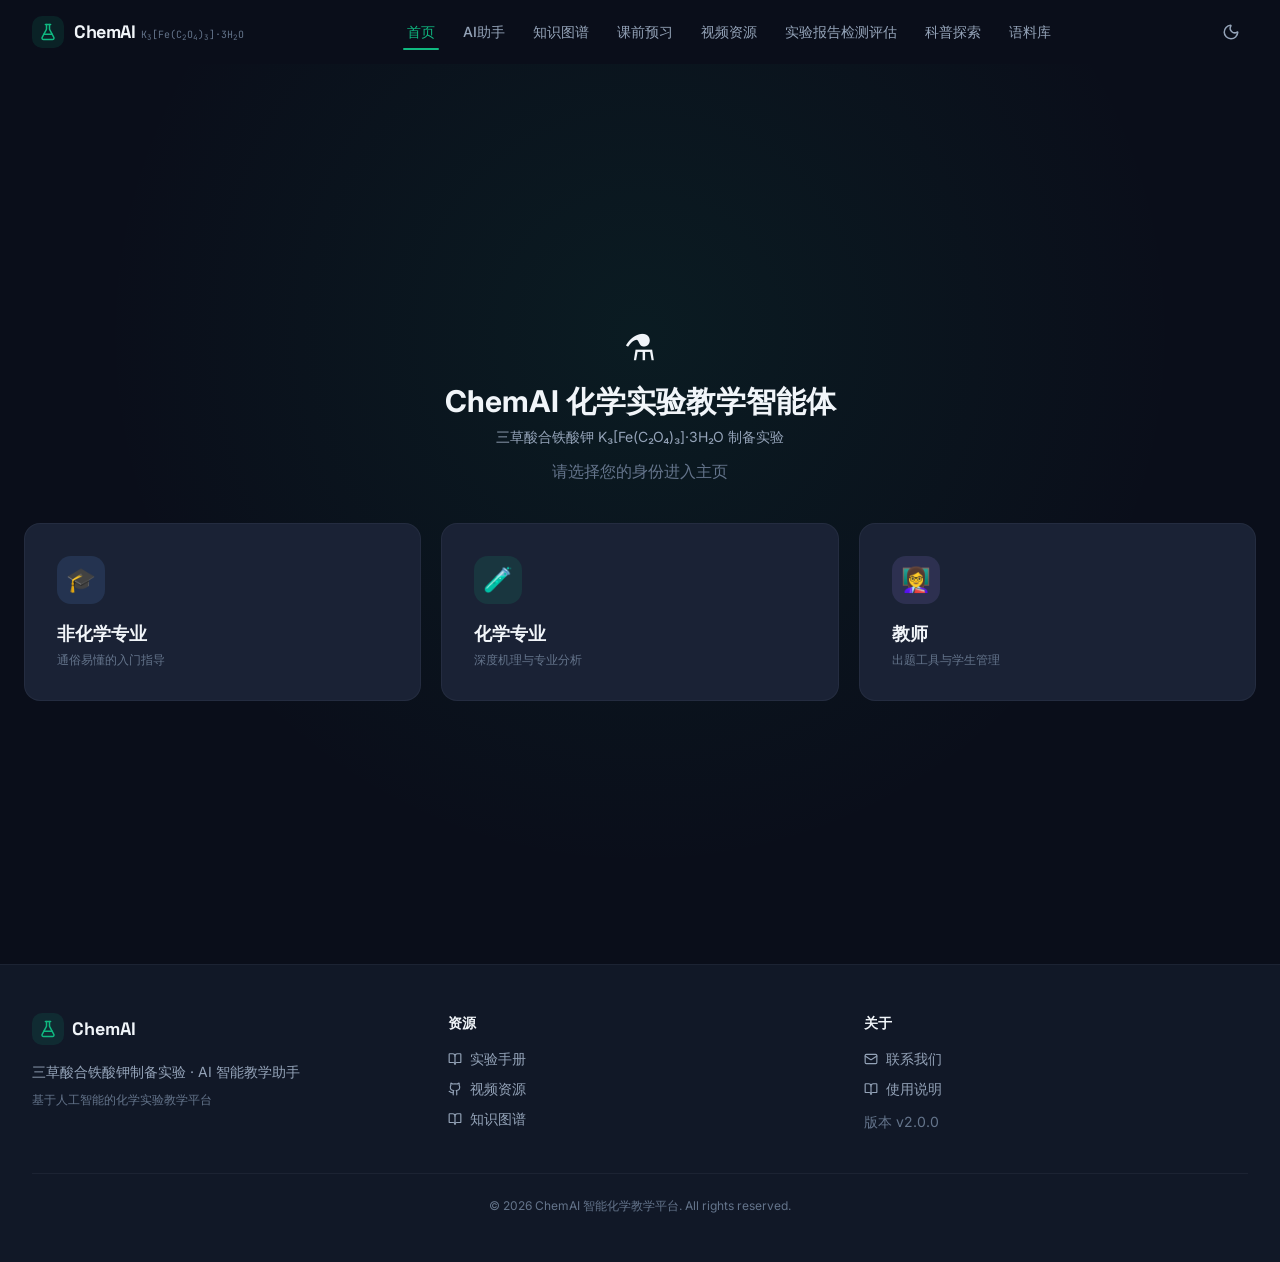
<file: index.html>
<!DOCTYPE html><html lang="zh-CN" data-theme="dark"><head>
    <meta charset="UTF-8"/>
    <meta name="viewport" content="width=device-width, initial-scale=1.0"/>
    <title>三草酸合铁酸钾实验教学AI智能体</title>
    <link rel="preconnect" href="https://fonts.loli.net"/>
    <link rel="preconnect" href="https://gstatic.loli.net" crossorigin=""/>
    <link href="https://fonts.loli.net/css2?family=Inter:wght@300;400;500;600;700&amp;family=JetBrains+Mono:wght@400;500&amp;family=Space+Grotesk:wght@500;600;700&amp;display=swap" rel="stylesheet"/>
    <script type="module" crossorigin="" src="./assets/index-B-pT4Snc.js"></script>
    <link rel="stylesheet" crossorigin="" href="./assets/index-DbDp5JQi.css"/>
  <script src="https://www.kimi.com/sdk-seed.js" defer=""></script></head>
  <body>
    <div id="root"></div>
  

</body></html>
</file>
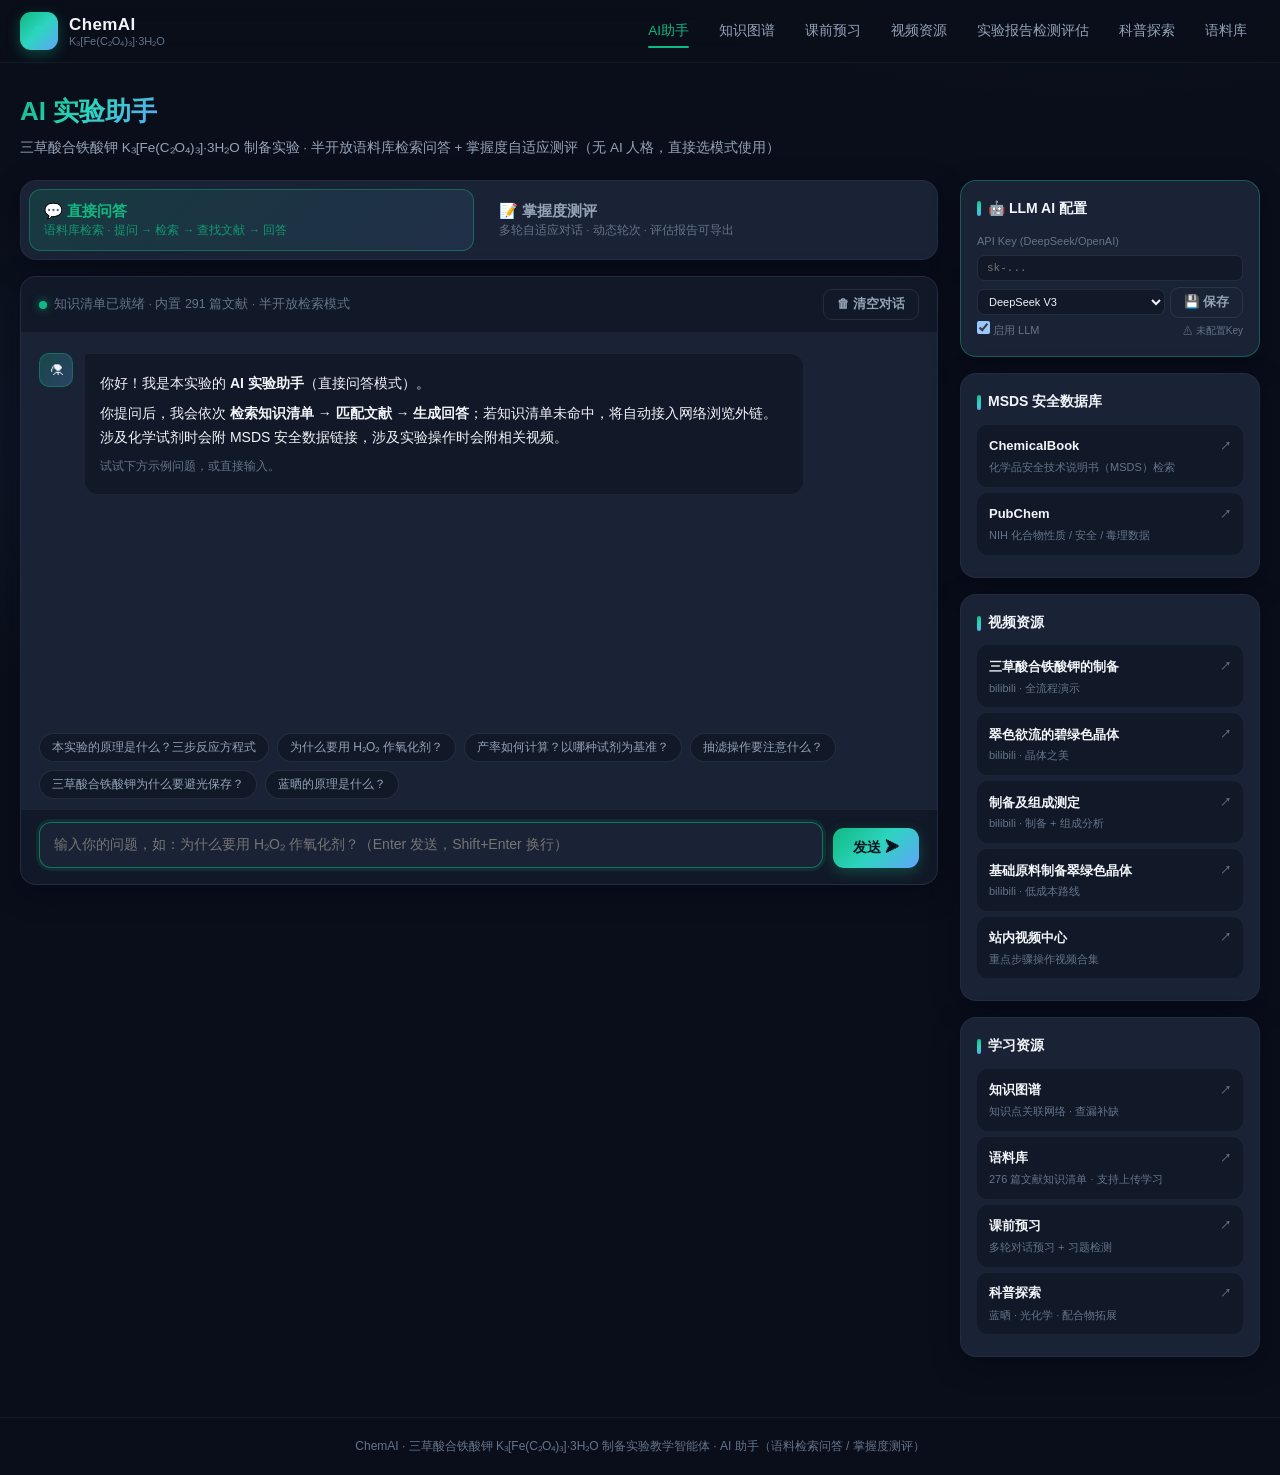
<file: assistant.html>
<!DOCTYPE html>
<html lang="zh-CN">
<head>
<meta charset="UTF-8">
<meta name="viewport" content="width=device-width, initial-scale=1.0">
<meta name="color-scheme" content="dark">
<title>AI 助手 · ChemAI 三草酸合铁酸钾制备实验</title>
<style>
:root{
  --bg:#0a0e1a; --bg2:#111827; --card:#1a2235; --hover:#243049;
  --em:#10b981; --teal:#2dd4bf; --purple:#a78bfa; --yellow:#fbbf24; --red:#f87171; --blue:#60a5fa;
  --t1:#f1f5f9; --t2:#94a3b8; --t3:#64748b;
  --bd:rgba(148,163,184,.08); --bd2:rgba(148,163,184,.15);
  --grad:linear-gradient(135deg,#10b981,#2dd4bf,#60a5fa);
  --shadow:0 8px 28px rgba(2,6,23,.45);
}
*{box-sizing:border-box;margin:0;padding:0}
html{scroll-behavior:smooth}
body{
  background:var(--bg); color:var(--t1); min-height:100vh;
  font-family:"PingFang SC","Hiragino Sans GB","Microsoft YaHei","Noto Sans SC",-apple-system,"Segoe UI",Roboto,sans-serif;
  font-size:15px; line-height:1.7;
  background-image:radial-gradient(900px 420px at 85% -10%,rgba(16,185,129,.08),transparent 60%),
                   radial-gradient(760px 420px at -10% 30%,rgba(96,165,250,.06),transparent 60%);
}
a{color:var(--teal);text-decoration:none}
a:hover{color:var(--em)}
::selection{background:rgba(16,185,129,.35)}
::-webkit-scrollbar{width:9px;height:9px}
::-webkit-scrollbar-thumb{background:#243049;border-radius:8px;border:2px solid var(--bg)}
::-webkit-scrollbar-track{background:transparent}

/* ===== 顶部导航 ===== */
.topbar{position:sticky;top:0;z-index:60;background:rgba(10,14,26,.86);backdrop-filter:blur(12px);border-bottom:1px solid var(--bd)}
.topbar-inner{max-width:1360px;margin:0 auto;padding:0 20px;height:62px;display:flex;align-items:center;gap:22px}
.brand{display:flex;align-items:center;gap:11px;flex-shrink:0}
.brand-ic{width:38px;height:38px;border-radius:11px;background:var(--grad);display:flex;align-items:center;justify-content:center;font-size:20px;box-shadow:0 4px 14px rgba(16,185,129,.35)}
.brand-tx{display:flex;flex-direction:column;line-height:1.25}
.brand-tx b{font-size:17px;color:var(--t1);letter-spacing:.4px}
.brand-tx i{font-style:normal;font-size:11px;color:var(--t3)}
.nav{display:flex;align-items:center;gap:4px;margin-left:auto;flex-wrap:wrap}
.nav a{position:relative;padding:8px 13px;font-size:13.5px;color:var(--t2);border-radius:9px;transition:.2s}
.nav a:hover{color:var(--t1);background:var(--hover)}
.nav a.on{color:var(--em)}
.nav a.on::after{content:"";position:absolute;left:13px;right:13px;bottom:2px;height:2px;border-radius:2px;background:var(--em)}
.nav-toggle{display:none;margin-left:auto;background:var(--card);border:1px solid var(--bd2);color:var(--t1);border-radius:9px;padding:7px 12px;font-size:16px;cursor:pointer}
@media (max-width:960px){
  .nav{display:none;position:absolute;top:62px;left:0;right:0;background:var(--bg2);border-bottom:1px solid var(--bd2);flex-direction:column;align-items:stretch;padding:10px 16px;gap:2px}
  .nav.open{display:flex}
  .nav a{padding:11px 13px}
  .nav-toggle{display:block}
}

/* ===== 布局 ===== */
.wrap{max-width:1360px;margin:0 auto;padding:26px 20px 60px}
.page-head{margin-bottom:20px;animation:fadeUp .5s ease both}
.page-head h1{font-size:26px;font-weight:700;background:var(--grad);-webkit-background-clip:text;background-clip:text;-webkit-text-fill-color:transparent;display:inline-block}
.page-head .sub{color:var(--t2);font-size:13.5px;margin-top:4px}
.grid{display:grid;grid-template-columns:minmax(0,1fr) 300px;gap:22px;align-items:start}
@media (max-width:1080px){.grid{grid-template-columns:1fr}}

/* ===== Tab ===== */
.tabs{display:flex;gap:10px;background:var(--card);border:1px solid var(--bd);border-radius:16px;padding:8px;margin-bottom:16px;box-shadow:var(--shadow)}
.tab{flex:1;border:1px solid transparent;background:transparent;color:var(--t2);border-radius:12px;padding:12px 14px;cursor:pointer;font-size:15px;font-weight:600;text-align:left;transition:.22s;display:flex;flex-direction:column;gap:2px;font-family:inherit}
.tab span{font-size:11.5px;font-weight:400;color:var(--t3)}
.tab:hover{background:var(--hover);color:var(--t1)}
.tab.on{background:linear-gradient(135deg,rgba(16,185,129,.16),rgba(45,212,191,.1),rgba(96,165,250,.1));border-color:rgba(16,185,129,.4);color:var(--em)}
.tab.on span{color:rgba(16,185,129,.75)}

/* ===== 面板与聊天 ===== */
.panel{background:var(--card);border:1px solid var(--bd);border-radius:16px;box-shadow:var(--shadow);overflow:hidden;animation:fadeUp .45s ease both}
.hidden{display:none!important}
.panel-bar{display:flex;align-items:center;gap:12px;padding:12px 18px;border-bottom:1px solid var(--bd);background:var(--bg2)}
.corpus-status{font-size:12.5px;color:var(--t3);display:flex;align-items:center;gap:7px;flex:1;min-width:0}
.corpus-status .dot{width:8px;height:8px;border-radius:50%;background:var(--yellow);flex-shrink:0}
.corpus-status.ok .dot{background:var(--em);box-shadow:0 0 8px rgba(16,185,129,.7)}
.corpus-status.bad .dot{background:var(--red)}
.chat{padding:20px 18px 10px;overflow-y:auto;min-height:400px;max-height:min(640px,calc(100vh - 360px));scroll-behavior:smooth}
.msg{display:flex;gap:11px;margin-bottom:18px;animation:fadeUp .35s ease both}
.msg .avatar{width:34px;height:34px;border-radius:10px;flex-shrink:0;display:flex;align-items:center;justify-content:center;font-size:17px}
.msg.ai .avatar{background:linear-gradient(135deg,rgba(16,185,129,.25),rgba(96,165,250,.25));border:1px solid rgba(16,185,129,.35)}
.msg.user{flex-direction:row-reverse}
.msg.user .avatar{background:var(--hover);border:1px solid var(--bd2)}
.bubble{max-width:min(86%,720px);padding:12px 15px;border-radius:14px;font-size:14px;word-break:break-word}
.msg.ai .bubble{background:var(--bg2);border:1px solid var(--bd);border-top-left-radius:4px}
.msg.user .bubble{background:linear-gradient(135deg,rgba(16,185,129,.85),rgba(45,212,191,.75));color:#04121b;font-weight:500;border-top-right-radius:4px}
.bubble h4{font-size:14px;color:var(--teal);margin:10px 0 6px}
.bubble h4:first-child{margin-top:0}
.bubble p{margin:6px 0}
.bubble ul,.bubble ol{margin:6px 0 6px 20px}
.bubble li{margin:3px 0}
.bubble .muted{color:var(--t3);font-size:12px}
.bubble code{background:rgba(96,165,250,.12);color:var(--blue);padding:1px 6px;border-radius:6px;font-size:12.5px;font-family:ui-monospace,Consolas,monospace}
.divider{border:none;border-top:1px dashed var(--bd2);margin:12px 0}
.ans-sec{margin:8px 0}
.ans-sec+.ans-sec{border-top:1px dashed var(--bd);padding-top:8px}
.faq-chip{font-family:inherit}

/* 检索流水线 */
.pipe{display:flex;flex-direction:column;gap:0;margin:2px 0 4px}
.pipe-step{display:flex;align-items:center;gap:10px;padding:5px 0;color:var(--t3);font-size:13px;transition:.25s}
.pipe-dot{width:22px;height:22px;border-radius:50%;border:2px solid var(--bd2);display:flex;align-items:center;justify-content:center;font-size:11px;flex-shrink:0;transition:.25s;background:var(--card)}
.pipe-step.active{color:var(--t1)}
.pipe-step.active .pipe-dot{border-color:var(--em);animation:pulse 1s infinite}
.pipe-step.done{color:var(--t2)}
.pipe-step.done .pipe-dot{border-color:var(--teal);background:rgba(45,212,191,.15);color:var(--teal)}
.pipe-meta{font-size:12px;color:var(--t3);margin:6px 0 2px;padding-left:32px}
.pipe-meta b{color:var(--em)}

/* 文献卡片 */
.doc-grid{display:grid;grid-template-columns:repeat(auto-fill,minmax(240px,1fr));gap:10px;margin-top:10px}
.doc-card{background:var(--card);border:1px solid var(--bd2);border-radius:12px;padding:11px 13px;transition:.2s;display:block}
.doc-card:hover{border-color:rgba(16,185,129,.45);background:var(--hover);transform:translateY(-2px)}
.doc-card .dc-top{display:flex;align-items:center;gap:7px;margin-bottom:5px}
.doc-card .dc-id{font-size:11px;color:var(--em);background:rgba(16,185,129,.12);border:1px solid rgba(16,185,129,.3);padding:0 7px;border-radius:20px;white-space:nowrap}
.doc-card .dc-sub{font-size:11px;color:var(--purple);background:rgba(167,139,250,.1);padding:0 7px;border-radius:20px;white-space:nowrap}
.doc-card .dc-up{font-size:11px;color:var(--yellow);background:rgba(251,191,36,.1);padding:0 7px;border-radius:20px;white-space:nowrap}
.doc-card .dc-title{font-size:13px;color:var(--t1);font-weight:600;line-height:1.45;margin-bottom:5px;display:-webkit-box;-webkit-line-clamp:2;-webkit-box-orient:vertical;overflow:hidden}
.doc-card .dc-row{font-size:11.5px;color:var(--t3);line-height:1.55}
.doc-card .dc-row b{color:var(--t2);font-weight:500}
.doc-card .dc-q{font-size:11.5px;color:var(--teal);margin-top:4px}
.doc-card .dc-path{font-size:10.5px;color:var(--t3);margin-top:5px;word-break:break-all;font-family:ui-monospace,Consolas,monospace;opacity:.75}
.score-bar{height:4px;border-radius:4px;background:var(--hover);margin-top:7px;overflow:hidden}
.score-bar i{display:block;height:100%;background:var(--grad);border-radius:4px}

/* 联动卡片 */
.link-card{border:1px solid var(--bd2);border-radius:12px;padding:11px 13px;margin-top:10px;background:linear-gradient(135deg,rgba(16,185,129,.06),rgba(96,165,250,.05))}
.link-card.warn{border-color:rgba(251,191,36,.35);background:linear-gradient(135deg,rgba(251,191,36,.07),rgba(248,113,113,.05))}
.link-card.safe{border-color:rgba(248,113,113,.3);background:linear-gradient(135deg,rgba(248,113,113,.06),rgba(251,191,36,.04))}
.link-card.video{border-color:rgba(96,165,250,.3);background:linear-gradient(135deg,rgba(96,165,250,.07),rgba(167,139,250,.05))}
.link-card h4{margin:0 0 8px!important;font-size:13.5px!important}
.link-card .lk{display:inline-flex;align-items:center;gap:6px;background:var(--card);border:1px solid var(--bd2);border-radius:9px;padding:6px 11px;font-size:12.5px;color:var(--t1);margin:3px 6px 3px 0;transition:.18s}
.link-card .lk:hover{border-color:var(--em);color:var(--em);transform:translateY(-1px)}
.link-card .lk small{color:var(--t3)}
.chem-row{display:flex;flex-wrap:wrap;align-items:center;gap:6px;padding:6px 0;border-top:1px dashed var(--bd)}
.chem-row:first-of-type{border-top:none}
.chem-row .cn{font-size:13px;font-weight:600;color:var(--yellow);min-width:130px}

/* chips / 快捷 */
.chips{display:flex;flex-wrap:wrap;gap:8px;padding:0 18px 10px}
.chip{font-size:12px;color:var(--t2);background:var(--bg2);border:1px solid var(--bd2);border-radius:20px;padding:5px 12px;cursor:pointer;transition:.18s}
.chip:hover{color:var(--em);border-color:rgba(16,185,129,.45);background:rgba(16,185,129,.08)}
.composer{display:flex;gap:10px;padding:12px 18px 16px;border-top:1px solid var(--bd);background:var(--bg2);align-items:flex-end}
.composer textarea{flex:1;resize:none;background:var(--card);border:1px solid var(--bd2);border-radius:12px;color:var(--t1);padding:11px 14px;font-size:14px;font-family:inherit;line-height:1.55;max-height:130px;outline:none;transition:.2s}
.composer textarea:focus{border-color:rgba(16,185,129,.55);box-shadow:0 0 0 3px rgba(16,185,129,.12)}
.btn{border:none;border-radius:11px;padding:11px 20px;font-size:14px;font-weight:600;cursor:pointer;transition:.2s;font-family:inherit;white-space:nowrap}
.btn.primary{background:var(--grad);color:#04121b;box-shadow:0 4px 14px rgba(16,185,129,.3)}
.btn.primary:hover{filter:brightness(1.1);transform:translateY(-1px)}
.btn.primary:disabled{opacity:.45;cursor:not-allowed;transform:none}
.btn.ghost{background:transparent;border:1px solid var(--bd2);color:var(--t2)}
.btn.ghost:hover{color:var(--t1);border-color:rgba(148,163,184,.4);background:var(--hover)}
.btn.warn{background:rgba(251,191,36,.12);border:1px solid rgba(251,191,36,.4);color:var(--yellow)}
.btn.warn:hover{background:rgba(251,191,36,.2)}
.btn.sm{padding:6px 13px;font-size:12.5px;border-radius:9px}
.quick{display:flex;gap:8px;padding:0 18px 10px;flex-wrap:wrap}

/* 测评进度 */
.assess-progress{flex:1;min-width:0}
.ap-txt{font-size:12.5px;color:var(--t2);margin-bottom:6px;display:flex;justify-content:space-between;gap:8px}
.ap-txt b{color:var(--em)}
.ap-bar{height:7px;border-radius:7px;background:var(--card);overflow:hidden;border:1px solid var(--bd)}
.ap-bar i{display:block;height:100%;width:0;background:var(--grad);border-radius:7px;transition:width .5s ease}

/* 打字动画 */
.typing{display:inline-flex;gap:5px;padding:4px 2px}
.typing i{width:7px;height:7px;border-radius:50%;background:var(--t3);animation:blink 1.2s infinite}
.typing i:nth-child(2){animation-delay:.2s}
.typing i:nth-child(3){animation-delay:.4s}

/* 报告 */
.report{background:var(--bg2);border:1px solid var(--bd2);border-radius:16px;padding:22px;margin:4px 18px 18px;animation:fadeUp .5s ease both}
.report h2{font-size:19px;margin-bottom:4px;background:var(--grad);-webkit-background-clip:text;background-clip:text;-webkit-text-fill-color:transparent}
.report .rp-sub{font-size:12px;color:var(--t3);margin-bottom:16px}
.rp-top{display:flex;gap:22px;align-items:center;flex-wrap:wrap;margin-bottom:18px}
.ring{position:relative;width:132px;height:132px;flex-shrink:0}
.ring svg{transform:rotate(-90deg)}
.ring .ring-txt{position:absolute;inset:0;display:flex;flex-direction:column;align-items:center;justify-content:center}
.ring .ring-txt b{font-size:30px;color:var(--t1)}
.ring .ring-txt span{font-size:11px;color:var(--t3)}
.rp-grade{font-size:15px}
.rp-grade .g-tag{display:inline-block;padding:3px 14px;border-radius:20px;font-weight:700;font-size:15px;margin-bottom:8px}
.g-ex{background:rgba(16,185,129,.15);color:var(--em);border:1px solid rgba(16,185,129,.4)}
.g-good{background:rgba(45,212,191,.13);color:var(--teal);border:1px solid rgba(45,212,191,.4)}
.g-mid{background:rgba(96,165,250,.13);color:var(--blue);border:1px solid rgba(96,165,250,.4)}
.g-pass{background:rgba(251,191,36,.13);color:var(--yellow);border:1px solid rgba(251,191,36,.4)}
.g-fail{background:rgba(248,113,113,.13);color:var(--red);border:1px solid rgba(248,113,113,.4)}
.rp-meta{font-size:12.5px;color:var(--t2);line-height:1.8}
.kp-row{margin:10px 0}
.kp-row .kp-head{display:flex;justify-content:space-between;font-size:13px;margin-bottom:5px;gap:10px}
.kp-row .kp-head b{color:var(--t1);font-weight:600}
.kp-row .kp-head .kp-val{color:var(--t2);white-space:nowrap}
.kp-bar{height:9px;border-radius:9px;background:var(--card);border:1px solid var(--bd);overflow:hidden}
.kp-bar i{display:block;height:100%;border-radius:9px;transition:width .8s ease}
.kp-comment{font-size:12px;color:var(--t3);margin-top:4px}
.rp-sec{margin-top:18px}
.rp-sec h3{font-size:14.5px;color:var(--teal);margin-bottom:8px}
.rp-sec ul{margin-left:18px;font-size:13px;color:var(--t2)}
.rp-sec li{margin:4px 0}
.rp-actions{display:flex;gap:10px;flex-wrap:wrap;margin-top:20px;padding-top:16px;border-top:1px dashed var(--bd2)}

/* 侧边栏 */
.col-side{display:flex;flex-direction:column;gap:16px;position:sticky;top:82px}
.side-card{background:var(--card);border:1px solid var(--bd);border-radius:16px;padding:16px;box-shadow:var(--shadow);animation:fadeUp .5s ease both}
.side-card h3{font-size:14px;margin-bottom:11px;display:flex;align-items:center;gap:7px}
.side-card h3::before{content:"";width:4px;height:15px;border-radius:3px;background:var(--grad)}
.side-link{display:flex;flex-direction:column;gap:1px;padding:9px 11px;border-radius:11px;border:1px solid transparent;transition:.18s;margin-bottom:6px;background:var(--bg2)}
.side-link:hover{background:var(--hover);border-color:var(--bd2)}
.side-link b{font-size:13px;color:var(--t1);font-weight:600;display:flex;justify-content:space-between;align-items:center;gap:6px}
.side-link b::after{content:"↗";color:var(--t3);font-size:11px}
.side-link span{font-size:11px;color:var(--t3)}
footer{border-top:1px solid var(--bd);padding:18px 20px;text-align:center;color:var(--t3);font-size:12px}

@keyframes fadeUp{from{opacity:0;transform:translateY(10px)}to{opacity:1;transform:none}}
@keyframes pulse{0%,100%{box-shadow:0 0 0 0 rgba(16,185,129,.45)}50%{box-shadow:0 0 0 6px rgba(16,185,129,0)}}
@keyframes blink{0%,80%,100%{opacity:.25;transform:translateY(0)}40%{opacity:1;transform:translateY(-3px)}}
@media (max-width:640px){
  .bubble{max-width:94%}
  .page-head h1{font-size:21px}
  .chat{max-height:none;min-height:320px}
  .composer{padding:10px 12px 13px}
}
</style>
</head>
<body>
<header class="topbar">
  <div class="topbar-inner">
    <a class="brand" href="index.html" title="返回首页">
      <span class="brand-ic">⚗</span>
      <span class="brand-tx"><b>ChemAI</b><i>K₃[Fe(C₂O₄)₃]·3H₂O</i></span>
    </a>
    <button class="nav-toggle" id="navToggle" aria-label="菜单">☰</button>
    <nav class="nav" id="topNav">
      <a class="on" href="assistant.html">AI助手</a>
      <a href="knowledge.html">知识图谱</a>
      <a href="prep.html">课前预习</a>
      <a href="index.html#/videos">视频资源</a>
      <a href="index.html#/report">实验报告检测评估</a>
      <a href="index.html#/explore">科普探索</a>
      <a href="corpus.html">语料库</a>
    </nav>
  </div>
</header>

<main class="wrap">
  <div class="page-head">
    <h1>AI 实验助手</h1>
    <p class="sub">三草酸合铁酸钾 K₃[Fe(C₂O₄)₃]·3H₂O 制备实验 · 半开放语料库检索问答 + 掌握度自适应测评（无 AI 人格，直接选模式使用）</p>
  </div>

  <div class="grid">
    <section class="col-main">
      <div class="tabs" role="tablist">
        <button class="tab on" data-mode="qa" role="tab">💬 直接问答<span>语料库检索 · 提问 → 检索 → 查找文献 → 回答</span></button>
        <button class="tab" data-mode="assess" role="tab">📝 掌握度测评<span>多轮自适应对话 · 动态轮次 · 评估报告可导出</span></button>
      </div>

      <!-- ========== Tab 1 直接问答 ========== -->
      <section id="panel-qa" class="panel">
        <div class="panel-bar">
          <div class="corpus-status" id="corpusStatus"><span class="dot"></span><span id="corpusStatusTxt">正在加载知识清单…</span></div>
          <button class="btn ghost sm" id="qaClear">🗑 清空对话</button>
        </div>
        <div class="chat" id="qaChat"></div>
        <div class="chips" id="qaChips"></div>
        <div class="composer">
          <textarea id="qaInput" rows="1" placeholder="输入你的问题，如：为什么要用 H₂O₂ 作氧化剂？（Enter 发送，Shift+Enter 换行）"></textarea>
          <button class="btn primary" id="qaSend">发送 ➤</button>
        </div>
      </section>

      <!-- ========== Tab 2 掌握度测评 ========== -->
      <section id="panel-assess" class="panel hidden">
        <div class="panel-bar">
          <div class="assess-progress">
            <div class="ap-txt"><span id="apTxt">知识点 <b>0/8</b> · 第 <b>0</b> 轮</span><span id="apHint">8 个知识点 · 权重满分 100 · 轮次 8~16 动态调整</span></div>
            <div class="ap-bar"><i id="apBar"></i></div>
          </div>
          <button class="btn warn sm" id="asFinish">⏹ 结束并生成报告</button>
        </div>
        <div class="chat" id="asChat"></div>
        <div class="quick" id="asQuick">
          <button class="btn ghost sm" id="asSkip">⏭ 跳过本题</button>
          <button class="btn ghost sm" id="asDontKnow">🤔 我不知道</button>
        </div>
        <div class="composer" id="asComposer">
          <textarea id="asInput" rows="1" placeholder="输入你的回答…"></textarea>
          <button class="btn primary" id="asSend">回答 ➤</button>
        </div>
        <div id="reportZone" class="hidden"></div>
      </section>
    </section>

    <!-- ========== 常驻外部资源面板 ========== -->
    <aside class="col-side">
	      <div class="side-card" id="llmConfig" style="border-color:rgba(16,185,129,.4)">
	        <h3>🤖 LLM AI 配置</h3>
	        <div style="margin-bottom:6px">
	          <label style="font-size:11px;color:var(--t3);display:block;margin-bottom:2px">API Key (DeepSeek/OpenAI)</label>
	          <input type="password" id="llmKeyInput" placeholder="sk-..." style="width:100%;padding:6px 9px;background:var(--bg2);border:1px solid var(--bd2);border-radius:7px;color:var(--t1);font-size:11px;font-family:monospace" />
	        </div>
	        <div style="display:flex;gap:5px;align-items:center">
	          <select id="llmModelSelect" style="flex:1;padding:5px 7px;background:var(--bg2);border:1px solid var(--bd2);border-radius:7px;color:var(--t1);font-size:11px">
	            <option value="deepseek-chat">DeepSeek V3</option>
	            <option value="deepseek-reasoner">DeepSeek R1</option>
	            <option value="gpt-4o">GPT-4o</option>
	            <option value="gpt-4o-mini">GPT-4o Mini</option>
	          </select>
	          <button class="btn ghost sm" id="llmSaveBtn" style="white-space:nowrap">💾 保存</button>
	        </div>
	        <div style="margin-top:4px;display:flex;align-items:center;gap:6px">
	          <label style="font-size:11px;color:var(--t3);cursor:pointer"><input type="checkbox" id="llmToggle" checked /> 启用 LLM</label>
	          <span id="llmStatus" style="font-size:10px;color:var(--t3);margin-left:auto"></span>
	        </div>
	      </div>


      <div class="side-card">
        <h3>MSDS 安全数据库</h3>
        <a class="side-link" href="https://www.chemicalbook.com/" target="_blank" rel="noopener"><b>ChemicalBook</b><span>化学品安全技术说明书（MSDS）检索</span></a>
        <a class="side-link" href="https://pubchem.ncbi.nlm.nih.gov/" target="_blank" rel="noopener"><b>PubChem</b><span>NIH 化合物性质 / 安全 / 毒理数据</span></a>
      </div>
      <div class="side-card">
        <h3>视频资源</h3>
        <a class="side-link" href="https://www.bilibili.com/video/BV18f4y1q7gy" target="_blank" rel="noopener"><b>三草酸合铁酸钾的制备</b><span>bilibili · 全流程演示</span></a>
        <a class="side-link" href="https://www.bilibili.com/video/BV1xe411v7T2" target="_blank" rel="noopener"><b>翠色欲流的碧绿色晶体</b><span>bilibili · 晶体之美</span></a>
        <a class="side-link" href="https://www.bilibili.com/video/BV1HT4y1w7BD" target="_blank" rel="noopener"><b>制备及组成测定</b><span>bilibili · 制备 + 组成分析</span></a>
        <a class="side-link" href="https://www.bilibili.com/video/BV1E14y1G76B" target="_blank" rel="noopener"><b>基础原料制备翠绿色晶体</b><span>bilibili · 低成本路线</span></a>
        <a class="side-link" href="index.html#/videos"><b>站内视频中心</b><span>重点步骤操作视频合集</span></a>
      </div>
      <div class="side-card">
        <h3>学习资源</h3>
        <a class="side-link" href="knowledge.html"><b>知识图谱</b><span>知识点关联网络 · 查漏补缺</span></a>
        <a class="side-link" href="corpus.html"><b>语料库</b><span>276 篇文献知识清单 · 支持上传学习</span></a>
        <a class="side-link" href="prep.html"><b>课前预习</b><span>多轮对话预习 + 习题检测</span></a>
        <a class="side-link" href="index.html#/explore"><b>科普探索</b><span>蓝晒 · 光化学 · 配合物拓展</span></a>
      </div>
    </aside>
  </div>
</main>

<footer>ChemAI · 三草酸合铁酸钾 K₃[Fe(C₂O₄)₃]·3H₂O 制备实验教学智能体 · AI 助手（语料检索问答 / 掌握度测评）</footer>

<script>
(function(){
'use strict';
/* ================= 工具 ================= */
const $=s=>document.querySelector(s), $$=s=>Array.from(document.querySelectorAll(s));
const esc=s=>String(s==null?'':s).replace(/[&<>"']/g,c=>({'&':'&amp;','<':'&lt;','>':'&gt;','"':'&quot;',"'":'&#39;'}[c]));
const enc=encodeURIComponent;
const delay=ms=>new Promise(r=>setTimeout(r,ms));
const SUBMAP={'₀':'0','₁':'1','₂':'2','₃':'3','₄':'4','₅':'5','₆':'6','₇':'7','₈':'8','₉':'9','⁻':'-','⁺':'+'};
const norm=s=>String(s||'').toLowerCase().replace(/[₀₁₂₃₄₅₆₇₈₉⁻⁺]/g,c=>SUBMAP[c]||c).replace(/\s+/g,'');
function lsGet(k,def){try{const v=localStorage.getItem(k);return v?JSON.parse(v):def;}catch(e){return def;}}
function lsSet(k,v){try{localStorage.setItem(k,JSON.stringify(v));return true;}catch(e){return false;}}
function lsDel(k){try{localStorage.removeItem(k);}catch(e){}}

/* ================= DeepSeek LLM 配置 ================= */
const LLM={
  enabled: lsGet('chemai_llm_enabled', true),
  apiKey: lsGet('chemai_llm_key', ''),
  endpoint: 'https://api.deepseek.com/v1/chat/completions',
  model: lsGet('chemai_llm_model', 'deepseek-chat')
};
function llmSave(){ lsSet('chemai_llm_enabled',LLM.enabled); lsSet('chemai_llm_key',LLM.apiKey); lsSet('chemai_llm_model',LLM.model); }
function llmInitUI(){
  const ki=$('#llmKeyInput'), ms=$('#llmModelSelect'), tg=$('#llmToggle'), sb=$('#llmSaveBtn'), st=$('#llmStatus');
  if(!ki)return;
  ki.value=LLM.apiKey||''; ms.value=LLM.model||'deepseek-chat'; tg.checked=LLM.enabled;
  function up(){ if(!LLM.enabled)st.textContent='⏸ 已禁用'; else if(!LLM.apiKey)st.textContent='⚠ 未配置Key'; else st.textContent='✅ LLM就绪'; }
  up();
  sb.addEventListener('click',()=>{ LLM.apiKey=ki.value.trim(); LLM.model=ms.value; LLM.enabled=tg.checked; llmSave(); up(); });
  tg.addEventListener('change',()=>{ LLM.enabled=tg.checked; llmSave(); up(); });
}
async function callLLM(question, context){
  const messages=[{role:'system', content:'你是 ChemAI 实验助手，专精于三草酸合铁(III)酸钾 K₃[Fe(C₂O₄)₃]·3H₂O 制备实验。请严格基于提供的参考知识库内容回答。如果参考内容不足，请说明。用中文回答，专业简洁。'}];
  if(context && context.trim()) messages.push({role:'system', content: '【参考知识库内容】\n'+context.slice(0,4000)});
  messages.push({role:'user', content: question});
  const resp=await fetch(LLM.endpoint, {method:'POST', headers:{'Content-Type':'application/json','Authorization':'Bearer '+LLM.apiKey}, body:JSON.stringify({model:LLM.model, messages, max_tokens:800, temperature:0.3})});
  if(!resp.ok){ const e=await resp.text(); throw new Error('API '+resp.status+': '+e.slice(0,200)); }
  const data=await resp.json();
  return data.choices[0].message.content;
}
function buildLLMContext(q){
  const parts=[];
  const faq=matchFAQ(q);
  if(faq){ parts.push('【FAQ: '+faq.title+'】\n'+stripHTML(faq.answer)+(faq.detail?'\n'+stripHTML(faq.detail):'')); }
  const {results}=searchCorpus(q, 3);
  if(results && results.length){
    for(const r of results.slice(0,2)){
      parts.push('【文献: '+r.e.title+'】\n'+(r.e.abstract||r.e.objects||''));
    }
  }
  return parts.join('\n\n');
}


/* ================= 语料库 ================= */
const Corpus={entries:[],total:0,subfields:[],loaded:false,uploaded:0};
async function loadCorpus(){
  let base=null;
  try{
    const res=await fetch('data/corpus.json',{cache:'no-store'});
    if(!res.ok) throw new Error('HTTP '+res.status);
    base=await res.json();
    Corpus.loaded=true;
  }catch(e){ Corpus.loaded=false; }
  const up=lsGet('chemai_corpus_uploaded',[]);
  const list=(base&&Array.isArray(base.entries))?base.entries.slice():[];
  Corpus.subfields=(base&&base.subfields)||[];
  if(Array.isArray(up)) up.forEach(u=>{ if(u&&u.title) list.push(u); });
  Corpus.entries=list;
  Corpus.total=base&&base.total?base.total:(base?list.length:0);
  Corpus.uploaded=Array.isArray(up)?up.filter(u=>u&&u.title).length:0;
  const st=$('#corpusStatus'),tx=$('#corpusStatusTxt');
  if(Corpus.loaded){
    st.className='corpus-status ok';
    tx.textContent='知识清单已就绪 · 内置 '+Corpus.total+' 篇文献'+(Corpus.uploaded?(' + 上传语料 '+Corpus.uploaded+' 篇'):'')+' · 半开放检索模式';
  }else{
    st.className='corpus-status bad';
    tx.textContent='语料库加载失败（file:// 直开时浏览器会拦截 fetch，请用 http 服务访问）；已降级为内置知识库'+(Corpus.uploaded?(' + 上传语料 '+Corpus.uploaded+' 篇'):'')+'。';
  }
}

/* ================= 检索：词典 / 实体识别 ================= */
const DOMAIN_TERMS=['三草酸合铁酸钾','三草酸合铁','草酸铁钾','草酸亚铁','莫尔盐','摩尔盐','硫酸亚铁铵','硫酸亚铁','过氧化氢','双氧水','草酸','乙二酸','草酸根','乙醇','硫酸','高锰酸钾','铁氰化钾','黄血盐','配位','配合物','络合物','配体','配离子','中心离子','结晶','重结晶','结晶水','抽滤','减压过滤','过滤','洗涤','沉淀','氧化','还原','氧化还原','滴定','配位滴定','产率','理论产量','误差','水浴','加热','温度','避光','见光','光解','光化学','感光','蓝晒','晒蓝','磁化率','磁性','稳定性','分解','热重','热分析','红外','光谱','表征','xrd','废液','安全','腐蚀','防护','仪器','装置','步骤','操作','制备','合成','方程式','纯度','组成测定','含量测定','终点','催化剂','晒图','柠檬酸铁铵','感光剂','剂量计','化学发光','单晶','翠绿色','绿色晶体','ph','氢氧化铁','氧化铁'];
const STOP_TERMS=['什么','怎么','如何','为什么','为何','哪些','多少','请问','一下','实验','的','了','吗','呢','吧','我们','你们','这个','那个','一个','需要','进行','通过','以及','因此','所以','时候','过程','注意','事项','介绍','简述','说明','讲讲','告诉','能否','可以','课件','教材','老师','同学','内容','知识','问题','解答','回答','帮助','谢谢','啥','怎麼','吗？','？','?'];
const CHEM_DB=[
 {name:'三草酸合铁酸钾',alias:['三草酸合铁酸钾','三草酸合铁','草酸铁钾','k3[fe(c2o4)3]','ferrioxalate','铁草酸钾'],pubchem:'potassium ferrioxalate'},
 {name:'草酸',alias:['草酸','乙二酸','h2c2o4','oxalic'],pubchem:'oxalic acid'},
 {name:'过氧化氢',alias:['过氧化氢','双氧水','h2o2','hydrogen peroxide'],pubchem:'hydrogen peroxide'},
 {name:'硫酸亚铁铵(莫尔盐)',alias:['莫尔盐','摩尔盐','硫酸亚铁铵','mohr'],pubchem:'ammonium iron(II) sulfate'},
 {name:'乙醇',alias:['乙醇','酒精','c2h5oh','ethanol'],pubchem:'ethanol'},
 {name:'硫酸',alias:['硫酸','h2so4','sulfuric'],pubchem:'sulfuric acid'},
 {name:'硫酸亚铁',alias:['硫酸亚铁','feso4','绿矾'],pubchem:'ferrous sulfate'},
 {name:'高锰酸钾',alias:['高锰酸钾','kmno4'],pubchem:'potassium permanganate'},
 {name:'铁氰化钾',alias:['铁氰化钾','k3[fe(cn)6]','赤血盐'],pubchem:'potassium ferricyanide'},
 {name:'氢氧化铁',alias:['氢氧化铁','fe(oh)3'],pubchem:'iron(III) hydroxide'}
];
const OP_TERMS=['制备','合成','过滤','抽滤','减压过滤','结晶','重结晶','洗涤','氧化','滴定','产率','蓝晒','操作','步骤','蒸发','加热','水浴','称量','溶解','干燥','装片','磁化率','测定','纯化','沉淀'];
const VIDEO_BV=[
 {t:'三草酸合铁酸钾的制备',u:'https://www.bilibili.com/video/BV18f4y1q7gy'},
 {t:'翠色欲流的碧绿色晶体·三草酸合铁酸钾的制备',u:'https://www.bilibili.com/video/BV1xe411v7T2'},
 {t:'三草酸合铁(Ⅲ)酸钾的制备及组成测定',u:'https://www.bilibili.com/video/BV1HT4y1w7BD'},
 {t:'用基础的原料制备美丽的翠绿色晶体',u:'https://www.bilibili.com/video/BV1E14y1G76B'}
];

const SYN_GROUPS=[['抽滤','减压过滤','吸滤','布氏漏斗'],['蓝晒','晒蓝','晒图','cyanotype'],['磁化率','磁性','磁天平'],['产率','理论产量','百分产率'],['结晶','析晶','晶体析出'],['莫尔盐','摩尔盐','硫酸亚铁铵'],['过氧化氢','双氧水','h2o2','hydrogen peroxide'],['草酸','乙二酸','h2c2o4'],['三草酸合铁酸钾','草酸铁钾','k3[fe(c2o4)3]','ferrioxalate'],['滴定','高锰酸钾滴定','氧化还原滴定'],['避光','见光','光解','光化学','感光'],['配合物','络合物','配位化合物']];
function extractTerms(q){
  const nq=norm(q),terms=new Set(),strong=new Set();
  const addS=t=>{t=norm(t);if(t&&t.length>=2){terms.add(t);strong.add(t);}};
  DOMAIN_TERMS.forEach(t=>{if(nq.includes(norm(t)))addS(t);});
  // 化学实体/同义词扩展：命中一个别名 ⇒ 同组全部别名都作为检索词
  CHEM_DB.forEach(c=>{if(c.alias.some(a=>nq.includes(norm(a))))c.alias.forEach(a=>addS(a));});
  SYN_GROUPS.forEach(g=>{if(g.some(a=>nq.includes(norm(a))))g.forEach(a=>addS(a));});
  (q.toLowerCase().match(/[a-z0-9\[\]\(\)\+\-\.]{2,}/g)||[]).forEach(w=>{if(!STOP_TERMS.includes(w)){terms.add(w);if(/[a-z]/.test(w))strong.add(w);}});
  (q.match(/[\u4e00-\u9fa5]{2,}/g)||[]).forEach(run=>{
    if(run.length<=4 && !STOP_TERMS.includes(run)){terms.add(run);if(run.length>=3)strong.add(run);}
    for(let i=0;i<run.length-1;i++){const g=run.slice(i,i+2);if(!STOP_TERMS.includes(g))terms.add(g);}
    for(let i=0;i<run.length-2;i++){const g=run.slice(i,i+3);if(!STOP_TERMS.includes(g)){terms.add(g);strong.add(g);}}
  });
  const filt=a=>a.filter(t=>t&&t.length>=2&&!STOP_TERMS.includes(t));
  return {all:filt(Array.from(terms)),strong:new Set(filt(Array.from(strong)))};
}
function detectChems(q){const nq=norm(q);return CHEM_DB.filter(c=>c.alias.some(a=>nq.includes(norm(a))));}
function detectOps(q){const nq=norm(q);return OP_TERMS.filter(o=>nq.includes(norm(o)));}

function searchCorpus(q,topN){
  const {all,strong}=extractTerms(q);
  if(!all.length||!Corpus.entries.length) return {terms:all,results:[]};
  const nq=norm(q);
  const boosts=CONCEPT_BOOST.filter(b=>b.keys.some(k=>nq.includes(norm(k))));
  const out=[];
  for(const e of Corpus.entries){
    const f={
      title:norm(e.title),subfield:norm(e.subfield),objects:norm(e.objects),methods:norm(e.methods),
      questions:norm((e.questions||[]).join('|')),content:norm(e.content||''),abstract:norm(e.abstract||'')
    };
    let s=0,sh=false;const hit=new Set();
    for(const t of all){
      let w=0;
      if(f.questions.includes(t))w=Math.max(w,10);
      if(f.title.includes(t))w=Math.max(w,6);
      if(f.content&&f.content.includes(t))w=Math.max(w,6);
      if(f.objects.includes(t)||f.methods.includes(t))w=Math.max(w,4);
      if(f.abstract.includes(t))w=Math.max(w,4);
      if(f.subfield.includes(t))w=Math.max(w,3);
      if(w>0){s+=w;hit.add(t);if(strong.has(t))sh=true;}
    }
    for(const b of boosts){ if(f.subfield===norm(b.sub)){ s+=b.bonus; sh=true; hit.add('领域:'+b.sub);} }
    if(s>0) out.push({e,score:s,hit:Array.from(hit),strongHit:sh});
  }
  out.sort((a,b)=>b.score-a.score);
  return {terms:all,results:out.slice(0,topN||6)};
}
const HIT_THRESHOLD=6;
/* 概念→子领域加权：通用概念词难直接命中文献标题，映射到对应子领域 */
const CONCEPT_BOOST=[
 {keys:['原理','方程式','制备','合成','反应','步骤','流程','怎么做','操作'],sub:'合成制备',bonus:8},
 {keys:['产率','测定','含量','纯度','组成','滴定'],sub:'分析测定',bonus:8},
 {keys:['蓝晒','晒图','感光','cyanotype'],sub:'蓝晒工艺',bonus:8},
 {keys:['光化学','光解','光致还原','见光','避光'],sub:'光化学应用',bonus:8},
 {keys:['磁化率','磁性','磁天平'],sub:'磁性研究',bonus:8},
 {keys:['莫尔盐','摩尔盐','硫酸亚铁铵'],sub:'摩尔盐相关',bonus:8},
 {keys:['热分解','热重','热分析','差热'],sub:'热化学分析',bonus:8}
];

/* ================= 内置问答知识库（常见问题 30 条 · 每条含核心解答+原理细节） ================= */
const FAQ=[
 {keys:['原理','实验原理','三步反应','反应方程式','机理','反应过程','方程式'],ents:['莫尔盐','三草酸合铁酸钾','草酸亚铁'],title:'实验原理：三步反应方程式与机理',q:'本实验的原理是什么？三步反应方程式？',knode:'三步反应原理',subfield:'合成制备',
  answer:'<b>核心路线为"沉淀 → 氧化 → 配位"三步（外加乙醇促结晶）。</b>以莫尔盐为铁源，先把 Fe²⁺ 沉淀为黄色 FeC₂O₄·2H₂O 以除去 NH₄⁺、SO₄²⁻ 等杂质，再用 H₂O₂ 把 Fe(Ⅱ) 氧化为 Fe(Ⅲ)，最后与 C₂O₄²⁻ 螯合成 [Fe(C₂O₄)₃]³⁻，加乙醇、暗处冷却结晶得翠绿色 K₃[Fe(C₂O₄)₃]·3H₂O。"先沉淀后氧化"的设计使产品纯度高、晶形好。',
  detail:'<p>① 沉淀反应：<code>(NH₄)₂Fe(SO₄)₂·6H₂O + H₂C₂O₄ → FeC₂O₄·2H₂O↓(黄) + (NH₄)₂SO₄ + H₂SO₄ + 4H₂O</code></p><p>② 氧化反应（40℃ 水浴）：<code>6FeC₂O₄·2H₂O + 3H₂O₂ + 6K₂C₂O₄ → 4K₃[Fe(C₂O₄)₃] + 2Fe(OH)₃↓ + 12H₂O</code></p><p>③ 配位溶解：<code>2Fe(OH)₃ + 3H₂C₂O₄ + 3K₂C₂O₄ → 2K₃[Fe(C₂O₄)₃] + 6H₂O</code></p><p>机理要点：H₂O₂ 在酸性介质中将 Fe²⁺ 氧化为 Fe³⁺；C₂O₄²⁻ 为双齿配体，与 Fe³⁺ 形成 3 个五元螯合环（螯合效应），配离子稳定性高；再加乙醇降低溶解度并吸收 3 分子结晶水析出产品。</p>'},
 {keys:['过氧化氢','双氧水','h2o2','氧化剂','滴加速度','慢慢滴加'],ents:['过氧化氢'],title:'H₂O₂ 的优点与滴加速度控制',q:'为什么用 H₂O₂ 作氧化剂？滴加速度为何要慢？',knode:'氧化剂选择与滴加速度',subfield:'合成制备',
  answer:'选 H₂O₂ 有两大优点：① 氧化能力足够——酸性介质中 φ°(H₂O₂/H₂O)=+1.77 V，可把 Fe²⁺ 定量氧化为 Fe³⁺；② <b>还原产物是 H₂O，不引入任何杂质离子</b>（KMnO₄、HNO₃、Cl₂ 会分别引入 Mn²⁺、NO₃⁻、Cl⁻），过量部分可加热分解除去：<code>2H₂O₂ → 2H₂O + O₂↑</code>，是典型的"绿色氧化剂"。',
  detail:'<p>滴加速度必须<b>缓慢（逐滴、约每秒 1 滴）并持续搅拌</b>：① 氧化放热剧烈并放出气体，过快易暴沸飞溅；② 局部高浓度 H₂O₂ 在 Fe³⁺ 催化下自分解，利用率下降、造成氧化不完全（残留黄色 FeC₂O₄）；③ 全程保持 40℃ 左右水浴，气泡剧烈时暂停滴加。氧化完全后微沸 2~3 min 除尽过量 H₂O₂，否则它会继续氧化 C₂O₄²⁻ 配体，降低产率与纯度。</p>'},
 {keys:['蒸干','蒸发','浓缩至干','能否蒸干','蒸结晶'],ents:['三草酸合铁酸钾','乙醇','蒸干'],title:'为什么不能蒸干溶液获得晶体',q:'能否把溶液蒸干得到晶体？',knode:'结晶方式选择',subfield:'合成制备',
  answer:'<b>不能蒸干。</b>原因有三：① K₃[Fe(C₂O₄)₃]·3H₂O 受热易失去结晶水并使配离子分解；② 产物对光敏感，长时间加热浓缩会加速变质；③ 蒸干会把母液中残留的 K₂C₂O₄、H₂C₂O₄ 等杂质一并析出，产品不纯。正确做法是向翠绿色清液中加入适量无水乙醇，暗处冷却（冰水浴更佳）静置结晶。',
  detail:'<p>原理：产物易溶于水、难溶于乙醇，加入乙醇降低溶剂极性，溶解度显著下降而析出（溶剂置换/盐析效应）；低温进一步降低溶解度、提高产率。析晶慢时可用玻璃棒轻擦杯壁或投入晶种诱导。析晶完全后抽滤，少量乙醇洗涤 2~3 次，室温<b>避光</b>晾干——全程避免加热蒸发与强光直射，这是结晶操作的核心纪律。</p>'},
 {keys:['洗涤','洗沉淀','除杂','杂质','洗去'],ents:['乙醇','洗涤'],title:'沉淀与晶体的洗涤：洗去什么杂质',q:'沉淀和晶体如何洗涤？洗去什么杂质？',knode:'洗涤与除杂',subfield:'合成制备',
  answer:'两个阶段的洗涤目的不同。① <b>FeC₂O₄ 黄色沉淀</b>：用热蒸馏水洗涤 2~3 次（倾析或抽滤），洗去吸附的 (NH₄)₂SO₄、H₂SO₄ 及过量 H₂C₂O₄，即除尽 SO₄²⁻、NH₄⁺ 等可溶性离子；热水洗涤可减少沉淀胶溶损失。② <b>产物晶体</b>：用少量无水乙醇（或 1:1 乙醇-丙酮）少量多次淋洗。',
  detail:'<p>晶体用乙醇洗涤的原因：产物在水中溶解度较大、在乙醇中溶解度小，既能洗去表面残留的 K₂C₂O₄、H₂C₂O₄ 母液杂质，又把溶解损失降到最低。每次用量刚浸没晶体即可，洗 2~3 次；判断洗净：洗液接近无色。<b>洗涤液用量过大是产率偏低的常见原因</b>，务必"少量多次"。</p>'},
 {keys:['直接制备','三价铁盐','fecl3','硝酸铁','硫酸铁','直接用铁盐','fe(iii)'],ents:['三草酸合铁酸钾'],title:'Fe³⁺ 盐直接制备与本实验更佳方法',q:'能否用 Fe³⁺ 盐直接制备？哪种方法更好？',knode:'制备路线比较',subfield:'合成制备',
  answer:'理论上可用 FeCl₃、Fe(NO₃)₃ 等 Fe(Ⅲ) 盐与 K₂C₂O₄ 直接配位制备，但<b>不是更佳方法</b>：Fe³⁺ 极易水解（pH 稍高即生成 Fe(OH)₃ 浑浊），需在较强酸性条件下操作，配位速率慢，产品纯度与晶形都较差。',
  detail:'<p>本实验的"Fe(Ⅱ) 沉淀—氧化—配位"路线更优：① FeC₂O₄ 沉淀本身就是一次纯化，可除去 NH₄⁺、SO₄²⁻ 等杂质离子；② 莫尔盐中 Fe(Ⅱ) 组成稳定、易于准确定量（兼作产率基准）；③ 氧化与配位同步进行，转化完全、晶体形貌好；④ 一条路线同时训练沉淀、氧化还原、配位三类反应和抽滤、结晶等操作，教学价值更高。直接法可作为课后对比拓展思考。</p>'},
 {keys:['逐滴','滴加草酸','草酸过量','过量','慢慢加入草酸'],ents:['草酸'],title:'草酸的过量控制与逐滴加入',q:'草酸为什么要逐滴加入？过量有什么影响？',knode:'草酸用量与滴加方式',subfield:'合成制备',
  answer:'草酸身兼<b>沉淀剂与配位剂</b>两职，用量应"略过量但受控"：不足则 FeC₂O₄ 沉淀或 Fe(OH)₃ 溶解不完全、转化率和产率下降；过量太多则母液残留大量 C₂O₄²⁻/H₂C₂O₄，难以洗净，且易与产品共析出影响纯度。',
  detail:'<p>逐滴加入（并搅拌）的目的：① 控制反应速率与 pH，防止局部 C₂O₄²⁻ 过浓而析出草酸钾等副产物；② 让 Fe(OH)₃ 逐步溶解、Fe³⁺ 充分配位，避免沉淀包裹未反应物；③ 便于观察终点——滴加至红褐色恰好消失、溶液呈清澈翠绿色即停。氧化/配位阶段保持 40℃ 左右水浴；配位完全后先微沸除尽过量 H₂O₂，再补加草酸调节。</p>'},
 {keys:['产率','理论产量','基准','百分产率','计算'],ents:['莫尔盐','产率'],title:'产率计算的基准试剂与公式',q:'产率如何计算？以哪种试剂为基准？',knode:'产率计算与基准试剂',subfield:'分析测定',
  answer:'产率 = 实际产量 ÷ 理论产量 × 100%。本实验以<b>莫尔盐 (NH₄)₂Fe(SO₄)₂·6H₂O</b> 为基准试剂（限量试剂）：H₂C₂O₄、K₂C₂O₄、H₂O₂ 均过量，且 Fe 原子全程守恒，1 mol 莫尔盐理论上生成 1 mol K₃[Fe(C₂O₄)₃]·3H₂O。',
  detail:'<p>M(莫尔盐)=392.14 g/mol，M(产物)=491.24 g/mol，故 <code>理论产量 = m(莫尔盐) × 491.24 ÷ 392.14</code>。例如称取 5.00 g 莫尔盐，理论产量约 6.26 g。注意：① 产物必须<b>干燥至恒重</b>再称量，否则残留乙醇/水分使结果虚高（甚至 >100%）；② 若改变投料（如用自制 FeC₂O₄），应按 Fe 守恒重新确定限量试剂作为基准。</p>'},
 {keys:['稳定性','稳定','影响因素','容易分解','变质'],ents:['三草酸合铁酸钾','稳定性'],title:'配合物稳定性的影响因素',q:'影响配合物稳定性的因素有哪些？',knode:'配合物稳定性',subfield:'综合研究',
  answer:'主要有三类因素。① <b>光</b>：[Fe(C₂O₄)₃]³⁻ 见光发生光化学还原（Fe³⁺→Fe²⁺，C₂O₄²⁻ 被氧化为 CO₂），是最主要因素；② <b>热</b>：受热先失结晶水、继而配离子分解；③ <b>pH</b>：强酸使 C₂O₄²⁻ 质子化导致配离子解离，强碱则生成 Fe(OH)₃ 沉淀。',
  detail:'<p>此外，湿度与杂质（某些金属离子催化分解）也会影响存放稳定性。因此产品应密封于<b>棕色瓶</b>、置于干燥器（硅胶或无水 CaCl₂）中低温避光保存，取用后及时盖紧。反过来看，"怕光"正是它的用途：蓝晒感光剂与光化学剂量计利用的正是这一光化学还原特性——稳定性与应用是同一性质的两面。</p>'},
 {keys:['草酸','草酸的作用','草酸起什么作用','加草酸','饱和草酸','草酸用途'],ents:['草酸'],title:'草酸在实验中的三重作用',q:'草酸在实验中起什么作用？',knode:'草酸的双重作用',subfield:'合成制备',
  answer:'草酸在本实验中有三重作用：① <b>沉淀剂</b>：与莫尔盐反应生成黄色 FeC₂O₄·2H₂O 沉淀，实现 Fe 的富集与初步纯化；② <b>配位剂</b>：C₂O₄²⁻ 是双齿配体，与 Fe³⁺ 形成三个五元环的稳定螯合配离子 [Fe(C₂O₄)₃]³⁻；③ <b>溶解剂</b>：氧化阶段生成的 Fe(OH)₃ 需加草酸溶解并转化为配离子。',
  detail:'<p>草酸为二元中强酸（pKa₁≈1.25，pKa₂≈4.27），兼具酸性与配位能力；其还原性还使它能被 KMnO₄ 定量氧化（组成测定中测定 C₂O₄²⁻ 含量的依据）。注意草酸及其盐<b>有毒</b>，避免皮肤长时间接触，称量后洗手。用量一般略过量：沉淀阶段保证 Fe²⁺ 沉淀完全，配位阶段滴加至沉淀恰好溶解即可。</p>'},
 {keys:['煮沸','加热煮沸','除去过量','为什么煮沸','微沸'],ents:['过氧化氢','煮沸'],title:'氧化完全后煮沸的目的',q:'氧化完全后为什么要煮沸？',knode:'除去过量H₂O₂',subfield:'合成制备',
  answer:'煮沸的目的是<b>除尽过量的 H₂O₂</b>：<code>2H₂O₂ → 2H₂O + O₂↑</code>。若残留 H₂O₂，后续会缓慢氧化 C₂O₄²⁻ 配体（放出 CO₂），使配体浓度下降、配离子解离，导致产率与纯度降低，存放时还会继续分解变色。',
  detail:'<p>操作要点：氧化完全（沉淀呈红褐色、黄色消失）后保持<b>微沸 2~3 min</b> 即可，切忌大火久煮或蒸干——长时间沸腾会使配离子受热分解。检验是否除尽：用 KI-淀粉试纸蘸取溶液，不变蓝即说明 H₂O₂ 已除尽。煮沸后再滴加饱和草酸至红褐色沉淀恰好溶解，得到翠绿色清液进入结晶步骤。</p>'},
 {keys:['乙醇','酒精','加乙醇','无水乙醇'],ents:['乙醇'],title:'乙醇在实验中的两个作用',q:'乙醇在实验中起什么作用？',knode:'乙醇的双重作用',subfield:'合成制备',
  answer:'乙醇有两个作用。① <b>促进结晶</b>：K₃[Fe(C₂O₄)₃]·3H₂O 易溶于水、难溶于乙醇，向翠绿色母液中加入无水乙醇可降低溶剂极性，使产物溶解度大幅下降而充分析出，提高产率；② <b>洗涤除杂</b>：用少量乙醇洗涤晶体，可洗去表面残留的 K₂C₂O₄、H₂C₂O₄ 等可溶性杂质，且产物溶解损失小。',
  detail:'<p>使用要点：乙醇要"适量"——母液与乙醇体积比约 1:1 即可，过多会造成浪费并可能夹带杂质析出；洗涤时少量多次（每次刚浸没晶体，2~3 次）。乙醇易燃，操作时远离明火、保持通风；含乙醇的洗涤废液倒入有机废液桶回收，不可直接排入下水道。</p>'},
 {keys:['避光','见光','光解','感光','棕色瓶','光照'],ents:['三草酸合铁酸钾','避光'],title:'为什么必须避光保存',q:'三草酸合铁酸钾为什么要避光保存？',knode:'光化学还原',subfield:'光化学应用',
  answer:'因为 [Fe(C₂O₄)₃]³⁻ 具有<b>光敏性</b>：光照下发生分子内氧化还原——Fe³⁺ 被还原为 Fe²⁺，C₂O₄²⁻ 被氧化分解：<code>2[Fe(C₂O₄)₃]³⁻ + hν → 2Fe²⁺ + 5C₂O₄²⁻ + 2CO₂↑</code>。翠绿色晶体见光会逐渐变黄、分解失效，因此制备过程要避免强光直射，产品用棕色瓶避光保存。',
  detail:'<p>该光化学反应量子产率稳定、可定量进行，所以三草酸合铁酸钾（盐）被用作<b>光化学剂量计（actinometer）</b>测定光强，也是蓝晒工艺的感光基础。实验操作建议：结晶与存放时用黑纸包裹或置于暗处，产品放棕色瓶并置于干燥器中，低温保存效果更佳。这也是课后思考题的高频考点。</p>'},
 {keys:['翠绿色','为什么绿色','颜色成因','d-d跃迁','dd跃迁','晶体场','颜色'],ents:['三草酸合铁酸钾','翠绿色'],title:'翠绿色成因与 d-d 跃迁',q:'产物为什么呈翠绿色？与 d-d 跃迁有何关系？',knode:'配离子颜色与晶体场',subfield:'结构表征',
  answer:'翠绿色来自配离子 [Fe(C₂O₄)₃]³⁻ 的 <b>d-d 跃迁</b>。Fe³⁺ 为 3d⁵ 构型，在 6 个 O 原子构成的八面体晶体场中，d 轨道分裂为能量较低的 t₂g 与较高的 eg 两组；电子吸收可见光中特定波长的光在分裂轨道间跃迁，透过/反射其互补色，故呈现翠绿色。',
  detail:'<p>C₂O₄²⁻ 属弱场配体，Fe³⁺ 为高自旋 d⁵（5 个未成对电子），其 d-d 跃迁属自旋禁阻、吸收较弱，因此颜色不像低价金属配合物那样浓艳。颜色是配位环境的"指纹"：水合 Fe³⁺（淡紫，水解显黄）、Fe(OH)₃（红褐）、[Fe(C₂O₄)₃]³⁻（翠绿）颜色各异——实验中可凭颜色直观判断反应进程与配位是否完全。</p>'},
 {keys:['磁化率','磁性','磁天平','古埃','高自旋','未成对电子'],ents:['磁化率','三草酸合铁酸钾'],title:'磁化率测定原理与计算',q:'如何用磁化率测定研究产物？',knode:'磁化率与未成对电子',subfield:'磁性研究',
  answer:'产物中 Fe³⁺ 为高自旋 d⁵ 构型，含 <b>5 个未成对电子</b>，呈顺磁性，可用古埃磁天平（Gouy balance）测定磁化率。由单位质量磁化率换算摩尔磁化率 χM，再求有效磁矩 μeff，即可推算未成对电子数 n，验证 Fe 的氧化态与电子构型。',
  detail:'<p>计算关系：<code>μeff = 2.828√(χM·T)（单位 B.M.）</code>，<code>μeff = √(n(n+2))</code>。高自旋 Fe³⁺ 理论值 μeff = √(5×7) ≈ 5.92 B.M.，实验值接近即验证 d⁵ 高自旋构型与 +3 氧化态。操作要点：样品需干燥研细、装管均匀紧实、先测空管背底再测样品。这是结构化学表征的经典教学实验，配套文献见语料库「磁性研究」子领域。</p>'},
 {keys:['红外','ir','光谱','特征峰','吸收峰'],ents:['红外','草酸'],title:'红外光谱的特征吸收',q:'产物的红外光谱有哪些特征吸收？',knode:'红外光谱表征',subfield:'结构表征',
  answer:'K₃[Fe(C₂O₄)₃]·3H₂O 的红外光谱可确认配位与结晶水：① <b>约 3400 cm⁻¹</b> 的宽强峰为结晶水 O-H 伸缩振动（约 1600 cm⁻¹ 处为 H-O-H 弯曲）；② 草酸根配位后 <b>νas(C=O) 约 1710~1680 cm⁻¹</b>，较游离草酸根红移，是 C₂O₄²⁻ 与 Fe³⁺ 配位的标志。',
  detail:'<p>其余特征：νs(C-O) 约 1400 与 1270 cm⁻¹；δ(O-C-O) 与 ν(C-C) 约 900~800 cm⁻¹；<b>ν(Fe-O) 出现在 500~570 cm⁻¹</b> 低频区，直接证明 Fe-O 配位键形成。制样常用 KBr 压片，注意避光并快速测定以防光解。与原料（莫尔盐、草酸）谱图对比各峰位移，是验证配位反应的直观证据。</p>'},
 {keys:['热重','tga','热分析','差热','结晶水测定','失水'],ents:['热重','结晶水'],title:'热重分析（TGA）能说明什么',q:'热重分析能得到什么信息？',knode:'热重与结晶水',subfield:'热化学分析',
  answer:'热重分析（TGA）可验证结晶水含量与热稳定性。K₃[Fe(C₂O₄)₃]·3H₂O 的失重分阶段：第一阶段（约 100~200℃）失去 <b>3 分子结晶水，失重约 11%</b>（理论值 3×18.02/491.24≈11.0%），实测与化学式吻合即证明是三水合物。',
  detail:'<p>继续升温（约 250~400℃）草酸根分解，放出 CO、CO₂，失重明显；更高温度最终残留氧化铁与碳酸钾等固体残渣。由各台阶失重百分比可推算组成、判断纯度（杂质会使平台漂移）；配合 DSC/DTA 还可观察脱水与分解的吸放热峰。热重同时从反面说明：产品<b>不可加热干燥、更不可蒸干</b>。</p>'},
 {keys:['蓝晒','晒蓝','晒图','cyanotype','普鲁士蓝'],ents:['蓝晒'],title:'蓝晒的原理与操作',q:'蓝晒的原理是什么？怎么操作？',knode:'蓝晒工艺',subfield:'蓝晒工艺',
  answer:'蓝晒（Cyanotype）利用铁盐的光化学：感光层中的 Fe³⁺（来自三草酸合铁酸盐/草酸铁铵或柠檬酸铁铵）在紫外或日光照射下被还原为 Fe²⁺，Fe²⁺ 随即与铁氰化钾反应生成<b>普鲁士蓝 KFe[Fe(CN)₆]</b> 蓝色影像；未曝光部分的铁盐被水洗除去而留白——蓝底白线，即经典"蓝图"。',
  detail:'<p>操作：① 避光下将 A 液（含铁感光盐）与 B 液（铁氰化钾）等量混合，均匀涂刷于水彩纸，阴干；② 覆盖底片/叶片等，压玻璃板，阳光下曝光 10~20 min（颜色由绿转灰蓝）；③ 流水冲洗至流出水无色，阴干即得成品。关键纪律：涂布与阴干全程避光、曝光要足。这正是本实验产物"怕光"性质的趣味应用，可去「科普探索」板块体验。</p>'},
 {keys:['结晶','析晶','晶体怎么','怎么结晶','大晶体','晶种'],ents:['结晶'],title:'结晶技巧：如何结出好晶体',q:'怎样结出又大又好的晶体？',knode:'结晶技巧',subfield:'合成制备',
  answer:'要点是"<b>低温、慢速、避光</b>"。① 母液加乙醇后先室温静置，再移入冰水浴缓慢降温——降温越慢，晶体越大越完整；② 析晶困难时用玻璃棒轻擦杯壁或投入晶种诱导；③ 全程包黑纸或置暗柜，避免光解使晶体表面发黄；④ 析晶时间要充足（可放过夜），不要急于抽滤。',
  detail:'<p>想要单晶级产品：取少量纯品溶于温水-乙醇混合溶剂制成近饱和溶液，静置缓慢挥发数日即可。常见误区：乙醇一次猛加导致析出过快、晶粒细如粉末；母液太稀则长期不析晶——可在 ≤40℃ 水浴适当浓缩（切忌蒸干）。晶体收集后用少量冷乙醇洗涤，避光晾干，切勿烘烤。</p>'},
 {keys:['误差','产率低','偏低','偏高','原因分析','失败'],ents:['产率','误差'],title:'误差来源：产率偏低与偏高',q:'产率偏低/偏高的误差来源有哪些？',knode:'误差来源分析',subfield:'综合研究',
  answer:'<b>产率偏低</b>：① 转移、过滤时沉淀/晶体洒落残留；② 洗涤用水或乙醇过多，产物溶解流失；③ H₂O₂ 不足或受热分解导致氧化不完全（残留黄色 FeC₂O₄）；④ 乙醇量不足、冷却不够导致结晶不完全；⑤ 见光或受热分解。<b>偏高（>100%）</b>：产物未干燥至恒重（含乙醇/水分）、杂质共沉淀。',
  detail:'<p>改进措施要对应到环节：转移时用少量母液荡洗烧杯；抽滤充分但洗涤少量多次；氧化终点以黄色完全消失为准；结晶前补足乙醇并冰水浴；全程避光；干燥至两次称量差 ≤0.002 g（恒重）。写报告时逐条对应操作环节分析误差方向与大小，才是完整的误差分析，也是报告检测评估的采分点。</p>'},
 {keys:['安全','注意事项','防护','废液','废渣','排放','危险'],ents:['过氧化氢','草酸','废液'],title:'安全注意事项与废液处理',q:'本实验有哪些安全事项？废液怎么处理？',knode:'安全规范与废液分类',subfield:'实验教学',
  answer:'安全重点：① <b>H₂O₂（30%）有强氧化性、腐蚀皮肤</b>：戴护目镜与手套，沾到立即用大量水冲洗；② <b>草酸及其盐有毒</b>：避免入口与皮肤长时间接触；③ 水浴/煮沸防烫伤，滴加 H₂O₂ 防暴沸飞溅；④ 乙醇易燃，远离明火；⑤ 全程保持通风。',
  detail:'<p>废液处理：含 Fe³⁺/Fe²⁺ 与草酸盐的母液、洗液属<b>重金属废液</b>，倒入专用回收桶（可加碱中和沉淀铁后按无机废液处置），严禁直接排入下水道；残余 H₂O₂ 用大量水稀释后排放；含乙醇洗液入有机废液桶；滤纸、废晶体等入固废收集桶。试剂瓶贴好标签、废液分类清晰——这也是实验报告"安全与环保"部分的采分点。</p>'},
 {keys:['保存','储存','存放','怎么保存','保管'],ents:['产物','产品','三草酸合铁酸钾'],title:'产物的正确保存方法',q:'产物应如何保存？',knode:'产物保存方法',subfield:'实验教学',
  answer:'K₃[Fe(C₂O₄)₃]·3H₂O 见光易光解、受热易失水分解、潮湿空气中也会缓慢变质，保存要做到"<b>避光、低温、干燥、密封</b>"：装入棕色试剂瓶（或黑纸包裹），置于放有硅胶/无水 CaCl₂ 的干燥器中，阴凉处存放，取用后及时盖紧。',
  detail:'<p>不建议烘干或长期暴露在日光灯下；需长期保存可置于 4℃ 冰箱。判断变质的直观标志：晶体由翠绿转为黄绿或出现黄斑，说明已部分光解。用于产率计算前应确保干燥至恒重（室温避光晾干即可，切勿加热）。本条与"稳定性影响因素""避光原因"两条是同一主题的三种问法，可对照复习。</p>'},
 {keys:['思考题','课后思考','课后题','作业','讨论题'],ents:['思考题'],title:'课后思考题（全部 7 点）参考要点',q:'课后思考题（7 题）参考答案',knode:'课后思考题',subfield:'实验教学',
  answer:'常见 7 点思考题速览：① 为什么用 H₂O₂ 作氧化剂、为什么逐滴加入？② 能否用 Fe³⁺ 盐直接制备、哪种路线更好？③ 草酸起什么作用、用量为什么要控制？④ 氧化完全后为什么要煮沸？⑤ 能否蒸干母液得晶体、为什么加乙醇？⑥ 产率以哪种试剂为基准、如何计算？⑦ 产品如何保存、稳定性受哪些因素影响？',
  detail:'<p>要点回顾：① 绿色氧化剂不引入杂质；逐滴防暴沸与催化分解。② 直接法 Fe³⁺ 易水解、纯度差；沉淀-氧化-配位路线更优。③ 草酸 = 沉淀剂+配位剂+溶解剂；过量难洗、不足转化不完全。④ 除尽过量 H₂O₂，防其继续氧化配体。⑤ 不能蒸干（受热/见光分解且夹带杂质）；乙醇降溶解度促结晶。⑥ 以莫尔盐为基准，按 Fe 守恒 1:1 计算。⑦ 棕色瓶+干燥器+低温；光、热、pH 是主要影响因素。逐条展开可直接提问对应专题。</p>'},
 {keys:['莫尔盐','摩尔盐','硫酸亚铁铵'],ents:['莫尔盐'],title:'为什么用莫尔盐而不用硫酸亚铁',q:'为什么用莫尔盐而不用硫酸亚铁？',knode:'莫尔盐',subfield:'摩尔盐相关',
  answer:'莫尔盐 (NH₄)₂Fe(SO₄)₂·6H₂O 是 FeSO₄ 与 (NH₄)₂SO₄ 形成的复盐。相比 FeSO₄·7H₂O，它在空气中<b>更不易被氧化、不易风化潮解</b>，组成确定、易于准确定量，是常用的稳定 Fe(Ⅱ) 源，故本实验以它为起始原料并兼作产率计算基准。',
  detail:'<p>FeSO₄ 溶液在空气中易被 O₂ 氧化为 Fe³⁺（溶液变黄），而莫尔盐晶体的稳定性显著更好。使用注意：① 称量后尽快溶解，溶液现配现用；② 溶解时加少量稀硫酸抑制 Fe²⁺ 水解（防止生成 Fe(OH)₂ 浑浊）；③ 若溶液已明显变黄，说明部分氧化，应重新配制。语料库「摩尔盐相关」子领域（43 篇）有其制备与稳定性对比文献。</p>'},
 {keys:['现象','黄色','褐色','颜色变化','终点'],ents:['现象'],title:'实验现象与终点判断',q:'实验各阶段的现象与终点如何判断？',knode:'实验现象',subfield:'实验教学',
  answer:'① 加饱和草酸：生成<b>黄色 FeC₂O₄·2H₂O 沉淀</b>；② 40℃ 水浴中滴加 H₂O₂：沉淀逐渐转为<b>红褐色</b>（Fe(OH)₃ 特征色），放热并冒气泡，黄色完全消失即氧化完全；③ 滴加饱和草酸：红褐色溶解，溶液变为清澈的<b>翠绿色</b>——[Fe(C₂O₄)₃]³⁻ 生成、配位完全的标志；④ 加乙醇冷却：析出翠绿色晶体。',
  detail:'<p>异常处理：褐色久不消失→草酸不足或 H₂O₂ 过量，补加少量饱和草酸；溶液发黄而非翠绿→可能已光解或 pH 过低；析晶缓慢→补加乙醇、冰水浴并轻擦杯壁诱导。颜色变化贯穿全程，是判断每一步终点最直观的依据，实验记录应如实、按阶段描述现象。</p>'},
 {keys:['抽滤','减压过滤','布氏漏斗','吸滤','真空泵'],ents:['抽滤'],title:'抽滤（减压过滤）操作要点',q:'抽滤（减压过滤）操作要点？',knode:'抽滤操作',subfield:'实验教学',
  answer:'抽滤装置由布氏漏斗、吸滤瓶与真空泵组成，适合快速收集晶体。要点：① 滤纸直径略小于漏斗内径，先用少量溶剂润湿贴紧；② <b>先开泵、后倒液</b>，悬浊液沿玻璃棒引流，晶体尽量转移完全（可用少量母液荡洗烧杯）；③ 抽干后<b>先拔掉吸滤瓶上的橡皮管、再关泵</b>，防止倒吸。',
  detail:'<p>④ 用少量冷乙醇淋洗晶体 2~3 次（拔掉减压管淋洗、再抽干效果更好）；⑤ 母液倒入指定废液桶；⑥ 用玻璃塞或玻璃棒轻压晶体可抽得更干。常见错误：滤纸未贴紧导致晶体穿滤损失、先关泵导致水倒吸污染产品、洗涤液过多溶解产品。相比常压过滤，抽滤速度快、母液分离彻底，是本实验收集晶体的标准方式。</p>'},
 {keys:['温度','水浴','控温','40','加热到多少度'],ents:['温度'],title:'温度控制要点',q:'实验中的温度如何控制？',knode:'温度控制',subfield:'实验教学',
  answer:'关键温区是氧化/配位阶段的 <b>40℃ 左右水浴</b>：温度过低，FeC₂O₄ 氧化转化慢、反应不完全；温度过高（>60℃），H₂O₂ 快速分解失效，产物配离子也会受热分解、颜色变深。溶解莫尔盐与沉淀反应可用温水浴促进，但同样不宜沸腾。',
  detail:'<p>操作建议：水浴锅预设 40℃，烧杯放入后再开始滴加 H₂O₂；滴加过程若气泡剧烈、温度上冲，可暂停滴加并把烧杯提出水浴片刻。煮沸除 H₂O₂ 只保持微沸 2~3 min，切忌大火久煮或蒸干。结晶阶段则相反——要降温：冰水浴冷却可明显提高产率。另外全程避免阳光直射水浴中的溶液（防光解）。</p>'},
 {keys:['仪器','装置','设备','玻璃器皿'],ents:['仪器'],title:'实验仪器清单与使用要点',q:'本实验需要哪些仪器？',knode:'仪器清单',subfield:'实验教学',
  answer:'主要仪器：电子天平、烧杯（100/250 mL）、量筒、玻璃棒、胶头滴管、恒温水浴锅、布氏漏斗+吸滤瓶+循环水真空泵（<b>抽滤装置</b>）、表面皿、滤纸、药匙、棕色试剂瓶、干燥器。可选：冰水浴盆、黑纸或铝箔（避光用）。',
  detail:'<p>使用要点：抽滤前检查橡皮管连接紧密、滤纸润湿贴紧；水浴锅水位应没过烧杯内液面；棕色瓶提前洗净晾干。实验结束玻璃仪器及时清洗（器壁上的草酸盐黄斑可用稀盐酸或草酸-KMnO₄ 法洗去），仪器归位、台面擦净，废液分类入桶后方可离开实验室。</p>'},
 {keys:['步骤','流程','怎么做','操作过程','制备过程'],ents:['步骤'],title:'完整操作流程（六步主线）',q:'本实验的完整操作流程是什么？',knode:'操作流程',subfield:'合成制备',
  answer:'主线六步：<b>称量溶解 → 沉淀 → 氧化 → 配位 → 结晶 → 收集干燥</b>。① 称取莫尔盐，加蒸馏水与少量稀硫酸溶解；② 加饱和草酸、水浴加热，得黄色 FeC₂O₄·2H₂O 沉淀，热水洗涤 2~3 次；③ 沉淀转入饱和 K₂C₂O₄ 溶液，40℃ 水浴下逐滴加 H₂O₂ 并搅拌至黄色消失。',
  detail:'<p>④ 微沸 2~3 min 除尽过量 H₂O₂，滴加饱和草酸至红褐色恰好溶解，得翠绿色清液；⑤ 加无水乙醇（母液:乙醇约 1:1），暗处冷却（冰水浴）结晶；⑥ 抽滤，少量乙醇洗涤 2~3 次，避光晾干至恒重，称量计算产率，产品装棕色瓶保存。各步现象与终点见"实验现象"问答，关键参数见"温度控制"。</p>'},
 {keys:['测定','纯度','组成','高锰酸钾','含量','滴定','检验'],ents:['高锰酸钾'],title:'产品组成测定与纯度检验',q:'如何测定产品组成与纯度？',knode:'组成测定',subfield:'分析测定',
  answer:'经典方法分别测定三组分量：① <b>C₂O₄²⁻</b>：酸性介质中用 KMnO₄ 标准溶液滴定（75~85℃）：<code>5C₂O₄²⁻ + 2MnO₄⁻ + 16H⁺ → 10CO₂↑ + 2Mn²⁺ + 8H₂O</code>；② <b>Fe</b>：先将 Fe³⁺ 还原为 Fe²⁺（Zn 粉或 SnCl₂），再用 KMnO₄ 或 K₂Cr₂O₇ 滴定，也可用邻菲啰啉分光光度法；③ <b>结晶水</b>：热重分析（失重约 11%）。',
  detail:'<p>K⁺ 含量可由电荷平衡推算（总量减差法）。由各组分物质的量之比 n(K):n(Fe):n(C₂O₄):n(H₂O) ≈ 3:1:3:3 即可验证化学式 K₃[Fe(C₂O₄)₃]·3H₂O。纯度判断要三管齐下：滴定结果接近理论值、红外出现配位特征位移、TGA 水合平台吻合。注意 KMnO₄ 滴定温度不可过高，防止 C₂O₄²⁻ 分解造成误差。</p>'},
 {keys:['用途','应用','有什么用'],ents:['三草酸合铁酸钾'],title:'三草酸合铁酸钾的用途',q:'三草酸合铁酸钾有哪些用途？',knode:'产物应用',subfield:'光化学应用',
  answer:'主要应用四类：① <b>蓝晒感光剂</b>：光还原生成的 Fe²⁺ 与铁氰化钾生成普鲁士蓝影像；② <b>光化学剂量计</b>：光还原量子产率稳定，可定量测定光强（经典 actinometer）；③ <b>磁化率测定样品</b>：d⁵ 高自旋 Fe³⁺，适合古埃磁天平教学；④ <b>配位化学教学</b>：螯合、光化学、组成分析的综合案例。',
  detail:'<p>拓展方向：Fe(Ⅲ)-草酸盐体系的光催化/光化学应用研究（如降解有机污染物）、化学发光体系、cyanotype 新配方开发等。语料库中「光化学应用」与「蓝晒工艺」（67 篇）两个子领域收录了大量相关文献，可直接继续提问，或在语料库页面按子领域浏览。</p>'}
,
 {keys:["化学式","分子式","叫什么","名称","产物是什么","k3fe","三草酸合铁酸钾","目标产物"],ents:["三草酸合铁酸钾"],title:'产物名称与化学式',q:'产物名称与化学式',knode:'',subfield:'true',answer:'本实验的目标产物是三草酸合铁(III)酸钾三水合物，化学式 K₃[Fe(C₂O₄)₃]·3H₂O（英文名 Potassium tris(oxalato)ferrate(III) trihydrate），翠绿色单斜晶系晶体，是经典的配位化合物教学合成产物。',detail:'内界为配离子 [Fe(C₂O₄)₃]³⁻，外界为 3 个 K⁺，另含 3 分子结晶水。中心离子 Fe³⁺，配体为 3 个双齿草酸根 C₂O₄²⁻，配位数 6。'},
 {keys:["维尔纳","werner","配位理论","诺贝尔","谁提出","奠基人","哪一年","1893","什么时候提出"],ents:["维尔纳"],title:'维尔纳与配位理论',q:'维尔纳与配位理论',knode:'',subfield:'true',answer:'瑞士化学家阿尔弗雷德·维尔纳（Alfred Werner）于1893年（26岁）发表配位理论，提出配位数、主价与副价的概念，奠定现代配位化学基础，因此获1913年诺贝尔化学奖，是配位化学奠基人。',detail:''},
 {keys:["第一个配合物","塔萨厄尔","tassaert","六氨合钴","1798","最早发现"],ents:["塔萨厄尔"],title:'第一个配位化合物的发现',q:'第一个配位化合物的发现',knode:'',subfield:'true',answer:'1798年法国化学家塔萨厄尔（B. M. Tassaert）偶然发现第一个配位化合物——六氨合钴(III)氯化物 [Co(NH₃)₆]Cl₃，打破了"两个独立稳定化合物不能再结合"的传统观念。',detail:''},
 {keys:["发展阶段","配位化学史","简史","四个阶段","发展历程"],ents:["配位化学"],title:'配位化学发展四阶段',q:'配位化学发展四阶段',knode:'',subfield:'true',answer:'配位化学发展分四个阶段：①萌芽期（1798—1893）：配合物大量偶然发现但无理论解释；②理论建立期（1893—1940）：维尔纳配位理论、Lewis共价键理论（1916）、Sidgwick的EAN规则（1940）；③理论深化期（1940—1980）：Pauling价键理论、晶体场理论与配位场理论发展；④现代发展期（1980至今）：超分子、MOFs、光催化配位化学兴起。',detail:''},
 {keys:["实验目的","教学目标","为什么做这个实验","意义"],ents:[],title:'实验教学目标',q:'实验教学目标',knode:'',subfield:'true',answer:'本实验教学目标分三层：知识目标——理解配合物基本概念（中心离子、配体、配位数、内外界）、掌握命名与化学式书写、理解配位平衡与稳定常数、用晶体场理论解释颜色、理解LMCT光化学机理；能力目标——掌握加热、搅拌、沉淀、过滤、结晶、干燥等无机合成操作与溶剂替换结晶技术、产率计算与误差分析；素养目标——绿色化学与废液分类、安全意识、严谨求实的科学态度。',detail:''},
 {keys:["三类反应","三大反应","涉及哪些反应","训练什么","三种","核心反应","哪三种"],ents:[],title:'实验涉及哪几类反应',q:'实验涉及哪几类反应',knode:'',subfield:'true',answer:'本实验涵盖三大核心化学过程：沉淀反应（生成FeC₂O₄·2H₂O）、氧化还原反应（H₂O₂氧化Fe²⁺为Fe³⁺）、配位反应（生成[Fe(C₂O₄)₃]³⁻），并训练溶剂替换结晶、抽滤、配合物性质验证、光化学观察等综合技能，因此被公认为无机合成与配位化学思维训练的极佳范例。',detail:''},
 {keys:["外观","什么颜色","晶系","晶胞","空间群","晶体结构参数","产物颜色","产品颜色","晶体颜色","产物外观"],ents:["三草酸合铁酸钾","翠绿色"],title:'外观颜色与晶系',q:'外观颜色与晶系',knode:'',subfield:'true',answer:'K₃[Fe(C₂O₄)₃]·3H₂O 为翠绿色单斜晶系晶体，空间群 P2₁/c，晶胞参数 a=7.54 Å、b=19.97 Å、c=10.38 Å、β=110.2°，每个晶胞含4个化学式单位。翠绿色源于配离子吸收~530 nm紫红色光（LMCT跃迁）后反射其互补色绿光光）。',detail:''},
 {keys:["溶解度","溶于水","溶于乙醇","溶解性","多少克","溶解度是多少","溶解"],ents:["三草酸合铁酸钾","乙醇"],title:'溶解度数据',q:'溶解度数据',knode:'',subfield:'true',answer:'K₃[Fe(C₂O₄)₃]·3H₂O 易溶于水形成深绿色溶液，溶解度随温度显著升高（g/100 g水）：0℃ 4.7、20℃ 12、40℃ 25、100℃ 117.7；几乎不溶于乙醇、丙酮、乙醚等有机溶剂。"水溶醇不溶"特性正是加乙醇（溶剂替换法）促结晶的物理基础。',detail:''},
 {keys:["熔点","加热分解","热分解","失水温度","分解温度","热行为","有熔点","熔点吗","没有熔点"],ents:["三草酸合铁酸钾","热重"],title:'热行为与分解温度',q:'热行为与分解温度',knode:'',subfield:'true',answer:'该化合物无真正熔点，加热分步变化：约100℃失去表面吸附水；113℃失去3分子结晶水变为无水盐；约230-250℃草酸根开始氧化分解；230-250℃剧烈分解放出CO和CO₂；最终残留Fe₂O₃（红棕色）和K₂CO₃。因此产物不可加热蒸干或高温烘干。',detail:''},
 {keys:["密度","摩尔质量","分子量","491"],ents:["三草酸合铁酸钾"],title:'密度与摩尔质量',q:'密度与摩尔质量',knode:'',subfield:'true',answer:'K₃[Fe(C₂O₄)₃]·3H₂O 的密度约2.13 g/cm³（20℃），摩尔质量 M=491.25 g/mol。',detail:''},
 {keys:["磁矩","顺磁","磁性","5.9","未成对电子"],ents:["三草酸合铁酸钾","磁化率"],title:'磁学性质',q:'磁学性质',knode:'',subfield:'true',answer:'Fe³⁺为3d⁵高自旋构型，[Fe(C₂O₄)₃]³⁻含5个未成对电子，呈顺磁性，实测磁矩约5.9 BM，与仅自旋公式理论值√(5×7)=5.92 BM吻合，证实高自旋构型。',detail:''},
 {keys:["热分解方程式","失水方程式","分解反应式","受热","加热","热分解","分解","灼烧","tga","失重","热稳定性","受热能","受热会","产物受热","会怎样"],ents:["热重"],title:'热分解方程式',q:'热分解方程式',knode:'',subfield:'true',answer:'第一阶段（约113℃）失结晶水：K₃[Fe(C₂O₄)₃]·3H₂O → K₃[Fe(C₂O₄)₃] + 3H₂O；第二阶段（230-250℃）草酸根分解：K₃[Fe(C₂O₄)₃] → Fe₂O₃ + K₂CO₃ + 2CO₂↑ + CO↑。热分解可用TGA/DSC表征。',detail:''},
 {keys:["光解方程式","光化学方程式","光敏","光照分解","光还原方程式","光敏性","什么是光敏性"],ents:["三草酸合铁酸钾","光化学"],title:'光敏性与光解方程式',q:'光敏性与光解方程式',knode:'',subfield:'true',answer:'光敏性是其最显著化学特性：光照（尤其紫外）下发生光化学还原 2[Fe(C₂O₄)₃]³⁻ →(hν) 2FeC₂O₄ + 3C₂O₄²⁻ + 2CO₂↑，机理为LMCT：配离子吸光后草酸根把电子转移给Fe³⁺，Fe³⁺被还原为Fe²⁺，草酸根自由基分解出CO₂。故实验与保存须严格避光。',detail:''},
 {keys:["酸碱性","ph多少","溶液呈什么性","弱酸性"],ents:["三草酸合铁酸钾"],title:'水溶液酸碱性',q:'水溶液酸碱性',knode:'',subfield:'true',answer:'其水溶液呈弱酸性（pH约4—5），源于配离子的微弱解离平衡 [Fe(C₂O₄)₃]³⁻ ⇌ Fe³⁺ + 3C₂O₄²⁻。加酸使平衡右移、颜色由翠绿变淡黄（游离Fe³⁺）；加碱（氨水）则生成Fe(OH)₃红棕色沉淀。',detail:''},
 {keys:["硫氰化钾","kscn","血红色","检验铁离子","为什么不显色"],ents:["KSCN","Fe³⁺"],title:'与KSCN不反应',q:'与KSCN不反应',knode:'',subfield:'true',answer:'向产物溶液加KSCN（硫氰化钾）不显血红色（或仅极浅粉红）。原因：[Fe(C₂O₄)₃]³⁻的累积稳定常数极大（Kf=1.6×10²⁰），游离Fe³⁺浓度仅约10⁻¹⁸ mol/L量级，远低于与SCN⁻显色所需浓度。对比实验：先加酸（HAc）使配离子解离（C₂O₄²⁻质子化、平衡左移），再加KSCN即显血红色。该正反对照证明Fe³⁺在配合物内界。',detail:''},
 {keys:["配位数","配位原子","中心离子","配体","内界外界","结构","螺旋桨","d3","对称","八面体"],ents:["三草酸合铁酸钾","配位"],title:'配位结构参数',q:'配位结构参数',knode:'',subfield:'true',answer:'配位组成：中心离子Fe³⁺（电子构型[Ar]3d⁵）；配体为3个草酸根C₂O₄²⁻（双齿配体，各提供2个羧基氧）；配位原子为O；配位数=3×2=6；空间构型为正八面体（近似D₃对称），三个双齿配体呈"螺旋桨"状排布；内界[Fe(C₂O₄)₃]³⁻，外界3个K⁺，另含3分子结晶水。',detail:''},
 {keys:["杂化","d2sp3","t2g","高自旋排布"],ents:["Fe³⁺","晶体场"],title:'杂化方式与电子排布',q:'杂化方式与电子排布',knode:'',subfield:'true',answer:'Fe³⁺为3d⁵，C₂O₄²⁻是弱场配体、分裂能小，电子采取高自旋排布 t₂g³eg²（5个未成对电子，CFSE=0）。价键理论描述为d²sp³杂化：2个3d、1个4s、3个4p轨道组成6个指向八面体顶点的杂化轨道，各接受配体氧的孤对电子形成配位键。',detail:''},
 {keys:["稳定常数","kf","累积稳定常数","β3","逐级稳定常数","稳定常数是多少","lgkf"],ents:["稳定常数"],title:'稳定常数数据',q:'稳定常数数据',knode:'',subfield:'true',answer:'[Fe(C₂O₄)₃]³⁻逐级稳定常数：K₁=7.08×10⁷，K₂=6.31×10⁵，K₃=3.55×10⁶；累积稳定常数 β₃=K₁K₂K₃=1.6×10²⁰（lgKf=20.2），表明配离子在水中极其稳定，游离Fe³⁺浓度约10⁻¹⁸ mol/L量级，故不与SCN⁻显色，并能抵抗一定酸度变化与稀释。',detail:''},
 {keys:["吉布斯自由能","Δg","热力学有利","自发"],ents:["稳定常数"],title:'配位反应自由能',q:'配位反应自由能',knode:'',subfield:'true',answer:'配位反应标准自由能 ΔG°=-2.303RT·lgKf°，代入25℃、Kf°=1.6×10²⁰：ΔG°=-2.303×8.314×298×20.2≈-115.2 kJ/mol。ΔG°负值很大，说明配位反应热力学上极为有利、自发进行。',detail:''},
 {keys:["影响稳定性的因素","稳定性与什么有关","为什么稳定","影响","因素","影响稳定性","稳定性因素","影响因素"],ents:["稳定性","螯合"],title:'影响稳定常数的因素',q:'影响稳定常数的因素',knode:'',subfield:'true',answer:'影响因素：①中心离子电荷——Fe³⁺电荷高、静电作用强，故[Fe(C₂O₄)₃]³⁻(Kf≈10²⁰)远稳于Fe²⁺的[Fe(C₂O₄)₃]⁴⁻(≈10⁸)；②配体碱性——C₂O₄²⁻碱性较强、配位能力强；③螯合效应——双齿配体形成五元螯合环，稳定性显著高于单齿类似物；④温度升高Kf减小（配位放热）；⑤离子强度大则表观稳定常数降低。',detail:''},
 {keys:["螯合效应","为什么稳定","五元环","螯合物"],ents:["螯合","草酸根"],title:'螯合效应',q:'螯合效应',knode:'',subfield:'true',answer:'草酸根是双齿配体，每个C₂O₄²⁻用两个羧基氧与Fe³⁺配位形成五元螯合环；一个Fe³⁺结合3个C₂O₄²⁻即形成3个五元环。螯合环的形成使体系熵增（释放更多水合水分子）、且环状结构空间匹配，故螯合物稳定性远高于组成相似的单齿配合物，这就是螯合效应，是[Fe(C₂O₄)₃]³⁻高稳定性的重要来源。',detail:''},
 {keys:["结晶水","三个结晶水","为什么是3","结晶水数目","几分子水","为什么有三个结晶水","3个结晶水","三水","结晶水的质量分数","质量分数","含水量"],ents:["结晶水","三草酸合铁酸钾"],title:'结晶水数目成因',q:'结晶水数目成因',knode:'',subfield:'true',answer:'K₃[Fe(C₂O₄)₃]·3H₂O含3个结晶水，这是由晶体结构的电荷平衡与空间堆积共同决定的：3个K⁺与[Fe(C₂O₄)₃]³⁻靠静电引力堆积成单斜晶格时，晶格中留有空隙，恰好由3个水分子填充——它们通过氢键与草酸根氧相连、并协助K⁺配位，使晶格能最大、结构最稳定。结晶水数目是该化合物在常温常湿下的热力学稳定组成，不是任意值：水少了晶格不稳定，多了排不进晶格。实验证明：TGA在约110℃出现对应3分子水的失重台阶（失重约11%，理论3×18.02/491.25=11.0%）。',detail:'结晶水与配位水不同：这3个水不在配离子内界（配位层内全是草酸根的氧），而是晶格水。风化/加热会先失去结晶水而不破坏配离子本身。'},
 {keys:["反应方程式","四步反应","总反应","原理方程式","三步反应","第一步方程式","第一步反应的方程式","写出第一步","沉淀方程式","第一步反应","莫尔盐与草酸","FeC2O4","化学方程式","沉淀反应","复分解"],ents:["方程式"],title:'四步反应总方程式',q:'四步反应总方程式',knode:'',subfield:'true',answer:'制备分四步，共四个核心方程式：\n\n【第一步·沉淀（复分解反应，非氧化还原）】\n标准简化式（推荐作答）：(NH₄)₂Fe(SO₄)₂ + H₂C₂O₄ → FeC₂O₄↓(黄色) + (NH₄)₂SO₄ + H₂SO₄\n关键提示：Fe化合价保持+2不变（非氧化还原），生成黄色FeC₂O₄沉淀。\n含结晶水式也可接受：(NH₄)₂Fe(SO₄)₂·6H₂O + H₂C₂O₄ → FeC₂O₄·2H₂O↓ + (NH₄)₂SO₄ + H₂SO₄ + 4H₂O\n\n【第二步·氧化（40℃水浴）】\n综合氧化式：6FeC₂O₄·2H₂O + 3H₂O₂ + 6K₂C₂O₄ → 4K₃[Fe(C₂O₄)₃] + 2Fe(OH)₃↓ + 12H₂O\n简化离子式（推荐作答）：2Fe²⁺ + H₂O₂ + 2H⁺ → 2Fe³⁺ + 2H₂O\n\n【第三步·配位溶解】\n综合式：2Fe(OH)₃ + 3H₂C₂O₄ ',detail:'第一步是复分解/沉淀反应，Fe化合价保持+2不变。简化方程式和含结晶水方程式均可接受，但建议优先使用简化式以避免繁琐。配位溶解也可写为Fe(OH)₃ + 3KHC₂O₄ → K₃[Fe(C₂O₄)₃] + 3H₂O。'},
 {keys:["直接用三价铁","fecl3","直接法","为什么不能直接","直接制备","直接用","三价铁盐","直接合成","fe3+盐","直接","氯化铁","和fecl3","比fecl3","与氯化铁比较","fecl3比较"],ents:["Fe³⁺","氧化还原"],title:'为何不能直接用Fe3+盐',q:'为何不能直接用Fe3+盐',knode:'',subfield:'true',answer:'不能直接用Fe³⁺盐（如FeCl₃）与草酸钾反应，原因有三：①氧化还原副反应——Fe³⁺是中等强度氧化剂（E°(Fe³⁺/Fe²⁺)=+0.771 V），C₂O₄²⁻是还原剂（E°(CO₂/C₂O₄²⁻)=-0.49 V），2Fe³⁺+C₂O₄²⁻→2Fe²⁺+2CO₂↑，E°cell=1.261 V>0自发进行，Fe³⁺被还原得不到目标产物；②Fe³⁺极易水解，近中性下生成Fe(OH)₃胶体，配位缓慢且产物不纯；③纯化困难——直接法无法像"先沉淀"那样借FeC₂O₄沉淀除去NH₄⁺、SO₄²⁻等杂质，晶形与纯度都差。故采用"先沉淀后氧化"策略：先用不氧化草酸根的Fe²⁺定量沉淀为FeC₂O₄·2H₂O并洗涤纯化，再用H₂O₂氧化并同步配位。',detail:''},
 {keys:["溶度积","ksp","沉淀完全","fec2o4","草酸亚铁","溶度积是多少"],ents:["FeC₂O₄","沉淀"],title:'第一步沉淀Ksp分析',q:'第一步沉淀Ksp分析',knode:'',subfield:'true',answer:'第一步实质是 Fe²⁺ + C₂O₄²⁻ → FeC₂O₄↓，FeC₂O₄的Ksp=3.2×10⁻⁷（25℃）。对照：Fe(OH)₃的Ksp=4×10⁻³⁸，Fe(OH)₂的Ksp=8×10⁻¹⁶。按实验用量（5.0 g莫尔盐≈0.01275 mol、1.7 g草酸≈0.0135 mol，总体积约25 mL），离子积Q≈0.51×0.54=0.275，Q≫Ksp（过饱和度约8.6×10⁵），沉淀几乎定量生成。加热至微沸保持4分钟可使细小晶核长大为大颗粒，便于倾滗分离与洗涤、减少穿滤损失。',detail:''},
 {keys:["加硫酸","稀硫酸","抑制水解","酸化","加酸","为什么加酸","加酸溶解","酸溶解","溶解莫尔盐","为什么要加酸","加稀硫酸"],ents:["硫酸","莫尔盐"],title:'为何加稀硫酸溶解莫尔盐',q:'为何加稀硫酸溶解莫尔盐',knode:'',subfield:'true',answer:'溶解莫尔盐时加数滴3 mol/L稀H₂SO₄，是为了抑制Fe²⁺水解：Fe²⁺ + H₂O ⇌ Fe(OH)⁺ + H⁺，加酸使平衡左移，防止生成Fe(OH)₂类浑浊，保持溶液澄清，保证后续沉淀定量。',detail:''},
 {keys:["氯化钡","bacl2","检验硫酸根","洗涤终点","洗到什么时候","洗涤","干净","洗干净","是否干净","硫酸根","怎么检验","检验","洗净","检验洗净","是否洗净"],ents:["BaCl₂","洗涤"],title:'洗涤至无硫酸根',q:'洗涤至无硫酸根',knode:'',subfield:'true',answer:'FeC₂O₄沉淀用热水洗涤（倾滗法），直至用BaCl₂检验洗液无白色沉淀（无SO₄²⁻）为终点，一般2—3次即可。目的是洗去吸附的(NH₄)₂SO₄、H₂SO₄和过量草酸，避免杂质离子进入后续步骤；热水洗涤可减少沉淀溶解与胶溶损失，但过度洗涤也会造成FeC₂O₄（Ksp=3.2×10⁻⁷）溶解损失、降低产率。',detail:''},
 {keys:["电极电位","电动势","1.005","氧化电位","ecell","电极电势","电势","e°","电位是多少","氧化的电势"],ents:["H₂O₂","电位"],title:'氧化反应电位计算',q:'氧化反应电位计算',knode:'',subfield:'true',answer:'H₂O₂氧化Fe²⁺：阴极 H₂O₂+2H⁺+2e⁻→2H₂O（E°=+1.776 V），阳极 Fe²⁺→Fe³⁺+e⁻（E°=-0.771 V），总反应 2Fe²⁺+H₂O₂+2H⁺→2Fe³⁺+2H₂O，E°cell=1.776-0.771=1.005 V。平衡常数 lgK=nE°/0.0592=2×1.005/0.0592=33.95，K≈8.9×10³³，反应几乎进行完全。',detail:''},
 {keys:["为什么生成氢氧化铁","fe(oh)3","红褐色沉淀","氧化后沉淀","铁去哪","铁去哪了"],ents:["Fe(OH)₃"],title:'氧化为何生成氢氧化铁',q:'氧化为何生成氢氧化铁',knode:'',subfield:'true',answer:'氧化在接近中性的FeC₂O₄悬浮液（pH约5—6）中进行，生成的Fe³⁺水解倾向极强，Fe(OH)₃的Ksp=2.79×10⁻³⁹极小，故部分Fe³⁺以红褐色Fe(OH)₃沉淀析出；另一部分与溶液中C₂O₄²⁻直接配位生成产物。后续加草酸把Fe(OH)₃溶解并配位转化为[Fe(C₂O₄)₃]³⁻。',detail:''},
 {keys:["氧化机理","自由基","芬顿","oh自由基"],ents:["H₂O₂","机理"],title:'氧化机理自由基',q:'氧化机理自由基',knode:'',subfield:'true',answer:'H₂O₂氧化Fe²⁺的机理（Fenton型自由基链）：①Fe²⁺+H₂O₂→Fe³⁺+OH⁻+·OH；②Fe²⁺+·OH→Fe³⁺+OH⁻；③·OH+H₂O₂→HO₂·+H₂O；④Fe²⁺+HO₂·→Fe³⁺+HO₂⁻。生成的Fe³⁺立即被C₂O₄²⁻配位或水解为Fe(OH)₃。这也是H₂O₂须缓慢滴加的原因——局部浓度过高会加剧自分解与副反应。',detail:''},
 {keys:["铁氰化钾","检验二价铁","氧化完全","怎么检验","k3fecn6","检验","是否氧化完全","检验氧化","fe(cn)6","铁氰化钾检验","检验什么离子","fe2+","亚铁","二价铁","是否有亚铁"],ents:["铁氰化钾","Fe²⁺"],title:'氧化完全检验方法',q:'氧化完全检验方法',knode:'',subfield:'true',answer:'用K₃[Fe(CN)₆]（铁氰化钾）检验Fe²⁺是否氧化完全：3Fe²⁺ + 2[Fe(CN)₆]³⁻ → Fe₃[Fe(CN)₆]₂↓（滕氏蓝蓝色沉淀）。取一滴反应液点于点滴板加铁氰化钾，若出现蓝色说明仍有Fe²⁺未氧化，应补加少量H₂O₂继续搅拌；无蓝色则氧化完全。',detail:''},
 {keys:["为什么用草酸溶解","不用盐酸","不用硫酸溶解","hcl代替","盐酸","代替","能不能用盐酸","用盐酸","用盐酸溶解"],ents:["草酸","Fe(OH)₃"],title:'为何用草酸而不用盐酸溶解',q:'为何用草酸而不用盐酸溶解',knode:'',subfield:'true',answer:'不能用HCl或H₂SO₄代替草酸溶解Fe(OH)₃：①强酸溶解得到的是水合Fe³⁺，还需额外大量K₂C₂O₄提供配体；②强酸下pH<1，草酸根大量质子化为H₂C₂O₄，游离C₂O₄²⁻浓度骤降，不利配位；③用草酸一举两得——既作酸溶解Fe(OH)₃（Fe(OH)₃+3H⁺→Fe³⁺+3H₂O），又作配体与Fe³⁺配位（Kf=1.6×10²⁰拉动沉淀不断溶解）。',detail:''},
 {keys:["翠绿色终点","配位终点","透明翠绿","终点判断","终点","判断终点","什么时候停","加乙醇前","加乙醇前溶液","配位后颜色","溶液什么颜色","加乙醇前什么颜色"],ents:["翠绿色","终点"],title:'配位终点颜色判断',q:'配位终点颜色判断',knode:'',subfield:'true',answer:'第三步终点：保持微沸逐滴加入草酸，至Fe(OH)₃红褐色沉淀恰好完全溶解、溶液呈清澈透明的翠绿色（[Fe(C₂O₄)₃]³⁻的特征色）即停。黄绿色说明Fe²⁺未氧化完全，棕黄色说明Fe(OH)₃未溶完（补草酸），浅绿/淡黄提示草酸过量或光解。',detail:''},
 {keys:["草酸过量","为什么不能过量","过量影响"],ents:["草酸"],title:'草酸过量的危害',q:'草酸过量的危害',knode:'',subfield:'true',answer:'配位阶段草酸须"恰好"：过量会①与生成的[Fe(C₂O₄)₃]³⁻竞争平衡使配离子解离（酸效应）；②降低pH使C₂O₄²⁻质子化；③结晶时与产物共析出（草酸钾/草酸共结晶）影响纯度。不足则Fe(OH)₃溶解不完全、转化率与产率下降。故逐滴加至沉淀刚溶解、溶液透明翠绿即停。',detail:''},
 {keys:["溶剂替换","加乙醇原理","为什么加乙醇","降低溶解度","结晶加乙醇","加乙醇","为何加乙醇","加乙醇的原因"],ents:["乙醇","结晶"],title:'溶剂替换法结晶原理',q:'溶剂替换法结晶原理',knode:'',subfield:'true',answer:'溶剂替换法原理：K₃[Fe(C₂O₄)₃]是离子型化合物，溶解度与溶剂介电常数密切相关——水的ε=78.5，乙醇仅24.3，加入乙醇后混合溶剂极性/介电常数下降，离子溶剂化作用减弱（Born方程），产物溶解度急剧降低、溶液高度过饱和（Δμ=RTln(C/Csat)>0），从而析出晶体。产物"易溶于水、难溶于乙醇"是该法的物理基础。',detail:''},
 {keys:["蒸发法","蒸干","为什么不用蒸发","浓缩","母液浓缩","为什么要浓缩","母液为什么要浓缩","浓缩母液"],ents:["结晶"],title:'为何不用蒸发结晶',q:'为何不用蒸发结晶',knode:'',subfield:'true',answer:'不用蒸发法结晶的原因：①热敏——113℃失结晶水、230-250℃草酸根分解，加热蒸发会破坏产物；②光敏——蒸发耗时长，光照下光化学分解；③缓慢蒸发中杂质（K₂C₂O₄、H₂C₂O₄等）易共结晶，产品不纯；④蒸发法晶体细小不规则，溶剂替换法晶体大而完整。故本实验采用加乙醇的溶剂替换法。',detail:''},
 {keys:["结晶条件","乙醇用量","结晶体积","棉线","结晶操作","静置","过夜","为什么要静置","静置过夜","乙醇体积","乙醇比例"],ents:["结晶","乙醇"],title:'结晶操作参数',q:'结晶操作参数',knode:'',subfield:'true',answer:'结晶操作要点：母液体积浓缩至约10—15 mL，加入95%乙醇，母液与乙醇体积比约1:1至1:2（约10—30 mL乙醇）；搅拌均匀；悬挂棉线于溶液中央提供晶核；盖表面皿置于暗处静置数小时至过夜（避免光分解，勿频繁移动）；抽滤分离，少量乙醇洗涤2次，110℃烘干1-2小时，冷却后称量。加乙醇降低溶剂极性使产物析出（水ε=78.5→乙醇ε=24.3）。',detail:''},
 {keys:["设计思路","为什么先沉淀","先沉淀后氧化","总体设计"],ents:["制备"],title:'先沉淀后氧化的设计思想',q:'先沉淀后氧化的设计思想',knode:'',subfield:'true',answer:'"先沉淀后氧化"设计的核心思想：Fe²⁺不会氧化草酸根（只有Fe³⁺会），故先以FeC₂O₄·2H₂O沉淀形式固定并纯化铁（同时除去NH₄⁺、SO₄²⁻等杂质），再用H₂O₂把Fe(Ⅱ)氧化为Fe(Ⅲ)并同步配位。该设计避免氧化还原副反应、提高纯度与晶形质量，体现无机合成"分步控制、逐步构建"的理念。',detail:''},
 {keys:["用量","各试剂用量","试剂清单","称多少","多少克","称取","称取多少","草酸用量","多少克"],ents:["试剂"],title:'试剂用量一览',q:'试剂用量一览',knode:'',subfield:'true',answer:'试剂用量：莫尔盐(NH₄)₂Fe(SO₄)₂·6H₂O 5.0 g；草酸H₂C₂O₄·2H₂O 1.7 g（第一步）+约1.5 g（第三步配制约0.5 mol/L溶液30 mL）；草酸钾K₂C₂O₄·H₂O 3.5 g；6% H₂O₂约10 mL；3 mol/L H₂SO₄数滴；95%乙醇约10 mL。',detail:''},
 {keys:["沉淀步骤","草酸亚铁制备","第一步怎么做"],ents:["FeC₂O₄","步骤"],title:'第一步操作细节',q:'第一步操作细节',knode:'',subfield:'true',answer:'第一步（FeC₂O₄·2H₂O制备）：①5.0 g莫尔盐加数滴3 mol/L H₂SO₄和约15 mL蒸馏水溶解；②1.7 g草酸溶于约10 mL水；③两液分别加热至近沸后将草酸液缓缓倒入莫尔盐液，边倒边搅；④微沸保持约4分钟使沉淀颗粒长大；⑤静置后用倾滗法分离；⑥热水洗涤至BaCl₂检验无SO₄²⁻。',detail:''},
 {keys:["氧化步骤","第二步怎么做","氧化操作"],ents:["H₂O₂","步骤"],title:'第二步氧化操作细节',q:'第二步氧化操作细节',knode:'',subfield:'true',answer:'第二步（氧化）：向含FeC₂O₄沉淀的烧杯加3.5 g K₂C₂O₄·H₂O和约15 mL水，置于40℃水浴搅拌溶解；用滴管以每秒1—2滴缓慢滴加6% H₂O₂约10 mL，边加边搅；加完后40℃继续搅拌5分钟；再加热至沸保持2分钟除尽过量H₂O₂；用K₃[Fe(CN)₆]检验Fe²⁺是否氧化完全。',detail:''},
 {keys:["配位步骤","第三步怎么做","溶解氢氧化铁","微沸","保持微沸","第三步","为什么微沸"],ents:["配位","步骤"],title:'第三步配位操作细节',q:'第三步配位操作细节',knode:'',subfield:'true',answer:'第三步（配位）：称约1.5 g草酸配成约0.5 mol/L溶液（约30 mL），逐滴滴加到热的第二步产物中，边滴边搅并保持微沸，滴至Fe(OH)₃沉淀完全溶解、溶液呈透明翠绿色即为终点；若仍浑浊可补加少量草酸。',detail:''},
 {keys:["结晶步骤","第四步怎么做","收集晶体"],ents:["结晶","步骤"],title:'第四步结晶操作细节',q:'第四步结晶操作细节',knode:'',subfield:'true',answer:'第四步（结晶与收集）：翠绿色清液转入250 mL烧杯，母液体积浓缩至约10—15 mL，加入95%乙醇（母液与乙醇体积比约1:1至1:2），搅匀，悬棉线、盖表面皿、暗处静置数小时至过夜；抽滤分离，少量乙醇洗涤2次；晶体置表面皿上110℃烘干1-2小时，冷却后称量并计算产率。',detail:''},
 {keys:["滴加速度","每秒几滴","多快","滴加过快","搅拌5分钟","继续搅拌","加完后","5分钟"],ents:["H₂O₂","滴加"],title:'H2O2滴加速度要求',q:'H2O2滴加速度要求',knode:'',subfield:'true',answer:'H₂O₂滴加速度为每秒1—2滴（滴管尖端距液面1—2 cm），同时玻璃棒充分搅拌。过快会导致局部过热、H₂O₂在Fe³⁺催化下自分解、Fe(OH)₃大量生成，产率降低且易暴沸飞溅；过慢则H₂O₂久置分解、氧化不完全。加完后继续40℃搅拌5分钟。',detail:''},
 {keys:["微沸","4分钟","为什么加热4分钟","沉淀长大"],ents:["沉淀","加热"],title:'微沸4分钟目的',q:'微沸4分钟目的',knode:'',subfield:'true',answer:'沉淀步骤加热至微沸并保持约4分钟，目的是让FeC₂O₄细小晶核长大为较大颗粒：成核与生长竞争决定粒径，加热促进离子扩散、利于晶核生长而非继续成核。大颗粒沉淀过滤快、洗涤彻底、损失少。',detail:''},
 {keys:["倾滗法","倾析","怎么分离沉淀","什么是倾滗法","倾滗","什么是倾析"],ents:["倾滗","分离"],title:'倾滗法技巧',q:'倾滗法技巧',knode:'',subfield:'true',answer:'倾滗法：静置待沉淀完全沉降后，将烧杯倾斜，沿玻璃棒缓慢倒出上层清液，勿搅动沉淀。它比过滤更快且避免穿滤损失，适合颗粒较大的FeC₂O₄沉淀的洗涤分离。',detail:''},
 {keys:["颜色异常","黄绿色","棕黄色","淡黄色","颜色不对","溶液发黄"],ents:["颜色","诊断"],title:'颜色异常诊断',q:'颜色异常诊断',knode:'',subfield:'true',answer:'产物颜色诊断——各阶段正常颜色：①FeC₂O₄·2H₂O沉淀为黄色；②Fe(OH)₃沉淀为红褐色（棕红色）；③K₃[Fe(C₂O₄)₃]·3H₂O晶体为翠绿色。异常诊断：黄绿色晶体→Fe²⁺氧化不完全（K₃[Fe(CN)₆]检验出现蓝色即证实，补加H₂O₂）；棕黄色→Fe(OH)₃未溶解完全（补加草酸、保持微沸）；淡黄/浅绿色→草酸过量或光照分解；暗绿/灰绿→含光解产物或杂质；表面发白→残留K₂SO₄，可用少量冷水快洗。',detail:''},
 {keys:["产率","理论产量","计算","基准","百分产率","产率计算","如何计算产率","怎么算产率","优秀","多少算优秀","评价标准","良好"],ents:["产率","莫尔盐"],title:'产率计算公式与基准',q:'产率计算公式与基准',knode:'',subfield:'true',answer:'产率计算公式：产率(%) = (实际产量 / 理论产量) × 100%。理论产量以莫尔盐中Fe的量为基准（Fe元素物质的量守恒，1 mol莫尔盐→1 mol产物）。以5.0 g莫尔盐计，理论产量≈6.26 g，正常产率范围50-70%。',detail:''},
 {keys:["摩尔质量","分子量表","392","491","各种分子量","k2c2o4","fec2o4","h2c2o4","各物质摩尔质量"],ents:["摩尔质量"],title:'关键摩尔质量',q:'关键摩尔质量',knode:'',subfield:'true',answer:'关键摩尔质量（g/mol）：(NH₄)₂Fe(SO₄)₂·6H₂O莫尔盐 392.14；H₂C₂O₄·2H₂O 126.07；FeC₂O₄·2H₂O 179.90；K₂C₂O₄·H₂O 184.24；K₃[Fe(C₂O₄)₃]·3H₂O 491.25。',detail:''},
 {keys:["莫尔盐摩尔质量","莫尔盐分子量","硫酸亚铁铵分子量","摩尔质量","分子量"],ents:["莫尔盐"],title:'莫尔盐摩尔质量',q:'莫尔盐摩尔质量',knode:'',subfield:'true',answer:'莫尔盐(NH₄)₂Fe(SO₄)₂·6H₂O的摩尔质量为392.14 g/mol（手册值；按原子量精确计算约392.14）。它是本实验产率计算的基准：5.0 g对应0.01275 mol，理论生成6.26 g产物。',detail:''},
 {keys:["烘干","干燥温度","110度","烘干多久","温度和时间","烘干温度","时间分别是","产物干燥","失水温度","110-120","120","110℃烘干","110度烘干","110℃干燥","干燥方法"],ents:["干燥","烘干"],title:'烘干温度时间',q:'烘干温度时间',knode:'',subfield:'true',answer:'产物在110℃烘箱烘干1-2小时至恒重。110℃可有效去除表面吸附水和残留乙醇；温度超过113℃会使三水合物失去结晶水，导致产品变质、称量偏低。烘箱内也应避光；冷却至室温后再称量（热样品称量不准）。',detail:'干燥方式有两种：①烘箱110℃烘干1-2小时至恒重（常规方式）；②室温避光晾干约24小时（温和方式）。严禁超过113℃，否则失去结晶水导致变质。'},
 {keys:["产率低","产率过低","为什么产率低","偏低原因"],ents:["产率","误差"],title:'产率过低原因',q:'产率过低原因',knode:'',subfield:'true',answer:'产率过低常见原因：①莫尔盐已部分氧化（发黄）；②FeC₂O₄沉淀洗涤过度造成溶解损失；③H₂O₂滴加过快局部过热或H₂O₂已分解失效；④Fe²⁺氧化不完全；⑤草酸用量不足Fe(OH)₃未溶完，或草酸过量使产物解离；⑥结晶体积过大、乙醇不足、温度波动；⑦全程未避光导致光解；⑧转移/抽滤机械损失。',detail:''},
 {keys:["产率过高","超过100","大于95","偏高","95%","超过95","产率太高","正常吗"],ents:["产率","误差"],title:'产率过高原因',q:'产率过高原因',knode:'',subfield:'true',answer:'产率异常偏高（>95%甚至>100%）的原因：①产物未干燥至恒重，称量值含残留母液水分或乙醇；②杂质共结晶（K₂SO₄、(NH₄)₂SO₄、过量K₂C₂O₄）。对策：110℃烘干至恒重（两次称量差≤0.002 g）、控制乙醇用量与结晶速度、用少量乙醇洗涤除去可溶性杂质。',detail:''},
 {keys:["暴沸","飞溅","为什么暴沸"],ents:["加热","暴沸"],title:'暴沸处理',q:'暴沸处理',knode:'',subfield:'true',answer:'加热暴沸原因：直接加热局部过热且未搅拌、溶液中有气泡核心。对策：用水浴加热、不断搅拌、加入沸石或玻璃珠；烧杯液量不超过容积2/3。',detail:''},
 {keys:["晶体细小","形貌差","粉末状","晶体太小","乙醇要慢慢加","慢慢加","为什么慢慢加","加太快"],ents:["晶体","结晶"],title:'晶体细小原因',q:'晶体细小原因',knode:'',subfield:'true',answer:'晶体细小/形貌差原因：①结晶过快——乙醇加入过快或溶液过浓导致爆发性成核；②温度波动使过饱和度起伏；③机械扰动（频繁移动烧杯）；④Fe(OH)₃胶体或K₂SO₄微晶等杂质干扰。对策：缓慢加乙醇充分混匀后静置、恒温恒湿、一次放好勿动、确保前步反应完全。',detail:''},
 {keys:["操作流程","实验步骤","怎么做这个实验","六步","完整步骤","实验怎么做","整个实验","七步","步骤顺序"],ents:["步骤","操作"],title:'完整操作流程',q:'完整操作流程',knode:'',subfield:'true',answer:'完整流程七步（每步含目的）：\n①称量溶解莫尔盐：称5.0 g莫尔盐+数滴稀H₂SO₄+15 mL水溶解（目的：酸化抑制Fe²⁺水解和氧化）；\n②加草酸生成FeC₂O₄沉淀：加近沸草酸溶液（1.7 g/10 mL）得黄色FeC₂O₄·2H₂O沉淀，微沸4 min，倾滗、热水洗至无SO₄²⁻（目的：沉淀富集并纯化铁）；\n③40℃水浴加H₂O₂氧化：加3.5 g K₂C₂O₄+15 mL水，40℃水浴滴加10 mL 6% H₂O₂（每秒1—2滴），搅5 min后煮沸2 min除过量H₂O₂（目的：将Fe²⁺氧化为Fe³⁺，K₂C₂O₄捕获配位减少水解）；\n④微沸除H₂O₂后加草酸配位：煮沸2 min确保H₂O₂除尽（KI-淀粉试纸不变蓝），然后逐滴加约0.5 mol/L草酸至Fe(OH)₃红褐色恰好溶解、呈透明翠绿色即停（目的：H⁺溶解Fe(OH)₃释放Fe³⁺，C₂O₄²⁻同步配位为[Fe(C',detail:''},
 {keys:["内外界","确定内外界","怎么证明","三种实验","怎么确定内外界"],ents:["内界","外界"],title:'内外界确定方法',q:'内外界确定方法',knode:'',subfield:'true',answer:'用三种离子鉴定实验确定内外界：①K⁺鉴定——加饱和酒石酸氢钠出现白色KHC₄H₄O₄（酒石酸氢钾）结晶沉淀，证明K⁺游离在外界；②Fe³⁺鉴定——加KSCN不显血红色，证明Fe³⁺被束缚在内界；③C₂O₄²⁻鉴定——加CaCl₂生成白色CaC₂O₄沉淀，但游离C₂O₄²⁻来自配离子的微弱解离平衡而非外界，需结合①②综合判断。结论：内界[Fe(C₂O₄)₃]³⁻，外界3个K⁺。',detail:''},
 {keys:["钾离子","酒石酸氢钠","鉴定k","白色沉淀","鉴定什么离子","酒石酸"],ents:["K⁺","酒石酸氢钠"],title:'钾离子鉴定实验',q:'钾离子鉴定实验',knode:'',subfield:'true',answer:'K⁺鉴定：取产品溶液加饱和酒石酸氢钠NaHC₄H₄O₆溶液，生成白色结晶性沉淀酒石酸氢钾：K⁺ + HC₄H₄O₆⁻ → KHC₄H₄O₆↓。K⁺能被直接检出，说明它以游离离子存在，处于配合物外界。',detail:''},
 {keys:["草酸根鉴定","氯化钙","cac2o4","钙盐沉淀","外界草酸根","能不能检验","检验草酸根"],ents:["C₂O₄²⁻","CaCl₂"],title:'草酸根鉴定的注意事项',q:'草酸根鉴定的注意事项',knode:'',subfield:'true',answer:'向产品溶液加CaCl₂生成白色CaC₂O₄沉淀（Ksp=2.32×10⁻⁹）。注意这不能直接证明C₂O₄²⁻在外界：游离C₂O₄²⁻来自解离平衡 [Fe(C₂O₄)₃]³⁻⇌Fe³⁺+3C₂O₄²⁻，因Kf=1.6×10²⁰其浓度仅约10⁻⁷ mol/L；Ca²⁺沉淀C₂O₄²⁻拉动平衡继续解离。故C₂O₄²⁻实际在内界作配体，需与K⁺、Fe³⁺鉴定实验综合判断。',detail:''},
 {keys:["平衡移动","影响平衡","勒夏特列","配位平衡"],ents:["配位平衡"],title:'配位平衡影响因素',q:'配位平衡影响因素',knode:'',subfield:'true',answer:'配位平衡 Fe³⁺+3C₂O₄²⁻⇌[Fe(C₂O₄)₃]³⁻（Kf=1.6×10²⁰）遵循勒夏特列原理：①酸度——加酸使C₂O₄²⁻质子化，平衡左移配离子解离；②沉淀剂——NaOH/K₄[Fe(CN)₆]沉淀Fe³⁺、CaCl₂/BaCl₂沉淀C₂O₄²⁻，均使平衡左移；③竞争配体——F⁻、CN⁻可夺取Fe³⁺；④稀释使解离度增大（但Kf极大，稀释千倍解离仍小）；⑤升温使Kf略降（配位放热）。',detail:''},
 {keys:["加酸","加醋酸","颜色变淡","酸化现象","醋酸","稀醋酸","hac","颜色如何变化","变淡","加稀醋酸会","加醋酸会","加酸会"],ents:["HAc"],title:'加酸现象与解释',q:'加酸现象与解释',knode:'',subfield:'true',answer:'向产品溶液滴加6 mol/L HAc：翠绿色变为淡黄色。因为H⁺使C₂O₄²⁻质子化（pKa1=1.25，pKa2=4.27），游离配体浓度下降，配位平衡左移，配离子解离出Fe³⁺（淡黄）：[Fe(C₂O₄)₃]³⁻+6H⁺⇌Fe³⁺+3H₂C₂O₄。再加KSCN即显血红色，证明Fe³⁺已游离。',detail:''},
 {keys:["加碱","加氨水","加naoh","红棕色沉淀","氨水","现象","观察"],ents:["氨水","NaOH","Fe(OH)₃"],title:'加碱现象与解释',q:'加碱现象与解释',knode:'',subfield:'true',answer:'向产品溶液滴加氨水或NaOH，会观察到生成红棕色（棕红色）Fe(OH)₃沉淀，溶液翠绿色褪去。机理：OH⁻与配离子解离出的Fe³⁺结合（Fe³⁺+3NH₃·H₂O→Fe(OH)₃↓+3NH₄⁺，Ksp=2.79×10⁻³⁹极小），拉动配位平衡[Fe(C₂O₄)₃]³⁻⇌Fe³⁺+3C₂O₄²⁻不断右移，配离子被破坏。注意：Fe(OH)₃不溶于过量氨水（与Cu²⁺、Zn²⁺不同），也不溶于过量NaOH。',detail:''},
 {keys:["配位能力","稳定性排序","强弱顺序","scn","f-","cn-"],ents:["配体","稳定性"],title:'配位能力排序',q:'配位能力排序',knode:'',subfield:'true',answer:'对Fe³⁺的配位能力排序：SCN⁻ < F⁻ < C₂O₄²⁻ < CN⁻。对应lgKf：[Fe(SCN)]²⁺约2.1，[FeF₆]³⁻约16，[Fe(C₂O₄)₃]³⁻ 20.2，[Fe(CN)₆]³⁻约31。差异源于配体碱性、螯合效应与π键合能力；KCN剧毒，教学实验不推荐使用。',detail:''},
 {keys:["竞争配体","氟化铵","褪色","掩蔽","血红色","褪去","氟离子","竞争","竞争实验"],ents:["NH₄F","KSCN"],title:'竞争配位实验现象',q:'竞争配位实验现象',knode:'',subfield:'true',answer:'稳定性比较实验：①产品液加KSCN几乎不显色——C₂O₄²⁻配位能力远强于SCN⁻（lgKf差约18个数量级）；②Fe(SCN)₃血红色溶液加NH₄F，血红色褪去变无色——生成更稳的[FeF₆]³⁻，F⁻强于SCN⁻（F⁻常用于掩蔽Fe³⁺）；③含[FeF₆]³⁻无色溶液加过量K₂C₂O₄变翠绿色——C₂O₄²⁻强于F⁻。',detail:''},
 {keys:["分布系数","ph影响","酸度影响"],ents:["酸度","pH"],title:'pH对草酸根分布影响',q:'pH对草酸根分布影响',knode:'',subfield:'true',answer:'草酸是二元弱酸（pKa1=1.25，pKa2=4.27），C₂O₄²⁻分布系数α随pH升高而增大：pH1约0.001、pH2约0.03、pH3约0.35、pH4约0.86、pH5约0.98、pH7约0.999。pH<3时草酸主要以H₂C₂O₄/HC₂O₄⁻存在，游离C₂O₄²⁻极少，配离子易解离。故配位反应宜在近中性进行，产物溶液天然pH约4—5正合适。',detail:''},
 {keys:["温度对平衡","升温影响","配位放热","放热","吸热","吸热还是放热","放热还是吸热"],ents:["温度","配位平衡"],title:'温度对配位平衡影响',q:'温度对配位平衡影响',knode:'',subfield:'true',answer:'配位反应通常为放热过程（ΔH<0），升高温度使稳定常数略降、配离子解离度略增、产物稳定性下降。这也是产物不可受热、须低温避光保存的热力学原因之一。',detail:''},
 {keys:["lmct","电荷转移","光化学机理","光还原机理","lmct机理","光解机理","分步","光解步骤","激发"],ents:["LMCT","光化学"],title:'LMCT机理',q:'LMCT机理',knode:'',subfield:'true',answer:'光化学还原机理分四步：①激发——[Fe(C₂O₄)₃]³⁻吸收光子（hν，紫外最有效）形成激发态；②LMCT电荷转移——激发态内草酸根把一个电子转移给Fe³⁺：Fe³⁺+C₂O₄²⁻→Fe²⁺+C₂O₄·⁻（配体到金属的电荷转移）；③自由基分解——草酸根自由基迅速分解C₂O₄·⁻→CO₂+CO₂·⁻，CO₂·⁻可进一步参与链式反应；④沉淀生成——Fe²⁺与C₂O₄²⁻结合生成黄色FeC₂O₄。总反应：2[Fe(C₂O₄)₃]³⁻→(hν)2FeC₂O₄+3C₂O₄²⁻+2CO₂↑。',detail:''},
 {keys:["光照实验","光照变色","光照组","变黄","光照","变化"],ents:["光照","现象"],title:'光照实验现象',q:'光照实验现象',knode:'',subfield:'true',answer:'验证光化学的对照实验：产物溶液分装两管，光照组翠绿色逐渐变黄（生成FeC₂O₄），暗处组颜色不变。可通过测定CO₂生成量或Fe²⁺浓度定量验证。这也是产品见光变质的直接证据。',detail:''},
 {keys:["蓝晒历史","赫歇尔","1842","谁发明蓝晒","安娜阿特金斯","蓝晒是谁发明的","发明者","谁发明","发明","图集","第一本","摄影图集","英国藻类","女性摄影师","第一位女性"],ents:["蓝晒"],title:'蓝晒历史',q:'蓝晒历史',knode:'',subfield:'true',answer:'蓝晒法（Cyanotype）由英国天文学家约翰·赫歇尔（John Herschel）于1842年发明，是第一种实用铁盐摄影工艺，早于银盐摄影。1843年安娜·阿特金斯（Anna Atkins）用蓝晒出版世界第一本摄影图集《英国藻类》，被誉为第一位女性摄影师。',detail:''},
 {keys:["蓝晒方程式","普鲁士蓝生成","显影反应","蓝晒反应","蓝晒","蓝晒原理","晒蓝","原理是什么"],ents:["蓝晒","普鲁士蓝"],title:'蓝晒反应方程式',q:'蓝晒反应方程式',knode:'',subfield:'true',answer:'蓝晒两步反应：①感光——2[Fe(C₂O₄)₃]³⁻→(hν)2Fe²⁺+3C₂O₄²⁻+2CO₂↑；②显影——生成的Fe²⁺与铁氰根反应 3Fe²⁺+2[Fe(CN)₆]³⁻→Fe₃[Fe(CN)₆]₂↓（普鲁士蓝，深蓝色）。未曝光区的盐被水冲走而留白，形成蓝底白影。',detail:''},
 {keys:["蓝晒怎么做","蓝晒步骤","晒蓝操作","曝光","多长时间","曝光时间","几分钟","柠檬酸铁铵","阴干","涂布"],ents:["蓝晒"],title:'蓝晒操作步骤',q:'蓝晒操作步骤',knode:'',subfield:'true',answer:'蓝晒操作：①配感光液——A液10% K₃[Fe(C₂O₄)₃]、B液10% K₃[Fe(CN)₆]，用前等体积混合；②避光下涂刷于白纸/棉布并阴干；③覆盖负片或实物（树叶等），阳光曝光10—30分钟（绿色转灰蓝）；④清水冲洗：曝光区生成普鲁士蓝显深蓝，未曝光区洗去留白；⑤自然晾干。全程涂布与阴干须避光。',detail:''},
 {keys:["普鲁士蓝为什么蓝","ivct","价间电荷转移","普鲁士蓝","深蓝色","蓝色来源"],ents:["普鲁士蓝","IVCT"],title:'普鲁士蓝颜色来源',q:'普鲁士蓝颜色来源',knode:'',subfield:'true',answer:'普鲁士蓝Fe₄[Fe(CN)₆]₃·xH₂O的深蓝色来自价间电荷转移（IVCT）：结构中Fe²⁺（与CN碳端配位，低自旋）与Fe³⁺（与氮端配位，高自旋）通过CN⁻桥联，光照下电子从Fe²⁺转移到Fe³⁺，吸收约700 nm橙黄光，反射深蓝。',detail:''},
 {keys:["量子产率","quantum yield","光化学效率","量子产率是多少","内滤","内滤效应"],ents:["量子产率"],title:'量子产率',q:'量子产率',knode:'',subfield:'true',answer:'量子产率Φ=发生反应的分子数/吸收的光子数。[Fe(C₂O₄)₃]³⁻光分解在254 nm紫外光下Φ≈0.8—1.0（效率极高，几乎每个光子引发一次反应），可见光下随波长增加而降低。影响因素：波长（紫外>可见）、温度（升温略降）、浓度（过高时内滤效应降低有效Φ）、溶剂极性。量子产率稳定正是它用作光化学剂量计的原因。',detail:''},
 {keys:["光催化","降解污染物","光敏材料应用","现代应用"],ents:["光催化","光化学"],title:'光催化降解应用',q:'光催化降解应用',knode:'',subfield:'true',answer:'现代应用：①光催化降解有机污染物——[Fe(C₂O₄)₃]³⁻光照产生CO₂·⁻、·OH等强氧化性自由基，可降解染料、农药；②光化学合成；③太阳能转换研究（光驱动水分解、CO₂还原）。传统应用：蓝晒摄影、蓝图复制、早期光刻胶。',detail:''},
 {keys:["剂量计","actinometer","测光强"],ents:["光化学","剂量计"],title:'光化学剂量计',q:'光化学剂量计',knode:'',subfield:'true',answer:'三草酸合铁酸钾（盐）光还原的量子产率稳定、反应可定量，通过测定光解产生的Fe²⁺量即可推算吸收光子数，故被用作经典化学光剂量计（actinometer）测定光强。',detail:''},
 {keys:["晶体场理论","cft","基本假设","1967","诺贝尔物理","物理学奖","诺贝尔奖"],ents:["晶体场"],title:'晶体场理论要点',q:'晶体场理论要点',knode:'',subfield:'true',answer:'晶体场理论（CFT）核心假设：①中心金属离子与配体间为纯静电作用；②配体视为点电荷；③金属d电子在配体静电场中运动；④d轨道简并被解除、发生能级分裂。1929年由Bethe提出，van Vleck应用于配合物，二人获1967年诺贝尔物理学奖。CFT可解释配合物的颜色、磁性等。',detail:''},
 {keys:["d轨道分裂","eg","t2g","分裂方式"],ents:["d轨道","八面体"],title:'八面体场d轨道分裂',q:'八面体场d轨道分裂',knode:'',subfield:'true',answer:'八面体场中配体沿坐标轴方向接近：d(x²-y²)与d(z²)（eg组）轨道极大值正对配体、排斥大，能量升高+0.6Δo；d(xy)、d(xz)、d(yz)（t₂g组）指向配体之间、排斥小，能量降低-0.4Δo。t₂g与eg的能量差即晶体场分裂能Δo。',detail:''},
 {keys:["分裂能","δo","影响分裂能","10dq","4d","5d","3d","为什么4d","轨道更伸展","伸展"],ents:["分裂能"],title:'分裂能影响因素',q:'分裂能影响因素',knode:'',subfield:'true',answer:'分裂能Δo取决于：①配体种类（光谱化学序列：I⁻<Br⁻<SCN⁻<Cl⁻<F⁻<OH⁻<H₂O<C₂O₄²⁻<NH₃<en<NO₂⁻<CN⁻<CO，C₂O₄²⁻位于H₂O与en之间，属中等场配体，但Δo仍小于成对能P，故Fe³⁺(d⁵)为高自旋）；②中心离子电荷越高，Δo越大（对配体静电吸引更强）；③同族元素从上到下Δo增大（3d<4d<5d），因为4d、5d轨道比3d更伸展（径向分布更广）、与配体轨道重叠更好、排斥更强；④几何构型（四面体Δt≈4/9Δo）。',detail:''},
 {keys:["高自旋","低自旋","成对能","弱场","强场","弱场配体","强场配体","如何判断","怎么判断","判断高低自旋","怎么区分"],ents:["高自旋","低自旋"],title:'高低自旋判据',q:'高低自旋判据',knode:'',subfield:'true',answer:'d⁴—d⁷构型在八面体场有高/低自旋两种排布，取决于分裂能Δo与电子成对能P的竞争：Δo>P（强场）→低自旋（电子优先成对填入t₂g）；Δo<P（弱场）→高自旋（电子分占各轨道）。C₂O₄²⁻为弱场（Δo约12000 cm⁻¹<P约17000 cm⁻¹），故[Fe(C₂O₄)₃]³⁻为高自旋t₂g³eg²；CN⁻为强场，[Fe(CN)₆]³⁻为低自旋t₂g⁵。',detail:''},
 {keys:["磁矩","玻尔磁子","未成对电子数","μeff","理论值","理论磁矩"],ents:["磁矩","磁性"],title:'磁矩计算',q:'磁矩计算',knode:'',subfield:'true',answer:'仅自旋磁矩公式 μ=√[n(n+2)] BM（n为未成对电子数）。高自旋d⁵：[Fe(C₂O₄)₃]³⁻的n=5，μ=5.92 BM（√35≈5.92 BM，高自旋d⁵，实测约5.9）；低自旋d⁵：[Fe(CN)₆]³⁻的n=1，μ≈1.73 BM。由古埃磁天平测磁化率χM，μeff=2.828√(χM·T) BM，可反推未成对电子数、验证氧化态与自旋态。',detail:''},
 {keys:["cfse","晶体场稳定化能","稳定化能","cfse计算"],ents:["CFSE"],title:'CFSE计算',q:'CFSE计算',knode:'',subfield:'true',answer:'CFSE=(-0.4·n(t₂g)+0.6·n(eg))Δo。高自旋d⁵（t₂g³eg²）：CFSE=(-1.2+1.2)Δo=0。故[Fe(C₂O₄)₃]³⁻的稳定性不来自晶体场稳定化能，而主要来自配位键本身与螯合效应（熵效应）。',detail:''},
 {keys:["颜色原理","为什么有颜色","dd跃迁","互补色","d-d跃迁","跃迁","什么是d-d"],ents:["d-d跃迁","颜色"],title:'颜色与dd跃迁',q:'颜色与dd跃迁',knode:'',subfield:'true',answer:'[Fe(C₂O₄)₃]³⁻的翠绿色主要源自LMCT（配体→金属电荷转移）跃迁：草酸根π电子向Fe³⁺ d轨道跃迁，吸收约500—560 nm（峰值约530 nm）紫红色光，反射互补色绿光故呈翠绿色。d-d跃迁因自旋禁阻强度很弱，被强LMCT带掩盖。FeC₂O₄黄色来自Fe²⁺(d⁶)的d-d跃迁。一般配合物颜色原理：可见光光子能量等于分裂能时（Δo=hν=hc/λ），电子从t₂g跃迁到eg，吸收特定波长光，呈现其互补色。影响因素：配体场强（强场Δo大、吸收蓝移）、中心离子电荷、几何构型、Jahn-Teller畸变。选律：自旋允许（ΔS=0）、Laporte禁阻（d-d跃迁靠振动耦合获得弱强度）。',detail:''},
 {keys:["五个d轨道","d轨道名称","轨道形状","dxy","哪一组","属于哪组","轨道属于"],ents:["d轨道"],title:'五d轨道形状',q:'五d轨道形状',knode:'',subfield:'true',answer:'五个d轨道：d(z²)沿z轴（xy平面有环）、d(x²-y²)沿x、y轴、d(xy)在xy平面沿x=y方向、d(xz)在xz平面、d(yz)在yz平面。自由离子中五者简并；八面体场中d(x²-y²)、d(z²)为eg（高能），其余三个为t₂g（低能）。',detail:''},
 {keys:["草酸安全","草酸毒性","草酸msds","草酸危险"],ents:["草酸","安全"],title:'草酸MSDS',q:'草酸MSDS',knode:'',subfield:'true',answer:'草酸（CAS 144-62-7）：无色结晶，腐蚀性、有毒，大鼠经口LD₅₀=375 mg/kg；刺激灼伤皮肤、严重损伤眼睛、刺激呼吸道。防护：戴手套护目镜、通风橱操作，皮肤接触立即大量清水冲洗至少15分钟。',detail:''},
 {keys:["过氧化氢安全","双氧水危险","h2o2 msds","见光","分解","过氧化氢分解","见光分解"],ents:["H₂O₂","安全"],title:'H2O2安全',q:'H2O2安全',knode:'',subfield:'true',answer:'H₂O₂（CAS 7722-84-1）：氧化性，>30%为强氧化剂，6%相对安全；分解产物为H₂O和O₂。注意：避免与有机物混合（可能燃烧）、避光保存、久放会分解失效；避免接触皮肤眼睛，滴加时控制速度防溅出。',detail:''},
 {keys:["莫尔盐安全","硫酸亚铁铵安全"],ents:["莫尔盐","安全"],title:'莫尔盐安全',q:'莫尔盐安全',knode:'',subfield:'true',answer:'莫尔盐（CAS 7783-85-9）：浅绿色结晶、低毒；水溶液呈酸性，暴露空气会逐渐氧化（变黄）。注意：溶液加稀H₂SO₄抑制Fe²⁺水解，避免长期暴露空气。',detail:''},
 {keys:["乙醇安全","乙醇危险","酒精闪点","闪点"],ents:["乙醇","安全"],title:'乙醇安全',q:'乙醇安全',knode:'',subfield:'true',answer:'乙醇（CAS 64-17-5，95%）：易燃，闪点约13℃，爆炸极限3.3—19%（体积）。远离明火和热源、保持通风；严禁明火直接加热有机溶剂。',detail:''},
 {keys:["铁氰化钾安全","赤血盐","hcn","铁氰化钾","不能与酸","接触","颜色"],ents:["铁氰化钾","安全"],title:'铁氰化钾安全',q:'铁氰化钾安全',knode:'',subfield:'true',answer:'铁氰化钾K₃[Fe(CN)₆]（CAS 13746-66-2）：红色结晶、低毒，但与酸反应放出剧毒HCN气体！避免与强酸接触，废液单独收集处理。',detail:''},
 {keys:["防护","护目镜","实验服","ppe","个人防护"],ents:["安全","防护"],title:'个人防护要求',q:'个人防护要求',knode:'',subfield:'true',answer:'实验前防护：佩戴侧翼防护型护目镜、穿长袖实验服并系扣、戴耐化学腐蚀手套、长发束起、禁止实验室内饮食；确认洗眼器、紧急淋浴、灭火器、急救箱、安全出口、通风橱位置；检查试剂标签、仪器完好。',detail:''},
 {keys:["废液","分类","怎么处理废液","回收","废液怎么处理","废液处理","中和","酸性废液","用什么中和","哪几类","分为哪几类","废液分为","废液有几类","几类废液"],ents:["废液"],title:'废液分类处理',q:'废液分类处理',knode:'',subfield:'true',answer:'废液分类：①酸性废液（H₂SO₄、草酸残余，红标签）——用CaCO₃或NaOH中和至pH6—9后排放；②含重金属废液（Fe³⁺/Fe²⁺，黄标签）——化学沉淀法（加NaOH生成Fe(OH)₃或Na₂S生成FeS），沉淀作危废、滤液达标排放；③有机废液（乙醇，蓝标签）——回收或少量兑大量水排放；④含氰废液（K₃[Fe(CN)₆]残余，白标签+骷髅标志）——单独收集，碱性氯化法处理（CN⁻→CNO⁻→CO₂+N₂），检氰<0.5 mg/L方可排放。废液桶不超过80%容量、盖紧、定期交资质公司处理并记录台账。',detail:''},
 {keys:["皮肤接触","溅到皮肤","化学品接触","酸接触","碱接触","用什么洗","碳酸氢钠","硼酸","酸溅到","碱溅到"],ents:["急救","安全"],title:'皮肤接触处理',q:'皮肤接触处理',knode:'',subfield:'true',answer:'化学品接触皮肤：立即脱去污染衣物，用大量流动清水冲洗至少15分钟；酸接触再用稀碳酸氢钠洗、碱接触再用稀硼酸洗；严重者就医。',detail:''},
 {keys:["溅入眼睛","洗眼器","眼睛"],ents:["急救","安全"],title:'眼睛溅入处理',q:'眼睛溅入处理',knode:'',subfield:'true',answer:'化学品溅入眼睛：立即用洗眼器或大量流动清水冲洗至少15分钟，撑开眼睑并转动眼球确保冲净，冲洗后立即就医。',detail:''},
 {keys:["火灾","灭火","着火","发生火灾"],ents:["火灾","安全"],title:'火灾应急',q:'火灾应急',knode:'',subfield:'true',answer:'初期小火：切断电源，用CO₂或干粉灭火器对准火焰根部喷射。大面积火灾：停止实验、关闭电源气源、按疏散路线撤离、拨打119、集合清点人数。禁止用水扑救：电器火灾、油类火灾、金属钠/钾火灾。',detail:''},
 {keys:["误食","中毒","吞入"],ents:["急救","安全"],title:'误食中毒处理',q:'误食中毒处理',knode:'',subfield:'true',answer:'化学品误食：立即停止进食，不要催吐（腐蚀品催吐加重损伤），喝大量清水或牛奶稀释，拨打120，携带化学品标签就医。任何事故均须报告指导教师并填写事故报告。',detail:''},
 {keys:["泄漏","双氧水泄漏"],ents:["H₂O₂","安全"],title:'H2O2泄漏处理',q:'H2O2泄漏处理',knode:'',subfield:'true',answer:'H₂O₂泄漏：戴防护手套眼镜，用沙土或蛭石吸附，收集入废液桶，大量水冲洗泄漏区域，保持通风。',detail:''},
 {keys:["概念错误","学生常见错误","不理解"],ents:["教学"],title:'常见概念性误区',q:'常见概念性误区',knode:'',subfield:'true',answer:'常见概念类问题：①不理解为何不能直接用Fe³⁺盐（缺乏电极电位判据意识，可用E°cell=1.261 V计算或FeCl₃+K₂C₂O₄对比实验说明）；②晶体场理论与颜色关系抽象（可用可视化、类比"台阶"、吸收光谱图辅助）；③产率基准误选草酸（应以Fe守恒的限量试剂莫尔盐为基准，1 mol莫尔盐→1 mol产物）。',detail:''},
 {keys:["优化用量","改进","正交实验","草酸钾过量"],ents:["改进","优化"],title:'试剂用量优化',q:'试剂用量优化',knode:'',subfield:'true',answer:'正交实验确定的优化配比：莫尔盐5.0 g不变（基准）；第一步草酸1.7 g不变（过量10%）；草酸钾3.5→3.8 g（过量10%提高配位效率，产率由约72%提高到81%）；H₂O₂ 10 mL不变；第三步草酸1.5→1.6 g。文献还有微波辅助氧化（缩至2分钟）、加Tween-80改善晶形等方案。',detail:''},
 {keys:["提高产率","产率优化","怎么提高","提高","怎样提高","如何提高","产率提高"],ents:["产率","优化"],title:'产率优化策略',q:'产率优化策略',knode:'',subfield:'true',answer:'产率优化六策：①原料把关——莫尔盐应浅绿色（黄=已氧化）、草酸无色、H₂O₂无大量气泡；②减少洗涤损失——热水洗2—3次、BaCl₂检验即止；③确保氧化完全——控滴速、搅5分钟、煮沸除过量H₂O₂、K₃[Fe(CN)₆]检验；④草酸适量——逐滴至刚溶解呈翠绿（约6—8 mL 0.5 mol/L）；⑤优化结晶——体积25—30 mL、乙醇约10 mL、暗处静置过夜、棉线诱导；⑥细节——倾滗倒净、抽滤勿挤压、乙醇洗2次、烘干≤110℃、冷却后再称量。综合优化可达85%以上，最佳纪录约92%。',detail:''},
 {keys:["教学方法","虚拟仿真","对比实验"],ents:["教学","改进"],title:'教学方法改进',q:'教学方法改进',knode:'',subfield:'true',answer:'教学方法改进：①课前虚拟仿真实验熟悉流程；②设计对比实验（快滴vs慢滴H₂O₂、避光vs光照结晶、溶剂替换vs蒸发法）；③产率排行榜激发竞争；④颜色标准比色卡辅助终点判断；⑤废液处理纳入评分。',detail:''},
 {keys:["其他草酸配合物","草酸铜","无色","铝的草酸"],ents:["草酸配合物"],title:'其他草酸配合物',q:'其他草酸配合物',knode:'',subfield:'true',answer:'常见草酸配合物：K₃[Cr(C₂O₄)₃]·3H₂O（深紫色，Cr³⁺ 3d³，μ≈3.9 BM，CFSE=-1.2Δo，光敏性弱可作颜料）；Na₃[Al(C₂O₄)₃]（无色，无d电子无d-d跃迁，用于掩蔽铝）；K₃[Co(C₂O₄)₃]（绿色，Co³⁺低自旋d⁶，极稳定）；[Cu(C₂O₄)₂]²⁻（蓝色，拉长八面体，Jahn-Teller效应：赤道Cu-O键约0.193-0.194 nm，轴向Cu-O键约0.246-0.262 nm，六配位非平面四方）；[Pt(C₂O₄)₂]²⁻（d⁸平面四方，抗癌药物模型）。',detail:''},
 {keys:["铬配合物","为什么不光敏","对比铁","铬酸钾","三草酸合铬","铬配合物颜色","cr","蓝晒","不用于蓝晒","不用铬"],ents:["光敏"],title:'铬配合物对比',q:'铬配合物对比',knode:'',subfield:'true',answer:'K₃[Cr(C₂O₄)₃]·3H₂O为深紫色（vs铁盐翠绿），Cr³⁺为3d³（μ≈3.9 BM，CFSE=-1.2Δo），光敏性弱、颜色稳定可作颜料。原因：Cr³⁺的d-d跃迁宇称禁阻、激发态寿命长，不易发生LMCT型光化学还原；而Fe³⁺/Fe²⁺电对电位适中、易被草酸根光还原。',detail:''},
 {keys:["配位模式","桥连","双齿"],ents:["草酸根","配位"],title:'草酸根配位模式',q:'草酸根配位模式',knode:'',subfield:'true',answer:'草酸根配位模式三种：①螯合双齿（最常见）——与同一金属两个位点配位成五元环；②桥连双齿——一个草酸根连接两个金属；③单齿配位（少见）——仅一个氧配位。多样模式造就草酸配合物丰富的结构化学。',detail:''},
 {keys:["普鲁士蓝发现","狄斯巴赫","1706","普鲁士蓝","发现","最早","谁发现"],ents:["普鲁士蓝"],title:'普鲁士蓝历史',q:'普鲁士蓝历史',knode:'',subfield:'true',answer:'普鲁士蓝约1706年由柏林颜料商狄斯巴赫（Diesbach）偶然发现（制胭脂红时用了被钾污染的碱，意外得到深蓝沉淀），因首产于普鲁士得名，是18—19世纪最重要的蓝色颜料（毕加索等曾用），也是人类最早的人工合成颜料之一。',detail:''},
 {keys:["普鲁士蓝化学式","fe4fecn6","普鲁士蓝结构","普鲁士蓝的化学式","化学式"],ents:["普鲁士蓝"],title:'普鲁士蓝组成结构',q:'普鲁士蓝组成结构',knode:'',subfield:'true',answer:'普鲁士蓝理想化学式Fe₄[Fe(CN)₆]₃·xH₂O：立方晶格三维网络，Fe³⁺与CN⁻碳端配位（高自旋）、Fe²⁺与氮端配位（低自旋），水分子填隙。滕氏蓝Fe₃[Fe(CN)₆]₂与普鲁士蓝本质上是同一种化合物（现代研究结论），仅合成路径不同。相关物：柏林绿Fe[Fe(CN)₆]（全Fe³⁺，绿色）、白普鲁士蓝K₂Fe[Fe(CN)₆]（全Fe²⁺，白色）。',detail:''},
 {keys:["普鲁士蓝用途","解毒剂","铊中毒","解毒","普鲁士蓝","可以吗","解毒剂吗"],ents:["普鲁士蓝"],title:'普鲁士蓝应用',q:'普鲁士蓝应用',knode:'',subfield:'true',answer:'普鲁士蓝现代应用：①医药——铊和放射性铯中毒解毒剂（离子交换吸附Tl⁺/Cs⁺）；②电化学——电池、传感器、电致变色器件；③磁学材料；④纳米医学（成像与药物递送）。',detail:''},
 {keys:["工业应用","催化","电镀","冶金"],ents:["工业","应用"],title:'配合物工业应用',q:'配合物工业应用',knode:'',subfield:'true',answer:'配合物工业应用：①催化——Ziegler-Natta催化剂（TiCl₄/AlEt₃）生产聚烯烃、Wacker法PdCl₂/CuCl₂氧化乙烯制乙醛、不对称催化（2001年诺贝尔奖）；②冶金——氰化法提金、氨浸法提铜；③染料——酞菁铜蓝/绿颜料；④电镀——无氰镀锌、配位镀铜镀金；⑤环保——EDTA软化水、尾气催化净化；⑥医药——顺铂抗癌、Gd-DTPA核磁造影剂、⁹⁹ᵐTc核医学成像；⑦材料——MOFs、稀土发光配合物。',detail:''},
 {keys:["顺铂","抗癌","造影剂","医用","顺铂化学式","顺铂是什么"],ents:["顺铂","医药"],title:'顺铂与医用配合物',q:'顺铂与医用配合物',knode:'',subfield:'true',answer:'顺铂 cis-[Pt(NH₃)₂Cl₂]是第一种铂类抗癌药；Gd³⁺配合物（如Gd-DTPA）用作MRI造影剂；⁹⁹ᵐTc配合物用于核医学成像、¹⁷⁷Lu用于靶向放射治疗。',detail:''},
 {keys:["报告结构","报告怎么写","报告格式","实验报告","报告","包含哪些部分","报告内容"],ents:["报告"],title:'实验报告结构',q:'实验报告结构',knode:'',subfield:'true',answer:'实验报告十部分：①封面标题页（题目、姓名学号班级、日期、指导教师）；②摘要（100—200字概括目的方法结果结论）；③实验目的；④实验原理（方程式、机理、理论基础、计算公式，须自己组织语言）；⑤仪器与试剂（列表：名称/规格/数量/用量）；⑥实验步骤（按实际操作、关键步骤注明理由）；⑦数据记录（三线表、有效数字、单位、原始数据不涂改）；⑧结果与讨论（数据处理、误差分析、异常解释、与理论值比较、改进建议）——最重要；⑨结论；⑩参考文献。',detail:''},
 {keys:["有效数字","几位有效数字","运算规则"],ents:["有效数字"],title:'有效数字规则',q:'有效数字规则',knode:'',subfield:'true',answer:'有效数字规则：非零数字均有效；前导零无效（0.0045两位）、中间零有效（1.05三位）、小数后末尾零有效（1.500四位）。运算：加减法以小数点后位数最少者为准（12.34+0.567=12.91）；乘除法以有效数字最少者为准（2.34×1.5=3.5）；对数运算尾数位数=原数据有效数字位数（lg(2.0×10³)=3.30）。',detail:''},
 {keys:["系统误差","随机误差","过失误差","误差分类","误差","哪几类","误差分"],ents:[],title:'误差分类',q:'误差分类',knode:'',subfield:'true',answer:'误差分三类：①系统误差——固定原因（仪器不准、方法缺陷、试剂不纯），方向大小重复，用校准仪器、空白/对照试验消除；②随机误差——偶然因素，服从正态分布，增加平行测定次数减小；③过失误差——操作失误（读错、加错试剂），含过失误差的数据应舍弃。',detail:''},
 {keys:["绝对误差","相对误差","标准偏差","rsd","标准偏差怎么算","rsd怎么算","误差怎么算","相对误差怎么算","相对偏差","相对平均偏差","偏差怎么算"],ents:["误差","计算"],title:'误差计算公式',q:'误差计算公式',knode:'',subfield:'true',answer:'绝对误差E=xi-xT；相对误差Er=E/xT×100%；样本标准偏差s=√[Σ(xi-x̄)²/(n-1)]；相对标准偏差RSD=s/x̄×100%（反映精密度）。可疑数据用Q检验：Q=|x可疑-x邻近|/(x最大-x最小)，Q>Q临界则舍弃。',detail:''},
 {keys:["误差分析例子","4.55","精密度"],ents:["误差","产率"],title:'误差分析实例',q:'误差分析实例',knode:'',subfield:'true',answer:'手册实例：理论产量6.26 g，三次实测4.52、4.58、4.55 g，平均值4.55 g，s=√(0.0018/2)=0.030 g，RSD=0.66%（精密度良好），平均产率=4.55/6.26×100%=72.7%。',detail:''},
 {keys:["作图","画图","坐标轴","拟合","误差棒"],ents:["作图"],title:'作图规范',q:'作图规范',knode:'',subfield:'true',answer:'作图规范：①坐标轴标注物理量+单位（如m/g），刻度朝内、间隔均匀（推荐1、2、5、10系列），原点不必从0开始；②数据点用清晰符号并加误差棒；③线性拟合用最小二乘法y=ax+b，相关系数R²要求>0.99，拟合线应穿过大部分误差棒；④图例不遮挡数据，图题置图下方。常用图型：散点图、折线图、柱状图、校准曲线（A=εbc朗伯-比尔定律）。',detail:''},
 {keys:["引用格式","参考文献","怎么引用"],ents:["引用","文献"],title:'文献引用格式',q:'文献引用格式',knode:'',subfield:'true',answer:'引用格式：中文期刊——[序号] 作者. 题名[J]. 刊名, 年, 卷(期): 页码.；专著——[M]. 版次. 出版地: 出版社, 年；学位论文[D]；电子资源[EB/OL]（发布日期）[引用日期]. 网址。原则：必要性、准确性、完整性、优先近5年文献；按文中出现顺序编号，直接引用加引号标页码，不引用未经审阅的资料。',detail:''},
 {keys:["三线表","数据表格","表格格式"],ents:["表格","数据"],title:'三线表规范',q:'三线表规范',knode:'',subfield:'true',answer:'数据用三线表：表头标注物理量和单位、数据小数点对齐、注明测量条件（温度、仪器）、异常数据加星号并脚注说明；原始数据真实记录不得涂改。',detail:''},
 {keys:["产率异常","12种原因","产率问题"],ents:["产率","故障"],title:'产率异常全表',q:'产率异常全表',knode:'',subfield:'true',answer:'产率过低原因：①莫尔盐已氧化发黄；②FeC₂O₄洗涤过度；③H₂O₂滴加过快局部过热促进Fe³⁺水解；④H₂O₂分解失效；⑤Fe²⁺氧化不完全；⑥草酸不足Fe(OH)₃未溶；⑦结晶体积过大/乙醇不足/温度波动；⑧光解。产率过高：⑨未干燥恒重；⑩K₂SO₄、(NH₄)₂SO₄、K₂C₂O₄等杂质共结晶。',detail:''},
 {keys:["晶体质量","8种原因","晶体不好","发白","表面发白","暗绿"],ents:["晶体","故障"],title:'晶体质量差原因',q:'晶体质量差原因',knode:'',subfield:'true',answer:'晶体质量差八因：细小——①结晶过快（乙醇加太快/液过浓）②温度波动；形貌不完整——③机械扰动④Fe(OH)₃胶体/K₂SO₄杂质；颜色异常——⑤黄绿色（Fe²⁺残留）⑥棕黄色（Fe(OH)₃混入）⑦表面发白（K₂SO₄残留，可少量冷水快洗）⑧暗绿色（光解产物混入）。优质晶体技巧：缓慢结晶、棉线晶种、恒温恒湿、保证纯度。',detail:''},
 {keys:["水浴锅故障","天平故障","水泵","设备故障","天平","读数不稳","不稳","水浴锅","加多少水"],ents:["设备","故障"],title:'设备故障处理',q:'设备故障处理',knode:'',subfield:'true',answer:'设备故障应急：水浴锅不加热——查电源/温控/水位，可烧杯水浴替代；温度不稳——温度计手动监控。天平读数不稳——调水平、防气流、重校准；无法归零——清秤盘重启。水泵吸力不足——查水压、管路密封、过滤网；穿滤——换慢速滤纸、双层滤纸或玻砂漏斗。烘箱温度异常——外部温度计校验、≤110℃。玻璃仪器破损——清理碎片防割伤、启用备用。原则：安全第一、及时报告、记录备案。',detail:''},
 {keys:["试剂变质","试剂问题","检查试剂","潮解","变质","失效","潮解了","潮解处理","潮解怎么办","如何处理","结块"],ents:["试剂","故障"],title:'试剂问题识别',q:'试剂问题识别',knode:'',subfield:'true',answer:'试剂问题识别：莫尔盐发黄→Fe²⁺已氧化（更换或铁粉还原）；结块→吸湿（研细）；草酸发黄→含铁等杂质（更换或活性炭脱色）、风化失水→标定浓度；H₂O₂有大量气泡→已分解（用新配/新开瓶，避光低温、勿金属容器存放）；K₂C₂O₄潮解→110℃烘干后用；乙醇久放吸水浓度不足→换新开瓶95%乙醇。',detail:''},
 {keys:["穿滤","滤液浑浊"],ents:["抽滤","故障"],title:'穿滤处理',q:'穿滤处理',knode:'',subfield:'true',answer:'抽滤穿滤（滤液浑浊）：换用慢速滤纸、使用双层滤纸或改用玻砂漏斗（G3/G4）；勿用力挤压晶体。',detail:''},
 {keys:["避光","为什么要避光","棕色瓶","见光分解","为什么避光","避光保存","暗处","在暗处","黑纸"],ents:["避光","三草酸合铁酸钾"],title:'为什么避光保存',q:'为什么避光保存',knode:'',subfield:'true',answer:'因为三草酸合铁酸钾有强光敏性（光敏性是其最显著的化学特性）：光照（尤其紫外）下[Fe(C₂O₄)₃]³⁻发生LMCT光化学还原，Fe³⁺被还原为Fe²⁺、草酸根被氧化放出CO₂——2[Fe(C₂O₄)₃]³⁻→(hν)2FeC₂O₄+3C₂O₄²⁻+2CO₂↑，翠绿色晶体逐渐变黄失效。故结晶与保存全程必须避光：暗处静置结晶、产物装棕色瓶（避光保存）、放干燥器低温密封存放。',detail:''},
 {keys:["乙醇作用","酒精作用","为什么加乙醇","乙醇的作用","加乙醇","乙醇","三大作用","作用","乙醇三大作用"],ents:["乙醇"],title:'乙醇的作用',q:'乙醇的作用',knode:'',subfield:'true',answer:'乙醇在本实验中有三大核心作用：\n①促结晶（最核心）——产物易溶于水难溶于乙醇，加乙醇降低溶剂极性/介电常数（水ε=78.5→乙醇ε=24.3），溶解度骤降而析出（溶剂替换法）；\n②洗涤除杂——少量冰冷70%乙醇水溶液淋洗晶体，洗去表面K₂C₂O₄、H₂C₂O₄等水溶性杂质而产物溶解损失小；\n③利于后续干燥——乙醇沸点低（78℃）、挥发性强（远优于水），抽滤后晶体表面残留乙醇比水更易在110℃烘干时除去，缩短干燥时间、降低热暴露风险。\n母液:乙醇约1:1至1:2，乙醇约10-15 mL即可。注意：洗涤用70%乙醇水溶液（非无水乙醇）。',detail:''},
 {keys:["氧化剂优点","为什么用双氧水","为什么用过氧化氢","绿色氧化剂","过氧化氢","加过氧化氢","为什么选","选h2o2","选过氧化氢","作氧化剂","氧化剂的选择","优点","作用","过氧化氢的作用","氧化作用"],ents:["H₂O₂"],title:'H2O2作氧化剂的优点',q:'H2O2作氧化剂的优点',knode:'',subfield:'true',answer:'选H₂O₂两大优点：①氧化能力足够——酸性介质E°(H₂O₂/H₂O)=+1.776 V，可把Fe²⁺定量氧化为Fe³⁺（E°cell=1.005 V，K≈10³⁴）；②还原产物是H₂O，不引入杂质离子（KMnO₄、HNO₃、Cl₂会引入Mn²⁺、NO₃⁻、Cl⁻），过量部分加热即分解除去（2H₂O₂→2H₂O+O₂↑），是绿色氧化剂。',detail:''},
 {keys:["莫尔盐优点","为什么用莫尔盐","不用硫酸亚铁","复盐","莫尔盐而不用硫酸亚铁"],ents:["莫尔盐","硫酸亚铁"],title:'莫尔盐为何优于硫酸亚铁',q:'莫尔盐为何优于硫酸亚铁',knode:'',subfield:'true',answer:'莫尔盐(NH₄)₂Fe(SO₄)₂·6H₂O是FeSO₄与(NH₄)₂SO₄形成的复盐：比FeSO₄·7H₂O在空气中更稳定（不易被氧化、不易风化潮解）、组成确定易准确定量，是标准Fe(Ⅱ)源并兼作产率基准。FeSO₄溶液易被空气中O₂氧化变黄（Fe²⁺→Fe³⁺）。',detail:''},
 {keys:["抽滤","减压过滤","布氏漏斗","吸滤","先拔管","关泵","倒吸","为什么先拔","抽干","先做什么","抽干后","抽干晶体"],ents:["抽滤"],title:'抽滤操作要点',q:'抽滤操作要点',knode:'',subfield:'true',answer:'抽滤要点：①滤纸略小于布氏漏斗内径，先用溶剂润湿贴紧；②先开泵后倒液，沿玻璃棒引流，用少量母液荡洗烧杯；③抽干后先拔吸滤瓶橡皮管再关泵，防倒吸；④少量冷乙醇淋洗2—3次；⑤母液入指定废液桶。',detail:''},
 {keys:["温度控制","40度","水浴温度","多少度","温度","控温"],ents:["温度","水浴"],title:'温度控制总结',q:'温度控制总结',knode:'',subfield:'true',answer:'温度控制：氧化/配位阶段40℃水浴——过低反应慢、氧化不完全；过高（>60℃）H₂O₂快速分解失效、配离子受热分解。沉淀步骤微沸4分钟促颗粒长大；煮沸除H₂O₂只保持2分钟；结晶阶段相反要降温静置（室温过夜，不宜冰箱急冷）；烘干≤110℃。',detail:''},
 {keys:["40℃","40度","氧化温度","为什么40","保持40","氧化阶段","为什么保持","40℃水浴","四十度","第二步","水温过高","温度过高会怎样","温度高了","超过40度","温度太高"],ents:["温度","氧化"],title:'氧化阶段为何保持40度',q:'氧化阶段为何保持40度',knode:'',subfield:'true',answer:'氧化阶段保持40℃水浴的原因：温度过低时H₂O₂氧化Fe²⁺速率慢、FeC₂O₄转化不完全；温度过高（>60℃）H₂O₂受热快速分解（2H₂O₂→2H₂O+O₂↑）失效，且加剧Fe³⁺水解生成Fe(OH)₃、配离子受热分解。40℃兼顾反应速率与试剂稳定性，是热力学与动力学的折中。',detail:''},
 {keys:["组成测定","含量测定","纯度检验","怎么测定组成","组成","测定组成","纯度"],ents:["测定","KMnO₄"],title:'组成测定方法',q:'组成测定方法',knode:'',subfield:'true',answer:'产品组成测定：①C₂O₄²⁻——酸性介质中75—85℃用KMnO₄标准液滴定：5C₂O₄²⁻+2MnO₄⁻+16H⁺→10CO₂↑+2Mn²⁺+8H₂O；②Fe——先用Zn粉或SnCl₂把Fe³⁺还原为Fe²⁺再用KMnO₄/K₂Cr₂O₇滴定，或邻菲啰啉分光光度法；③结晶水——热重分析（失重约11%）；④K⁺由电荷平衡差减推算。各组分物质的量之比n(K):n(Fe):n(C₂O₄):n(H₂O)≈3:1:3:3即验证化学式。',detail:''},
 {keys:["高锰酸钾滴定","滴定方程式","kmno4","滴定","温度","滴定温度","75"],ents:["KMnO₄","滴定"],title:'KMnO4滴定方程式',q:'KMnO4滴定方程式',knode:'',subfield:'true',answer:'KMnO₄滴定草酸根：5C₂O₄²⁻ + 2MnO₄⁻ + 16H⁺ → 10CO₂↑ + 2Mn²⁺ + 8H₂O。条件：75-85℃，H₂SO₄介质（温度过低反应慢，过高C₂O₄²⁻分解造成误差）；自身指示剂——终点判断标准为溶液呈微粉红色且30秒内不褪色（若褪色说明温度降低或空气中还原性物质干扰）。属于氧化还原滴定/返滴定体系。',detail:''},
 {keys:["红外","ir","特征峰","吸收峰"],ents:["红外","表征"],title:'红外光谱特征峰',q:'红外光谱特征峰',knode:'',subfield:'true',answer:'K₃[Fe(C₂O₄)₃]·3H₂O红外特征：约3400 cm⁻¹宽强峰（结晶水O-H伸缩）、约1600 cm⁻¹（H-O-H弯曲）、νas(COO⁻) 1650-1700 cm⁻¹, νs(COO⁻) 1350-1450 cm⁻¹、δ(O-C-O)与ν(C-C)约900—800 cm⁻¹、ν(Fe-O)在500—570 cm⁻¹低频区（配位键直接证据）。KBr压片、避光快测。',detail:''},
 {keys:["热重","tga","热分析","失重","热重分析","tga分析","热重曲线","受热","加热","失重台阶"],ents:["热重","表征"],title:'热重分析信息',q:'热重分析信息',knode:'',subfield:'true',answer:'TGA分阶段失重：约113℃失去3分子结晶水（TGA第一失重平台，100-120℃范围），失重约11%（理论3×18.02/491.25=11.0%），验证三水合物；230-250℃草酸根分解放出CO、CO₂；最终残留Fe₂O₃与K₂CO₃。各台阶失重百分比可推算组成与纯度，同时反证产品不可加热干燥/蒸干。',detail:''},
 {keys:["磁化率","古埃","磁天平","怎么测磁"],ents:["磁化率","表征"],title:'磁化率测定方法',q:'磁化率测定方法',knode:'',subfield:'true',answer:'古埃磁天平法：样品干燥研细、均匀紧实装管，先测空管背底再测样品；由质量磁化率换算摩尔磁化率χM，μeff=2.828√(χM·T) BM，再由μeff=√[n(n+2)]求未成对电子数n。高自旋Fe³⁺理论5.92 BM，实测约5.9 BM即验证d⁵高自旋与+3氧化态。',detail:''},
 {keys:["命名","怎么命名","配合物命名"],ents:["命名"],title:'配合物命名规则',q:'配合物命名规则',knode:'',subfield:'true',answer:'配合物命名规则：先外界后内界（某酸某/某化某）；内界中先配体后中心离子："配体数（中文数字）+配体名+合+中心离子名(氧化值)"，多种配体先无机后有机、先阴离子后中性分子。故K₃[Fe(C₂O₄)₃]·3H₂O命名为三草酸合铁(Ⅲ)酸钾三水合物。',detail:''},
 {keys:["配位数","什么是配位数","配位数是几"],ents:["配位数"],title:'配位数定义',q:'配位数定义',knode:'',subfield:'true',answer:'配位数是直接与中心离子键合的配位原子总数。C₂O₄²⁻是双齿配体（2个配位O），3个草酸根共提供6个配位原子，故Fe³⁺配位数为6（注意：配位数≠配体数，配体数是3）。',detail:''},
 {keys:["内界","外界","什么是内界","配离子"],ents:["内界","外界"],title:'内界外界定义',q:'内界外界定义',knode:'',subfield:'true',answer:'配合物中由中心离子与配体通过配位键紧密结合的部分（写在中括号内）称内界（配离子），如[Fe(C₂O₄)₃]³⁻；与配离子以离子键结合、溶液中完全电离的部分称外界，如3个K⁺。结晶水既可属外界晶格水。内界稳定不解离（Fe³⁺不与SCN⁻显色），外界离子可被直接检出（K⁺遇酒石酸氢钠沉淀）。',detail:''},
 {keys:["总方程式","一步反应","总反应方程式"],ents:["方程式"],title:'总反应能否一步写',q:'总反应能否一步写',knode:'',subfield:'true',answer:'若把四步加和可写总反应：2(NH₄)₂Fe(SO₄)₂·6H₂O + 3H₂O₂ + 6K₂C₂O₄ + H₂C₂O₄ → 2K₃[Fe(C₂O₄)₃]·3H₂O + 2(NH₄)₂SO₄ + 2H₂SO₄ + 10H₂O（配平随写法略有差异，关键是Fe守恒1:1、H₂O₂把Fe²⁺全部氧化、C₂O₄²⁻总量满足配位）。实际制备必须分步进行以控制纯度与晶形。',detail:''},
 {keys:["绿色化学","环保","绿色"],ents:["绿色化学","环保"],title:'绿色化学体现',q:'绿色化学体现',knode:'',subfield:'true',answer:'本实验的绿色化学体现：①H₂O₂为绿色氧化剂（还原产物是水）；②产率高、副产物少；③废液分类处理（酸液中和、重金属沉淀、有机回收、含氰单独碱性氯化）；④乙醇可回收；⑤试剂用量经正交优化减少浪费。',detail:''},
 {keys:["见光变黄","光照后颜色","光解现象"],ents:["光解","颜色"],title:'光照下颜色变化',q:'光照下颜色变化',knode:'',subfield:'true',answer:'光照下翠绿色晶体/溶液逐渐变黄：发生光化学还原，Fe由+3价被还原为+2价，生成黄色的FeC₂O₄（并放出CO₂），是光化学反应的直观证据；避光对照不变色。表面发黄即部分光解变质的标志。',detail:''},
 {keys:["气泡","冒泡","氧化时气泡"],ents:["H₂O₂","现象"],title:'氧化时为什么有气泡',q:'氧化时为什么有气泡',knode:'',subfield:'true',answer:'滴加H₂O₂时冒气泡有两方面来源：①H₂O₂在Fe³⁺催化下部分自分解 2H₂O₂→2H₂O+O₂↑（放热放气，滴加过快时剧烈甚至暴沸）；②少量H₂O₂氧化草酸根产生CO₂。因此须缓慢滴加、40℃控温、充分搅拌。',detail:''},
 {keys:["乙醇洗涤","为什么用乙醇洗","洗涤晶体","洗晶体","乙醇洗","洗晶体的目的","抽滤","洗涤","用什么洗","洗涤方法","洗几次","怎么洗涤"],ents:["乙醇","洗涤"],title:'洗涤晶体为何用乙醇',q:'洗涤晶体为何用乙醇',knode:'',subfield:'true',answer:'产物晶体用少量乙醇洗涤的原因：产物在水中溶解度大（20℃约12 g/100 g水）、在乙醇中几乎不溶，乙醇既能洗去表面残留的K₂C₂O₄、H₂C₂O₄母液杂质，又把产物溶解损失降到最低。每次刚浸没晶体、洗2—3次，"少量多次"；洗涤液过多是产率偏低的常见原因。',detail:''},
 {keys:["氢氧化铁溶度积","feoh3 ksp","2.79"],ents:["Fe(OH)₃"],title:'Fe(OH)3的Ksp',q:'Fe(OH)3的Ksp',knode:'',subfield:'true',answer:'Fe(OH)₃的溶度积Ksp=2.79×10⁻³⁹，极小，故近中性条件下Fe³⁺几乎完全水解为Fe(OH)₃沉淀——这是氧化阶段生成红褐色沉淀、以及加氨水/NaOH破坏配离子的定量依据。',detail:''},
 {keys:["草酸pka","酸解离常数","二元酸","pka","pka1","解离常数","酸性","pka分别是多少"],ents:["草酸"],title:'草酸酸性',q:'草酸酸性',knode:'',subfield:'true',answer:'草酸（乙二酸）二水合物H₂C₂O₄·2H₂O为无色透明单斜晶系晶体。是二元中强酸：pKa₁=1.25、pKa₂=4.27。其还原性使其可被KMnO₄定量氧化（组成测定依据）；酸性与配位能力兼备，故在第三步同时充当酸（溶解Fe(OH)₃）与配体。有毒、有腐蚀性。',detail:''},
 {keys:["草酸作用","草酸起什么作用","起什么作用","草酸的作用","沉淀剂","配位剂","溶解","既能","溶解又能配位"],ents:["草酸"],title:'草酸的三重作用',q:'草酸的三重作用',knode:'',subfield:'true',answer:'草酸三重作用：①沉淀剂——与Fe²⁺生成黄色FeC₂O₄·2H₂O沉淀，富集并初步纯化铁；②配位剂——C₂O₄²⁻双齿配体与Fe³⁺螯合成[Fe(C₂O₄)₃]³⁻；③酸/溶解剂——溶解氧化阶段生成的Fe(OH)₃并同步配位。用量须"略过量但受控"。',detail:''},
 {keys:["感光液","a液b液","蓝晒配方","a液","b液"],ents:["蓝晒"],title:'蓝晒感光液配方',q:'蓝晒感光液配方',knode:'',subfield:'true',answer:'蓝晒感光液：A液为10% K₃[Fe(C₂O₄)₃]溶液（感光剂），B液为10% K₃[Fe(CN)₆]溶液（显色剂），使用前等体积混合。涂布、阴干全程避光；阳光曝光10—30分钟；清水显影。',detail:''},
 {keys:["硫氰化钾","不显色","检验内界","现象","什么现象","会有什么现象"],ents:["KSCN"],title:'为何加KSCN不显色',q:'为何加KSCN不显色',knode:'',subfield:'true',answer:'加KSCN不显血红色，是因为[Fe(C₂O₄)₃]³⁻的稳定常数极大（Kf=1.6×10²⁰），游离Fe³⁺浓度仅约10⁻¹⁸ mol/L，远低于显色所需浓度。若先加酸破坏配离子再加KSCN，则显血红色——正反对比证明Fe³⁺在内界、配位平衡动态存在。',detail:''},
 {keys:["光谱化学序列","配体强弱顺序","强弱场"],ents:["配体","场强"],title:'光谱化学序列',q:'光谱化学序列',knode:'',subfield:'true',answer:'光谱化学序列（Δo由小到大）：I⁻<Br⁻<S²⁻<SCN⁻<Cl⁻<NO₃⁻<F⁻<OH⁻<H₂O<C₂O₄²⁻<NCS⁻<NH₃<en<bipy<phen<NO₂⁻<PPh₃<CN⁻<CO。C₂O₄²⁻位于H₂O与NH₃之间，属中等场配体，对Fe³⁺(d⁵)产生高自旋排布。',detail:''},
 {keys:["四面体","δt","几何构型影响","jahn","畸变","d9","哪种构型","cu2","姜泰勒"],ents:["四面体"],title:'四面体与八面体分裂',q:'四面体与八面体分裂',knode:'',subfield:'true',answer:'四面体场分裂能约为八面体的4/9（Δt≈4/9Δo），且轨道能级次序反转（e低、t₂高）；四面体配合物几乎总是高自旋。Jahn-Teller效应（如d⁹的Cu²⁺）会使八面体畸变，改变分裂能与颜色。',detail:''},
 {keys:["x射线","结构测定","历史"],ents:["历史"],title:'配合物研究历史节点',q:'配合物研究历史节点',knode:'',subfield:'true',answer:'20世纪初化学家已系统研究该配合物的晶体结构、磁性与光化学；20世纪50年代X射线衍射技术成熟后精确测定了[Fe(C₂O₄)₃]³⁻的八面体构型，证实维尔纳配位理论。武汉大学开设本实验已有六十余年教学历史。',detail:''},
 {keys:["棉线","晶种","诱导结晶","玻璃棒擦壁"],ents:["晶种","结晶"],title:'晶种与棉线',q:'晶种与棉线',knode:'',subfield:'true',answer:'结晶时悬挂棉线或用玻璃棒轻擦杯壁、投入晶种，都是为了提供成核位点、降低成核能垒，诱导有序析晶、获得大而完整的晶体；不加诱导时过饱和溶液可能长期不析晶或爆发成核得细粉。',detail:''},
 {keys:["浑浊","不清澈","为什么浑浊"],ents:["浑浊","故障"],title:'溶液浑浊原因',q:'溶液浑浊原因',knode:'',subfield:'true',answer:'配位后溶液浑浊的可能原因：①Fe(OH)₃未完全溶解——补加草酸保持微沸；②Fe²⁺氧化不完全残留FeC₂O₄——补H₂O₂；③试剂引入不溶杂质——热过滤除去；④草酸过量或pH过低导致部分解离析出——控制草酸用量。透明翠绿色是进入结晶的前提。',detail:''},
 {keys:["保存","怎么保存","存放"],ents:["保存","三草酸合铁酸钾"],title:'产物保存方法',q:'产物保存方法',knode:'',subfield:'true',answer:'产物保存四原则"避光、低温、干燥、密封"：棕色瓶或黑纸包裹，置于放硅胶/无水CaCl₂的干燥器中阴凉处（可4℃冰箱），取用后及时盖紧；切勿烘干过热或长期暴露在灯光下。变质标志：翠绿转黄绿或出现黄斑。',detail:''},
 {keys:["光分解方程式","感光方程式","光化学方程式","光解方程式","光反应方程式","光化学","光解","感光反应","光照反应","光还原方程式","方程式","反应方程式","化学方程式"],ents:["光化学"],title:'光化学方程式',q:'光化学方程式',knode:'',subfield:'true',answer:'光化学总反应：2[Fe(C₂O₄)₃]³⁻ + hν → 2FeC₂O₄ + 3C₂O₄²⁻ + 2CO₂↑（也可写成离子式 2[Fe(C₂O₄)₃]³⁻→2Fe²⁺+5C₂O₄²⁻+2CO₂↑）。本质是LMCT：Fe³⁺被还原、草酸根被氧化。',detail:''},
 {keys:["5克莫尔盐","理论产量多少","计算示例"],ents:["产率","calc"],title:'产量计算示例',q:'产量计算示例',knode:'',subfield:'true',answer:'示例：称取5.00 g莫尔盐，n=5.00/392.14=0.01275 mol；按Fe守恒理论得K₃[Fe(C₂O₄)₃]·3H₂O 0.01275 mol，理论产量=0.01275×491.25≈6.26 g。若实得4.55 g，则产率=4.55/6.26×100%=72.7%。',detail:''},
 {keys:["加热安全","水浴加热","明火"],ents:["加热","安全"],title:'加热操作安全',q:'加热操作安全',knode:'',subfield:'true',answer:'加热安全规范：用水浴加热、严禁明火直接加热有机溶剂（乙醇闪点13℃）；加热时不断搅拌防暴沸、可加沸石；烧杯液体不超过容积2/3；离开须关闭电源。',detail:''},
 {keys:["沉淀除杂","为什么先沉淀","纯化"],ents:["沉淀","FeC₂O₄"],title:'沉淀的纯化作用',q:'沉淀的纯化作用',knode:'',subfield:'true',answer:'第一步沉淀兼有纯化作用：Fe²⁺以FeC₂O₄·2H₂O形式定量沉淀，而NH₄⁺、SO₄²⁻等留在母液中被倾滗/洗涤除去，相当于一次选择性分离，为后续高纯度产物奠基。这也是本路线优于直接法的理由之一。',detail:''},
 {keys:["复盐","配合物区别","复盐和配合物"],ents:["复盐","配合物"],title:'配合物与复盐区别',q:'配合物与复盐区别',knode:'',subfield:'true',answer:'复盐（如莫尔盐）溶于水后完全电离出简单离子（Fe²⁺、NH₄⁺、SO₄²⁻），无配离子；配合物含稳定配离子内界（[Fe(C₂O₄)₃]³⁻），中心离子不被普通试剂检出（Fe³⁺不与SCN⁻显色）。本实验正是把复盐中的Fe²⁺最终转化为配离子中的Fe³⁺。',detail:''},
 {keys:["氟配合物","fef6","竞争方程式"],ents:["竞争配体","F⁻"],title:'竞争反应方程式',q:'竞争反应方程式',knode:'',subfield:'true',answer:'竞争配位方程式：[Fe(C₂O₄)₃]³⁻ + 6F⁻ ⇌ [FeF₆]³⁻ + 3C₂O₄²⁻；Fe(SCN)₃ + 6F⁻ → [FeF₆]³⁻ + 3SCN⁻（血红色褪去）；[FeF₆]³⁻ + 3C₂O₄²⁻ → [Fe(C₂O₄)₃]³⁻ + 6F⁻（变翠绿）。反应方向由稳定常数相对大小决定。（颜色对照：Fe(SCN)₃血红色、[FeF₆]³⁻无色、[Fe(C₂O₄)₃]³⁻翠绿色。）',detail:''},
 {keys:["朗伯比尔","吸光度","分光光度"],ents:["分光光度","表征"],title:'朗伯比尔定律',q:'朗伯比尔定律',knode:'',subfield:'true',answer:'朗伯-比尔定律 A=εbc：A吸光度、ε摩尔吸光系数、b光程、c浓度。分光光度法测产物浓度需绘制标准曲线（A对c线性，R²>0.99），可用于铁含量（邻菲啰啉法）测定。',detail:''},
 {keys:["仪器","需要哪些仪器","设备清单"],ents:["仪器"],title:'仪器清单',q:'仪器清单',knode:'',subfield:'true',answer:'主要仪器：电子天平、烧杯（100 mL×2、250 mL×1）、量筒（25、10 mL）、玻璃棒、恒温水浴锅、抽滤装置（布氏漏斗+吸滤瓶+循环水真空泵）、表面皿、烘箱、滤纸、药匙、称量纸、棕色试剂瓶、干燥器；可选冰水浴、黑纸/铝箔避光。',detail:''},
 {keys:["含氰废液","氰化物","铁氰化钾废液"],ents:["含氰废液","安全"],title:'含氰废液处理',q:'含氰废液处理',knode:'',subfield:'true',answer:'含氰废液（K₃[Fe(CN)₆]残余）剧毒，必须单独收集（白标签+骷髅标志），用碱性氯化法处理：pH>10下 CN⁻+ClO⁻→CNO⁻+Cl⁻；再 2CNO⁻+3ClO⁻+H₂O→2CO₂↑+N₂↑+2Cl⁻+2OH⁻；检测氰化物<0.5 mg/L方可排放。严禁与酸混倒（放出HCN）。',detail:''},
 {keys:["实验现象","各步现象","颜色变化","现象","观察"],ents:["现象"],title:'实验各阶段现象',q:'实验各阶段现象',knode:'',subfield:'true',answer:'各阶段现象与颜色变化：①沉淀——加草酸后生成黄色FeC₂O₄·2H₂O沉淀；②氧化——滴加H₂O₂放热冒泡，悬浮液颜色由黄色逐渐变为红褐色（Fe(OH)₃生成），黄色完全消失即氧化完全（注意：氧化正常颜色是黄色→红褐色，非黄绿色；黄绿色表示Fe²⁺氧化不完全）；③配位——滴加草酸，红褐色溶解，溶液变清澈翠绿色；④结晶——加乙醇暗处静置析出翠绿色晶体。颜色变化是判断每步终点最直观的依据。',detail:''},
 {keys:["逐滴加草酸","为什么逐滴","慢慢加草酸","逐滴","逐滴加入"],ents:["草酸","滴加"],title:'草酸为何逐滴加入',q:'草酸为何逐滴加入',knode:'',subfield:'true',answer:'草酸逐滴加入并搅拌的目的：①控制反应速率与pH，防局部C₂O₄²⁻过浓析出副产物；②让Fe(OH)₃逐步溶解、Fe³⁺充分配位，避免沉淀包裹未反应物；③便于准确判断终点——滴至红褐色恰好消失、溶液透明翠绿即停，防止草酸过量。',detail:''},
 {keys:["氧化终点","黄色消失","氧化完全的标志"],ents:["氧化","终点"],title:'氧化终点判断',q:'氧化终点判断',knode:'',subfield:'true',answer:'氧化完全标志：黄色FeC₂O₄沉淀完全消失、体系呈红褐色（Fe(OH)₃）且冒泡减弱；化学检验：取反应液加K₃[Fe(CN)₆]无蓝色沉淀生成。之后煮沸2分钟除尽过量H₂O₂（可用KI-淀粉试纸检验：不变蓝即除尽）。',detail:''},
 {keys:["煮沸目的","为什么煮沸","除过量双氧水","煮沸","除去过量","除去双氧水","除尽","除去h2o2"],ents:["H₂O₂","煮沸"],title:'为何煮沸除双氧水',q:'为何煮沸除双氧水',knode:'',subfield:'true',answer:'氧化完全后煮沸2分钟的目的是除尽过量H₂O₂（2H₂O₂→2H₂O+O₂↑）。残留H₂O₂会继续氧化C₂O₄²⁻配体（放CO₂），降低配体浓度、使配离子解离，导致产率纯度下降且存放中继续分解变色。注意只微沸2分钟，切忌大火久煮或蒸干（配离子受热分解）。',detail:''},
 {keys:["介电常数","born方程","极性"],ents:["溶剂","结晶"],title:'介电常数与溶解度',q:'介电常数与溶解度',knode:'',subfield:'true',answer:'水介电常数ε=78.5（25℃），乙醇仅24.3。Born方程表明离子溶剂化自由能随ε降低而减小，故加乙醇后混合溶剂对离子型产物K₃[Fe(C₂O₄)₃]的溶解能力大幅下降——这是溶剂替换法结晶的热力学本质，也符合"相似相溶"原理。',detail:''},
 {keys:["配位键","路易斯","电子对"],ents:["配位键","理论"],title:'配位键本质',q:'配位键本质',knode:'',subfield:'true',answer:'配位键是配体提供孤对电子、中心离子提供空轨道形成的σ配键，属路易斯酸碱加合：C₂O₄²⁻的羧基氧（路易斯碱）向Fe³⁺（路易斯酸）的空d²sp³杂化轨道提供孤对电子。维尔纳称之为主价（电离）与副价（配位）的统一；1916年Lewis共价键理论阐明了其本质。',detail:''},
 {keys:["结晶水和配位水","晶格水","水的位置"],ents:["结晶水","配位"],title:'结晶水与配位水区别',q:'结晶水与配位水区别',knode:'',subfield:'true',answer:'本产物中3个H₂O是结晶水（晶格水）：不在配离子内界（配位层6个位置全被3个双齿草酸根的O占据），而是以氢键结合于晶格空隙中；约110℃加热即失去而配离子骨架不立即破坏。配位水则直接键合在中心离子上（如[Fe(H₂O)₆]³⁺），需区分。',detail:''},
 {keys:["母液","滤液怎么处理","结晶后母液"],ents:["母液","废液"],title:'母液处理',q:'母液处理',knode:'',subfield:'true',answer:'抽滤后母液含残留产物、K₂C₂O₄、乙醇等：属含重金属+有机混合废液，应倒入指定废液桶分类回收，严禁直接排入下水道；含乙醇洗液入有机废液桶；可按规定加碱沉淀铁后按无机废液处置。',detail:''},
 {keys:["铁氰根磁矩","低自旋磁矩","1.73","fe(cn)6","铁氰根","低自旋电子排布","fecn6","电子排布"],ents:["磁矩","低自旋"],title:'低自旋Fe配合物磁矩',q:'低自旋Fe配合物磁矩',knode:'',subfield:'true',answer:'[Fe(CN)₆]³⁻为低自旋d⁵（t₂g⁵eg⁰），仅1个未成对电子，仅自旋磁矩μ=√(1×3)=1.73 BM（实测2.3—2.4 BM，存在轨道贡献）。与[Fe(C₂O₄)₃]³⁻高自旋5.92 BM形成鲜明对照，是配体场强决定自旋态的经典案例。',detail:''},
 {keys:["选律","自旋禁阻","laporte","跃迁强度"],ents:["选律","d-d跃迁"],title:'dd跃迁选律',q:'dd跃迁选律',knode:'',subfield:'true',answer:'d-d跃迁受两条选律限制：①自旋选律ΔS=0（自旋禁阻的跃迁极弱）；②Laporte选律——有对称中心的八面体中d-d跃迁宇称禁阻，靠振动耦合获得弱吸收。高自旋d⁵的[Fe(C₂O₄)₃]³⁻各激发态均5重自旋，ΔS=0自旋允许，故颜色明显但强度适中。',detail:''},
 {keys:["影像形成","蓝底白线","蓝图原理","蓝色物质","晒图纸","晒图","显影","水冲","用水冲","冲洗","蓝晒原理","蓝晒的原理","蓝晒法原理"],ents:["蓝晒"],title:'蓝晒影像形成过程',q:'蓝晒影像形成过程',knode:'',subfield:'true',answer:'蓝晒成像：曝光区感光盐中Fe³⁺被光还原为Fe²⁺，水洗显影时Fe²⁺与[Fe(CN)₆]³⁻生成普鲁士蓝Fe₃[Fe(CN)₆]₂深蓝色沉淀留在纸纤维上；未曝光区的可溶性盐被水冲走而留白——形成蓝底白影，即工程"蓝图"（blueprint）的由来。',detail:''},
 {keys:["滕氏蓝","turnbull","普鲁士蓝区别","滕氏蓝化学式","普鲁士蓝","一样","是一样的吗","滕氏蓝和普鲁士蓝"],ents:["普鲁士蓝","滕氏蓝"],title:'滕氏蓝与普鲁士蓝',q:'滕氏蓝与普鲁士蓝',knode:'',subfield:'true',answer:'滕氏蓝Fe₃[Fe(CN)₆]₂由Fe²⁺与[Fe(CN)₆]³⁻反应得到，普鲁士蓝Fe₄[Fe(CN)₆]₃传统上由Fe³⁺与[Fe(CN)₆]⁴⁻得到；现代结构研究表明二者本质上是同一种混合价态化合物，只是历史合成路径与理想化学式写法不同。',detail:''},
 {keys:["取用试剂","试剂瓶","标签"],ents:["试剂","安全"],title:'试剂取用规范',q:'试剂取用规范',knode:'',subfield:'true',answer:'试剂取用规范：固体用洁净药匙；液体倾倒时标签朝向手心；用完立即盖好瓶盖；取出的试剂禁止倒回原瓶；禁止品尝任何试剂；称量后洗手。',detail:''},
 {keys:["烘箱","110℃","烘干温度","为什么110度","干燥温度","产物干燥"],ents:["烘干","温度"],title:'烘箱温度为何110度',q:'烘箱温度为何110度',knode:'',subfield:'true',answer:'烘干温度110℃的原因：产物约113℃开始失去结晶水，110℃可有效去除表面吸附水和残留乙醇而不失去结晶水。严格控制110℃烘干1-2小时至恒重（两次称量差≤0.002 g）。温度超过113℃会使三水合物部分失水、甚至引发配离子分解，导致称量偏低且产品变质。注意：干燥温度严格为110℃，严禁使用其他温度值。',detail:''},
 {keys:["草酸钾作用","k2c2o4","为什么加草酸钾","草酸钾","作用","K2C2O4作用","草酸钾多重作用","草酸钾四重作用"],ents:["草酸钾"],title:'草酸钾的作用',q:'草酸钾的作用',knode:'',subfield:'true',answer:'草酸钾(K₂C₂O₄)在本实验中起四重作用，缺一不可：\n\n【作用一·提供碱性环境】K₂C₂O₄水解呈碱性（C₂O₄²⁻+H₂O⇌HC₂O₄⁻+OH⁻，pH≈8-9），中和反应中生成的H⁺，维持近中性偏碱条件，有利于C₂O₄²⁻以完全去质子化形态存在（配位能力强）。\n\n【作用二·提供C₂O₄²⁻配体源】在氧化阶段与新生成的Fe³⁺立即配位生成[Fe(C₂O₄)₃]³⁻（Kf=1.6×10²⁰），避免Fe³⁺水解为Fe(OH)₃胶体。这是氧化步骤先加草酸钾的核心原因。\n\n【作用三·提供K⁺抗衡离子】每个产物K₃[Fe(C₂O₄)₃]·3H₂O分子需要3个K⁺作为外界阳离子，1 mol K₂C₂O₄提供2 mol K⁺。\n\n【作用四·缓冲对稳定pH】K₂C₂O₄与反应中生成的H₂C₂O₄形成C₂O₄²⁻/HC₂O₄⁻共轭酸碱缓冲对，稳定体系pH≈5-6，减缓H₂O₂在酸性条件下的剧烈自分解（2H',detail:'K₂C₂O₄的四大作用缺一不可：碱性环境、配体供应、K⁺来源、缓冲对。其中缓冲对作用常被忽略但至关重要——它减缓H₂O₂自分解、稳定配位反应所需的pH环境。'},
 {keys:["氧化阶段草酸钾","k2c2o4作用","第二步","草酸钾的作用","第二步草酸钾"],ents:["草酸钾","氧化"],title:'氧化时为何加草酸钾',q:'氧化时为何加草酸钾',knode:'',subfield:'true',answer:'氧化阶段加入K₂C₂O₄的原因：H₂O₂把Fe²⁺氧化为Fe³⁺的同时，C₂O₄²⁻立即与Fe³⁺配位生成稳定的[Fe(C₂O₄)₃]³⁻（Kf=1.6×10²⁰），一方面拉动氧化平衡、另一方面提供K⁺；但近中性下仍有部分Fe³⁺水解为Fe(OH)₃沉淀，留待第三步用草酸溶解配位。',detail:''},
 {keys:["吸收波长","600","橙红光","互补"],ents:["颜色","光谱"],title:'吸光波长与颜色',q:'吸光波长与颜色',knode:'',subfield:'true',answer:'[Fe(C₂O₄)₃]³⁻主要吸收~530 nm紫红色光（LMCT跃迁：草酸根π电子→Fe³⁺ d轨道），反射/透射其互补色故呈翠绿色。互补色关系：吸紫→黄绿、吸蓝→黄、吸绿→紫红、吸紫红→绿/翠绿、吸红→绿蓝。d-d跃迁因自旋禁阻强度很弱，被强LMCT带掩盖。',detail:''},
 {keys:["稀释","加水影响","解离度","解离","会解离吗"],ents:["稀释","配位平衡"],title:'稀释对配位平衡影响',q:'稀释对配位平衡影响',knode:'',subfield:'true',answer:'稀释时各离子浓度同比降低，配离子解离度增大（类似弱电解质稀释效应，平衡向粒子数多方向移动）；但因Kf=1.6×10²⁰极大，即使稀释千倍解离度仍极小，宏观上看配离子依然"牢固"。',detail:''},
 {keys:["倾滗还是过滤","分离方法对比"],ents:["倾滗","过滤"],title:'倾滗vs过滤',q:'倾滗vs过滤',knode:'',subfield:'true',answer:'FeC₂O₄沉淀采用倾滗法分离：静置沉降后沿玻璃棒倒出上清液，比过滤更快、避免穿滤损失，适合已陈化为大颗粒的沉淀；最终产物晶体则用抽滤（减压过滤）收集：速度快、母液分离彻底。',detail:''},
 {keys:["数据记录","怎么记录","原始数据"],ents:["数据","记录"],title:'产率数据记录规范',q:'产率数据记录规范',knode:'',subfield:'true',answer:'数据记录规范：原始数据直接记录在实验记录本上、真实不得涂改（写错划单线修改并签名）；称量数据记至0.01 g（与天平精度一致）；用三线表整理，标注物理量单位、有效数字与测量条件；平行测定需给出平均值、标准偏差与RSD。',detail:''},
 {keys:["草酸过量10","过量10%","沉淀剂用量"],ents:["草酸","用量"],title:'为何草酸略过量',q:'为何草酸略过量',knode:'',subfield:'true',answer:'第一步草酸略过量（约10%）是为了保证Fe²⁺沉淀完全（同离子效应降低FeC₂O₄溶解度）；但过量太多会使母液残留大量草酸，增加洗涤负担、并可能后续共结晶。手册用量：莫尔盐5.0 g配草酸1.7 g。',detail:''},
 {keys:["颜色浅","自旋禁阻","吸收弱","吸收为什么弱","为什么弱","强度弱"],ents:["颜色","晶体场"],title:'高自旋为何颜色不浓',q:'高自旋为何颜色不浓',knode:'',subfield:'true',answer:'[Fe(C₂O₄)₃]³⁻颜色为翠绿色但不算浓艳：一方面d-d跃迁Laporte禁阻仅靠振动耦合获得弱吸收；另一方面高自旋d⁵的跃迁虽自旋允许但多重态能级密集、吸收分散。相比之下电荷转移（LMCT/IVCT）吸收强得多——这正是其光敏性与普鲁士蓝深色的来源。',detail:''},
 {keys:["提升多少","优化效果","92%"],ents:["产率","优化"],title:'提高产率的量化效果',q:'提高产率的量化效果',knode:'',subfield:'true',answer:'手册给出的产率提升量化：减少洗涤损失+5~8%、确保氧化完全+3~5%、优化结晶条件+3~5%、草酸钾过量10%+3~4%；综合优化可达85%以上，最佳小组纪录约92%。',detail:''},
 {keys:["摩尔盐发黄","原料变黄","莫尔盐","莫尔盐发黄","发黄"],ents:["莫尔盐","故障"],title:'摩尔盐发黄怎么办',q:'摩尔盐发黄怎么办',knode:'',subfield:'true',answer:'莫尔盐正常为浅绿色结晶；发黄说明Fe²⁺已被空气氧化为Fe³⁺，Fe³⁺在第一步不形成沉淀会进入滤液损失、降低产率。处理：更换新试剂，或用铁粉将Fe³⁺还原（2Fe³⁺+Fe→3Fe²⁺）后再用；平时密闭避光保存。',detail:''},
 {keys:["95%乙醇","无水乙醇","乙醇浓度"],ents:["乙醇"],title:'为何用95乙醇',q:'为何用95乙醇',knode:'',subfield:'true',answer:'结晶与洗涤用95%乙醇（约10 mL）即可：目的是降低体系极性促析晶；浓度过低（含水多）降溶解度效果差，无水乙醇效果略好但成本高且吸水快。乙醇应密封保存，久放吸水浓度下降会影响结晶效果。',detail:''},
 {keys:["氯化钙","草酸钙","白色沉淀","cacl2","氯化钙溶液","什么现象"],ents:["CaCl₂","C₂O₄²⁻"],title:'加CaCl2为何有沉淀',q:'加CaCl2为何有沉淀',knode:'',subfield:'true',answer:'产品溶液加CaCl₂出现白色CaC₂O₄沉淀（Ksp=2.32×10⁻⁹）：Ca²⁺结合配离子解离平衡中微量游离的C₂O₄²⁻（约10⁻⁷ mol/L），拉动平衡继续解离直至出现可见沉淀。该现象说明配位平衡动态存在，但不能证明C₂O₄²⁻在外界。',detail:''},
 {keys:["机理","反应过程","怎么反应的"],ents:["机理"],title:'反应机理总述',q:'反应机理总述',knode:'',subfield:'true',answer:'总机理：Fe²⁺先被C₂O₄²⁻沉淀为FeC₂O₄·2H₂O（纯化）；H₂O₂经Fenton型自由基链把Fe²⁺氧化为Fe³⁺，Fe³⁺部分被C₂O₄²⁻配位、部分水解为Fe(OH)₃；再加草酸，H⁺溶解Fe(OH)₃释放Fe³⁺并立即被C₂O₄²⁻螯合（Kf=1.6×10²⁰拉动溶解）；最后加乙醇降低溶解度、暗处冷却析出三水合晶体。',detail:''},
 {keys:["废液桶","混倒","容量"],ents:["废液","安全"],title:'废液桶使用规则',q:'废液桶使用规则',knode:'',subfield:'true',answer:'废液桶使用规则：置于通风良好处远离热源；不同废液不混倒（尤其含氰废液单独收集）；不超过容量80%；桶盖盖紧防挥发；定期交有资质环保公司处理；做好处理记录台账。',detail:''},
 {keys:["稳定性实验","性质实验","验证实验"],ents:["稳定性"],title:'配合物稳定性实验总结',q:'配合物稳定性实验总结',knode:'',subfield:'true',answer:'配合物性质实验一览：①内外界确定（K⁺/Fe³⁺/C₂O₄²⁻三鉴定）；②酸度影响（加HAc翠绿变淡黄、加碱出Fe(OH)₃）；③竞争配体（SCN⁻不显色、F⁻掩蔽、C₂O₄²⁻夺回）；④光化学对照（光照变黄）；⑤热重失水。全部指向同一结论：内界稳定、平衡动态、光热敏感。',detail:''},
 {keys:["双氧水浓度","6%","h2o2规格","h2o2","h2o2浓度"],ents:["H₂O₂"],title:'过氧化氢浓度规格',q:'过氧化氢浓度规格',knode:'',subfield:'true',answer:'实验用6% H₂O₂溶液约10 mL（缓慢滴加）。浓度较低的6%规格安全性好、反应温和易控制；>30%为强氧化剂、危险性大。H₂O₂应避光低温保存，久置分解失效（瓶内出现大量气泡即已分解）。',detail:''},
 {keys:["实验价值","为什么经典","教学地位","适合教学","教学","教学意义","教学价值"],ents:["教学"],title:'实验的地位',q:'实验的地位',knode:'',subfield:'true',answer:'本实验是基础化学实验核心内容：同时涵盖沉淀、氧化还原、配位三大反应类型与溶剂替换结晶、抽滤、光化学观察等多种技能，被公认为训练无机合成与配位化学思维的极佳范例；武汉大学等高校开设已六十余年。',detail:''},
 {keys:["eg能量","t2g能量","0.6","0.4"],ents:["分裂能","d轨道"],title:'eg与t2g能量',q:'eg与t2g能量',knode:'',subfield:'true',answer:'以球形场为零点：eg组（d(x²-y²)、d(z²)）能量升高+0.6Δo（即+3/5Δo），t₂g组（d(xy)、d(xz)、d(yz)）能量降低-0.4Δo（即-2/5Δo）；两组总权重（2×0.6与3×0.4）之和为零，重心不变。',detail:''},
 {keys:["溶度积","ksp数据"],ents:["Ksp"],title:'Ksp数据汇总',q:'Ksp数据汇总',knode:'',subfield:'true',answer:'相关Ksp（25℃）：FeC₂O₄=3.2×10⁻⁷；CaC₂O₄=2.32×10⁻⁹；Fe(OH)₃=2.79×10⁻³⁹。依次解释：FeC₂O₄易沉淀、CaCl₂能检出微量游离C₂O₄²⁻、近中性下Fe³⁺强烈水解为Fe(OH)₃。',detail:''},
 {keys:["电极电位","标准电位","e°数据"],ents:["电位"],title:'电位数据汇总',q:'电位数据汇总',knode:'',subfield:'true',answer:'相关标准电极电位（酸性介质，25℃）：E°(H₂O₂/H₂O)=+1.776 V；E°(Fe³⁺/Fe²⁺)=+0.771 V；E°(CO₂/C₂O₄²⁻)=−0.49 V。电位比较：E°(H₂O₂/H₂O) > E°(Fe³⁺/Fe²⁺)，故H₂O₂可将Fe²⁺氧化为Fe³⁺（E°cell=1.005 V，K≈10³⁴），这是选择H₂O₂为氧化剂的热力学依据；而Fe³⁺也可氧化C₂O₄²⁻（E°cell=1.261 V）——后者正是不能直接混合Fe³⁺盐与草酸钾的原因。',detail:''},
 {keys:["热水洗涤","为什么用热水洗","沉淀后","为什么沉淀后","沉淀后洗"],ents:["洗涤","热水"],title:'倾滗时热水洗涤',q:'倾滗时热水洗涤',knode:'',subfield:'true',answer:'用热水洗涤FeC₂O₄沉淀的原因：①温度高时可溶性杂质（(NH₄)₂SO₄等）溶解快、洗得净；②防止沉淀胶溶（冷水中沉淀易形成胶体穿滤）；③FeC₂O₄本身Ksp小、热水中溶解损失仍可忽略，但洗涤2—3次即可，避免过度洗涤造成累积损失。',detail:''},
 {keys:["摘要","abstract","摘要多长","多少字","多长"],ents:["报告","摘要"],title:'摘要怎么写',q:'摘要怎么写',knode:'',subfield:'true',answer:'摘要100—200字，概括实验目的、方法、主要结果（含产率数据）与结论；具有独立性和自含性，不读全文也能获得关键信息；不出现图表编号与文献引用。',detail:''},
 {keys:["结果讨论","讨论部分","讨论怎么写"],ents:["报告","讨论"],title:'结果与讨论写什么',q:'结果与讨论写什么',knode:'',subfield:'true',answer:'结果与讨论是报告最重要部分：①数据处理过程与计算结果（理论产量、产率）；②误差分析（绝对/相对误差、标准偏差，逐条对应操作环节）；③异常现象解释；④与理论值比较并讨论；⑤改进建议。',detail:''},
 {keys:["光解产物","光照生成什么","fec2o4"],ents:["光解"],title:'光解产物是什么',q:'光解产物是什么',knode:'',subfield:'true',answer:'光解产物：FeC₂O₄（黄色草酸亚铁）、游离C₂O₄²⁻和CO₂气体，Fe由+3被还原为+2。若体系中有[Fe(CN)₆]³⁻存在，Fe²⁺进一步生成普鲁士蓝——这就是蓝晒显影。',detail:''},
 {keys:["称量","恒重","冷却后称量","冷到室温","冷却","室温","再称量","能马上称量","马上称量","烘干后"],ents:["称量"],title:'产物称量注意事项',q:'产物称量注意事项',knode:'',subfield:'true',answer:'称量注意：产物须干燥至恒重（两次称量差≤0.002 g）；烘干后冷却至室温再称（热样品对流导致读数不稳且不准）；用洁净干燥表面皿承托；记录至0.01 g；潮湿或未干会使产率虚高甚至>100%。',detail:''},
 {keys:["仪器清洗","黄斑","草酸残留"],ents:["清洗","仪器"],title:'玻璃仪器清洗',q:'玻璃仪器清洗',knode:'',subfield:'true',answer:'实验结束玻璃仪器及时清洗；器壁上的草酸盐/铁盐黄斑可用稀盐酸或草酸-KMnO₄法洗去；洗净倒置晾干、仪器归位、台面擦净，废液分类入桶后方可离开。',detail:''},
 {keys:["历史背景","三草酸合铁","历史","配位化学","维尔纳","Werner","发现"],ents:["历史","配位化学","维尔纳"],title:'三草酸合铁(III)酸钾的发现历史',q:'三草酸合铁(III)酸钾的发现历史',knode:'',subfield:'true',answer:'【实验概述与背景·历史背景】三草酸合铁(III)酸钾（Potassium tris(oxalato)ferrate(III) trihydrate），化学式 K_3[Fe(C_2O_4)_3] · 3H_2O，是配位化学发展史上具有里程碑意义的化合物之一。其历史可以追溯到19世纪配位化学的萌芽时期。',detail:'三草酸合铁(III)酸钾（Potassium tris(oxalato)ferrate(III) trihydrate），化学式 K_3[Fe(C_2O_4)_3] · 3H_2O，是配位化学发展史上具有里程碑意义的化合物之一。其历史可以追溯到19世纪配位化学的萌芽时期。\n1798年，法国化学家塔萨厄尔（B. M. Tassaert）偶然发现了第一个配位化合物——六氨合钴(III)氯化物 [Co(NH_3)_6]Cl_3，这一发现打破了当时化学界认为两个独立稳定的化合物不能进一步结合的观念。1893年，年仅26岁的瑞士化学家阿尔弗雷德·维尔纳（Alfred Werner）发表了著名的配位理论，提出了配位数、主价与副价的概念，奠定了现代配位化学的理论基础。由于这一开创性贡献，维尔纳荣获1913年诺贝尔化学奖，成为配位化学领域的奠基人。\n三草酸合铁(III)酸钾作为经典的三价铁配位化合物，其合'},
 {keys:["配位化学简史","配位化学发展简史","配位化学","维尔纳","Pauling","晶体场","价键理论"],ents:["配位化学","维尔纳","Pauling"],title:'配位化学发展简史',q:'配位化学发展简史',knode:'',subfield:'true',answer:'【实验概述与背景·配位化学简史】配位化学的发展经历了从经验积累到理论完善的漫长历程，主要可分为四个阶段：',detail:'配位化学的发展经历了从经验积累到理论完善的漫长历程，主要可分为四个阶段：\n第一阶段：萌芽期（1798—1893年）\n这一时期以大量配位化合物的偶然发现为特征，但缺乏系统的理论解释。化学家们困惑于为何稳定的化合物如 CoCl_3 与 NH_3 能形成更复杂的物质，且这些新物质表现出与原料截然不同的性质。这一阶段积累的实验事实为后续理论突破奠定了基础。\n第二阶段：理论建立期（1893—1940年）\n维尔纳的配位理论（1893年）是这一时期的标志性成果。他提出：金属离子具有主价（电价）和副价（配位价），副价指向空间确定的方向。1916年，美国化学家G. N. Lewis提出共价键理论，解释了配位键的本质。1940年，英国化学家N. V. Sidgwick提出有效原子序数（EAN）规则，进一步完善了配位理论。这一时期，三草酸合铁(III)酸钾等经典配合物的结构得到初步阐明。\n第三阶段：理论深化期（'},
 {keys:["物理性质","物理性质详述","溶解度","晶体","密度","摩尔质量"],ents:["物理性质","溶解度","晶体"],title:'物理性质详述',q:'物理性质详述',knode:'',subfield:'true',answer:'【化合物性质详解·物理性质】三草酸合铁(III)酸钾三水合物 (K_3[Fe(C_2O_4)_3] · 3H_2O) 具有以下显著的物理性质：',detail:'三草酸合铁(III)酸钾三水合物 (K_3[Fe(C_2O_4)_3] · 3H_2O) 具有以下显著的物理性质：\n外观与晶体学特征\n该化合物呈现特征性的翠绿色，为单斜晶系晶体。晶体属于空间群 P2_1/c，晶胞参数为：a = 7.54 Å，b = 19.97 Å，c = 10.38 Å，= 110.2°。每个晶胞中含有4个化学式单位。翠绿色是 [Fe(C_2O_4)_3]^3- 配离子主要吸收紫红色光（~530 nm，LMCT跃迁）），而反射绿光，因此呈现翠绿色。\n溶解度特性\n三草酸合铁(III)酸钾的溶解度表现出显著的温度依赖性：\n- 0°C时：4.7 g/100 g水\n- 20°C时：约 12 g/100 g水\n- 40°C时：约 25 g/100 g水\n- 100°C时：117.7 g/100 g水\n该化合物几乎不溶于乙醇、丙酮、乙醚等有机溶剂。这种"水溶醇不溶"的特性正是溶剂替换'},
 {keys:["化学性质","化学性质与稳定性分析","稳定性","光敏性","热分解","光化学"],ents:["化学性质","稳定性","光敏性"],title:'化学性质与稳定性分析',q:'化学性质与稳定性分析',knode:'',subfield:'true',answer:'【化合物性质详解·化学性质】三草酸合铁(III)酸钾的化学性质主要由 [Fe(C_2O_4)_3]^3- 配离子的结构特征所决定。',detail:'三草酸合铁(III)酸钾的化学性质主要由 [Fe(C_2O_4)_3]^3- 配离子的结构特征所决定。\n热稳定性\n该配合物在常温下稳定，但在加热条件下会发生分解。热分解过程可分为两个阶段：\n第一阶段（100—120°C）：失去结晶水\nK_3[Fe(C_2O_4)_3] · 3H_2O →(100-120°C) K_3[Fe(C_2O_4)_3] + 3H_2O\n第二阶段（>200°C）：草酸根配体分解\nK_3[Fe(C_2O_4)_3] →(>200°C) Fe₂O₃ + K₂CO₃ + 2CO_2 + CO uparrow\n热分解的最终产物为氧化铁和碳酸钾，这一过程可以通过热重分析（TGA）和差示扫描量热法（DSC）进行精确表征。\n光敏性\n光敏性是三草酸合铁(III)酸钾最显著的化学特性之一。在光照条件下（特别是紫外光和可见光），配合物会发生光化学还原反应：\n2[Fe(C_2O_4)_3'},
 {keys:["配位结构","配位结构深度分析","八面体","d²sp³","杂化","高自旋"],ents:["配位结构","八面体","d²sp³"],title:'配位结构深度分析',q:'配位结构深度分析',knode:'',subfield:'true',answer:'【化合物性质详解·配位结构】[Fe(C_2O_4)_3]^3- 配离子具有高度对称的八面体构型，是理解配位化学的经典范例。',detail:'[Fe(C_2O_4)_3]^3- 配离子具有高度对称的八面体构型，是理解配位化学的经典范例。\n中心离子与配体特征\n- 中心离子：Fe³⁺，电子构型 [Ar]3d^5\n- 配体：草酸根离子 C_2O_4^2-，属于双齿配体（每个草酸根提供2个配位氧原子）\n- 配位数：6（3个双齿配体 × 2 = 6个配位原子）\n- 配位原子：氧原子（草酸根中的羧基氧）\n- 空间构型：正八面体（近似 D_3 对称性）\n杂化轨道分析\nFe³⁺的3d轨道上有5个电子。在草酸根配体场的作用下，d轨道发生分裂。由于草酸根是弱场配体，分裂能较小，电子采取高自旋排布：\nt_2g^3 e_g^2 quad （高自旋，5个未成对电子）\nFe³⁺采用 d^2sp^3 杂化方式与6个配位氧原子形成配位键。具体而言：\n- 参与杂化的轨道：2个3d轨道、1个4s轨道、3个4p轨道\n- 形成的6个杂化轨道指向八面体的6个顶点\n- 每'},
 {keys:["稳定常数","稳定常数与热力学","热力学","ΔG°","Kf°","逐级稳定常数"],ents:["稳定常数","热力学","ΔG°"],title:'稳定常数与热力学',q:'稳定常数与热力学',knode:'',subfield:'true',answer:'【化合物性质详解·稳定常数】稳定常数数据\n[Fe(C_2O_4)_3]^3- 的逐级稳定常数和累积稳定常数如下：',detail:'配合物的稳定常数是衡量配离子在溶液中稳定性的重要定量指标。\n稳定常数数据\n[Fe(C_2O_4)_3]^3- 的逐级稳定常数和累积稳定常数如下：\nFe^3+ + C_2O_4^2- ⇌ [Fe(C_2O_4)]^+ quad K_1 = 7.08 	imes 10^7\n[Fe(C_2O_4)]^+ + C_2O_4^2- ⇌ [Fe(C_2O_4)_2]^- quad K_2 = 6.31 	imes 10^5\n[Fe(C_2O_4)_2]^- + C_2O_4^2- ⇌ [Fe(C_2O_4)_3]^3- quad K_3 = 3.55 	imes 10^6\n总稳定常数（累积稳定常数 _3）：\nbeta_3 = K_1 	imes K_2 	imes K_3 = 1.6 	imes 10^20\nK_f° = 1.6 	imes 10^20 表示该配离子在水溶液中极其稳定。解离度极小，这意'},
 {keys:["制备总论","制备策略的总体设计思路","制备策略","直接合成","氧化还原","E°","四步法"],ents:["制备策略","直接合成","氧化还原"],title:'制备策略的总体设计思路',q:'制备策略的总体设计思路',knode:'',subfield:'true',answer:'【制备原理深度解析·制备总论】三草酸合铁(III)酸钾的制备采用四步反应策略，这一看似复杂的设计背后蕴含着深刻的化学原理。',detail:'三草酸合铁(III)酸钾的制备采用四步反应策略，这一看似复杂的设计背后蕴含着深刻的化学原理。\n为什么不能直接合成？\n许多学生在初次接触本实验时会产生疑问：为什么不能直接用Fe³⁺盐与草酸钾反应来制备产物？这一问题的答案涉及配位化学和氧化还原化学的基本原理：\n1. 氧化还原竞争问题：Fe³⁺是中等强度的氧化剂（E°(Fe^3+/Fe^2+) = +0.771 V），而草酸根 C_2O_4^2- 是还原剂（E°(CO_2/C_2O_4^2-) = -0.49 V）。两者混合时会发生氧化还原反应：\n2Fe^3+ + C_2O_4^2- 2Fe^2+ + 2CO_2 \n该反应的标准电动势：\nE°_cell = E°_cathode - E°_anode = 0.771 - (-0.49) = 1.261  V > 0\nE°_cell > 0 表明该反应在标准条件下可以自发进行。如果直接用Fe³⁺盐'},
 {keys:["第一步","第一步：FeC₂O₄·2H₂O沉淀的热力学与动力学分析","草酸亚铁","沉淀","Ksp","热力学"],ents:["第一步","草酸亚铁","沉淀"],title:'第一步：FeC₂O₄·2H₂O沉淀的热力学与动力学分析',q:'第一步：FeC₂O₄·2H₂O沉淀的热力学与动力学分析',knode:'',subfield:'true',answer:'【制备原理深度解析·第一步】第一步反应是草酸亚铁二水合物的沉淀生成，是整个合成路线的基础。',detail:'第一步反应是草酸亚铁二水合物的沉淀生成，是整个合成路线的基础。\n反应方程式\n(NH_4)_2Fe(SO_4)_2 · 6H_2O + H_2C_2O_4 FeC_2O_4 · 2H_2O downarrow + (NH_4)_2SO_4 + H_2SO_4 + 4H_2O\n热力学分析\n该反应是离子复分解反应，实质是：\nFe^2+ + C_2O_4^2- FeC_2O_4 downarrow\nFeC₂O₄的溶度积常数 K_sp = 3.2 	imes 10^-7（25°C）。当溶液中离子积 Q = [Fe^2+][C_2O_4^2-] > K_sp 时，沉淀自发生成。\n以实验用量计算：5.0 g摩尔盐（M = 392.14 g/mol，n = 0.01275 mol），溶于约15 mL水，[Fe^2+] 0.85 mol/L。1.7 g草酸（M = 126.07 g/mol，n = 0.01'},
 {keys:["第二步","第二步：H₂O₂氧化的氧化电位与反应机理","H₂O₂","氧化","氧化电位","反应机理"],ents:["第二步","H₂O₂","氧化"],title:'第二步：H₂O₂氧化的氧化电位与反应机理',q:'第二步：H₂O₂氧化的氧化电位与反应机理',knode:'',subfield:'true',answer:'【制备原理深度解析·第二步】第二步是整个制备过程的核心步骤，涉及Fe²⁺到Fe³⁺的氧化以及初步的配位反应。',detail:'第二步是整个制备过程的核心步骤，涉及Fe²⁺到Fe³⁺的氧化以及初步的配位反应。\n反应方程式\n6FeC_2O_4 · 2H_2O + 3H_2O_2 + 6K_2C_2O_4 4K_3[Fe(C_2O_4)_3] + 2Fe(OH)_3 downarrow + 12H_2O\n氧化电位分析\nH₂O₂氧化Fe²⁺的半反应：\n氧化半反应（阳极）：Fe^2+ Fe^3+ + e^-，E° = -0.771 V\n还原半反应（阴极）：H_2O_2 + 2H^+ + 2e^- 2H_2O，E° = +1.776 V\n总反应：2Fe^2+ + H_2O_2 + 2H^+ 2Fe^3+ + 2H_2O\n标准电动势：\nE°_cell = 1.776 - 0.771 = 1.005  V\nE°_cell > 0 且数值较大，表明反应在热力学上非常有利。反应的平衡常数：\nK = fracnE°_cell0.059'},
 {keys:["第三步","第三步：配位反应原理","配位反应","草酸溶解","Fe(OH)₃","翠绿色"],ents:["第三步","配位反应","草酸溶解"],title:'第三步：配位反应原理',q:'第三步：配位反应原理',knode:'',subfield:'true',answer:'【制备原理深度解析·第三步】第三步是将第二步生成的Fe(OH)₃沉淀转化为目标配合物，是整个合成路线的关键转化步骤。',detail:'第三步是将第二步生成的Fe(OH)₃沉淀转化为目标配合物，是整个合成路线的关键转化步骤。\n反应方程式\n2Fe(OH)_3 + 3H_2C_2O_4 + 3K_2C_2O_4 2K_3[Fe(C_2O_4)_3] + 6H_2O\n配位化学原理分析\n该反应涉及两个并行的化学过程：\n1. 酸碱反应：草酸（pK_a1 = 1.25，pK_a2 = 4.27）作为酸溶解Fe(OH)₃：\nFe(OH)_3 + 3H^+ Fe^3+ + 3H_2O\n2. 配位反应：释放出的Fe³⁺立即与草酸根配位：\nFe^3+ + 3C_2O_4^2- ⇌ [Fe(C_2O_4)_3]^3-\n由于 [Fe(C_2O_4)_3]^3- 的稳定常数 K_f° = 1.6 	imes 10^20 极大，配位反应几乎进行完全，从而促使Fe(OH)₃不断溶解。\n为什么不能用HCl或H₂SO₄代替草酸？\n这是一个常见的教学问题。从'},
 {keys:["第四步","第四步：溶剂替换法结晶的热力学原理","结晶","溶剂替换","乙醇","介电常数"],ents:["第四步","结晶","溶剂替换"],title:'第四步：溶剂替换法结晶的热力学原理',q:'第四步：溶剂替换法结晶的热力学原理',knode:'',subfield:'true',answer:'【制备原理深度解析·第四步】第四步是将配离子从溶液中以晶体形式析出，采用溶剂替换法而非传统的蒸发法。',detail:'第四步是将配离子从溶液中以晶体形式析出，采用溶剂替换法而非传统的蒸发法。\n结晶过程\nK_3[Fe(C_2O_4)_3](aq) →(+C_2H_5OH) K_3[Fe(C_2O_4)_3] · 3H_2O \n热力学分析\n溶剂替换法的本质是改变溶剂体系，降低溶质的溶解度。溶解过程可以表示为：\nK_3[Fe(C_2O_4)_3](s) ⇌ 3K^+ + [Fe(C_2O_4)_3]^3-\n溶解度与溶剂介电常数 arepsilon 密切相关。对于离子型化合物，Born方程给出了溶剂化自由能的估算：\nG_solv = -N_A z^2 e^28arepsilon_0 rleft(1 - 1arepsilonight)\n水的介电常数 arepsilon_水 = 78.5（25°C），乙醇的介电常数 arepsilon_乙醇 = 24.3。混合溶剂中乙醇的加入显著降低了介电常数，使得离子溶'},
 {keys:["操作步骤","详细操作步骤","试剂用量","温度","时间","详细步骤"],ents:["操作步骤","试剂用量","温度"],title:'详细操作步骤（含试剂用量、温度、时间）',q:'详细操作步骤（含试剂用量、温度、时间）',knode:'',subfield:'true',answer:'【操作步骤完全指南·操作步骤】电子天平、烧杯(100 mL × 2, 250 mL × 1)、量筒(25 mL, 10 mL)、玻璃棒、水浴锅、抽滤装置（布氏漏斗、抽滤瓶）、表面皿、烘箱、称量纸、药匙。',detail:'本实验需要严格按照以下步骤操作，确保实验安全和结果可靠。\n实验试剂\n| 试剂名称 | 化学式 | 规格 | 用量 |\n|----------|--------|------|------|\n| 硫酸亚铁铵（摩尔盐） | (NH_4)_2Fe(SO_4)_2 · 6H_2O | AR | 5.0 g |\n| 草酸二水合物 | H_2C_2O_4 · 2H_2O | AR | 1.7 g |\n| 草酸钾一水合物 | K_2C_2O_4 · H_2O | AR | 3.5 g |\n| 过氧化氢溶液 | H_2O_2 | 6% | 10 mL |\n| 浓硫酸 | H_2SO_4 | 3 mol/L | 数滴 |\n| 乙醇 | C_2H_5OH | 95% | 10 mL |\n仪器准备\n电子天平、烧杯(100 mL × 2, 250 mL × 1)、量筒(25 mL, 10 mL)、玻璃棒、水浴锅、'},
 {keys:["关键操作","关键操作要点与技巧","技巧","倾滗法","滴加速率","翠绿色"],ents:["关键操作","技巧","倾滗法"],title:'关键操作要点与技巧',q:'关键操作要点与技巧',knode:'',subfield:'true',answer:'【操作步骤完全指南·关键操作】实验中有多个关键操作点，掌握这些技巧是获得高产率和优质产品的保证。',detail:'实验中有多个关键操作点，掌握这些技巧是获得高产率和优质产品的保证。\n1. 沉淀颗粒控制\n加热至微沸并保持4分钟的目的是让沉淀颗粒长大。成核与生长的竞争决定了最终沉淀的粒径分布：\n- 过饱和度越高，成核速率越快，沉淀颗粒越细小\n- 加热促进离子扩散，有利于晶核生长而非新晶核形成\n- 大颗粒沉淀过滤快、洗涤彻底、损失少\n2. 倾滗法操作技巧\n倾滗法是分离沉淀与母液的有效方法：\n- 静置待沉淀完全沉降\n- 将烧杯倾斜，沿玻璃棒缓慢倒出上层清液\n- 注意不要搅动沉淀\n- 倾滗法比过滤法更快，且避免了穿滤损失\n3. H₂O₂滴加速度控制\n这是整个实验最关键的操作：\n- 滴管尖端应距液面约1-2 cm\n- 每秒1-2滴是最佳速率\n- 同时用玻璃棒充分搅拌，使氧化均匀\n- 滴加过快会导致：局部过热、Fe(OH)₃大量生成、产率降低\n- 滴加过慢会导致：H₂O₂分解、氧化不完全\n4. 翠绿色终点判断\n第三'},
 {keys:["常见错误","常见错误及解决方案","解决方案","产率低","黄色","晶体"],ents:["常见错误","解决方案","产率低"],title:'常见错误及解决方案',q:'常见错误及解决方案',knode:'',subfield:'true',answer:'【操作步骤完全指南·常见错误】可能原因及解决方案：\n1. 洗涤损失：草酸亚铁沉淀洗涤过度\n   → 解决方案：用热水洗涤2-3次即可，不必洗至完全无离子\n2. 氧化不完全：Fe²⁺未完全氧化为Fe³⁺\n   → 解决方案：控制H₂O₂滴加速度，加完后加热至沸除过量H₂O₂，用K₃Fe(CN)₆检验\n3. 草酸过量：导致产物解离\n   → 解决方案：逐滴滴加，刚好溶解Fe(OH)₃即可\n4. 结晶条件差：溶液体积过大或乙醇不足\n   → 解决方案：控制溶液体积25-30 mL，乙醇用量约10 mL',detail:'实验教学中总结出的常见错误及对应解决方案如下。\n错误一：产率过低（<40%）\n可能原因及解决方案：\n1. 洗涤损失：草酸亚铁沉淀洗涤过度\n   → 解决方案：用热水洗涤2-3次即可，不必洗至完全无离子\n2. 氧化不完全：Fe²⁺未完全氧化为Fe³⁺\n   → 解决方案：控制H₂O₂滴加速度，加完后加热至沸除过量H₂O₂，用K₃Fe(CN)₆检验\n3. 草酸过量：导致产物解离\n   → 解决方案：逐滴滴加，刚好溶解Fe(OH)₃即可\n4. 结晶条件差：溶液体积过大或乙醇不足\n   → 解决方案：控制溶液体积25-30 mL，乙醇用量约10 mL\n错误二：产品呈黄色或黄绿色\n可能原因及解决方案：\n1. Fe²⁺氧化不完全：残留FeC₂O₄杂质\n   → 解决方案：增加H₂O₂用量，延长氧化时间\n2. Fe(OH)₃未溶解完全：草酸用量不足或温度不够\n   → 解决方案：补加草酸，保持微沸\n3.'},
 {keys:["产率计算","产率计算方法","产率","计算","理论产量","分子量","误差分析"],ents:["产率","计算","理论产量"],title:'产率计算方法（含公式推导）',q:'产率计算方法（含公式推导）',knode:'',subfield:'true',answer:'产率计算公式：产率(%) = (实际产量 / 理论产量) × 100%。理论产量以莫尔盐中Fe的量为基准（Fe元素物质的量守恒，1 mol莫尔盐→1 mol产物）。以5.0 g莫尔盐计，理论产量≈6.26 g，正常产率范围50-70%。',detail:'产率是评价实验成败的核心指标，其计算基于铁元素守恒原理。\n基本假设\n整个合成路线中，铁元素始终守恒——从摩尔盐中的Fe²⁺，到草酸亚铁中的Fe²⁺，再到最终产物中的Fe³⁺，铁原子的物质的量保持不变。因此，以摩尔盐的用量为基准进行产率计算。\n计算步骤\n第一步：计算摩尔盐的物质的量\nn_摩尔盐 = m_摩尔盐M_摩尔盐 = 5.0 text g392.14  g/mol = 0.01275  mol\n第二步：确定理论产量\n根据反应计量关系，1 mol摩尔盐最终生成1 mol产物：\nn_理论 = n_摩尔盐 = 0.01275  mol\nm_理论 = n_理论 	imes M_产物 = 0.01275  mol 	imes 491.25  g/mol = 6.26  g\n第三步：计算实际产率\n产率 = m_实际m_理论 	imes 100% = m_实际6.26  g 	imes 100%\n关'},
 {keys:["内外界确定","内外界确定方法","内外界","K⁺","Fe³⁺","SCN","酒石酸氢钠"],ents:["内外界","K⁺","Fe³⁺"],title:'内外界确定方法（三种实验验证）',q:'内外界确定方法（三种实验验证）',knode:'',subfield:'true',answer:'【配合物性质实验·内外界确定】配合物 K_3[Fe(C_2O_4)_3] · 3H_2O 中，方括号内为内界（配离子），方括号外为外界。通过三种离子鉴定实验可以确定各离子的位置。',detail:'配合物 K_3[Fe(C_2O_4)_3] · 3H_2O 中，方括号内为内界（配离子），方括号外为外界。通过三种离子鉴定实验可以确定各离子的位置。\n理论基础\n溶解于水时，配合物发生解离：\nK_3[Fe(C_2O_4)_3] · 3H_2O →(H_2O) 3K^+ + [Fe(C_2O_4)_3]^3- + 3H_2O\n- 内界：[Fe(C_2O_4)_3]^3- 配离子（相对稳定，不易解离）\n- 外界：3K^+（完全电离，自由移动）\n实验一：K⁺的鉴定——证明K⁺在外界\n取少量产品溶液，加入饱和酒石酸氢钠 NaHC_4H_4O_6 溶液：\nK^+ + HC_4H_4O_6^- KHC_4H_4O_6 downarrow\n现象：出现白色结晶性沉淀（酒石酸氢钾）。\n结论：K⁺以游离离子形式存在，可以被酒石酸氢钠直接检测到，证明K⁺在外界。\n实验二：C₂O₄²⁻的鉴定——分析草酸根的位置\n取'},
 {keys:["稳定性比较","稳定性比较实验","竞争实验","配位能力","SCN","F⁻"],ents:["稳定性比较","竞争实验","配位能力"],title:'稳定性比较实验',q:'稳定性比较实验',knode:'',subfield:'true',answer:'【配合物性质实验·稳定性比较】通过竞争实验可以比较不同配体与Fe³⁺的配位能力，从而理解配合物的相对稳定性。',detail:'通过竞争实验可以比较不同配体与Fe³⁺的配位能力，从而理解配合物的相对稳定性。\n实验设计原理\n比较两个配合物的稳定性，可以通过竞争配体交换反应实现：\n[FeL_1]^n+ + mL_2 ⇌ [FeL_2]^m+ + L_1\n如果反应向右进行，说明L₂的配位能力强于L₁，即[FeL₂]比[FeL₁]更稳定。\n实验一：[Fe(C₂O₄)₃]³⁻ vs [Fe(SCN)]²⁺\n取产品溶液，加入KSCN溶液：\n[Fe(C_2O_4)_3]^3- + 3SCN^- ⇌ Fe(SCN)_3 + 3C_2O_4^2-\n现象：溶液几乎不显色或仅极浅粉红色。\n结论：C_2O_4^2- 的配位能力远强于 SCN^-，[Fe(C_2O_4)_3]^3- 比 Fe(SCN)_3 稳定得多。\n定量解释：\n- [Fe(C_2O_4)_3]^3-：K_f = 20.2\n- [Fe(SCN)]^2+：K_f approx'},
 {keys:["酸度影响","酸度对配位平衡的影响实验","酸度","pH","配位平衡","HAc","氨水"],ents:["酸度","pH","配位平衡"],title:'酸度对配位平衡的影响实验',q:'酸度对配位平衡的影响实验',knode:'',subfield:'true',answer:'【配合物性质实验·酸度影响】酸度是影响配位平衡最重要的因素之一，通过实验可以直观观察到酸度变化对配合物稳定性的影响。',detail:'酸度是影响配位平衡最重要的因素之一，通过实验可以直观观察到酸度变化对配合物稳定性的影响。\n实验原理\n草酸是二元弱酸，酸度影响游离C₂O₄²⁻的浓度分布：\n_C_2O_4^2- = K_a1K_a2[H^+]^2 + K_a1[H^+] + K_a1K_a2\n其中 pK_a1 = 1.25，pK_a2 = 4.27。\n不同pH下C₂O₄²⁻的分布系数：\n| pH | _C_2O_4^2- |\n|----|---------------------|\n| 1 | ~0.001 |\n| 2 | ~0.03 |\n| 3 | ~0.35 |\n| 4 | ~0.86 |\n| 5 | ~0.98 |\n| 6 | ~0.997 |\n| 7 | ~0.999 |\n可见，pH < 3时，大部分草酸以H₂C₂O₄或HC₂O₄⁻形式存在，游离C₂O₄²⁻浓度极低。\n实验操作与现象\n取三份产品溶液，分别进行以下处理'},
 {keys:["光化学机理","光化学反应机理","光化学","LMCT","电荷转移","自由基","光激发"],ents:["光化学","LMCT","电荷转移"],title:'光化学反应机理（LMCT详细分析）',q:'光化学反应机理（LMCT详细分析）',knode:'',subfield:'true',answer:'【光化学性质·光化学机理】三草酸合铁(III)酸钾最重要的应用价值之一在于其独特的光化学性质，这是配位化学与光化学交叉研究的经典案例。',detail:'三草酸合铁(III)酸钾最重要的应用价值之一在于其独特的光化学性质，这是配位化学与光化学交叉研究的经典案例。\n总反应方程式\n2[Fe(C_2O_4)_3]^3- →(h) 2FeC_2O_4 + 3C_2O_4^2- + 2CO_2 \nLMCT机理详解\n光化学反应通过配体到金属的电荷转移（Ligand-to-Metal Charge Transfer, LMCT）实现。整个过程可分为以下步骤：\n步骤一：光激发（Photon Absorption）\n[Fe(C_2O_4)_3]^3- 配离子吸收可见光光子，中心离子Fe³⁺的d电子发生d-d跃迁：\n[Fe(C_2O_4)_3]^3- + hrightarrow [Fe(C_2O_4)_3]^3-*\n激发态配合物 [Fe(C_2O_4)_3]^3-* 具有更高的能量和不同的电子分布。\nFe³⁺为3d⁵高自旋构型（t_2g^3e_g^2），翠绿色'},
 {keys:["蓝晒法","蓝晒法原理与应用","蓝晒","普鲁士蓝","赫歇尔","感光"],ents:["蓝晒法","蓝晒","普鲁士蓝"],title:'蓝晒法原理与应用',q:'蓝晒法原理与应用',knode:'',subfield:'true',answer:'【光化学性质·蓝晒法】蓝晒法（Cyanotype）是一种古老的摄影技术，利用三草酸合铁(III)酸钾的光化学性质实现蓝色影像的制作。',detail:'蓝晒法（Cyanotype）是一种古老的摄影技术，利用三草酸合铁(III)酸钾的光化学性质实现蓝色影像的制作。\n历史背景\n蓝晒法由英国天文学家约翰·赫歇尔（John Herschel）于1842年发明。它是第一种实用性的铁盐摄影工艺，比银盐摄影术更早。安娜·阿特金斯（Anna Atkins）在1843年使用蓝晒法出版了世界上第一本摄影图集《英国藻类：蓝晒法印象》，被誉为第一位女性摄影师。\n反应原理\n蓝晒法利用两个核心反应：\n反应一：光化学反应（三草酸合铁酸钾受光分解）\n2[Fe(C_2O_4)_3]^3- →(h) 2Fe^2+ + 3C_2O_4^2- + 2CO_2 \n反应二：普鲁士蓝显色反应\n3Fe^2+ + 2[Fe(CN)_6]^3- Fe_3[Fe(CN)_6]_2 downarrow\n产物 Fe_3[Fe(CN)_6]_2 即普鲁士蓝（Prussian Blue），呈现特征性'},
 {keys:["光敏材料","光敏材料应用","光催化","量子产率","降解","太阳能"],ents:["光敏材料","光催化","量子产率"],title:'光敏材料应用',q:'光敏材料应用',knode:'',subfield:'true',answer:'【光化学性质·光敏材料】1. 蓝晒法摄影：最古老的铁盐摄影术，至今仍在艺术创作中使用\n2. 蓝图复制：工程图纸的蓝色复制品（blueprint）即源于此技术\n3. 光刻胶：早期半导体工艺中的光敏材料',detail:'三草酸合铁(III)酸钾及其衍生物在光敏材料领域有广泛应用。\n传统应用\n1. 蓝晒法摄影：最古老的铁盐摄影术，至今仍在艺术创作中使用\n2. 蓝图复制：工程图纸的蓝色复制品（blueprint）即源于此技术\n3. 光刻胶：早期半导体工艺中的光敏材料\n现代应用\n1. 光催化降解有机污染物\n[Fe(C_2O_4)_3]^3- 在光照下产生具有强氧化性的自由基（如 CO_2^ullet-、OH^·），可以降解有机污染物：\n[Fe(C_2O_4)_3]^3- + hrightarrow Fe^2+ + C_2O_4^ullet- + 2C_2O_4^2-\nC_2O_4^ullet- + O_2 2CO_2 + O_2^ullet-\nO_2^ullet- + H^+ HO_2^·\nHO_2^· + Fe^2+ Fe^3+ + HO_2^-\n产生的活性氧物种可以氧化降解染料、农药等有机污染物。'},
 {keys:["晶体场理论","晶体场理论基础","CFT","Bethe","van Vleck","d轨道"],ents:["晶体场理论","CFT","Bethe"],title:'晶体场理论基础',q:'晶体场理论基础',knode:'',subfield:'true',answer:'【晶体场理论·晶体场理论】晶体场理论（Crystal Field Theory, CFT）是解释过渡金属配合物颜色、磁性等性质的重要理论工具。',detail:'晶体场理论（Crystal Field Theory, CFT）是解释过渡金属配合物颜色、磁性等性质的重要理论工具。\n基本假设\n晶体场理论的核心假设包括：\n1. 中心金属离子与配体之间的相互作用是纯静电作用\n2. 配体被视为带负电荷的点电荷（或偶极子的负端）\n3. 金属离子的d电子在配体产生的静电场（晶体场）中运动\n4. d轨道的能量在晶体场中发生分裂\n历史发展\n1929年，德国物理学家Hans Bethe首次提出晶体场理论，用于解释过渡金属离子在晶体中的光谱性质。随后，美国物理学家John Hasbrouck van Vleck将理论应用于配合物，奠定了配位化学的量子力学基础。Bethe和van Vleck因相关贡献获得1967年诺贝尔物理学奖。\nd轨道特征\n五个d轨道在空间有不同的分布：\n1. d_z^2：沿z轴分布，环状分布在xy平面\n2. d_x^2-y^2：沿x轴和y轴分布\n3.'},
 {keys:["d轨道分裂","d轨道分裂与晶体场分裂能","分裂能","Δo","eg","t2g"],ents:["d轨道分裂","分裂能","Δo"],title:'d轨道分裂与晶体场分裂能',q:'d轨道分裂与晶体场分裂能',knode:'',subfield:'true',answer:'【晶体场理论·d轨道分裂】在配体的静电场中，五重简并的d轨道分裂为能量不同的组，这就是晶体场分裂。',detail:'在配体的静电场中，五重简并的d轨道分裂为能量不同的组，这就是晶体场分裂。\n八面体场中的分裂\n在八面体场中，d轨道分裂为两组：\n高能级组：e_g 轨道（二重简并）\n- 包括：d_x^2-y^2 和 d_z^2\n- 直接指向配体，受排斥较大\n- 能量升高 35_o = +0.6Delta_o（相对于球形场）\n低能级组：t_2g 轨道（三重简并）\n- 包括：d_xy、d_xz、d_yz\n- 指向配体之间，受排斥较小\n- 能量降低 25_o = -0.4Delta_o（相对于球形场）\n晶体场分裂能 Delta_o\ne_g 和 t_2g 之间的能量差称为晶体场分裂能：\n_o = E_e_g - E_t_2g\n分裂能的大小取决于：\n1. 配体种类：强场配体产生大分裂，弱场配体产生小分裂\n2. 中心离子电荷：电荷越高，分裂能越大\n3. 周期数：同一族从上到下分裂能增大\n4. 金属离子种类：不同金属的分裂'},
 {keys:["高自旋低自旋","高自旋 vs 低自旋","高自旋","低自旋","成对能","分裂能","磁矩"],ents:["高自旋","低自旋","成对能"],title:'高自旋 vs 低自旋',q:'高自旋 vs 低自旋',knode:'',subfield:'true',answer:'【晶体场理论·高自旋低自旋】在八面体场中，d电子的排布方式取决于两个竞争因素：晶体场分裂能和电子成对能。',detail:'在八面体场中，d电子的排布方式取决于两个竞争因素：晶体场分裂能和电子成对能。\n电子排布规则\nd电子在分裂后的d轨道中排布遵循：\n1. 能量最低原理：优先填入低能级轨道\n2. 泡利不相容原理：每个轨道最多容纳2个自旋相反的电子\n3. 洪特规则：简并轨道中电子优先单独占据不同轨道，自旋平行\n分裂能 vs 成对能\n在填充 t_2g 轨道时面临一个选择：\n方案A（高自旋）：电子单独占据各轨道，自旋平行\n- 优势：电子成对能小（不需要克服成对能）\n- 劣势：部分电子必须进入高能级 e_g 轨道\n方案B（低自旋）：t_2g 轨道先成对填满\n- 优势：所有电子都在低能级 t_2g 轨道\n- 劣势：需要克服电子成对能P\n选择的判据：\n- 若 _o > P：低自旋（成对能相对于分裂能较小，愿意成对）\n- 若 Delta_o < P：高自旋（分裂能相对于成对能较小，不成对更划算）\nFe³⁺（3d⁵）的配合物\n'},
 {keys:["颜色解释","d-d跃迁","颜色","互补色","分裂能","选律"],ents:["d-d跃迁","颜色","互补色"],title:'颜色解释（d-d跃迁）',q:'颜色解释（d-d跃迁）',knode:'',subfield:'true',answer:'【晶体场理论·颜色解释】配合物颜色的产生是d-d跃迁的结果，这是晶体场理论最成功的应用之一。',detail:'配合物颜色的产生是d-d跃迁的结果，这是晶体场理论最成功的应用之一。\n颜色产生的原理\n当可见光照射配合物时，如果光子的能量恰好等于分裂能 _o，d电子可以从低能级 t_2g 跃迁到高能级 e_g：\nE = E_e_g - E_t_2g = _o = hnu = frachclambda\n被吸收的光子波长：\nlambda = hc_o\n配合物呈现的颜色是被吸收光的互补色。\n互补色关系\n| 吸收光波长 (nm) | 吸收光颜色 | 配合物呈现颜色 |\n|---------------|----------|-------------|\n| 400-435 | 紫 | 黄绿 |\n| 435-480 | 蓝 | 黄 |\n| 480-490 | 蓝绿 | 橙红 |\n| 490-500 | 绿蓝 | 红 |\n| 500-560 | 绿 | 紫红 |\n| 560-580 | 黄绿 | 紫 |\n| 580'},
 {keys:["安全数据","试剂安全数据表","MSDS","草酸","过氧化氢","硫酸亚铁铵"],ents:["安全数据","MSDS","草酸"],title:'试剂安全数据表（MSDS）',q:'试剂安全数据表（MSDS）',knode:'',subfield:'true',answer:'【安全规范与废液处理·安全数据】防护措施：戴防护手套和护目镜，在通风橱中操作。接触皮肤后立即用大量清水冲洗至少15分钟。',detail:'实验涉及多种化学试剂，了解其安全特性是实验安全的基础。\n一、草酸（H₂C₂O₄）\n| 项目 | 数据 |\n|------|------|\n| CAS号 | 144-62-7 |\n| 外观 | 无色结晶 |\n| 危险性 | 腐蚀性、有毒 |\n| 急性毒性 | 大鼠经口LD₅₀ = 375 mg/kg |\n| 皮肤接触 | 引起刺激和灼伤 |\n| 眼部接触 | 严重损伤风险 |\n| 吸入 | 引起呼吸道刺激 |\n防护措施：戴防护手套和护目镜，在通风橱中操作。接触皮肤后立即用大量清水冲洗至少15分钟。\n二、过氧化氢（H₂O₂，6%）\n| 项目 | 数据 |\n|------|------|\n| CAS号 | 7722-84-1 |\n| 外观 | 无色液体 |\n| 危险性 | 氧化性 |\n| 浓度注意 | >30%为强氧化剂，6%相对安全 |\n| 分解产物 | H₂O和O₂ |\n注意事项：避免与有机'},
 {keys:["操作安全","操作安全规程","安全规程","个人防护","加热操作","试剂取用","H₂O₂"],ents:["安全规程","个人防护","加热操作"],title:'操作安全规程',q:'操作安全规程',knode:'',subfield:'true',answer:'【安全规范与废液处理·操作安全】1. 个人防护\n   - 必须佩戴防护眼镜（侧翼防护型）\n   - 穿实验服（长袖、扣子系好）\n   - 戴防护手套（耐化学腐蚀型）\n   - 长发必须束起\n   - 禁止在实验室内饮食',detail:'严格的操作安全规程是预防实验事故的根本保障。\n实验前准备\n1. 个人防护\n   - 必须佩戴防护眼镜（侧翼防护型）\n   - 穿实验服（长袖、扣子系好）\n   - 戴防护手套（耐化学腐蚀型）\n   - 长发必须束起\n   - 禁止在实验室内饮食\n2. 了解安全设施位置\n   - 确认洗眼器和紧急淋浴的位置\n   - 确认灭火器的位置和使用方法\n   - 确认急救箱的位置\n   - 确认安全出口和疏散路线\n   - 确认通风橱的位置\n3. 检查试剂和仪器\n   - 检查试剂标签是否完整\n   - 确认试剂浓度和用量\n   - 检查玻璃仪器是否有破损\n   - 确认加热设备工作正常\n实验操作规范\n加热操作\n- 使用水浴加热，严禁明火直接加热有机溶剂\n- 加热时不断搅拌，防止暴沸\n- 烧杯中的液体不超过容量的2/3\n- 离开加热设备时必须关闭电源\n试剂取用\n- 用洁净的药匙取用固体试剂\n- 液体'},
 {keys:["紧急情况","紧急情况处理","烫伤","火灾","中毒","洗眼器"],ents:["紧急情况","烫伤","火灾"],title:'紧急情况处理',q:'紧急情况处理',knode:'',subfield:'true',answer:'【安全规范与废液处理·紧急情况】具体步骤：\n1. 立即脱去被污染的衣物\n2. 用大量清水持续冲洗接触部位\n3. 冲洗后根据化学品性质进一步处理：\n   - 酸接触：用稀碳酸氢钠溶液清洗\n   - 碱接触：用稀硼酸溶液清洗\n4. 严重者就医',detail:'掌握紧急情况处理方法是每位实验人员必备的安全技能。\n一、化学品接触皮肤\n处理原则：立即用大量流动清水冲洗至少15分钟。\n具体步骤：\n1. 立即脱去被污染的衣物\n2. 用大量清水持续冲洗接触部位\n3. 冲洗后根据化学品性质进一步处理：\n   - 酸接触：用稀碳酸氢钠溶液清洗\n   - 碱接触：用稀硼酸溶液清洗\n4. 严重者就医\n二、化学品溅入眼睛\n处理原则：立即用洗眼器冲洗，至少15分钟，然后紧急就医。\n具体步骤：\n1. 立即使用洗眼器或大量流动清水冲洗\n2. 撑开眼睑，确保冲洗到眼球各部分\n3. 冲洗过程中转动眼球\n4. 冲洗后立即就医\n三、烫伤/烧伤\n化学烫伤：\n1. 立即用大量清水冲洗\n2. 脱去污染衣物\n3. 涂烫伤膏\n4. 严重者就医\n热烫伤：\n1. 立即用冷水冲洗15分钟\n2. 不要弄破水泡\n3. 涂烫伤膏，包扎\n4. 严重者就医\n四、火灾\n初期火灾（小火）：\n1. 立即切断电源'},
 {keys:["教学问题","常见教学问题分析","概念理解","操作技能","安全意识","产率计算"],ents:["教学问题","概念理解","操作技能"],title:'常见教学问题分析',q:'常见教学问题分析',knode:'',subfield:'true',answer:'【教学反思与改进·教学问题】问题1：不理解为什么不能用Fe³⁺直接合成\n许多学生对氧化还原副反应缺乏认识，不理解为什么不能直接用FeCl₃和K₂C₂O₄反应。',detail:'经过长期教学实践，总结出学生在实验中常见的困难和问题。\n一、概念理解类问题\n问题1：不理解为什么不能用Fe³⁺直接合成\n许多学生对氧化还原副反应缺乏认识，不理解为什么不能直接用FeCl₃和K₂C₂O₄反应。\n原因分析：学生对标准电极电位和氧化还原方向的判断不熟悉，未能从热力学角度分析问题。\n解决策略：\n- 通过计算标准电动势 E°_cell = E°_氧化剂 - E°_还原剂 > 0 证明反应自发\n- 设计对比实验：将FeCl₃溶液与K₂C₂O₄溶液混合，观察气体产生和颜色变化\n- 强化氧化还原反应方向的判断方法\n问题2：晶体场理论与颜色关系的理解困难\n学生难以将抽象的d轨道分裂与具体的颜色现象联系起来。\n原因分析：晶体场理论涉及量子力学概念，比较抽象。\n解决策略：\n- 使用可视化软件展示d轨道形状和八面体场\n- 用类比方法：分裂能如同楼梯台阶高度，d-d跃迁如同上台阶\n- 配合吸收光谱图'},
 {keys:["实验改进","实验改进方法","优化","正交实验","虚拟仿真","对比实验"],ents:["实验改进","优化","正交实验"],title:'实验改进方法',q:'实验改进方法',knode:'',subfield:'true',answer:'【教学反思与改进·实验改进】1. 温度优化\n   - 氧化温度：40°C水浴（原方案），效果良好，保持不变\n   - 配位温度：微沸状态，温度约95-100°C\n   - 结晶温度：室温静置，避免冰箱（温差导致晶体细小）',detail:'经过教学实践的不断探索，总结出多项有效的实验改进方法。\n一、试剂用量优化\n通过正交实验，确定了较优的试剂用量配比：\n| 试剂 | 原用量 | 优化后用量 | 效果 |\n|------|--------|----------|------|\n| 摩尔盐 | 5.0 g | 5.0 g | 不变（基准） |\n| 草酸（第一步） | 1.7 g | 1.7 g | 不变（过量10%） |\n| 草酸钾 | 3.5 g | 3.8 g | 过量增加，提高配位效率 |\n| H₂O₂ | 10 mL | 10 mL | 不变 |\n| 草酸（第三步） | 1.5 g | 1.6 g | 稍过量，确保完全溶解 |\n二、反应条件优化\n1. 温度优化\n   - 氧化温度：40°C水浴（原方案），效果良好，保持不变\n   - 配位温度：微沸状态，温度约95-100°C\n   - 结晶温度：室温静置，避免冰箱（温差'},
 {keys:["其他草酸配合物","其他草酸配合物简介","草酸配合物"],ents:["草酸配合物"],title:'其他草酸配合物简介',q:'其他草酸配合物简介',knode:'',subfield:'true',answer:'【扩展知识·其他草酸配合物】一、三草酸合铬(III)酸钾 K_3[Cr(C_2O_4)_3] · 3H_2O',detail:'草酸根作为双齿配体，能与多种金属离子形成稳定的配合物。\n一、三草酸合铬(III)酸钾 K_3[Cr(C_2O_4)_3] · 3H_2O\n性质对比：\n| 性质 | 铁配合物 | 铬配合物 |\n|------|---------|---------|\n| 颜色 | 翠绿色 | 深紫色 |\n| 中心离子 | Fe³⁺ (3d⁵) | Cr³⁺ (3d³) |\n| 磁矩 | ~5.9 BM | ~3.9 BM |\n| CFSE | 0 | -1.2_o |\n| 光敏性 | 强 | 弱 |\n铬配合物光敏性弱的原因：\n- Cr³⁺的d-d跃迁为自旋允许但宇称禁阻\n- 激发态寿命较长，不易发生光化学反应\n- 因此颜色稳定，可作为颜料使用\n二、三草酸合铝(III)酸钠 Na_3[Al(C_2O_4)_3]\n- 中心离子Al³⁺为sp³杂化（非过渡金属）\n- 无色（没有d电子，无d-d跃迁）\n- 用于分析'},
 {keys:["普鲁士蓝","普鲁士蓝与相关化合物","滕氏蓝","IVCT","蓝晒","解毒剂"],ents:["普鲁士蓝","滕氏蓝","IVCT"],title:'普鲁士蓝与相关化合物',q:'普鲁士蓝与相关化合物',knode:'',subfield:'true',answer:'【扩展知识·普鲁士蓝】普鲁士蓝（Prussian Blue）是人类历史上最早的人工合成颜料之一，与三草酸合铁(III)酸钾有紧密的化学联系。',detail:'普鲁士蓝（Prussian Blue）是人类历史上最早的人工合成颜料之一，与三草酸合铁(III)酸钾有紧密的化学联系。\n历史背景\n普鲁士蓝约于1706年由柏林的颜料制造商约翰·雅各布·狄斯巴赫（Johann Jacob Diesbach）偶然发现。他在制作胭脂红颜料时使用了被钾污染的碳酸钠，意外得到了深蓝色的沉淀。这种颜料因首先在德国普鲁士地区制造而得名，后来成为18-19世纪最重要的蓝色颜料，毕加索等艺术大师都曾使用。\n化学组成与结构\n普鲁士蓝的理想化学式为 Fe_4[Fe(CN)_6]_3 · xH_2O，也可写作 Fe_7(CN)_18 · xH_2O。\n其结构特征：\n- 含有Fe²⁺和Fe³⁺两种价态\n- Fe³⁺与CN⁻的碳端配位（高自旋）\n- Fe²⁺与CN⁻的氮端配位（低自旋）\n- 形成立方晶格的三维网络结构\n- 水分子填充在晶格间隙中\n结构可表示为：\nFe^III - N '},
 {keys:["工业应用","配合物在工业中的应用","催化","Ziegler-Natta","冶金","电镀"],ents:["工业应用","催化","Ziegler-Natta"],title:'配合物在工业中的应用',q:'配合物在工业中的应用',knode:'',subfield:'true',answer:'【扩展知识·工业应用】配位化学在现代工业中扮演着至关重要的角色，以下介绍几个重要的应用领域。',detail:'配位化学在现代工业中扮演着至关重要的角色，以下介绍几个重要的应用领域。\n一、催化工业\n配合物催化剂是现代化学工业的核心。\n1. Ziegler-Natta催化剂\n用于烯烃聚合反应：\nTiCl_4 + Al(C_2H_5)_3 text活性催化剂\n这是生产聚乙烯和聚丙烯的关键催化剂，每年产量超过亿吨。\n2. Wacker法催化剂\nPdCl₂/CuCl₂催化体系用于乙烯氧化制乙醛：\nC_2H_4 + 12O_2 →(PdCl_2/CuCl_2) CH_3CHO\n3. 不对称催化\n手性配体的配合物用于不对称合成，2001年诺贝尔化学奖授予了Knowles、Noyori和Sharpless。\n二、冶金工业\n1. 湿法冶金\n配合物用于金属的浸出和分离：\n- 金、银的氰化法提取：4Au + 8CN^- + O_2 + 2H_2O 4[Au(CN)_2]^- + 4OH^-\n- 铜的氨浸法：Cu^2+ '},
 {keys:["报告结构","实验报告的结构要求","实验报告","结构","摘要","原理","数据记录"],ents:["实验报告","结构","摘要"],title:'实验报告的结构要求',q:'实验报告的结构要求',knode:'',subfield:'true',answer:'【实验报告撰写规范·报告结构】实验报告是化学实验的重要组成部分，是培养科学写作能力的重要途径。一份完整的实验报告应包含以下部分：',detail:'实验报告是化学实验的重要组成部分，是培养科学写作能力的重要途径。一份完整的实验报告应包含以下部分：\n一、封面与标题页\n标题页应包含：\n- 实验题目（准确、简洁）\n- 实验者姓名、学号、班级\n- 实验日期\n- 指导教师姓名\n二、摘要（Abstract）\n摘要应简明扼要地概括实验的目的、方法、主要结果和结论，一般控制在100-200字。摘要应具有独立性和自含性，读者不需阅读全文即可获得关键信息。\n三、实验目的（Objectives）\n列出本实验的主要学习目标，包括：\n1. 知识目标：需要掌握的理论知识\n2. 技能目标：需要培养的实验操作能力\n3. 素养目标：科学态度和安全意识\n四、实验原理（Theory）\n实验原理部分应包括：\n- 核心化学反应方程式（使用LaTeX格式：K_3[Fe(C_2O_4)_3] · 3H_2O）\n- 反应机理的简要说明\n- 相关的理论基础（如配位化学、氧化还原电位等'},
 {keys:["数据记录","数据记录规范","有效数字","单位","数据表格","SI单位","误差运算"],ents:["有效数字","单位","数据表格"],title:'数据记录规范（有效数字、单位、表格格式）',q:'数据记录规范（有效数字、单位、表格格式）',knode:'',subfield:'true',answer:'【实验报告撰写规范·数据记录】科学数据的准确记录是化学实验的基本要求，直接关系到实验结果的可靠性。',detail:'科学数据的准确记录是化学实验的基本要求，直接关系到实验结果的可靠性。\n一、有效数字规则\n有效数字是指测量中实际能够读出的数字位数，包括最后一位估计值。\n基本规则：\n1. 非零数字都是有效数字：3.14 有三位有效数字\n2. 零的规则：\n   - 前导零不是有效数字：0.0045 有两位有效数字\n   - 中间零是有效数字：1.05 有三位有效数字\n   - 末尾零在小数点后是有效数字：1.500 有四位有效数字\n3. 科学计数法：6.02 × 10^23 明确表达三位有效数字\n运算中的有效数字保留：\n加减法：以小数点后位数最少的数据为准。\n例：12.34 + 0.567 = 12.91（保留两位小数）\n乘除法：以有效数字位数最少的数据为准。\n例：2.34 × 1.5 = 3.5（保留两位有效数字）\n对数运算：小数部分（尾数）的位数等于原数据的有效数字位数。\n例：(2.0 × 10^3) ='},
 {keys:["误差分析","误差分析方法","绝对误差","相对误差","标准偏差","RSD"],ents:["误差分析","绝对误差","相对误差"],title:'误差分析方法（绝对误差、相对误差、标准偏差）',q:'误差分析方法（绝对误差、相对误差、标准偏差）',knode:'',subfield:'true',answer:'【实验报告撰写规范·误差分析】误差分析是评价实验数据质量的重要手段，也是科学研究的基本素养。',detail:'误差分析是评价实验数据质量的重要手段，也是科学研究的基本素养。\n一、误差的分类\n1. 系统误差：由固定原因引起，具有重复性和单向性\n   - 来源：仪器不准、方法不完善、试剂不纯、个人习惯\n   - 特点：重复测量时误差方向和大小基本相同\n   - 消除方法：校准仪器、空白试验、对照试验\n2. 随机误差：由偶然因素引起，不可预测\n   - 来源：环境波动、读数估计、操作微小差异\n   - 特点：服从正态分布，正负误差出现概率相等\n   - 减小方法：增加平行测定次数\n3. 过失误差：由操作失误引起\n   - 如：读错刻度、加错试剂、记录错误\n   - 含有过失误差的数据应舍弃\n二、误差计算方法\n绝对误差（Absolute Error）：\nE = x_i - x_T\n其中 x_i 为测量值，x_T 为真实值（或标准值）。\n例：标准样品含铁量为56.00%，测定值为55.85%\nE = 55.'},
 {keys:["作图规范","坐标轴","误差棒","拟合直线","最小二乘法"],ents:["作图规范","坐标轴","误差棒"],title:'作图规范（坐标轴标注、拟合直线、图例）',q:'作图规范（坐标轴标注、拟合直线、图例）',knode:'',subfield:'true',answer:'【实验报告撰写规范·作图规范】科学作图是呈现实验数据的重要方式，规范的图表能直观地展示数据规律。',detail:'科学作图是呈现实验数据的重要方式，规范的图表能直观地展示数据规律。\n一、坐标轴标注规范\n1. 坐标轴标签：必须标注物理量和单位\n   - 正确示例：m / g、V / mL、T / K\n   - 错误示例：质量、体积（缺少单位）\n2. 刻度设置：\n   - 刻度线应朝内\n   - 刻度值间距应均匀\n   - 避免使用3、6、9等不便于读数的刻度间隔\n   - 推荐刻度间隔：1、2、5、10及其10的幂次\n3. 坐标原点：\n   - 不一定从(0,0)开始\n   - 应根据数据范围合理设置\n二、数据点与误差棒\n1. 数据点：用清晰的符号表示（◆、●、▲、■等）\n2. 误差棒（Error Bar）：表示测量不确定度\n   - 长度一般表示标准偏差或标准误差\n   - 误差棒应能反映数据的可靠性\n三、拟合直线与曲线\n1. 线性拟合：\n   使用最小二乘法进行线性回归：\n   y = ax + b'},
 {keys:["产率异常","产率异常的12种原因及对策","产率低","产率高","故障排查","H₂O₂"],ents:["产率异常","产率低","产率高"],title:'产率异常的12种原因及对策',q:'产率异常的12种原因及对策',knode:'',subfield:'true',answer:'【常见实验故障排查·产率异常】产率是评价实验成败的核心指标。产率异常（过低或过高）往往反映操作中的问题。',detail:'产率是评价实验成败的核心指标。产率异常（过低或过高）往往反映操作中的问题。\n一、产率过低的原因及对策\n原因1：摩尔盐已部分氧化\n- 现象：摩尔盐呈黄色或黄褐色\n- 机理：Fe²⁺被空气中O₂氧化为Fe³⁺，导致可沉淀的Fe²⁺减少\n- 对策：使用前检查摩尔盐颜色，应为浅绿色结晶\n原因2：FeC₂O₄·2H₂O沉淀洗涤过度\n- 机理：草酸亚铁在热水中仍有少量溶解（K_sp = 3.2 × 10^-7）\n- 对策：洗涤2-3次即可，BaCl₂检验无SO₄²⁻即停止\n原因3：H₂O₂加入过快导致局部过热\n- 机理：局部温度升高促进Fe³⁺水解：Fe^3+ + 3H_2O ⇌ Fe(OH)_3 + 3H^+\n- 对策：每秒1-2滴缓慢滴加，40°C水浴恒温\n原因4：H₂O₂分解失效\n- 现象：H₂O₂溶液中有大量气泡\n- 机理：2H_2O_2 2H_2O + O_2uparrow，长期存放或光照导'},
 {keys:["晶体质量","晶体质量差的8种原因","晶形","结晶条件","颜色异常","晶种"],ents:["晶体质量","晶形","结晶条件"],title:'晶体质量差的8种原因',q:'晶体质量差的8种原因',knode:'',subfield:'true',answer:'【常见实验故障排查·晶体质量】原因1：结晶过快\n- 机理：乙醇加入过快或溶液过浓，导致爆发性成核\n- 对策：缓慢加入乙醇，充分混匀后静置',detail:'高质量的晶体应具有良好的晶形、均匀的粒径和翠绿色泽。\n一、晶体细小的原因\n原因1：结晶过快\n- 机理：乙醇加入过快或溶液过浓，导致爆发性成核\n- 对策：缓慢加入乙醇，充分混匀后静置\n原因2：温度波动\n- 机理：结晶过程中温度变化导致过饱和度波动\n- 对策：选择温度稳定的场所静置\n二、晶体形貌不完整的原因\n原因3：机械扰动\n- 机理：频繁移动或观察导致晶体断裂或生长受阻\n- 对策：一次放置好，避免移动\n原因4：杂质干扰\n- 可能杂质：Fe(OH)₃胶体、K₂SO₄微晶\n- 对策：确保Fe(OH)₃完全溶解，过滤除去不溶性杂质\n三、晶体颜色异常的原因\n原因5：晶体呈黄绿色\n- 原因：Fe²⁺氧化不完全，残留FeC₂O₄\n- 对策：增加H₂O₂用量，K₃Fe(CN)₆检验确保氧化完全\n原因6：晶体呈棕黄色\n- 原因：Fe(OH)₃未完全溶解，混在产物中\n- 对策：逐滴加入草酸至沉淀完全溶解\n原因'},
 {keys:["颜色诊断","颜色异常的诊断流程","黄绿色","棕黄色","翠绿色","d-d跃迁"],ents:["颜色诊断","黄绿色","棕黄色"],title:'颜色异常的诊断流程',q:'颜色异常的诊断流程',knode:'',subfield:'true',answer:'【常见实验故障排查·颜色诊断】产物颜色是判断实验成功与否的直观指标。翠绿色是正常的产物颜色，其他颜色均提示异常。',detail:'产物颜色是判断实验成功与否的直观指标。翠绿色是正常的产物颜色，其他颜色均提示异常。\n一、颜色诊断流程图\n观察产物颜色 → 判断异常类型 → 定位原因 → 采取对策\n二、各种颜色的诊断\n1. 黄绿色\n- 可能原因：Fe²⁺未完全氧化\n- 确认方法：K₃Fe(CN)₆检验 → 蓝色沉淀确认Fe²⁺存在\n- 解决：补加H₂O₂继续氧化\n2. 棕黄色/褐色\n- 可能原因：Fe(OH)₃未完全溶解\n- 确认方法：观察溶液是否澄清透明\n- 解决：继续逐滴加入草酸\n3. 淡黄色\n- 可能原因：草酸过量\n- 机理：过量草酸使配位平衡左移\n- 解决：减少草酸用量\n4. 浅绿色（比正常淡）\n- 可能原因：产物浓度低或稀释过度\n- 解决：浓缩溶液或减少溶剂用量\n5. 暗绿色/灰绿色\n- 可能原因：含杂质或光照分解产物\n- 解决：检查试剂纯度，避光操作\n6. 翠绿色（正常）\n- 说明：产物纯净，操作正确\n三、颜色'},
 {keys:["设备故障","设备故障应急处理","水浴锅","电子天平","抽滤","应急处理"],ents:["设备故障","水浴锅","电子天平"],title:'设备故障应急处理',q:'设备故障应急处理',knode:'',subfield:'true',answer:'【常见实验故障排查·设备故障】故障1：水浴锅不加热\n- 检查电源是否接通\n- 检查温控器设置是否正确\n- 检查水位是否足够（应淹没加热管）\n- 应急处理：用烧杯盛水直接加热（注意温度控制）',detail:'实验过程中可能遇到各种设备故障，掌握应急处理方法至关重要。\n一、水浴锅故障\n故障1：水浴锅不加热\n- 检查电源是否接通\n- 检查温控器设置是否正确\n- 检查水位是否足够（应淹没加热管）\n- 应急处理：用烧杯盛水直接加热（注意温度控制）\n故障2：水浴锅温度不稳定\n- 可能原因：温控器故障或环境通风过强\n- 应急处理：使用温度计手动监控，调整加热功率\n故障3：水浴锅漏水\n- 立即关闭电源\n- 用吸水材料清理积水\n- 移开电器设备防止短路\n二、电子天平故障\n故障1：天平读数不稳定\n- 检查天平是否水平\n- 检查是否有气流干扰\n- 重新校准\n故障2：天平无法归零\n- 清理秤盘\n- 检查是否有物体接触秤盘\n- 重启天平\n三、抽滤装置故障\n故障1：水泵吸力不足\n- 检查水源和水压\n- 检查连接管是否漏气\n- 清理水泵过滤网\n故障2：滤液浑浊（穿滤）\n- 换用更慢速的滤纸\n- 使用双层滤纸\n- 改用玻砂'},
 {keys:["试剂问题","试剂问题的识别与解决","摩尔盐","H₂O₂","草酸","氧化"],ents:["试剂问题","摩尔盐","H₂O₂"],title:'试剂问题的识别与解决',q:'试剂问题的识别与解决',knode:'',subfield:'true',answer:'【常见实验故障排查·试剂问题】试剂的质量直接影响实验结果。学会识别试剂问题并及时解决是实验技能的重要组成部分。',detail:'试剂的质量直接影响实验结果。学会识别试剂问题并及时解决是实验技能的重要组成部分。\n一、硫酸亚铁铵（摩尔盐）\n问题1：颜色异常\n- 正常：浅绿色结晶\n- 异常黄色：Fe²⁺已被氧化为Fe³⁺\n- 影响：Fe³⁺在第一步不形成沉淀，直接进入滤液损失\n- 解决：更换试剂或使用前用铁粉还原\n问题2：结块\n- 原因：吸湿\n- 影响：称量不准\n- 解决：研细后使用，或在干燥器中保存\n二、草酸（H₂C₂O₄·2H₂O）\n问题3：发黄\n- 原因：含微量铁离子杂质或氧化\n- 影响：可能引入有色杂质\n- 解决：更换试剂或用活性炭脱色\n问题4：浓度不准\n- 原因：草酸易风化失水\n- 影响：实际用量偏离理论值\n- 解决：使用前标定浓度\n三、过氧化氢（H₂O₂）\n问题5：浓度降低\n- 现象：溶液中有大量气泡（O₂）\n- 原因：2H_2O_2 2H_2O + O_2uparrow\n- 影响：氧化能力不足，Fe²⁺氧化'},
 {keys:["什么是配合物","配合物定义","配位化合物"],ents:["配合物"],title:'配合物定义',q:'配合物定义',knode:'',subfield:'true',answer:'配合物（配位化合物）是由中心原子/离子与围绕它的配体通过配位键结合形成的化合物。K₃[Fe(C₂O₄)₃]·3H₂O中，中心Fe³⁺与3个双齿C₂O₄²⁻配位形成配离子内界，3个K⁺为外界。',detail:''},
 {keys:["什么是配体","配体定义","配体是什么","配体"],ents:["配体"],title:'配体定义',q:'配体定义',knode:'',subfield:'true',answer:'配体是能提供孤对电子与中心离子形成配位键的离子或分子。本实验配体为草酸根C₂O₄²⁻（双齿配体，含2个配位氧原子）。按齿数分单齿（H₂O、NH₃、Cl⁻）、双齿（C₂O₄²⁻、en）、多齿（EDTA六齿）。',detail:''},
 {keys:["中心离子","什么是中心离子"],ents:["中心离子"],title:'中心离子定义',q:'中心离子定义',knode:'',subfield:'true',answer:'中心离子是配合物中接受配体孤对电子的金属离子。本实验为Fe³⁺（[Ar]3d⁵，+3氧化态）。中心离子电荷越高、半径越合适，配位能力越强。',detail:''},
 {keys:["双齿","什么是双齿配体"],ents:["双齿配体","草酸根"],title:'双齿配体',q:'双齿配体',knode:'',subfield:'true',answer:'双齿配体含两个配位原子，可同时与同一中心离子配位形成螯合环。C₂O₄²⁻的两个羧基各出一个氧与Fe³⁺配位，形成稳定的五元环；3个双齿配体使配位数为6。',detail:''},
 {keys:["为什么不用高锰酸钾","氧化剂选择","其他氧化剂"],ents:["H₂O₂","KMnO₄"],title:'为什么用H2O2而不用KMnO4',q:'为什么用H2O2而不用KMnO4',knode:'',subfield:'true',answer:'不用KMnO₄/HNO₃/Cl₂作氧化剂，因为它们的还原产物（Mn²⁺、NO₃⁻、Cl⁻）会引入杂质离子污染产品；H₂O₂的还原产物是水，且过量部分加热即分解除去，是"绿色氧化剂"。',detail:''},
 {keys:["搅拌","边加边搅","为什么搅拌"],ents:["搅拌"],title:'为何要搅拌',q:'为何要搅拌',knode:'',subfield:'true',answer:'滴加试剂时持续搅拌：①使反应均匀，避免局部过浓（防H₂O₂局部自分解、防草酸局部过量）；②散热防局部过热暴沸；③促进传质，加快反应、使终点判断准确。',detail:''},
 {keys:["冰水浴","冷却结晶","低温结晶"],ents:["结晶","冷却"],title:'为何冰水浴',q:'为何冰水浴',knode:'',subfield:'true',answer:'结晶时冷却（冰水浴更佳）是因为产物溶解度随温度降低显著下降（0℃仅4.7 g/100 g水 vs 40℃约25 g），低温提高过饱和度与析晶率、提高产率；但降温宜缓，急冷会得到细晶。',detail:''},
 {keys:["无水盐","三水合物","水合物"],ents:["结晶水"],title:'无水盐与三水盐',q:'无水盐与三水盐',knode:'',subfield:'true',answer:'K₃[Fe(C₂O₄)₃]·3H₂O在约113℃失去3分子结晶水得无水盐K₃[Fe(C₂O₄)₃]；无水盐继续加热到230-250℃草酸根开始氧化分解，230-250℃剧烈分解放CO/CO₂，最终剩Fe₂O₃和K₂CO₃。',detail:''},
 {keys:["过量氨水","氢氧化铁溶于氨水吗"],ents:["氨水","Fe(OH)₃"],title:'氨水能否溶解氢氧化铁',q:'氨水能否溶解氢氧化铁',knode:'',subfield:'true',answer:'Fe(OH)₃不溶于过量氨水（Fe³⁺与NH₃的配位能力弱，不能形成稳定氨配合物）——这是它与Cu(OH)₂、Zn(OH)₂（能溶于过量氨水生成[Cu(NH₃)₄]²⁺、[Zn(NH₃)₄]²⁺）的重要区别，可用于离子鉴别。',detail:''},
 {keys:["光化学定律","格罗图斯"],ents:["光化学","定律"],title:'光化学第一定律',q:'光化学第一定律',knode:'',subfield:'true',answer:'光化学第一定律（Grotthuss-Draper）：只有被物质吸收的光才能引起光化学反应。第二定律（Stark-Einstein）：每个被激发的分子只吸收一个光子。量子产率Φ=反应分子数/吸收光子数，[Fe(C₂O₄)₃]³⁻在254 nm下Φ≈0.8—1.0。',detail:''},
 {keys:["通风","通风橱"],ents:["安全","通风"],title:'通风要求',q:'通风要求',knode:'',subfield:'true',answer:'全程保持实验室通风：草酸粉尘/蒸气刺激呼吸道，H₂O₂分解出O₂，乙醇蒸气易燃（爆炸极限3.3—19%）；称量草酸建议在通风橱中进行。',detail:''},
 {keys:["实验前","预习","准备工作"],ents:["准备"],title:'实验前准备',q:'实验前准备',knode:'',subfield:'true',answer:'实验前准备：预习实验原理与流程；检查试剂（莫尔盐浅绿、草酸无色、H₂O₂无气泡）；穿戴护目镜、实验服、手套；检查水浴锅、抽滤装置、天平；确认洗眼器、灭火器位置；准备棕色瓶与避光材料。',detail:''},
 {keys:["两次加草酸","第一步草酸第三步草酸"],ents:["草酸","步骤"],title:'两步草酸的区别',q:'两步草酸的区别',knode:'',subfield:'true',answer:'草酸在第一步与第三步作用不同：第一步作沉淀剂（1.7 g，与Fe²⁺生成FeC₂O₄沉淀）；第三步作酸+配位剂（约1.5 g配成0.5 mol/L，溶解Fe(OH)₃并提供配体）。两步用量与目的都不同，不可混淆。',detail:''},
 {keys:["酸效应","质子化","配位滴定","控制酸度","酸度","ph影响","滴定","调节ph","酸度影响"],ents:["酸度","配位平衡"],title:'酸效应',q:'酸效应',knode:'',subfield:'true',answer:'酸效应：配体为弱酸根时，H⁺与配体质子化降低游离配体浓度，使配位平衡左移、条件稳定常数下降。C₂O₄²⁻是草酸（pKa2=4.27）的共轭碱，pH<3时大部分质子化，配离子明显解离、溶液由翠绿转淡黄。',detail:''},
 {keys:["未成对电子","怎么算未成对"],ents:["未成对电子","磁性"],title:'未成对电子数怎么算',q:'未成对电子数怎么算',knode:'',subfield:'true',answer:'高自旋d⁵：5个d电子按洪特规则分占t₂g³eg²五个轨道，全部未成对，n=5。由磁矩反推：n满足μ=√[n(n+2)]，实测5.9 BM→n≈5。n=1→1.73、n=2→2.83、n=3→3.87、n=4→4.90、n=5→5.92 BM。',detail:''},
 {keys:["反应速率","动力学"],ents:["动力学"],title:'反应级数与速率',q:'反应级数与速率',knode:'',subfield:'true',answer:'沉淀与配位反应均较快；速率控制步骤是H₂O₂的氧化过程——故要控制滴加速度与温度。加热（微沸）加快FeC₂O₄陈化；40℃兼顾氧化速率与H₂O₂稳定性；充分搅拌保证传质。',detail:''},
 {keys:["滤纸","定量滤纸","滤纸大小"],ents:["滤纸","抽滤"],title:'滤纸选择',q:'滤纸选择',knode:'',subfield:'true',answer:'抽滤用滤纸直径应略小于布氏漏斗内径，先用少量溶剂（乙醇或母液）润湿贴紧防晶体穿滤；穿滤严重时换慢速滤纸、双层滤纸或玻砂漏斗（G3/G4）。',detail:''},
 {keys:["失败","重做","实验失败"],ents:["故障"],title:'实验失败重做',q:'实验失败重做',knode:'',subfield:'true',answer:'产率<45%属不合格，多因重大操作失误（氧化完全失败、沉淀损失、严重光解），建议分析原因后重做；45—60%合格但需针对性改进洗涤与氧化环节；>95%同样异常，提示未恒重或杂质共结晶。',detail:''},
 {keys:["单位","si单位","量纲"],ents:["单位","规范"],title:'单位规范',q:'单位规范',knode:'',subfield:'true',answer:'报告用SI单位：质量g/mg、体积mL/L、浓度mol/L、温度℃或K、压力Pa/kPa。换算：1 atm=101.325 kPa=760 mmHg。单位与数值间留空格，图表标注"物理量/单位"格式。',detail:''},
 {keys:["q检验","可疑数据","舍弃"],ents:["Q检验","误差"],title:'Q检验',q:'Q检验',knode:'',subfield:'true',answer:'Q检验判断可疑数据取舍：Q=|x可疑-x邻近|/(x最大-x最小)，与对应测定次数的临界值比较，Q>Q临界则舍弃该数据；否则保留。适用于3—10次平行测定。',detail:''},
 {keys:["安全原则","总注意事项"],ents:["安全"],title:'实验安全总原则',q:'实验安全总原则',knode:'',subfield:'true',answer:'安全总原则：佩戴护目镜手套实验服；水浴加热禁明火；H₂O₂防溅、草酸防接触；乙醇远离火源；全程避光保护产物；废液分类回收；事故立即报告并冲洗15分钟以上。',detail:''},
 {keys:["草酸根结构","c2o4结构"],ents:["草酸根"],title:'草酸根结构',q:'草酸根结构',knode:'',subfield:'true',answer:'草酸根C₂O₄²⁻为平面型离子，两个羧基通过C-C键相连，4个氧等价（共振离域）；配位时用相邻两个羧基氧与金属螯合成五元环，C-C键长约154 pm，配位后C=O键红移（IR证据）。',detail:''},
 {keys:["乙醇加多少","10ml乙醇"],ents:["乙醇","用量"],title:'加乙醇量',q:'加乙醇量',knode:'',subfield:'true',answer:'结晶时向25—30 mL翠绿色母液加入约10 mL 95%乙醇（约1:1或40%体积比），过多浪费且可能夹带杂质析出，过少析晶不完全。洗涤每次刚浸没晶体、2—3次。',detail:''},
 {keys:["fec2o4颜色","黄色沉淀","第一步","沉淀颜色","沉淀是什么颜色","第一步沉淀"],ents:["FeC₂O₄","颜色"],title:'沉淀颜色',q:'沉淀颜色',knode:'',subfield:'true',answer:'FeC₂O₄·2H₂O（草酸亚铁二水合物）为黄色沉淀，是第一步的特征产物；其黄色在氧化过程中逐渐消失转为红褐色Fe(OH)₃，可作为氧化进程的视觉指示。',detail:''},
 {keys:["配离子电荷","3-","电荷计算"],ents:["配离子","电荷"],title:'配离子电荷',q:'配离子电荷',knode:'',subfield:'true',answer:'[Fe(C₂O₄)₃]³⁻的电荷：Fe³⁺(+3)+3×C₂O₄²⁻(-6)=-3；外界3个K⁺正好电荷平衡。该配离子电荷高、水合程度大，故水中溶解度大；加乙醇降低介电常数后与K⁺结合析出晶体。',detail:''},
 {keys:["mof","金属有机框架"],ents:["MOFs","材料"],title:'MOF简介',q:'MOF简介',knode:'',subfield:'true',answer:'金属有机框架（MOFs）是由金属离子/簇与有机配体配位形成的多孔晶态材料，用于气体存储、分离与催化，是配位化学现代发展的代表方向（1980年至今第四阶段）。',detail:''},
 {keys:["主价副价","维尔纳理论内容"],ents:["维尔纳","配位理论"],title:'维尔纳理论内容',q:'维尔纳理论内容',knode:'',subfield:'true',answer:'维尔纳配位理论要点：金属离子有主价（电价，由阴离子满足，可电离）和副价（配位价，指向空间确定方向，由配体满足，决定几何构型与配位数）。该理论解释了配合物的组成、构型与异构现象。',detail:''},
 {keys:["搅拌速度","搅拌多快"],ents:["搅拌"],title:'搅拌速度要求',q:'搅拌速度要求',knode:'',subfield:'true',answer:'滴加H₂O₂与草酸时以中速持续搅拌为宜：过快易溅出、引入气泡；过慢混合不均。以溶液形成平缓漩涡、无飞溅为度。',detail:''},
 {keys:["溶液发黄","发黄怎么办","莫尔盐发黄","原料发黄"],ents:["发黄","故障"],title:'溶液发黄处理',q:'溶液发黄处理',knode:'',subfield:'true',answer:'溶液/晶体发黄：①若因Fe²⁺未氧化完全——补加适量H₂O₂继续40℃搅拌；②若因Fe(OH)₃未溶——补加草酸微沸；③若因光解——后续严格避光，已光解部分难恢复；④若原料本身发黄（莫尔盐变质）——更换试剂。',detail:''},
 {keys:["蓝晒为什么避光","涂布避光"],ents:["蓝晒","避光"],title:'蓝晒避光原因',q:'蓝晒避光原因',knode:'',subfield:'true',answer:'蓝晒涂布与阴干必须避光：感光液见光即开始光化学还原生成Fe²⁺，未曝光区也会产生灰雾、降低影像反差；曝光前任何杂散光都会造成"预曝光"。',detail:''},
 {keys:["实验失败","失败原因"],ents:["故障"],title:'实验失败常见原因',q:'实验失败常见原因',knode:'',subfield:'true',answer:'常见失败原因：①H₂O₂滴加过快或未搅匀导致氧化不均；②H₂O₂失效（久置分解）氧化不完全；③草酸过量或不足；④结晶体积过大、乙醇不足不析晶；⑤全程未避光产物光解；⑥洗涤过度损失；⑦烘干超113℃失结晶水。',detail:''},
 {keys:["氧化方程式","6fec2o4","第二步","第二步方程式","反应方程式"],ents:["氧化","方程式"],title:'氧化阶段方程式配平',q:'氧化阶段方程式配平',knode:'',subfield:'true',answer:'氧化反应：6FeC₂O₄·2H₂O + 3H₂O₂ + 6K₂C₂O₄ → 4K₃[Fe(C₂O₄)₃] + 2Fe(OH)₃↓ + 12H₂O。注意该方程式中2/6的Fe以Fe(OH)₃形式出现，故需第三步加草酸将其溶解配位，铁元素全程守恒。',detail:''},
 {keys:["fe3+电子构型","3d5","电子排布式"],ents:["Fe³⁺"],title:'Fe3+电子构型',q:'Fe3+电子构型',knode:'',subfield:'true',answer:'Fe原子序数26，基态[Ar]3d⁶4s²；Fe³⁺失去4s²和1个3d电子，构型[Ar]3d⁵。半充满d⁵结构相对稳定，在八面体弱场中呈高自旋t₂g³eg²。',detail:''},
 {keys:["实验时间","多久","实验时长"],ents:["时间"],title:'实验全程多长时间',q:'实验全程多长时间',knode:'',subfield:'true',answer:'实际操作约3—4小时：沉淀与陈化约40 min、氧化约40 min、配位约30 min、结晶静置数小时至过夜（通常过夜）、抽滤烘干称量约40 min。建议安排两个半天（第一天至结晶静置，第二天收集称量）。',detail:''},
 {keys:["烫伤","灼伤"],ents:["烫伤","安全"],title:'灼伤处理',q:'灼伤处理',knode:'',subfield:'true',answer:'热烫伤：立即冷水冲洗15分钟，不要弄破水泡，涂烫伤膏并包扎，严重者就医；化学灼伤：大量清水冲洗15分钟后按酸（稀NaHCO₃洗）/碱（稀硼酸洗）性质处理，脱去污染衣物，严重者就医。',detail:''},
 {keys:["稳定常数表达式","kf表达式"],ents:["稳定常数"],title:'稳定常数表达式',q:'稳定常数表达式',knode:'',subfield:'true',answer:'累积稳定常数表达式：β₃=[[Fe(C₂O₄)₃]³⁻]/([Fe³⁺][C₂O₄²⁻]³)=1.6×10²⁰。逐级常数K₁、K₂、K₃分别对应逐个加合C₂O₄²⁻的平衡常数，β₃=K₁·K₂·K₃。',detail:''},
 {keys:["d5 cfse","为什么cfse为零"],ents:["CFSE","d⁵"],title:'d5构型CFSE',q:'d5构型CFSE',knode:'',subfield:'true',answer:'高自旋d⁵的t₂g³eg²排布中，3个电子在-0.4Δo、2个在+0.6Δo，-1.2+1.2=0，CFSE=0。故[Fe(C₂O₄)₃]³⁻的额外稳定性不来自晶体场，而来自配位键强度与螯合效应（熵增）。',detail:''},
 {keys:["顺磁","抗磁","什么是顺磁性"],ents:["磁性","顺磁"],title:'顺磁性',q:'顺磁性',knode:'',subfield:'true',answer:'含未成对电子的物质被磁场吸引，称顺磁性；全部电子成对的物质被微弱排斥，称抗磁性。[Fe(C₂O₄)₃]³⁻含5个未成对电子，为典型顺磁性配合物，可用古埃磁天平定量测定。',detail:''},
 {keys:["煮沸多久","除双氧水时间"],ents:["煮沸","时间"],title:'煮沸时间',q:'煮沸时间',knode:'',subfield:'true',answer:'氧化完全后加热至沸并保持约2分钟（手册值；微沸2—3分钟均可）即可除尽过量H₂O₂。时间过长或大火久煮会使配离子受热分解、颜色变深。检验：KI-淀粉试纸蘸液不变蓝。',detail:''},
 {keys:["ki淀粉","检验双氧水","试纸"],ents:["H₂O₂","检验"],title:'KI淀粉检验',q:'KI淀粉检验',knode:'',subfield:'true',answer:'检验H₂O₂是否除尽：用KI-淀粉试纸蘸取溶液，H₂O₂氧化I⁻生成I₂使试纸变蓝（H₂O₂+2I⁻+2H⁺→I₂+2H₂O）；不变蓝即H₂O₂已除尽。',detail:''},
 {keys:["水浴锅","控温不准","水位","加多少水","多少水"],ents:["水浴","设备"],title:'水浴锅温度控制',q:'水浴锅温度控制',knode:'',subfield:'true',answer:'水浴锅使用：水位没过加热管且没过烧杯内液面；预设40℃后放入烧杯再开始滴加H₂O₂；温度上冲可提出烧杯片刻；温控失灵时用温度计手动监控。',detail:''},
 {keys:["草酸溶液怎么配","0.5mol"],ents:["草酸","配制"],title:'草酸溶液配制',q:'草酸溶液配制',knode:'',subfield:'true',answer:'第三步草酸溶液：称约1.5 g H₂C₂O₄·2H₂O（M=126.07），加约30 mL蒸馏水溶解，得约1-2—0.5 mol/L溶液，使用时逐滴加入并据终点（透明翠绿）决定实际用量（经验约6—8 mL浓度液或至刚好溶解）。',detail:''},
 {keys:["ph试纸","测ph"],ents:["pH","操作"],title:'pH纸使用',q:'pH纸使用',knode:'',subfield:'true',answer:'用pH试纸监测：氧化后体系约pH7—8（含Fe(OH)₃），配位终点约pH4—5（产物溶液天然弱酸性）。取液时用洁净玻璃棒蘸取点滴，不可将试纸直接浸入试剂。',detail:''},
 {keys:["光化学反应条件","光照条件"],ents:["光化学"],title:'光化学反应条件',q:'光化学反应条件',knode:'',subfield:'true',answer:'光化学反应条件：紫外光效率最高（254 nm，Φ≈0.8—1.0），日光/可见光亦可；温度升高Φ略降；浓度过高有内滤效应；水的极性环境有利于电荷分离。避光是抑制该反应的唯一有效手段。',detail:''},
 {keys:["急救电话","120","119"],ents:["急救","安全"],title:'紧急联系电话',q:'紧急联系电话',knode:'',subfield:'true',answer:'紧急电话：医疗急救120、火警119；另应牢记校医院急救电话与实验室安全负责人电话。任何事故（即使轻微）都应及时报告指导教师与安全负责人并填写事故报告表。',detail:''},
 {keys:["先加草酸钾","k2c2o4先加"],ents:["草酸钾","步骤"],title:'先加草酸钾的原因',q:'先加草酸钾的原因',knode:'',subfield:'true',answer:'氧化前先加K₂C₂O₄溶解，是为了让氧化生成的Fe³⁺立即被C₂O₄²⁻捕获配位（减少其水解为Fe(OH)₃的比例），同时提供K⁺；近中性环境也减缓H₂O₂的剧烈分解。',detail:''},
 {keys:["为什么是翠绿色","绿色来源","翠绿色","绿色","为什么呈绿色"],ents:["翠绿色","颜色"],title:'翠绿色来源',q:'翠绿色来源',knode:'',subfield:'true',answer:'翠绿色来自[Fe(C₂O₄)₃]³⁻的LMCT跃迁（配体→金属电荷转移）：草酸根π电子向Fe³⁺ d轨道跃迁，吸收~530 nm紫红色光，反射互补色绿光。颜色是配位环境的"指纹"：游离水合Fe³⁺淡紫（水解显黄）、Fe(OH)₃红褐、FeC₂O₄黄、[Fe(C₂O₄)₃]³⁻翠绿——实验中凭颜色即可判断反应进程。',detail:''},
 {keys:["怎么称量","称量纸","减量法"],ents:["称量"],title:'称量方法',q:'称量方法',knode:'',subfield:'true',answer:'称量：电子天平去皮后用称量纸/小烧杯称取固体试剂，读数至0.01 g；莫尔盐称5.0 g、草酸1.7 g、K₂C₂O₄ 3.5 g，称量后尽快使用防吸湿氧化；药匙专药专用、用后擦净。',detail:''},
 {keys:["酞菁","酞菁铜"],ents:["酞菁","染料"],title:'酞菁配合物',q:'酞菁配合物',knode:'',subfield:'true',answer:'酞菁类配合物是重要染料颜料：酞菁铜（酞菁蓝）是最广泛使用的蓝色颜料之一，氯代得酞菁绿，年产超10万吨，用于油墨、涂料、塑料着色——配位化学在染料工业的典型应用。',detail:''},
 {keys:["蓝图","工程图纸","blueprint"],ents:["蓝晒","蓝图"],title:'晒图工程应用',q:'晒图工程应用',knode:'',subfield:'true',answer:'工程"蓝图"（blueprint）即蓝晒法的大规模应用：用涂有感光液的晒图纸覆盖底图曝光，曝光区生成普鲁士蓝、线条处留白，水洗定影即得蓝底白线复制图，20世纪广泛用于工程图纸复制。',detail:''},
 {keys:["铁守恒","fe守恒","1:1"],ents:["守恒","产率"],title:'铁元素守恒',q:'铁元素守恒',knode:'',subfield:'true',answer:'整条路线铁元素守恒：莫尔盐中1 mol Fe²⁺→FeC₂O₄中1 mol Fe²⁺→产物中1 mol Fe³⁺，故以莫尔盐为基准时n(产物理论)=n(莫尔盐)，这是产率计算的核心假设，也是"1 mol莫尔盐→1 mol产物"的依据。',detail:''},
 {keys:["评分","考核"],ents:["评分"],title:'实验评分标准',q:'实验评分标准',knode:'',subfield:'true',answer:'实验考核通常包括：预习报告、操作规范（控温、滴速、避光）、产率与产品质量（颜色、晶形）、数据记录与误差分析、安全与废液处理、实验报告完整性。废液分类与台面整理也计入评分。',detail:''},
 {keys:["颜色对比","各种颜色"],ents:["颜色","配合物"],title:'配合物颜色对比表',q:'配合物颜色对比表',knode:'',subfield:'true',answer:'本实验涉及的颜色：莫尔盐浅绿、FeC₂O₄·2H₂O黄、Fe(OH)₃红褐、[Fe(C₂O₄)₃]³⁻翠绿、游离Fe³⁺淡黄、Fe(SCN)₃血红、[FeF₆]³⁻无色、普鲁士蓝深蓝、滕氏蓝蓝、Fe₂O₃红棕。颜色变化贯穿实验，是判断进程与纯度的直观指标。',detail:''},
 {keys:["大晶体","好晶体","晶体怎么","怎么结晶","析晶","结晶技巧","结出","晶体大","结晶不好","结晶方法","如何结晶","单晶","培养单晶","单晶培养","大单晶"],ents:["结晶","晶体"],title:'结晶技巧：如何结出大晶体',q:'结晶技巧：如何结出大晶体',knode:'',subfield:'true',answer:'要点是"低温、慢速、避光、诱导"：①母液加乙醇后先室温静置再缓慢降温（冰水浴），降温越慢晶体越大越完整；②悬挂棉线或用玻璃棒轻擦杯壁、投入晶种提供成核位点；③全程包黑纸或置暗处避光，防光解发黄；④静置数小时至过夜，勿频繁移动烧杯；⑤母液体积控制在25—30 mL、乙醇约10 mL，过稀不析晶可适当浓缩（≤40℃，忌蒸干）。',detail:'想要单晶级产品：取少量纯品溶于温水-乙醇混合溶剂制成近饱和溶液，静置缓慢挥发数日。常见误区：乙醇一次猛加导致爆发成核、晶粒细如粉末；温度波动和机械扰动使晶体碎裂。'},
 {keys:["ean","有效原子序数","ean规则","什么是ean","sidgwick"],ents:["EAN"],title:'EAN规则（有效原子序数规则）',q:'EAN规则（有效原子序数规则）',knode:'',subfield:'true',answer:'EAN规则（有效原子序数规则）由Sidgwick于1940年提出：配合物中中心金属的电子数加上配体提供的电子数若等于同周期稀有气体的原子序数，则配合物较稳定。Fe³⁺(23e⁻)+6配体×2e⁻=35，未达Kr的36，故EAN规则对该类高价金属螯合物不适用——其稳定性主要来自电荷与螯合效应。',detail:''},
 {keys:["有毒","哪些有毒","毒性","危险试剂","危险品","有害"],ents:["安全","试剂"],title:'实验中的有毒/危险试剂汇总',q:'实验中的有毒/危险试剂汇总',knode:'',subfield:'true',answer:'本实验需注意的试剂：①草酸——有毒、腐蚀性（LD₅₀=375 mg/kg），刺激皮肤眼睛呼吸道；②铁氰化钾K₃[Fe(CN)₆]——本身低毒，但遇酸放出剧毒HCN气体；③H₂O₂——氧化性、灼伤皮肤；④95%乙醇——易燃（闪点13℃）；⑤莫尔盐——低毒。防护措施：护目镜+手套+通风、废液分类单独回收。',detail:''},
 {keys:["密度","密度是多少","多少克每立方厘米","2.13"],ents:["密度","三草酸合铁酸钾"],title:'密度数值',q:'密度数值',knode:'',subfield:'true',answer:'K₃[Fe(C₂O₄)₃]·3H₂O的密度约为2.13 g/cm³（20℃）。',detail:'同属物理常数：摩尔质量491.25 g/mol，单斜晶系，空间群P2₁/c。'},
 {keys:["失水温度","脱水温度","失去结晶水的温度","多少度失去结晶水","110"],ents:["结晶水","温度"],title:'失水（脱水）温度',q:'失水（脱水）温度',knode:'',subfield:'true',answer:'约113℃失去3分子结晶水，转变为无水盐K₃[Fe(C₂O₄)₃]。',detail:'热行为分步：约100℃失去表面吸附水→113℃失去结晶水→230-250℃草酸根开始氧化分解→230-250℃剧烈分解放出CO和CO₂→最终残留Fe₂O₃和K₂CO₃。'},
 {keys:["分解温度","多少度分解","剧烈分解","230","230-250"],ents:["分解","温度"],title:'分解温度',q:'分解温度',knode:'',subfield:'true',answer:'草酸根约230-250℃开始氧化分解并剧烈放出CO和CO₂气体；最终残留Fe₂O₃（红棕色）和K₂CO₃。',detail:''},
 {keys:["吸收波段","吸收波长","吸收什么光","多少纳米","530","波段","可见光吸收"],ents:["吸收","波长"],title:'吸收波段',q:'吸收波段',knode:'',subfield:'true',answer:'吸收波段为~530 nm的紫红色光（LMCT跃迁：草酸根π电子→Fe³⁺ d轨道），反射其互补色绿光，故呈翠绿色。d-d跃迁因自旋禁阻且Laporte禁阻强度极弱，被强LMCT带掩盖。',detail:''},
 {keys:["保存容器","什么容器","用什么瓶","棕色瓶","容器","瓶子"],ents:["保存","棕色瓶"],title:'保存容器',q:'保存容器',knode:'',subfield:'true',answer:'应装在棕色瓶中保存（棕色瓶、避光保存），也可用黑纸包裹容器；密封后置于放干燥剂的干燥器内，低温（可4℃）存放。',detail:'原因：[Fe(C₂O₄)₃]³⁻有强光敏性，见光发生LMCT光化学还原而变黄失效，故必须避光保存。'},
 {keys:["溶解度","0℃","20℃","40℃","100℃","117.7","4.7","溶解度数值"],ents:["溶解度"],title:'溶解度各温度数值',q:'溶解度各温度数值',knode:'',subfield:'true',answer:'溶解度（g/100 g水）：0℃时4.7，20℃约12，40℃约25，100℃达117.7；几乎不溶于乙醇、丙酮、乙醚。',detail:'溶解度随温度显著升高，且"水溶醇不溶"是加乙醇溶剂替换法结晶的物理基础。'},
 {keys:["晶系","空间群","单斜","p21","晶胞参数","晶胞"],ents:["晶系","晶体"],title:'晶系与空间群',q:'晶系与空间群',knode:'',subfield:'true',answer:'单斜晶系，空间群P2₁/c；晶胞参数a=7.54 Å、b=19.97 Å、c=10.38 Å、β=110.2°，每个晶胞含4个化学式单位。',detail:''},
 {keys:["实测磁矩","磁矩是多少","5.9","磁矩数值"],ents:["磁矩"],title:'实测磁矩数值',q:'实测磁矩数值',knode:'',subfield:'true',answer:'实测磁矩约5.9 BM（玻尔磁子），与仅自旋理论值√(5×7)=5.92 BM吻合，证实Fe³⁺为3d⁵高自旋构型（5个未成对电子）。',detail:''},
 {keys:["加热方式","怎么加热","水浴","用什么加热","直接加热","为什么用水浴","为何用水浴","水浴的好处","水浴的优点","用水浴加热","为什么水浴"],ents:["水浴","加热"],title:'加热方式',q:'加热方式',knode:'',subfield:'true',answer:'采用水浴加热（40℃恒温水浴用于氧化/配位阶段；微沸用加热板或水浴），严禁明火直接加热——体系含易燃乙醇且产物热敏、光敏。',detail:'烘干用110℃烘箱1-2小时；结晶在室温暗处静置。'},
 {keys:["晶核","提供晶核","用什么提供晶核","棉线","晶种"],ents:["棉线","晶核"],title:'提供晶核的物品',q:'提供晶核的物品',knode:'',subfield:'true',answer:'悬挂一根棉线于溶液中央提供晶核（成核位点），也可用玻璃棒轻擦杯壁或投入晶种诱导析晶。',detail:'有晶核时结晶有序、晶体大而完整；无诱导时易爆发成核得细粉或长期不析晶。'},
 {keys:["结晶体积","体积控制","多少毫升","25","30","母液体积"],ents:["结晶","体积"],title:'结晶溶液体积',q:'结晶溶液体积',knode:'',subfield:'true',answer:'结晶时翠绿色母液体积控制在约25—30 mL，加入约10 mL 95%乙醇（约1-2倍体积比）。',detail:'体积过大则过饱和度不足、析晶不完全，需适当浓缩（≤40℃，忌蒸干）。'},
 {keys:["h2o2浓度","双氧水浓度","过氧化氢用量","6%","10ml","过氧化氢浓度","过氧化氢的浓度","h2o2的浓度","H2O2浓度","双氧水用量","H2O2体积"],ents:["H₂O₂","浓度"],title:'过氧化氢浓度用量',q:'过氧化氢浓度用量',knode:'',subfield:'true',answer:'使用6%（非30%，30%为强氧化剂危险）的过氧化氢溶液，以5.0g莫尔盐为基准用量约5—8 mL（实际操作常用约10 mL以确保氧化完全、稍过量），以每秒1—2滴缓慢滴加。6%浓度温和易控，市售常见的30%双氧水需稀释后使用。',detail:'浓度过高（>30%）为强氧化剂危险大；6%温和易控。久置分解失效。化学计量：2Fe²⁺+H₂O₂+2H⁺→2Fe³⁺+2H₂O，n(H₂O₂)=½n(Fe²⁺)=½×5.0/392≈0.0064 mol→理论6% H₂O₂约3.6 mL，取5—8 mL稍过量。'},
 {keys:["硫酸浓度","稀硫酸浓度","3mol","h2so4浓度"],ents:["硫酸","浓度"],title:'硫酸浓度',q:'硫酸浓度',knode:'',subfield:'true',answer:'使用3 mol/L的稀硫酸，只需数滴，用于溶解莫尔盐时抑制Fe²⁺水解（Fe²⁺+H₂O⇌Fe(OH)⁺+H⁺左移）。',detail:''},
 {keys:["草酸浓度","0.5mol","配位草酸浓度"],ents:["草酸","浓度"],title:'配位用草酸浓度',q:'配位用草酸浓度',knode:'',subfield:'true',answer:'第三步配位用草酸溶液浓度约0.5 mol/L：称约1.5 g H₂C₂O₄·2H₂O（M=126.07）溶于约30 mL水，逐滴加至沉淀刚好溶解、溶液透明翠绿。',detail:''},
 {keys:["乙醇浓度","乙醇用量","95%","酒精浓度"],ents:["乙醇","浓度"],title:'乙醇浓度用量',q:'乙醇浓度用量',knode:'',subfield:'true',answer:'使用95%乙醇，结晶时加约10 mL；洗涤晶体每次用少量（刚浸没晶体）、洗2—3次。',detail:''},
 {keys:["称取","各称多少","试剂用量","用量"],ents:["试剂","用量"],title:'各试剂称取量',q:'各试剂称取量',knode:'',subfield:'true',answer:'称取量：莫尔盐5.0 g；草酸（第一步）1.7 g；草酸钾3.5 g；6% H₂O₂约10 mL；草酸（第三步配位）约1.5 g；95%乙醇约10 mL；3 mol/L稀硫酸数滴。',detail:''},
 {keys:["各步温度","温度一览","多少度"],ents:["温度"],title:'各阶段温度一览',q:'各阶段温度一览',knode:'',subfield:'true',answer:'温度控制一览：氧化/配位阶段40℃水浴（>60℃ H₂O₂快速分解）；沉淀步骤微沸（约95—100℃）保持4分钟；除过量H₂O₂煮沸2分钟；结晶室温暗处静置；烘干110℃×1-2小时。',detail:''},
 {keys:["时间","各步时间","几分钟","多久"],ents:["时间"],title:'各阶段时间一览',q:'各阶段时间一览',knode:'',subfield:'true',answer:'时间控制一览：沉淀微沸保持约4分钟；加完H₂O₂后继续搅拌5分钟；煮沸除H₂O₂保持2分钟；烘干110℃×1-2小时；结晶暗处静置数小时至过夜。',detail:''},
 {keys:["历史沿革","教学历史","多少年","什么时候纳入教学","课程历史"],ents:["历史","教学"],title:'教学采用历史',q:'教学采用历史',knode:'',subfield:'true',answer:'三草酸合铁酸钾制备实验自20世纪中期起被全球多所知名大学采用为教学实验，武汉大学等高校开设已有六十余年历史。',detail:'20世纪初化学家已系统研究其晶体结构、磁性与光化学；20世纪50年代X射线衍射精确测定了[Fe(C₂O₄)₃]³⁻的八面体构型。'},
 {keys:["年表","大事记","年份","哪一年"],ents:["历史","配位化学"],title:'配位化学大事年表',q:'配位化学大事年表',knode:'',subfield:'true',answer:'关键年份：1798年塔萨厄尔发现第一个配合物[Co(NH₃)₆]Cl₃；1893年维尔纳（26岁）发表配位理论；1913年维尔纳获诺贝尔化学奖；1916年Lewis提出共价键理论；1932年Pauling提出价键理论；1940年Sidgwick提出EAN规则；1967年Bethe与van Vleck获诺贝尔物理学奖（晶体场理论）；2001年诺贝尔化学奖授予不对称催化（Knowles、Noyori、Sharpless）。',detail:''},
 {keys:["ld50","cas号","草酸cas","半致死量"],ents:["草酸","LD50"],title:'草酸LD50与CAS',q:'草酸LD50与CAS',knode:'',subfield:'true',answer:'草酸的LD₅₀（大鼠经口）为375 mg/kg，CAS号144-62-7；属有毒、腐蚀性试剂，刺激皮肤、眼睛与呼吸道。',detail:''},
 {keys:["铁氰化钾cas","13746","铁氰化钾性质","铁氰化钾外观","cas号","cas"],ents:["铁氰化钾"],title:'铁氰化钾CAS与性质',q:'铁氰化钾CAS与性质',knode:'',subfield:'true',answer:'铁氰化钾K₃[Fe(CN)₆]：CAS号13746-66-2，红色结晶，低毒；危险在于与酸反应放出剧毒HCN气体，须避免与强酸接触、废液单独收集（碱性氯化法处理至氰<0.5 mg/L方可排放）。',detail:''},
 {keys:["莫尔盐cas","硫酸亚铁铵cas","7783","cas号","cas"],ents:["莫尔盐","CAS"],title:'莫尔盐CAS',q:'莫尔盐CAS',knode:'',subfield:'true',answer:'莫尔盐（硫酸亚铁铵）CAS号7783-85-9，浅绿色结晶，低毒；水溶液呈酸性，暴露空气逐渐氧化，需加稀H₂SO₄抑制水解并避免长期暴露。',detail:''},
 {keys:["过氧化氢cas","7722","双氧水cas","cas号","cas"],ents:["H₂O₂","CAS"],title:'H2O2的CAS',q:'H2O2的CAS',knode:'',subfield:'true',answer:'过氧化氢CAS号7722-84-1，无色液体，氧化性；>30%为强氧化剂，实验用6%相对安全；分解产物为H₂O和O₂。',detail:''},
 {keys:["乙醇cas","64-17-5","爆炸极限","乙醇闪点","cas号","cas"],ents:["乙醇","CAS"],title:'乙醇CAS与爆炸极限',q:'乙醇CAS与爆炸极限',knode:'',subfield:'true',answer:'乙醇CAS号64-17-5，无色液体，易燃；闪点约13℃，爆炸极限3.3—19%（体积分数）；远离明火、保持通风。',detail:''},
 {keys:["冲洗多久","冲洗时间","15分钟"],ents:["急救","冲洗"],title:'应急冲洗时间',q:'应急冲洗时间',knode:'',subfield:'true',answer:'化学品接触皮肤或溅入眼睛，均须用大量流动清水（眼睛用洗眼器）冲洗至少15分钟，然后按酸/碱性质处理并就医。',detail:''},
 {keys:["废液桶","容量","80%","装多少"],ents:["废液","容量"],title:'废液桶容量上限',q:'废液桶容量上限',knode:'',subfield:'true',answer:'废液桶盛装不能超过容量的80%，桶盖盖紧防挥发，置于通风良好处远离热源，定期交有资质环保公司处理并记录台账。',detail:''},
 {keys:["氰化物标准","0.5","排放浓度"],ents:["含氰废液","排放"],title:'含氰废液排放标准',q:'含氰废液排放标准',knode:'',subfield:'true',answer:'含氰废液经碱性氯化法处理后，检测氰化物浓度<0.5 mg/L方可排放；处理反应：CN⁻+ClO⁻→CNO⁻+Cl⁻，再2CNO⁻+3ClO⁻+H₂O→2CO₂↑+N₂↑+2Cl⁻+2OH⁻。',detail:''},
 {keys:["齐格勒","ziegler","聚乙烯","产量"],ents:["Ziegler-Natta","催化"],title:'Ziegler-Natta产量规模',q:'Ziegler-Natta产量规模',knode:'',subfield:'true',answer:'Ziegler-Natta催化剂（TiCl₄/Al(C₂H₅)₃）用于烯烃聚合生产聚乙烯和聚丙烯，全球年产量超过亿吨，是配位催化最大的工业应用之一。',detail:''},
 {keys:["酞菁","年产量","酞菁铜产量"],ents:["酞菁","染料"],title:'酞菁产量',q:'酞菁产量',knode:'',subfield:'true',answer:'酞菁类配合物颜料（酞菁铜蓝、氯代酞菁绿）年产量超过10万吨，用于印刷油墨、涂料和塑料着色。',detail:''},
 {keys:["2001","不对称催化","诺奖得主"],ents:["诺贝尔","催化"],title:'不对称催化诺贝尔奖',q:'不对称催化诺贝尔奖',knode:'',subfield:'true',answer:'2001年诺贝尔化学奖授予Knowles、Noyori和Sharpless，表彰手性配体配合物在不对称催化合成中的贡献。',detail:''},
 {keys:["ph","ph值","酸碱性数值"],ents:["pH","酸碱性"],title:'溶液pH数值',q:'溶液pH数值',knode:'',subfield:'true',answer:'三草酸合铁酸钾水溶液呈弱酸性，pH约4—5（源于配离子微弱解离 [Fe(C₂O₄)₃]³⁻⇌Fe³⁺+3C₂O₄²⁻）。',detail:''},
 {keys:["氧化时ph","悬浮液ph"],ents:["pH","氧化"],title:'氧化阶段体系pH',q:'氧化阶段体系pH',knode:'',subfield:'true',answer:'氧化阶段FeC₂O₄悬浮液接近中性，pH约5—6；此pH下Fe(OH)₃溶解度极低（Ksp=2.79×10⁻³⁹），故部分Fe³⁺以红褐色Fe(OH)₃析出。',detail:''},
 {keys:["结晶水含量","质量分数","水的百分含量","11%","含水量"],ents:["结晶水"],title:'结晶水质量分数',q:'结晶水质量分数',knode:'',subfield:'true',answer:'结晶水质量分数约为11%：3×18.02/491.25=11.0%。TGA在约113℃出现对应失重台阶（100-120℃范围），可验证三水合物组成。',detail:''},
 {keys:["量子产率","0.8"],ents:["量子产率"],title:'量子产率数值',q:'量子产率数值',knode:'',subfield:'true',answer:'量子产率：254 nm紫外光下Φ≈0.8—1.0，可见光下随波长增加而降低。Φ=发生反应的分子数/吸收的光子数，其稳定性使该盐可用作化学光剂量计。',detail:''},
 {keys:["曝光时间","晒多久","曝光多久"],ents:["蓝晒","曝光"],title:'蓝晒曝光时间',q:'蓝晒曝光时间',knode:'',subfield:'true',answer:'蓝晒曝光时间为日光下10—30分钟（绿色感光层转为灰蓝色即充分）；之后清水冲洗显影：曝光区生成普鲁士蓝、未曝光区留白。',detail:''},
 {keys:["感光液浓度","a液浓度","b液浓度","10%"],ents:["感光液","蓝晒"],title:'感光液浓度',q:'感光液浓度',knode:'',subfield:'true',answer:'感光液浓度：A液为10% K₃[Fe(C₂O₄)₃]溶液，B液为10% K₃[Fe(CN)₆]溶液，使用前等体积混合；涂布与阴干全程避光。',detail:''},
 {keys:["理论产量","6.26","理论产量是多少"],ents:["理论产量","产率"],title:'理论产量数值',q:'理论产量数值',knode:'',subfield:'true',answer:'理论产量为6.26 g：以5.0 g莫尔盐（M=392.14，n=0.01275 mol）为基准，Fe守恒1:1，0.01275×491.25=6.26 g K₃[Fe(C₂O₄)₃]·3H₂O。',detail:''},
 {keys:["恒重","0.002","干燥判据","恒重怎么","恒重怎么判断","恒重如何"],ents:["恒重","干燥"],title:'恒重判据',q:'恒重判据',knode:'',subfield:'true',answer:'干燥至恒重的判据：两次称量之差≤0.002 g。未恒重会使称量值含残留水分/乙醇，导致产率虚高甚至超过100%。',detail:''},
 {keys:["72.7","产率实例","误差分析实例"],ents:["产率","误差"],title:'产率实例数值',q:'产率实例数值',knode:'',subfield:'true',answer:'手册实例：理论产量6.26 g，三次实测4.52、4.58、4.55 g，平均值4.55 g，标准偏差s=0.030 g，RSD=0.66%，平均产率72.7%（属"良好"）。',detail:''},
 {keys:["平衡常数","8.9","33.95","氧化反应平衡常数"],ents:["平衡常数","氧化"],title:'氧化平衡常数数值',q:'氧化平衡常数数值',knode:'',subfield:'true',answer:'H₂O₂氧化Fe²⁺的平衡常数K≈8.9×10³³：lgK=nE°/0.0592=2×1.005/0.0592=33.95，反应几乎进行完全。',detail:''},
 {keys:["1.261","直接法电动势","fe3+氧化草酸根电位"],ents:["电位","Fe³⁺"],title:'Fe3+氧化草酸根电动势',q:'Fe3+氧化草酸根电动势',knode:'',subfield:'true',answer:'Fe³⁺氧化C₂O₄²⁻的标准电动势E°cell=0.771-(-0.49)=1.261 V>0，副反应2Fe³⁺+C₂O₄²⁻→2Fe²⁺+2CO₂↑可自发进行——这是不能直接用Fe³⁺盐与草酸钾制备的定量依据。',detail:''},
 {keys:["二价铁稳定常数","fec2o4 4-","10^8"],ents:["稳定常数","Fe²⁺"],title:'Fe2+配合物稳定常数',q:'Fe2+配合物稳定常数',knode:'',subfield:'true',answer:'[Fe(C₂O₄)₃]⁴⁻（Fe²⁺）的稳定常数约10⁸量级，远小于[Fe(C₂O₄)₃]³⁻（Fe³⁺）的1.6×10²⁰——中心离子电荷越高静电作用越强、配合物越稳定。',detail:''},
 {keys:["滴加速度","每秒几滴","1-2滴","滴速"],ents:["滴加","速度"],title:'滴加速度数值',q:'滴加速度数值',knode:'',subfield:'true',answer:'H₂O₂滴加速度为每秒1—2滴，滴管尖端距液面1—2 cm，边加边用玻璃棒搅拌；加完后40℃继续搅拌5分钟。',detail:''},
 {keys:["微沸温度","微沸多少度","95","100"],ents:["微沸","温度"],title:'微沸温度数值',q:'微沸温度数值',knode:'',subfield:'true',answer:'沉淀步骤加热至微沸（约95—100℃）并保持约4分钟，使FeC₂O₄细小晶核长大为大颗粒，便于倾滗与洗涤。',detail:''},
 {keys:["k1","k2","k3","逐级稳定常数"],ents:["稳定常数"],title:'逐级稳定常数数值',q:'逐级稳定常数数值',knode:'',subfield:'true',answer:'逐级稳定常数：K₁=7.08×10⁷，K₂=6.31×10⁵，K₃=3.55×10⁶；累积β₃=K₁K₂K₃=1.6×10²⁰（lgKf=20.2）。',detail:''},
 {keys:["烧杯","仪器规格","100ml","250ml","量筒"],ents:["仪器","烧杯"],title:'烧杯规格',q:'烧杯规格',knode:'',subfield:'true',answer:'仪器规格：烧杯100 mL×2、250 mL×1；量筒25 mL和10 mL；另需电子天平、玻璃棒、水浴锅、抽滤装置（布氏漏斗+抽滤瓶）、表面皿、烘箱、称量纸、药匙。',detail:''},
 {keys:["铬配合物磁矩","3.9","cr磁矩"],ents:["磁矩"],title:'铬配合物磁矩',q:'铬配合物磁矩',knode:'',subfield:'true',answer:'K₃[Cr(C₂O₄)₃]·3H₂O中Cr³⁺为3d³构型，3个未成对电子，磁矩约3.9 BM（理论√(3×5)=3.87 BM），CFSE=-1.2Δo，深紫色、光敏性弱。',detail:''},
 {keys:["co2自由基","自由基分解","链式反应"],ents:["自由基","光化学"],title:'CO2阴离子自由基',q:'CO2阴离子自由基',knode:'',subfield:'true',answer:'光化学机理步骤三：草酸根自由基极不稳定迅速分解 C₂O₄·⁻→CO₂+CO₂·⁻；生成的CO₂·⁻（二氧化碳阴离子自由基）可进一步参与链式反应，放大光化学过程。',detail:''},
 {keys:["x射线","50年代","什么时候测定结构","结构测定"],ents:["X射线","历史"],title:'X射线测定构型年代',q:'X射线测定构型年代',knode:'',subfield:'true',answer:'20世纪50年代，随着X射线衍射技术成熟，研究者精确测定了[Fe(C₂O₄)₃]³⁻配离子的八面体构型，证实了维尔纳配位理论；20世纪初化学家已系统研究其晶体结构、磁学与光化学行为。',detail:''},
 {keys:["氧化剂是什么","氧化剂","还原剂","谁是氧化剂","用的氧化剂"],ents:["H₂O₂","草酸根"],title:'实验中的氧化剂与还原剂',q:'实验中的氧化剂与还原剂',knode:'',subfield:'true',answer:'本实验的氧化剂是6%过氧化氢（H₂O₂），把Fe²⁺氧化为Fe³⁺，自身被还原为水；还原剂是草酸根C₂O₄²⁻（在光化学反应中被氧化为CO₂）。',detail:'H₂O₂被选用因其还原产物是水、不引入杂质，属绿色氧化剂。'},
 {keys:["滕氏蓝","什么颜色","颜色","柏林绿","白普鲁士蓝"],ents:["滕氏蓝","普鲁士蓝"],title:'滕氏蓝与相关物的颜色',q:'滕氏蓝与相关物的颜色',knode:'',subfield:'true',answer:'滕氏蓝为深蓝色沉淀，与普鲁士蓝颜色相同（现代研究表明二者本质是同一种混合价态化合物）。相关物：普鲁士蓝深蓝色、柏林绿Fe[Fe(CN)₆]绿色、白普鲁士蓝K₂Fe[Fe(CN)₆]白色。',detail:''},
 {keys:["表面皿","盖表面皿","为什么盖","盖住"],ents:["表面皿"],title:'盖表面皿的目的',q:'盖表面皿的目的',knode:'',subfield:'true',answer:'结晶时盖表面皿的目的：①防尘——防止灰尘杂质落入污染晶体；②挡光——减少光照、配合暗处放置抑制产物光解；③减缓溶剂挥发，使结晶缓慢进行、晶体更大更完整。',detail:''},
 {keys:["第一步","第1步","莫尔盐用量","第一步莫尔盐","莫尔盐多少克","硫酸亚铁铵用量"],ents:["莫尔盐","第一步"],title:'第一步莫尔盐用量',q:'第一步莫尔盐用量',knode:'',subfield:'true',answer:'第一步称取莫尔盐（硫酸亚铁铵）5.0 g，置于100 mL烧杯中，加数滴3 mol/L稀硫酸和约15 mL蒸馏水溶解。',detail:''},
 {keys:["第一步","第1步","硫酸用量","硫酸浓度","第一步硫酸","加多少硫酸"],ents:["硫酸","第一步"],title:'第一步硫酸用量浓度',q:'第一步硫酸用量浓度',knode:'',subfield:'true',answer:'第一步加数滴3 mol/L稀硫酸（H₂SO₄），目的是抑制Fe²⁺水解，保持溶液澄清。',detail:''},
 {keys:["第一步","第1步","加多少水","水量","第一步加水","多少毫升","多少毫升水","毫升水","毫升","ml"],ents:["第一步"],title:'第一步加水量',q:'第一步加水量',knode:'',subfield:'true',answer:'第一步溶解莫尔盐加约15 mL蒸馏水；草酸（1.7 g）另加约10 mL蒸馏水溶解，两液分别加热至近沸后混合。',detail:''},
 {keys:["第一步","第1步","草酸用量","第一步草酸","草酸多少克","称多少草酸"],ents:["草酸","第一步"],title:'第一步草酸用量',q:'第一步草酸用量',knode:'',subfield:'true',answer:'第一步称取草酸（H₂C₂O₄·2H₂O）1.7 g，溶于约10 mL蒸馏水，加热至近沸后缓缓倒入莫尔盐溶液中生成黄色FeC₂O₄·2H₂O沉淀。',detail:''},
 {keys:["第二步","第2步","草酸钾用量","第二步草酸钾","草酸钾多少克"],ents:["草酸钾","第二步"],title:'第二步草酸钾用量',q:'第二步草酸钾用量',knode:'',subfield:'true',answer:'第二步加入草酸钾（K₂C₂O₄·H₂O）3.5 g和约15 mL水，40℃水浴搅拌溶解（优化方案可增至3.8 g、过量10%提高产率）。',detail:''},
 {keys:["第二步","第2步","过氧化氢用量","第二步双氧水","双氧水多少","h2o2用量"],ents:["H₂O₂","第二步"],title:'第二步过氧化氢用量浓度',q:'第二步过氧化氢用量浓度',knode:'',subfield:'true',answer:'第二步用6%过氧化氢溶液约10 mL，40℃水浴中以每秒1—2滴缓慢滴加，边加边搅拌；加完后继续搅拌5分钟，再煮沸2分钟除尽过量H₂O₂。',detail:''},
 {keys:["第二步","第2步","第二步温度","氧化温度多少"],ents:["温度","第二步"],title:'第二步反应温度',q:'第二步反应温度',knode:'',subfield:'true',answer:'第二步（氧化）在40℃水浴中进行：温度过低氧化慢、过高（>60℃）H₂O₂快速分解；除过量H₂O₂时加热至沸腾保持2分钟。',detail:''},
 {keys:["第三步","第3步","草酸用量","第三步草酸","配位草酸"],ents:["草酸","第三步"],title:'第三步草酸用量浓度',q:'第三步草酸用量浓度',knode:'',subfield:'true',answer:'第三步称取约1.5 g草酸（H₂C₂O₄·2H₂O），配成约0.5 mol/L溶液（约30 mL），逐滴加入至Fe(OH)₃恰好溶解、溶液呈透明翠绿色。',detail:''},
 {keys:["第四步","第4步","乙醇用量","第四步乙醇","加多少乙醇","乙醇体积","乙醇比例"],ents:["乙醇","第四步"],title:'第四步乙醇用量浓度',q:'第四步乙醇用量浓度',knode:'',subfield:'true',answer:'第四步加95%乙醇：母液与乙醇体积比约1:1至1:2（即母液约10—15 mL时加乙醇约10—30 mL；或母液25—30 mL时加乙醇约25—60 mL），搅匀后悬棉线、盖表面皿、暗处静置数小时至过夜结晶。加乙醇降低溶剂极性使产物析出（产物水溶醇不溶）。',detail:''},
 {keys:["第四步","第4步","烘干温度","烘干时间","怎么干燥"],ents:["烘干","第四步"],title:'第四步烘干条件',q:'第四步烘干条件',knode:'',subfield:'true',answer:'第四步收集：抽滤分离，少量乙醇洗涤2次，晶体置表面皿上110℃烘箱烘干1-2小时，冷却至室温后称量。',detail:''},
 {keys:["第一步","第1步","微沸","第一步温度","加热多久"],ents:["温度","第一步"],title:'第一步温度时间',q:'第一步温度时间',knode:'',subfield:'true',answer:'第一步混合后加热至微沸（约95—100℃）并保持约4分钟，使FeC₂O₄沉淀颗粒长大，便于倾滗分离与洗涤。',detail:''},
 {keys:["第二步","第2步","搅拌时间","第二步时间","搅拌几分钟","搅拌多久","搅多久","加完后","双氧水后","再搅拌"],ents:["时间","第二步"],title:'第二步反应时间',q:'第二步反应时间',knode:'',subfield:'true',answer:'第二步加完H₂O₂后继续在40℃水浴中搅拌5分钟使氧化完全，然后加热至沸保持2分钟除去过量H₂O₂。',detail:''},
 {keys:["知识目标"],ents:["教学目标"],title:'知识目标',q:'知识目标',knode:'',subfield:'true',answer:'知识目标：①深入理解配合物基本概念（中心离子、配体、配位数、内界、外界）；②掌握配合物命名规则与化学式书写；③理解配位平衡与稳定常数的物理意义；④能用晶体场理论（d轨道分裂、d-d跃迁）解释配合物颜色；⑤理解光化学反应机理（LMCT）。',detail:''},
 {keys:["能力目标"],ents:["教学目标"],title:'能力目标',q:'能力目标',knode:'',subfield:'true',answer:'能力目标：①熟练掌握加热、搅拌、沉淀、过滤、结晶、干燥等无机合成基本操作；②学会溶剂替换法结晶技术并能与蒸发法比较优劣；③能分析影响产率的关键因素并提出改进；④掌握产率计算与误差分析技能；⑤养成规范的实验记录与数据处理习惯。',detail:''},
 {keys:["素养目标","素质目标","严谨求实","培养","态度","科学态度"],ents:["教学目标","绿色化学"],title:'素养目标',q:'素养目标',knode:'',subfield:'true',answer:'素养目标：①树立绿色化学理念，理解废液分类处理的环境保护意义；②培养严谨求实的科学态度，理解每步操作的科学依据；③增强安全意识，掌握化学品安全使用规范与应急处理方法；④培养团队协作与交流沟通能力；⑤激发对化学科学的兴趣与探索热情。',detail:''},
 {keys:["教学反思","反思","心得","改进建议","教学改进"],ents:["教学","反思"],title:'教学反思与改进建议',q:'教学反思与改进建议',knode:'',subfield:'true',answer:'教学反思要点：①概念难点（为何不能直接法、晶体场与颜色）需用电位计算与对比实验突破；②H₂O₂滴速是最常见失误点，应示范+对比演示；③产率基准易错选草酸，须强调Fe守恒"1 mol莫尔盐→1 mol产物"；④改进手段：课前虚拟仿真、快慢滴加/避光光照对比实验、产率排行榜、比色卡辅助终点判断、废液处理纳入评分。',detail:''},
 {keys:["语态","时态","第三人称","被动语态","语言规范","写作规范","语言","语言要求"],ents:["报告","写作"],title:'报告语言与语态规范',q:'报告语言与语态规范',knode:'',subfield:'true',answer:'实验报告语言规范：用第三人称、被动语态、过去时态客观记述（如"称取5.0 g莫尔盐溶于15 mL水""观察到黄色沉淀生成"），不用"我觉得""我们做"等主观表述；术语准确、逻辑清晰、数据说话。',detail:''},
 {keys:["图表","图题","表题","图的格式","表的格式","规范要求","图表规范","图表要求","误差棒","r平方","r2","拟合优度","拟合"],ents:["图表","报告"],title:'图表规范',q:'图表规范',knode:'',subfield:'true',answer:'图表规范：表格用三线表，表题在表上方；插图图题在图下方，坐标轴标注"物理量/单位"、刻度朝内间隔均匀；数据点加误差棒；线性拟合R²>0.99；图例不遮挡数据；图表均需编号（图1、表1）并在正文中引用。',detail:''},
 {keys:["记录规则","记录有效数字","怎么记录数据","数据记录规则"],ents:["有效数字","记录"],title:'有效数字记录规则',q:'有效数字记录规则',knode:'',subfield:'true',answer:'数据记录规则：记录位数与仪器精度一致（电子天平记至0.01 g，量筒估读到0.1 mL）；原始数据直接记在记录本上、真实不得涂改（写错划单线更正签名）；运算时加减法看小数位数、乘除法看有效数字位数、对数尾数位数=原数有效数字位数。',detail:''},
 {keys:["鉴定钾离子","k+鉴定","钾离子鉴定","怎么检验钾"],ents:["K⁺","酒石酸氢钠"],title:'K+鉴定（试剂现象沉淀）',q:'K+鉴定（试剂现象沉淀）',knode:'',subfield:'true',answer:'K⁺鉴定三件套——试剂：饱和酒石酸氢钠（NaHC₄H₄O₆）溶液；现象：出现白色结晶性沉淀；沉淀名称：酒石酸氢钾（KHC₄H₄O₆）。K⁺能被直接检出，证明其以游离离子处于配合物外界。',detail:''},
 {keys:["鉴定草酸根","草酸根鉴定","怎么检验草酸根"],ents:["C₂O₄²⁻","CaCl₂"],title:'草酸根鉴定（试剂现象沉淀）',q:'草酸根鉴定（试剂现象沉淀）',knode:'',subfield:'true',answer:'C₂O₄²⁻鉴定三件套——试剂：CaCl₂溶液；现象：生成白色沉淀；沉淀名称：草酸钙（CaC₂O₄，Ksp=2.32×10⁻⁹）。注意：游离C₂O₄²⁻来自配离子微弱解离而非外界，故草酸根实际在内界作配体，需与K⁺、Fe³⁺鉴定综合判断。',detail:''},
 {keys:["鉴定铁离子","fe3+鉴定","铁离子鉴定","怎么检验铁离子","鉴定","怎么鉴定","如何鉴定","检验铁"],ents:["Fe³⁺","KSCN"],title:'Fe3+鉴定（试剂现象）',q:'Fe3+鉴定（试剂现象）',knode:'',subfield:'true',answer:'Fe³⁺鉴定三件套——试剂：KSCN（硫氰化钾）溶液；现象：不显血红色（或仅极浅粉红），对照实验加酸破坏配离子后再加KSCN则显血红色；结论：Fe³⁺被牢固束缚在配离子内界（Kf=1.6×10²⁰），游离Fe³⁺浓度极低。',detail:''},
 {keys:["几价","氧化态","铁的价态","+3价","三价"],ents:["Fe³⁺","氧化态"],title:'铁元素的价态',q:'铁元素的价态',knode:'',subfield:'true',answer:'产物中铁为+3价（三价铁，Fe³⁺）：K₃[Fe(C₂O₄)₃]·3H₂O中3个K⁺共+3、3个C₂O₄²⁻共-6，电荷平衡得Fe为+3价。制备过程正是把莫尔盐中的+2价（二价，Fe²⁺）用H₂O₂氧化为+3价；光解时又由+3价被还原回+2价。',detail:''},
 {keys:["草酸溅到","草酸接触","草酸安全处置"],ents:["草酸","安全"],title:'草酸安全处置',q:'草酸安全处置',knode:'',subfield:'true',answer:'草酸有毒有腐蚀性（LD₅₀=375 mg/kg）：皮肤接触立即脱去污染衣物、用大量流动清水冲洗至少15分钟，再用稀碳酸氢钠溶液清洗，严重者就医；溅入眼睛用洗眼器冲洗至少15分钟后就医；操作时戴手套护目镜、通风橱中称量。',detail:''},
 {keys:["双氧水溅到","过氧化氢接触","双氧水安全处置"],ents:["H₂O₂","安全"],title:'双氧水安全处置',q:'双氧水安全处置',knode:'',subfield:'true',answer:'H₂O₂具氧化性：皮肤接触立即用大量清水冲洗至少15分钟；避免与有机物混合（可能燃烧）；避光保存、久置分解失效；泄漏时用沙土或蛭石吸附收集，大量水冲洗泄漏区域并保持通风。',detail:''},
 {keys:["乙醇安全处置","酒精着火","乙醇溅到","着火","乙醇着火","酒精着火怎么办"],ents:["乙醇","安全"],title:'乙醇安全处置',q:'乙醇安全处置',knode:'',subfield:'true',answer:'乙醇易燃（闪点约13℃）：远离明火热源、保持通风；小面积着火用CO₂或干粉灭火器扑灭（不可用水）；皮肤接触清水冲洗即可；严禁明火直接加热含乙醇体系。',detail:''},
 {keys:["三种鉴定","鉴定实验","内外界验证"],ents:["鉴定","内外界"],title:'三种鉴定实验汇总',q:'三种鉴定实验汇总',knode:'',subfield:'true',answer:'内外界确定的三组鉴定实验：①K⁺——饱和酒石酸氢钠→白色酒石酸氢钾结晶沉淀（K⁺在外界）；②Fe³⁺——KSCN→不显血红色（Fe³⁺在内界）；③C₂O₄²⁻——CaCl₂→白色CaC₂O₄沉淀（游离C₂O₄²⁻来自微弱解离，实为内界配体）。综合结论：内界[Fe(C₂O₄)₃]³⁻，外界3个K⁺。',detail:''},
 {keys:["用途","主要用途","有什么用","应用","用来做什么"],ents:["三草酸合铁酸钾","应用"],title:'产物的主要用途',q:'产物的主要用途',knode:'',subfield:'true',answer:'三草酸合铁酸钾主要用途：①蓝晒法感光剂（光敏性，与铁氰化钾配合成蓝底白影）；②化学光剂量计（光还原量子产率稳定，测Fe²⁺生成量推算光强）；③光催化降解有机污染物（产生·OH、CO₂·⁻自由基）；④配位化学教学与科研模型化合物；⑤早期光刻胶与晒图工业。',detail:''},
 {keys:["黄血盐","亚铁氰化钾","k4fecn6"],ents:["黄血盐","亚铁氰化钾"],title:'黄血盐（亚铁氰化钾）',q:'黄血盐（亚铁氰化钾）',knode:'',subfield:'true',answer:'黄血盐即亚铁氰化钾K₄[Fe(CN)₆]·3H₂O，黄色结晶、低毒；与Fe³⁺反应生成普鲁士蓝（与赤血盐K₃[Fe(CN)₆]+Fe²⁺生成滕氏蓝相对应）。',detail:''},
 {keys:["共价键理论","lewis","路易斯","谁提出共价键"],ents:["Lewis","历史"],title:'Lewis共价键理论',q:'Lewis共价键理论',knode:'',subfield:'true',answer:'1916年美国化学家路易斯（G. N. Lewis）提出共价键理论，阐明配位键本质是配体提供孤对电子与中心离子共享，解释了配位化合物的成键。',detail:''},
 {keys:["不析出","析不出","不结晶","没有晶体","不长晶体"],ents:["结晶","故障"],title:'晶体不析出的原因与对策',q:'晶体不析出的原因与对策',knode:'',subfield:'true',answer:'晶体不析出的常见原因与对策：①母液太稀、过饱和度不足——水浴（≤40℃）适当浓缩至25—30 mL，忌蒸干；②乙醇量不足——补加适量95%乙醇；③缺少晶核——悬棉线、玻璃棒擦杯壁或投入晶种诱导；④温度偏高——冰水浴降温（0℃溶解度仅4.7 g/100 g水）；⑤体系被光解或杂质干扰——避光并检查前步反应是否完全。',detail:''},
 {keys:["空白试验","空白","对照试验","空白实验"],ents:["空白试验","误差"],title:'空白试验与对照试验',q:'空白试验与对照试验',knode:'',subfield:'true',answer:'空白试验：不加试样、按相同步骤和试剂做平行实验，用于扣除试剂与器皿引入的系统误差；对照试验：用标准物质按相同方法测定，检验方法与仪器的可靠性。二者是消除系统误差的常用手段（与增加平行测定次数减小随机误差相配合）。',detail:''},
 {keys:["fecn6配位数","赤血盐配位数","铁氰根杂化","赤血盐杂化","fecn6结构","fe(cn)6","配位数","杂化","中心离子","杂化方式"],ents:["铁氰化钾","配位数"],title:'铁氰根配离子的结构',q:'铁氰根配离子的结构',knode:'',subfield:'true',answer:'[Fe(CN)₆]³⁻（赤血盐/铁氰化钾配离子）：中心Fe³⁺（3d⁵）配位数为6，CN⁻为强场配体，采取低自旋排布t₂g⁵eg⁰（1个未成对电子，μ≈1.73 BM），价键理论描述为d²sp³杂化，正八面体构型。',detail:''},
 {keys:["cm-1","波数","换算","分裂能单位","单位","kj/mol"],ents:["分裂能","单位"],title:'波数与能量换算',q:'波数与能量换算',knode:'',subfield:'true',answer:'分裂能常用单位为波数cm⁻¹或能量kJ/mol：1 cm⁻¹ = 0.01196 kJ/mol（即1 kJ/mol ≈ 83.6 cm⁻¹，由E=hcNA换算）。[Fe(C₂O₄)₃]³⁻的Δo约12000 cm⁻¹≈143 kJ/mol。',detail:''},
 {keys:["氢氧化铁颜色","fe(oh)3颜色","fe(oh)3什么颜色","氢氧化铁","颜色"],ents:["Fe(OH)₃","颜色"],title:'Fe(OH)3的颜色',q:'Fe(OH)3的颜色',knode:'',subfield:'true',answer:'Fe(OH)₃（氢氧化铁）为红棕色（红褐色）沉淀。氧化阶段生成红褐色沉淀即Fe(OH)₃，第三步加草酸将其溶解。',detail:''},
 {keys:["水合铁离子颜色","fe3+颜色","游离铁离子颜色","铁离子什么颜色","水合铁离子","fe3+","颜色"],ents:["Fe³⁺","颜色"],title:'水合Fe3+的颜色',q:'水合Fe3+的颜色',knode:'',subfield:'true',answer:'水合Fe³⁺（[Fe(H₂O)₆]³⁺）为淡紫色，因水解通常显淡黄（棕黄）色。产物配位液加酸解离后由翠绿色变为淡黄色，就是游离Fe³⁺的颜色。',detail:''},
 {keys:["草酸亚铁颜色","fec2o4颜色","fec2o4什么颜色","第一步沉淀颜色","草酸亚铁","颜色"],ents:["FeC₂O₄","颜色"],title:'FeC2O4的颜色',q:'FeC2O4的颜色',knode:'',subfield:'true',answer:'FeC₂O₄·2H₂O（草酸亚铁二水合物）为黄色沉淀，是第一步的特征产物；黄色消失说明氧化完全。',detail:''},
 {keys:["亚铁离子颜色","fe2+颜色","二价铁颜色","亚铁离子","fe2+","颜色"],ents:["Fe²⁺","颜色"],title:'水合Fe2+的颜色',q:'水合Fe2+的颜色',knode:'',subfield:'true',answer:'水合Fe²⁺为浅绿色（淡绿色），莫尔盐晶体及其溶液均呈浅绿色；若发黄说明Fe²⁺已被氧化为Fe³⁺。',detail:''},
 {keys:["铁氰化钾颜色","赤血盐颜色","k3fecn6颜色","铁氰化钾","赤血盐","颜色"],ents:["铁氰化钾","颜色"],title:'铁氰化钾的颜色',q:'铁氰化钾的颜色',knode:'',subfield:'true',answer:'铁氰化钾K₃[Fe(CN)₆]（赤血盐）为红色（暗红色）结晶，其溶液显黄红色。',detail:''},
 {keys:["黄血盐颜色","亚铁氰化钾颜色","黄血盐","亚铁氰化钾","颜色"],ents:["黄血盐","颜色"],title:'黄血盐的颜色',q:'黄血盐的颜色',knode:'',subfield:'true',answer:'黄血盐（亚铁氰化钾K₄[Fe(CN)₆]·3H₂O）为黄色结晶，故名黄血盐。',detail:''},
 {keys:["硫氰化铁颜色","fescn颜色","血红色","硫氰化铁","fescn","颜色"],ents:["Fe(SCN)₃","颜色"],title:'Fe(SCN)3的颜色',q:'Fe(SCN)3的颜色',knode:'',subfield:'true',answer:'Fe(SCN)₃（硫氰化铁）为血红色，是检验游离Fe³⁺的特征颜色；产物溶液加KSCN不显血红色说明Fe³⁺在内界。',detail:''},
 {keys:["fef6颜色","氟合铁颜色","fef6","氟合铁","颜色"],ents:["[FeF₆]³⁻","颜色"],title:'FeF6的颜色',q:'FeF6的颜色',knode:'',subfield:'true',answer:'[FeF₆]³⁻（六氟合铁(III)酸根）为无色，故F⁻可使Fe(SCN)₃的血红色褪去（掩蔽Fe³⁺）。',detail:''},
 {keys:["氧化铁颜色","fe2o3颜色","氧化铁","fe2o3","颜色"],ents:["Fe₂O₃","颜色"],title:'Fe2O3的颜色',q:'Fe2O3的颜色',knode:'',subfield:'true',answer:'Fe₂O₃（三氧化二铁）为红棕色（红褐色）固体，是产物热分解的最终残留物之一。',detail:''},
 {keys:["抽滤装置","装置组成","由哪两件","减压过滤装置","抽滤装置由"],ents:["抽滤","装置"],title:'抽滤装置的组成',q:'抽滤装置的组成',knode:'',subfield:'true',answer:'抽滤装置主要由两件仪器组成：①布氏漏斗（放滤纸、盛晶体）；②吸滤瓶/抽滤瓶（接滤液、连真空）；配套循环水真空泵提供负压。清单：布氏漏斗、吸滤瓶、真空泵、滤纸、橡皮管。',detail:''},
 {keys:["感光液组成","感光液由","a液b液组成","两种成分"],ents:["感光液","蓝晒"],title:'蓝晒感光液的组成',q:'蓝晒感光液的组成',knode:'',subfield:'true',answer:'蓝晒感光液由两种溶液组成：①A液——10%三草酸合铁酸钾K₃[Fe(C₂O₄)₃]溶液（感光剂）；②B液——10%铁氰化钾K₃[Fe(CN)₆]溶液（显色剂）；使用前等体积混合。',detail:''},
 {keys:["反应物","列举反应物","原料有哪些","用了哪些反应物"],ents:["反应物","试剂"],title:'本实验的反应物清单',q:'本实验的反应物清单',knode:'',subfield:'true',answer:'本实验反应物（原料）：①莫尔盐(NH₄)₂Fe(SO₄)₂·6H₂O（铁源，基准）；②草酸H₂C₂O₄·2H₂O（沉淀剂/配位剂）；③草酸钾K₂C₂O₄·H₂O（配体与钾源）；④6%过氧化氢H₂O₂（氧化剂）；辅料：3 mol/L稀硫酸（抑制水解）、95%乙醇（结晶与洗涤）、蒸馏水。',detail:''},
 {keys:["滴管距液面","距液面","滴管距离","距离液面","多少厘米"],ents:["滴管","距离"],title:'滴管尖端距液面距离',q:'滴管尖端距液面距离',knode:'',subfield:'true',answer:'滴加H₂O₂时滴管尖端距液面1—2 cm，滴加速度每秒1—2滴，边加边用玻璃棒搅拌。',detail:''},
 {keys:["每毫升","30秒","滴加时间","计时"],ents:["H₂O₂","滴加"],title:'每毫升H2O2滴加时间',q:'每毫升H2O2滴加时间',knode:'',subfield:'true',answer:'教学改进要求：每毫升H₂O₂滴加时间不少于30秒（用计时器控制），即10 mL约需5分钟以上，防止局部过热与Fe(OH)₃过量生成。',detail:''},
 {keys:["氧化后ph","悬浊液ph","悬浮液ph","氧化后溶液ph"],ents:["pH","氧化"],title:'氧化后溶液的pH',q:'氧化后溶液的pH',knode:'',subfield:'true',answer:'氧化步骤后溶液pH约为7—8（体系含Fe(OH)₃）；草酸亚铁悬浮液氧化前接近中性（pH约5—6）；配位步骤终点pH约为4—5，可用pH试纸监控。',detail:''},
 {keys:["配位温度","配位多少度","第三步温度","配位步骤","步骤温度","温度约"],ents:["温度","配位"],title:'配位温度的数值',q:'配位温度的数值',knode:'',subfield:'true',answer:'配位（第三步）在微沸状态进行，温度约95—100℃，保持微沸至Fe(OH)₃沉淀完全溶解、溶液透明翠绿。',detail:''},
 {keys:["冰箱","放冰箱","低温结晶","冷藏"],ents:["结晶","冰箱"],title:'结晶能否放冰箱',q:'结晶能否放冰箱',knode:'',subfield:'true',answer:'结晶应在室温静置，避免放冰箱——冰箱温差过大会导致晶体细小。正确做法：室温暗处静置过夜，晶体生长最充分（过夜效果最佳）。',detail:''},
 {keys:["潮解后烘干","草酸钾潮解","多少度烘干","110"],ents:["草酸钾","潮解"],title:'草酸钾潮解后的烘干温度',q:'草酸钾潮解后的烘干温度',knode:'',subfield:'true',answer:'草酸钾K₂C₂O₄·H₂O潮解（结晶表面湿润、称量值偏高含水）后，应在110℃烘干后再使用。',detail:''},
 {keys:["改进后草酸钾","优化后草酸钾","3.8","改进方案用量","改进方案","改进","草酸钾的用量","用量"],ents:["草酸钾","优化"],title:'改进方案草酸钾用量',q:'改进方案草酸钾用量',knode:'',subfield:'true',answer:'改进（正交优化）方案中草酸钾用量为3.8 g（原3.5 g，过量增加10%以提高配位效率）；同时第三步草酸由1.5 g增至1.6 g；莫尔盐5.0 g、第一步草酸1.7 g、H₂O₂ 10 mL不变。',detail:''},
 {keys:["72%","81%","wang","产率从","提高到"],ents:["优化","产率"],title:'文献改进产率数据',q:'文献改进产率数据',knode:'',subfield:'true',answer:'Wang等（2020）报道：草酸钾过量10%，平均产率从72%提高到81%；Zhang等（2021）报道微波辅助氧化把氧化时间缩短至2分钟；Li等（2022）报道加少量表面活性剂Tween-80可改善晶体形貌。其中草酸钾过量10%方案已在教学中推广。',detail:''},
 {keys:["经验用量","6-8","草酸需要多少","第三步","第3步"],ents:["草酸","用量"],title:'草酸经验用量',q:'草酸经验用量',knode:'',subfield:'true',answer:'第三步草酸经验用量约为6—8 mL 0.5 mol/L草酸溶液，逐滴加至Fe(OH)₃刚好溶解、溶液呈翠绿色即停（不足则溶解不完全，过量则竞争配位并可能共结晶）。',detail:''},
 {keys:["微波","微波辅助","氧化时间缩短","微波几分钟","几分钟","微波氧化","微波时间"],ents:["微波","优化"],title:'微波辅助氧化时间',q:'微波辅助氧化时间',knode:'',subfield:'true',answer:'Zhang等（2021）报道的文献改进方案：采用微波辅助氧化，氧化时间缩短至2分钟（因设备限制尚未普及）。',detail:''},
 {keys:["tween","吐温","表面活性剂"],ents:["Tween-80","优化"],title:'Tween-80的作用',q:'Tween-80的作用',knode:'',subfield:'true',answer:'Li等（2022）报道：加入少量表面活性剂Tween-80（吐温-80）可改善晶体形貌，是文献报道的晶形改进方案。',detail:''},
 {keys:["氨水浓度","2mol","nh3浓度"],ents:["氨水","浓度"],title:'性质实验氨水浓度',q:'性质实验氨水浓度',knode:'',subfield:'true',answer:'配合物性质实验中使用2 mol/L NH₃·H₂O（氨水）和2 mol/L NaOH，逐滴加入产品溶液，观察生成红棕色Fe(OH)₃沉淀。',detail:''},
 {keys:["洗涤过度","过度洗涤","洗太多"],ents:["洗涤","产率"],title:'产率低：沉淀洗涤过度',q:'产率低：沉淀洗涤过度',knode:'',subfield:'true',answer:'产率过低原因之洗涤过度：FeC₂O₄在热水中仍有少量溶解（Ksp=3.2×10⁻⁷），过度洗涤造成累积溶解损失。对策：热水洗涤2—3次即可，BaCl₂检验洗液无SO₄²⁻即停。',detail:''},
 {keys:["加入过快","滴加过快","局部过热"],ents:["H₂O₂","产率"],title:'产率低：H2O2加入过快',q:'产率低：H2O2加入过快',knode:'',subfield:'true',answer:'产率过低原因之H₂O₂加入过快：局部温度升高促进Fe³⁺水解（Fe³⁺+3H₂O⇌Fe(OH)₃+3H⁺），且加剧H₂O₂自分解。对策：每秒1—2滴缓慢滴加，40℃水浴恒温，边加边搅拌。',detail:''},
 {keys:["分解失效","双氧水失效","h2o2有气泡"],ents:["H₂O₂","产率"],title:'产率低：H2O2分解失效',q:'产率低：H2O2分解失效',knode:'',subfield:'true',answer:'产率过低原因之H₂O₂分解失效：长期存放或光照使2H₂O₂→2H₂O+O₂↑（溶液中有大量气泡即已分解），氧化能力不足。对策：使用新鲜配制或新开瓶的H₂O₂，避光低温保存、不用金属容器存放。',detail:''},
 {keys:["草酸不足","草酸用量不足"],ents:["草酸","产率"],title:'产率低：草酸用量不足',q:'产率低：草酸用量不足',knode:'',subfield:'true',answer:'产率过低原因之草酸用量不足：Fe(OH)₃沉淀未完全溶解，铁转化率下降。对策：继续逐滴加入0.5 mol/L草酸至沉淀完全溶解、溶液透明翠绿。',detail:''},
 {keys:["结晶条件不当","结晶条件"],ents:["结晶","产率"],title:'产率低：结晶条件不当',q:'产率低：结晶条件不当',knode:'',subfield:'true',answer:'产率过低原因之结晶条件不当：溶液体积过大、乙醇不足、温度波动都会降低析晶率。对策：控制体积25—30 mL、95%乙醇约10 mL、室温暗处静置过夜。',detail:''},
 {keys:["光分解","光照分解","结晶见光"],ents:["光解","产率"],title:'产率低：产物光分解',q:'产率低：产物光分解',knode:'',subfield:'true',answer:'产率过低原因之产物光分解：结晶过程暴露在光下发生2[Fe(C₂O₄)₃]³⁻→(hν)2FeC₂O₄+3C₂O₄²⁻+2CO₂↑。对策：全程严格避光操作（暗处静置、包黑纸）。',detail:''},
 {keys:["未干燥","未干燥完全","没烘干"],ents:["干燥","产率"],title:'产率高：产物未干燥',q:'产率高：产物未干燥',knode:'',subfield:'true',answer:'产率过高原因之产物未干燥完全：称量质量包含结晶水以外的母液水分和残留乙醇，使表观产率虚高甚至>100%。对策：110℃烘干1-2小时并干燥至恒重（两次称量差≤0.002 g）。',detail:''},
 {keys:["无机盐杂质","含杂质","硫酸钾混入"],ents:["杂质","产率"],title:'产率高：含无机盐杂质',q:'产率高：含无机盐杂质',knode:'',subfield:'true',answer:'产率过高原因之含无机盐杂质：可能混入K₂SO₄、(NH₄)₂SO₄或过量K₂C₂O₄共结晶。对策：控制乙醇用量与结晶速度，用少量乙醇洗涤除去可溶性杂质。',detail:''},
 {keys:["结晶过快","爆发成核"],ents:["结晶","晶体"],title:'晶体细小：结晶过快',q:'晶体细小：结晶过快',knode:'',subfield:'true',answer:'晶体细小原因之结晶过快：乙醇加入过快或溶液过浓导致爆发性成核、晶粒多而小。对策：缓慢加入乙醇、充分混匀后静置，必要时稀释母液。',detail:''},
 {keys:["温度波动","温度变化"],ents:["结晶","晶体"],title:'晶体细小：温度波动',q:'晶体细小：温度波动',knode:'',subfield:'true',answer:'晶体细小原因之温度波动：结晶过程中温度变化导致过饱和度波动、反复成核。对策：选择温度稳定的场所静置，避免空调/暖气直吹和阳光照射。',detail:''},
 {keys:["机械扰动","频繁移动"],ents:["晶体","结晶"],title:'形貌差：机械扰动',q:'形貌差：机械扰动',knode:'',subfield:'true',answer:'晶体形貌不完整原因之机械扰动：频繁移动或观察导致晶体断裂、生长受阻。对策：结晶容器一次放置好后不再移动，静置过夜。',detail:''},
 {keys:["杂质干扰","胶体","微晶"],ents:["晶体","杂质"],title:'形貌差：杂质干扰',q:'形貌差：杂质干扰',knode:'',subfield:'true',answer:'晶体形貌不完整原因之杂质干扰：Fe(OH)₃胶体、K₂SO₄微晶等杂质破坏晶体生长。对策：确保Fe(OH)₃完全溶解（补草酸），热过滤除去不溶性杂质。',detail:''},
 {keys:["晶体黄绿色","黄绿色","变黄","溶液变黄","发黄","溶液发黄"],ents:["黄绿色","诊断"],title:'晶体黄绿色的诊断',q:'晶体黄绿色的诊断',knode:'',subfield:'true',answer:'晶体呈黄绿色：原因是Fe²⁺氧化不完全、残留FeC₂O₄。确认方法：K₃[Fe(CN)₆]检验出现蓝色沉淀（滕氏蓝）即证实Fe²⁺存在。对策：补加H₂O₂继续氧化完全。',detail:''},
 {keys:["晶体棕黄色","棕黄色","褐色"],ents:["棕黄色","诊断"],title:'晶体棕黄色的诊断',q:'晶体棕黄色的诊断',knode:'',subfield:'true',answer:'晶体呈棕黄色（褐色）：原因是Fe(OH)₃未完全溶解、混入产物。确认方法：观察溶液是否澄清透明。对策：保持微沸、逐滴补加草酸至沉淀完全溶解。',detail:''},
 {keys:["淡黄色","颜色偏黄"],ents:["淡黄色","诊断"],title:'晶体淡黄色的诊断',q:'晶体淡黄色的诊断',knode:'',subfield:'true',answer:'产物呈淡黄色：原因是草酸过量，过量草酸使配位平衡左移、配离子部分解离（也可能为光照分解）。对策：减少草酸用量，滴加至刚好溶解即停；并严格避光。',detail:''},
 {keys:["浅绿色","颜色偏淡","比正常淡"],ents:["浅绿色","诊断"],title:'晶体浅绿色的诊断',q:'晶体浅绿色的诊断',knode:'',subfield:'true',answer:'产物呈浅绿色（比正常淡）：原因是产物浓度低或稀释过度。对策：浓缩溶液（≤40℃）或减少溶剂用量后再结晶。',detail:''},
 {keys:["暗绿色","灰绿色"],ents:["暗绿色","诊断"],title:'晶体暗绿色的诊断',q:'晶体暗绿色的诊断',knode:'',subfield:'true',answer:'晶体呈暗绿色（灰绿色）：原因是混入杂质或光照分解产物（FeC₂O₄）。对策：检查试剂纯度，全程避光操作。',detail:''},
 {keys:["发白","表面发白","白色"],ents:["发白","K₂SO₄"],title:'晶体发白的处理',q:'晶体发白的处理',knode:'',subfield:'true',answer:'晶体表面发白：原因是乙醇洗涤后表面残留K₂SO₄白色晶体。对策：用少量冷蒸馏水快速冲洗一次（勿久洗防溶解损失）。',detail:''},
 {keys:["水浴锅不加热","不加热"],ents:["水浴锅","故障"],title:'水浴锅不加热的处理',q:'水浴锅不加热的处理',knode:'',subfield:'true',answer:'水浴锅不加热的排查：①检查电源是否接通；②检查温控器设置是否正确；③检查水位是否足够（应淹没加热管）。应急：用烧杯盛水直接加热并注意控温。',detail:''},
 {keys:["水浴锅漏水","漏水"],ents:["水浴锅","故障"],title:'水浴锅漏水的处理',q:'水浴锅漏水的处理',knode:'',subfield:'true',answer:'水浴锅漏水：立即关闭电源，用吸水材料清理积水，移开附近电器设备防止短路，然后报告教师。',detail:''},
 {keys:["无法归零","不归零","天平归零"],ents:["天平","故障"],title:'天平无法归零的处理',q:'天平无法归零的处理',knode:'',subfield:'true',answer:'天平无法归零：清理秤盘、检查是否有物体接触秤盘、重启天平；仍异常则报修换用备用天平。',detail:''},
 {keys:["水泵吸力","吸力不足","真空泵"],ents:["水泵","故障"],title:'水泵吸力不足的处理',q:'水泵吸力不足的处理',knode:'',subfield:'true',answer:'水泵（循环水真空泵）吸力不足：检查水源和水压、检查连接管是否漏气、清理水泵过滤网。',detail:''},
 {keys:["草酸发黄","草酸变黄"],ents:["草酸","试剂"],title:'草酸发黄的解决',q:'草酸发黄的解决',knode:'',subfield:'true',answer:'草酸发黄说明含微量铁离子等杂质或被氧化，可能引入有色杂质。解决：更换试剂，或用活性炭脱色后重结晶提纯。',detail:''},
 {keys:["草酸风化","风化","浓度不准"],ents:["草酸","风化"],title:'草酸风化浓度不准',q:'草酸风化浓度不准',knode:'',subfield:'true',answer:'草酸（H₂C₂O₄·2H₂O）易风化失水导致浓度不准、实际用量偏离理论值。解决：使用前标定浓度，密封保存。',detail:''},
 {keys:["金属容器","h2o2存放","储存容器"],ents:["H₂O₂","储存"],title:'H2O2为何不能用金属容器',q:'H2O2为何不能用金属容器',knode:'',subfield:'true',answer:'H₂O₂不能用金属容器长期存放：金属离子催化其分解（2H₂O₂→2H₂O+O₂↑）。应避光、低温保存于塑料或玻璃瓶中。',detail:''},
 {keys:["乙醇吸水","乙醇浓度不足"],ents:["乙醇","试剂"],title:'乙醇浓度不足',q:'乙醇浓度不足',knode:'',subfield:'true',answer:'95%乙醇应密封保存，久放吸水导致浓度不足、影响结晶效果（溶解度降不下来、析晶不完全）。解决：使用新开瓶的95%乙醇。',detail:''},
 {keys:["结晶水是配位水","结晶水属于配位水"],ents:["结晶水","配位水"],title:'辨析：结晶水是配位水',q:'辨析：结晶水是配位水',knode:'',subfield:'true',answer:'该说法错误。本产物中的3个结晶水是晶格水，不在配离子内界（内界6个配位位置全被3个双齿草酸根的氧占据）；结晶水通过氢键填充在晶格空隙中，约110℃即可失去，而配位水直接键合在中心离子上。',detail:''},
 {keys:["配位数等于配体数","配位数就是配体数"],ents:["配位数","配体"],title:'辨析：配位数等于配体数',q:'辨析：配位数等于配体数',knode:'',subfield:'true',answer:'该说法错误。配位数是直接与中心离子键合的配位原子总数；C₂O₄²⁻是双齿配体，3个配体提供6个配位原子，故配体数为3而配位数为6。只有单齿配体中二者才相等。',detail:''},
 {keys:["草酸根是单齿","单齿配体"],ents:["草酸根","双齿"],title:'辨析：草酸根是单齿配体',q:'辨析：草酸根是单齿配体',knode:'',subfield:'true',answer:'该说法错误。草酸根C₂O₄²⁻是双齿配体：两个羧基各提供一个氧原子与同一中心离子配位，形成五元螯合环。',detail:''},
 {keys:["氢氧化铁溶于氨水","过量氨水溶解","溶于过量氨水","能溶于","氨水吗","溶于氨水吗"],ents:["Fe(OH)₃","氨水"],title:'辨析：Fe(OH)3溶于过量氨水',q:'辨析：Fe(OH)3溶于过量氨水',knode:'',subfield:'true',answer:'该说法错误。Fe(OH)₃不溶于过量氨水（Fe³⁺不能与NH₃形成稳定配合物）；能溶于过量氨水的是Cu(OH)₂、Zn(OH)₂等（生成[Cu(NH₃)₄]²⁺、[Zn(NH₃)₄]²⁺），可用于鉴别。',detail:''},
 {keys:["滕氏蓝和普鲁士蓝是同一种","同一种物质"],ents:["滕氏蓝","普鲁士蓝"],title:'辨析：滕氏蓝与普鲁士蓝是同一种物质',q:'辨析：滕氏蓝与普鲁士蓝是同一种物质',knode:'',subfield:'true',answer:'该说法正确（现代观点）。现代结构研究表明滕氏蓝与普鲁士蓝本质上是同一种混合价态铁氰化物，只是历史合成路径不同（滕氏蓝由Fe²⁺+[Fe(CN)₆]³⁻，普鲁士蓝传统上由Fe³⁺+[Fe(CN)₆]⁴⁻制得）。',detail:''},
 {keys:["蒸干","蒸发结晶可以吗","蒸干溶液","直接蒸干","得到晶体","可以吗"],ents:["蒸发","结晶"],title:'辨析：蒸干溶液可得产物晶体',q:'辨析：蒸干溶液可得产物晶体',knode:'',subfield:'true',answer:'该说法错误。产物热敏（113℃失结晶水、230-250℃草酸根分解）且光敏，蒸发耗时受热见光会破坏产物；且蒸发法杂质易共结晶、晶体细小。本实验必须用加乙醇的溶剂替换法结晶。',detail:''},
 {keys:["kscn能检验产物","硫氰化钾检验产物中铁","直接检出","检出","能直接","kscn","铁离子吗"],ents:["KSCN","Fe³⁺"],title:'辨析：KSCN能检出产物中的铁离子',q:'辨析：KSCN能检出产物中的铁离子',knode:'',subfield:'true',answer:'该说法错误。产物中Fe³⁺被牢固束缚在[Fe(C₂O₄)₃]³⁻内界（Kf=1.6×10²⁰），游离Fe³⁺浓度极低，直接加KSCN不显血红色；须先加酸破坏配离子后才能用KSCN显色检出。',detail:''},
 {keys:["完全电离","配合物电离"],ents:["配合物","电离"],title:'辨析：配合物在水中完全电离',q:'辨析：配合物在水中完全电离',knode:'',subfield:'true',answer:'该说法错误。配合物溶于水时外界离子完全电离（如3个K⁺），但内界配离子（[Fe(C₂O₄)₃]³⁻）作为整体存在、仅微弱解离，中心离子不被普通试剂检出。这是配合物与复盐的本质区别。',detail:''},
 {keys:["草酸根是强场","强场配体"],ents:["草酸根","场强"],title:'辨析：草酸根是强场配体',q:'辨析：草酸根是强场配体',knode:'',subfield:'true',answer:'该说法错误。在光谱化学序列中C₂O₄²⁻位于中等场位置（I⁻<Br⁻<Cl⁻<F⁻<OH⁻<H₂O<C₂O₄²⁻<NH₃<en<CN⁻），对Fe³⁺(d⁵)产生高自旋排布t₂g³eg²；强场配体是CN⁻、CO等。',detail:''},
 {keys:["产率越高越好","产率高就是好"],ents:["产率","评价"],title:'辨析：产率越高越好',q:'辨析：产率越高越好',knode:'',subfield:'true',answer:'该说法错误。产率过高（>95%甚至>100%）属异常，提示产物未干燥恒重或含K₂SO₄等杂质共结晶；正常优秀范围为75—85%。应同时考察晶体颜色与纯度。',detail:''},
 {keys:["微沸时间不足","只做了一半","微沸不够","没加热够"],ents:["微沸","故障"],title:'微沸时间不足的后果',q:'微沸时间不足的后果',knode:'',subfield:'true',answer:'如果第一步微沸保持时间不足（<4分钟）：FeC₂O₄沉淀颗粒细小、陈化不充分，后续倾滗洗涤困难、抽滤易穿滤，产率与纯度下降。对策：重新加热至微沸并补足时间，使晶核长大为大颗粒。',detail:''},
 {keys:["没煮沸","未除双氧水","忘了煮沸"],ents:["H₂O₂","故障"],title:'未煮沸除H2O2的后果',q:'未煮沸除H2O2的后果',knode:'',subfield:'true',answer:'如果氧化后未煮沸除尽过量H₂O₂：残留H₂O₂会在配位、结晶及存放过程中继续氧化C₂O₄²⁻配体（放出CO₂），使配离子解离、产率纯度下降、产品逐渐变色。对策：煮沸2分钟并用KI-淀粉试纸检验不变蓝。',detail:''},
 {keys:["检验k2so4","硫酸钾杂质","怎么检验杂质","检验硫酸根杂质"],ents:["K₂SO₄","BaCl₂"],title:'检验产物中K2SO4杂质',q:'检验产物中K2SO4杂质',knode:'',subfield:'true',answer:'检验产物中是否混入K₂SO₄杂质：取少量产物溶于蒸馏水，滴加BaCl₂溶液，若出现白色BaSO₄沉淀（不溶于稀酸）则含SO₄²⁻杂质；同时做纯品对照。对策：用少量冷蒸馏水快洗晶体除去。',detail:''},
 {keys:["检验fec2o4","草酸亚铁残留","检验二价铁杂质","草酸亚铁","残留","残留的草酸亚铁"],ents:["FeC₂O₄","铁氰化钾"],title:'检验产物中FeC2O4残留',q:'检验产物中FeC2O4残留',knode:'',subfield:'true',answer:'检验产物中是否残留FeC₂O₄（Fe²⁺杂质）：取少量产物溶液，滴加K₃[Fe(CN)₆]（铁氰化钾）溶液，若出现蓝色沉淀（滕氏蓝Fe₃[Fe(CN)₆]₂）则证明含Fe²⁺，说明氧化不完全。对策：补加H₂O₂重新氧化。',detail:''},
 {keys:["检验游离草酸根","游离草酸根","草酸根杂质"],ents:["C₂O₄²⁻","CaCl₂"],title:'检验产物中游离草酸根',q:'检验产物中游离草酸根',knode:'',subfield:'true',answer:'检验产物中是否含过量游离草酸根杂质：取产物溶液滴加CaCl₂溶液，若立即出现大量白色CaC₂O₄沉淀（正常产物因解离平衡只产生极微量），说明草酸/草酸钾过量残留。对策：减少配位阶段草酸用量，乙醇洗涤晶体。',detail:''},
 {keys:["检验结晶水","结晶水含量怎么测","验证三水合物"],ents:["结晶水","热重"],title:'检验结晶水含量',q:'检验结晶水含量',knode:'',subfield:'true',answer:'检验结晶水数目/含量：热重分析（TGA）——约113℃失重台阶（100-120℃范围）对应3分子结晶水（理论失重11.0%）；也可用恒重法：称量→110℃烘干至恒重→再称量，失重百分比=n×18.02/491.25。',detail:''},
 {keys:["停电","断电","突然停电"],ents:["应急","停电"],title:'停电应急处理',q:'停电应急处理',knode:'',subfield:'true',answer:'实验中突然停电：立即停止滴加试剂、盖好试剂瓶；若水浴/搅拌中断，改用手动搅拌并记录中断时间；来电后检查体系温度再恢复实验；若正处于结晶静置阶段则基本无影响。原则：先保安全（关设备开关防突然启动），再保实验。',detail:''},
 {keys:["停水","断水","水泵没水"],ents:["应急","停水"],title:'停水应急处理',q:'停水应急处理',knode:'',subfield:'true',answer:'停水影响抽滤（循环水真空泵失压）：暂停抽滤、晶体用表面皿盖住保持湿润；可改用重力过滤应急或待来水后抽滤；切勿让水泵干转。',detail:''},
 {keys:["乙醇不足","乙醇过量","乙醇加少了","乙醇加多了","乙醇加多","加多了","乙醇太多"],ents:["乙醇","结晶"],title:'乙醇用量不足或过量的后果',q:'乙醇用量不足或过量的后果',knode:'',subfield:'true',answer:'乙醇用量过多（加多了）：可能使K₂C₂O₄等杂质同时析出、夹带污染，且浪费试剂——控制母液与乙醇体积比约1:1至1:2。乙醇量对析晶的影响比静置时间更大，因为它直接决定过饱和度。 反之，乙醇用量不足（加少了）：混合溶剂极性下降不够、产物溶解度仍高，析晶不完全甚至不析晶——补加适量95%乙醇。',detail:''},
 {keys:["静置时间不足","静置不够","没静置过夜"],ents:["结晶","时间"],title:'静置时间不足的后果',q:'静置时间不足的后果',knode:'',subfield:'true',answer:'结晶静置时间不足（<数小时）：晶体生长不充分、颗粒小、产量低。对策：室温暗处静置过夜效果最佳；静置主要影响晶体大小与收率，而乙醇量决定能否析晶——二者相比乙醇量（过饱和度）影响更大。',detail:''},
 {keys:["氧化温度过高","水浴温度太高","超过60度"],ents:["温度","氧化"],title:'氧化温度过高的后果',q:'氧化温度过高的后果',knode:'',subfield:'true',answer:'如果氧化阶段温度超过60℃：H₂O₂快速分解失效（2H₂O₂→2H₂O+O₂↑）、Fe³⁺水解加剧生成过多Fe(OH)₃、配离子受热分解，产率与纯度下降。对策：立即取出烧杯冷却至40℃再继续，监控水浴温度。',detail:''},
 {keys:["氧化温度过低","温度太低","水浴不热"],ents:["温度","氧化"],title:'氧化温度过低的后果',q:'氧化温度过低的后果',knode:'',subfield:'true',answer:'如果氧化阶段温度远低于40℃：H₂O₂氧化Fe²⁺速率慢、FeC₂O₄转化不完全，残留Fe²⁺使产物发黄绿色。对策：延长搅拌时间并补加少量H₂O₂，用K₃[Fe(CN)₆]检验氧化完全。',detail:''},
 {keys:["草酸多少的影响","草酸加多少的影响"],ents:["草酸","用量"],title:'草酸过量或不足的量化后果',q:'草酸过量或不足的量化后果',knode:'',subfield:'true',answer:'草酸不足→Fe(OH)₃溶解不完全、铁转化率下降、产率偏低；草酸过量→C₂O₄²⁻质子化竞争配位使配离子部分解离、产品偏淡黄色，且结晶时草酸盐可能共结晶影响纯度。判据：滴加至红褐色恰好溶解、溶液透明翠绿即停（经验6—8 mL 0.5 mol/L）。',detail:''},
 {keys:["没有避光","忘了避光","见光操作"],ents:["避光","光解"],title:'未避光的后果',q:'未避光的后果',knode:'',subfield:'true',answer:'如果实验全程未避光：[Fe(C₂O₄)₃]³⁻发生光化学还原（2[Fe(C₂O₄)₃]³⁻→(hν)2FeC₂O₄+3C₂O₄²⁻+2CO₂↑），产物发黄、产率与纯度下降。对策：结晶与保存全程暗处/包黑纸，已光解部分难以恢复只能重做。',detail:''},
 {keys:["设计实验","检验纯度","怎么检验纯度","纯度检验","纯度","产物纯度","实验设计","设计"],ents:["纯度","设计"],title:'设计实验检验产物纯度',q:'设计实验检验产物纯度',knode:'',subfield:'true',answer:'检验产物纯度的设计：①外观——应为翠绿色（黄绿=Fe²⁺残留，棕黄=Fe(OH)₃混入，发白=K₂SO₄）；②K₃[Fe(CN)₆]检验Fe²⁺杂质（蓝色=不合格）；③BaCl₂检验SO₄²⁻杂质；④TGA验证失重11%（3结晶水）；⑤KMnO₄滴定测C₂O₄²⁻含量、邻菲啰啉法测铁含量，组分比n(K):n(Fe):n(C₂O₄):n(H₂O)≈3:1:3:3即合格。',detail:''},
 {keys:["校准曲线","标准曲线","怎么做校准曲线"],ents:["校准曲线","分光光度"],title:'校准曲线的制作',q:'校准曲线的制作',knode:'',subfield:'true',answer:'校准曲线制作：配制5个以上梯度浓度的标准溶液，在选定波长下测吸光度A，以A对浓度c作图并用最小二乘法线性拟合（A=εbc），要求相关系数R²>0.99、拟合线穿过大部分误差棒；未知液浓度由测得A在曲线上内插读出。',detail:''},
 {keys:["平行测定","√n","根号n","平均值的标准偏差"],ents:["平行测定","误差"],title:'平行测定与√n规律',q:'平行测定与√n规律',knode:'',subfield:'true',answer:'平行测定n次：平均值的标准偏差（标准误）s(x̄)=s/√n，即增加测定次数可使随机误差按1/√n规律减小——测4次平均值不确定度减半，测9次减至1/3。一般平行测定3—5次，报告x̄±s并给出RSD。',detail:''},
 {keys:["超分子","主客体","自组装","lehn"],ents:["超分子","配位化学"],title:'超分子化学延伸',q:'超分子化学延伸',knode:'',subfield:'true',answer:'超分子化学是配位化学的现代延伸（1980年至今第四阶段）：研究分子间非共价相互作用（配位键、氢键、π-π堆积）驱动的主客体识别与自组装，Lehn因开创超分子化学获1987年诺贝尔化学奖；代表成果包括MOFs、分子机器与光催化配位体系。',detail:''},
 {keys:["乙醇量和静置时间","哪个影响更大","影响更大"],ents:["乙醇","结晶"],title:'乙醇量与静置时间哪个影响更大',q:'乙醇量与静置时间哪个影响更大',knode:'',subfield:'true',answer:'乙醇量影响更大。因为乙醇量直接决定混合溶剂的极性/介电常数，从而决定产物溶解度与过饱和度——乙醇不足时即使静置再久也难以析晶；静置时间主要影响晶体大小与完整性。正确配比：母液25—30 mL加95%乙醇约10 mL，暗处静置过夜。',detail:''},
 {keys:["温度和避光","哪个更重要","更关键"],ents:["温度","避光"],title:'温度与避光哪个更关键',q:'温度与避光哪个更关键',knode:'',subfield:'true',answer:'对产物保存而言避光更关键：光照下LMCT光化学还原在室温即可快速进行使产物变黄失效；温度只要不超110℃（烘干上限）短期影响较小。长期保存则"避光、低温、干燥、密封"四者缺一不可。',detail:''},
 {keys:["感光","波长","波段","nm","紫外","敏感","晒图"],ents:["波长"],title:'感光波长范围',q:'感光波长范围',knode:'',subfield:'true',answer:'蓝晒/光化学应用的感光波段主要在紫外—近紫外区（约300—420 nm，峰值约365 nm），对应[Fe(C₂O₄)₃]³⁻的LMCT吸收带；日光中的紫外成分足以使其光解，故晒图曝光以日光或紫外灯为光源。注意区分：产物翠绿色来自对~530 nm紫红色光（LMCT跃迁）吸收，那不是感光波段。',detail:''},
 {keys:["曝光","水洗","显影","冲洗","定影","留白","蓝晒"],ents:["普鲁士蓝"],title:'曝光后水洗显影原理',q:'曝光后水洗显影原理',knode:'',subfield:'true',answer:'曝光后水洗即显影兼定影：①溶去未曝光区域未反应的感光剂（铁(III)盐/草酸铁等可溶性成分），使其不再继续感光，图像得以固定；②曝光区已生成不溶于水的普鲁士蓝（Fe₄[Fe(CN)₆]₃类蓝色沉淀）留在纸基上。结果是曝光区呈蓝色、未曝光区洗去药剂后留白，形成蓝底白线（或白底蓝线）影像。水洗要轻柔、用流动清水，避免蹭掉蓝色沉淀。',detail:''},
 {keys:["逐滴","滴加","过氧化氢","双氧水","h2o2","缓慢","为什么逐滴","逐滴加入过氧化氢","滴加过氧化氢","h2o2滴加","每秒1滴"],ents:["H2O2"],title:'为何逐滴加入过氧化氢',q:'为何逐滴加入过氧化氢',knode:'',subfield:'true',answer:'H₂O₂要逐滴（约每秒1滴）加入并搅拌：①防止局部H₂O₂过浓、温度过高而剧烈分解放氧（2H₂O₂→2H₂O+O₂↑），既浪费氧化剂又可能飞溅；②控制Fe²⁺氧化速率，使氧化完全且均匀，避免局部过氧化；③便于观察反应进程（溶液由黄棕转红棕）。水浴保持约40℃，滴完后再加草酸钾/草酸配位。',detail:''},
 {keys:["莫尔盐","摩尔盐","定义","组成","硫酸亚铁铵","复盐","原料"],ents:["莫尔盐"],title:'莫尔盐是什么',q:'莫尔盐是什么',knode:'',subfield:'true',answer:'莫尔盐（摩尔盐）即硫酸亚铁铵 (NH₄)₂Fe(SO₄)₂·6H₂O，摩尔质量392.14 g/mol，浅绿色结晶，是硫酸亚铁与硫酸铵形成的复盐。本实验以它为铁源（基准/限量试剂），5.0 g投料。相比FeSO₄·7H₂O，莫尔盐中Fe²⁺更稳定、不易被空气氧化，故称量准确、计量可靠。',detail:'莫尔盐是复盐（double salt），溶于水后完全电离出NH₄⁺、Fe²⁺、SO₄²⁻；水溶液呈浅绿色，需加少量稀硫酸酸化抑制Fe²⁺水解与氧化。发黄即变质（Fe²⁺→Fe³⁺），不宜使用。'},
 {keys:["fe(oh)3","氢氧化铁","怎么生成","红褐色沉淀","怎么来的","feoh3","生成氢氧化铁"],ents:["Fe(OH)3"],title:'Fe(OH)3是怎么生成的',q:'Fe(OH)3是怎么生成的',knode:'',subfield:'true',answer:'第二步H₂O₂氧化时，FeC₂O₄被氧化为Fe³⁺，在接近中性、受热（40℃）的体系中Fe³⁺水解生成红褐色Fe(OH)₃胶状沉淀：Fe³⁺ + 3H₂O ⇌ Fe(OH)₃↓ + 3H⁺。这是中间过渡态——随后加入草酸/草酸钾并温热，Fe(OH)₃逐步溶解、Fe³⁺被C₂O₄²⁻配位生成翠绿色[Fe(C₂O₄)₃]³⁻溶液（Fe(OH)₃ + 3C₂O₄²⁻ → [Fe(C₂O₄)₃]³⁻ + 3OH⁻）。若Fe(OH)₃久置不溶或残留，会降低产率，应趁热逐滴补加草酸至沉淀恰好溶解。',detail:''},
 {keys:["羟基自由基","oh自由基","氢氧自由基","fenton","芬顿"],ents:["·OH"],title:'羟基自由基·OH',q:'羟基自由基·OH',knode:'',subfield:'true',answer:'羟基自由基写法·OH（点表示氧上一个未成对电子），是Fenton体系的核心活性中间体：Fe²⁺ + H₂O₂ → Fe³⁺ + OH⁻ + ·OH。它氧化能力极强（E°≈+2.8 V），可无差别氧化有机物；铁-草酸盐/H₂O₂/日光体系靠光化学再生Fe²⁺持续驱动类Fenton产生·OH，用于降解废水有机污染物。',detail:''},
 {keys:["草酸根自由基","c2o4自由基","自由基负离子","配体自由基","c2o4·"],ents:["C2O4·−"],title:'草酸根自由基C2O4·−',q:'草酸根自由基C2O4·−',knode:'',subfield:'true',answer:'草酸根自由基负离子写法C₂O₄·−，是LMCT光化学的第一个中间体：[Fe(C₂O₄)₃]³⁻吸收光子后发生配体→金属电荷转移，瞬时生成Fe²⁺与C₂O₄·−对。C₂O₄·−极不稳定，迅即裂解：C₂O₄·− → CO₂ + CO₂·−（二氧化碳自由基负离子）；CO₂·−是强还原剂，再把另一个Fe³⁺还原为Fe²⁺，净结果2Fe³⁺→2Fe²⁺并放出2CO₂。',detail:''},
 {keys:["二氧化碳自由基","co2自由基","co2·","还原性自由基"],ents:["CO2·−"],title:'二氧化碳自由基负离子CO2·−',q:'二氧化碳自由基负离子CO2·−',knode:'',subfield:'true',answer:'二氧化碳自由基负离子写法CO₂·−，由C₂O₄·−裂解产生（C₂O₄·−→CO₂+CO₂·−），是强还原性自由基（E°(CO₂/CO₂·−)≈−2.2 V），在草酸铁光化学链中把第二个Fe³⁺还原成Fe²⁺，使每个光子约还原2个Fe³⁺（量子产率>1），这正是草酸铁盐可作化学剂量计（actinometer）的原因。',detail:''},
 {keys:["lmct","激发态","中间体","电荷转移","激基","光化学中间体"],ents:["LMCT"],title:'LMCT激发态中间体',q:'LMCT激发态中间体',knode:'',subfield:'true',answer:'LMCT（配体到金属电荷转移）激发态是[Fe(C₂O₄)₃]³⁻光化学的关键中间体：吸收紫外-近紫外光子（约300—420 nm）后，草酸根的电子跃迁到Fe³⁺上，形成Fe²⁺···C₂O₄·−激发态离子对（溶剂笼蔽对）。它在笼中或复合回基态、或逃逸裂解为Fe²⁺+C₂O₄·−，后者继续放出CO₂并生成CO₂·−。整个过程属光氧化还原，无需外电路即实现Fe³⁺→Fe²⁺。',detail:''},
 {keys:["fenton","芬顿","类芬顿","铁双氧水","链式","什么是fenton","fenton反应","芬顿反应","什么是芬顿"],ents:["Fenton"],title:'Fenton反应与中间体',q:'Fenton反应与中间体',knode:'',subfield:'true',answer:'Fenton反应：Fe²⁺ + H₂O₂ → Fe³⁺ + OH⁻ + ·OH（k≈76 L·mol⁻¹·s⁻¹），产生强氧化性羟基自由基·OH；后续·OH+Fe²⁺→Fe³⁺+OH⁻、·OH+H₂O₂→HO₂·+H₂O（HO₂·为过氧羟自由基，氧化性弱于·OH）。日光下铁-草酸体系为「光助Fenton」：光化学把Fe³⁺还原回Fe²⁺使循环持续，用于降解有机废水。',detail:''},
 {keys:["贝特","bethe","晶体场理论","谁提出","范弗莱克","van vleck"],ents:["贝特"],title:'贝特与晶体场理论',q:'贝特与晶体场理论',knode:'',subfield:'true',answer:'汉斯·贝特（Hans Bethe）于1929年发表《晶体中谱项的分裂》，创立晶体场理论（CFT）；20世纪30年代范弗莱克（J.H. van Vleck）等将其应用于过渡金属配合物的磁性与光谱。CFT把配体视为点电荷，d轨道在八面体场中分裂为t₂g与eg两组——这是解释[Fe(C₂O₄)₃]³⁻翠绿色（d-d跃迁）与高自旋磁矩的理论基础。',detail:''},
 {keys:["光谱化学序列","谁提出","tsuchida","土田"],ents:["光谱化学序列"],title:'土田与光谱化学序列',q:'土田与光谱化学序列',knode:'',subfield:'true',answer:'日本化学家土田（R. Tsuchida）于1938年根据大量配合物吸收光谱总结出光谱化学序列：I⁻<Br⁻<S²⁻<SCN⁻<Cl⁻<NO₃⁻<F⁻<OH⁻<H₂O<C₂O₄²⁻<NCS⁻<NH₃<en<NO₂⁻<PPh₃<CN⁻<CO。序列按分裂能Δo排序，C₂O₄²⁻位于H₂O和en（乙二胺）之间，属中等场配体，故[Fe(C₂O₄)₃]³⁻中Fe³⁺(d⁵)为高自旋态（t₂g³eg²），Δo小于成对能P。',detail:''},
 {keys:["姜泰勒","jahn","teller","姜-泰勒","畸变","谁提出"],ents:["姜-泰勒"],title:'姜-泰勒效应',q:'姜-泰勒效应',knode:'',subfield:'true',answer:'姜-泰勒效应由H.A. Jahn与E. Teller于1937年提出：处于简并电子态的非线性分子会自发畸变以降低对称性、解除简并。典型如d⁹（Cu²⁺）八面体配合物四方拉长（4长2短键）；d⁵高自旋Fe³⁺（t₂g³eg²半满球对称）不发生姜-泰勒畸变，故[Fe(C₂O₄)₃]³⁻接近正八面体。',detail:''},
 {keys:["sidgwick","西奇威克","ean","有效原子序数","谁提出","18电子"],ents:["EAN"],title:'Sidgwick与EAN规则',q:'Sidgwick与EAN规则',knode:'',subfield:'true',answer:'EAN规则（有效原子序数规则）由英国化学家N.V. Sidgwick于1927年提出（后发展为18电子规则）：金属电子数加配体提供电子数等于最近稀有气体原子序数时较稳定。[Fe(C₂O₄)₃]³⁻中Fe³⁺(23e⁻)+3×C₂O₄²⁻(各4e⁻)=35e⁻，不满足EAN(36)——说明该规则对第一过渡系高自旋配合物只是经验参考而非严格判据。',detail:''},
 {keys:["皮尔逊","pearson","hsab","软硬酸碱","谁提出"],ents:["HSAB"],title:'Pearson与HSAB理论',q:'Pearson与HSAB理论',knode:'',subfield:'true',answer:'HSAB软硬酸碱理论由R.G. Pearson于1963年提出，口诀「硬亲硬、软亲软」。Fe³⁺是硬酸，C₂O₄²⁻、OH⁻、F⁻、H₂O的氧是硬碱，故Fe³⁺与草酸根形成稳定氧配位配合物；CN⁻、CO是软碱，与Fe³⁺结合弱而与低氧化态金属（Fe²⁺等）结合强——这也解释了[Fe(CN)₆]⁴⁻比[Fe(CN)₆]³⁻更稳定。',detail:''},
 {keys:["赫歇尔","herschel","蓝晒","谁发明","氰版","晒蓝"],ents:["赫歇尔"],title:'赫歇尔与蓝晒法',q:'赫歇尔与蓝晒法',knode:'',subfield:'true',answer:'英国天文学家约翰·赫歇尔（John Herschel）于1842年发明蓝晒法（Cyanotype），是第一种实用铁盐摄影工艺；1843年安娜·阿特金斯（Anna Atkins）用蓝晒出版世界第一本摄影图集《英国藻类》，被誉为第一位女性摄影师。蓝晒利用铁(III)盐光化学：曝光区Fe³⁺→Fe²⁺，再与铁氰化钾生成普鲁士蓝。',detail:''},
 {keys:["FeC₂O₄","反应方程式","热力学","溶度积","方程式","25","第一步","草酸亚铁"],ents:[],title:'第一步：FeC₂O₄·2H₂O沉淀的热力',q:'第一步：FeC₂O₄·2H₂O沉淀的热力',knode:'',subfield:'true',answer:'**反应方程式**\n\n$$(NH_4)_2Fe(SO_4)_2 \\\\cdot 6H_2O + H_2C_2O_4 \\rightarrow FeC_2O_4 \\\\cdot 2H_2O \\downarrow + (NH_4)_2SO_4 + H_2SO_4 + 4H_2O$$\n\n**热力学分析**\n\n该反应是离子复分解反应，实质是：\n\n$$Fe^{2+} + C_2O_4^{2-} \\rightarrow FeC_2O_4 \\downarrow$$\n\nFeC₂O₄的溶度积常数 $K_{sp} = 3.2 	imes 10^{-7}$（25°C）。',detail:''},
 {keys:["对照试验","随机误差","绝对误差","系统误差","平行测定","过失误差","误差分析","相对误差"],ents:[],title:'误差分析方法（绝对误差、相对误差、标准偏',q:'误差分析方法（绝对误差、相对误差、标准偏',knode:'',subfield:'true',answer:'**一、误差的分类**\n\n1. **系统误差**：由固定原因引起，具有重复性和单向性\n   - 来源：仪器不准、方法不完善、试剂不纯、个人习惯\n   - 特点：重复测量时误差方向和大小基本相同\n   - 消除方法：校准仪器、空白试验、对照试验\n\n2. **随机误差**：由偶然因素引起，不可预测\n   - 来源：环境波动、读数估计、操作微小差异\n   - 特点：服从正态分布，正负误差出现概率相等\n   - 减小方法：增加平行测定次数\n\n3. **过失误差**：由操作失误引起\n   - 如：读错刻度、加错试剂、记录错误\n   - 含有过失误差的数据应舍弃\n\n**二、误差计算方法**\n\n**绝对误差（Absolute Error）**：\n\n$$E = x_i - x_T$$\n\n其中 $x_i$ 为测量值，$x_T$ 为真实值（或标准值）。',detail:''},
 {keys:["安全上要注意","安全注意","安全事项","注意安全","安全有哪些","安全须知","注意什么安全"],ents:[],title:'实验安全注意事项',q:'实验安全注意事项',knode:'',subfield:'true',answer:'安全重点：① H₂O₂（实验用6%）有强氧化性、腐蚀皮肤——戴护目镜与手套，沾到立即用大量水冲洗；② 草酸及其盐有毒——避免入口与皮肤长时间接触；③ 水浴/煮沸防烫伤，滴加H₂O₂防暴沸飞溅；④ 乙醇易燃，远离明火；⑤ 全程保持通风。',detail:'废液处理：含Fe³⁺/Fe²⁺与草酸盐的母液、洗液属重金属废液，倒入专用回收桶（可加碱中和沉淀铁后按无机废液处置），严禁直接排入下水道；残余H₂O₂用大量水稀释后排放；含乙醇洗液入有机废液桶；滤纸、废晶体入固废收集桶。试剂瓶贴好标签、废液分类清晰。'},
 {keys:["kmno4滴定介质","为什么不能用盐酸","为什么不能用硝酸","酸化","HCl","HNO₃","只能用硫酸","滴定酸的选择","KMnO₄","酸介质"],ents:["KMnO₄","HCl","HNO₃"],title:'KMnO4滴定不能用的酸',q:'KMnO4滴定不能用的酸',knode:'',subfield:'分析测定',answer:'KMnO₄滴定C₂O₄²⁻时只能用H₂SO₄酸化，不能用HCl和HNO₃。原因：①不能用HCl——Cl⁻具有还原性，会被MnO₄⁻氧化为Cl₂（2MnO₄⁻+10Cl⁻+16H⁺→2Mn²⁺+5Cl₂↑+8H₂O），消耗额外KMnO₄导致结果偏高；②不能用HNO₃——HNO₃本身具有强氧化性，会与还原剂C₂O₄²⁻发生副反应，干扰测定。因此KMnO₄滴定必须在硫酸酸性介质中进行。',detail:''},
 {keys:["先加草酸钾","先加k2c2o4","为什么先加","草酸钾","k2c2o4","氧化步骤","先加再滴加","草酸钾和双氧水顺序","K₂C₂O₄","H₂O₂","顺序"],ents:["K₂C₂O₄","H₂O₂","氧化"],title:'氧化步骤为何先加草酸钾',q:'氧化步骤为何先加草酸钾',knode:'',subfield:'合成制备',answer:'氧化步骤中必须先加入K₂C₂O₄再滴加H₂O₂，原因有四：①捕获配位——氧化一旦发生，新生成的Fe³⁺立即被C₂O₄²⁻捕获配位形成[Fe(C₂O₄)₃]³⁻，避免Fe³⁺大量水解为Fe(OH)₃胶体而降低后续配位效率；②供K⁺——作为产物外界K⁺的来源；③近中性缓冲——K₂C₂O₄水解提供近中性环境(pH≈5-6)，减缓H₂O₂在酸性条件下的剧烈自分解；④促溶解——草酸钾溶解后使FeC₂O₄悬浮液混合均匀，利于后续氧化反应。',detail:''},
 {keys:["反应类型","几种反应","哪些反应","反应种类","化学类型","沉淀反应","氧化还原","酸碱中和","配位反应","四种反应","本实验涉及"],ents:["反应类型"],title:'本实验的四种反应类型',q:'本实验的四种反应类型',knode:'',subfield:'实验教学',answer:'本实验涉及四种基本化学反应类型：①复分解沉淀反应——Fe²⁺+C₂O₄²⁻→FeC₂O₄↓（第一步制备草酸亚铁黄色沉淀）；②氧化还原反应——2Fe²⁺+H₂O₂+2H⁺→2Fe³⁺+2H₂O；③酸碱中和反应——Fe(OH)₃+3H⁺→Fe³⁺+3H₂O（草酸提供的H⁺溶解Fe(OH)₃沉淀）；④配位反应——Fe³⁺+3C₂O₄²⁻→[Fe(C₂O₄)₃]³⁻（形成三草酸合铁(III)配离子，lgKf=20.2）。',detail:''},
 {keys:["螯合效应","热力学","为什么稳定","熵增","δg","δs","δh","稳定原因","螯合环","自由粒子","热力学角度"],ents:["螯合效应","热力学"],title:'螯合效应的热力学解释',q:'螯合效应的热力学解释',knode:'',subfield:'结构表征',answer:'螯合效应使[Fe(C₂O₄)₃]³⁻稳定性大大增强，热力学解释如下：①熵驱动——一个双齿C₂O₄²⁻取代两个单齿配体时，体系自由粒子数增加，ΔS>0，这是螯合稳定性的主要驱动力；②ΔG=-RTlnK=ΔH-TΔS——熵增使得ΔG更负，K值增大；③三个五元螯合环的形成使累积稳定常数高达β₃=1.6×10²⁰（lgKf≈20.2），远大于由三个单齿配体构成的类似配合物。',detail:''},
 {keys:["uv","紫外","可见","530","365","吸收带","双带","可见光区","紫外区","两个吸收","lmct","uv-vis","光谱","感光"],ents:["UV-Vis","LMCT","光谱"],title:'UV-Vis光谱双吸收带详解',q:'UV-Vis光谱双吸收带详解',knode:'',subfield:'结构表征',answer:'[Fe(C₂O₄)₃]³⁻的UV-Vis光谱含两个关键吸收带：①可见光区~500-560 nm（峰值约530 nm）——归属于LMCT跃迁：草酸根配体的π电子向Fe³⁺的d轨道跃迁，吸收紫红色光，反射互补色绿光，故配离子呈翠绿色。d-d跃迁因高自旋d⁵自旋禁阻且Laporte禁阻强度极弱，被强LMCT带掩盖。②紫外区300-420 nm（峰值约365 nm）——同样归属于LMCT跃迁，是光化学反应的感光波段：吸收紫外光子后电子从草酸根转移至Fe³⁺，引发Fe³⁺→Fe²⁺的光化学还原。注意区分两个吸收带的不同功能：可见区→显色，紫外区→光化学活性。',detail:''},
 {keys:["磁天平","磁化率","gouy","测定磁化率","测磁","验证","证明什么","古埃","磁矩测定","磁性测定"],ents:["磁化率","磁矩","磁性"],title:'磁天平测定磁化率验证什么',q:'磁天平测定磁化率验证什么',knode:'',subfield:'磁性研究',answer:'用古埃磁天平测定产物磁化率χM，可计算出有效磁矩μeff=2.828√(χM·T) BM，进而验证：①Fe³⁺的电子构型——实测μeff≈5.92 BM，与仅自旋公式μ=√[n(n+2)]（n=5）的理论值吻合，证明Fe³⁺为高自旋d⁵构型（t₂g³eg²），含5个未成对电子；②配体场强——草酸根是中等/弱场配体，Δo小于电子成对能P，故配合物为高自旋；③配合物键型——高自旋＝外轨型配合物，证实配位键离子性为主。与[Fe(CN)₆]³⁻（低自旋，μ≈1.73 BM）形成鲜明对比。',detail:''},
 {keys:["光化学机理","光解机理","光化学详细","四步","激发态","光还原机理","详细过程","光化学步骤","光解过程","光化学","机理"],ents:["光化学","LMCT","机理"],title:'光化学反应详细机理',q:'光化学反应详细机理',knode:'',subfield:'光化学应用',answer:'[Fe(C₂O₄)₃]³⁻光化学反应详细机理（四步）：①光吸收——配离子吸收紫外-近紫外光子（300-420 nm，峰值~365 nm），草酸根π电子被激发；②LMCT激发——激发态电子从草酸根配体的π轨道向Fe³⁺的d轨道转移，形成Fe²⁺···C₂O₄·⁻激发态离子对；③裂解——C₂O₄·⁻自由基不稳定，迅速裂解为CO₂+CO₂·⁻，同时释放一个自由C₂O₄²⁻；④产物生成——Fe²⁺与C₂O₄²⁻结合生成FeC₂O₄沉淀（黄色），总反应：2[Fe(C₂O₄)₃]³⁻→(hν)2FeC₂O₄+3C₂O₄²⁻+2CO₂↑。量子产率在254 nm下高达Φ≈0.8-1.0。',detail:''},
 {keys:["自催化","autocatalysis","为什么开始慢","越来越快","褪色慢","滴定时","mn2+催化","反应加速","先慢后快","滴定速度变化","KMnO₄","自催化"],ents:["KMnO₄","自催化","Mn²⁺"],title:'KMnO4滴定自催化与温度条件',q:'KMnO4滴定自催化与温度条件',knode:'',subfield:'分析测定',answer:'KMnO₄滴定C₂O₄²⁻的开始阶段褪色很慢，随后越来越快——这是典型的自催化反应。反应方程式：2MnO₄⁻+5C₂O₄²⁻+16H⁺→2Mn²⁺+10CO₂↑+8H₂O。反应产物Mn²⁺对该反应有催化作用：初始时Mn²⁺浓度极低，反应速率慢；随着滴定进行，Mn²⁺不断积累，催化效应增强，反应加速。操作要点：①必须预加热至75-85℃才能启动反应；②开始滴定时要慢，待Mn²⁺积累后再适当加快；③若温度下降或酸度不足，终点粉红色会在30s内褪去。',detail:''},
 {keys:["颜色异常","黄绿色","棕黄色","发白","暗绿色","晶体不好","颜色不对","不正常","颜色问题","补救","诊断","异常"],ents:["颜色","异常","晶体"],title:'产物颜色异常诊断与补救',q:'产物颜色异常诊断与补救',knode:'',subfield:'综合研究',answer:'正常K₃[Fe(C₂O₄)₃]·3H₂O为翠绿色晶体，颜色异常诊断与补救措施：①黄绿色——说明Fe²⁺氧化不完全，残留FeC₂O₄。用K₃[Fe(CN)₆]检验，出现蓝色（滕氏蓝）即证实。补救：补加少量H₂O₂继续搅拌氧化。②棕黄色——说明Fe(OH)₃未完全溶解，配位不充分。补救：补加草酸（约0.5 mol/L），保持微沸至红褐色恰好消失。③表面发白——可能是K₂SO₄等可溶性杂质析出在晶体表面。补救：少量冰冷50%乙醇水溶液快速洗涤。④暗绿色或褐色——光解产物（FeC₂O₄等）混入。补救：重新避光结晶。',detail:''},
 {keys:["乙醇作用","酒精作用","乙醇四大作用","完整作用","酒精","加乙醇","为什么加乙醇","乙醇全部作用","乙醇","多重作用"],ents:["乙醇","结晶","洗涤"],title:'乙醇在本实验中的完整作用',q:'乙醇在本实验中的完整作用',knode:'',subfield:'实验教学',answer:'乙醇在本实验中有四大核心作用：\n\n【作用一·促结晶（最核心）】产物K₃[Fe(C₂O₄)₃]·3H₂O易溶于水、几乎不溶于乙醇。加入乙醇（约1-2倍母液体积，通常10-15 mL 95%乙醇）降低混合溶剂极性/介电常数（水ε=78.5→乙醇ε=24.3），产物溶解度骤降而结晶析出——此为溶剂替换法原理。\n\n【作用二·洗涤晶体除杂】少量冰冷乙醇（70%乙醇水溶液，体积分数）淋洗晶体2次，可有效洗去表面K₂C₂O₄、H₂C₂O₄等水溶性杂质，同时因产物在乙醇中溶解度低而减少溶解损失。\n\n【作用三·利于后续干燥】乙醇沸点低（78℃）、挥发性强（远优于水），抽滤后晶体表面残留乙醇比水更易在110℃烘干时除去，缩短干燥时间、降低热暴露风险。\n\n【作用四·晶体质量控制】快速降低溶解度产生高度过饱和，配合棉线晶种可在暗处静置中缓慢生长出大而完整、晶形好的单斜晶体（翠绿色单斜晶系）。\n\n注意：洗涤用70%',detail:''},
 {keys:["加热步骤","几处加热","加热有几处","加热有哪些","需要加热的步骤"],ents:["加热","步骤"],title:'加热步骤有哪些',q:'加热步骤有哪些',knode:'',subfield:'true',answer:'本实验中溶液操作阶段需要加热的步骤有3处：①40°C水浴加热进行氧化反应（加H₂O₂氧化Fe²⁺）；②煮沸2分钟除去过量H₂O₂；③配位反应加热近沸溶解Fe(OH)₃。另烘干步骤（110°C）也是加热但属于后处理阶段。',detail:''},
 {keys:["水溶液颜色","溶液是什么颜色","稀释","变浅","深绿色","翠绿色区别"],ents:["颜色","溶液"],title:'水溶液颜色与稀释',q:'水溶液颜色与稀释',knode:'',subfield:'true',answer:'K₃[Fe(C₂O₄)₃]·3H₂O水溶液呈深绿色（区别于晶体的翠绿色）。加水稀释后颜色变浅，原因是稀释效应——浓度降低，光吸收减弱（Beer-Lambert定律A=εbc）。注意区分：晶体本身为翠绿色，水溶液为深绿色。',detail:''},
 {keys:["洗涤乙醇浓度","洗涤用乙醇","乙醇浓度","70%","70%乙醇","乙醇水溶液","洗晶体","洗涤浓度","结晶洗涤","洗涤乙醇"],ents:["乙醇","洗涤","结晶"],title:'结晶洗涤用乙醇浓度',q:'结晶洗涤用乙醇浓度',knode:'',subfield:'true',answer:'洗涤K₃[Fe(C₂O₄)₃]·3H₂O晶体应使用70%乙醇水溶液（体积分数），而非无水乙醇。70%乙醇水溶液既可有效洗去晶体表面可溶性杂质（如K₂C₂O₄、H₂C₂O₄等），又能减少产物溶解损失（产物在乙醇中几乎不溶）。使用冰冷（约0℃）70%乙醇效果更佳，因为低温进一步降低产物溶解度。不可使用无水乙醇——无水乙醇会快速挥发吸热导致晶体表面析出杂晶或开裂。',detail:'洗涤操作要点：抽滤分离后，用少量冰冷70%乙醇水溶液淋洗晶体2次（每次约3-5 mL），抽干后110℃烘干1-2小时至恒重。'},
 {keys:["热分解三阶段","三个阶段","分解阶段","三阶段分解","热分解过程","分阶段","阶段分解","三步分解","三步","三个阶段"],ents:["热分解","分解","结晶水","草酸根"],title:'热分解三阶段',q:'热分解三阶段',knode:'',subfield:'true',answer:'K₃[Fe(C₂O₄)₃]·3H₂O热分解分三个阶段：①第一阶段——约113℃失去3分子结晶水，失重约11%（理论值3×18.02/491.25=11.00%），变为无水盐K₃[Fe(C₂O₄)₃]；②第二阶段——230-250℃草酸根开始氧化分解，放出CO和CO₂气体，失重显著，配离子骨架破坏；③第三阶段——＞300℃继续分解，最终残留Fe₂O₃（红棕色固体）和K₂CO₃。注意：草酸根分解温度是230-250℃，不可使用165℃或其他温度值。产物约113℃即开始失结晶水，故干燥温度不得超过113℃，推荐110℃烘干1-2小时。',detail:'热重分析（TGA）可清晰观测三个失重平台：110-120℃（失结晶水11%）→230-250℃（草酸根氧化分解）→>300℃（完全分解为Fe₂O₃+K₂CO₃）。三阶段分别对应：脱水、配体分解、无机残留。'},
 {keys:["产率低","15%","产率很低","为什么产率这么低","产率只有","产率不到","产率偏低原因","低产率对策","产率15","产率20","洗涤不充分","泡沫溢出","煮沸过度","乙醇不足","机械损失"],ents:["产率","低产率","对策","情景"],title:'产率仅15%的情景诊断与四种对策',q:'产率仅15%的情景诊断与四种对策',knode:'',subfield:'情景分析',answer:'产率仅15%（远低于正常范围50-70%）说明存在严重操作失误，需逐一排查四个阶段：1) FeC₂O₄沉淀洗涤不充分→SO₄²⁻等杂质未洗掉，干扰后续反应。对策：用BaCl₂检验洗液至无白色沉淀，热水倾滗法洗涤2-3次。2) 氧化步骤H₂O₂滴加过快→大量泡沫溢出，物料损失。对策：严格控制在40℃以每秒1-2滴缓慢滴加，边加边搅拌。3) 煮沸除H₂O₂时大火久煮或蒸干→溶液体积过大损失。对策：煮沸控制在2分钟，保持溶液体积约30-40mL。4) 乙醇加入量不足→结晶不完全，母液中大量产物未析出。对策：母液与乙醇体积比达1:2，暗处静置过夜。此外还应检查：过滤/转移多次机械损失、草酸用量不当等。总产率=各步产率的连乘，任何一步的失误都会放大到总产率。建议实验时记录每步产量以精确定位问题所在。',detail:'正常实验产率范围为50-70%。低于30%通常存在明显操作失误，需逐一排查四个阶段（沉淀→氧化→配位→结晶）。'},
 {keys:["墨绿色","暗绿色","不是红褐色","颜色异常","气泡多","大量气泡","滴加后颜色","氧化颜色","墨绿","黑绿色","颜色不对氧化","氧化异常","氧化不正常"],ents:["颜色异常","氧化","墨绿色","情景"],title:'氧化步骤颜色异常诊断（墨绿色与气泡）',q:'氧化步骤颜色异常——墨绿色与大量气泡',knode:'',subfield:'情景分析',answer:'正常氧化步骤颜色变化：黄色(FeC₂O₄悬浮液)→红褐色(Fe(OH)₃生成)。若溶液呈墨绿色而非红褐色，同时大量气泡产生，最可能原因有三种：1) H₂O₂浓度过高——如误用30%H₂O₂（而非6%），氧化过于剧烈，H₂O₂自身分解产生大量O₂气泡，FeC₂O₄被过度氧化生成不明中间产物呈墨绿色。2) H₂O₂滴加速度过快——局部剧烈反应，大量H₂O₂自分解。3) K₂C₂O₄加入量不足——Fe³⁺不能及时被C₂O₄²⁻捕获配位，部分水解为Fe(OH)₃胶体与残渣混合呈杂色。处理方法：立即停止滴加H₂O₂，在40℃水浴中充分搅拌使过量H₂O₂分解。若体系已严重偏离正常状态（墨绿色不褪、大量灰色沉淀），重新实验。预防措施：使用6% H₂O₂、严格每秒1-2滴的速度、确保先加3.5g K₂C₂O₄充分溶解。',detail:'氧化步骤颜色变化是最直观的过程质量控制指标。正常颜色为黄色→红褐色。任何偏离都提示操作异常，需立即诊断处理。'},
 {keys:["粉末","粉末状","细小晶体","晶体小","晶体质量","大晶体","大颗粒","不是大晶体","结出大晶体","大晶","细小粉末","为什么是粉末","晶体太细","小晶"],ents:["结晶","晶体质量","粉末","情景"],title:'结晶质量优化——粉末vs大颗粒晶体',q:'结晶质量优化——粉末vs大颗粒晶体',knode:'',subfield:'情景分析',answer:'结晶后产物为细小粉末而非翠绿色大颗粒晶体的三方面原因及改进：1) 母液浓度过稀——加入乙醇前母液体积过大（应浓缩至约10-15mL，水浴蒸发至出现晶膜即停），过饱和度不足导致爆发成核，大量微晶同时析出。改进：浓缩母液至约10-15mL，以出现晶膜为浓缩终点。2) 乙醇加入速度过快或搅拌过猛——瞬间大量析出微晶核，无法生长为大晶体。改进：沿杯壁缓慢加入乙醇（勿搅拌），保持在暗处静置，使其在亚稳区内缓慢成核生长。3) 结晶温度过高或未避光——高温增加溶解度降低过饱和度，光照导致光解产物干扰结晶。改进：在暗处（避光）自然冷却静置过夜，悬棉线提供晶种促进定向生长。大颗粒晶体的获得需要控制过饱和度在亚稳区内缓慢成核生长。',detail:'晶体生长条件：母液浓度适中（约10-15mL）、缓慢降温、避光静置、悬棉线提供结晶面。'},
 {keys:["烘干后变色","干燥后变色","变黄褐色","变黄","变褐","颜色变了","翠绿色变","变色","烘干变色","干燥变色","温度问题","烘箱温度","过113","超过110","失结晶水"],ents:["烘干","变色","温度","情景"],title:'烘干后产物变色诊断——温度vs合成问题',q:'烘干后产物变色诊断——温度vs合成问题',knode:'',subfield:'情景分析',answer:'产物在烘干后由翠绿色变为黄褐色的诊断与验证流程：\n\n【可能性一·烘干温度过高（113℃以上失结晶水）】\n- 机理：干燥温度超过113℃→3分子结晶水脱去（理论失重11.00%）→配离子骨架开始破坏→变色\n- 验证方法：检查烘箱设定温度（标准为110℃，不可超过113℃），用温度计实测烘箱内实际温度\n- 纠正：改用110℃烘干1-2小时，或室温避光晾干24小时\n\n【可能性二·合成本身问题（三大子类）】\n子类A·氧化不完全（Fe²⁺残留）：用K₃[Fe(CN)₆]检验——若出现蓝色沉淀则证实Fe²⁺残留→产物发黄绿色\n子类B·草酸过量导致酸效应：pH过低→C₂O₄²⁻质子化为HC₂O₄⁻/H₂C₂O₄→[Fe(C₂O₄)₃]³⁻解离→游离Fe³⁺呈黄褐色\n子类C·光化学分解：烘干过程中若未避光，300-420nm光引发LMCT光化学反应→Fe³⁺→Fe²⁺, C₂O₄²⁻→CO₂→产物变质变色',detail:'正常产物在避光、110℃干燥时保持翠绿色。变色的鉴别诊断需从热和光两个维度交叉验证。'},
 {keys:["忘记","忘了","没加","漏加","不加草酸钾","忘记草酸钾","忘了加","忘记了","未加K2","没加K2","忘了K2","操作失误","顺序","先加后加"],ents:["操作失误","草酸钾","补救","情景"],title:'忘记加草酸钾的后果与补救策略',q:'忘记加草酸钾的后果与补救策略',knode:'',subfield:'情景分析',answer:'氧化步骤中忘记加入K₂C₂O₄，直接滴加H₂O₂至FeC₂O₄悬浮液的后果与补救：\n\n【后果一·Fe³⁺全部水解为胶体】H₂O₂将Fe²⁺氧化为Fe³⁺（2Fe²⁺+H₂O₂+2H⁺→2Fe³⁺+2H₂O），但无C₂O₄²⁻配体捕获，Fe³⁺立即水解为大量Fe(OH)₃红褐色胶体（而非正常可控的沉淀）。观察现象：溶液迅速变为红褐色/棕褐色，并可能出现棕褐色胶状沉淀。\n\n【后果二·C₂O₄²⁻质子化失效】氧化过程中产生的H⁺使FeC₂O₄沉淀中释放的少量C₂O₄²⁻质子化为HC₂O₄⁻和H₂C₂O₄（pKa₂=4.27, pKa₁=1.25），失去配位能力，无法形成[Fe(C₂O₄)₃]³⁻目标产物。同时H₂O₂在酸性条件下剧烈自分解（2H₂O₂→2H₂O+O₂↑），产生大量气泡。\n\n【后果三·胶体老化不可逆】Fe(OH)₃胶体静置老化后反应活性大幅降低，后续即使加草酸也难以完全溶解配位，产',detail:'先加K₂C₂O₄再加H₂O₂的顺序是本实验分步控制设计思想的核心体现，颠倒顺序会导致实验失败。'},
 {keys:["莫尔盐和","莫尔盐与","绿矾","feso4 7h2o","为什么用莫尔盐","莫尔盐比较","莫尔盐对比","和绿矾","和feso4","硫酸亚铁比较","莫尔盐vs","比较莫尔盐","莫尔盐和绿矾"],ents:["莫尔盐","绿矾","比较","铁源"],title:'莫尔盐vs绿矾作为铁源的比较',q:'莫尔盐vs绿矾作为铁源的比较',knode:'',subfield:'比较分析',answer:'莫尔盐((NH₄)₂Fe(SO₄)₂·6H₂O) vs 绿矾(FeSO₄·7H₂O)铁源比较：\n\n| 比较维度 | 莫尔盐优势 | 绿矾劣势 |\n|---|---|---|\n| 空气稳定性 | 复盐结构保护Fe²⁺，在空气中非常稳定，不易被O₂氧化 | 易氧化为Fe³⁺，表面生成黄褐色碱式硫酸铁 |\n| 风化/潮解 | 几乎不风化，组成长期确定 | 含7个结晶水，易风化失水，组成不确定 |\n| 称量准确性 | 铁含量恒定（Fe≈14.2%），称量准确 | 风化后铁含量偏高，称量不准确 |\n| 摩尔质量 | 392.14 g/mol，称量相对误差小 | 278.02 g/mol，称量等质量时相对误差较大 |\n| 外观判断 | 正常浅绿色，发黄=变质 | 常态即可发黄，难以判断是否变质 |\n| 溶解性 | 水溶液加稀H₂SO₄后稳定 | 水溶液易氧化变黄 |\n\n结论：无机合成中首选莫尔盐作为可',detail:'莫尔盐=硫酸亚铁铵六水合物=(NH₄)₂Fe(SO₄)₂·6H₂O，绿矾=硫酸亚铁七水合物=FeSO₄·7H₂O'},
 {keys:["蒸发浓缩","溶剂替换","结晶方法对比","蒸干","加乙醇","冷却结晶"],ents:["乙醇"],title:'蒸发浓缩法vs溶剂替换法结晶对比',q:'蒸发浓缩法vs溶剂替换法结晶对比',knode:'',subfield:'综合研究',answer:'蒸发浓缩法通过加热使溶剂挥发来浓缩溶液析出晶体；溶剂替换法通过加入乙醇降低溶剂极性使产物析出。\n\n【蒸发浓缩法】\n优点：无需额外试剂、操作简单\n缺点：\n1) 加热破坏产物——产物约113℃失结晶水、230-250℃草酸根分解，加热蒸发（~100℃）会局部过热导致脱水分解\n2) 光化学分解——蒸发耗时长（数小时），光照下产物发生LMCT光化学分解（Fe³⁺→Fe²⁺，C₂O₄²⁻→CO₂），翠绿色变黄\n3) 杂质共结晶——缓慢蒸发中K₂C₂O₄、H₂C₂O₄等杂质共结晶，产品纯度低\n4) 晶体质量差——蒸发法得细小不规则晶体\n\n【溶剂替换法】\n优点：\n1) 常温操作——保护热敏产物（110℃失结晶水），无需加热\n2) 快速析出——数分钟完成，缩短感光时间，避免光化学分解\n3) 纯度高——乙醇降低溶剂极性（介电常数从78.5→24.3），利用产物水溶醇不溶特性选择性析出，杂质留于母液\n4) 晶',detail:'溶剂替换法利用产物在水中易溶、乙醇中难溶的特性，加乙醇降低介电常数使溶解度下降。同时冰水浴降温进一步降低溶解度提高产率。'},
 {keys:["h2o2和kmno4","过氧化氢和高锰酸钾","双氧水和高锰酸钾","h2o2 vs","h2o2比较","氧化剂比较","氧化剂对比","h2o2 kmno4","kmno4 h2o2","哪种氧化剂","H2O2 KMnO4比较"],ents:["H2O2","KMnO4","氧化剂","比较"],title:'H2O2 vs KMnO4氧化剂优缺点对比',q:'H2O2 vs KMnO4氧化剂优缺点对比',knode:'',subfield:'比较分析',answer:'H₂O₂ vs KMnO₄作为本实验氧化剂的比较：\n\n| 比较维度 | H₂O₂（建议6%浓度） | KMnO₄（常规氧化剂） |\n|---|---|---|\n| 标准电极电势 | E°(H₂O₂/H₂O)=1.776V | E°(MnO₄⁻/Mn²⁺)=1.507V |\n| 氧化Fe²⁺能力 | ΔE°=1.005V，K≈10³⁴，反应完全 | ΔE°=0.736V，K≈10¹²，反应完全 |\n| 还原产物 | H₂O（水），无杂质引入 | Mn²⁺（锰离子），残留在产物中引入杂质 |\n| 过量处理 | 加热即分解：2H₂O₂→2H₂O+O₂↑（方便） | 难以去除（需沉淀或离子交换） |\n| 绿色化学 | 是绿色氧化剂，无污染 | 否——Mn²⁺为重金属离子 |\n| 对产物的影响 | 不干扰颜色判断 | 紫色MnO₄⁻干扰产物颜色观察 |\n| 副反应 | 无 | 可能氧化C₂O₄²⁻配',detail:'引入杂质最少是合成化学选择试剂的核心原则之一。H₂O₂满足此原则，是合成实验中的最佳氧化剂选择。'},
 {keys:["k2c2o4和khc2o4","草酸钾和草酸氢钾","k2c2o4 vs","khc2o4","草酸氢钾","误用","k2c2o4 khc2o4","草酸钾对比","k2c2o4比较","khc2o4有什么问题"],ents:["K2C2O4","KHC2O4","比较","适用性"],title:'K2C2O4 vs KHC2O4适用性对比',q:'K2C2O4 vs KHC2O4适用性对比',knode:'',subfield:'比较分析',answer:'K₂C₂O₄（草酸钾）vs KHC₂O₄（草酸氢钾）适用性比较：\n\n| 比较维度 | K₂C₂O₄（正确选择） | KHC₂O₄（误用后果） |\n|---|---|---|\n| 水溶液pH | 碱性/近中性（CO₃²⁻水解→pH≈8-9） | 弱酸性（HC₂O₄⁻⇌H⁺+C₂O₄²⁻→pH≈3-4） |\n| C₂O₄²⁻形态 | 以完全去质子化C₂O₄²⁻存在，配位能力强 | 部分质子化为HC₂O₄⁻，配位能力下降 |\n| 对H₂O₂稳定性 | 近中性环境减缓H₂O₂酸性自分解 | 酸性环境加速H₂O₂剧烈分解 |\n| K⁺供应 | 1 mol K₂C₂O₄→2 mol K⁺ | 1 mol KHC₂O₄→1 mol K⁺（减半！） |\n| 用量 | 3.5 g即可提供足够的K⁺和C₂O₄²⁻ | 需~5g才能提供等量K⁺（同时引入更多H⁺） |\n| 酸效应 | 无 | H⁺使配位平衡向解',detail:'K₂C₂O₄的碱性是实验设计的关键——创造配位友好环境。KHC₂O₄使体系pH下降导致多重问题。'},
 {keys:["70%乙醇","70%","无水乙醇","乙醇浓度","洗涤比较","70%和无水","乙醇对比","70%vs","洗涤用乙醇","洗涤浓度比较","乙醇洗涤效果"],ents:["70%乙醇","无水乙醇","洗涤","比较"],title:'70%乙醇vs无水乙醇洗涤晶体对比',q:'70%乙醇vs无水乙醇洗涤晶体对比',knode:'',subfield:'比较分析',answer:'70%乙醇水溶液 vs 无水乙醇洗涤K₃[Fe(C₂O₄)₃]·3H₂O晶体的效果对比：\n\n| 比较维度 | 70%乙醇水溶液（推荐） | 无水乙醇（不推荐） |\n|---|---|---|\n| 除杂能力 | 含水30%，可溶解K₂C₂O₄、H₂C₂O₄等离子型杂质→效果好 | 无水，对离子型杂质溶解能力极差（相似相溶：离子型杂质溶于极性溶剂水）→除杂效果差 |\n| 产物溶解损失 | 产物在水中易溶但在70%乙醇中溶解度仍很低→损失小 | 产物几乎不溶→损失极小 |\n| 物理效应 | 挥发适度，不损伤晶体 | 快速挥发吸热→晶体表面骤冷→析出杂晶或开裂 |\n| 温度控制 | 冰冷（~0℃）使用→进一步降低产物溶解度 | — |\n| 平衡原则 | 兼顾溶杂与保产——含水量足以溶解杂质、乙醇足以降低产物溶解度 | 偏于保产而忽略除杂 |\n\n结论：洗涤推荐用冰冷70%乙醇水溶液。相似相溶原理决定',detail:'洗涤液的选择体现了相似相溶原理：离子型杂质需水溶解（高介电常数），产物需乙醇保护（低溶解度），70%乙醇是两者的平衡点。'},
 {keys:["三步产率","总产率","连乘","各步产率","三步合成","合成产率","产率计算","分步","0.92","0.85","0.78","61%","60.7","多步合成","产率积"],ents:["产率","计算","连乘"],title:'三步合成总产率计算（连乘法）',q:'三步合成总产率计算（连乘法）',knode:'',subfield:'计算应用',answer:'三步合成总产率计算：多步合成中每步操作都有物料损失，总产率=各步产率的连乘积。公式：η_total = η₁ × η₂ × η₃ × ... × ηₙ。\n\n【计算示例】若：第1步沉淀产率=92%（FeC₂O₄沉淀、洗涤、转移损失约8%）\n第2步氧化-配位产率=85%（氧化不完全、转移损失约15%）\n第3步结晶产率=78%（母液中残留、洗涤损失约22%）\n则总产率=0.92 × 0.85 × 0.78 = 0.60996 ≈ 61.0%\n\n解读：即使每步产率都不低（>78%），三步连乘后总产率也仅约61%。任何一步的失误都会被逐级放大——若第2步产率仅50%，总产率将骤降至0.92×0.50×0.78=35.9%。这解释了为何多步合成产率通常不高，也强调了每步操作精控的重要性。',detail:'多步合成总产率计算=η₁×η₂×η₃×...。本实验三步产率连乘即可得总产率。实验时建议记录每步中间产量以精确定位产率损失的步骤。'},
 {keys:["rsd","相对标准偏差","标准偏差","偏差计算","62.1","58.4","60.7","平行实验","三次","重复性","精密度","RSD计算","标准偏差怎么算"],ents:["RSD","标准偏差","计算","精密度"],title:'RSD相对标准偏差计算（含完整计算过程）',q:'RSD相对标准偏差计算（含完整计算过程）',knode:'',subfield:'计算应用',answer:'RSD（相对标准偏差/Relative Standard Deviation）= 标准偏差/平均值 × 100%。\n\n【标准计算方法】\n①计算平均值 x̄ = Σxᵢ/n\n②计算偏差平方和 Σ(xᵢ-x̄)²\n③计算样本标准偏差 s = √[Σ(xᵢ-x̄)²/(n-1)]（注意分母为n-1）\n④计算 RSD = s/x̄ × 100%\n\n【完整计算示例——三组产率：62.1%, 58.4%, 60.7%】\n①平均值 x̄ = (62.1+58.4+60.7)/3 = 181.2/3 = 60.4%\n②偏差：d₁=62.1-60.4=1.7, d₂=58.4-60.4=-2.0, d₃=60.7-60.4=0.3\n③偏差平方：1.7²=2.89, (-2.0)²=4.00, 0.3²=0.09\n④求和：2.89+4.00+0.09=6.98\n⑤s = √[6.98/(3-1)] = √(6',detail:'RSD(相对标准偏差)=(标准偏差/平均值)×100%，是衡量实验精密度的重要指标。定量分析中RSD<5%重复性可接受，<2%优秀。'},
 {keys:["t检验","显著性","显著差异","t检验","t值","t分布","假设检验","统计检验","t test","两组比较","是否存在差异","统计学","p值","t临界","2.447"],ents:["t检验","显著性","统计","计算"],title:'t检验判断两组数据显著性差异',q:'t检验判断两组数据显著性差异',knode:'',subfield:'计算应用',answer:'t检验用于判断两组数据均值之间是否存在显著差异。步骤：①提出原假设H₀:μ₁=μ₂（无显著差异）；②计算t值（s_pooled公式或两组独立t检验）；③确定自由度ν=n₁+n₂-2；④查t临界值t(α,ν)；⑤比较：|t计算|>t临界→拒绝H₀，存在显著差异；|t计算|<t临界→不拒绝H₀，不存在显著差异。\n\n【具体判断示例】两组各n=4，自由度ν=4+4-2=6，查表α=0.05时t₀.₀₅,₆=2.447。计算t=1.85。比较：|1.85|<2.447→t计算<t临界→在95%置信水平下不拒绝原假设→结论：两组数据的C₂O₄²⁻含量不存在显著差异。',detail:'t检验判断标准：|t计算|>t临界→显著差异（拒绝H₀）；|t计算|<t临界→无显著差异（不拒绝H₀）。α=0.05→95%置信水平。'},
 {keys:["kmno4标定","高锰酸钾标定","配制kmno4","标定kmno4","高锰酸钾配制","0.02 mol","标定步骤","kmno4标准溶液","高锰酸钾标准","配制标定","粗称","基准","草酸钠标定","na2c2o4","标定公式"],ents:["KMnO4","标定","配制","标准溶液"],title:'KMnO4标准溶液配制与标定完整流程',q:'KMnO4标准溶液配制与标定完整流程',knode:'',subfield:'计算应用',answer:'KMnO₄标准溶液（约0.02 mol/L）的配制与标定完整流程：\n\n【配制】①粗略称量：称取约1.6g KMnO₄（M=158.04，n=0.02×0.5=0.01mol→m=1.58g≈1.6g），溶于500mL蒸馏水；②煮沸：加热煮沸约1小时，使蒸馏水中还原性有机杂质充分被氧化，此过程中KMnO₄被部分还原为MnO₂·nH₂O沉淀；③暗处放置：冷却后转入洁净瓶中，暗处放置2-3天（或至少过夜），让还原性杂质充分反应；④过滤：用微孔玻璃砂芯漏斗（或玻璃棉）过滤除去MnO₂沉淀，滤液转移至500mL棕色容量瓶中定容，存于暗处。\n\n【标定】①称取基准物质：精确称取0.13-0.15g Na₂C₂O₄（已于105℃烘干至恒重），精确至0.0001g；②溶解：加约20mL水溶解Na₂C₂O₄，再加20mL 3mol/L H₂SO₄；③滴定：水浴加热至75-85℃，用待标定KMnO₄溶液滴定，开',detail:'KMnO₄标准溶液不能直接配制（含杂质MnO₂），必须标定。Na₂C₂O₄为基准物质，化学计量比5:2（C₂O₄²⁻:MnO₄⁻）。'},
 {keys:["姜泰勒","jahn-teller","jahn teller","j-t效应","畸变","结构畸变","为什么没有畸变","为什么不畸变","无畸变","简并","姜泰勒效应","jt效应","john teller","约翰泰勒"],ents:["Jahn-Teller","畸变","结构","高等理论"],title:'Jahn-Teller效应与配合物结构畸变详解',q:'Jahn-Teller效应与配合物结构畸变详解',knode:'',subfield:'高等理论',answer:'姜-泰勒效应（Jahn-Teller effect）由H.A. Jahn与E. Teller于1937年提出：处于简并电子基态的非线性分子将自发发生结构畸变以消除简并、降低体系总能量。适用条件：d电子在简并轨道（主要关注e_g轨道）上分布不对称的八面体配合物。典型J-T体系：d⁹（Cu²⁺: t₂g⁶e_g³→e_g不对称→强J-T→四方拉长八面体，4短+2长键）；高自旋d⁴（Mn³⁺: t₂g³e_g¹→弱J-T）；低自旋d⁷（Co²⁺: t₂g⁶e_g¹→强J-T）。不适用情况：d⁵高自旋（Fe³⁺: t₂g³e_g²→每个e_g轨道各一个电子，d电子分布完全球对称→无简并态→不满足J-T条件→配合物保持正八面体）；d³（Cr³⁺: t₂g³→t₂g半满对称→无J-T）；d⁸强场（低自旋）也基本不畸变。\n\n[Fe(C₂O₄)₃]³⁻中Fe³⁺为高自旋d⁵（t₂g³e_g²），d电子半满',detail:'J-T定理：非线型分子在简并电子基态下不稳定，将发生结构畸变以消除简并。d⁵高自旋和d³无J-T效应。'},
 {keys:["ean","有效原子序数","18电子","sidgwick","西奇威克","18e","总电子数","稀有气体","36","35","kr","原子序数","不满足","偏离"],ents:["EAN","18电子","Sidgwick","高等理论"],title:'EAN18电子规则与配合物稳定性判断',q:'EAN18电子规则与配合物稳定性判断',knode:'',subfield:'高等理论',answer:'EAN规则（Effective Atomic Number，有效原子序数规则）又称Sidgwick规则/18电子规则：中心原子总电子数=原子序数Z - 氧化态 + 配体提供电子对数×2。当总电子数等于下一个稀有气体原子序数时（第一过渡系为Kr的Z=36），配合物最稳定。\n\n【对[Fe(C₂O₄)₃]³⁻的计算】Fe原子序数Z=26，氧化态=+3，每个C₂O₄²⁻作为双齿配体提供4个电子（2对），3个C₂O₄²⁻共提供12个电子。总电子数=26-3+(3×4)=23+12=35。稀有气体Kr的Z=36。35≠36→偏离18电子规则/不满足EAN。\n\n【解释】对于经典Werner型配合物（如[Fe(C₂O₄)₃]³⁻），EAN规则只是经验参考而非严格判据，第一过渡系配合物常偏离EAN规则。[Fe(C₂O₄)₃]³⁻的稳定性驱动力主要来自螯合效应（3个五元螯合环，熵增巨大）和配位键能，而不依赖于',detail:'EAN=Z-氧化态+配位电子对数×2。第一过渡系配合物[Fe(C₂O₄)₃]³⁻的EAN=35≠36(Kr)，偏离18e⁻规则——稳定性来自螯合效应而非EAN。'},
 {keys:["光学异构","对映体","手性","螺旋排列","δ构型","lambda构型","delta","两种异构体","2种","拆分","右旋","左旋","异构体","光学","手性中心"],ents:["光学异构","手性","高等理论"],title:'三草酸合铁(III)配离子的光学异构与手性',q:'三草酸合铁(III)配离子的光学异构与手性',knode:'',subfield:'高等理论',answer:'[Fe(C₂O₄)₃]³⁻配离子的光学异构现象：三个双齿草酸根配体在八面体中的排列类似三叶螺旋桨（tris-chelate propeller），产生两种不可重叠的镜像异构体——Δ（delta/右手螺旋）和Λ（lambda/左手螺旋）对映体。手性来源：三个双齿配体的螺旋排列（八面体中含三个不对称双齿配体的拓扑手性/螺旋手性），铁(III)作为中心原子是手性中心。[Fe(C₂O₄)₃]³⁻配离子可以拆分为2种光学异构体（一对对映体：Δ和Λ）。\n\n需要注意的是，虽然理论上[Fe(C₂O₄)₃]³⁻存在光学异构体，但在水溶液中通过配体解离-重组机制会快速外消旋化（racemization），难以获得光学纯样品长期保存。相比之下，惰性更强的[Co(en)₃]³⁺（Co³⁺为低自旋d⁶，配体交换缓慢）可以成功进行光学拆分并长期保持光学活性。\n\nΔ/Λ命名法（IUPAC）：沿三重轴方向观察三个双齿配体',detail:'三个双齿配体在八面体中的螺旋排列产生Δ/Λ两种对映体。Fe³⁺为手性中心。水溶液中快速外消旋化。'},
 {keys:["顺铂","cisplatin","反铂","transplatin","pt","抗癌","抗肿瘤","铂类","为什么会","为什么反铂","几何异构","构型","生物活性","dna交联","链内交联"],ents:["顺铂","反铂","抗癌","高等理论"],title:'顺铂(cisplatin)抗癌机理与几何异构差异',q:'顺铂(cisplatin)抗癌机理与几何异构差异',knode:'',subfield:'高等理论',answer:'顺铂（cis-[PtCl₂(NH₃)₂]）是第一种铂类抗癌药物（1978年FDA批准），具有抗癌活性而反铂（trans-[PtCl₂(NH₃)₂]）无活性。用配位化学原理解释：\n\n【顺铂抗癌机理】①cis-[PtCl₂(NH₃)₂]为平面正方形构型，两个Cl⁻配体处于邻位（cis-）；②进入细胞后被H₂O取代发生水解活化，生成活性物种cis-[Pt(H₂O)₂(NH₃)₂]²⁺；③活化的顺铂与DNA同一链上相邻两个鸟嘌呤的N7原子配位，形成链内1,2-交联加合物（Pt-N7螯合，形成Pt-N配位键）；④交联使DNA双螺旋弯曲约32-35°并局部解旋，阻碍DNA复制和转录，触发细胞凋亡（程序性死亡）。\n\n【反铂无活性的原因】①trans-[PtCl₂(NH₃)₂]中两个Cl⁻处于对位（trans-），水解后形成两个对位活性位点；②反铂主要形成链间交联（DNA不同链之间）或蛋白质-DNA交联，',detail:'顺铂是配位化学在药物设计中应用的经典案例——相同组成、不同几何异构导致截然不同的生物活性。'},
 {keys:["ziegler","natta","齐格勒","纳塔","ziegler-natta","催化剂","烯烃聚合","聚丙烯","聚乙烯","cossee","arlman","配位插入","迁移插入","立体选择性","等规"],ents:["Ziegler-Natta","催化","聚合","配位插入","高等理论"],title:'Ziegler-Natta催化剂的配位化学机理',q:'Ziegler-Natta催化剂的配位化学机理',knode:'',subfield:'高等理论',answer:'Ziegler-Natta催化剂（TiCl₄/Al(C₂H₅)₃体系，1963年诺贝尔化学奖）用于烯烃聚合的配位化学机理（Cossee-Arlman机理）：\n\n【催化活化】①TiCl₄（d⁰，八面体）被Al(C₂H₅)₃（三乙基铝，作为助催化剂/烷基化剂）烷基化→Ti-C₂H₅键形成→生成含有一个空配位点(□)的活性中心（Ti(III)或Ti(IV)，八面体构型）。空配位点是烯烃配位的必要条件。\n\n【链增长循环——配位插入三步】②配位：烯烃分子（如乙烯/丙烯）的π电子云与Ti原子的空d轨道配位，形成π-配合物中间体（烷基-烯烃-Ti中间态）。③迁移插入：与Ti相连的烷基（R，即增长中的聚合物链）向配位烯烃的α-C迁移，Ti-C键断裂、同时形成新的Ti-C键——烯烃被插入到Ti-R键之间的过程称为配位插入，聚合链增长一个单体单元。④空位再生：迁移插入完成后，空配位点(□)再次出现在原位，下一',detail:'Ziegler-Natta催化（1963 Nobel）是配位化学在工业催化中的里程碑。Cossee-Arlman机理：活化→烯烃π配位→迁移插入→空位再生→链增长。不对称Ti中心实现聚丙烯等规选择性。'},
 {keys:["FeC2O4溶解度","草酸亚铁溶解度","热水洗涤","逆溶解度","为什么热水洗","溶解度反常","hot water wash"],ents:["草酸亚铁","溶解性"],title:'FeC2O4·2H2O溶解度异常',q:'FeC2O4·2H2O溶解度异常',knode:'',subfield:'true',answer:'草酸亚铁二水合物（FeC2O4·2H2O）具有罕见的逆温度溶解度：冷水中溶解度0.22 g/100g，热水中溶解度仅0.026 g/100g（约为冷水的1/8）。这与绝大多数固体"温度升高溶解度增大"的规律相反。溶解度数据来自文献（PPT课件）：Ksp=3.28×10⁻⁷。这一异常现象解释了实验中为何用热水洗涤FeC2O4沉淀——热水不仅不会溶解沉淀，反而能更有效地洗去可溶性杂质（NH₄⁺、SO₄²⁻），同时沉淀损失最小。热洗后用BaCl₂检验洗液无SO₄²⁻即可。',detail:'这与大多数无机盐不同——通常升温增大溶解度，但FeC2O4·2H2O在热水中溶解度反而更低，是决定洗涤操作选用热水的关键物理化学依据。'},
 {keys:["先加草酸钾","K2C2O4先加","加入顺序","先后顺序","先加后加","忘记加草酸钾","before H2O2","K2C2O4 before H2O2"],ents:["草酸钾","过氧化氢","操作顺序"],title:'K2C2O4在H2O2之前加入的原因',q:'K2C2O4在H2O2之前加入的原因',knode:'',subfield:'true',answer:'氧化步骤必须先加K₂C₂O₄再滴加H₂O₂，顺序不可颠倒。原因有四：1) 捕获配位——H₂O₂氧化生成的Fe³⁺立即被C₂O₄²⁻捕获形成[Fe(C₂O₄)₃]³⁻，减少Fe³⁺水解为Fe(OH)₃的比例；2) 提供K⁺——K⁺是产物外界离子，提前加入有利于产物生成；3) 维持近中性环境——K₂C₂O₄水解呈弱碱性(pH≈8-9)，减缓H₂O₂的酸性自分解；4) 均匀混合——草酸钾溶解后使FeC₂O₄悬浮液混合均匀，利于后续氧化反应。若忘记加K₂C₂O₄直接加H₂O₂，Fe³⁺全部水解为Fe(OH)₃胶体，产率大幅下降，胶体老化后难以配位补救，通常需重做。此规则是"分步控制、逐步构建"设计理念的核心体现。文献来源：PPT课件明确指出"K2C2O4 is added BEFORE H2O2 oxidation, not after"，多个合成步骤文献（Johnson 1970 JCE、戴小敏',detail:'对比：若先加H₂O₂后加K₂C₂O₄——Fe²⁺被氧化为Fe³⁺后无配体捕获，全部水解为Fe(OH)₃胶体；胶体老化后即使再加K₂C₂O₄也难以定量配位，产率大幅降低。'},
 {keys:["6%过氧化氢","8mL","H2O2用量","过氧化氢浓度","H2O2多少毫升","双氧水用量","6% H2O2"],ents:["过氧化氢","试剂用量"],title:'6% H2O2 8mL具体用量',q:'6% H2O2 8mL具体用量',knode:'',subfield:'true',answer:'标准实验方案使用6%过氧化氢溶液约8 mL。以5.0 g莫尔盐为基准计算：n(Fe²⁺)=5.0/392≈0.01276 mol，按2Fe²⁺+H₂O₂+2H⁺→2Fe³⁺+2H₂O，理论需H₂O₂量=½n(Fe²⁺)≈0.00638 mol。6% H₂O₂密度≈1.02 g/mL，6%质量分数意味着每100g溶液含6g H₂O₂（0.176 mol），故理论需约3.6 mL。实际操作使用约8 mL（过量约2.2倍），以确保氧化完全且补偿加热过程中的部分分解损失。注意：必须使用6%浓度而非30%——30% H₂O₂氧化性过强，易导致局部剧烈反应、大量气泡溢出和FeC₂O₄过度氧化。文献来源：PPT课件。',detail:'若误用30% H₂O₂，反应剧烈程度远超可控范围，产生大量O₂气泡（H₂O₂分解），溶液可能呈墨绿色而非正常红褐色。补救：立即停止滴加，40℃水浴充分搅拌使过量H₂O₂分解；严重时需重做。'},
 {keys:["莫尔盐稳定性","水分类理论","空隙说","氢键说","为什么莫尔盐稳定","Mohr salt stability","water classification","Ⅱ类水"],ents:["莫尔盐","稳定性","结晶水"],title:'Mohr盐稳定性--水分类理论',q:'Mohr盐稳定性--水分类理论',knode:'',subfield:'true',answer:'关于莫尔盐晶体比FeSO₄·7H₂O晶体更耐空气氧化的原因，学术界有三种理论：1) 空隙说（已证伪）：声称FeSO₄·7H₂O晶体空隙更大允许O₂进入——但计算使用错误的S⁶⁺离子半径（0.029 nm而非SO₄²⁻热化学半径0.230 nm），修正后O₂无法通过任何晶体空隙，且密度数据表明FeSO₄·7H₂O实际更致密（每Fe摩尔体积146 vs 206 cm³/mol）；2) 氢键说（已证伪）：声称NH₄⁺形成更多氢键保护——但H键能计算显示FeSO₄·7H₂O的H键更强（84 vs 64 kJ/mol），且NH₄⁺与[Fe(H₂O)₆]²⁺同为阳离子互相排斥；3) 水分类理论（正确）：基于周共度(1982)盐类水合物结构化学——结晶水分为三类：I类水配位于一个金属离子（稳定），II类水仅靠H键固定（不稳定，易失去），III类水桥连两个金属离子（最稳定）。FeSO₄·7H₂O含6个I类',detail:'溶液中两者均易氧化，表现差异可能来自离子强度效应（莫尔盐溶液离子强度约为FeSO₄的1.75倍，降低Fe²⁺活度系数和O₂溶解度）。标准保存法：加H₂SO₄至~0.18M(pH≈0.74)，用时新配，瓶中放铁钉(Fe+2Fe³⁺→3Fe²⁺)。'},
 {keys:["合成路线","制备方法","七种方法","不同合成","synthesis routes","alternative synthesis"],ents:["三草酸合铁酸钾","合成"],title:'K3[Fe(C2O4)3]七种合成路线',q:'K3[Fe(C2O4)3]七种合成路线',knode:'',subfield:'true',answer:'文献中记载了至少7种三草酸合铁(III)酸钾的合成路线：1) Johnson 1970经典法——莫尔盐+H₂O₂+草酸盐（最常用本科教学法，JCE 1970, 47, 702）；2) BaSO₄沉淀法——Fe₂(SO₄)₃+BaC₂O₄+K₂C₂O₄→产物+BaSO₄↓（Wikipedia）；3) WPI直接法——FeCl₃·6H₂O+H₂C₂O₄+KOH，水中加热、冰浴结晶（WPI实验室手册）；4) 钟国清固相法——K₂C₂O₄+FeCl₃室温固-固反应，无需溶剂，产率高（钟国清 2017，分子科学学报）；5) 钟国清绿色合成法——莫尔盐+K₂C₂O₄+H₂O₂，温和条件、低污染（钟国清 2016，实验技术与管理）；6) 废铁屑法——废铁屑为起始原料，绿色化学资源化利用（庞海丽 2023，大学化学）；7) FeCl₂路线法——FeCl₂+NH₄HCO₃+H₂C₂O₄+K₂C₂O₄+H₂O',detail:'固相法（路线4）是近年绿色化学发展方向——室温下K₂C₂O₄与FeCl₃固体在研钵中研磨即可反应，无需溶剂，原子经济性高。废铁屑法（路线6）体现循环经济理念。'},
 {keys:["晶体结构","单斜晶系","P21/n","空间群","晶胞参数","crystal structure","Zhong 2017","P2₁/n"],ents:["三草酸合铁酸钾","晶体结构"],title:'K3[Fe(C2O4)3]·3H2O晶体结构参数',q:'K3[Fe(C2O4)3]·3H2O晶体结构参数',knode:'',subfield:'true',answer:'经钟国清(2017)X射线单晶衍射确认：K₃[Fe(C₂O₄)₃]·3H₂O为单斜晶系，空间群P2₁/n（非标准设置，等效于P2₁/c）。晶胞参数：a=7.54 Å, b=19.97 Å, c=10.38 Å, β=110.2°, Z=4（每晶胞含4个化学式单位）。Fe³⁺为六配位近似正八面体构型（d⁵高自旋半满球对称，无Jahn-Teller畸变），配位原子为草酸根羧基O。三个结晶水不参与Fe³⁺配位，存在于晶格间隙中，通过氢键与草酸根O原子相连并协助K⁺配位。区别于Cu配合物K₂[Cu(C₂O₄)₂]·2H₂O为三斜晶系Pī（Cu²⁺的d⁹构型产生Jahn-Teller畸变→拉长八面体）。文献来源：钟国清 2016 & 2017。',detail:'P2₁/n为P2₁/c的非标准设置（β角不同但等效）。β=110.2°说明是单斜晶系特征角度（非90°）。'},
 {keys:["热稳定性比较","稳定性顺序","哪个最稳定","Cr Fe Al Cu","草酸配合物稳定","分解温度比较","thermal stability"],ents:["热分析","草酸配合物","Cr","Cu"],title:'不同金属草酸配合物热稳定性比较',q:'不同金属草酸配合物热稳定性比较',knode:'',subfield:'true',answer:'TG-DTA系统比较研究（西北大学学报 2004）揭示四种金属草酸配合物的热稳定性顺序：脱水温度——Al > Cr > Fe > Cu（Al配合物脱水温度最高，Cu最低）；草酸根分解温度——Cr > Fe > Al > Cu（Cr(III)配合物d³构型最耐热，Cu(II)配合物分解最早）。具体机制差异：Cu配合物最终残渣为Cu+K₂CO₃（Cu²⁺→Cu⁰被还原），Fe和Cr配合物最终残渣为金属氧化物+K₂CO₃（Fe₂O₃/Cr₂O₃+K₂CO₃）。热稳定性与金属离子的电荷/半径比和d电子构型相关：Cr³⁺(d³)的CFSE较大（-1.2Δo），配合物结构更刚性；Cu²⁺(d⁹)由于Jahn-Teller畸变导致结构不稳定；Fe³⁺(d⁵)无CFSE贡献，稳定性居中。此顺序解释了为何Fe配合物不能加热蒸干（230°C即分解）而Cr配合物可作为耐热颜料。',detail:'对比数据：Fe配合物草酸根分解~230°C；Cu配合物279°C才失CO₂（但最终分解较低），Cr配合物分解温度最高。注意区分脱水温度和配体分解温度是两种不同的稳定性指标。'},
 {keys:["蓝晒","cyanotype","敏化剂","柠檬酸铁铵","铁氰化钾","dual sensitizer","两种蓝晒","双敏化剂"],ents:["蓝晒","三草酸合铁酸钾","普鲁士蓝"],title:'蓝晒双敏化剂体系',q:'蓝晒双敏化剂体系',knode:'',subfield:'true',answer:'蓝晒（Cyanotype）工艺存在两套敏化剂体系：1) 经典蓝晒——敏化剂为柠檬酸铁铵（ammonium iron(III) citrate，绿色形式）20g/100mL水 + 铁氰化钾K₃[Fe(CN)₆] 8g/100mL水，等体积混合涂布，紫外曝光后水洗显影；2) 草酸铁蓝晒——敏化剂为K₃[Fe(C₂O₄)₃]·3H₂O（~0.1-0.5M水溶液），可不加或另加K₃[Fe(CN)₆]显影剂。两套体系光化学原理一致：UV/蓝光（300-450 nm）驱动LMCT→Fe(III)光还原为Fe(II)→Fe²⁺与[Fe(CN)₆]³⁻反应生成普鲁士蓝（Fe₄[Fe(CN)₆]₃/KFe[Fe(CN)₆]）蓝色沉淀。草酸铁体系的量子产率更高（Φ(Fe²⁺)≈1.0-1.2，是Hatchard-Parker化学光量计的基础）。文献来源：蓝晒/文件夹 (Agent C) + Olivo & G',detail:'经典蓝晒操作更简便（试剂易得），草酸铁蓝晒量子产率更高、对比度更好。两者均可作为"合成→涂布→曝光→显影"一体化教学实验（Kmet 2023, Olivo 2015, Morizot 2014, Lawrence 1999等多篇JCE论文）。'},
 {keys:["自催化","autocatalysis","KMnO4滴定越来越快","Mn(III)中间体","K3[Mn(C2O4)3]","化学发光","为什么先慢后快","锰中间体"],ents:["KMnO4","自催化","草酸根"],title:'KMnO4滴定草酸根的自催化机理（含Mn(III)中间体）',q:'KMnO4滴定草酸根的自催化机理（含Mn(III)中间体）',knode:'',subfield:'true',answer:'KMnO₄与草酸根的反应是经典的均相自催化反应（autocatalysis），完整机理涉及Mn(III)-草酸中间体K₃[Mn(C₂O₄)₃]：初始阶段——MnO₄⁻+C₂O₄²⁻反应极慢（无催化剂），需75-85℃加热启动；加速阶段——产物Mn²⁺被MnO₄⁻氧化为Mn³⁺，Mn³⁺+3C₂O₄²⁻→[Mn(C₂O₄)₃]³⁻（红色/棕色Mn(III)中间体）；催化循环——[Mn(C₂O₄)₃]³⁻→Mn²⁺+C₂O₄²⁻+2CO₂，Mn²⁺再生循环催化。化学发光机理（JPC A 2013）：激发态Mn(II)在Mn(III)→Mn(II)还原过程中产生，发射可见光。这就是为什么滴定开始时KMnO₄褪色很慢、随后越来越快——Mn²⁺浓度积累→催化加速。滴定操作要点：75-85℃热水浴、第一滴KMnO₄完全褪色后再滴下一滴、终点微粉红色30秒不褪。文献来源：ja01613a002 Mn.p',detail:'K₃[Mn(C₂O₄)₃]是Mn(III)的草酸配合物，为不稳定的暗红色中间体，在催化循环中歧化或还原为Mn(II)。该中间体的存在已由IChO 2000（第32届国际化学奥林匹克）竞赛试题涉及加以证实。'},
 {keys:["二草酸合铜结构","K2Cu oxalate crystal","铜配合物晶胞","三斜晶系","Cu oxalate structure","拉长八面体"],ents:["二草酸合铜酸钾","晶体结构"],title:'K2[Cu(C2O4)2]·2H2O晶体结构',q:'K2[Cu(C2O4)2]·2H2O晶体结构',knode:'',subfield:'true',answer:'钟国清(2017)首次精确测定K₂[Cu(C₂O₄)₂]·2H₂O的晶体结构：三斜晶系，Pī空间群，晶胞参数a=0.6931 nm, b=0.8699 nm, c=0.9011 nm, α=108.3°, β=99.9°, γ=97.2°, Z=2, Dc=2.356 g/cm³。不对称单元含1个[Cu(C₂O₄)₂]²⁻、2个K⁺和2个H₂O。Cu²⁺存在两种晶体学不等价配位环境，均为配位数6的拉长八面体（Jahn-Teller效应）：赤道Cu-O键0.193-0.194 nm（正常配位键），轴向Cu-O键0.246-0.262 nm（弱键）。化学式应写为{K₂[Cu(C₂O₄)₂]·2H₂O}₂。与Cu²⁺配位的是草酸根的羟基O原子（C-OH），而非羰基O原子（C=O），由C-O键长数据证实。K⁺配位数为8（与草酸根O和水分子O配位）。区别于K₃[Fe(C₂O₄)₃]·3H₂O（单斜P',detail:'重要修正：传统教材常将[Cu(C₂O₄)₂]²⁻描述为"平面四方"，实际晶体结构确认为拉长八面体——轴向两个弱键不能忽略（0.246-0.262 nm vs 赤道0.193-0.194 nm）。'},
 {keys:["固相合成","室温研磨","二草酸合铜制备","solid-phase synthesis","Cu oxalate synthesis","研磨法"],ents:["二草酸合铜酸钾","固相合成"],title:'二草酸合铜酸钾固相合成法',q:'二草酸合铜酸钾固相合成法',knode:'',subfield:'true',answer:'室温固相法合成K₂[Cu(C₂O₄)₂]·2H₂O：称取Cu(Ac)₂·H₂O (1.99 g, 10 mmol)与K₂C₂O₄·H₂O (3.68 g, 20 mmol)在玛瑙研钵中室温研磨约30 min，加数滴无水乙醇促进反应。产物经水洗除去KAc、抽滤、乙醇洗涤，80°C干燥4 h，产率89.8%。关键发现：原料的结晶水对固相反应起催化作用，无水反应物不发生反应。固相法优点：一步反应、无需溶剂、绿色环保、产率高（89.8% vs 传统CuO+KHC₂O₄法仅71.2%）、操作简便。传统法步骤繁琐：CuSO₄+KOH→CuO、H₂C₂O₄+K₂CO₃→KHC₂O₄、CuO+KHC₂O₄→产物，三步总产率低（~71%）且重现性差。文献来源：二草酸合铜.docx（钟国清 2017）。',detail:'此固相反应属于"机械化学"（mechanochemistry）范畴——机械研磨提供的能量驱动固-固反应，结晶水作为微量"溶剂"或质子转移介质催化反应进行。'},
 {keys:["二草酸合铜热分解","Cu oxalate TG","铜配合物分解","三步分解","107°C","279°C","381°C"],ents:["二草酸合铜酸钾","热分解"],title:'K2[Cu(C2O4)2]·2H2O热分解三步',q:'K2[Cu(C2O4)2]·2H2O热分解三步',knode:'',subfield:'true',answer:'N₂气氛TG-DTA（10°C/min）显示K₂[Cu(C₂O₄)₂]·2H₂O三步分解：(1) 107°C吸热峰——失2分子H₂O（理论值10.19%，实测10.62%），失水温度较高（107°C vs Fe配合物~113°C）表明水参与配位；(2) 279°C吸热峰——失2分子CO₂（生成K₂C₂O₄+Cu，理论失重24.88%，实测25.29%）；(3) 381°C吸热峰——失1分子CO，残余K₂CO₃+Cu（理论残重57.02%，实测57.54%）。与Fe配合物的关键差异：(a) Cu配合物最终残渣含金属Cu（Cu²⁺被还原），而非氧化物；(b) Cu配合物草酸根分解温度更高（279°C vs 230°C）；(c) 两步脱CO₂/CO（Cu配合物分步vs Fe配合物集中释放）。文献来源：二草酸合铜.docx（钟国清 2017）。',detail:'反应历程：K₂[Cu(C₂O₄)₂]·2H₂O →(107°C) K₂[Cu(C₂O₄)₂] →(279°C) K₂C₂O₄+Cu+2CO₂↑ →(381°C) K₂CO₃+Cu+CO↑。'},
 {keys:["二水合物","四水合物","dihydrate","tetrahydrate","K2Cu oxalate hydrate","两种水合物","动力学热力学控制"],ents:["二草酸合铜酸钾","水合物"],title:'K2[Cu(C2O4)2]两种水合物',q:'K2[Cu(C2O4)2]两种水合物',knode:'',subfield:'true',answer:'草酸铜(II)钾存在两种水合物形式：二水合物K₂[Cu(C₂O₄)₂]·2H₂O（三维网状结构）和四水合物K₂[Cu(C₂O₄)₂]·4H₂O（二维层状结构）。通过改变反应条件可选择性合成：(1) 热力学控制——CuSO₄与K₂C₂O₄以1:4摩尔比、90°C反应得二水合物（3D结构更稳定）；(2) 动力学控制——低温、不同配比可得四水合物（2D层状，亚稳相）。这是一个经典的教学实验，展示了动力学vs热力学控制原理在无机合成中的应用。文献来源：controlled-synthesis...copper-oxalate...补充文件.doc (JCE 2009, 86(5), 598-599, Cui et al.)。',detail:'此实验体现了"相同组成、不同结构"的化学之美——仅改变结晶条件，二水/四水的拓扑结构从3D网络变为2D层状。适合本科生综合实验教学。'},
 {keys:["配位模式","螯合双齿","桥连双齿","单齿配位","oxalate coordination mode","bridging oxalate","草酸根配位方式"],ents:["草酸根","配位模式"],title:'草酸根三种配位模式',q:'草酸根三种配位模式',knode:'',subfield:'true',answer:'草酸根离子C₂O₄²⁻具有三种配位模式：(1) 螯合双齿——同一草酸根的两个O原子与同一金属离子配位，形成五元螯合环O-C-C-O-M（最常见，如[Fe(C₂O₄)₃]³⁻中的草酸根）；(2) 桥连双齿——一个草酸根同时连接两个金属离子M-O-C-C-O-M\'，能有效传递磁耦合，是分子基磁体的核心结构单元；(3) 单齿配位——仅用一个O原子配位（较少见，需特殊空间或电子条件）。这三种模式使草酸根成为配位化学中"结构最多变的配体之一"，可构建从单核到三维框架的丰富结构。桥连模式特别重要——可设计双核、三核、四核、一维链、二维蜂巢状网络（如[M(II)M\'(III)(ox)₃]⁻）和三维框架。文献来源：Chemical Reviews 1961 + JCE 2009 Cui et al. + 多个corpus文献。',detail:'桥连草酸根的磁耦合能力来自其短的O-C-C-O共轭路径，使两个顺磁金属中心的d轨道有效重叠，传递铁磁或反铁磁相互作用。这是设计分子基磁体的核心化学原理。'},
 {keys:["普鲁士蓝","Prussian blue","IVCT","化学海绵","铯吸附","铁氰化钾","蓝晒原理","Fe4[Fe(CN)6]3"],ents:["普鲁士蓝","蓝晒","氰根"],title:'普鲁士蓝化学与结构',q:'普鲁士蓝化学与结构',knode:'',subfield:'true',answer:'普鲁士蓝（Prussian blue，1706年Diesbach在柏林偶然发现）是第一个现代合成颜料，化学组成为Fe₄[Fe(CN)₆]₃·xH₂O（"不溶"形式）或KFe[Fe(CN)₆]·xH₂O（"可溶"形式，实为胶体）。结构：面心立方框架，Fe(II)-C≡N-Fe(III)单元中Fe(II)八面体配位于氰根的C端，Fe(III)八面体配位于N端，形成三维开放框架，水分子占据间隙位。颜色机理：深蓝色来源于Fe(II)→Fe(III)的间隔电荷转移（IVCT）跃迁，吸收~700 nm红光，反射蓝光。化学海绵效应：开放框架结构可选择性螯合Cs⁺、Tl⁺等大阳离子，用于放射性铯去除（如核事故后环境修复）和重金属解毒。在蓝晒工艺中的生成：Fe²⁺（光致还原产生）+ [Fe(CN)₆]³⁻→KFe[Fe(CN)₆]↓（"可溶"普鲁士蓝胶体沉淀在纸上形成蓝色图像）。文献来源：Ware (200',detail:'普鲁士蓝与滕氏蓝（Turnbull\'s blue，Fe²⁺+[Fe(CN)₆]³⁻）实际是同一物质！X射线和中子衍射证实两者化学组成和结构完全一致，区别仅在于制备途径（Fe³⁺+[Fe(CN)₆]⁴⁻ vs Fe²⁺+[Fe(CN)₆]³⁻）。'},
 {keys:["热解产物","Fe2O3","FeO","pyrolysis","草酸亚铁加热","FeC2O4热处理","残重计算","红棕色"],ents:["草酸亚铁","热分解","Fe₂O₃"],title:'FeC2O4·2H2O热解产物确认',q:'FeC2O4·2H2O热解产物确认',knode:'',subfield:'true',answer:'草酸亚铁二水合物在空气中热解（~400°C）的产物经实验确认为Fe₂O₃（红棕色/铁锈色），而非FeO或FeCO₃。理论计算验证：以1.0g FeC₂O₄·2H₂O为基准，(a)若生成FeO理论残重0.40g；(b)若生成Fe₂O₃理论残重0.44g；(c)若生成FeCO₃理论残重0.64g。实验实测残重约0.44g，产物显微镜下呈红棕色（与Fe₂O₃一致），因而确认为反应(b)：4FeC₂O₄·2H₂O+3O₂→2Fe₂O₃+8H₂O↑+8CO₂↑。另一种可能产物FeO在空气中不稳定会迅速氧化为Fe₃O₄/Fe₂O₃。对比：NiC₂O₄·2H₂O热解得黑色NiO（反应A，残重0.41g），MnC₂O₄·3H₂O热解得棕黑色Mn₃O₄（反应B，残重0.39g）。文献来源：Oxalate Stoichiometry ed1002702_si_002.doc（JCE实验手册）。',detail:'重要修正：早期教材可能将热解产物写为FeO，但实验数据（残重0.44g vs FeO理论0.40g）和产物颜色（红棕色vs FeO黑色）均支持Fe₂O₃。FeO仅在惰性气氛或真空中可能短暂存在。'}
];
/* FAQ 匹配：多关键词命中率 + 化学实体加权；单关键词命中但实体不匹配时不触发 */
function matchFAQ(q){
  const nq=norm(q);let best=null,bestScore=0;
  for(const f of FAQ){
    let kh=0,longKey=0;
    for(const k of f.keys){if(nq.includes(norm(k))){kh++;if(norm(k).length>=3)longKey++;}}
    let eh=0;for(const en of (f.ents||[])){if(nq.includes(norm(en)))eh++;}
    const trig=(kh>=2)||(kh>=1&&eh>=1)||(eh>=2);
    if(!trig)continue;
    const score=kh*2+eh*3+longKey*0.5;
    if(score>=bestScore){bestScore=score;best=f;}
  }
  return best;
}
/* 相关 FAQ 推荐（用于"知识延伸"追问 chips） */
function relatedFAQs(q,exclude,n){
  const nq=norm(q);const scored=[];
  for(const f of FAQ){
    if(f===exclude)continue;
    let s=0;
    for(const en of (f.ents||[])){if(nq.includes(norm(en)))s+=3;}
    if(exclude){for(const en of (f.ents||[])){if((exclude.ents||[]).includes(en))s+=2;}}
    for(const k of f.keys){if(nq.includes(norm(k)))s+=1;}
    if(s>0)scored.push({f,s});
  }
  scored.sort((a,b)=>b.s-a.s);
  const out=scored.slice(0,n||3).map(x=>x.f);
  if(out.length<(n||3)){
    const FALLBACK=['完整操作流程（六步主线）','实验原理：三步反应方程式与机理','实验现象与终点判断','温度控制要点'];
    for(const t of FALLBACK){
      if(out.length>=(n||3))break;
      const f=FAQ.find(x=>x.title===t);
      if(f&&f!==exclude&&!out.includes(f))out.push(f);
    }
  }
  return out;
}

/* ================= 问答 Tab ================= */
const QA_KEY='chemai_qa_history';
const qaChat=$('#qaChat'),qaInput=$('#qaInput'),qaSend=$('#qaSend');
let qaBusy=false;

function scrollChat(el){el.scrollTop=el.scrollHeight;}
function addMsg(chatEl,role,html,save){
  const wrap=document.createElement('div');wrap.className='msg '+role;
  const av=document.createElement('div');av.className='avatar';av.textContent=role==='ai'?'⚗':'🧑‍🎓';
  const bub=document.createElement('div');bub.className='bubble';bub.innerHTML=html;
  wrap.appendChild(av);wrap.appendChild(bub);chatEl.appendChild(wrap);
  scrollChat(chatEl);
  if(save&&chatEl===qaChat){
    const h=lsGet(QA_KEY,[]);h.push({role,html:role==='user'?esc(html):html});
    lsSet(QA_KEY,h.slice(-60));
  }
  return bub;
}
function saveAIBubble(bub){
  const h=lsGet(QA_KEY,[]);h.push({role:'ai',html:bub.innerHTML});lsSet(QA_KEY,h.slice(-60));
}
function renderQAHistory(){
  const h=lsGet(QA_KEY,[]);
  if(!h.length){
    addMsg(qaChat,'ai','<p>你好！我是本实验的 <b>AI 实验助手</b>（直接问答模式）。</p><p>你提问后，我会依次 <b>检索知识清单 → 匹配文献 → 生成回答</b>；若知识清单未命中，将自动接入网络浏览外链。涉及化学试剂时会附 MSDS 安全数据链接，涉及实验操作时会附相关视频。</p><p class="muted">试试下方示例问题，或直接输入。</p>',false);
    return;
  }
  h.forEach(m=>{addMsg(qaChat,m.role,m.role==='user'?esc(m.html):m.html,false);});
}

function pipelineHTML(){
  return '<div class="pipe">'
    +'<div class="pipe-step" data-s="1"><span class="pipe-dot"></span>检索知识清单（'+(Corpus.total||276)+' 篇文献'+(Corpus.uploaded?(' + '+Corpus.uploaded+' 篇上传语料'):'')+'）</div>'
    +'<div class="pipe-step" data-s="2"><span class="pipe-dot"></span>匹配文献（关键词打分 · 化学实体识别）</div>'
    +'<div class="pipe-step" data-s="3"><span class="pipe-dot"></span>生成回答</div>'
    +'</div><div class="pipe-meta"></div>';
}
async function animatePipe(bub,stepCount){
  const steps=bub.querySelectorAll('.pipe-step');
  for(let i=0;i<stepCount&&i<steps.length;i++){
    steps[i].classList.add('active');
    await delay(360+Math.random()*320);
    steps[i].classList.remove('active');steps[i].classList.add('done');
    steps[i].querySelector('.pipe-dot').textContent='✓';
    scrollChat(qaChat);
  }
}
function docCardHTML(r){
  const e=r.e;
  const qs=(e.questions||[]).slice(0,2).map(x=>'<div class="dc-q">❓ '+esc(x)+'</div>').join('');
  const up=(e.id>=1000||e.content)?'<span class="dc-up">上传语料</span>':'';
  const w=Math.min(100,Math.round(r.score/60*100));
  return '<div class="doc-card">'
    +'<div class="dc-top"><span class="dc-id">#'+esc(e.id)+'</span><span class="dc-sub">'+esc(e.subfield||'未分类')+'</span>'+up+'</div>'
    +'<div class="dc-title">'+esc(e.title)+'</div>'
    +(e.journal?'<div class="dc-row"><b>期刊：</b>'+esc(e.journal)+(e.doi?' · <a href="https://doi.org/'+esc(e.doi)+'" target="_blank" rel="noopener" style="color:#60a5fa">DOI: '+esc(e.doi)+' ↗</a>':'')+'</div>':'')
    +(e.methods?'<div class="dc-row"><b>关键方法：</b>'+esc(e.methods)+'</div>':'')
    +(e.objects?'<div class="dc-row"><b>研究对象：</b>'+esc(e.objects)+'</div>':'')
    +qs
    +(e.path?'<div class="dc-path">📄 '+esc(e.path)+'</div>':'')
    +'<div class="score-bar" title="相关度评分 '+r.score+'"><i style="width:'+w+'%"></i></div>'
    +'</div>';
}
function citationHTML(r){
  const e=r.e;let s='<li><b>[#'+esc(e.id)+']</b> '+esc(e.title)+' <span class="muted">（'+esc(e.subfield||'')+(e.methods?(' · '+esc(e.methods)):'')+'）</span>';
  if(e.questions&&e.questions.length) s+='<br><span class="muted">可回答：'+esc(e.questions.slice(0,3).join('；'))+'</span>';
  if(e.content){
    const cn=norm(e.content);let pos=-1,term='';
    for(const t of (r.hit||[])){const p=cn.indexOf(t);if(p>=0&&(pos<0||p<pos)){pos=p;term=t;}}
    const raw=e.content;let snip=raw.slice(0,300);
    if(pos>=0){
      const ratio=raw.length/Math.max(1,cn.length);
      const st=Math.max(0,Math.floor(pos*ratio)-50),ed=Math.min(raw.length,st+300);
      snip=(st>0?'…':'')+raw.slice(st,ed)+(ed<raw.length?'…':'');
    }
    s+='<br><span style="color:#fbbf24;font-size:12px">📎 文献原文摘录（≤300字）：“'+esc(snip)+'”</span>';
  }
  return s+'</li>';
}
function webFallbackHTML(q){
  const links=[
    ['Bing','https://www.bing.com/search?q='+enc(q)],
    ['Google','https://www.google.com/search?q='+enc(q)],
    ['中国知网 CNKI','https://kns.cnki.net/kns8s/defaultresult/index?kw='+enc(q)],
    ['ScienceDirect','https://www.sciencedirect.com/search?qs='+enc(q)]
  ].map(l=>'<a class="lk" href="'+l[1]+'" target="_blank" rel="noopener">🌐 '+l[0]+' <small>↗</small></a>').join('');
  return '<div class="link-card warn"><h4>📡 知识清单未命中 · 已接入网络浏览</h4>'
    +'<div class="muted" style="margin-bottom:7px">本地 '+(Corpus.total||276)+' 篇文献知识清单中未找到与该问题足够相关的条目，已为你生成即点即用的网络检索链接（问题已自动填入）：</div>'+links+'</div>';
}
function msdsCardHTML(chems){
  const rows=chems.slice(0,4).map(c=>
    '<div class="chem-row"><span class="cn">⚠ '+esc(c.name)+'</span>'
    +'<a class="lk" href="https://www.chemicalbook.com/Search.aspx?keyword='+enc(c.name)+'" target="_blank" rel="noopener">ChemicalBook MSDS ↗</a>'
    +'<a class="lk" href="https://pubchem.ncbi.nlm.nih.gov/#query='+enc(c.pubchem)+'" target="_blank" rel="noopener">PubChem ↗</a></div>'
  ).join('');
  return '<div class="link-card safe"><h4>🧯 MSDS 安全数据（检测到化学试剂）</h4>'+rows
    +'<div class="muted" style="margin-top:5px">实验前请查阅安全技术说明书，佩戴护目镜与手套，废液分类回收。</div></div>';
}
function videoCardHTML(ops,q){
  let kw='三草酸合铁酸钾制备';
  if(ops.includes('抽滤')) kw='抽滤操作';
  else if(ops.includes('减压过滤')) kw='减压过滤';
  else if(ops.includes('重结晶')||ops.includes('结晶')) kw='重结晶';
  else if(ops.includes('滴定')) kw='滴定操作';
  else if(ops.includes('过滤')) kw='减压过滤';
  const vids=VIDEO_BV.map(v=>'<a class="lk" href="'+v.u+'" target="_blank" rel="noopener">🎬 '+esc(v.t)+' <small>↗</small></a>').join('');
  return '<div class="link-card video"><h4>🎥 相关视频（检测到实验操作关键词：'+esc(ops.slice(0,4).join('、'))+'）</h4>'
    +vids
    +'<a class="lk" href="https://search.bilibili.com/all?keyword='+enc(kw)+'" target="_blank" rel="noopener">🔍 B站搜索「'+esc(kw)+'」↗</a>'
    +'<a class="lk" href="index.html#/videos">📺 站内视频中心</a></div>';
}

/* 实体补充句（无 FAQ 命中时用于丰富"核心解答"，均为本实验准确事实） */
const ENT_TIPS={
 '三草酸合铁酸钾':'产物 [Fe(C₂O₄)₃]³⁻ 中 Fe³⁺ 与 3 个双齿 C₂O₄²⁻ 形成六配位螯合结构，翠绿色、见光易分解，应避光保存。',
 '过氧化氢':'H₂O₂ 是本实验的绿色氧化剂：40℃ 水浴中逐滴加入，将 Fe(Ⅱ) 氧化为 Fe(Ⅲ)，过量部分煮沸除去。',
 '草酸':'草酸兼作沉淀剂与配位剂：先沉淀 FeC₂O₄ 初步除杂，再与 Fe³⁺ 配位形成 [Fe(C₂O₄)₃]³⁻。',
 '硫酸亚铁铵(莫尔盐)':'莫尔盐是稳定的 Fe(Ⅱ) 源兼产率计算基准：1 mol 莫尔盐理论生成 1 mol K₃[Fe(C₂O₄)₃]·3H₂O。',
 '乙醇':'乙醇用于降低产物溶解度促进结晶，并以"少量多次"方式洗涤晶体除杂。',
 '高锰酸钾':'KMnO₄ 滴定法可测定产品中 C₂O₄²⁻ 含量（75~85℃ 酸性介质），是组成分析的经典方法。',
 '铁氰化钾':'铁氰化钾与光还原生成的 Fe²⁺ 反应生成普鲁士蓝，是蓝晒显影的关键试剂。',
 '硫酸亚铁':'FeSO₄ 溶液易被空气氧化变黄，实验中通常改用更稳定的莫尔盐作 Fe(Ⅱ) 源。',
 '硫酸':'少量稀硫酸用于抑制 Fe²⁺ 水解，保持溶液澄清。'
};
const OP_TIP='操作关键点回顾：40℃ 水浴控温、试剂逐滴加入并搅拌、热水洗涤沉淀、加乙醇后暗处冷却结晶、抽滤"先拔管后关泵"、产物避光干燥。';
function coreFromMeta(q,hits,chems,ops){
  const t=hits[0].e;
  let s='<p>根据知识清单《'+esc(t.title)+'》等 '+hits.length+' 篇文献的著录信息，该问题属于「'+esc(t.subfield||'相关')+'」方向';
  if(t.objects) s+='，相关研究对象为 '+esc(t.objects);
  if(t.methods) s+='，常用方法为 '+esc(t.methods);
  s+='。结合本实验（三草酸合铁酸钾 K₃[Fe(C₂O₄)₃]·3H₂O 的制备与性质），可给出以下要点：</p><ul style="margin-left:18px">';
  const tips=[];
  chems.forEach(c=>{if(ENT_TIPS[c.name]&&tips.length<2)tips.push(ENT_TIPS[c.name]);});
  if(!tips.length&&ops.length) tips.push(OP_TIP);
  if(!tips.length) tips.push('该问题可在下列文献的研究对象、方法与预设问题中找到答案线索，建议先阅读"依据文献"部分，再到语料库按「'+esc(t.subfield||'相关')+'」子领域浏览原文。');
  tips.forEach(x=>{s+='<li>'+x+'</li>';});
  return s+'</ul>';
}
function extendHTML(q,faq,hits){
  const knode=(faq&&faq.knode)||'与本问题相关的知识点';
  const subfield=(hits[0]&&hits[0].e.subfield)||(faq&&faq.subfield)||'合成制备';
  const rel=relatedFAQs(q,faq,3);
  let s='<div class="ans-sec"><h4>④ 知识延伸</h4><p style="font-size:13px">🔗 <a href="knowledge.html" target="_blank">知识图谱「'+esc(knode)+'」节点</a>　·　📚 <a href="corpus.html" target="_blank">语料库「'+esc(subfield)+'」子领域</a></p>';
  if(rel.length){
    s+='<div style="margin-top:7px"><span class="muted" style="font-size:12px">你可能还想问：</span><div style="margin-top:5px;display:flex;flex-wrap:wrap;gap:6px">'
     +rel.map(f=>'<button class="chip faq-chip" data-q="'+esc(f.q)+'">'+esc(f.title)+'</button>').join('')+'</div></div>';
  }
  return s+'</div>';
}
function buildAnswerHTML(q,ctx){
  const{faq,hits,chems,ops}=ctx;
  let s='';
  if(!hits.length){
    if(faq){
      s+='<div class="ans-sec"><h4>① 核心解答</h4><p>'+faq.answer+'</p></div>';
      if(faq.detail) s+='<div class="ans-sec"><h4>② 原理与细节</h4>'+faq.detail+'</div>';
      s+='<div class="ans-sec"><h4>③ 网络补充检索</h4><p class="muted">内置知识库已作答；本地知识清单未检索到对应文献，如需更多文献证据可点击：</p>'+webFallbackHTML(q)+'</div>';
      s+=extendHTML(q,faq,hits);
    }else{
      s+='<div class="ans-sec"><h4>① 核心解答</h4><p>该问题超出了本实验知识清单（'+(Corpus.total||276)+' 篇）与内置知识库的覆盖范围。本助手专注于<b>三草酸合铁酸钾 K₃[Fe(C₂O₄)₃]·3H₂O 制备实验</b>（原理、试剂、操作、产率、误差、安全、表征与拓展应用），建议换用实验相关关键词提问（如"原理""产率""抽滤""避光"），或使用下面的网络检索链接自行查阅。</p></div>';
      s+='<div class="ans-sec"><h4>② 网络检索（已接入网络浏览）</h4>'+webFallbackHTML(q)+'</div>';
      s+=extendHTML(q,null,hits);
    }
    return s;
  }
  s+='<div class="ans-sec"><h4>① 核心解答</h4>';
  s+=faq?('<p>'+faq.answer+'</p>'):coreFromMeta(q,hits,chems,ops);
  s+='</div>';
  s+='<div class="ans-sec"><h4>② 原理与细节</h4>';
  if(faq&&faq.detail) s+=faq.detail;
  s+='<p class="muted" style="margin-top:6px">结合命中文献的著录信息补充：</p><ul style="margin-left:18px">'
   +hits.slice(0,3).map(r=>'<li><b>《'+esc(r.e.title)+'》</b>——研究对象：'+esc(r.e.objects||'—')+'；关键方法：'+esc(r.e.methods||'—')+((r.e.questions&&r.e.questions[0])?('；聚焦问题："'+esc(r.e.questions[0])+'"'):'')+(r.e.abstract?('<br><span style="color:#94a3b8">摘要要点："'+esc(String(r.e.abstract).slice(0,150))+(String(r.e.abstract).length>150?'…':'')+'"</span>'):'')+'</li>').join('')
   +'</ul></div>';
  s+='<div class="ans-sec"><h4>③ 依据文献（知识清单命中 '+hits.length+' 篇）</h4><ol style="margin-left:18px">'+hits.map(citationHTML).join('')+'</ol></div>';
  s+='<div class="doc-grid">'+hits.map(docCardHTML).join('')+'</div>';
  s+=extendHTML(q,faq,hits);
  return s;
}

async function handleQA(q){
  addMsg(qaChat,'user',esc(q),true);
  qaBusy=true;qaSend.disabled=true;
  const bub=addMsg(qaChat,'ai',pipelineHTML(),false);
  // 步骤1：检索知识清单
  await animatePipe(bub,1);
  const {terms,results}=searchCorpus(q,6);
  // 步骤2：匹配文献
  await animatePipe(bub,2);
  // 领域相关性判定：与本实验/化学无关的问题直接进入网络回退
  const DOMAIN_RE=/实验|化学|配合物|配位|沉淀|晶体|光化学|光致|方程式|磁化|摩尔|产率|结晶|滴定|蓝晒|试剂|过滤|抽滤|水浴|加热|误差|废液|避光|洗涤|蒸干|称量|溶解|浓度|制备|合成|络合|螯合|烧杯|漏斗|滤纸|天平|滴加|步骤|操作/;
  const GENERIC_RE=/原理|目的|计算|思考题|结论|步骤/;
  const domain=DOMAIN_RE.test(q)||detectChems(q).length>0||detectOps(q).length>0||(q.length<=8&&GENERIC_RE.test(q));
  const hits=domain?results.filter(r=>r.score>=HIT_THRESHOLD&&(r.strongHit||r.e.content)):[];
  const faq=domain?matchFAQ(q):null;
  const chems=detectChems(q),ops=detectOps(q);
  // 步骤3：生成回答
  await animatePipe(bub,3);
  const meta=bub.querySelector('.pipe-meta');
  let html, usedLLM=false;

  /* v5: 尝试 LLM AI 回答 */
  if(LLM.enabled && LLM.apiKey){
    try{
      const ctx=buildLLMContext(q);
      const llmAnswer=await callLLM(q, ctx);
      if(llmAnswer){
        html='<div class="ans-sec"><p>'+esc(llmAnswer).replace(/\n/g,'<br>')+'</p></div>';
        usedLLM=true;
      }
    }catch(e){ console.warn('LLM failed, using local:', e.message); }
  }

  if(!usedLLM){
    /* 本地模板回答 */
    html=buildAnswerHTML(q,{faq,hits,chems,ops});
    if(chems.length) html+=msdsCardHTML(chems);
    if(ops.length) html+=videoCardHTML(ops,q);
  }

  meta.innerHTML='✅ 检索完成 · 命中关键词 '+terms.length+' 个 · '+(hits.length?('命中文献 <b>'+hits.length+'</b> 篇'):'知识清单未命中 → 网络浏览')+(faq?' · 内置知识库命中「'+esc(faq.title)+'」':'')+(usedLLM?' · 🤖 LLM 回答':'');
  const ans=document.createElement('div');ans.innerHTML=html;bub.appendChild(ans);
  scrollChat(qaChat);saveAIBubble(bub);
  qaBusy=false;qaSend.disabled=false;
}

function qaSubmit(){
  const q=(qaInput.value||'').trim();
  if(!q||qaBusy) return;
  qaInput.value='';qaInput.style.height='auto';
  handleQA(q).catch(err=>{
    qaBusy=false;qaSend.disabled=false;
    addMsg(qaChat,'ai','<p style="color:#f87171">处理出错：'+esc(err&&err.message||err)+'</p>',true);
  });
}
qaSend.addEventListener('click',qaSubmit);
qaInput.addEventListener('keydown',e=>{if(e.key==='Enter'&&!e.shiftKey){e.preventDefault();qaSubmit();}});
qaInput.addEventListener('input',()=>{qaInput.style.height='auto';qaInput.style.height=Math.min(130,qaInput.scrollHeight)+'px';});
$('#qaClear').addEventListener('click',()=>{
  lsDel(QA_KEY);qaChat.innerHTML='';renderQAHistory();
});
/* “知识延伸”中的相关 FAQ chips：点击直接提问 */
qaChat.addEventListener('click',e=>{
  const c=e.target.closest('.faq-chip');
  if(c&&!qaBusy){qaInput.value=c.dataset.q||'';qaSubmit();}
});
const CHIPS=['本实验的原理是什么？三步反应方程式','为什么要用 H₂O₂ 作氧化剂？','产率如何计算？以哪种试剂为基准？','抽滤操作要注意什么？','三草酸合铁酸钾为什么要避光保存？','蓝晒的原理是什么？'];
CHIPS.forEach(c=>{
  const b=document.createElement('button');b.className='chip';b.textContent=c;
  b.addEventListener('click',()=>{if(qaBusy)return;qaInput.value=c;qaSubmit();});
  $('#qaChips').appendChild(b);
});

/* ================= 掌握度测评 Tab ================= */
const KP=[
 {name:'实验目的与产物认知',weight:10,subfield:'实验教学',knode:'产物结构与配位组成',videos:[0],
  main:'我们先从基础开始：本实验要制备的<b>目标产物</b>是什么？请写出它的化学式，并说说它的配位组成（中心离子、配体、外界、配位数）。',
  follow:'苏格拉底式提示：名称"三草酸合铁(Ⅲ)酸钾"里藏着答案——"三草酸合铁"说明配体有几个？中心离子是几价铁？外界又是什么离子呢？',
  hint:'提示：产物的内界是 [Fe(C₂O₄)₃]³⁻ 配离子，想一想它由什么中心离子和几个什么配体组成，外界是什么阳离子。',
  groups:[['三草酸合铁酸钾','草酸铁钾','k3[fe(c2o4)3]'],['化学式','分子式','c2o4','草酸根'],['fe3+','三价铁','fe(ⅲ)','fe(iii)','铁离子'],['配体','配位','双齿','螯合'],['钾','k+','k⁺','外界'],['翠绿色','绿色','晶体','配合物','络合物']],
  explain:'<b>直接讲解：</b>目标产物是<b>三草酸合铁酸钾 K₃[Fe(C₂O₄)₃]·3H₂O</b>，翠绿色晶体，属配位化合物（配合物）。配位组成：中心离子 <b>Fe³⁺</b>（+3 价），配体为 3 个双齿的<b>草酸根 C₂O₄²⁻</b>——每个 C₂O₄²⁻ 用两个 O 原子配位，故配位数为 6，形成三个五元螯合环；内界是配离子 [Fe(C₂O₄)₃]³⁻，外界是 3 个 K⁺，另含 3 分子结晶水。Fe³⁺ 为 3d⁵ 构型，在八面体场中呈高自旋态。建议到知识图谱查看"产物结构与配位组成"节点巩固。'},
 {name:'实验原理（沉淀/氧化/配位反应）',weight:20,subfield:'合成制备',knode:'三步反应原理',videos:[0,2],
  main:'请描述本实验的<b>反应原理</b>：以莫尔盐为原料制备三草酸合铁酸钾，主要经历哪几步反应？能写出（或描述）各步的反应方程式吗？',
  follow:'提示：想想 Fe 元素的价态变化路线——莫尔盐里 Fe 是 +2 价，产物里是 +3 价。中间先形成了什么沉淀？是谁把 Fe(Ⅱ) 变成了 Fe(Ⅲ)？最后谁和 Fe³⁺ 配位？',
  hint:'提示：路线是"先生成 FeC₂O₄ 沉淀 → 用某氧化剂氧化 → 再与草酸根配位"。试着说出每一步的反应物与生成物。',
  groups:[['fec2o4','草酸亚铁','黄色沉淀','沉淀'],['过氧化氢','h2o2','双氧水','氧化剂'],['氧化','fe2+','二价铁','fe(ⅱ)'],['fe3+','三价铁','fe(ⅲ)'],['配位','配合','草酸根','c2o4','k2c2o4'],['方程式','反应式','k3[fe(c2o4)3]']],
  explain:'<b>直接讲解：</b>三步反应——①<b>沉淀</b>：(NH₄)₂Fe(SO₄)₂·6H₂O + H₂C₂O₄ → FeC₂O₄·2H₂O↓(黄色) + (NH₄)₂SO₄ + H₂SO₄ + 4H₂O；②<b>氧化</b>（40℃ 水浴）：6FeC₂O₄·2H₂O + 3H₂O₂ + 6K₂C₂O₄ → 4K₃[Fe(C₂O₄)₃] + 2Fe(OH)₃↓ + 12H₂O，H₂O₂ 把 Fe(Ⅱ) 氧化为 Fe(Ⅲ)；③<b>配位溶解</b>：2Fe(OH)₃ + 3H₂C₂O₄ + 3K₂C₂O₄ → 2K₃[Fe(C₂O₄)₃] + 6H₂O。理解"先沉淀除杂、再氧化调价态、后配位成产物"的设计逻辑是本实验最核心（权重 20）的考点，务必能默写三步方程式并说明每步目的。'},
 {name:'试剂与仪器认知',weight:10,subfield:'实验教学',knode:'试剂作用与仪器清单',videos:[2],
  main:'说说本实验用到的<b>主要试剂与仪器</b>：莫尔盐、草酸、H₂O₂、乙醇分别起什么作用？抽滤需要哪些仪器？',
  follow:'提示：从"每种试剂解决了什么问题"去想——谁提供 Fe²⁺？谁提供 C₂O₄²⁻？谁负责氧化？乙醇加进去后晶体为什么容易析出？',
  hint:'提示：四种试剂对应"铁源 / 沉淀与配位剂 / 氧化剂 / 降低溶解度促结晶"四个角色，试着对号入座。',
  groups:[['莫尔盐','硫酸亚铁铵','铁源'],['草酸','乙二酸','配位','沉淀剂'],['过氧化氢','双氧水','h2o2','氧化'],['乙醇','酒精','降低溶解度','洗涤'],['布氏漏斗','吸滤瓶','抽滤','真空泵'],['水浴','烧杯','玻璃棒','天平','量筒']],
  explain:'<b>直接讲解：</b>四种关键试剂各司其职：<b>莫尔盐 (NH₄)₂Fe(SO₄)₂·6H₂O</b> 是稳定的 Fe(Ⅱ) 铁源，兼作产率计算基准（组成确定、不易被氧化）；<b>草酸</b> 先作沉淀剂生成黄色 FeC₂O₄、后作配位剂形成 [Fe(C₂O₄)₃]³⁻；<b>H₂O₂</b> 是绿色氧化剂（还原产物为水、不引入杂质），把 Fe(Ⅱ) 氧化为 Fe(Ⅲ)；<b>乙醇</b> 降低产物溶解度促结晶并用于洗涤除杂。仪器：抽滤装置（布氏漏斗+吸滤瓶+真空泵）用于收集晶体，另有恒温水浴锅、烧杯、玻璃棒、胶头滴管、电子天平、棕色试剂瓶（避光保存产品）等。'},
 {name:'操作流程与关键参数',weight:20,subfield:'合成制备',knode:'操作流程与关键参数',videos:[0,3],
  main:'请按顺序描述本实验的<b>操作流程</b>，并指出关键操作参数（温度、加料方式、洗涤与结晶条件、避光要求等）。',
  follow:'提示：回忆"称量 → 溶解 → 沉淀 → 氧化 → 配位 → 结晶 → 抽滤洗涤 → 干燥称量"这条主线，每一步的温度和加料方式你有印象吗？比如 H₂O₂ 是快速倒入还是逐滴加入？',
  hint:'提示：关键参数包括——40℃ 左右水浴、H₂O₂ 逐滴加入并搅拌、热水洗沉淀、加乙醇后暗处冷却结晶、乙醇洗涤、避光干燥。',
  groups:[['溶解','稀硫酸','加水'],['水浴','40','加热','控温'],['逐滴','滴加','搅拌'],['洗涤','热水','洗沉淀'],['乙醇','酒精','冷却','结晶'],['抽滤','过滤','避光','暗处','干燥']],
  explain:'<b>直接讲解：</b>标准流程：莫尔盐加蒸馏水与少量稀硫酸溶解（防水解）→ 加饱和草酸、水浴加热得黄色 FeC₂O₄·2H₂O 沉淀，热水洗涤 2~3 次 → 沉淀转入饱和 K₂C₂O₄ 溶液，<b>40℃ 水浴下逐滴加 H₂O₂</b> 并搅拌至黄色消失（氧化完全）→ 微沸 2~3 min 除尽过量 H₂O₂ → 滴加饱和草酸至红褐色恰好溶解，得翠绿色清液 → 加无水乙醇（约 1:1）、<b>暗处冷却结晶</b> → 抽滤、乙醇洗涤 2~3 次 → 避光晾干至恒重后称量。关键参数：40℃ 控温、逐滴加料、避光、乙醇促晶，四者缺一不可。'},
 {name:'产率计算与数据处理',weight:15,subfield:'分析测定',knode:'产率计算与基准试剂',videos:[2],
  main:'<b>产率如何计算？</b>本实验应以哪种试剂为基准计算理论产量？为什么选它？',
  follow:'提示：想想"Fe 原子守恒"——1 mol 起始铁源理论上生成几 mol 产物？哪种试剂的量决定了理论产量的上限（限量试剂）？',
  hint:'提示：基准试剂是"限量且组成确定"的那种，其余试剂都过量。产物与它的摩尔比是 1:1（按 Fe 守恒）。',
  groups:[['产率','百分产率'],['理论产量','实际产量'],['莫尔盐','硫酸亚铁铵','基准','限量'],['100%','百分比','除以'],['摩尔','物质的量','n(','1:1','计量比'],['491','392','摩尔质量','相对分子质量']],
  explain:'<b>直接讲解：</b>产率 = 实际产量 ÷ 理论产量 × 100%。基准试剂为<b>莫尔盐 (NH₄)₂Fe(SO₄)₂·6H₂O</b>（M=392.14 g/mol）：它是限量试剂（草酸、K₂C₂O₄、H₂O₂ 均过量），且 Fe 原子守恒，1 mol 莫尔盐理论生成 1 mol K₃[Fe(C₂O₄)₃]·3H₂O（M=491.24 g/mol），故理论产量 = m(莫尔盐) × 491.24/392.14——例如 5.00 g 莫尔盐对应约 6.26 g 产物。注意产物必须<b>干燥至恒重</b>再称量，否则残留溶剂会使产率虚高甚至超过 100%。'},
 {name:'误差分析',weight:10,subfield:'综合研究',knode:'误差来源与产率异常',videos:[3],
  main:'如果测得的<b>产率明显偏低（或超过 100%）</b>，可能有哪些原因？请从操作角度做误差分析。',
  follow:'提示：沿着流程找"损失点"——沉淀转移、洗涤、过滤、结晶、干燥，哪一步会让产物变少？反过来，什么情况会让称量值"虚高"？',
  hint:'提示：偏低——转移损失、洗涤液过多、氧化不完全、结晶不完全、见光分解；偏高——未干燥恒重、杂质共沉淀。',
  groups:[['损失','转移','洒落','残留'],['洗涤','溶解','过多','过量'],['结晶不完全','未析出','析晶'],['氧化','不完全','h2o2'],['分解','见光','受热','光解'],['干燥','恒重','杂质','水分','未干']],
  explain:'<b>直接讲解：</b>产率<b>偏低</b>的常见原因：① 转移、过滤时沉淀或晶体洒落残留；② 洗涤用水或乙醇过多，产物溶解流失；③ H₂O₂ 量不足或受热分解导致氧化不完全（残留黄色 FeC₂O₄）；④ 乙醇量不足、冷却时间不够导致结晶不完全；⑤ 见光或受热分解。产率<b>偏高（>100%）</b>多为：产物未干燥至恒重（含乙醇/水分）、杂质共沉淀。规范的误差分析要把每条原因对应到具体操作环节，并给出改进措施——少量多次洗涤、补足乙醇、冰水浴冷却、全程避光、恒重后称量。'},
 {name:'安全与废液处理',weight:5,subfield:'实验教学',knode:'安全规范与废液分类',videos:[],
  main:'说说本实验的<b>安全注意事项</b>，以及实验结束后的<b>废液应如何处理</b>？',
  follow:'提示：想一想本实验"最危险"的两种试剂——有腐蚀性强氧化性的是谁？有毒的是谁？含铁和草酸盐的废液能直接倒下水道吗？',
  hint:'提示：H₂O₂（腐蚀/强氧化）与草酸（有毒）是防护重点；含 Fe 与草酸盐的废液属重金属废液，需回收处理。',
  groups:[['过氧化氢','双氧水','h2o2','腐蚀','氧化性'],['草酸','毒','有毒'],['护目镜','手套','防护','通风'],['废液','回收','分类'],['重金属','中和','沉淀','排放'],['加热','烫伤','明火','乙醇','易燃']],
  explain:'<b>直接讲解：</b>安全要点：<b>H₂O₂（30%）有强氧化性、腐蚀皮肤</b>，<b>草酸及其盐有毒</b>——须戴护目镜与手套、在通风处操作，沾到试剂立即用大量水冲洗；水浴加热防烫伤，滴加 H₂O₂ 防暴沸飞溅；乙醇易燃须远离明火。废液处理：含 Fe³⁺/Fe²⁺ 与草酸盐的母液、洗液属<b>重金属废液</b>，必须倒入专用回收桶（可加碱中和沉淀铁后按无机废液处置），严禁直排下水道；残余 H₂O₂ 用大量水稀释后排放，含乙醇洗液入有机废液桶，滤纸与废晶体入固废收集。'},
 {name:'配合物稳定性与课后思考',weight:10,subfield:'光化学应用',knode:'光化学性质与蓝晒拓展',videos:[1],
  main:'最后一题：<b>[Fe(C₂O₄)₃]³⁻ 的稳定性受哪些因素影响？</b>为什么要避光保存？它还有哪些有趣的应用（比如蓝晒）？',
  follow:'提示：蓝晒工艺就是利用这种配合物"怕光"的性质——光照下 Fe³⁺ 会发生什么变化？除光以外，温度和酸碱度会有什么影响？',
  hint:'提示：从光、热、pH 三方面考虑；光照下 Fe³⁺ 被还原为 Fe²⁺，草酸根被氧化为 CO₂。',
  groups:[['光','光照','见光','光化学'],['还原','fe2+','二价铁','光还原'],['分解','co2','二氧化碳','光解'],['温度','热','受热'],['ph','酸','碱','酸碱'],['蓝晒','感光','晒图','剂量计','磁化率','应用']],
  explain:'<b>直接讲解：</b>[Fe(C₂O₄)₃]³⁻ 的稳定性受三类因素影响：①<b>光</b>——光化学还原 2[Fe(C₂O₄)₃]³⁻+hν→2Fe²⁺+5C₂O₄²⁻+2CO₂↑，故产品须用棕色瓶避光保存；②<b>热</b>——受热先失结晶水、继而配离子分解，不可烘干蒸干；③<b>pH</b>——强酸使 C₂O₄²⁻ 质子化、配离子解离，强碱生成 Fe(OH)₃ 沉淀。应用：利用光敏性可作<b>蓝晒感光剂</b>（Fe²⁺ 与铁氰化钾生成普鲁士蓝）与<b>光化学剂量计</b>；d⁵ 高自旋 Fe³⁺ 还可用古埃磁天平测磁化率（μeff≈5.92 B.M.）。可到"科普探索"体验蓝晒实验。'}
];
const MAX_ROUND=16,MIN_ROUND=8;
const A={
  started:false,finished:false,idx:0,round:0,
  stage:'main', // main | retry | follow | retest
  retestQueue:[],inRetest:false,
  results:KP.map(()=>({mastery:null,note:''}))
};
const asChat=$('#asChat'),asInput=$('#asInput'),asSend=$('#asSend');
let asBusy=false;

function coverageOf(text,groups){
  const nt=norm(text);let hit=0;const got=[];
  groups.forEach(g=>{if(g.some(k=>nt.includes(norm(k)))){hit++;got.push(g[0]);}});
  return {cov:groups.length?hit/groups.length:0,hit:got};
}
const DK_RE=/^(不知道|不会|不懂|不清楚|不了解|忘了|忘记了|没学|没学过|跳过|过|不造|\?|？)[!。．.~]*$/;
const DK_SUB=['不知道','不清楚','不了解','不太懂','不会','没学过','没学','忘了','不懂'];
function isDontKnow(t){
  const s=String(t||'').replace(/\s+/g,'');
  if(s.length<=6&&DK_RE.test(s.toLowerCase()))return true;
  return s.length<=14&&DK_SUB.some(k=>s.includes(k));
}
function updateProgress(){
  const done=A.results.filter(r=>r.mastery!==null).length;
  const shown=Math.min(8,Math.max(done,A.idx+(A.finished?0:0)));
  $('#apTxt').innerHTML='知识点 <b>'+Math.min(8,shown)+'/8</b> · 第 <b>'+A.round+'</b> 轮'+(A.inRetest?' · 薄弱点复测中':'');
  $('#apBar').style.width=Math.round(done/8*100)+'%';
}
function aiSay(html,cb){
  asBusy=true;asSend.disabled=true;
  const bub=addMsg(asChat,'ai','<span class="typing"><i></i><i></i><i></i></span>',false);
  const wait=Math.min(1500,420+html.length*4);
  setTimeout(()=>{bub.innerHTML=html;scrollChat(asChat);asBusy=false;asSend.disabled=false;if(cb)cb();},wait);
}
function userSay(text){addMsg(asChat,'user',esc(text),false);}
function nextQuestion(){
  updateProgress();
  if(A.round>=MAX_ROUND){finishAssess('已达到最大轮次 '+MAX_ROUND+'，测评自动结束。');return;}
  // 找下一个未完成知识点
  if(!A.inRetest){
    while(A.idx<KP.length&&A.results[A.idx].mastery!==null)A.idx++;
    if(A.idx>=KP.length){
      A.retestQueue=KP.map((p,i)=>i).filter(i=>A.results[i].mastery!==null&&A.results[i].mastery<0.6);
      if(A.retestQueue.length&&A.round<MAX_ROUND){
        A.inRetest=true;
        aiSay('8 个知识点已测完一轮 🎉。你中有 '+A.retestQueue.length+' 个知识点掌握度偏低，我们换个问法<b>复测</b>一下（不影响已得成绩，只可能加分）：',()=>setTimeout(askCurrent,650));
        return;
      }
      finishAssess();return;
    }
  }
  askCurrent();
}
function askCurrent(){
  if(A.round>=MAX_ROUND){finishAssess('已达到最大轮次 '+MAX_ROUND+'，测评自动结束。');return;}
  A.round++;
  const i=A.inRetest?A.retestQueue[0]:A.idx;
  const kp=KP[i];
  A.stage=A.inRetest?'retest':'main';
  const tag=A.inRetest?('🔄 复测 · 知识点 '+(i+1)+'/8（'+kp.name+'，权重 '+kp.weight+'）'):('📌 知识点 '+(i+1)+'/8：'+kp.name+'（权重 '+kp.weight+' 分）');
  const q=A.inRetest?kp.follow.replace('提示：','')||kp.main:kp.main;
  aiSay('<div class="muted" style="margin-bottom:5px">'+tag+' · 第 '+A.round+' 轮</div>'+(A.inRetest?retestText(i):kp.main),()=>{});
  updateProgress();
}
function retestText(i){
  const alt=[
   '换个角度：'+KP[i].name+'——请用你自己的话再概述一下核心内容。',
   '复测：关于「'+KP[i].name+'」，如果让你给同学讲 1 分钟，你会讲哪几个要点？'
  ];
  return alt[A.round%alt.length];
}
function handleAnswer(text){
  if(A.finished||asBusy)return;
  if(!A.started){startAssess();return;}
  userSay(text);
  const i=A.inRetest?A.retestQueue[0]:A.idx;
  const kp=KP[i],res=A.results[i];
  const dk=isDontKnow(text);
  const {cov,hit}=coverageOf(text,kp.groups);
  const pct=Math.round(cov*100);
  if(A.stage==='retest'){
    let nm=cov>=0.6?0.85:(cov>=0.3?0.6:0.3);
    const old=res.mastery||0;
    res.mastery=Math.max(old,nm);
    res.note=(res.note?res.note+'；':'')+'复测覆盖 '+pct+'%'+(nm>old?'，掌握度提升':'');
    A.retestQueue.shift();
    if(!A.retestQueue.length)A.inRetest=false;
    aiSay(nm>old?('👍 复测有进步！该知识点掌握度更新为 <b>'+Math.round(res.mastery*100)+'%</b>。'):('好的，该知识点掌握度维持 <b>'+Math.round(res.mastery*100)+'%</b>。建议课后按报告中的建议重点复习。'),
      ()=>setTimeout(nextQuestion,650));
    return;
  }
  if(A.stage==='main'){
    if(dk||cov<0.3){
      A.stage='retry';
      aiSay('没关系 🤝 先给你一个提示，请<b>再试答一次</b>：<br>'+kp.hint+'<div class="muted" style="margin-top:6px">（仍答不出我会直接讲解；也可以点"跳过本题"）</div>');
      return;
    }
    if(cov<0.6){
      res.mastery=0.5;res.note='主问题覆盖 '+pct+'%（部分掌握），追加引导式追问';
      A.stage='follow';
      aiSay('你答到了要点（'+esc(hit.slice(0,3).join('、'))+'），但还不够完整（覆盖 '+pct+'%）。我们深入一步：<br>'+kp.follow);
      return;
    }
    res.mastery=Math.min(1,0.85+((cov-0.6)/0.4)*0.15);
    res.note='主问题覆盖 '+pct+'%，掌握良好';
    aiSay(praise()+' 覆盖度 '+pct+'%，该知识点掌握度记 <b>'+Math.round(res.mastery*100)+'%</b> ✅',()=>setTimeout(()=>{A.idx++;nextQuestion();},650));
    return;
  }
  if(A.stage==='retry'){
    if(dk||cov<0.3){
      res.mastery=0.3;res.note='提示后仍无法作答，已直接讲解，掌握度记 30%';
      aiSay('好的，那我直接为你讲解这一知识点 📖：<br>'+kp.explain+'<div class="muted" style="margin-top:6px">掌握度暂记 30%，后面会复测。我们继续下一题。</div>',()=>setTimeout(()=>{A.idx++;nextQuestion();},900));
      return;
    }
    if(cov<0.6){
      res.mastery=0.5;res.note='提示后覆盖 '+pct+'%（部分掌握），追加引导式追问';
      A.stage='follow';
      aiSay('有进步！再追问一步：<br>'+kp.follow);
      return;
    }
    res.mastery=0.75;res.note='提示后覆盖 '+pct+'%，掌握较好';
    aiSay('答得不错 👏 提示后覆盖 '+pct+'%，掌握度记 <b>75%</b>。',()=>setTimeout(()=>{A.idx++;nextQuestion();},650));
    return;
  }
  if(A.stage==='follow'){
    res.mastery=Math.min(0.8,Math.max(0.6,0.6+cov*0.2));
    res.note=(res.note?res.note+'；':'')+'追问覆盖 '+pct+'%';
    aiSay((cov>=0.5?'很好，追问后理解更到位了 👏':'明白了，这一部分先记录到这里。')+' 该知识点掌握度记 <b>'+Math.round(res.mastery*100)+'%</b>。',()=>setTimeout(()=>{A.idx++;nextQuestion();},650));
    return;
  }
}
function praise(){const p=['回答得很好！👏','非常棒，要点齐全！🎉','很好，理解到位！✅','不错不错，基本功扎实！💪'];return p[Math.floor(Math.random()*p.length)];}

function startAssess(){
  if(A.started)return;
  A.started=true;
  aiSay('<p>你好！我是 <b>掌握度测评助手</b> 📝。接下来通过<b>多轮对话</b>检测你对「三草酸合铁酸钾制备实验」的掌握水平：</p><ul style="margin-left:18px"><li>共 <b>8 个知识点</b>（权重合计 100 分），每个知识点 1 道主问题；</li><li>回答得好 → 直接过关；答得不全 → <b>引导式追问</b>；答不出 → 先给提示，仍不会则<b>直接讲解</b>；</li><li>薄弱知识点最后会<b>换问法复测</b>，轮次 8~16 动态调整；</li><li>可随时点「结束并生成报告」，报告支持导出 Word / TXT。</li></ul><p style="margin-top:6px">准备好了吗？我们开始第一题 👇</p>',
    ()=>setTimeout(nextQuestion,900));
}
function kpComment(m){
  if(m===null)return '未测评';
  if(m>=0.85)return '掌握扎实，要点完整 👍';
  if(m>=0.6)return '基本掌握，细节可再巩固';
  if(m>=0.5)return '部分掌握，建议复习核心要点';
  return '较为薄弱，需重点补强 ⚠';
}
function gradeOf(total){
  if(total>=90)return['优秀','g-ex'];if(total>=80)return['良好','g-good'];
  if(total>=70)return['中等','g-mid'];if(total>=60)return['及格','g-pass'];
  return['不及格','g-fail'];
}
function buildReportData(){
  let total=0;KP.forEach((kp,i)=>{total+=kp.weight*(A.results[i].mastery||0);});
  total=Math.round(total*10)/10;
  const items=KP.map((kp,i)=>({name:kp.name,weight:kp.weight,m:A.results[i].mastery,note:A.results[i].note,kp}));
  const assessed=items.filter(x=>x.m!==null);
  const strengths=assessed.filter(x=>x.m>=0.8).sort((a,b)=>b.m-a.m);
  const weakness=assessed.filter(x=>x.m<0.6).sort((a,b)=>a.m-b.m);
  const unassessed=items.filter(x=>x.m===null);
  return{total,items,strengths,weakness,unassessed,rounds:A.round,date:new Date()};
}
function suggestHTML(w){
  const kp=w.kp;
  let s='<li><b>'+esc(w.name)+'</b>（掌握度 '+Math.round(w.m*100)+'%）：'
    +'建议到 <a href="knowledge.html" target="_blank">知识图谱</a> 复习「'+esc(kp.knode)+'」节点；'
    +'在 <a href="corpus.html" target="_blank">语料库</a> 检索「'+esc(kp.subfield)+'」子领域文献；';
  if(kp.videos&&kp.videos.length){
    s+='观看视频 '+kp.videos.map(vi=>'<a href="'+VIDEO_BV[vi].u+'" target="_blank" rel="noopener">《'+esc(VIDEO_BV[vi].t)+'》</a>').join('、')+'；';
  }
  return s+'完成后可回到本页重新测评检验提升效果。</li>';
}
function ringSVG(total){
  const r=54,c=2*Math.PI*r,off=c*(1-Math.min(100,total)/100);
  const col=total>=90?'#10b981':total>=80?'#2dd4bf':total>=70?'#60a5fa':total>=60?'#fbbf24':'#f87171';
  return '<svg width="132" height="132"><circle cx="66" cy="66" r="'+r+'" fill="none" stroke="#243049" stroke-width="10"/>'
   +'<circle cx="66" cy="66" r="'+r+'" fill="none" stroke="'+col+'" stroke-width="10" stroke-linecap="round" stroke-dasharray="'+c.toFixed(1)+'" stroke-dashoffset="'+off.toFixed(1)+'"/></svg>';
}
function finishAssess(reason){
  if(A.finished)return;
  A.finished=true;updateProgress();
  $('#asComposer').classList.add('hidden');
  $('#asQuick').classList.add('hidden');
  const d=buildReportData();
  const[gname,gcls]=gradeOf(d.total);
  const dateStr=d.date.getFullYear()+'-'+String(d.date.getMonth()+1).padStart(2,'0')+'-'+String(d.date.getDate()).padStart(2,'0');
  let html='<div class="report" id="reportCard">'
   +'<h2>📋 实验知识掌握度评估报告</h2>'
   +'<div class="rp-sub">三草酸合铁酸钾 K₃[Fe(C₂O₄)₃]·3H₂O 制备实验 · 测评时间 '+dateStr+' · 共 '+d.rounds+' 轮对话'+(reason?(' · '+esc(reason)):'')+'</div>'
   +'<div class="rp-top"><div class="ring">'+ringSVG(d.total)+'<div class="ring-txt"><b>'+d.total+'</b><span>总分 / 100</span></div></div>'
   +'<div class="rp-grade"><span class="g-tag '+gcls+'">'+gname+'</span>'
   +'<div class="rp-meta">已测知识点 '+d.items.filter(x=>x.m!==null).length+'/8 · 优势项 '+d.strengths.length+' 个 · 薄弱项 '+d.weakness.length+' 个'
   +(d.unassessed.length?('<br><span style="color:#fbbf24">⚠ 提前结束：'+d.unassessed.length+' 个知识点未测评，按 0 计入总分</span>'):'')
   +'</div></div></div>'
   +'<div class="rp-sec"><h3>📊 各知识点掌握度（权重 × 掌握度 = 得分）</h3>';
  d.items.forEach(x=>{
    const m=x.m||0,pct=Math.round(m*100);
    const col=m>=0.85?'#10b981':m>=0.6?'#2dd4bf':m>=0.5?'#fbbf24':'#f87171';
    html+='<div class="kp-row"><div class="kp-head"><b>'+esc(x.name)+' <span class="muted">(权重 '+x.weight+')</span></b>'
      +'<span class="kp-val">'+(x.m===null?'未测评':(pct+'% · 得分 '+(Math.round(x.weight*m*10)/10)))+'</span></div>'
      +'<div class="kp-bar"><i style="width:'+pct+'%;background:'+col+'"></i></div>'
      +'<div class="kp-comment">'+kpComment(x.m)+(x.note?' · '+esc(x.note):'')+'</div></div>';
  });
  html+='</div>';
  if(d.strengths.length) html+='<div class="rp-sec"><h3>💪 优势项</h3><ul>'+d.strengths.map(x=>'<li>'+esc(x.name)+'（'+Math.round(x.m*100)+'%）</li>').join('')+'</ul></div>';
  if(d.weakness.length){
    html+='<div class="rp-sec"><h3>⚠ 薄弱项</h3><ul>'+d.weakness.map(x=>'<li>'+esc(x.name)+'（'+Math.round(x.m*100)+'%）'+(x.note?'：'+esc(x.note):'')+'</li>').join('')+'</ul></div>';
    html+='<div class="rp-sec"><h3>🎯 针对性学习建议</h3><ul>'+d.weakness.map(suggestHTML).join('')+'</ul></div>';
  }else{
    html+='<div class="rp-sec"><h3>🎯 学习建议</h3><ul><li>各知识点掌握良好！可到 <a href="knowledge.html">知识图谱</a> 与 <a href="corpus.html">语料库</a> 拓展蓝晒、光化学、磁化率等进阶内容。</li></ul></div>';
  }
  html+='<div class="rp-actions"><button class="btn primary sm" id="expDoc">📄 导出 Word（.doc）</button><button class="btn ghost sm" id="expTxt">📃 导出 TXT（.txt）</button><button class="btn ghost sm" id="reAssess">🔄 重新测评</button></div></div>';
  const zone=$('#reportZone');zone.innerHTML=html;zone.classList.remove('hidden');
  aiSay('测评结束，你的《实验知识掌握度评估报告》已生成 👇 总分 <b>'+d.total+'</b>（'+gname+'），详情见下方报告卡片，可导出存档。',()=>{
    setTimeout(()=>{zone.scrollIntoView({behavior:'smooth',block:'start'});},300);
  });
  $('#expDoc').addEventListener('click',()=>exportDoc(d));
  $('#expTxt').addEventListener('click',()=>exportTxt(d));
  $('#reAssess').addEventListener('click',()=>location.reload());
}
function reportPlain(d){
  const[gname]=gradeOf(d.total);
  const lines=[];
  lines.push('《实验知识掌握度评估报告》');
  lines.push('实验：三草酸合铁酸钾 K3[Fe(C2O4)3]·3H2O 制备实验');
  lines.push('测评时间：'+d.date.toLocaleString('zh-CN')+' · 对话轮次：'+d.rounds);
  lines.push('总分：'+d.total+' / 100 · 等级：'+gname);
  lines.push(''.padEnd(46,'-'));
  d.items.forEach(x=>{
    const m=x.m||0;
    lines.push('【'+x.name+'】权重 '+x.weight+' 分 · 掌握度 '+(x.m===null?'未测评':Math.round(m*100)+'%')+' · 得分 '+(Math.round(x.weight*m*10)/10));
    lines.push('  评语：'+kpComment(x.m)+(x.note?'；'+x.note:''));
  });
  lines.push(''.padEnd(46,'-'));
  if(d.strengths.length){lines.push('优势项：');d.strengths.forEach(x=>lines.push('  · '+x.name+'（'+Math.round(x.m*100)+'%）'));}
  if(d.weakness.length){
    lines.push('薄弱项：');d.weakness.forEach(x=>lines.push('  · '+x.name+'（'+Math.round(x.m*100)+'%）'));
    lines.push('针对性学习建议：');
    d.weakness.forEach(w=>{
      lines.push('  · '+w.name+'：复习知识图谱「'+w.kp.knode+'」节点；检索语料库「'+w.kp.subfield+'」子领域文献'+(w.kp.videos&&w.kp.videos.length?'；观看视频 '+w.kp.videos.map(vi=>VIDEO_BV[vi].t+' '+VIDEO_BV[vi].u).join('、'):''));
    });
  }
  lines.push('—— ChemAI 实验教学智能体 · AI 助手（掌握度测评）');
  return lines.join('\r\n');
}
function stamp(){const d=new Date();return d.getFullYear()+String(d.getMonth()+1).padStart(2,'0')+String(d.getDate()).padStart(2,'0');}
function downloadBlob(content,mime,filename){
  const blob=new Blob(['\ufeff',content],{type:mime});
  const a=document.createElement('a');a.href=URL.createObjectURL(blob);a.download=filename;
  document.body.appendChild(a);a.click();
  setTimeout(()=>{URL.revokeObjectURL(a.href);a.remove();},400);
}
function exportDoc(d){
  const[gname,gcls]=gradeOf(d.total);
  let rows=d.items.map(x=>{
    const m=x.m||0;
    return '<tr><td>'+esc(x.name)+'</td><td style="text-align:center">'+x.weight+'</td><td style="text-align:center">'+(x.m===null?'未测评':Math.round(m*100)+'%')+'</td><td style="text-align:center">'+(Math.round(x.weight*m*10)/10)+'</td><td>'+esc(kpComment(x.m))+(x.note?('；'+esc(x.note)):'')+'</td></tr>';
  }).join('');
  const sugg=d.weakness.length
    ? '<h3>针对性学习建议</h3><ol>'+d.weakness.map(w=>'<li><b>'+esc(w.name)+'</b>：复习知识图谱「'+esc(w.kp.knode)+'」节点；检索语料库「'+esc(w.kp.subfield)+'」子领域文献'+(w.kp.videos&&w.kp.videos.length?'；观看视频 '+w.kp.videos.map(vi=>esc(VIDEO_BV[vi].t)+'（'+VIDEO_BV[vi].u+'）').join('、'):'')+'</li>').join('')+'</ol>'
    : '<p>各知识点掌握良好，可拓展蓝晒、光化学等进阶内容。</p>';
  const doc='<html xmlns:o="urn:schemas-microsoft-com:office:office" xmlns:w="urn:schemas-microsoft-com:office:word"><head><meta charset="utf-8"><title>实验知识掌握度评估报告</title>'
   +'<style>body{font-family:"Microsoft YaHei",SimSun,sans-serif;font-size:12pt;line-height:1.7}h1{font-size:18pt;color:#0f766e}h3{color:#0f766e}table{border-collapse:collapse;width:100%}td,th{border:1px solid #999;padding:6px 8px;font-size:10.5pt}th{background:#e6f4f1}</style></head><body>'
   +'<h1>实验知识掌握度评估报告</h1>'
   +'<p><b>实验：</b>三草酸合铁酸钾 K₃[Fe(C₂O₄)₃]·3H₂O 制备实验<br><b>测评时间：</b>'+d.date.toLocaleString('zh-CN')+'　<b>对话轮次：</b>'+d.rounds+'</p>'
   +'<p style="font-size:15pt"><b>总分：'+d.total+' / 100　等级：'+gname+'</b></p>'
   +'<h3>各知识点掌握度</h3><table><tr><th>知识点</th><th>权重</th><th>掌握度</th><th>得分</th><th>评语</th></tr>'+rows+'</table>'
   +(d.strengths.length?('<h3>优势项</h3><ul>'+d.strengths.map(x=>'<li>'+esc(x.name)+'（'+Math.round(x.m*100)+'%）</li>').join('')+'</ul>'):'')
   +(d.weakness.length?('<h3>薄弱项</h3><ul>'+d.weakness.map(x=>'<li>'+esc(x.name)+'（'+Math.round(x.m*100)+'%）</li>').join('')+'</ul>'):'')
   +sugg
   +'<p style="color:#888;font-size:9pt">—— ChemAI 实验教学智能体 · AI 助手（掌握度测评）生成</p></body></html>';
  downloadBlob(doc,'application/msword','实验知识掌握度评估报告_'+stamp()+'.doc');
}
function exportTxt(d){
  downloadBlob(reportPlain(d),'text/plain;charset=utf-8','实验知识掌握度评估报告_'+stamp()+'.txt');
}
/* 测评交互 */
asSend.addEventListener('click',()=>{const t=(asInput.value||'').trim();if(!t||asBusy)return;asInput.value='';asInput.style.height='auto';handleAnswer(t);});
asInput.addEventListener('keydown',e=>{if(e.key==='Enter'&&!e.shiftKey){e.preventDefault();asSend.click();}});
asInput.addEventListener('input',()=>{asInput.style.height='auto';asInput.style.height=Math.min(130,asInput.scrollHeight)+'px';});
$('#asSkip').addEventListener('click',()=>{
  if(A.finished||asBusy||!A.started)return;
  const i=A.inRetest?A.retestQueue[0]:A.idx;
  userSay('（跳过本题）');
  if(A.inRetest){A.retestQueue.shift();if(!A.retestQueue.length)A.inRetest=false;setTimeout(nextQuestion,300);return;}
  A.results[i].mastery=0.3;A.results[i].note='学生选择跳过，掌握度记 30%';
  aiSay('好的，已跳过 ⏭ 「'+esc(KP[i].name)+'」，该知识点暂记 30%，后续会安排复测。',()=>setTimeout(()=>{A.idx++;nextQuestion();},600));
});
$('#asDontKnow').addEventListener('click',()=>{if(A.finished||asBusy||!A.started)return;handleAnswer('我不知道');});
$('#asFinish').addEventListener('click',()=>{
  if(A.finished)return;
  if(!A.started){startAssess();return;}
  finishAssess(A.round<MIN_ROUND?'手动提前结束（未满 '+MIN_ROUND+' 轮，未测评知识点按 0 计）':'手动结束测评');
});

/* ================= Tab 切换与初始化 ================= */
function switchTab(mode,push){
  const qa=mode!=='assess';
  $('#panel-qa').classList.toggle('hidden',!qa);
  $('#panel-assess').classList.toggle('hidden',qa);
  $$('.tab').forEach(t=>t.classList.toggle('on',(t.dataset.mode==='assess')!==qa));
  if(qa){setTimeout(()=>{scrollChat(qaChat);qaInput.focus();},50);}
  else{
    setTimeout(()=>{scrollChat(asChat);asInput.focus();},50);
    startAssess();
  }
  if(push!==false){
    try{history.replaceState(null,'','assistant.html?mode='+(qa?'qa':'assess'));}catch(e){}
  }
}
$$('.tab').forEach(t=>t.addEventListener('click',()=>switchTab(t.dataset.mode)));
$('#navToggle').addEventListener('click',()=>$('#topNav').classList.toggle('open'));
/* 调试/外部联动句柄 */
window.ChemAIQA={searchCorpus,extractTerms,matchFAQ,relatedFAQs,corpus:Corpus,faqCount:FAQ.length,kpExplains:KP.map(k=>k.explain)};

(async function init(){
  llmInitUI();
  renderQAHistory();
  await loadCorpus();
  let mode='qa';
  try{mode=new URLSearchParams(location.search).get('mode')==='assess'?'assess':'qa';}catch(e){}
  switchTab(mode,false);
})();
})();
</script>
</body>
</html>
</file>
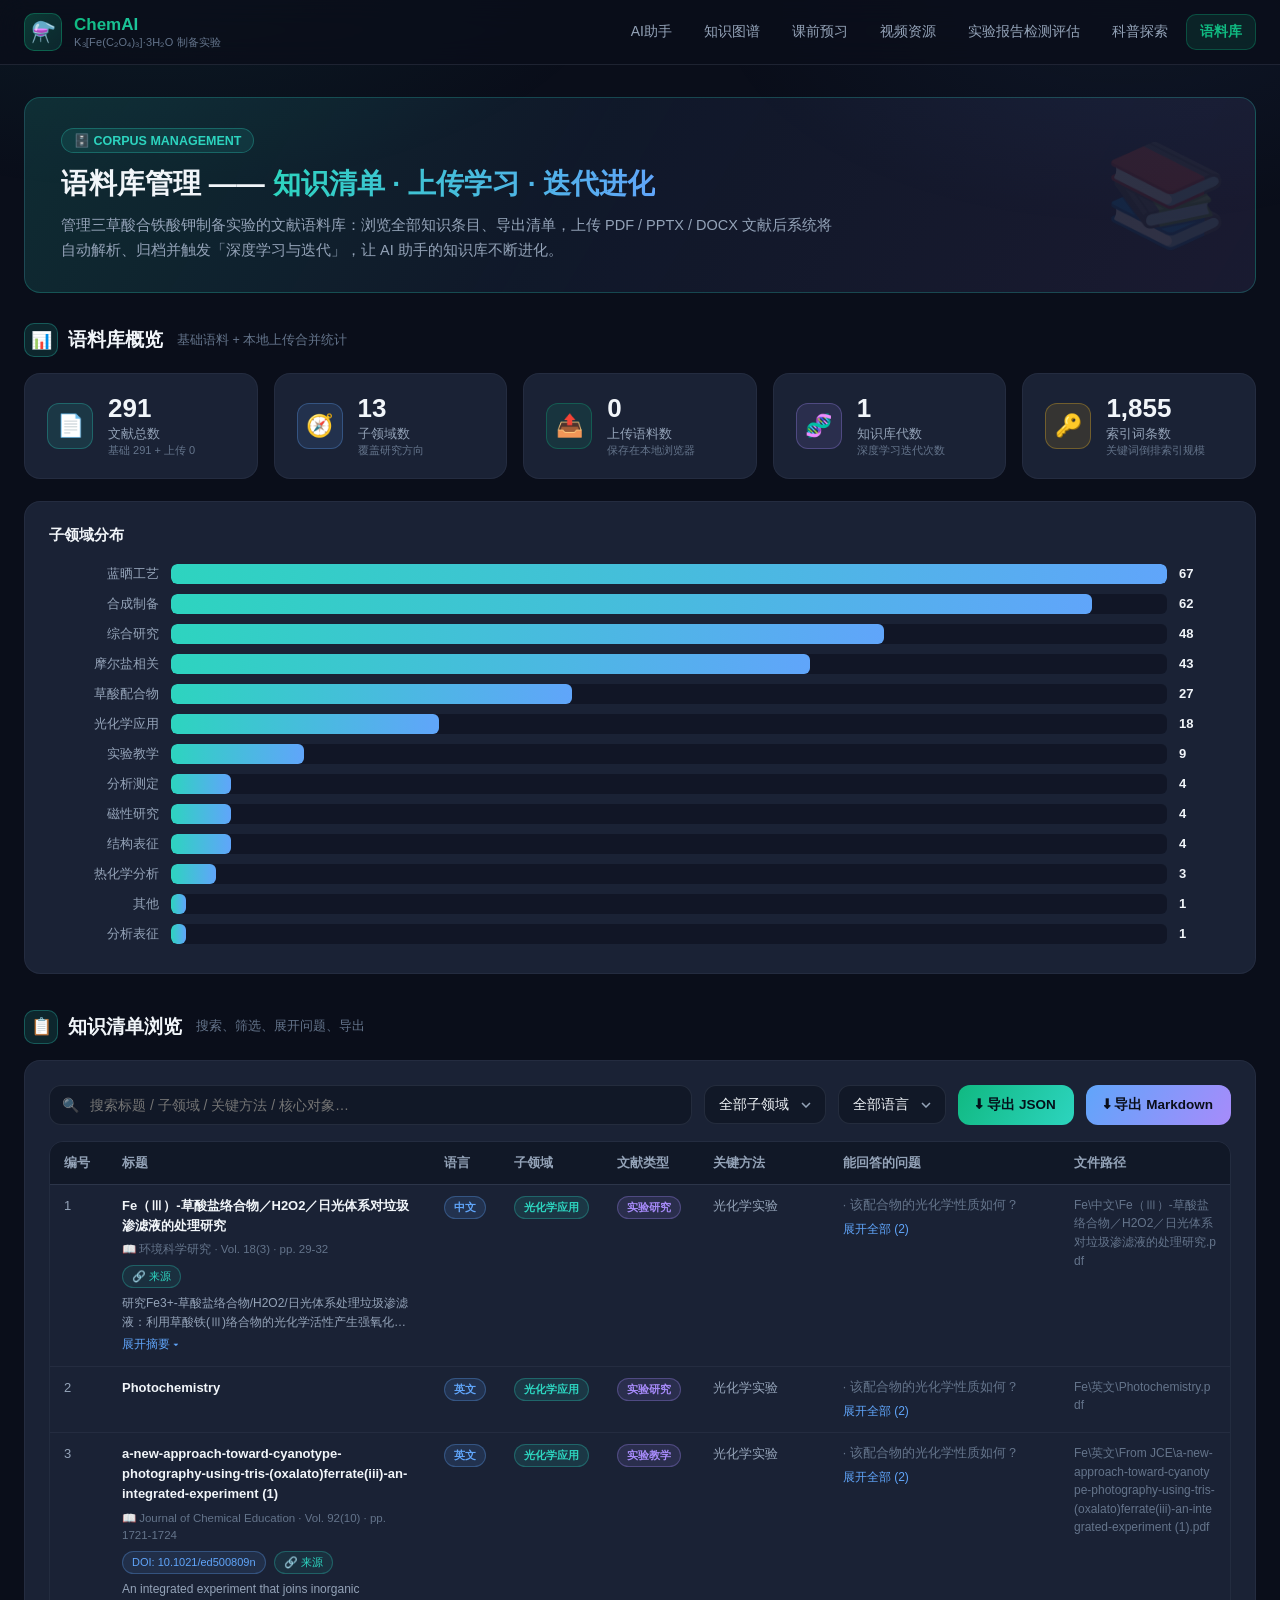
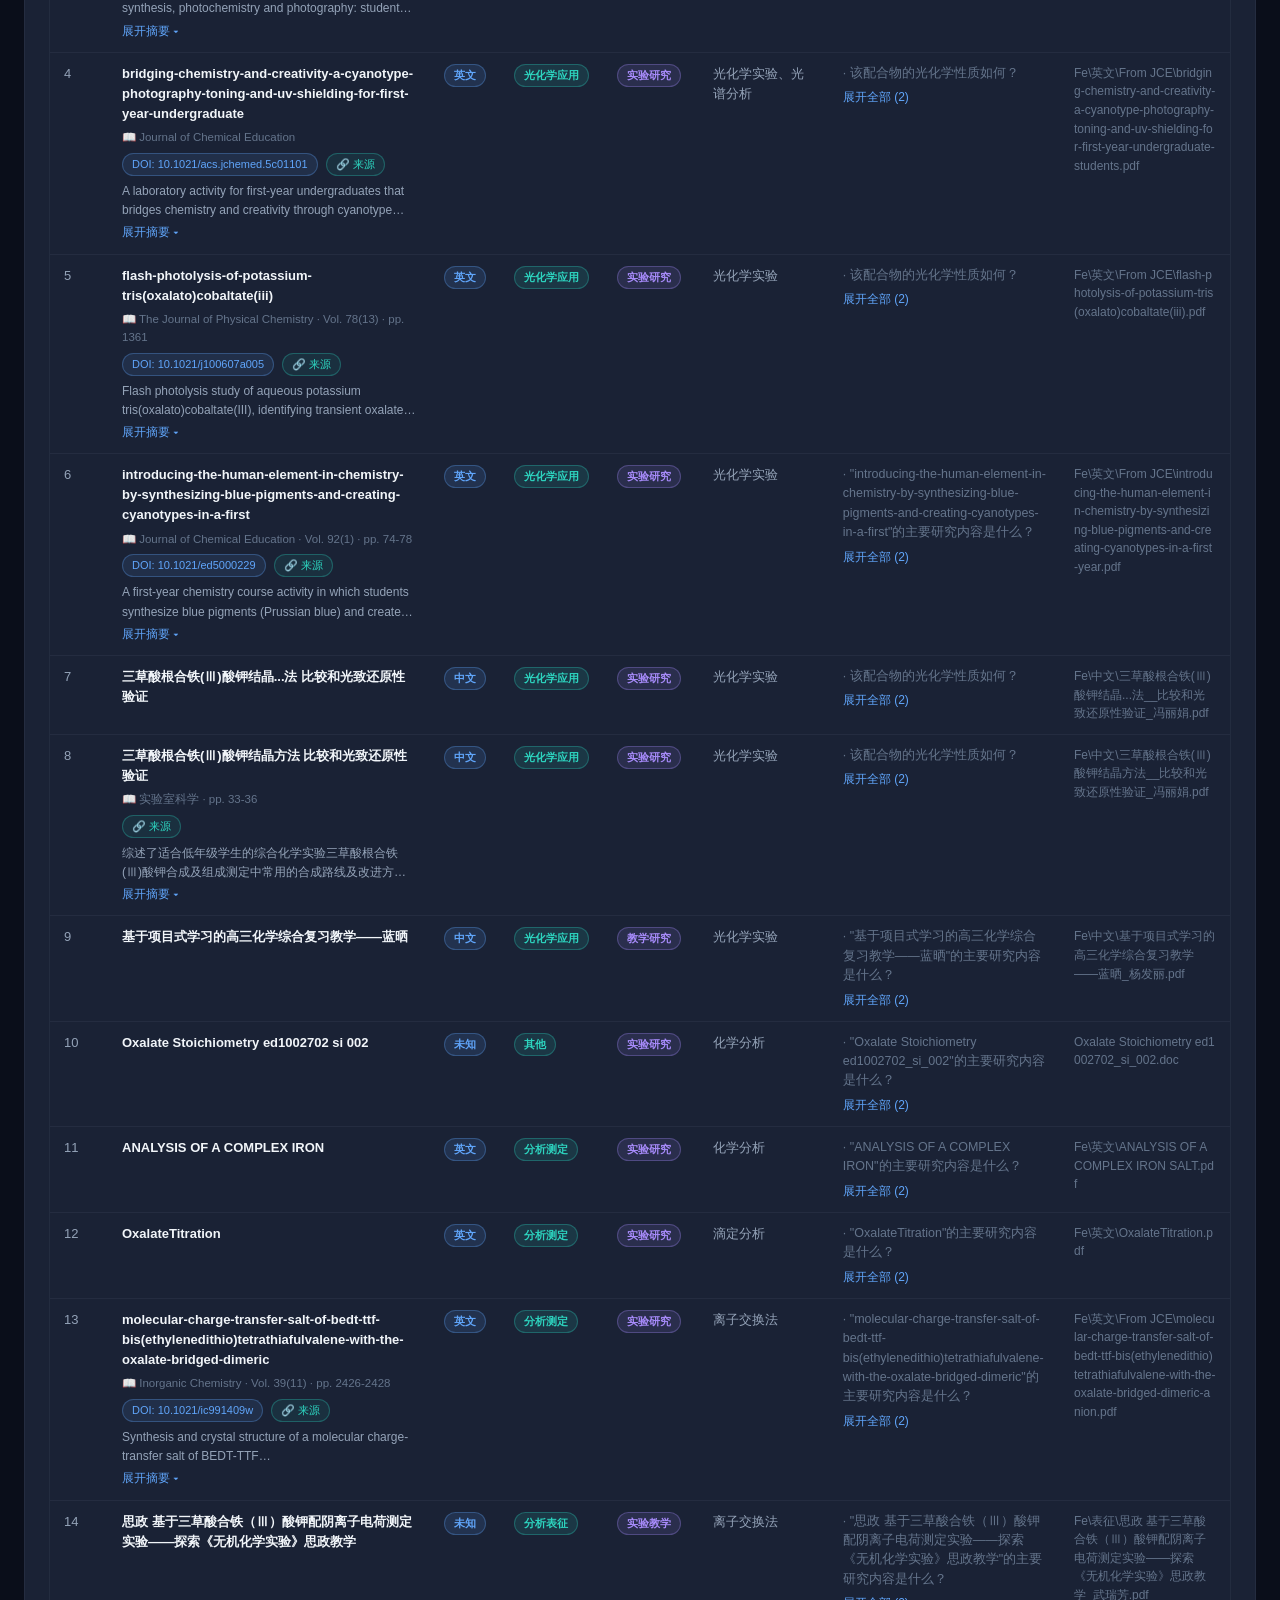
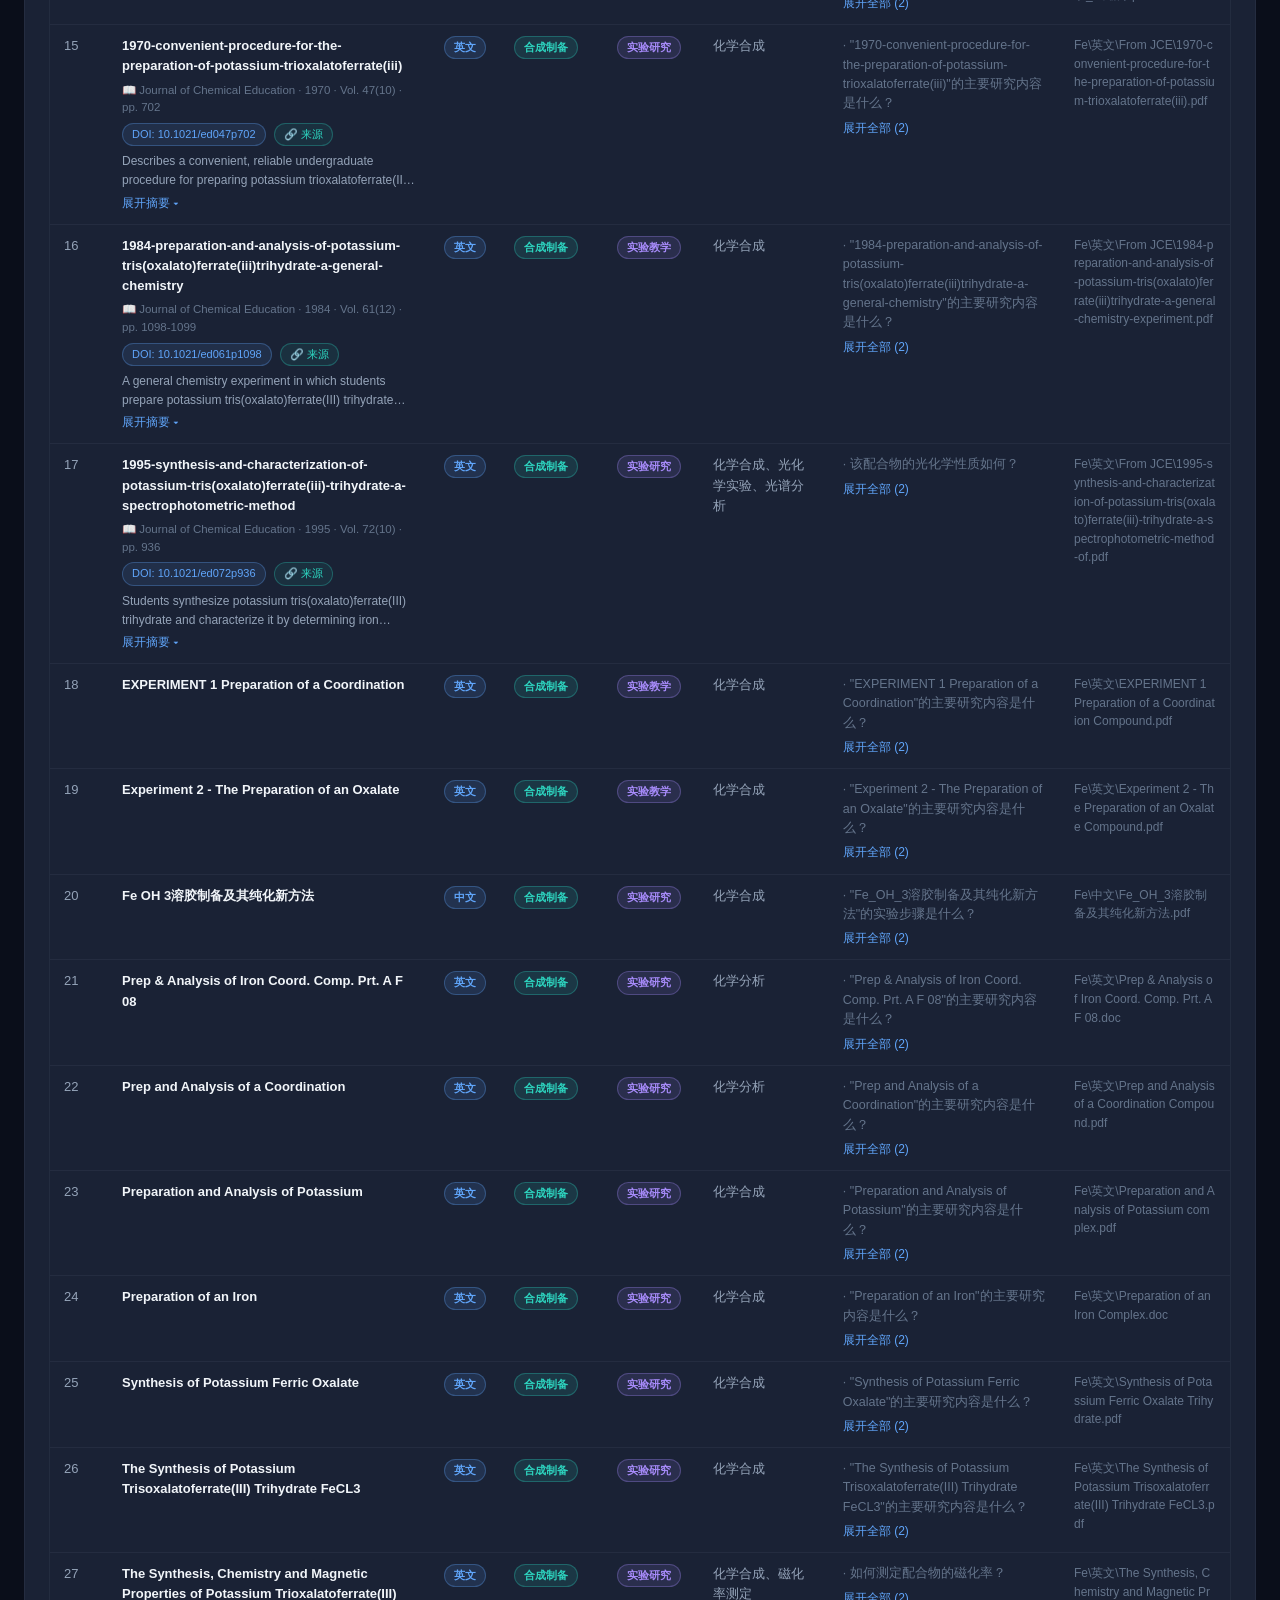
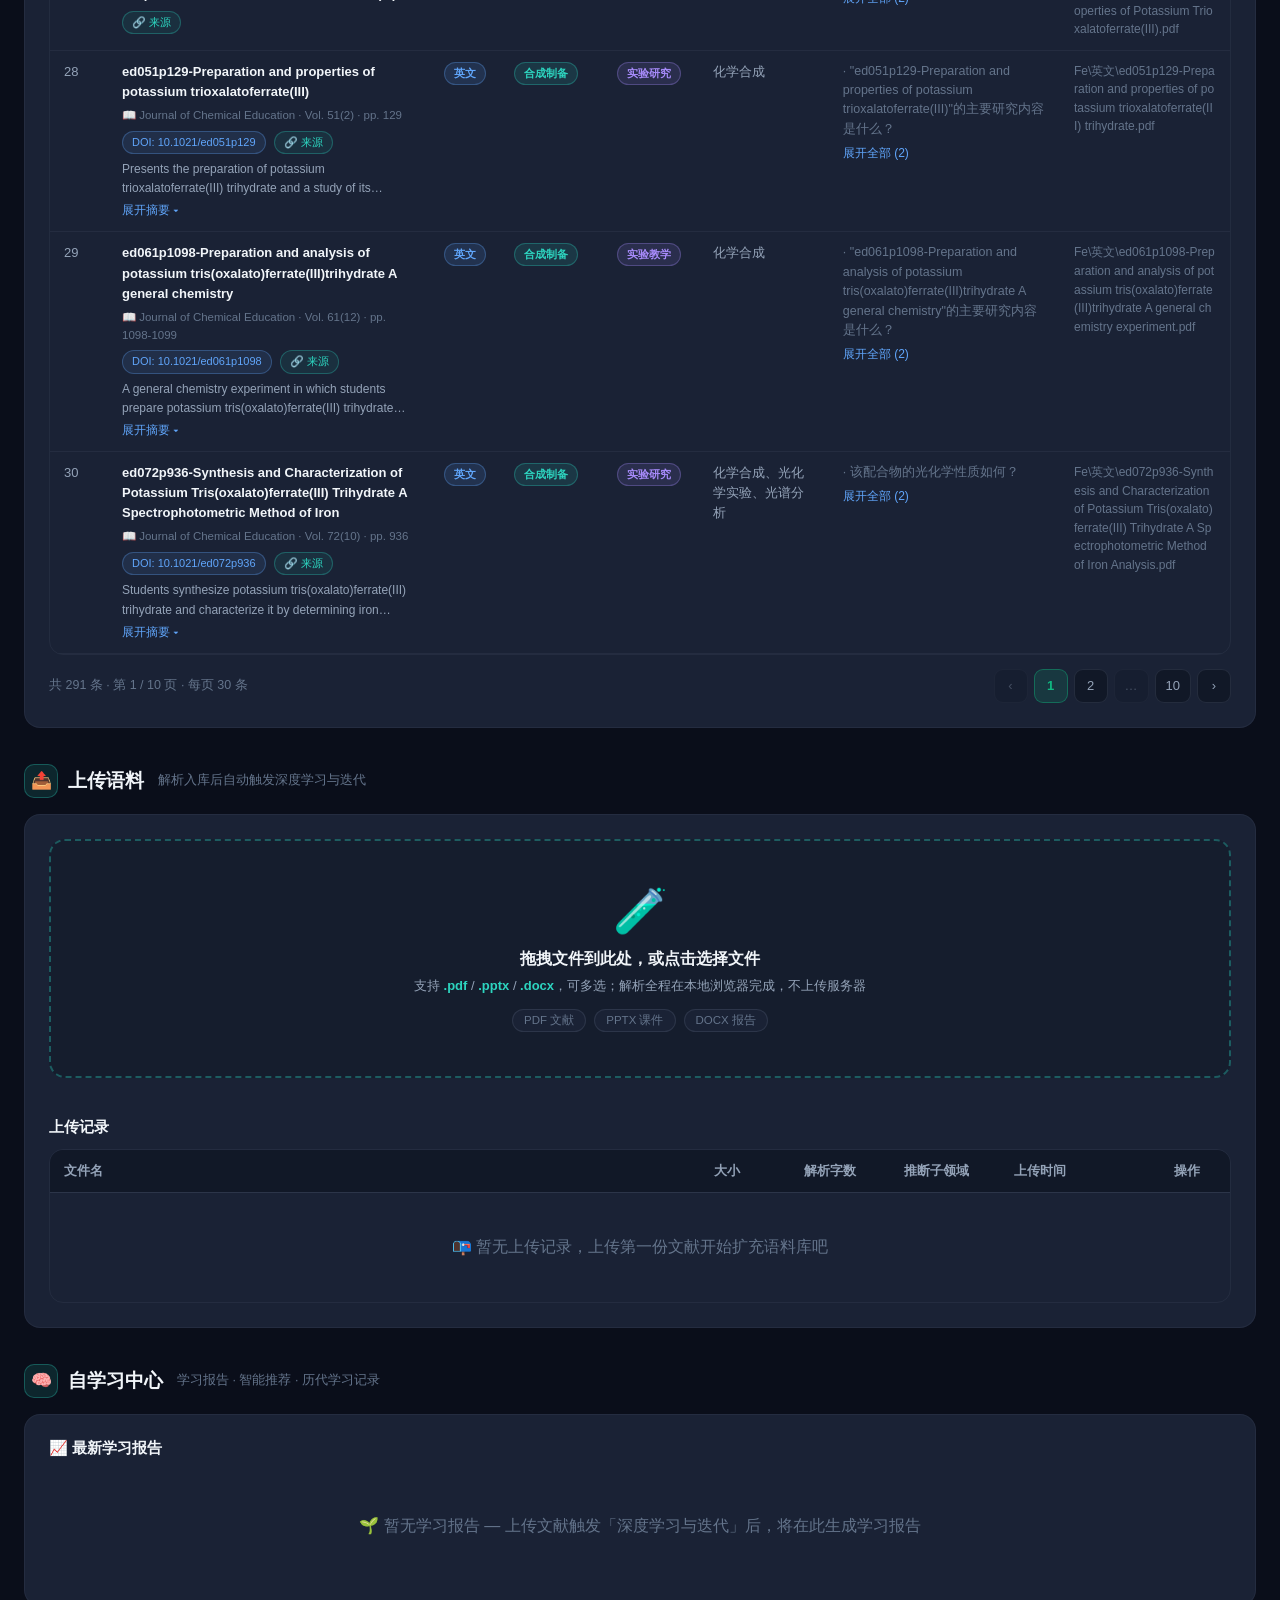
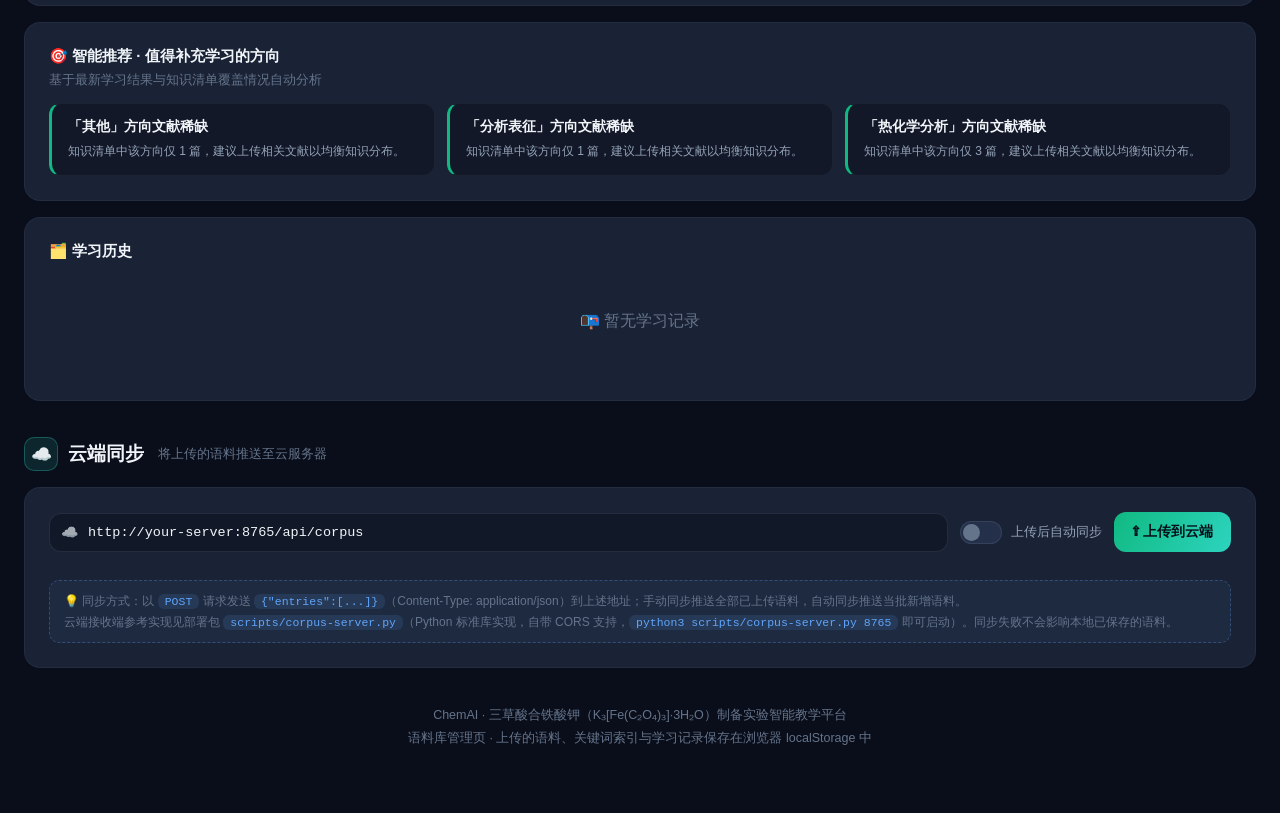
<file: corpus.html>
<!DOCTYPE html>
<html lang="zh-CN">
<head>
<meta charset="UTF-8"/>
<meta name="viewport" content="width=device-width, initial-scale=1.0"/>
<title>语料库管理 — 三草酸合铁酸钾制备实验 · ChemAI</title>
<script src="assets/vendor/jszip.min.js"></script>
<script src="assets/vendor/pdf.min.js"></script>
<style>
:root{
  --bg:#0a0e1a;--bg2:#111827;--card:#1a2235;--card-hover:#243049;
  --emerald:#10b981;--teal:#2dd4bf;--purple:#a78bfa;--yellow:#fbbf24;--red:#f87171;--blue:#60a5fa;
  --t1:#f1f5f9;--t2:#94a3b8;--t3:#64748b;
  --bd:rgba(148,163,184,.08);--bd2:rgba(148,163,184,.15);
  --r:16px;
}
*{margin:0;padding:0;box-sizing:border-box}
body{background:var(--bg);color:var(--t1);font-family:"PingFang SC","Microsoft YaHei","Helvetica Neue",Arial,sans-serif;min-height:100vh;-webkit-font-smoothing:antialiased}
body::before{content:"";position:fixed;inset:0;pointer-events:none;z-index:0;background:radial-gradient(800px 400px at 12% -5%,rgba(45,212,191,.07),transparent 60%),radial-gradient(700px 380px at 88% 0%,rgba(96,165,250,.06),transparent 60%),radial-gradient(900px 500px at 50% 110%,rgba(16,185,129,.05),transparent 60%)}
a{text-decoration:none;color:inherit}
button{font-family:inherit}
/* ===== 导航（与全站统一） ===== */
.navbar{position:sticky;top:0;z-index:100;background:rgba(10,14,26,.82);backdrop-filter:blur(14px);-webkit-backdrop-filter:blur(14px);border-bottom:1px solid var(--bd2)}
.nav-inner{max-width:1280px;margin:0 auto;padding:0 24px;height:64px;display:flex;align-items:center;justify-content:space-between;gap:16px}
.logo{display:flex;align-items:center;gap:12px;flex-shrink:0;cursor:pointer}
.logo-icon{width:38px;height:38px;border-radius:10px;display:flex;align-items:center;justify-content:center;font-size:20px;background:linear-gradient(135deg,rgba(16,185,129,.25),rgba(45,212,191,.12));border:1px solid rgba(16,185,129,.35)}
.logo-name{font-weight:700;font-size:17px;background:linear-gradient(90deg,var(--emerald),var(--teal));-webkit-background-clip:text;background-clip:text;-webkit-text-fill-color:transparent}
.logo-sub{font-size:11px;color:var(--t3);letter-spacing:.2px}
.nav-links{display:flex;align-items:center;gap:4px;overflow-x:auto;scrollbar-width:none}
.nav-links::-webkit-scrollbar{display:none}
.nav-links a{padding:8px 13px;border-radius:10px;font-size:14px;color:var(--t2);white-space:nowrap;transition:all .2s;border:1px solid transparent}
.nav-links a:hover{color:var(--t1);background:var(--card-hover)}
.nav-links a.active{color:var(--emerald);background:rgba(16,185,129,.12);border-color:rgba(16,185,129,.3);font-weight:600}
/* ===== 布局 ===== */
.page{position:relative;z-index:1;max-width:1280px;margin:0 auto;padding:32px 24px 64px}
.section{margin-bottom:36px}
.section-title{display:flex;align-items:center;gap:10px;font-size:19px;font-weight:700;margin-bottom:16px}
.section-title .st-icon{width:34px;height:34px;border-radius:10px;display:flex;align-items:center;justify-content:center;font-size:17px;background:rgba(45,212,191,.12);border:1px solid rgba(45,212,191,.3)}
.section-title .st-sub{font-size:12.5px;color:var(--t3);font-weight:400;margin-left:4px}
/* 横幅 */
.banner{border-radius:var(--r);padding:30px 36px;margin-bottom:30px;position:relative;overflow:hidden;background:linear-gradient(120deg,rgba(45,212,191,.15),rgba(96,165,250,.07) 45%,rgba(167,139,250,.1));border:1px solid rgba(45,212,191,.25)}
.banner::after{content:"📚";position:absolute;right:26px;top:50%;transform:translateY(-50%);font-size:100px;opacity:.1;pointer-events:none}
.banner-tag{display:inline-flex;align-items:center;gap:6px;font-size:12.5px;color:var(--teal);background:rgba(45,212,191,.1);border:1px solid rgba(45,212,191,.3);padding:4px 12px;border-radius:999px;margin-bottom:12px;font-weight:600}
.banner h1{font-size:28px;font-weight:700;margin-bottom:10px}
.banner h1 .hl{background:linear-gradient(90deg,var(--teal),var(--blue));-webkit-background-clip:text;background-clip:text;-webkit-text-fill-color:transparent}
.banner p{color:var(--t2);font-size:14.5px;max-width:780px;line-height:1.7}
/* 统计卡 */
.stats{display:grid;grid-template-columns:repeat(auto-fit,minmax(200px,1fr));gap:16px;margin-bottom:22px}
.stat{background:var(--card);border:1px solid var(--bd);border-radius:var(--r);padding:20px 22px;display:flex;align-items:center;gap:15px;transition:transform .2s,border-color .2s,background .2s}
.stat:hover{transform:translateY(-3px);background:var(--card-hover);border-color:var(--bd2)}
.stat-icon{width:46px;height:46px;border-radius:12px;display:flex;align-items:center;justify-content:center;font-size:22px;flex-shrink:0}
.stat-num{font-size:26px;font-weight:700;line-height:1.1}
.stat-label{font-size:12.5px;color:var(--t2);margin-top:3px}
.stat-sub{font-size:11px;color:var(--t3)}
/* 卡片通用 */
.card{background:var(--card);border:1px solid var(--bd);border-radius:var(--r);padding:24px}
/* 条形图 */
.bar-row{display:grid;grid-template-columns:110px 1fr 52px;align-items:center;gap:12px;padding:5px 0;font-size:13px}
.bar-name{color:var(--t2);text-align:right;white-space:nowrap;overflow:hidden;text-overflow:ellipsis}
.bar-track{height:20px;background:rgba(10,14,26,.55);border-radius:6px;overflow:hidden}
.bar-fill{height:100%;border-radius:6px;background:linear-gradient(90deg,var(--teal),var(--blue));width:0;transition:width .8s cubic-bezier(.2,.8,.3,1);min-width:2px}
.bar-count{color:var(--t1);font-weight:600;font-variant-numeric:tabular-nums}
/* 工具栏 */
.toolbar{display:flex;gap:12px;flex-wrap:wrap;align-items:center;margin-bottom:16px}
.search-box{flex:1;min-width:220px;position:relative}
.search-box input{width:100%;background:var(--bg2);border:1px solid var(--bd2);border-radius:12px;padding:11px 14px 11px 40px;color:var(--t1);font-size:14px;outline:none;transition:border-color .2s}
.search-box input:focus{border-color:var(--teal)}
.search-box::before{content:"🔍";position:absolute;left:13px;top:50%;transform:translateY(-50%);font-size:14px;opacity:.6}
select.sel{background:var(--bg2);border:1px solid var(--bd2);border-radius:12px;padding:11px 36px 11px 14px;color:var(--t1);font-size:13.5px;outline:none;cursor:pointer;appearance:none;background-image:url("data:image/svg+xml,%3Csvg xmlns='http://www.w3.org/2000/svg' width='10' height='6'%3E%3Cpath d='M1 1l4 4 4-4' stroke='%2394a3b8' fill='none' stroke-width='1.5'/%3E%3C/svg%3E");background-repeat:no-repeat;background-position:right 14px center}
select.sel:focus{border-color:var(--teal)}
select.sel option{background:var(--bg2)}
.btn{display:inline-flex;align-items:center;gap:7px;padding:11px 18px;border-radius:12px;font-size:13.5px;font-weight:600;border:1px solid var(--bd2);background:var(--bg2);color:var(--t2);cursor:pointer;transition:all .2s;white-space:nowrap}
.btn:hover{color:var(--t1);background:var(--card-hover);border-color:rgba(148,163,184,.3)}
.btn-primary{background:linear-gradient(120deg,var(--emerald),var(--teal));color:#04101a;border:none}
.btn-primary:hover{filter:brightness(1.12);color:#04101a}
.btn-blue{background:linear-gradient(120deg,var(--blue),var(--purple));color:#0a0e1a;border:none}
.btn-blue:hover{filter:brightness(1.12);color:#0a0e1a}
/* 表格 */
.table-wrap{overflow-x:auto;border:1px solid var(--bd);border-radius:14px}
table{width:100%;border-collapse:collapse;font-size:13px;min-width:960px}
thead th{background:var(--bg2);color:var(--t2);font-weight:600;text-align:left;padding:12px 14px;border-bottom:1px solid var(--bd2);white-space:nowrap;position:sticky;top:0}
tbody td{padding:11px 14px;border-bottom:1px solid var(--bd);color:var(--t2);vertical-align:top;line-height:1.55}
tbody tr{transition:background .15s}
tbody tr:hover{background:rgba(36,48,73,.45)}
td .t-title{color:var(--t1);font-weight:600;max-width:320px}
.badge{display:inline-block;padding:2px 9px;border-radius:999px;font-size:11px;font-weight:600;white-space:nowrap}
.badge-up{background:rgba(16,185,129,.15);color:var(--emerald);border:1px solid rgba(16,185,129,.4)}
.badge-lang{background:rgba(96,165,250,.13);color:var(--blue);border:1px solid rgba(96,165,250,.3)}
.badge-sub{background:rgba(45,212,191,.12);color:var(--teal);border:1px solid rgba(45,212,191,.3)}
.badge-doc{background:rgba(167,139,250,.12);color:var(--purple);border:1px solid rgba(167,139,250,.3)}
.q-list{max-width:280px}
.q-item{color:var(--t3);font-size:12.5px;margin-bottom:4px;display:none}
.q-item:first-child{display:block}
.q-toggle{color:var(--blue);cursor:pointer;font-size:12px;user-select:none;white-space:nowrap}
.q-toggle:hover{text-decoration:underline}
tr.expanded .q-item{display:block}
.path-cell{max-width:220px;word-break:break-all;color:var(--t3);font-size:12px}
/* 文献信息（journal/doi/abstract/source_url） */
.bib-journal{font-size:11.5px;color:var(--t3);margin-top:5px;line-height:1.55}
.bib-links{display:flex;gap:8px;margin-top:6px;flex-wrap:wrap}
.bib-link{font-size:11px;color:var(--blue);background:rgba(96,165,250,.1);border:1px solid rgba(96,165,250,.3);padding:2px 9px;border-radius:999px;white-space:nowrap;transition:background .15s}
.bib-link:hover{background:rgba(96,165,250,.22)}
.bib-link.src{color:var(--teal);border-color:rgba(45,212,191,.3);background:rgba(45,212,191,.08)}
.bib-link.src:hover{background:rgba(45,212,191,.18)}
.bib-abs{margin-top:6px;font-size:12px;color:var(--t2);line-height:1.6}
.bib-abs .abs-text{display:-webkit-box;-webkit-line-clamp:2;-webkit-box-orient:vertical;overflow:hidden}
tr.abs-open .bib-abs .abs-text{display:block;-webkit-line-clamp:unset}
.abs-toggle{color:var(--blue);cursor:pointer;font-size:11.5px;user-select:none;white-space:nowrap;display:inline-block;margin-top:3px}
.abs-toggle:hover{text-decoration:underline}
.empty-tip{text-align:center;padding:44px 20px;color:var(--t3)}
/* 分页 */
.pager{display:flex;align-items:center;justify-content:space-between;gap:14px;margin-top:14px;flex-wrap:wrap}
.pager-info{font-size:12.5px;color:var(--t3)}
.pager-btns{display:flex;gap:6px;flex-wrap:wrap}
.pager-btns button{min-width:34px;height:34px;padding:0 10px;border-radius:9px;border:1px solid var(--bd2);background:var(--bg2);color:var(--t2);font-size:13px;cursor:pointer;transition:all .15s}
.pager-btns button:hover:not(:disabled){background:var(--card-hover);color:var(--t1)}
.pager-btns button.cur{background:rgba(16,185,129,.15);color:var(--emerald);border-color:rgba(16,185,129,.4);font-weight:700}
.pager-btns button:disabled{opacity:.35;cursor:not-allowed}
/* 上传区 */
.dropzone{border:2px dashed rgba(45,212,191,.35);border-radius:var(--r);padding:44px 26px;text-align:center;cursor:pointer;transition:all .25s;background:rgba(17,24,39,.5)}
.dropzone:hover,.dropzone.drag{border-color:var(--teal);background:rgba(45,212,191,.06)}
.dz-icon{font-size:44px;margin-bottom:12px}
.dz-title{font-size:16px;font-weight:700;margin-bottom:7px}
.dz-sub{font-size:13px;color:var(--t2)}
.dz-sub b{color:var(--teal)}
.dz-types{margin-top:14px;display:flex;gap:8px;justify-content:center}
.dz-types span{font-size:11.5px;padding:3px 11px;border-radius:999px;background:var(--card);border:1px solid var(--bd2);color:var(--t3)}
/* 解析进度 */
.parse-list{margin-top:16px;display:flex;flex-direction:column;gap:9px}
.parse-item{display:flex;align-items:center;gap:12px;background:var(--bg2);border:1px solid var(--bd);border-radius:12px;padding:11px 16px;font-size:13px}
.parse-item .pi-icon{font-size:17px}
.parse-item .pi-name{color:var(--t1);font-weight:600;flex-shrink:0;max-width:280px;overflow:hidden;text-overflow:ellipsis;white-space:nowrap}
.parse-item .pi-status{color:var(--t2);flex:1;font-size:12.5px}
.parse-item.ok .pi-status{color:var(--emerald)}
.parse-item.err .pi-status{color:var(--red)}
.spinner{width:15px;height:15px;border:2px solid rgba(45,212,191,.25);border-top-color:var(--teal);border-radius:50%;animation:spin .8s linear infinite;flex-shrink:0}
@keyframes spin{to{transform:rotate(360deg)}}
/* 上传记录 */
.rec-table .badge-sub{cursor:default}
.del-btn{background:none;border:none;color:var(--t3);cursor:pointer;font-size:13px;padding:4px 8px;border-radius:7px;transition:all .15s}
.del-btn:hover{color:var(--red);background:rgba(248,113,113,.1)}
/* 迭代模态 */
.modal-mask{position:fixed;inset:0;z-index:200;background:rgba(6,9,18,.88);backdrop-filter:blur(8px);display:none;align-items:center;justify-content:center;padding:20px}
.modal-mask.show{display:flex}
.modal{background:var(--bg2);border:1px solid var(--bd2);border-radius:20px;width:100%;max-width:560px;padding:36px 38px;box-shadow:0 24px 70px rgba(0,0,0,.6);position:relative;overflow:hidden}
.modal::before{content:"";position:absolute;top:0;left:0;right:0;height:3px;background:linear-gradient(90deg,var(--emerald),var(--teal),var(--blue))}
.modal h2{font-size:20px;font-weight:700;margin-bottom:6px;display:flex;align-items:center;gap:10px}
.modal-sub{font-size:13px;color:var(--t2);margin-bottom:24px}
.it-step{display:flex;align-items:center;gap:14px;padding:12px 14px;border-radius:12px;transition:background .3s;margin-bottom:4px}
.it-step .it-ico{width:36px;height:36px;border-radius:10px;display:flex;align-items:center;justify-content:center;font-size:17px;background:var(--card);border:1px solid var(--bd2);flex-shrink:0}
.it-step .it-label{font-size:14px;font-weight:600;color:var(--t3)}
.it-step .it-desc{font-size:12px;color:var(--t3);margin-top:2px}
.it-step .it-state{margin-left:auto;flex-shrink:0;width:22px;text-align:center}
.it-step.active{background:rgba(45,212,191,.07)}
.it-step.active .it-label{color:var(--t1)}
.it-step.done .it-label{color:var(--t2)}
.it-step .check{color:var(--emerald);font-size:16px;display:none}
.it-step.done .check{display:inline}
.it-step .spinner{display:none}
.it-step.active .spinner{display:block}
.gen-result{display:none;text-align:center;margin-top:20px;padding:20px;border-radius:14px;background:linear-gradient(120deg,rgba(16,185,129,.14),rgba(45,212,191,.07));border:1px solid rgba(16,185,129,.35)}
.gen-result.show{display:block;animation:pop .4s cubic-bezier(.2,1.4,.4,1)}
@keyframes pop{from{transform:scale(.85);opacity:0}to{transform:scale(1);opacity:1}}
.gen-result .gr-num{font-size:34px;font-weight:800;background:linear-gradient(90deg,var(--emerald),var(--teal));-webkit-background-clip:text;background-clip:text;-webkit-text-fill-color:transparent}
.gen-result .gr-text{font-size:13.5px;color:var(--t2);margin-top:6px}
.modal-close{display:none;margin:22px auto 0}
.modal-close.show{display:inline-flex}
/* 提示条 */
.notice{display:none;align-items:flex-start;gap:10px;background:rgba(251,191,36,.08);border:1px solid rgba(251,191,36,.3);color:var(--yellow);border-radius:12px;padding:12px 16px;font-size:13px;margin-bottom:18px;line-height:1.6}
.notice.show{display:flex}
/* ===== 自学习中心 ===== */
.report-hero{background:linear-gradient(120deg,rgba(167,139,250,.13),rgba(96,165,250,.06));border:1px solid rgba(167,139,250,.3);border-radius:14px;padding:18px 22px;margin-bottom:18px;display:flex;align-items:center;gap:16px;flex-wrap:wrap}
.report-hero .rh-gen{font-size:24px;font-weight:800;background:linear-gradient(90deg,var(--purple),var(--blue));-webkit-background-clip:text;background-clip:text;-webkit-text-fill-color:transparent;white-space:nowrap}
.report-hero .rh-meta{font-size:12.5px;color:var(--t2);line-height:1.6}
.report-grid{display:grid;grid-template-columns:repeat(2,1fr);gap:14px}
.rg-box{background:rgba(10,14,26,.45);border:1px solid var(--bd);border-radius:12px;padding:14px 16px}
.rg-title{font-size:12.5px;color:var(--t3);font-weight:600;margin-bottom:9px;display:flex;align-items:center;gap:6px}
.rg-big{font-size:22px;font-weight:700;color:var(--t1)}
.kw-chips{display:flex;flex-wrap:wrap;gap:6px}
.kw-chip{font-size:12px;padding:3px 11px;border-radius:999px;background:rgba(45,212,191,.1);border:1px solid rgba(45,212,191,.3);color:var(--teal)}
.kw-chip b{font-weight:700;margin-left:4px;color:var(--t1)}
.node-chip{font-size:12px;padding:3px 11px;border-radius:999px;background:rgba(96,165,250,.1);border:1px solid rgba(96,165,250,.3);color:var(--blue)}
.delta-chip{font-size:12px;padding:3px 11px;border-radius:999px;background:rgba(251,191,36,.09);border:1px solid rgba(251,191,36,.3);color:var(--yellow)}
.delta-chip b{color:var(--emerald);margin-left:4px}
/* 推荐 */
.reco-list{display:grid;grid-template-columns:repeat(auto-fit,minmax(230px,1fr));gap:12px}
.reco-item{background:rgba(10,14,26,.45);border:1px solid var(--bd);border-radius:12px;padding:14px 16px;border-left:3px solid var(--emerald);transition:transform .2s,border-color .2s}
.reco-item:hover{transform:translateY(-2px);border-color:rgba(16,185,129,.4)}
.reco-item .rc-title{font-size:13.5px;font-weight:700;color:var(--t1);margin-bottom:6px}
.reco-item .rc-reason{font-size:12px;color:var(--t2);line-height:1.6}
/* 学习历史 */
.log-list{display:flex;flex-direction:column;gap:10px;margin-top:6px}
.log-item{background:rgba(10,14,26,.45);border:1px solid var(--bd);border-radius:12px;padding:12px 16px;font-size:12.5px}
.log-head{display:flex;align-items:center;gap:10px;flex-wrap:wrap;cursor:pointer;user-select:none}
.log-head .lg-gen{font-weight:700;color:var(--purple);white-space:nowrap}
.log-head .lg-time{color:var(--t3)}
.log-head .lg-sum{color:var(--t2);flex:1}
.log-head .lg-arrow{color:var(--t3);transition:transform .2s}
.log-item.open .lg-arrow{transform:rotate(90deg)}
.log-detail{display:none;margin-top:10px;padding-top:10px;border-top:1px dashed var(--bd2)}
.log-item.open .log-detail{display:block}
/* ===== 云端同步 ===== */
.cloud-row{display:flex;gap:12px;flex-wrap:wrap;align-items:center}
.cloud-row .ep{flex:1;min-width:260px;position:relative}
.cloud-row input.ep-input{width:100%;background:var(--bg2);border:1px solid var(--bd2);border-radius:12px;padding:11px 14px 11px 38px;color:var(--t1);font-size:13.5px;outline:none;transition:border-color .2s;font-family:ui-monospace,Consolas,monospace}
.cloud-row input.ep-input:focus{border-color:var(--blue)}
.cloud-row .ep::before{content:"☁️";position:absolute;left:12px;top:50%;transform:translateY(-50%);font-size:14px;opacity:.7}
.switch-wrap{display:flex;align-items:center;gap:9px;font-size:13px;color:var(--t2);cursor:pointer;user-select:none;white-space:nowrap}
.switch{position:relative;width:42px;height:23px;flex-shrink:0}
.switch input{opacity:0;width:0;height:0;position:absolute}
.switch .track{position:absolute;inset:0;border-radius:999px;background:var(--card-hover);border:1px solid var(--bd2);transition:all .25s;cursor:pointer}
.switch .track::after{content:"";position:absolute;top:2px;left:2px;width:17px;height:17px;border-radius:50%;background:var(--t3);transition:all .25s}
.switch input:checked+.track{background:rgba(16,185,129,.3);border-color:rgba(16,185,129,.5)}
.switch input:checked+.track::after{left:21px;background:var(--emerald)}
.sync-list{margin-top:14px;display:flex;flex-direction:column;gap:8px}
.sync-item{display:flex;align-items:flex-start;gap:10px;font-size:12.5px;background:rgba(10,14,26,.45);border:1px solid var(--bd);border-radius:10px;padding:9px 14px;line-height:1.55}
.sync-item .sy-time{color:var(--t3);white-space:nowrap;flex-shrink:0}
.sync-item.ok{border-color:rgba(16,185,129,.35)}.sync-item.ok .sy-msg{color:var(--emerald)}
.sync-item.err{border-color:rgba(248,113,113,.35)}.sync-item.err .sy-msg{color:var(--red)}
.sync-item.pending .sy-msg{color:var(--yellow)}
.cloud-note{margin-top:14px;font-size:12px;color:var(--t3);background:rgba(96,165,250,.06);border:1px dashed rgba(96,165,250,.3);border-radius:10px;padding:10px 14px;line-height:1.7}
.cloud-note code{color:var(--blue);background:rgba(96,165,250,.12);padding:1px 7px;border-radius:6px;font-family:ui-monospace,Consolas,monospace;font-size:11.5px}
/* toast */
#toast{position:fixed;bottom:28px;left:50%;transform:translateX(-50%) translateY(20px);z-index:300;background:var(--card-hover);border:1px solid var(--bd2);color:var(--t1);padding:12px 22px;border-radius:12px;font-size:13.5px;opacity:0;pointer-events:none;transition:all .3s;box-shadow:0 10px 30px rgba(0,0,0,.5);max-width:88vw}
#toast.show{opacity:1;transform:translateX(-50%) translateY(0)}
#toast.error{border-color:rgba(248,113,113,.5);color:var(--red)}
footer{text-align:center;color:var(--t3);font-size:12.5px;line-height:1.8;margin-top:12px}
@media (max-width:960px){.stats{grid-template-columns:repeat(2,1fr)}}
@media (max-width:640px){
  .banner{padding:24px 20px}.banner h1{font-size:22px}
  .stats{grid-template-columns:1fr 1fr;gap:10px}.stat{padding:15px}
  .nav-inner{padding:0 14px}.page{padding:22px 14px 48px}.logo-sub{display:none}
  .modal{padding:26px 20px}.bar-row{grid-template-columns:88px 1fr 44px}
  .report-grid{grid-template-columns:1fr}
  /* 移动端精简表格列：隐藏 文献类型/关键方法/文件路径 */
  #listBody td:nth-child(5),#listBody td:nth-child(6),#listBody td:nth-child(8),
  .table-wrap:not(.rec-table) thead th:nth-child(5),
  .table-wrap:not(.rec-table) thead th:nth-child(6),
  .table-wrap:not(.rec-table) thead th:nth-child(8){display:none}
  .table-wrap table{min-width:520px}
  .rec-table table{min-width:520px!important}
}
</style>
</head>
<body>
<nav class="navbar">
  <div class="nav-inner">
    <a class="logo" href="index.html">
      <div class="logo-icon">⚗️</div>
      <div class="logo-text">
        <div class="logo-name">ChemAI</div>
        <div class="logo-sub">K₃[Fe(C₂O₄)₃]·3H₂O 制备实验</div>
      </div>
    </a>
    <div class="nav-links">
      <a href="assistant.html">AI助手</a>
      <a href="knowledge.html">知识图谱</a>
      <a href="prep.html">课前预习</a>
      <a href="index.html#/videos">视频资源</a>
      <a href="index.html#/report">实验报告检测评估</a>
      <a href="index.html#/explore">科普探索</a>
      <a href="corpus.html" class="active">语料库</a>
    </div>
  </div>
</nav>

<div class="page">
  <!-- 横幅 -->
  <section class="banner">
    <div class="banner-tag">🗄️ CORPUS MANAGEMENT</div>
    <h1>语料库管理 —— <span class="hl">知识清单 · 上传学习 · 迭代进化</span></h1>
    <p>管理三草酸合铁酸钾制备实验的文献语料库：浏览全部知识条目、导出清单，上传 PDF / PPTX / DOCX 文献后系统将自动解析、归档并触发「深度学习与迭代」，让 AI 助手的知识库不断进化。</p>
  </section>

  <div class="notice" id="corpusNotice">⚠️ <span id="corpusNoticeText"></span></div>

  <!-- A. 概览区 -->
  <section class="section">
    <div class="section-title"><div class="st-icon">📊</div>语料库概览<span class="st-sub">基础语料 + 本地上传合并统计</span></div>
    <div class="stats">
      <div class="stat">
        <div class="stat-icon" style="background:rgba(45,212,191,.12);border:1px solid rgba(45,212,191,.3)">📄</div>
        <div><div class="stat-num" id="statTotal">—</div><div class="stat-label">文献总数</div><div class="stat-sub" id="statTotalSub"></div></div>
      </div>
      <div class="stat">
        <div class="stat-icon" style="background:rgba(96,165,250,.12);border:1px solid rgba(96,165,250,.3)">🧭</div>
        <div><div class="stat-num" id="statSubfields">—</div><div class="stat-label">子领域数</div><div class="stat-sub">覆盖研究方向</div></div>
      </div>
      <div class="stat">
        <div class="stat-icon" style="background:rgba(16,185,129,.12);border:1px solid rgba(16,185,129,.3)">📤</div>
        <div><div class="stat-num" id="statUploaded">0</div><div class="stat-label">上传语料数</div><div class="stat-sub">保存在本地浏览器</div></div>
      </div>
      <div class="stat">
        <div class="stat-icon" style="background:rgba(167,139,250,.12);border:1px solid rgba(167,139,250,.3)">🧬</div>
        <div><div class="stat-num" id="statGen">1</div><div class="stat-label">知识库代数</div><div class="stat-sub">深度学习迭代次数</div></div>
      </div>
      <div class="stat">
        <div class="stat-icon" style="background:rgba(251,191,36,.12);border:1px solid rgba(251,191,36,.3)">🔑</div>
        <div><div class="stat-num" id="statTerms">—</div><div class="stat-label">索引词条数</div><div class="stat-sub">关键词倒排索引规模</div></div>
      </div>
    </div>
    <div class="card">
      <div style="font-size:15px;font-weight:700;margin-bottom:14px">子领域分布</div>
      <div id="barChart"></div>
    </div>
  </section>

  <!-- B. 知识清单浏览 -->
  <section class="section">
    <div class="section-title"><div class="st-icon">📋</div>知识清单浏览<span class="st-sub">搜索、筛选、展开问题、导出</span></div>
    <div class="card">
      <div class="toolbar">
        <div class="search-box"><input id="searchInput" type="text" placeholder="搜索标题 / 子领域 / 关键方法 / 核心对象…"/></div>
        <select class="sel" id="subfieldSel"><option value="">全部子领域</option></select>
        <select class="sel" id="langSel">
          <option value="">全部语言</option>
          <option value="中文">中文</option>
          <option value="英文">英文</option>
          <option value="未知">未知</option>
        </select>
        <button class="btn btn-primary" id="exportJsonBtn">⬇ 导出 JSON</button>
        <button class="btn btn-blue" id="exportMdBtn">⬇ 导出 Markdown</button>
      </div>
      <div class="table-wrap">
        <table>
          <thead><tr>
            <th style="width:58px">编号</th><th>标题</th><th style="width:70px">语言</th>
            <th style="width:100px">子领域</th><th style="width:96px">文献类型</th><th style="width:130px">关键方法</th>
            <th>能回答的问题</th><th style="width:170px">文件路径</th>
          </tr></thead>
          <tbody id="listBody"></tbody>
        </table>
        <div class="empty-tip" id="emptyTip" style="display:none">😶 没有符合条件的条目，试试调整搜索或筛选条件</div>
      </div>
      <div class="pager">
        <div class="pager-info" id="pagerInfo"></div>
        <div class="pager-btns" id="pagerBtns"></div>
      </div>
    </div>
  </section>

  <!-- C. 上传语料 -->
  <section class="section">
    <div class="section-title"><div class="st-icon">📤</div>上传语料<span class="st-sub">解析入库后自动触发深度学习与迭代</span></div>
    <div class="card">
      <div class="dropzone" id="dropzone">
        <div class="dz-icon">🧪</div>
        <div class="dz-title">拖拽文件到此处，或点击选择文件</div>
        <div class="dz-sub">支持 <b>.pdf</b> / <b>.pptx</b> / <b>.docx</b>，可多选；解析全程在本地浏览器完成，不上传服务器</div>
        <div class="dz-types"><span>PDF 文献</span><span>PPTX 课件</span><span>DOCX 报告</span></div>
        <input type="file" id="fileInput" accept=".pdf,.pptx,.docx" multiple style="display:none"/>
      </div>
      <div class="parse-list" id="parseList"></div>

      <div style="display:flex;align-items:center;justify-content:space-between;margin:24px 0 12px;flex-wrap:wrap;gap:10px">
        <div style="font-size:15px;font-weight:700">上传记录</div>
        <div style="font-size:12.5px;color:var(--t3)" id="recCount"></div>
      </div>
      <div class="table-wrap rec-table">
        <table style="min-width:760px">
          <thead><tr>
            <th>文件名</th><th style="width:90px">大小</th><th style="width:100px">解析字数</th>
            <th style="width:110px">推断子领域</th><th style="width:160px">上传时间</th><th style="width:70px">操作</th>
          </tr></thead>
          <tbody id="recBody"></tbody>
        </table>
        <div class="empty-tip" id="recEmpty">📭 暂无上传记录，上传第一份文献开始扩充语料库吧</div>
      </div>
    </div>
  </section>

  <!-- D. 自学习中心 -->
  <section class="section">
    <div class="section-title"><div class="st-icon">🧠</div>自学习中心<span class="st-sub">学习报告 · 智能推荐 · 历代学习记录</span></div>

    <!-- 最新学习报告 -->
    <div class="card" style="margin-bottom:16px">
      <div style="display:flex;align-items:center;justify-content:space-between;margin-bottom:14px;flex-wrap:wrap;gap:8px">
        <div style="font-size:15px;font-weight:700">📈 最新学习报告</div>
        <div style="font-size:12px;color:var(--t3)" id="reportTime"></div>
      </div>
      <div id="reportBody">
        <div class="empty-tip">🌱 暂无学习报告 — 上传文献触发「深度学习与迭代」后，将在此生成学习报告</div>
      </div>
    </div>

    <!-- 智能推荐 -->
    <div class="card" style="margin-bottom:16px">
      <div style="font-size:15px;font-weight:700;margin-bottom:6px">🎯 智能推荐 · 值得补充学习的方向</div>
      <div style="font-size:12.5px;color:var(--t3);margin-bottom:14px">基于最新学习结果与知识清单覆盖情况自动分析</div>
      <div class="reco-list" id="recoList"></div>
    </div>

    <!-- 学习历史 -->
    <div class="card">
      <div style="display:flex;align-items:center;justify-content:space-between;flex-wrap:wrap;gap:8px;margin-bottom:6px">
        <div style="font-size:15px;font-weight:700">🗂️ 学习历史</div>
        <div style="font-size:12px;color:var(--t3)" id="logCount"></div>
      </div>
      <div class="log-list" id="logList"></div>
      <div class="empty-tip" id="logEmpty">📭 暂无学习记录</div>
    </div>
  </section>

  <!-- E. 云端同步 -->
  <section class="section">
    <div class="section-title"><div class="st-icon">☁️</div>云端同步<span class="st-sub">将上传的语料推送至云服务器</span></div>
    <div class="card">
      <div class="cloud-row">
        <div class="ep"><input class="ep-input" id="cloudEndpoint" type="text" placeholder="云端接口地址，如 http://your-server:8765/api/corpus" spellcheck="false"/></div>
        <label class="switch-wrap" title="上传语料解析入库后自动 POST 到云端">
          <span class="switch"><input type="checkbox" id="autoSync"/><span class="track"></span></span>
          上传后自动同步
        </label>
        <button class="btn btn-primary" id="syncBtn">⇪ 上传到云端</button>
      </div>
      <div class="sync-list" id="syncList"></div>
      <div class="cloud-note">
        💡 同步方式：以 <code>POST</code> 请求发送 <code>{"entries":[...]}</code>（Content-Type: application/json）到上述地址；手动同步推送全部已上传语料，自动同步推送当批新增语料。<br/>
        云端接收端参考实现见部署包 <code>scripts/corpus-server.py</code>（Python 标准库实现，自带 CORS 支持，<code>python3 scripts/corpus-server.py 8765</code> 即可启动）。同步失败不会影响本地已保存的语料。
      </div>
    </div>
  </section>

  <footer>
    ChemAI · 三草酸合铁酸钾（K₃[Fe(C₂O₄)₃]·3H₂O）制备实验智能教学平台<br/>
    语料库管理页 · 上传的语料、关键词索引与学习记录保存在浏览器 localStorage 中
  </footer>
</div>

<!-- 深度学习与迭代模态 -->
<div class="modal-mask" id="iterModal">
  <div class="modal">
    <h2>🧠 深度学习与迭代</h2>
    <div class="modal-sub">系统正在消化新上传的语料，更新知识库与检索模型…</div>
    <div id="iterSteps"></div>
    <div class="gen-result" id="genResult">
      <div class="gr-num" id="genNum">第 2 代</div>
      <div class="gr-text" id="genText">已完成第 2 代学习迭代，知识库已更新</div>
    </div>
    <button class="btn btn-primary modal-close" id="iterClose">完成</button>
  </div>
</div>

<div id="toast"></div>
<script>
/* ================= 数据与存储 ================= */
const LS_UPLOAD='chemai_corpus_uploaded', LS_GEN='chemai_generation';
let baseEntries=[], uploadedEntries=[], kgNodes=null;
const state={search:'',subfield:'',lang:'',page:1,perPage:30};

function loadUploaded(){try{const v=JSON.parse(localStorage.getItem(LS_UPLOAD));return Array.isArray(v)?v:[]}catch(e){return[]}}
function saveUploaded(){try{localStorage.setItem(LS_UPLOAD,JSON.stringify(uploadedEntries))}catch(e){toast('本地存储写入失败，上传条目可能无法保存','error')}}
function getGen(){try{const n=parseInt(localStorage.getItem(LS_GEN));return Number.isFinite(n)&&n>0?n:1}catch(e){return 1}}
function setGen(n){try{localStorage.setItem(LS_GEN,String(n))}catch(e){}}
function mergedEntries(){return baseEntries.concat(uploadedEntries)}
function nextUploadId(){return uploadedEntries.reduce((m,e)=>Math.max(m,e.id||1000),999)+1}

function toast(msg,type){
  const t=document.getElementById('toast');
  t.textContent=msg;t.className='show'+(type==='error'?' error':'');
  clearTimeout(t._tm);t._tm=setTimeout(()=>t.className='',2600);
}
function esc(s){return String(s==null?'':s).replace(/&/g,'&amp;').replace(/</g,'&lt;').replace(/>/g,'&gt;').replace(/"/g,'&quot;')}
function fmtSize(b){if(!b&&b!==0)return'—';if(b<1024)return b+' B';if(b<1048576)return (b/1024).toFixed(1)+' KB';return (b/1048576).toFixed(1)+' MB'}
function fmtTime(iso){try{const d=new Date(iso);const p=n=>String(n).padStart(2,'0');return d.getFullYear()+'-'+p(d.getMonth()+1)+'-'+p(d.getDate())+' '+p(d.getHours())+':'+p(d.getMinutes())}catch(e){return iso||'—'}}

/* ================= 初始化 ================= */
async function init(){
  uploadedEntries=loadUploaded();
  await loadCorpus();
  ensureIndex();
  bindEvents();
  initCloudPanel();
  refreshAll();
}
async function loadCorpus(){
  try{
    const r=await fetch('data/corpus.json',{cache:'no-store'});
    if(!r.ok)throw new Error('HTTP '+r.status);
    const d=await r.json();
    baseEntries=Array.isArray(d.entries)?d.entries:[];
    if(!baseEntries.length)throw new Error('清单为空');
  }catch(e){
    baseEntries=[];
    const n=document.getElementById('corpusNotice');
    document.getElementById('corpusNoticeText').textContent='无法加载 data/corpus.json（'+e.message+'）。若通过 file:// 直接打开页面，请改用本地 HTTP 服务器访问；上传语料功能不受影响。';
    n.classList.add('show');
  }
}

/* ================= 渲染：概览 ================= */
function refreshStats(){
  const m=mergedEntries();
  document.getElementById('statTotal').textContent=m.length;
  document.getElementById('statTotalSub').textContent='基础 '+(baseEntries.length||0)+' + 上传 '+uploadedEntries.length;
  document.getElementById('statSubfields').textContent=new Set(m.map(e=>e.subfield||'其他')).size;
  document.getElementById('statUploaded').textContent=uploadedEntries.length;
  document.getElementById('statGen').textContent=getGen();
  document.getElementById('statTerms').textContent=getTermCount().toLocaleString()||'—';
}
function refreshBarChart(){
  const counts={};
  mergedEntries().forEach(e=>{const k=e.subfield||'其他';counts[k]=(counts[k]||0)+1});
  const rows=Object.entries(counts).sort((a,b)=>b[1]-a[1]);
  const max=rows.length?rows[0][1]:1;
  document.getElementById('barChart').innerHTML=rows.map(([k,v])=>
    '<div class="bar-row"><div class="bar-name" title="'+esc(k)+'">'+esc(k)+'</div>'+
    '<div class="bar-track"><div class="bar-fill" data-w="'+(v/max*100).toFixed(1)+'"></div></div>'+
    '<div class="bar-count">'+v+'</div></div>').join('')||'<div class="empty-tip">暂无数据</div>';
  requestAnimationFrame(()=>setTimeout(()=>{
    document.querySelectorAll('.bar-fill').forEach(el=>el.style.width=el.dataset.w+'%');
  },30));
}

/* ================= 渲染：清单 ================= */
/* 文献信息块：期刊 / 年卷期页 / DOI(可点) / 摘要(可展开) / 来源外链 */
function biblioHtml(e){
  if(!(e.journal||e.year||e.volume||e.pages||e.doi||e.abstract||e.source_url))return'';
  let h='';
  if(e.journal||e.year||e.volume||e.pages){
    const bits=[];
    if(e.year)bits.push(esc(e.year));
    if(e.volume)bits.push('Vol. '+esc(e.volume)+(e.issue?'('+esc(e.issue)+')':''));
    if(e.pages)bits.push('pp. '+esc(e.pages));
    h+='<div class="bib-journal">📖 '+(e.journal?esc(e.journal):'')+(bits.length?' · '+bits.join(' · '):'')+'</div>';
  }
  const links=[];
  if(e.doi)links.push('<a class="bib-link" href="https://doi.org/'+esc(e.doi)+'" target="_blank" rel="noopener" title="跳转 DOI 解析页">DOI: '+esc(e.doi)+'</a>');
  if(e.source_url)links.push('<a class="bib-link src" href="'+esc(e.source_url)+'" target="_blank" rel="noopener" title="出版方页面">🔗 来源</a>');
  if(links.length)h+='<div class="bib-links">'+links.join('')+'</div>';
  if(e.abstract)h+='<div class="bib-abs"><span class="abs-text">'+esc(e.abstract)+'</span><span class="abs-toggle">展开摘要 ▾</span></div>';
  return h;
}
function refreshSubfieldOptions(){
  const sel=document.getElementById('subfieldSel');
  const cur=sel.value;
  const set=[...new Set(mergedEntries().map(e=>e.subfield||'其他'))];
  sel.innerHTML='<option value="">全部子领域</option>'+set.map(s=>'<option value="'+esc(s)+'">'+esc(s)+'</option>').join('');
  if(set.includes(cur))sel.value=cur;
}
function filteredEntries(){
  const q=state.search.trim().toLowerCase();
  return mergedEntries().filter(e=>{
    if(state.subfield&&(e.subfield||'其他')!==state.subfield)return false;
    if(state.lang&&(e.lang||'未知')!==state.lang)return false;
    if(q){
      const hay=[e.title,e.subfield,e.methods,e.objects].join(' ').toLowerCase();
      if(!hay.includes(q))return false;
    }
    return true;
  });
}
function refreshList(){
  const list=filteredEntries();
  const total=list.length, per=state.perPage;
  const pages=Math.max(1,Math.ceil(total/per));
  if(state.page>pages)state.page=pages;
  const start=(state.page-1)*per;
  const slice=list.slice(start,start+per);
  const body=document.getElementById('listBody');
  body.innerHTML=slice.map(e=>{
    const qs=Array.isArray(e.questions)?e.questions:[];
    const qHtml=qs.length
      ?'<div class="q-list">'+qs.map(q=>'<div class="q-item">· '+esc(q)+'</div>').join('')+
       (qs.length>1?'<span class="q-toggle" data-act="q">展开全部 ('+qs.length+')</span>':'')+'</div>'
      :'<span style="color:var(--t3)">—</span>';
    return '<tr>'+
      '<td>'+esc(e.id)+'</td>'+
      '<td><div class="t-title">'+esc(e.title)+'</div>'+(e.uploaded?'<span class="badge badge-up" style="margin-top:5px">上传</span>':'')+biblioHtml(e)+'</td>'+
      '<td><span class="badge badge-lang">'+esc(e.lang||'未知')+'</span></td>'+
      '<td><span class="badge badge-sub">'+esc(e.subfield||'其他')+'</span></td>'+
      '<td><span class="badge badge-doc">'+esc(e.doctype||'—')+'</span></td>'+
      '<td>'+esc(e.methods||'—')+'</td>'+
      '<td>'+qHtml+'</td>'+
      '<td><div class="path-cell">'+esc(e.path||'—')+'</div></td>'+
    '</tr>';
  }).join('');
  document.getElementById('emptyTip').style.display=total?'none':'block';
  document.getElementById('pagerInfo').textContent='共 '+total+' 条 · 第 '+state.page+' / '+pages+' 页 · 每页 '+per+' 条';
  renderPager(pages);
}
function renderPager(pages){
  const box=document.getElementById('pagerBtns');
  const cur=state.page;
  let nums=[];
  if(pages<=7){for(let i=1;i<=pages;i++)nums.push(i)}
  else{
    nums=[1];
    if(cur>3)nums.push('…');
    for(let i=Math.max(2,cur-1);i<=Math.min(pages-1,cur+1);i++)nums.push(i);
    if(cur<pages-2)nums.push('…');
    nums.push(pages);
  }
  box.innerHTML='<button data-p="prev" '+(cur<=1?'disabled':'')+'>‹</button>'+
    nums.map(n=>n==='…'?'<button disabled>…</button>':'<button data-p="'+n+'" class="'+(n===cur?'cur':'')+'">'+n+'</button>').join('')+
    '<button data-p="next" '+(cur>=pages?'disabled':'')+'>›</button>';
}

/* ================= 渲染：上传记录 ================= */
function refreshRecords(){
  const body=document.getElementById('recBody');
  const recs=[...uploadedEntries].sort((a,b)=>(b.time||'').localeCompare(a.time||''));
  body.innerHTML=recs.map(e=>'<tr>'+
    '<td><div class="t-title" style="max-width:260px">'+esc(e.path||e.title)+'</div></td>'+
    '<td>'+fmtSize(e.fileSize)+'</td>'+
    '<td>'+(e.charCount!=null?e.charCount.toLocaleString():'—')+'</td>'+
    '<td><span class="badge badge-sub">'+esc(e.subfield||'其他')+'</span></td>'+
    '<td style="white-space:nowrap">'+fmtTime(e.time)+'</td>'+
    '<td><button class="del-btn" data-del="'+e.id+'" title="删除该条上传语料">🗑 删除</button></td>'+
  '</tr>').join('');
  document.getElementById('recEmpty').style.display=recs.length?'none':'block';
  document.getElementById('recCount').textContent=recs.length?('共 '+recs.length+' 条，删除将同步移除知识清单中的对应条目'):'';
}
function refreshAll(){refreshStats();refreshBarChart();refreshSubfieldOptions();refreshList();refreshRecords();renderLearningCenter()}

/* ================= 导出 ================= */
function download(name,content,mime){
  const blob=new Blob([content],{type:mime});
  const a=document.createElement('a');
  a.href=URL.createObjectURL(blob);a.download=name;
  document.body.appendChild(a);a.click();
  setTimeout(()=>{URL.revokeObjectURL(a.href);a.remove()},800);
}
function exportJSON(){
  const data={name:'三草酸合铁酸钾语料库知识清单（合并导出）',exportedAt:new Date().toISOString(),
    generation:getGen(),total:mergedEntries().length,
    baseCount:baseEntries.length,uploadedCount:uploadedEntries.length,
    entries:mergedEntries()};
  download('chemai_knowledge_list.json',JSON.stringify(data,null,2),'application/json');
  toast('已导出 JSON 知识清单（'+data.total+' 条）');
}
function exportMD(){
  const m=mergedEntries();
  let md='# 三草酸合铁酸钾语料库知识清单（合并导出）\n\n'+
    '- 导出时间：'+fmtTime(new Date().toISOString())+'\n'+
    '- 知识库代数：第 '+getGen()+' 代\n'+
    '- 条目总数：'+m.length+'（基础 '+baseEntries.length+' + 上传 '+uploadedEntries.length+'）\n\n'+
    '| 编号 | 标题 | 语言 | 子领域 | 文献类型 | 关键方法 | 能回答的问题 | 文件路径 |\n'+
    '|---|---|---|---|---|---|---|---|\n';
  m.forEach(e=>{
    const cell=s=>String(s==null?'—':s).replace(/\|/g,'\\|').replace(/\n/g,'<br>');
    md+='| '+cell(e.id)+' | '+cell(e.title)+(e.uploaded?' 【上传】':'')+' | '+cell(e.lang||'未知')+' | '+cell(e.subfield)+' | '+cell(e.doctype)+' | '+cell(e.methods)+' | '+cell((e.questions||[]).join('；'))+' | '+cell(e.path)+' |\n';
  });
  download('chemai_knowledge_list.md',md,'text/markdown');
  toast('已导出 Markdown 知识清单（'+m.length+' 条）');
}

/* ================= 文件解析 ================= */
function xmlToText(xml){
  return xml
    .replace(/<w:tab\b[^>]*\/?>/g,'\t').replace(/<w:br\b[^>]*\/?>/g,'\n')
    .replace(/<\/w:p>/g,'\n').replace(/<\/a:p>/g,'\n')
    .replace(/<[^>]+>/g,'')
    .replace(/&lt;/g,'<').replace(/&gt;/g,'>').replace(/&quot;/g,'"').replace(/&apos;/g,"'").replace(/&amp;/g,'&')
    .replace(/[ \t]+\n/g,'\n').replace(/\n{3,}/g,'\n\n').trim();
}
async function parseDocx(buf){
  const zip=await JSZip.loadAsync(buf);
  const f=zip.file('word/document.xml');
  if(!f)throw new Error('无效的 DOCX：缺少 word/document.xml');
  return xmlToText(await f.async('string'));
}
async function parsePptx(buf){
  const zip=await JSZip.loadAsync(buf);
  const names=Object.keys(zip.files).filter(n=>/^ppt\/slides\/slide\d+\.xml$/.test(n))
    .sort((a,b)=>parseInt(a.match(/\d+/)[0])-parseInt(b.match(/\d+/)[0]));
  if(!names.length)throw new Error('无效的 PPTX：未找到幻灯片内容');
  const parts=[];
  for(const n of names){parts.push(xmlToText(await zip.file(n).async('string')))}
  return parts.join('\n\n');
}
async function parsePdf(buf,onProgress){
  if(!window.pdfjsLib)throw new Error('pdf.js 未加载');
  pdfjsLib.GlobalWorkerOptions.workerSrc='assets/vendor/pdf.worker.min.js';
  const pdf=await pdfjsLib.getDocument({data:buf}).promise;
  const parts=[];
  for(let p=1;p<=pdf.numPages;p++){
    const page=await pdf.getPage(p);
    const tc=await page.getTextContent();
    parts.push(tc.items.map(i=>i.str).join(' '));
    if(onProgress)onProgress(p,pdf.numPages);
  }
  return parts.join('\n');
}

/* ================= 条目推断 ================= */
function inferSubfield(text){
  const t=text.toLowerCase();
  if(/蓝晒|cyanotype/.test(t))return'蓝晒工艺';
  if(/光化学|光致|感光|photochem/.test(t))return'光化学应用';
  if(/合成|制备|synthes|prepar/.test(t))return'合成制备';
  if(/磁化率|磁性|magnet/.test(t))return'磁性研究';
  if(/滴定|分析测定|titrat/.test(t))return'分析测定';
  if(/教学|课程|pedagog|teaching/.test(t))return'实验教学';
  return'综合研究';
}
function inferMethods(text){
  if(/蓝晒|cyanotype/i.test(text))return'蓝晒印相法';
  if(/光化学|光致|感光/i.test(text))return'光化学实验';
  if(/合成|制备/i.test(text))return'合成制备实验';
  if(/磁化率/i.test(text))return'磁化率测定';
  if(/滴定/i.test(text))return'滴定分析';
  if(/分光|光谱|吸光/i.test(text))return'分光光度法';
  return'实验研究方法';
}
function inferDatatype(text,subfield){
  if(subfield==='实验教学'||/教学|课程/.test(text))return'教学案例与课程资料';
  if(/光谱|谱图|红外|XRD/i.test(text))return'谱图与结构数据';
  return'实验数据与条件参数';
}
function makeEntry(file,text){
  const title=file.name.replace(/\.[^.]+$/,'');
  const probe=(title+' '+text).slice(0,20000);
  const subfield=inferSubfield(probe);
  return{
    id:nextUploadId(),title:title,
    lang:/[\u4e00-\u9fa5]/.test(text.slice(0,600))?'中文':'英文',
    subfield:subfield,
    doctype:subfield==='实验教学'?'实验教学':'实验研究',
    objects:'三草酸合铁酸钾',
    methods:inferMethods(probe),
    datatype:inferDatatype(probe,subfield),
    depth:'实验研究级别',difficulty:'进阶级',
    path:file.name,
    questions:[title+'的主要研究内容是什么？','该文献的实验方法有哪些？'],
    content:text.slice(0,3000),
    uploaded:true,fileSize:file.size,charCount:text.length,
    time:new Date().toISOString()
  };
}

/* ================= 知识图谱关联 ================= */
async function loadKG(){
  if(kgNodes)return kgNodes;
  try{
    const r=await fetch('data/kg.json',{cache:'no-store'});
    if(!r.ok)throw 0;
    const d=await r.json();
    kgNodes=Array.isArray(d.nodes)?d.nodes:[];
  }catch(e){kgNodes=[]}
  return kgNodes;
}
function matchKGNames(entries,nodes){
  if(!nodes.length||!entries.length)return[];
  const hay=entries.map(e=>[e.title,e.subfield,e.methods,e.content].join(' ')).join(' ');
  return nodes.filter(n=>n.name&&n.name.length>=2&&hay.includes(n.name)).map(n=>n.name);
}
function matchKGCount(entries,nodes){return matchKGNames(entries,nodes).length}

/* ================= 上传流程 ================= */
function addParseItem(file){
  const list=document.getElementById('parseList');
  const item=document.createElement('div');
  item.className='parse-item';
  item.innerHTML='<div class="spinner"></div><div class="pi-name" title="'+esc(file.name)+'">'+esc(file.name)+'</div><div class="pi-status">解析中…</div>';
  list.appendChild(item);
  return item;
}
async function handleFiles(fileList){
  const files=[...fileList].filter(f=>/\.(pdf|docx|pptx)$/i.test(f.name));
  if(!files.length){toast('仅支持 .pdf / .pptx / .docx 文件','error');return}
  const newly=[];
  for(const f of files){
    const item=addParseItem(f);
    try{
      const buf=await f.arrayBuffer();
      let text='';
      if(/\.docx$/i.test(f.name)){
        item.querySelector('.pi-status').textContent='解包 DOCX 并提取文本…';
        text=await parseDocx(buf);
      }else if(/\.pptx$/i.test(f.name)){
        item.querySelector('.pi-status').textContent='解包 PPTX 并提取幻灯片文本…';
        text=await parsePptx(buf);
      }else{
        text=await parsePdf(buf,(p,n)=>{item.querySelector('.pi-status').textContent='解析 PDF 第 '+p+' / '+n+' 页…'});
      }
      if(!text||!text.trim())throw new Error('未能提取到文本内容');
      const entry=makeEntry(f,text);
      uploadedEntries.push(entry);saveUploaded();newly.push(entry);
      item.classList.add('ok');
      item.querySelector('.spinner').outerHTML='<span class="pi-icon">✅</span>';
      item.querySelector('.pi-status').textContent='解析成功 · '+entry.charCount.toLocaleString()+' 字 · 归入「'+entry.subfield+'」 · 条目 #'+entry.id;
    }catch(err){
      item.classList.add('err');
      item.querySelector('.spinner').outerHTML='<span class="pi-icon">❌</span>';
      item.querySelector('.pi-status').textContent='解析失败：'+(err&&err.message?err.message:'未知错误')+'（已跳过，继续处理其它文件）';
    }
  }
  if(newly.length){addToIndex(newly)}
  refreshAll();
  if(newly.length){
    if(getAutoSync()){syncToCloud(newly,'auto')}
    await runIteration(newly);
  }
  else{toast('没有文件解析成功','error')}
}

/* ================= 深度学习与迭代动画 ================= */
const sleep=ms=>new Promise(r=>setTimeout(r,ms));
async function runIteration(newEntries){
  const modal=document.getElementById('iterModal');
  const stepsBox=document.getElementById('iterSteps');
  const genResult=document.getElementById('genResult');
  const closeBtn=document.getElementById('iterClose');
  genResult.classList.remove('show');closeBtn.classList.remove('show');
  const steps=[
    {ico:'🧹',label:'语料解析与清洗',desc:'规范化文本、去除噪声字符与无效片段'},
    {ico:'🔑',label:'特征提取与关键词索引重建',desc:'提取关键词，重建倒排索引（'+newEntries.length+' 篇新语料）'},
    {ico:'🕸️',label:'知识图谱关联映射',desc:'正在匹配知识图谱节点…'},
    {ico:'🔎',label:'检索模型更新',desc:'刷新检索权重与语义向量表示'},
    {ico:'✨',label:'迭代完成',desc:'知识库完成一轮进化'}
  ];
  stepsBox.innerHTML=steps.map((s,i)=>'<div class="it-step" id="itstep'+i+'">'+
    '<div class="it-ico">'+s.ico+'</div>'+
    '<div><div class="it-label">'+(i+1)+'. '+s.label+'</div><div class="it-desc" id="itdesc'+i+'">'+s.desc+'</div></div>'+
    '<div class="it-state"><div class="spinner"></div><span class="check">✔</span></div></div>').join('');
  modal.classList.add('show');
  const nodes=await loadKG();
  const kgNames=matchKGNames(newEntries,nodes);
  for(let i=0;i<steps.length;i++){
    const el=document.getElementById('itstep'+i);
    el.classList.add('active');
    if(i===2){
      await sleep(650);
      document.getElementById('itdesc2').textContent=kgNames.length>0
        ?'匹配知识图谱节点关键词，关联到 '+kgNames.length+' 个图谱节点'
        :'匹配知识图谱节点关键词，未匹配到节点（已建立基础关联）';
    }else if(i===4){
      await sleep(600);
    }else{
      await sleep(650+Math.random()*350);
    }
    el.classList.remove('active');el.classList.add('done');
  }
  const gen=getGen()+1;setGen(gen);
  appendLog(buildReport(newEntries,gen,kgNames));
  document.getElementById('genNum').textContent='第 '+gen+' 代';
  document.getElementById('genText').textContent='已完成第 '+gen+' 代学习迭代，知识库已更新（新增 '+newEntries.length+' 篇语料）';
  genResult.classList.add('show');closeBtn.classList.add('show');
  refreshAll();
}

/* ================= 自学习：关键词倒排索引 ================= */
const LS_INDEX='chemai_corpus_index', LS_LOG='chemai_learning_log';
const LS_CLOUD='chemai_cloud_endpoint', LS_AUTOSYNC='chemai_cloud_autosync';
const DEFAULT_ENDPOINT='http://your-server:8765/api/corpus';
const STOP_ZH=new Set(('的,了,和,与,在,是,为,及,其,等,对,中,由,向,从,或,并,将,被,该,此,之,也,都,而,上,下,不,有,无,于,以,后,前,'+
  '通过,进行,研究,实验,基于,一种,方法,以及,采用,有关,对于,分析,结果,表明,具有,其中,之间,可以,主要,本文,反应,溶液,加入,得到,因此,同时').split(','));
const STOP_EN=new Set(['the','and','for','with','from','that','this','are','was','were','has','have','had','not','but','all','can','its','our','their','using','use','used','via','between','into','than','then','when','which','while','also','such','these','those','there','after','before','over','per','new','one','two','experiment','experiments','study','studies','analysis','method','methods','results','pdf']);
let corpusIndex=null;
function indexableText(e){return[e.title,e.subfield,e.methods,e.objects,(e.questions||[]).join(' '),e.content||''].join(' ')}
function extractTerms(text){
  const freq=Object.create(null);
  const en=String(text).match(/[A-Za-z][A-Za-z0-9-]{2,}/g)||[];
  for(const w0 of en){const w=w0.toLowerCase();if(!STOP_EN.has(w))freq[w]=(freq[w]||0)+1}
  const runs=String(text).match(/[\u4e00-\u9fa5]{2,}/g)||[];
  for(const run of runs){
    for(let n=2;n<=3;n++){
      for(let i=0;i+n<=run.length;i++){
        const g=run.substr(i,n);
        if(STOP_ZH.has(g)||STOP_ZH.has(g[0])||STOP_ZH.has(g[g.length-1]))continue;
        freq[g]=(freq[g]||0)+1;
      }
    }
  }
  return freq;
}
function loadIndexStore(){try{const v=JSON.parse(localStorage.getItem(LS_INDEX));return v&&v.index?v:null}catch(e){return null}}
function saveIndexStore(){try{localStorage.setItem(LS_INDEX,JSON.stringify(corpusIndex))}catch(e){console.warn('索引保存失败',e)}}
function buildIndex(entries){
  const index=Object.create(null);
  entries.forEach(e=>{
    const f=extractTerms(indexableText(e));
    for(const t in f){(index[t]||(index[t]=[])).push(e.id)}
  });
  return{builtAt:new Date().toISOString(),docCount:entries.length,termCount:Object.keys(index).length,index};
}
function ensureIndex(){
  corpusIndex=loadIndexStore();
  if(!corpusIndex||corpusIndex.docCount!==mergedEntries().length){
    corpusIndex=buildIndex(mergedEntries());saveIndexStore();
  }
}
function addToIndex(newEntries){
  if(!corpusIndex)corpusIndex=loadIndexStore()||{index:Object.create(null),docCount:0};
  newEntries.forEach(e=>{
    const f=extractTerms(indexableText(e));
    for(const t in f){const arr=corpusIndex.index[t]||(corpusIndex.index[t]=[]);if(arr[arr.length-1]!==e.id&&!arr.includes(e.id))arr.push(e.id)}
  });
  corpusIndex.docCount=mergedEntries().length;
  corpusIndex.termCount=Object.keys(corpusIndex.index).length;
  corpusIndex.builtAt=new Date().toISOString();
  saveIndexStore();
}
function getTermCount(){return corpusIndex?corpusIndex.termCount:(loadIndexStore()||{}).termCount||0}

/* ================= 自学习：学习报告与历史 ================= */
function loadLog(){try{const v=JSON.parse(localStorage.getItem(LS_LOG));return Array.isArray(v)?v:[]}catch(e){return[]}}
function appendLog(r){const log=loadLog();log.unshift(r);if(log.length>50)log.length=50;try{localStorage.setItem(LS_LOG,JSON.stringify(log))}catch(e){}}
function buildReport(newEntries,gen,kgNames){
  const freq=Object.create(null);
  newEntries.forEach(e=>{const f=extractTerms(indexableText(e));for(const t in f)freq[t]=(freq[t]||0)+f[t]});
  const top=Object.entries(freq).sort((a,b)=>b[1]-a[1]).slice(0,10).map(([term,count])=>({term,count}));
  const delta={};
  newEntries.forEach(e=>{const k=e.subfield||'其他';delta[k]=(delta[k]||0)+1});
  return{time:new Date().toISOString(),generation:gen,newCount:newEntries.length,
    topKeywords:top,kgNodes:kgNames,subfieldDelta:delta,
    newQuestions:newEntries.reduce((s,e)=>s+(e.questions||[]).length,0),
    entryTitles:newEntries.map(e=>e.title)};
}
function reportBoxesHtml(r){
  const totals={};mergedEntries().forEach(e=>{const k=e.subfield||'其他';totals[k]=(totals[k]||0)+1});
  return '<div class="report-grid">'+
   '<div class="rg-box"><div class="rg-title">🔑 提取关键词 Top 10</div><div class="kw-chips">'+
     (r.topKeywords.map(k=>'<span class="kw-chip">'+esc(k.term)+'<b>'+k.count+'</b></span>').join('')||'<span style="color:var(--t3)">—</span>')+'</div></div>'+
   '<div class="rg-box"><div class="rg-title">🕸️ 匹配到的知识图谱节点（'+r.kgNodes.length+'）</div><div class="kw-chips">'+
     (r.kgNodes.length?r.kgNodes.slice(0,12).map(n=>'<span class="node-chip">'+esc(n)+'</span>').join('')+(r.kgNodes.length>12?'<span style="color:var(--t3);font-size:12px">等 '+r.kgNodes.length+' 个</span>':''):'<span style="color:var(--t3)">未匹配到节点</span>')+'</div></div>'+
   '<div class="rg-box"><div class="rg-title">🧭 子领域分布变化</div><div class="kw-chips">'+
     Object.entries(r.subfieldDelta).map(([k,v])=>'<span class="delta-chip">'+esc(k)+' <b>+'+v+'</b>（'+Math.max(0,(totals[k]||0)-v)+' → '+(totals[k]||0)+'）</span>').join('')+'</div></div>'+
   '<div class="rg-box"><div class="rg-title">❓ 新增可回答问题</div><div class="rg-big">'+r.newQuestions+' 个</div>'+
     '<div style="font-size:12px;color:var(--t3);margin-top:6px">来自 '+r.newCount+' 篇新语料的自动生成问答</div></div>'+
  '</div>';
}
function renderReport(){
  const log=loadLog();
  const body=document.getElementById('reportBody');
  if(!log.length){
    body.innerHTML='<div class="empty-tip">🌱 暂无学习报告 — 上传文献触发「深度学习与迭代」后，将在此生成学习报告</div>';
    document.getElementById('reportTime').textContent='';return;
  }
  const r=log[0];
  document.getElementById('reportTime').textContent='生成于 '+fmtTime(r.time);
  body.innerHTML='<div class="report-hero"><div class="rh-gen">第 '+r.generation+' 代学习报告</div>'+
    '<div class="rh-meta">新增文献 <b>'+r.newCount+'</b> 篇 · 新增可回答问题 <b>'+r.newQuestions+'</b> 个 · 匹配知识图谱节点 <b>'+r.kgNodes.length+'</b> 个</div></div>'+
    reportBoxesHtml(r);
}
function renderLog(){
  const log=loadLog();
  document.getElementById('logCount').textContent=log.length?('共 '+log.length+' 代学习记录'):'';
  document.getElementById('logEmpty').style.display=log.length?'none':'block';
  document.getElementById('logList').innerHTML=log.map((r,i)=>
   '<div class="log-item'+(i===0?' open':'')+'" data-log="'+i+'">'+
   '<div class="log-head"><span class="lg-gen">第 '+r.generation+' 代</span>'+
   '<span class="lg-time">'+fmtTime(r.time)+'</span>'+
   '<span class="lg-sum">+'+r.newCount+' 篇 · '+(r.topKeywords.slice(0,3).map(k=>esc(k.term)).join(' / ')||'—')+' · 图谱节点 '+r.kgNodes.length+' 个</span>'+
   '<span class="lg-arrow">▶</span></div>'+
   '<div class="log-detail">'+reportBoxesHtml(r)+'</div></div>').join('');
}
/* ================= 自学习：智能推荐 ================= */
function buildRecommendations(){
  const recos=[];
  const log=loadLog();
  const baseCounts={};baseEntries.forEach(e=>{const k=e.subfield||'其他';baseCounts[k]=(baseCounts[k]||0)+1});
  const upCounts={};uploadedEntries.forEach(e=>{const k=e.subfield||'其他';upCounts[k]=(upCounts[k]||0)+1});
  Object.entries(upCounts).sort((a,b)=>b[1]-a[1]).forEach(([sf,n])=>{
    const base=baseCounts[sf]||0;
    if(recos.length<5&&n>=1&&base<=10)
      recos.push({title:'补充「'+sf+'」方向文献',reason:'已上传 '+n+' 篇该方向语料，而知识清单基础覆盖仅 '+base+' 篇，建议继续扩充以形成系统知识。'});
  });
  if(log.length&&recos.length<5){
    const baseText=baseEntries.map(indexableText).join(' ');
    for(const k of log[0].topKeywords){
      if(recos.length>=5)break;
      const hits=baseText.split(k.term).length-1;
      if(hits<=3)recos.push({title:'围绕关键词「'+k.term+'」扩充语料',reason:'该关键词在本批新语料中出现 '+k.count+' 次，但基础知识清单中仅出现 '+hits+' 次，覆盖明显不足。'});
    }
  }
  Object.entries(baseCounts).sort((a,b)=>a[1]-b[1]).forEach(([sf,n])=>{
    if(recos.length>=5||n>3)return;
    if(!recos.some(r=>r.title.indexOf('「'+sf+'」')>=0))
      recos.push({title:'「'+sf+'」方向文献稀缺',reason:'知识清单中该方向仅 '+n+' 篇，建议上传相关文献以均衡知识分布。'});
  });
  if(!recos.length)recos.push({title:'上传首批文献开始自学习',reason:'当前暂无上传语料，上传 PDF / PPTX / DOCX 文献后系统将自动分析并给出更精准的学习建议。'});
  return recos.slice(0,5);
}
function renderReco(){
  document.getElementById('recoList').innerHTML=buildRecommendations().map(r=>
   '<div class="reco-item"><div class="rc-title">'+esc(r.title)+'</div><div class="rc-reason">'+esc(r.reason)+'</div></div>').join('');
}
function renderLearningCenter(){renderReport();renderLog();renderReco()}

/* ================= 云端同步 ================= */
function getEndpoint(){try{return localStorage.getItem(LS_CLOUD)||DEFAULT_ENDPOINT}catch(e){return DEFAULT_ENDPOINT}}
function setEndpoint(v){try{localStorage.setItem(LS_CLOUD,v)}catch(e){}}
function getAutoSync(){try{return localStorage.getItem(LS_AUTOSYNC)==='1'}catch(e){return false}}
function setAutoSync(on){try{localStorage.setItem(LS_AUTOSYNC,on?'1':'0')}catch(e){}}
function nowTime(){const d=new Date();const p=n=>String(n).padStart(2,'0');return p(d.getHours())+':'+p(d.getMinutes())+':'+p(d.getSeconds())}
function addSyncStatus(type,msg){
  const list=document.getElementById('syncList');
  const item=document.createElement('div');
  item.className='sync-item '+type;
  item.innerHTML='<span class="sy-time">'+nowTime()+'</span><span class="sy-icon">'+(type==='ok'?'✅':type==='err'?'❌':'⏳')+'</span><span class="sy-msg">'+esc(msg)+'</span>';
  list.prepend(item);
  while(list.children.length>6)list.lastChild.remove();
  return item;
}
async function syncToCloud(entries,source){
  const url=(getEndpoint()||'').trim();
  if(!entries||!entries.length){addSyncStatus('err','没有可同步的上传语料');return false}
  if(!url||!/^https?:\/\//i.test(url)){addSyncStatus('err','云端接口地址无效，请先填写 http(s) 地址');return false}
  const pending=addSyncStatus('pending','正在'+(source==='auto'?'自动':'手动')+'同步 '+entries.length+' 条语料到 '+url+' …');
  try{
    const ctrl=new AbortController();const tm=setTimeout(()=>ctrl.abort(),12000);
    const r=await fetch(url,{method:'POST',headers:{'Content-Type':'application/json'},body:JSON.stringify({entries:entries}),signal:ctrl.signal});
    clearTimeout(tm);
    if(!r.ok)throw new Error('服务器返回 HTTP '+r.status);
    pending.className='sync-item ok';
    pending.querySelector('.sy-icon').textContent='✅';
    pending.querySelector('.sy-msg').textContent=(source==='auto'?'自动':'手动')+'同步成功：'+entries.length+' 条语料已推送至 '+url;
    return true;
  }catch(e){
    pending.className='sync-item err';
    pending.querySelector('.sy-icon').textContent='❌';
    pending.querySelector('.sy-msg').textContent='同步失败：'+(e.name==='AbortError'?'请求超时（12s）':(e.message||'网络错误'))+'（本地已保存，不受影响）';
    return false;
  }
}
function initCloudPanel(){
  const ep=document.getElementById('cloudEndpoint');
  ep.value=getEndpoint();
  ep.addEventListener('change',()=>{setEndpoint(ep.value.trim());toast('云端接口地址已保存')});
  const as=document.getElementById('autoSync');
  as.checked=getAutoSync();
  as.addEventListener('change',()=>{setAutoSync(as.checked);toast(as.checked?'已开启「上传后自动同步」':'已关闭自动同步')});
  document.getElementById('syncBtn').addEventListener('click',()=>syncToCloud(uploadedEntries,'manual'));
}

/* ================= 事件绑定 ================= */
function bindEvents(){
  const dz=document.getElementById('dropzone'),fi=document.getElementById('fileInput');
  dz.addEventListener('click',()=>fi.click());
  fi.addEventListener('change',()=>{if(fi.files.length)handleFiles(fi.files);fi.value=''});
  ['dragenter','dragover'].forEach(ev=>dz.addEventListener(ev,e=>{e.preventDefault();dz.classList.add('drag')}));
  ['dragleave','drop'].forEach(ev=>dz.addEventListener(ev,e=>{e.preventDefault();dz.classList.remove('drag')}));
  dz.addEventListener('drop',e=>{if(e.dataTransfer.files.length)handleFiles(e.dataTransfer.files)});

  let searchTm;
  document.getElementById('searchInput').addEventListener('input',e=>{
    clearTimeout(searchTm);
    searchTm=setTimeout(()=>{state.search=e.target.value;state.page=1;refreshList()},160);
  });
  document.getElementById('subfieldSel').addEventListener('change',e=>{state.subfield=e.target.value;state.page=1;refreshList()});
  document.getElementById('langSel').addEventListener('change',e=>{state.lang=e.target.value;state.page=1;refreshList()});
  document.getElementById('exportJsonBtn').addEventListener('click',exportJSON);
  document.getElementById('exportMdBtn').addEventListener('click',exportMD);

  document.getElementById('pagerBtns').addEventListener('click',e=>{
    const b=e.target.closest('button');if(!b||b.disabled)return;
    const p=b.dataset.p;
    const pages=Math.max(1,Math.ceil(filteredEntries().length/state.perPage));
    if(p==='prev')state.page=Math.max(1,state.page-1);
    else if(p==='next')state.page=Math.min(pages,state.page+1);
    else state.page=parseInt(p);
    refreshList();
  });
  document.getElementById('listBody').addEventListener('click',e=>{
    const at=e.target.closest('.abs-toggle');
    if(at){
      const tr=at.closest('tr');tr.classList.toggle('abs-open');
      at.textContent=tr.classList.contains('abs-open')?'收起摘要 ▴':'展开摘要 ▾';
      return;
    }
    const t=e.target.closest('.q-toggle');if(!t)return;
    const tr=t.closest('tr');tr.classList.toggle('expanded');
    t.textContent=tr.classList.contains('expanded')?'收起':'展开全部 ('+tr.querySelectorAll('.q-item').length+')';
  });
  document.getElementById('recBody').addEventListener('click',e=>{
    const b=e.target.closest('[data-del]');if(!b)return;
    const id=parseInt(b.dataset.del);
    uploadedEntries=uploadedEntries.filter(x=>x.id!==id);
    saveUploaded();
    corpusIndex=buildIndex(mergedEntries());saveIndexStore();
    refreshAll();
    toast('已删除该上传语料');
  });
  document.getElementById('logList').addEventListener('click',e=>{
    const item=e.target.closest('.log-item');if(!item)return;
    item.classList.toggle('open');
  });
  document.getElementById('iterClose').addEventListener('click',()=>document.getElementById('iterModal').classList.remove('show'));
}
init();
</script>
</body>
</html>
</file>
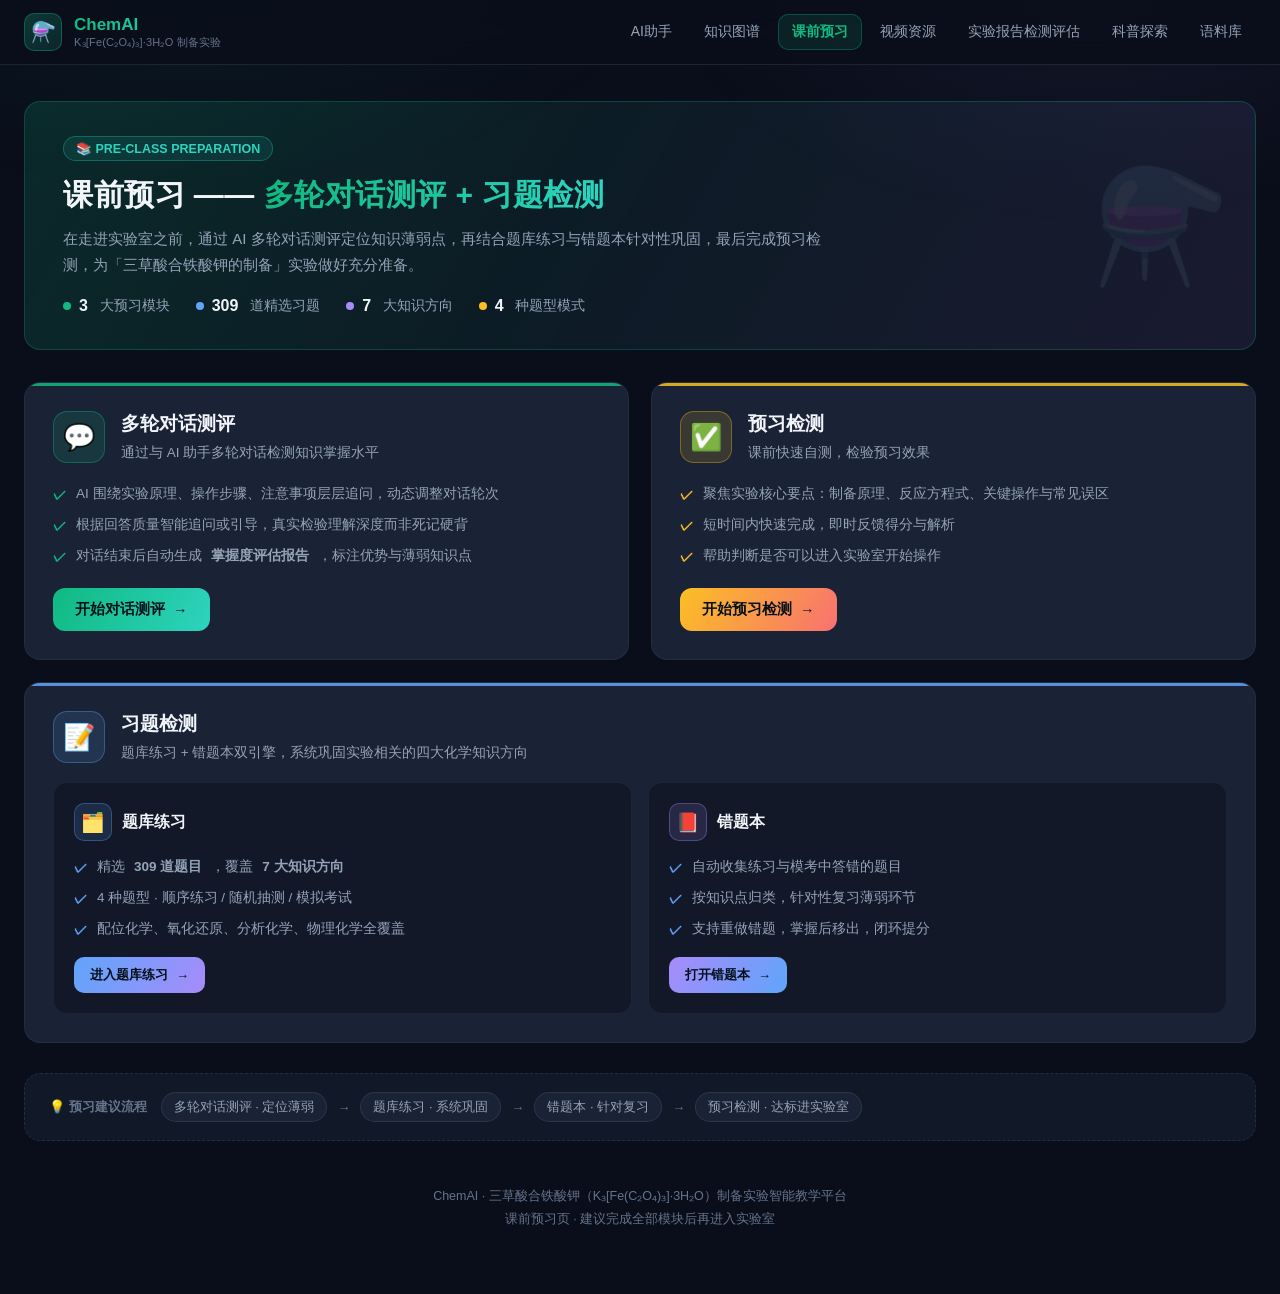
<file: prep.html>
<!DOCTYPE html>
<html lang="zh-CN">
<head>
<meta charset="UTF-8"/>
<meta name="viewport" content="width=device-width, initial-scale=1.0"/>
<title>课前预习 — 三草酸合铁酸钾制备实验 · ChemAI</title>
<style>
:root{
  --bg:#0a0e1a;--bg2:#111827;--card:#1a2235;--card-hover:#243049;
  --emerald:#10b981;--teal:#2dd4bf;--purple:#a78bfa;--yellow:#fbbf24;--red:#f87171;--blue:#60a5fa;
  --t1:#f1f5f9;--t2:#94a3b8;--t3:#64748b;
  --bd:rgba(148,163,184,.08);--bd2:rgba(148,163,184,.15);
  --r:16px;
}
*{margin:0;padding:0;box-sizing:border-box}
html{scroll-behavior:smooth}
body{
  background:var(--bg);color:var(--t1);
  font-family:"PingFang SC","Microsoft YaHei","Helvetica Neue",Arial,sans-serif;
  min-height:100vh;-webkit-font-smoothing:antialiased;
}
body::before{
  content:"";position:fixed;inset:0;pointer-events:none;z-index:0;
  background:
    radial-gradient(800px 400px at 15% -5%,rgba(16,185,129,.07),transparent 60%),
    radial-gradient(700px 380px at 85% 0%,rgba(167,139,250,.06),transparent 60%),
    radial-gradient(900px 500px at 50% 110%,rgba(45,212,191,.05),transparent 60%);
}
a{text-decoration:none;color:inherit}
/* ===== 顶部导航 ===== */
.navbar{
  position:sticky;top:0;z-index:100;
  background:rgba(10,14,26,.82);backdrop-filter:blur(14px);-webkit-backdrop-filter:blur(14px);
  border-bottom:1px solid var(--bd2);
}
.nav-inner{
  max-width:1280px;margin:0 auto;padding:0 24px;height:64px;
  display:flex;align-items:center;justify-content:space-between;gap:16px;
}
.logo{display:flex;align-items:center;gap:12px;flex-shrink:0;cursor:pointer}
.logo-icon{
  width:38px;height:38px;border-radius:10px;display:flex;align-items:center;justify-content:center;
  font-size:20px;background:linear-gradient(135deg,rgba(16,185,129,.25),rgba(45,212,191,.12));
  border:1px solid rgba(16,185,129,.35);
}
.logo-text{line-height:1.2}
.logo-name{font-weight:700;font-size:17px;background:linear-gradient(90deg,var(--emerald),var(--teal));-webkit-background-clip:text;background-clip:text;-webkit-text-fill-color:transparent}
.logo-sub{font-size:11px;color:var(--t3);letter-spacing:.2px}
.nav-links{display:flex;align-items:center;gap:4px;overflow-x:auto;scrollbar-width:none}
.nav-links::-webkit-scrollbar{display:none}
.nav-links a{
  padding:8px 13px;border-radius:10px;font-size:14px;color:var(--t2);
  white-space:nowrap;transition:all .2s;border:1px solid transparent;
}
.nav-links a:hover{color:var(--t1);background:var(--card-hover)}
.nav-links a.active{
  color:var(--emerald);background:rgba(16,185,129,.12);border-color:rgba(16,185,129,.3);font-weight:600;
}
/* ===== 主体 ===== */
.page{position:relative;z-index:1;max-width:1280px;margin:0 auto;padding:36px 24px 64px}
/* 简介横幅 */
.banner{
  border-radius:var(--r);padding:34px 38px;margin-bottom:32px;position:relative;overflow:hidden;
  background:linear-gradient(120deg,rgba(16,185,129,.16),rgba(45,212,191,.07) 45%,rgba(167,139,250,.10));
  border:1px solid rgba(16,185,129,.25);
}
.banner::after{
  content:"⚗️";position:absolute;right:26px;top:50%;transform:translateY(-50%);
  font-size:110px;opacity:.10;pointer-events:none;
}
.banner-tag{
  display:inline-flex;align-items:center;gap:6px;font-size:12.5px;color:var(--teal);
  background:rgba(45,212,191,.1);border:1px solid rgba(45,212,191,.3);
  padding:4px 12px;border-radius:999px;margin-bottom:14px;font-weight:600;
}
.banner h1{font-size:30px;font-weight:700;margin-bottom:10px;letter-spacing:.5px}
.banner h1 .hl{background:linear-gradient(90deg,var(--emerald),var(--teal));-webkit-background-clip:text;background-clip:text;-webkit-text-fill-color:transparent}
.banner p{color:var(--t2);font-size:15px;max-width:760px;line-height:1.7}
.banner-stats{display:flex;gap:26px;margin-top:20px;flex-wrap:wrap}
.bstat{display:flex;align-items:center;gap:8px;font-size:13.5px;color:var(--t2)}
.bstat b{color:var(--t1);font-size:16px}
.bstat .dot{width:8px;height:8px;border-radius:50%}
/* 模块网格 */
.grid{display:grid;grid-template-columns:repeat(2,1fr);gap:22px}
.card{
  background:var(--card);border:1px solid var(--bd);border-radius:var(--r);
  padding:28px;transition:transform .25s,box-shadow .25s,border-color .25s,background .25s;
  display:flex;flex-direction:column;position:relative;overflow:hidden;
}
.card:hover{transform:translateY(-5px);background:var(--card-hover);border-color:var(--bd2);box-shadow:0 14px 34px rgba(0,0,0,.35)}
.card::before{content:"";position:absolute;top:0;left:0;right:0;height:3px;background:var(--accent,var(--emerald));opacity:.85}
.card-wide{grid-column:1/-1}
.card-head{display:flex;align-items:flex-start;gap:16px;margin-bottom:14px}
.card-icon{
  width:52px;height:52px;border-radius:14px;flex-shrink:0;display:flex;align-items:center;justify-content:center;font-size:26px;
  background:color-mix(in srgb,var(--accent,var(--emerald)) 14%,transparent);
  border:1px solid color-mix(in srgb,var(--accent,var(--emerald)) 35%,transparent);
}
.card-title{font-size:19px;font-weight:700;margin-bottom:5px}
.card-desc{color:var(--t2);font-size:13.5px;line-height:1.65}
.feat{list-style:none;margin:6px 0 20px;display:flex;flex-direction:column;gap:9px;flex:1}
.feat li{display:flex;gap:9px;font-size:13.5px;color:var(--t2);align-items:flex-start;line-height:1.55}
.feat li::before{content:"✓";color:var(--accent,var(--emerald));font-weight:700;flex-shrink:0;margin-top:1px}
.btn{
  display:inline-flex;align-items:center;justify-content:center;gap:8px;
  padding:12px 22px;border-radius:12px;font-size:14.5px;font-weight:600;color:#04101a;
  background:linear-gradient(120deg,var(--accent,var(--emerald)),var(--accent2,var(--teal)));
  transition:filter .2s,transform .2s,box-shadow .2s;border:none;cursor:pointer;align-self:flex-start;
}
.btn:hover{filter:brightness(1.12);transform:translateY(-1px);box-shadow:0 8px 20px color-mix(in srgb,var(--accent,var(--emerald)) 35%,transparent)}
.btn .arr{transition:transform .2s}
.btn:hover .arr{transform:translateX(3px)}
/* 子卡片（习题检测） */
.subgrid{display:grid;grid-template-columns:repeat(2,1fr);gap:16px;margin-top:4px;flex:1}
.subcard{
  background:rgba(10,14,26,.45);border:1px solid var(--bd);border-radius:14px;padding:20px;
  display:flex;flex-direction:column;transition:border-color .2s,background .2s,transform .2s;
}
.subcard:hover{border-color:color-mix(in srgb,var(--saccent,var(--blue)) 40%,transparent);background:rgba(10,14,26,.65);transform:translateY(-3px)}
.subcard-head{display:flex;align-items:center;gap:10px;margin-bottom:10px}
.subcard-icon{width:38px;height:38px;border-radius:10px;display:flex;align-items:center;justify-content:center;font-size:19px;
  background:color-mix(in srgb,var(--saccent,var(--blue)) 14%,transparent);
  border:1px solid color-mix(in srgb,var(--saccent,var(--blue)) 32%,transparent)}
.subcard-title{font-size:15.5px;font-weight:700}
.subcard .feat{margin-bottom:16px}
.subcard .btn{padding:9px 16px;font-size:13px;border-radius:10px}
/* 建议流程 */
.flow{
  margin-top:30px;background:var(--bg2);border:1px dashed var(--bd2);border-radius:var(--r);
  padding:18px 24px;display:flex;align-items:center;gap:14px;flex-wrap:wrap;
}
.flow-label{font-size:13px;color:var(--t3);font-weight:600;display:flex;align-items:center;gap:6px;flex-shrink:0}
.flow-steps{display:flex;align-items:center;gap:10px;flex-wrap:wrap;font-size:13px;color:var(--t2)}
.flow-steps .fs{padding:5px 12px;border-radius:999px;background:var(--card);border:1px solid var(--bd2)}
.flow-steps .fa{color:var(--t3)}
footer{margin-top:44px;text-align:center;color:var(--t3);font-size:12.5px;line-height:1.8}
@media (max-width:900px){.grid{grid-template-columns:1fr}}
@media (max-width:640px){
  .banner{padding:26px 22px}.banner h1{font-size:23px}
  .subgrid{grid-template-columns:1fr}
  .nav-inner{padding:0 14px}.page{padding:24px 14px 48px}
  .logo-sub{display:none}
}
</style>
</head>
<body>
<nav class="navbar">
  <div class="nav-inner">
    <a class="logo" href="index.html">
      <div class="logo-icon">⚗️</div>
      <div class="logo-text">
        <div class="logo-name">ChemAI</div>
        <div class="logo-sub">K₃[Fe(C₂O₄)₃]·3H₂O 制备实验</div>
      </div>
    </a>
    <div class="nav-links">
      <a href="assistant.html">AI助手</a>
      <a href="knowledge.html">知识图谱</a>
      <a href="prep.html" class="active">课前预习</a>
      <a href="index.html#/videos">视频资源</a>
      <a href="index.html#/report">实验报告检测评估</a>
      <a href="index.html#/explore">科普探索</a>
      <a href="corpus.html">语料库</a>
    </div>
  </div>
</nav>

<div class="page">
  <!-- 简介横幅 -->
  <section class="banner">
    <div class="banner-tag">📚 PRE-CLASS PREPARATION</div>
    <h1>课前预习 —— <span class="hl">多轮对话测评 + 习题检测</span></h1>
    <p>在走进实验室之前，通过 AI 多轮对话测评定位知识薄弱点，再结合题库练习与错题本针对性巩固，最后完成预习检测，为「三草酸合铁酸钾的制备」实验做好充分准备。</p>
    <div class="banner-stats">
      <div class="bstat"><span class="dot" style="background:var(--emerald)"></span><b>3</b>&nbsp;大预习模块</div>
      <div class="bstat"><span class="dot" style="background:var(--blue)"></span><b>309</b>&nbsp;道精选习题</div>
      <div class="bstat"><span class="dot" style="background:var(--purple)"></span><b>7</b>&nbsp;大知识方向</div>
      <div class="bstat"><span class="dot" style="background:var(--yellow)"></span><b>4</b>&nbsp;种题型模式</div>
    </div>
  </section>

  <!-- 三大模块 -->
  <section class="grid">
    <!-- 模块 1：多轮对话测评 -->
    <div class="card" style="--accent:var(--emerald);--accent2:var(--teal)">
      <div class="card-head">
        <div class="card-icon">💬</div>
        <div>
          <div class="card-title">多轮对话测评</div>
          <div class="card-desc">通过与 AI 助手多轮对话检测知识掌握水平</div>
        </div>
      </div>
      <ul class="feat">
        <li>AI 围绕实验原理、操作步骤、注意事项层层追问，动态调整对话轮次</li>
        <li>根据回答质量智能追问或引导，真实检验理解深度而非死记硬背</li>
        <li>对话结束后自动生成<strong>掌握度评估报告</strong>，标注优势与薄弱知识点</li>
      </ul>
      <a class="btn" href="assistant.html?mode=assess">开始对话测评 <span class="arr">→</span></a>
    </div>

    <!-- 模块 3：预习检测 -->
    <div class="card" style="--accent:var(--yellow);--accent2:var(--red)">
      <div class="card-head">
        <div class="card-icon">✅</div>
        <div>
          <div class="card-title">预习检测</div>
          <div class="card-desc">课前快速自测，检验预习效果</div>
        </div>
      </div>
      <ul class="feat">
        <li>聚焦实验核心要点：制备原理、反应方程式、关键操作与常见误区</li>
        <li>短时间内快速完成，即时反馈得分与解析</li>
        <li>帮助判断是否可以进入实验室开始操作</li>
      </ul>
      <a class="btn" href="index.html#/preview">开始预习检测 <span class="arr">→</span></a>
    </div>

    <!-- 模块 2：习题检测（含两个子卡片） -->
    <div class="card card-wide" style="--accent:var(--blue);--accent2:var(--purple)">
      <div class="card-head">
        <div class="card-icon">📝</div>
        <div>
          <div class="card-title">习题检测</div>
          <div class="card-desc">题库练习 + 错题本双引擎，系统巩固实验相关的四大化学知识方向</div>
        </div>
      </div>
      <div class="subgrid">
        <div class="subcard" style="--saccent:var(--blue)">
          <div class="subcard-head">
            <div class="subcard-icon">🗂️</div>
            <div class="subcard-title">题库练习</div>
          </div>
          <ul class="feat">
            <li>精选 <strong>309 道题目</strong>，覆盖 <strong>7 大知识方向</strong></li>
            <li>4 种题型 · 顺序练习 / 随机抽测 / 模拟考试</li>
            <li>配位化学、氧化还原、分析化学、物理化学全覆盖</li>
          </ul>
          <a class="btn" style="--accent:var(--blue);--accent2:var(--purple)" href="index.html#/quiz">进入题库练习 <span class="arr">→</span></a>
        </div>
        <div class="subcard" style="--saccent:var(--purple)">
          <div class="subcard-head">
            <div class="subcard-icon">📕</div>
            <div class="subcard-title">错题本</div>
          </div>
          <ul class="feat">
            <li>自动收集练习与模考中答错的题目</li>
            <li>按知识点归类，针对性复习薄弱环节</li>
            <li>支持重做错题，掌握后移出，闭环提分</li>
          </ul>
          <a class="btn" style="--accent:var(--purple);--accent2:var(--blue)" href="index.html#/mistakes">打开错题本 <span class="arr">→</span></a>
        </div>
      </div>
    </div>
  </section>

  <!-- 预习建议流程 -->
  <section class="flow">
    <div class="flow-label">💡 预习建议流程</div>
    <div class="flow-steps">
      <span class="fs">多轮对话测评 · 定位薄弱</span><span class="fa">→</span>
      <span class="fs">题库练习 · 系统巩固</span><span class="fa">→</span>
      <span class="fs">错题本 · 针对复习</span><span class="fa">→</span>
      <span class="fs">预习检测 · 达标进实验室</span>
    </div>
  </section>

  <footer>
    ChemAI · 三草酸合铁酸钾（K₃[Fe(C₂O₄)₃]·3H₂O）制备实验智能教学平台<br/>
    课前预习页 · 建议完成全部模块后再进入实验室
  </footer>
</div>
</body>
</html>
</file>
<file: assets/index-DbDp5JQi.css>
@font-face{font-display:block;font-family:KaTeX_AMS;font-style:normal;font-weight:400;src:url(./KaTeX_AMS-Regular-BQhdFMY1.woff2) format("woff2"),url(./KaTeX_AMS-Regular-DMm9YOAa.woff) format("woff"),url(./KaTeX_AMS-Regular-DRggAlZN.ttf) format("truetype")}@font-face{font-display:block;font-family:KaTeX_Caligraphic;font-style:normal;font-weight:700;src:url(./KaTeX_Caligraphic-Bold-Dq_IR9rO.woff2) format("woff2"),url(./KaTeX_Caligraphic-Bold-BEiXGLvX.woff) format("woff"),url(./KaTeX_Caligraphic-Bold-ATXxdsX0.ttf) format("truetype")}@font-face{font-display:block;font-family:KaTeX_Caligraphic;font-style:normal;font-weight:400;src:url(./KaTeX_Caligraphic-Regular-Di6jR-x-.woff2) format("woff2"),url(./KaTeX_Caligraphic-Regular-CTRA-rTL.woff) format("woff"),url(./KaTeX_Caligraphic-Regular-wX97UBjC.ttf) format("truetype")}@font-face{font-display:block;font-family:KaTeX_Fraktur;font-style:normal;font-weight:700;src:url(./KaTeX_Fraktur-Bold-CL6g_b3V.woff2) format("woff2"),url(./KaTeX_Fraktur-Bold-BsDP51OF.woff) format("woff"),url(./KaTeX_Fraktur-Bold-BdnERNNW.ttf) format("truetype")}@font-face{font-display:block;font-family:KaTeX_Fraktur;font-style:normal;font-weight:400;src:url(./KaTeX_Fraktur-Regular-CTYiF6lA.woff2) format("woff2"),url(./KaTeX_Fraktur-Regular-Dxdc4cR9.woff) format("woff"),url(./KaTeX_Fraktur-Regular-CB_wures.ttf) format("truetype")}@font-face{font-display:block;font-family:KaTeX_Main;font-style:normal;font-weight:700;src:url(./KaTeX_Main-Bold-Cx986IdX.woff2) format("woff2"),url(./KaTeX_Main-Bold-Jm3AIy58.woff) format("woff"),url(./KaTeX_Main-Bold-waoOVXN0.ttf) format("truetype")}@font-face{font-display:block;font-family:KaTeX_Main;font-style:italic;font-weight:700;src:url(./KaTeX_Main-BoldItalic-DxDJ3AOS.woff2) format("woff2"),url(./KaTeX_Main-BoldItalic-SpSLRI95.woff) format("woff"),url(./KaTeX_Main-BoldItalic-DzxPMmG6.ttf) format("truetype")}@font-face{font-display:block;font-family:KaTeX_Main;font-style:italic;font-weight:400;src:url(./KaTeX_Main-Italic-NWA7e6Wa.woff2) format("woff2"),url(./KaTeX_Main-Italic-BMLOBm91.woff) format("woff"),url(./KaTeX_Main-Italic-3WenGoN9.ttf) format("truetype")}@font-face{font-display:block;font-family:KaTeX_Main;font-style:normal;font-weight:400;src:url(./KaTeX_Main-Regular-B22Nviop.woff2) format("woff2"),url(./KaTeX_Main-Regular-Dr94JaBh.woff) format("woff"),url(./KaTeX_Main-Regular-ypZvNtVU.ttf) format("truetype")}@font-face{font-display:block;font-family:KaTeX_Math;font-style:italic;font-weight:700;src:url(./KaTeX_Math-BoldItalic-CZnvNsCZ.woff2) format("woff2"),url(./KaTeX_Math-BoldItalic-iY-2wyZ7.woff) format("woff"),url(./KaTeX_Math-BoldItalic-B3XSjfu4.ttf) format("truetype")}@font-face{font-display:block;font-family:KaTeX_Math;font-style:italic;font-weight:400;src:url(./KaTeX_Math-Italic-t53AETM-.woff2) format("woff2"),url(./KaTeX_Math-Italic-DA0__PXp.woff) format("woff"),url(./KaTeX_Math-Italic-flOr_0UB.ttf) format("truetype")}@font-face{font-display:block;font-family:KaTeX_SansSerif;font-style:normal;font-weight:700;src:url(./KaTeX_SansSerif-Bold-D1sUS0GD.woff2) format("woff2"),url(./KaTeX_SansSerif-Bold-DbIhKOiC.woff) format("woff"),url(./KaTeX_SansSerif-Bold-CFMepnvq.ttf) format("truetype")}@font-face{font-display:block;font-family:KaTeX_SansSerif;font-style:italic;font-weight:400;src:url(./KaTeX_SansSerif-Italic-C3H0VqGB.woff2) format("woff2"),url(./KaTeX_SansSerif-Italic-DN2j7dab.woff) format("woff"),url(./KaTeX_SansSerif-Italic-YYjJ1zSn.ttf) format("truetype")}@font-face{font-display:block;font-family:KaTeX_SansSerif;font-style:normal;font-weight:400;src:url(./KaTeX_SansSerif-Regular-DDBCnlJ7.woff2) format("woff2"),url(./KaTeX_SansSerif-Regular-CS6fqUqJ.woff) format("woff"),url(./KaTeX_SansSerif-Regular-BNo7hRIc.ttf) format("truetype")}@font-face{font-display:block;font-family:KaTeX_Script;font-style:normal;font-weight:400;src:url(./KaTeX_Script-Regular-D3wIWfF6.woff2) format("woff2"),url(./KaTeX_Script-Regular-D5yQViql.woff) format("woff"),url(./KaTeX_Script-Regular-C5JkGWo-.ttf) format("truetype")}@font-face{font-display:block;font-family:KaTeX_Size1;font-style:normal;font-weight:400;src:url(./KaTeX_Size1-Regular-mCD8mA8B.woff2) format("woff2"),url(./KaTeX_Size1-Regular-C195tn64.woff) format("woff"),url(./KaTeX_Size1-Regular-Dbsnue_I.ttf) format("truetype")}@font-face{font-display:block;font-family:KaTeX_Size2;font-style:normal;font-weight:400;src:url(./KaTeX_Size2-Regular-Dy4dx90m.woff2) format("woff2"),url(./KaTeX_Size2-Regular-oD1tc_U0.woff) format("woff"),url(./KaTeX_Size2-Regular-B7gKUWhC.ttf) format("truetype")}@font-face{font-display:block;font-family:KaTeX_Size3;font-style:normal;font-weight:400;src:url([data-uri]) format("woff2"),url(./KaTeX_Size3-Regular-CTq5MqoE.woff) format("woff"),url(./KaTeX_Size3-Regular-DgpXs0kz.ttf) format("truetype")}@font-face{font-display:block;font-family:KaTeX_Size4;font-style:normal;font-weight:400;src:url(./KaTeX_Size4-Regular-Dl5lxZxV.woff2) format("woff2"),url(./KaTeX_Size4-Regular-BF-4gkZK.woff) format("woff"),url(./KaTeX_Size4-Regular-DWFBv043.ttf) format("truetype")}@font-face{font-display:block;font-family:KaTeX_Typewriter;font-style:normal;font-weight:400;src:url(./KaTeX_Typewriter-Regular-CO6r4hn1.woff2) format("woff2"),url(./KaTeX_Typewriter-Regular-C0xS9mPB.woff) format("woff"),url(./KaTeX_Typewriter-Regular-D3Ib7_Hf.ttf) format("truetype")}.katex{font: 1.21em KaTeX_Main,Times New Roman,serif;line-height:1.2;position:relative;text-indent:0;text-rendering:auto}.katex *{-ms-high-contrast-adjust:none!important;border-color:currentColor}.katex .katex-version:after{content:"0.17.0"}.katex .katex-mathml{border:0;clip-path:inset(50%);height:1px;overflow:hidden;padding:0;position:absolute;width:1px}.katex .katex-html>.newline{display:block}.katex .base{position:relative;white-space:nowrap;width:-moz-min-content;width:min-content}.katex .base,.katex .strut{display:inline-block}.katex .textbf{font-weight:700}.katex .textit{font-style:italic}.katex .textrm{font-family:KaTeX_Main}.katex .textsf{font-family:KaTeX_SansSerif}.katex .texttt{font-family:KaTeX_Typewriter}.katex .mathnormal{font-family:KaTeX_Math;font-style:italic}.katex .mathit{font-family:KaTeX_Main;font-style:italic}.katex .mathrm{font-style:normal}.katex .mathbf{font-family:KaTeX_Main;font-weight:700}.katex .boldsymbol{font-family:KaTeX_Math;font-style:italic;font-weight:700}.katex .amsrm,.katex .mathbb,.katex .textbb{font-family:KaTeX_AMS}.katex .mathcal{font-family:KaTeX_Caligraphic}.katex .mathfrak,.katex .textfrak{font-family:KaTeX_Fraktur}.katex .mathboldfrak,.katex .textboldfrak{font-family:KaTeX_Fraktur;font-weight:700}.katex .mathtt{font-family:KaTeX_Typewriter}.katex .mathscr,.katex .textscr{font-family:KaTeX_Script}.katex .mathsf,.katex .textsf{font-family:KaTeX_SansSerif}.katex .mathboldsf,.katex .textboldsf{font-family:KaTeX_SansSerif;font-weight:700}.katex .mathitsf,.katex .mathsfit,.katex .textitsf{font-family:KaTeX_SansSerif;font-style:italic}.katex .mainrm{font-family:KaTeX_Main;font-style:normal}.katex .vlist-t{border-collapse:collapse;display:inline-table;table-layout:fixed}.katex .vlist-r{display:table-row}.katex .vlist{display:table-cell;position:relative;vertical-align:bottom}.katex .vlist>span{display:block;height:0;position:relative}.katex .vlist>span>span{display:inline-block}.katex .vlist>span>.pstrut{overflow:hidden;width:0}.katex .vlist-t2{margin-right:-2px}.katex .vlist-s{display:table-cell;font-size:1px;min-width:2px;vertical-align:bottom;width:2px}.katex .vbox{align-items:baseline;display:inline-flex;flex-direction:column}.katex .hbox{width:100%}.katex .hbox,.katex .thinbox{display:inline-flex;flex-direction:row}.katex .thinbox{max-width:0;width:0}.katex .msupsub{text-align:left}.katex .mfrac>span>span{text-align:center}.katex .mfrac .frac-line{border-bottom-style:solid;display:inline-block;width:100%}.katex .hdashline,.katex .hline,.katex .mfrac .frac-line,.katex .overline .overline-line,.katex .rule,.katex .underline .underline-line{min-height:1px}.katex .mspace{display:inline-block}.katex .smash{display:inline;line-height:0}.katex .clap,.katex .llap,.katex .rlap{position:relative;width:0}.katex .clap>.inner,.katex .llap>.inner,.katex .rlap>.inner{position:absolute}.katex .clap>.fix,.katex .llap>.fix,.katex .rlap>.fix{display:inline-block}.katex .llap>.inner{right:0}.katex .clap>.inner,.katex .rlap>.inner{left:0}.katex .clap>.inner>span{margin-left:-50%;margin-right:50%}.katex .rule{border:0 solid;display:inline-block;position:relative}.katex .hline,.katex .overline .overline-line,.katex .underline .underline-line{border-bottom-style:solid;display:inline-block;width:100%}.katex .hdashline{border-bottom-style:dashed;display:inline-block;width:100%}.katex .sqrt>.root{margin-left:.2777777778em;margin-right:-.5555555556em}.katex .fontsize-ensurer.reset-size1.size1,.katex .sizing.reset-size1.size1{font-size:1em}.katex .fontsize-ensurer.reset-size1.size2,.katex .sizing.reset-size1.size2{font-size:1.2em}.katex .fontsize-ensurer.reset-size1.size3,.katex .sizing.reset-size1.size3{font-size:1.4em}.katex .fontsize-ensurer.reset-size1.size4,.katex .sizing.reset-size1.size4{font-size:1.6em}.katex .fontsize-ensurer.reset-size1.size5,.katex .sizing.reset-size1.size5{font-size:1.8em}.katex .fontsize-ensurer.reset-size1.size6,.katex .sizing.reset-size1.size6{font-size:2em}.katex .fontsize-ensurer.reset-size1.size7,.katex .sizing.reset-size1.size7{font-size:2.4em}.katex .fontsize-ensurer.reset-size1.size8,.katex .sizing.reset-size1.size8{font-size:2.88em}.katex .fontsize-ensurer.reset-size1.size9,.katex .sizing.reset-size1.size9{font-size:3.456em}.katex .fontsize-ensurer.reset-size1.size10,.katex .sizing.reset-size1.size10{font-size:4.148em}.katex .fontsize-ensurer.reset-size1.size11,.katex .sizing.reset-size1.size11{font-size:4.976em}.katex .fontsize-ensurer.reset-size2.size1,.katex .sizing.reset-size2.size1{font-size:.8333333333em}.katex .fontsize-ensurer.reset-size2.size2,.katex .sizing.reset-size2.size2{font-size:1em}.katex .fontsize-ensurer.reset-size2.size3,.katex .sizing.reset-size2.size3{font-size:1.1666666667em}.katex .fontsize-ensurer.reset-size2.size4,.katex .sizing.reset-size2.size4{font-size:1.3333333333em}.katex .fontsize-ensurer.reset-size2.size5,.katex .sizing.reset-size2.size5{font-size:1.5em}.katex .fontsize-ensurer.reset-size2.size6,.katex .sizing.reset-size2.size6{font-size:1.6666666667em}.katex .fontsize-ensurer.reset-size2.size7,.katex .sizing.reset-size2.size7{font-size:2em}.katex .fontsize-ensurer.reset-size2.size8,.katex .sizing.reset-size2.size8{font-size:2.4em}.katex .fontsize-ensurer.reset-size2.size9,.katex .sizing.reset-size2.size9{font-size:2.88em}.katex .fontsize-ensurer.reset-size2.size10,.katex .sizing.reset-size2.size10{font-size:3.4566666667em}.katex .fontsize-ensurer.reset-size2.size11,.katex .sizing.reset-size2.size11{font-size:4.1466666667em}.katex .fontsize-ensurer.reset-size3.size1,.katex .sizing.reset-size3.size1{font-size:.7142857143em}.katex .fontsize-ensurer.reset-size3.size2,.katex .sizing.reset-size3.size2{font-size:.8571428571em}.katex .fontsize-ensurer.reset-size3.size3,.katex .sizing.reset-size3.size3{font-size:1em}.katex .fontsize-ensurer.reset-size3.size4,.katex .sizing.reset-size3.size4{font-size:1.1428571429em}.katex .fontsize-ensurer.reset-size3.size5,.katex .sizing.reset-size3.size5{font-size:1.2857142857em}.katex .fontsize-ensurer.reset-size3.size6,.katex .sizing.reset-size3.size6{font-size:1.4285714286em}.katex .fontsize-ensurer.reset-size3.size7,.katex .sizing.reset-size3.size7{font-size:1.7142857143em}.katex .fontsize-ensurer.reset-size3.size8,.katex .sizing.reset-size3.size8{font-size:2.0571428571em}.katex .fontsize-ensurer.reset-size3.size9,.katex .sizing.reset-size3.size9{font-size:2.4685714286em}.katex .fontsize-ensurer.reset-size3.size10,.katex .sizing.reset-size3.size10{font-size:2.9628571429em}.katex .fontsize-ensurer.reset-size3.size11,.katex .sizing.reset-size3.size11{font-size:3.5542857143em}.katex .fontsize-ensurer.reset-size4.size1,.katex .sizing.reset-size4.size1{font-size:.625em}.katex .fontsize-ensurer.reset-size4.size2,.katex .sizing.reset-size4.size2{font-size:.75em}.katex .fontsize-ensurer.reset-size4.size3,.katex .sizing.reset-size4.size3{font-size:.875em}.katex .fontsize-ensurer.reset-size4.size4,.katex .sizing.reset-size4.size4{font-size:1em}.katex .fontsize-ensurer.reset-size4.size5,.katex .sizing.reset-size4.size5{font-size:1.125em}.katex .fontsize-ensurer.reset-size4.size6,.katex .sizing.reset-size4.size6{font-size:1.25em}.katex .fontsize-ensurer.reset-size4.size7,.katex .sizing.reset-size4.size7{font-size:1.5em}.katex .fontsize-ensurer.reset-size4.size8,.katex .sizing.reset-size4.size8{font-size:1.8em}.katex .fontsize-ensurer.reset-size4.size9,.katex .sizing.reset-size4.size9{font-size:2.16em}.katex .fontsize-ensurer.reset-size4.size10,.katex .sizing.reset-size4.size10{font-size:2.5925em}.katex .fontsize-ensurer.reset-size4.size11,.katex .sizing.reset-size4.size11{font-size:3.11em}.katex .fontsize-ensurer.reset-size5.size1,.katex .sizing.reset-size5.size1{font-size:.5555555556em}.katex .fontsize-ensurer.reset-size5.size2,.katex .sizing.reset-size5.size2{font-size:.6666666667em}.katex .fontsize-ensurer.reset-size5.size3,.katex .sizing.reset-size5.size3{font-size:.7777777778em}.katex .fontsize-ensurer.reset-size5.size4,.katex .sizing.reset-size5.size4{font-size:.8888888889em}.katex .fontsize-ensurer.reset-size5.size5,.katex .sizing.reset-size5.size5{font-size:1em}.katex .fontsize-ensurer.reset-size5.size6,.katex .sizing.reset-size5.size6{font-size:1.1111111111em}.katex .fontsize-ensurer.reset-size5.size7,.katex .sizing.reset-size5.size7{font-size:1.3333333333em}.katex .fontsize-ensurer.reset-size5.size8,.katex .sizing.reset-size5.size8{font-size:1.6em}.katex .fontsize-ensurer.reset-size5.size9,.katex .sizing.reset-size5.size9{font-size:1.92em}.katex .fontsize-ensurer.reset-size5.size10,.katex .sizing.reset-size5.size10{font-size:2.3044444444em}.katex .fontsize-ensurer.reset-size5.size11,.katex .sizing.reset-size5.size11{font-size:2.7644444444em}.katex .fontsize-ensurer.reset-size6.size1,.katex .sizing.reset-size6.size1{font-size:.5em}.katex .fontsize-ensurer.reset-size6.size2,.katex .sizing.reset-size6.size2{font-size:.6em}.katex .fontsize-ensurer.reset-size6.size3,.katex .sizing.reset-size6.size3{font-size:.7em}.katex .fontsize-ensurer.reset-size6.size4,.katex .sizing.reset-size6.size4{font-size:.8em}.katex .fontsize-ensurer.reset-size6.size5,.katex .sizing.reset-size6.size5{font-size:.9em}.katex .fontsize-ensurer.reset-size6.size6,.katex .sizing.reset-size6.size6{font-size:1em}.katex .fontsize-ensurer.reset-size6.size7,.katex .sizing.reset-size6.size7{font-size:1.2em}.katex .fontsize-ensurer.reset-size6.size8,.katex .sizing.reset-size6.size8{font-size:1.44em}.katex .fontsize-ensurer.reset-size6.size9,.katex .sizing.reset-size6.size9{font-size:1.728em}.katex .fontsize-ensurer.reset-size6.size10,.katex .sizing.reset-size6.size10{font-size:2.074em}.katex .fontsize-ensurer.reset-size6.size11,.katex .sizing.reset-size6.size11{font-size:2.488em}.katex .fontsize-ensurer.reset-size7.size1,.katex .sizing.reset-size7.size1{font-size:.4166666667em}.katex .fontsize-ensurer.reset-size7.size2,.katex .sizing.reset-size7.size2{font-size:.5em}.katex .fontsize-ensurer.reset-size7.size3,.katex .sizing.reset-size7.size3{font-size:.5833333333em}.katex .fontsize-ensurer.reset-size7.size4,.katex .sizing.reset-size7.size4{font-size:.6666666667em}.katex .fontsize-ensurer.reset-size7.size5,.katex .sizing.reset-size7.size5{font-size:.75em}.katex .fontsize-ensurer.reset-size7.size6,.katex .sizing.reset-size7.size6{font-size:.8333333333em}.katex .fontsize-ensurer.reset-size7.size7,.katex .sizing.reset-size7.size7{font-size:1em}.katex .fontsize-ensurer.reset-size7.size8,.katex .sizing.reset-size7.size8{font-size:1.2em}.katex .fontsize-ensurer.reset-size7.size9,.katex .sizing.reset-size7.size9{font-size:1.44em}.katex .fontsize-ensurer.reset-size7.size10,.katex .sizing.reset-size7.size10{font-size:1.7283333333em}.katex .fontsize-ensurer.reset-size7.size11,.katex .sizing.reset-size7.size11{font-size:2.0733333333em}.katex .fontsize-ensurer.reset-size8.size1,.katex .sizing.reset-size8.size1{font-size:.3472222222em}.katex .fontsize-ensurer.reset-size8.size2,.katex .sizing.reset-size8.size2{font-size:.4166666667em}.katex .fontsize-ensurer.reset-size8.size3,.katex .sizing.reset-size8.size3{font-size:.4861111111em}.katex .fontsize-ensurer.reset-size8.size4,.katex .sizing.reset-size8.size4{font-size:.5555555556em}.katex .fontsize-ensurer.reset-size8.size5,.katex .sizing.reset-size8.size5{font-size:.625em}.katex .fontsize-ensurer.reset-size8.size6,.katex .sizing.reset-size8.size6{font-size:.6944444444em}.katex .fontsize-ensurer.reset-size8.size7,.katex .sizing.reset-size8.size7{font-size:.8333333333em}.katex .fontsize-ensurer.reset-size8.size8,.katex .sizing.reset-size8.size8{font-size:1em}.katex .fontsize-ensurer.reset-size8.size9,.katex .sizing.reset-size8.size9{font-size:1.2em}.katex .fontsize-ensurer.reset-size8.size10,.katex .sizing.reset-size8.size10{font-size:1.4402777778em}.katex .fontsize-ensurer.reset-size8.size11,.katex .sizing.reset-size8.size11{font-size:1.7277777778em}.katex .fontsize-ensurer.reset-size9.size1,.katex .sizing.reset-size9.size1{font-size:.2893518519em}.katex .fontsize-ensurer.reset-size9.size2,.katex .sizing.reset-size9.size2{font-size:.3472222222em}.katex .fontsize-ensurer.reset-size9.size3,.katex .sizing.reset-size9.size3{font-size:.4050925926em}.katex .fontsize-ensurer.reset-size9.size4,.katex .sizing.reset-size9.size4{font-size:.462962963em}.katex .fontsize-ensurer.reset-size9.size5,.katex .sizing.reset-size9.size5{font-size:.5208333333em}.katex .fontsize-ensurer.reset-size9.size6,.katex .sizing.reset-size9.size6{font-size:.5787037037em}.katex .fontsize-ensurer.reset-size9.size7,.katex .sizing.reset-size9.size7{font-size:.6944444444em}.katex .fontsize-ensurer.reset-size9.size8,.katex .sizing.reset-size9.size8{font-size:.8333333333em}.katex .fontsize-ensurer.reset-size9.size9,.katex .sizing.reset-size9.size9{font-size:1em}.katex .fontsize-ensurer.reset-size9.size10,.katex .sizing.reset-size9.size10{font-size:1.2002314815em}.katex .fontsize-ensurer.reset-size9.size11,.katex .sizing.reset-size9.size11{font-size:1.4398148148em}.katex .fontsize-ensurer.reset-size10.size1,.katex .sizing.reset-size10.size1{font-size:.2410800386em}.katex .fontsize-ensurer.reset-size10.size2,.katex .sizing.reset-size10.size2{font-size:.2892960463em}.katex .fontsize-ensurer.reset-size10.size3,.katex .sizing.reset-size10.size3{font-size:.337512054em}.katex .fontsize-ensurer.reset-size10.size4,.katex .sizing.reset-size10.size4{font-size:.3857280617em}.katex .fontsize-ensurer.reset-size10.size5,.katex .sizing.reset-size10.size5{font-size:.4339440694em}.katex .fontsize-ensurer.reset-size10.size6,.katex .sizing.reset-size10.size6{font-size:.4821600771em}.katex .fontsize-ensurer.reset-size10.size7,.katex .sizing.reset-size10.size7{font-size:.5785920926em}.katex .fontsize-ensurer.reset-size10.size8,.katex .sizing.reset-size10.size8{font-size:.6943105111em}.katex .fontsize-ensurer.reset-size10.size9,.katex .sizing.reset-size10.size9{font-size:.8331726133em}.katex .fontsize-ensurer.reset-size10.size10,.katex .sizing.reset-size10.size10{font-size:1em}.katex .fontsize-ensurer.reset-size10.size11,.katex .sizing.reset-size10.size11{font-size:1.1996142719em}.katex .fontsize-ensurer.reset-size11.size1,.katex .sizing.reset-size11.size1{font-size:.2009646302em}.katex .fontsize-ensurer.reset-size11.size2,.katex .sizing.reset-size11.size2{font-size:.2411575563em}.katex .fontsize-ensurer.reset-size11.size3,.katex .sizing.reset-size11.size3{font-size:.2813504823em}.katex .fontsize-ensurer.reset-size11.size4,.katex .sizing.reset-size11.size4{font-size:.3215434084em}.katex .fontsize-ensurer.reset-size11.size5,.katex .sizing.reset-size11.size5{font-size:.3617363344em}.katex .fontsize-ensurer.reset-size11.size6,.katex .sizing.reset-size11.size6{font-size:.4019292605em}.katex .fontsize-ensurer.reset-size11.size7,.katex .sizing.reset-size11.size7{font-size:.4823151125em}.katex .fontsize-ensurer.reset-size11.size8,.katex .sizing.reset-size11.size8{font-size:.578778135em}.katex .fontsize-ensurer.reset-size11.size9,.katex .sizing.reset-size11.size9{font-size:.6945337621em}.katex .fontsize-ensurer.reset-size11.size10,.katex .sizing.reset-size11.size10{font-size:.8336012862em}.katex .fontsize-ensurer.reset-size11.size11,.katex .sizing.reset-size11.size11{font-size:1em}.katex .delimsizing.size1{font-family:KaTeX_Size1}.katex .delimsizing.size2{font-family:KaTeX_Size2}.katex .delimsizing.size3{font-family:KaTeX_Size3}.katex .delimsizing.size4{font-family:KaTeX_Size4}.katex .delimsizing.mult .delim-size1>span{font-family:KaTeX_Size1}.katex .delimsizing.mult .delim-size4>span{font-family:KaTeX_Size4}.katex .nulldelimiter{display:inline-block;width:.12em}.katex .delimcenter,.katex .op-symbol{position:relative}.katex .op-symbol.small-op{font-family:KaTeX_Size1}.katex .op-symbol.large-op{font-family:KaTeX_Size2}.katex .accent>.vlist-t,.katex .op-limits>.vlist-t{text-align:center}.katex .accent .accent-body{position:relative}.katex .accent .accent-body:not(.accent-full){width:0}.katex .overlay{display:block}.katex .mtable .vertical-separator{display:inline-block;min-width:1px}.katex .mtable .arraycolsep{display:inline-block}.katex .mtable .col-align-c>.vlist-t{text-align:center}.katex .mtable .col-align-l>.vlist-t{text-align:left}.katex .mtable .col-align-r>.vlist-t{text-align:right}.katex .svg-align{text-align:left}.katex svg{fill:currentColor;stroke:currentColor;display:block;height:inherit;position:absolute;width:100%}.katex svg path{stroke:none}.katex svg{fill-rule:nonzero;fill-opacity:1;stroke-width:1;stroke-linecap:butt;stroke-linejoin:miter;stroke-miterlimit:4;stroke-dasharray:none;stroke-dashoffset:0;stroke-opacity:1}.katex img{border-style:none;max-height:none;max-width:none;min-height:0;min-width:0}.katex .stretchy{display:block;overflow:hidden;position:relative;width:100%}.katex .stretchy:after,.katex .stretchy:before{content:""}.katex .hide-tail{overflow:hidden;position:relative;width:100%}.katex .halfarrow-left{left:0;overflow:hidden;position:absolute;width:50.2%}.katex .halfarrow-right{overflow:hidden;position:absolute;right:0;width:50.2%}.katex .brace-left{left:0;overflow:hidden;position:absolute;width:25.1%}.katex .brace-center{left:25%;overflow:hidden;position:absolute;width:50%}.katex .brace-right{overflow:hidden;position:absolute;right:0;width:25.1%}.katex .x-arrow-pad{padding:0 .5em}.katex .cd-arrow-pad{padding:0 .55556em 0 .27778em}.katex .mover,.katex .munder,.katex .x-arrow{text-align:center}.katex .boxpad{padding:0 .3em}.katex .fbox,.katex .fcolorbox{border:.04em solid;box-sizing:border-box}.katex .cancel-pad{padding:0 .2em}.katex .cancel-lap{margin-left:-.2em;margin-right:-.2em}.katex .sout{border-bottom-style:solid;border-bottom-width:.08em}.katex .angl{border-right:.049em solid;border-top:.049em solid;box-sizing:border-box;margin-right:.03889em}.katex .anglpad{padding:0 .03889em}.katex .eqn-num:before{content:"(" counter(katexEqnNo) ")";counter-increment:katexEqnNo}.katex .mml-eqn-num:before{content:"(" counter(mmlEqnNo) ")";counter-increment:mmlEqnNo}.katex .mtr-glue{width:50%}.katex .cd-vert-arrow{display:inline-block;position:relative}.katex .cd-label-left{display:inline-block;position:absolute;right:calc(50% + .3em);text-align:left}.katex .cd-label-right{display:inline-block;left:calc(50% + .3em);position:absolute;text-align:right}.katex-display{display:block;margin:1em 0;text-align:center}.katex-display>.katex{display:block;text-align:center;white-space:nowrap}.katex-display>.katex>.katex-html{display:block;position:relative}.katex-display>.katex>.katex-html>.tag{position:absolute;right:0}.katex-display.leqno>.katex>.katex-html>.tag{left:0;right:auto}.katex-display.fleqn>.katex{padding-left:2em;text-align:left}body{counter-reset:katexEqnNo mmlEqnNo}*,:before,:after{--tw-border-spacing-x: 0;--tw-border-spacing-y: 0;--tw-translate-x: 0;--tw-translate-y: 0;--tw-rotate: 0;--tw-skew-x: 0;--tw-skew-y: 0;--tw-scale-x: 1;--tw-scale-y: 1;--tw-pan-x: ;--tw-pan-y: ;--tw-pinch-zoom: ;--tw-scroll-snap-strictness: proximity;--tw-gradient-from-position: ;--tw-gradient-via-position: ;--tw-gradient-to-position: ;--tw-ordinal: ;--tw-slashed-zero: ;--tw-numeric-figure: ;--tw-numeric-spacing: ;--tw-numeric-fraction: ;--tw-ring-inset: ;--tw-ring-offset-width: 0px;--tw-ring-offset-color: #fff;--tw-ring-color: rgb(59 130 246 / .5);--tw-ring-offset-shadow: 0 0 #0000;--tw-ring-shadow: 0 0 #0000;--tw-shadow: 0 0 #0000;--tw-shadow-colored: 0 0 #0000;--tw-blur: ;--tw-brightness: ;--tw-contrast: ;--tw-grayscale: ;--tw-hue-rotate: ;--tw-invert: ;--tw-saturate: ;--tw-sepia: ;--tw-drop-shadow: ;--tw-backdrop-blur: ;--tw-backdrop-brightness: ;--tw-backdrop-contrast: ;--tw-backdrop-grayscale: ;--tw-backdrop-hue-rotate: ;--tw-backdrop-invert: ;--tw-backdrop-opacity: ;--tw-backdrop-saturate: ;--tw-backdrop-sepia: ;--tw-contain-size: ;--tw-contain-layout: ;--tw-contain-paint: ;--tw-contain-style: }::backdrop{--tw-border-spacing-x: 0;--tw-border-spacing-y: 0;--tw-translate-x: 0;--tw-translate-y: 0;--tw-rotate: 0;--tw-skew-x: 0;--tw-skew-y: 0;--tw-scale-x: 1;--tw-scale-y: 1;--tw-pan-x: ;--tw-pan-y: ;--tw-pinch-zoom: ;--tw-scroll-snap-strictness: proximity;--tw-gradient-from-position: ;--tw-gradient-via-position: ;--tw-gradient-to-position: ;--tw-ordinal: ;--tw-slashed-zero: ;--tw-numeric-figure: ;--tw-numeric-spacing: ;--tw-numeric-fraction: ;--tw-ring-inset: ;--tw-ring-offset-width: 0px;--tw-ring-offset-color: #fff;--tw-ring-color: rgb(59 130 246 / .5);--tw-ring-offset-shadow: 0 0 #0000;--tw-ring-shadow: 0 0 #0000;--tw-shadow: 0 0 #0000;--tw-shadow-colored: 0 0 #0000;--tw-blur: ;--tw-brightness: ;--tw-contrast: ;--tw-grayscale: ;--tw-hue-rotate: ;--tw-invert: ;--tw-saturate: ;--tw-sepia: ;--tw-drop-shadow: ;--tw-backdrop-blur: ;--tw-backdrop-brightness: ;--tw-backdrop-contrast: ;--tw-backdrop-grayscale: ;--tw-backdrop-hue-rotate: ;--tw-backdrop-invert: ;--tw-backdrop-opacity: ;--tw-backdrop-saturate: ;--tw-backdrop-sepia: ;--tw-contain-size: ;--tw-contain-layout: ;--tw-contain-paint: ;--tw-contain-style: }*,:before,:after{box-sizing:border-box;border-width:0;border-style:solid;border-color:#e5e7eb}:before,:after{--tw-content: ""}html,:host{line-height:1.5;-webkit-text-size-adjust:100%;-moz-tab-size:4;-o-tab-size:4;tab-size:4;font-family:ui-sans-serif,system-ui,sans-serif,"Apple Color Emoji","Segoe UI Emoji",Segoe UI Symbol,"Noto Color Emoji";font-feature-settings:normal;font-variation-settings:normal;-webkit-tap-highlight-color:transparent}body{margin:0;line-height:inherit}hr{height:0;color:inherit;border-top-width:1px}abbr:where([title]){-webkit-text-decoration:underline dotted;text-decoration:underline dotted}h1,h2,h3,h4,h5,h6{font-size:inherit;font-weight:inherit}a{color:inherit;text-decoration:inherit}b,strong{font-weight:bolder}code,kbd,samp,pre{font-family:JetBrains Mono,monospace;font-feature-settings:normal;font-variation-settings:normal;font-size:1em}small{font-size:80%}sub,sup{font-size:75%;line-height:0;position:relative;vertical-align:baseline}sub{bottom:-.25em}sup{top:-.5em}table{text-indent:0;border-color:inherit;border-collapse:collapse}button,input,optgroup,select,textarea{font-family:inherit;font-feature-settings:inherit;font-variation-settings:inherit;font-size:100%;font-weight:inherit;line-height:inherit;letter-spacing:inherit;color:inherit;margin:0;padding:0}button,select{text-transform:none}button,input:where([type=button]),input:where([type=reset]),input:where([type=submit]){-webkit-appearance:button;background-color:transparent;background-image:none}:-moz-focusring{outline:auto}:-moz-ui-invalid{box-shadow:none}progress{vertical-align:baseline}::-webkit-inner-spin-button,::-webkit-outer-spin-button{height:auto}[type=search]{-webkit-appearance:textfield;outline-offset:-2px}::-webkit-search-decoration{-webkit-appearance:none}::-webkit-file-upload-button{-webkit-appearance:button;font:inherit}summary{display:list-item}blockquote,dl,dd,h1,h2,h3,h4,h5,h6,hr,figure,p,pre{margin:0}fieldset{margin:0;padding:0}legend{padding:0}ol,ul,menu{list-style:none;margin:0;padding:0}dialog{padding:0}textarea{resize:vertical}input::-moz-placeholder,textarea::-moz-placeholder{opacity:1;color:#9ca3af}input::placeholder,textarea::placeholder{opacity:1;color:#9ca3af}button,[role=button]{cursor:pointer}:disabled{cursor:default}img,svg,video,canvas,audio,iframe,embed,object{display:block;vertical-align:middle}img,video{max-width:100%;height:auto}[hidden]:where(:not([hidden=until-found])){display:none}:root{--background: 0 0% 100%;--foreground: 240 10% 3.9%;--card: 0 0% 100%;--card-foreground: 240 10% 3.9%;--popover: 0 0% 100%;--popover-foreground: 240 10% 3.9%;--primary: 240 5.9% 10%;--primary-foreground: 0 0% 98%;--secondary: 240 4.8% 95.9%;--secondary-foreground: 240 5.9% 10%;--muted: 240 4.8% 95.9%;--muted-foreground: 240 3.8% 46.1%;--accent: 240 4.8% 95.9%;--accent-foreground: 240 5.9% 10%;--destructive: 0 84.2% 60.2%;--destructive-foreground: 0 0% 98%;--border: 240 5.9% 90%;--input: 240 5.9% 90%;--ring: 240 5.9% 10%;--radius: .625rem}[data-theme=dark]{--bg-primary: #0a0e1a;--bg-secondary: #111827;--bg-card: #1a2235;--bg-hover: #243049;--border-subtle: rgba(148,163,184,.08);--border-medium: rgba(148,163,184,.15);--text-primary: #f1f5f9;--text-secondary: #94a3b8;--text-muted: #64748b;--text-inverse: #0a0e1a;--accent-primary: #10b981;--accent-primary-dim: rgba(16,185,129,.12);--accent-primary-glow: rgba(16,185,129,.25);--accent-secondary: #2dd4bf;--accent-warning: #fbbf24;--accent-error: #f87171;--accent-info: #60a5fa;--accent-purple: #a78bfa;--grad-crystal: linear-gradient(135deg, #10b981 0%, #2dd4bf 50%, #60a5fa 100%);--shadow-card: 0 4px 24px rgba(0,0,0,.4), 0 0 0 1px rgba(16,185,129,.05);--shadow-glow: 0 0 40px rgba(16,185,129,.15)}[data-theme=light]{--bg-primary: #f8fafc;--bg-secondary: #ffffff;--bg-card: #f1f5f9;--bg-hover: #e2e8f0;--border-subtle: rgba(15,23,42,.06);--border-medium: rgba(15,23,42,.12);--text-primary: #0f172a;--text-secondary: #475569;--text-muted: #94a3b8;--text-inverse: #ffffff;--accent-primary: #059669;--accent-primary-dim: rgba(5,150,105,.08);--accent-primary-glow: rgba(5,150,105,.15);--accent-secondary: #0d9488;--accent-warning: #d97706;--accent-error: #dc2626;--accent-info: #2563eb;--accent-purple: #7c3aed;--grad-crystal: linear-gradient(135deg, #059669 0%, #0d9488 50%, #2563eb 100%);--shadow-card: 0 4px 24px rgba(0,0,0,.08), 0 0 0 1px rgba(0,0,0,.04);--shadow-glow: 0 0 30px rgba(5,150,105,.1)}*{border-color:hsl(var(--border))}body{font-family:Inter,system-ui,-apple-system,sans-serif;background-color:var(--bg-primary);color:var(--text-primary);transition:background-color .3s ease,color .3s ease;-webkit-font-smoothing:antialiased;-moz-osx-font-smoothing:grayscale}html{scroll-behavior:smooth}::-webkit-scrollbar{width:6px}::-webkit-scrollbar-track{background:transparent}::-webkit-scrollbar-thumb{background:var(--accent-primary);border-radius:9999px;opacity:.5}::-webkit-scrollbar-thumb:hover{opacity:1}.container{width:100%}@media(min-width:640px){.container{max-width:640px}}@media(min-width:768px){.container{max-width:768px}}@media(min-width:1024px){.container{max-width:1024px}}@media(min-width:1280px){.container{max-width:1280px}}@media(min-width:1536px){.container{max-width:1536px}}.sr-only{position:absolute;width:1px;height:1px;padding:0;margin:-1px;overflow:hidden;clip:rect(0,0,0,0);white-space:nowrap;border-width:0}.pointer-events-none{pointer-events:none}.visible{visibility:visible}.invisible{visibility:hidden}.static{position:static}.fixed{position:fixed}.absolute{position:absolute}.relative{position:relative}.inset-0{inset:0}.inset-x-0{left:0;right:0}.inset-y-0{top:0;bottom:0}.-bottom-12{bottom:-3rem}.-bottom-2{bottom:-.5rem}.-left-1{left:-.25rem}.-left-12{left:-3rem}.-right-0\.5{right:-.125rem}.-right-1{right:-.25rem}.-right-12{right:-3rem}.-right-3{right:-.75rem}.-top-0\.5{top:-.125rem}.-top-1{top:-.25rem}.-top-12{top:-3rem}.-top-20{top:-5rem}.-top-3{top:-.75rem}.bottom-0{bottom:0}.bottom-10{bottom:2.5rem}.bottom-12{bottom:3rem}.bottom-2{bottom:.5rem}.bottom-4{bottom:1rem}.bottom-8{bottom:2rem}.bottom-full{bottom:100%}.left-0{left:0}.left-1\/2{left:50%}.left-12{left:3rem}.left-14{left:3.5rem}.left-2{left:.5rem}.left-2\.5{left:.625rem}.left-3{left:.75rem}.left-4{left:1rem}.left-\[15px\]{left:15px}.left-\[50\%\]{left:50%}.right-0{right:0}.right-1{right:.25rem}.right-12{right:3rem}.right-14{right:3.5rem}.right-2{right:.5rem}.right-3{right:.75rem}.right-4{right:1rem}.top-0{top:0}.top-1\.5{top:.375rem}.top-1\/2{top:50%}.top-12{top:3rem}.top-2{top:.5rem}.top-3{top:.75rem}.top-3\.5{top:.875rem}.top-4{top:1rem}.top-6{top:1.5rem}.top-\[1px\]{top:1px}.top-\[30\%\]{top:30%}.top-\[50\%\]{top:50%}.top-\[60\%\]{top:60%}.top-full{top:100%}.isolate{isolation:isolate}.z-0{z-index:0}.z-10{z-index:10}.z-20{z-index:20}.z-40{z-index:40}.z-50{z-index:50}.z-\[1\]{z-index:1}.order-first{order:-9999}.order-last{order:9999}.col-start-2{grid-column-start:2}.row-span-2{grid-row:span 2 / span 2}.row-start-1{grid-row-start:1}.\!m-0{margin:0!important}.-mx-1{margin-left:-.25rem;margin-right:-.25rem}.-my-2{margin-top:-.5rem;margin-bottom:-.5rem}.mx-0\.5{margin-left:.125rem;margin-right:.125rem}.mx-2{margin-left:.5rem;margin-right:.5rem}.mx-3\.5{margin-left:.875rem;margin-right:.875rem}.mx-auto{margin-left:auto;margin-right:auto}.my-0{margin-top:0;margin-bottom:0}.my-0\.5{margin-top:.125rem;margin-bottom:.125rem}.my-1{margin-top:.25rem;margin-bottom:.25rem}.-ml-4{margin-left:-1rem}.-mt-4{margin-top:-1rem}.mb-0\.5{margin-bottom:.125rem}.mb-1{margin-bottom:.25rem}.mb-1\.5{margin-bottom:.375rem}.mb-10{margin-bottom:2.5rem}.mb-14{margin-bottom:3.5rem}.mb-16{margin-bottom:4rem}.mb-2{margin-bottom:.5rem}.mb-3{margin-bottom:.75rem}.mb-4{margin-bottom:1rem}.mb-5{margin-bottom:1.25rem}.mb-6{margin-bottom:1.5rem}.mb-8{margin-bottom:2rem}.ml-0\.5{margin-left:.125rem}.ml-1{margin-left:.25rem}.ml-10{margin-left:2.5rem}.ml-2{margin-left:.5rem}.ml-4{margin-left:1rem}.ml-auto{margin-left:auto}.mr-1{margin-right:.25rem}.mr-2{margin-right:.5rem}.mr-4{margin-right:1rem}.mt-0\.5{margin-top:.125rem}.mt-1{margin-top:.25rem}.mt-1\.5{margin-top:.375rem}.mt-10{margin-top:2.5rem}.mt-2{margin-top:.5rem}.mt-3{margin-top:.75rem}.mt-4{margin-top:1rem}.mt-5{margin-top:1.25rem}.mt-6{margin-top:1.5rem}.mt-8{margin-top:2rem}.mt-auto{margin-top:auto}.line-clamp-1{overflow:hidden;display:-webkit-box;-webkit-box-orient:vertical;-webkit-line-clamp:1}.line-clamp-2{overflow:hidden;display:-webkit-box;-webkit-box-orient:vertical;-webkit-line-clamp:2}.block{display:block}.inline-block{display:inline-block}.inline{display:inline}.flex{display:flex}.inline-flex{display:inline-flex}.table{display:table}.table-caption{display:table-caption}.table-cell{display:table-cell}.table-row{display:table-row}.grid{display:grid}.hidden{display:none}.aspect-square{aspect-ratio:1 / 1}.aspect-video{aspect-ratio:16 / 9}.size-10{width:2.5rem;height:2.5rem}.size-2{width:.5rem;height:.5rem}.size-2\.5{width:.625rem;height:.625rem}.size-3{width:.75rem;height:.75rem}.size-3\.5{width:.875rem;height:.875rem}.size-4{width:1rem;height:1rem}.size-6{width:1.5rem;height:1.5rem}.size-7{width:1.75rem;height:1.75rem}.size-8{width:2rem;height:2rem}.size-9{width:2.25rem;height:2.25rem}.size-auto{width:auto;height:auto}.size-full{width:100%;height:100%}.h-0\.5{height:.125rem}.h-1{height:.25rem}.h-1\.5{height:.375rem}.h-10{height:2.5rem}.h-11{height:2.75rem}.h-12{height:3rem}.h-14{height:3.5rem}.h-16{height:4rem}.h-2{height:.5rem}.h-2\.5{height:.625rem}.h-20{height:5rem}.h-24{height:6rem}.h-3{height:.75rem}.h-3\.5{height:.875rem}.h-4{height:1rem}.h-40{height:10rem}.h-48{height:12rem}.h-5{height:1.25rem}.h-6{height:1.5rem}.h-64{height:16rem}.h-7{height:1.75rem}.h-8{height:2rem}.h-9{height:2.25rem}.h-\[1\.15rem\]{height:1.15rem}.h-\[1\.5px\]{height:1.5px}.h-\[calc\(100\%-1px\)\]{height:calc(100% - 1px)}.h-\[calc\(100dvh-4rem\)\]{height:calc(100dvh - 4rem)}.h-\[calc\(100vh-64px\)\]{height:calc(100vh - 64px)}.h-\[var\(--radix-navigation-menu-viewport-height\)\]{height:var(--radix-navigation-menu-viewport-height)}.h-\[var\(--radix-select-trigger-height\)\]{height:var(--radix-select-trigger-height)}.h-auto{height:auto}.h-full{height:100%}.h-px{height:1px}.h-svh{height:100svh}.max-h-80{max-height:20rem}.max-h-\[120px\]{max-height:120px}.max-h-\[300px\]{max-height:300px}.max-h-\[600px\]{max-height:600px}.max-h-\[85vh\]{max-height:85vh}.min-h-0{min-height:0px}.min-h-16{min-height:4rem}.min-h-4{min-height:1rem}.min-h-\[100dvh\]{min-height:100dvh}.min-h-\[340px\]{min-height:340px}.min-h-\[400px\]{min-height:400px}.min-h-\[60px\]{min-height:60px}.min-h-\[60vh\]{min-height:60vh}.min-h-screen{min-height:100vh}.min-h-svh{min-height:100svh}.w-0{width:0px}.w-0\.5{width:.125rem}.w-1{width:.25rem}.w-1\.5{width:.375rem}.w-10{width:2.5rem}.w-12{width:3rem}.w-14{width:3.5rem}.w-16{width:4rem}.w-2{width:.5rem}.w-2\.5{width:.625rem}.w-20{width:5rem}.w-24{width:6rem}.w-3{width:.75rem}.w-3\.5{width:.875rem}.w-3\/4{width:75%}.w-4{width:1rem}.w-40{width:10rem}.w-48{width:12rem}.w-5{width:1.25rem}.w-56{width:14rem}.w-6{width:1.5rem}.w-64{width:16rem}.w-7{width:1.75rem}.w-72{width:18rem}.w-8{width:2rem}.w-9{width:2.25rem}.w-\[100px\]{width:100px}.w-\[220px\]{width:220px}.w-\[230px\]{width:230px}.w-\[280px\]{width:280px}.w-\[2px\]{width:2px}.w-\[320px\]{width:320px}.w-auto{width:auto}.w-fit{width:-moz-fit-content;width:fit-content}.w-full{width:100%}.w-max{width:-moz-max-content;width:max-content}.w-px{width:1px}.min-w-0{min-width:0px}.min-w-10{min-width:2.5rem}.min-w-5{min-width:1.25rem}.min-w-8{min-width:2rem}.min-w-9{min-width:2.25rem}.min-w-\[12rem\]{min-width:12rem}.min-w-\[180px\]{min-width:180px}.min-w-\[8rem\]{min-width:8rem}.min-w-\[var\(--radix-select-trigger-width\)\]{min-width:var(--radix-select-trigger-width)}.max-w-2xl{max-width:42rem}.max-w-3xl{max-width:48rem}.max-w-\[1200px\]{max-width:1200px}.max-w-\[1440px\]{max-width:1440px}.max-w-\[800px\]{max-width:800px}.max-w-\[85\%\]{max-width:85%}.max-w-\[calc\(100\%-2rem\)\]{max-width:calc(100% - 2rem)}.max-w-lg{max-width:32rem}.max-w-max{max-width:-moz-max-content;max-width:max-content}.max-w-md{max-width:28rem}.max-w-sm{max-width:24rem}.max-w-xl{max-width:36rem}.flex-1{flex:1 1 0%}.flex-shrink-0,.shrink-0{flex-shrink:0}.grow{flex-grow:1}.grow-0{flex-grow:0}.basis-full{flex-basis:100%}.caption-bottom{caption-side:bottom}.border-collapse{border-collapse:collapse}.-translate-x-1\/2{--tw-translate-x: -50%;transform:translate(var(--tw-translate-x),var(--tw-translate-y)) rotate(var(--tw-rotate)) skew(var(--tw-skew-x)) skewY(var(--tw-skew-y)) scaleX(var(--tw-scale-x)) scaleY(var(--tw-scale-y))}.-translate-x-full{--tw-translate-x: -100%;transform:translate(var(--tw-translate-x),var(--tw-translate-y)) rotate(var(--tw-rotate)) skew(var(--tw-skew-x)) skewY(var(--tw-skew-y)) scaleX(var(--tw-scale-x)) scaleY(var(--tw-scale-y))}.-translate-x-px{--tw-translate-x: -1px;transform:translate(var(--tw-translate-x),var(--tw-translate-y)) rotate(var(--tw-rotate)) skew(var(--tw-skew-x)) skewY(var(--tw-skew-y)) scaleX(var(--tw-scale-x)) scaleY(var(--tw-scale-y))}.-translate-y-1\/2{--tw-translate-y: -50%;transform:translate(var(--tw-translate-x),var(--tw-translate-y)) rotate(var(--tw-rotate)) skew(var(--tw-skew-x)) skewY(var(--tw-skew-y)) scaleX(var(--tw-scale-x)) scaleY(var(--tw-scale-y))}.translate-x-0{--tw-translate-x: 0px;transform:translate(var(--tw-translate-x),var(--tw-translate-y)) rotate(var(--tw-rotate)) skew(var(--tw-skew-x)) skewY(var(--tw-skew-y)) scaleX(var(--tw-scale-x)) scaleY(var(--tw-scale-y))}.translate-x-\[-50\%\]{--tw-translate-x: -50%;transform:translate(var(--tw-translate-x),var(--tw-translate-y)) rotate(var(--tw-rotate)) skew(var(--tw-skew-x)) skewY(var(--tw-skew-y)) scaleX(var(--tw-scale-x)) scaleY(var(--tw-scale-y))}.translate-x-px{--tw-translate-x: 1px;transform:translate(var(--tw-translate-x),var(--tw-translate-y)) rotate(var(--tw-rotate)) skew(var(--tw-skew-x)) skewY(var(--tw-skew-y)) scaleX(var(--tw-scale-x)) scaleY(var(--tw-scale-y))}.translate-y-0\.5{--tw-translate-y: .125rem;transform:translate(var(--tw-translate-x),var(--tw-translate-y)) rotate(var(--tw-rotate)) skew(var(--tw-skew-x)) skewY(var(--tw-skew-y)) scaleX(var(--tw-scale-x)) scaleY(var(--tw-scale-y))}.translate-y-\[-50\%\]{--tw-translate-y: -50%;transform:translate(var(--tw-translate-x),var(--tw-translate-y)) rotate(var(--tw-rotate)) skew(var(--tw-skew-x)) skewY(var(--tw-skew-y)) scaleX(var(--tw-scale-x)) scaleY(var(--tw-scale-y))}.translate-y-\[calc\(-50\%_-_2px\)\]{--tw-translate-y: calc(-50% - 2px) ;transform:translate(var(--tw-translate-x),var(--tw-translate-y)) rotate(var(--tw-rotate)) skew(var(--tw-skew-x)) skewY(var(--tw-skew-y)) scaleX(var(--tw-scale-x)) scaleY(var(--tw-scale-y))}.-rotate-90{--tw-rotate: -90deg;transform:translate(var(--tw-translate-x),var(--tw-translate-y)) rotate(var(--tw-rotate)) skew(var(--tw-skew-x)) skewY(var(--tw-skew-y)) scaleX(var(--tw-scale-x)) scaleY(var(--tw-scale-y))}.rotate-180{--tw-rotate: 180deg;transform:translate(var(--tw-translate-x),var(--tw-translate-y)) rotate(var(--tw-rotate)) skew(var(--tw-skew-x)) skewY(var(--tw-skew-y)) scaleX(var(--tw-scale-x)) scaleY(var(--tw-scale-y))}.rotate-45{--tw-rotate: 45deg;transform:translate(var(--tw-translate-x),var(--tw-translate-y)) rotate(var(--tw-rotate)) skew(var(--tw-skew-x)) skewY(var(--tw-skew-y)) scaleX(var(--tw-scale-x)) scaleY(var(--tw-scale-y))}.rotate-90{--tw-rotate: 90deg;transform:translate(var(--tw-translate-x),var(--tw-translate-y)) rotate(var(--tw-rotate)) skew(var(--tw-skew-x)) skewY(var(--tw-skew-y)) scaleX(var(--tw-scale-x)) scaleY(var(--tw-scale-y))}.transform{transform:translate(var(--tw-translate-x),var(--tw-translate-y)) rotate(var(--tw-rotate)) skew(var(--tw-skew-x)) skewY(var(--tw-skew-y)) scaleX(var(--tw-scale-x)) scaleY(var(--tw-scale-y))}@keyframes caret-blink{0%,70%,to{opacity:1}20%,50%{opacity:0}}.animate-caret-blink{animation:caret-blink 1.25s ease-out infinite}@keyframes pulse{50%{opacity:.5}}.animate-pulse{animation:pulse 2s cubic-bezier(.4,0,.6,1) infinite}@keyframes spin{to{transform:rotate(360deg)}}.animate-spin{animation:spin 1s linear infinite}.cursor-default{cursor:default}.cursor-help{cursor:help}.cursor-not-allowed{cursor:not-allowed}.cursor-pointer{cursor:pointer}.cursor-text{cursor:text}.touch-none{touch-action:none}.select-none{-webkit-user-select:none;-moz-user-select:none;user-select:none}.resize-none{resize:none}.resize-y{resize:vertical}.resize{resize:both}.scroll-my-1{scroll-margin-top:.25rem;scroll-margin-bottom:.25rem}.scroll-py-1{scroll-padding-top:.25rem;scroll-padding-bottom:.25rem}.list-disc{list-style-type:disc}.list-none{list-style-type:none}.auto-rows-min{grid-auto-rows:min-content}.grid-cols-1{grid-template-columns:repeat(1,minmax(0,1fr))}.grid-cols-2{grid-template-columns:repeat(2,minmax(0,1fr))}.grid-cols-3{grid-template-columns:repeat(3,minmax(0,1fr))}.grid-cols-4{grid-template-columns:repeat(4,minmax(0,1fr))}.grid-cols-\[0_1fr\]{grid-template-columns:0 1fr}.grid-rows-\[auto_auto\]{grid-template-rows:auto auto}.flex-row{flex-direction:row}.flex-row-reverse{flex-direction:row-reverse}.flex-col{flex-direction:column}.flex-col-reverse{flex-direction:column-reverse}.flex-wrap{flex-wrap:wrap}.place-content-center{place-content:center}.items-start{align-items:flex-start}.items-end{align-items:flex-end}.items-center{align-items:center}.items-baseline{align-items:baseline}.items-stretch{align-items:stretch}.justify-start{justify-content:flex-start}.justify-center{justify-content:center}.justify-between{justify-content:space-between}.justify-around{justify-content:space-around}.justify-items-start{justify-items:start}.gap-0\.5{gap:.125rem}.gap-1{gap:.25rem}.gap-1\.5{gap:.375rem}.gap-2{gap:.5rem}.gap-2\.5{gap:.625rem}.gap-3{gap:.75rem}.gap-4{gap:1rem}.gap-5{gap:1.25rem}.gap-6{gap:1.5rem}.gap-7{gap:1.75rem}.gap-8{gap:2rem}.gap-\[--spacing\(var\(--gap\)\)\]{gap:var(--spacing(var(--gap)))}.gap-x-3{-moz-column-gap:.75rem;column-gap:.75rem}.gap-y-0\.5{row-gap:.125rem}.gap-y-2{row-gap:.5rem}.space-y-0>:not([hidden])~:not([hidden]){--tw-space-y-reverse: 0;margin-top:calc(0px * calc(1 - var(--tw-space-y-reverse)));margin-bottom:calc(0px * var(--tw-space-y-reverse))}.space-y-0\.5>:not([hidden])~:not([hidden]){--tw-space-y-reverse: 0;margin-top:calc(.125rem * calc(1 - var(--tw-space-y-reverse)));margin-bottom:calc(.125rem * var(--tw-space-y-reverse))}.space-y-1>:not([hidden])~:not([hidden]){--tw-space-y-reverse: 0;margin-top:calc(.25rem * calc(1 - var(--tw-space-y-reverse)));margin-bottom:calc(.25rem * var(--tw-space-y-reverse))}.space-y-1\.5>:not([hidden])~:not([hidden]){--tw-space-y-reverse: 0;margin-top:calc(.375rem * calc(1 - var(--tw-space-y-reverse)));margin-bottom:calc(.375rem * var(--tw-space-y-reverse))}.space-y-2>:not([hidden])~:not([hidden]){--tw-space-y-reverse: 0;margin-top:calc(.5rem * calc(1 - var(--tw-space-y-reverse)));margin-bottom:calc(.5rem * var(--tw-space-y-reverse))}.space-y-2\.5>:not([hidden])~:not([hidden]){--tw-space-y-reverse: 0;margin-top:calc(.625rem * calc(1 - var(--tw-space-y-reverse)));margin-bottom:calc(.625rem * var(--tw-space-y-reverse))}.space-y-3>:not([hidden])~:not([hidden]){--tw-space-y-reverse: 0;margin-top:calc(.75rem * calc(1 - var(--tw-space-y-reverse)));margin-bottom:calc(.75rem * var(--tw-space-y-reverse))}.space-y-4>:not([hidden])~:not([hidden]){--tw-space-y-reverse: 0;margin-top:calc(1rem * calc(1 - var(--tw-space-y-reverse)));margin-bottom:calc(1rem * var(--tw-space-y-reverse))}.space-y-5>:not([hidden])~:not([hidden]){--tw-space-y-reverse: 0;margin-top:calc(1.25rem * calc(1 - var(--tw-space-y-reverse)));margin-bottom:calc(1.25rem * var(--tw-space-y-reverse))}.space-y-6>:not([hidden])~:not([hidden]){--tw-space-y-reverse: 0;margin-top:calc(1.5rem * calc(1 - var(--tw-space-y-reverse)));margin-bottom:calc(1.5rem * var(--tw-space-y-reverse))}.self-start{align-self:flex-start}.self-stretch{align-self:stretch}.justify-self-end{justify-self:end}.overflow-auto{overflow:auto}.overflow-hidden{overflow:hidden}.overflow-x-auto{overflow-x:auto}.overflow-y-auto{overflow-y:auto}.overflow-x-hidden{overflow-x:hidden}.truncate{overflow:hidden;text-overflow:ellipsis;white-space:nowrap}.whitespace-nowrap{white-space:nowrap}.whitespace-pre-wrap{white-space:pre-wrap}.text-balance{text-wrap:balance}.break-words{overflow-wrap:break-word}.rounded{border-radius:.25rem}.rounded-2xl{border-radius:1rem}.rounded-\[2px\]{border-radius:2px}.rounded-\[4px\]{border-radius:4px}.rounded-\[calc\(var\(--radius\)-5px\)\]{border-radius:calc(var(--radius) - 5px)}.rounded-\[inherit\]{border-radius:inherit}.rounded-full{border-radius:9999px}.rounded-lg{border-radius:var(--radius)}.rounded-md{border-radius:calc(var(--radius) - 2px)}.rounded-none{border-radius:0}.rounded-sm{border-radius:calc(var(--radius) - 4px)}.rounded-xl{border-radius:calc(var(--radius) + 4px)}.rounded-xs{border-radius:calc(var(--radius) - 6px)}.rounded-l-md{border-top-left-radius:calc(var(--radius) - 2px);border-bottom-left-radius:calc(var(--radius) - 2px)}.rounded-r-md{border-top-right-radius:calc(var(--radius) - 2px);border-bottom-right-radius:calc(var(--radius) - 2px)}.rounded-tl-sm{border-top-left-radius:calc(var(--radius) - 4px)}.rounded-tr-sm{border-top-right-radius:calc(var(--radius) - 4px)}.border{border-width:1px}.border-0{border-width:0px}.border-2{border-width:2px}.border-\[1\.5px\]{border-width:1.5px}.border-y{border-top-width:1px;border-bottom-width:1px}.border-b{border-bottom-width:1px}.border-l{border-left-width:1px}.border-r{border-right-width:1px}.border-t{border-top-width:1px}.border-dashed{border-style:dashed}.border-amber-500\/20{border-color:#f59e0b33}.border-amber-500\/50{border-color:#f59e0b80}.border-blue-500\/20{border-color:#3b82f633}.border-border{border-color:hsl(var(--border))}.border-border\/50{border-color:hsl(var(--border) / .5)}.border-emerald-500\/20{border-color:#10b98133}.border-emerald-500\/30{border-color:#10b9814d}.border-emerald-500\/50{border-color:#10b98180}.border-input{border-color:hsl(var(--input))}.border-primary{border-color:hsl(var(--primary))}.border-sidebar-border{border-color:hsl(var(--sidebar-border))}.border-slate-600\/50{border-color:#47556980}.border-slate-700\/50{border-color:#33415580}.border-transparent{border-color:transparent}.border-violet-500\/20{border-color:#8b5cf633}.border-l-transparent{border-left-color:transparent}.border-t-transparent{border-top-color:transparent}.border-opacity-30{--tw-border-opacity: .3}.bg-\[var\(--accent-primary\)\]{background-color:var(--accent-primary)}.bg-\[var\(--accent-primary-dim\)\]{background-color:var(--accent-primary-dim)}.bg-\[var\(--bg-hover\)\]{background-color:var(--bg-hover)}.bg-\[var\(--bg-tertiary\)\]{background-color:var(--bg-tertiary)}.bg-accent{background-color:hsl(var(--accent))}.bg-amber-500\/10{background-color:#f59e0b1a}.bg-amber-500\/20{background-color:#f59e0b33}.bg-background{background-color:hsl(var(--background))}.bg-black{--tw-bg-opacity: 1;background-color:rgb(0 0 0 / var(--tw-bg-opacity, 1))}.bg-black\/20{background-color:#0003}.bg-black\/50{background-color:#00000080}.bg-blue-500\/10{background-color:#3b82f61a}.bg-border{background-color:hsl(var(--border))}.bg-card{background-color:hsl(var(--card))}.bg-destructive{--tw-bg-opacity: 1;background-color:hsl(var(--destructive) / var(--tw-bg-opacity, 1))}.bg-emerald-400{--tw-bg-opacity: 1;background-color:rgb(52 211 153 / var(--tw-bg-opacity, 1))}.bg-emerald-500\/10{background-color:#10b9811a}.bg-emerald-500\/20{background-color:#10b98133}.bg-foreground{background-color:hsl(var(--foreground))}.bg-gray-700{--tw-bg-opacity: 1;background-color:rgb(55 65 81 / var(--tw-bg-opacity, 1))}.bg-green-500{--tw-bg-opacity: 1;background-color:rgb(34 197 94 / var(--tw-bg-opacity, 1))}.bg-input{background-color:hsl(var(--input))}.bg-muted{background-color:hsl(var(--muted))}.bg-muted\/50{background-color:hsl(var(--muted) / .5)}.bg-popover{background-color:hsl(var(--popover))}.bg-primary{background-color:hsl(var(--primary))}.bg-primary\/20{background-color:hsl(var(--primary) / .2)}.bg-purple-500\/10{background-color:#a855f71a}.bg-secondary{background-color:hsl(var(--secondary))}.bg-sidebar{background-color:hsl(var(--sidebar-background))}.bg-sidebar-border{background-color:hsl(var(--sidebar-border))}.bg-sky-500\/70{background-color:#0ea5e9b3}.bg-slate-700\/50{background-color:#33415580}.bg-slate-800\/40{background-color:#1e293b66}.bg-slate-900\/80{background-color:#0f172acc}.bg-transparent{background-color:transparent}.bg-violet-500\/10{background-color:#8b5cf61a}.bg-white{--tw-bg-opacity: 1;background-color:rgb(255 255 255 / var(--tw-bg-opacity, 1))}.bg-gradient-to-br{background-image:linear-gradient(to bottom right,var(--tw-gradient-stops))}.from-blue-500{--tw-gradient-from: #3b82f6 var(--tw-gradient-from-position);--tw-gradient-to: rgb(59 130 246 / 0) var(--tw-gradient-to-position);--tw-gradient-stops: var(--tw-gradient-from), var(--tw-gradient-to)}.from-blue-600\/20{--tw-gradient-from: rgb(37 99 235 / .2) var(--tw-gradient-from-position);--tw-gradient-to: rgb(37 99 235 / 0) var(--tw-gradient-to-position);--tw-gradient-stops: var(--tw-gradient-from), var(--tw-gradient-to)}.from-emerald-500{--tw-gradient-from: #10b981 var(--tw-gradient-from-position);--tw-gradient-to: rgb(16 185 129 / 0) var(--tw-gradient-to-position);--tw-gradient-stops: var(--tw-gradient-from), var(--tw-gradient-to)}.from-emerald-500\/20{--tw-gradient-from: rgb(16 185 129 / .2) var(--tw-gradient-from-position);--tw-gradient-to: rgb(16 185 129 / 0) var(--tw-gradient-to-position);--tw-gradient-stops: var(--tw-gradient-from), var(--tw-gradient-to)}.from-lime-400\/20{--tw-gradient-from: rgb(163 230 53 / .2) var(--tw-gradient-from-position);--tw-gradient-to: rgb(163 230 53 / 0) var(--tw-gradient-to-position);--tw-gradient-stops: var(--tw-gradient-from), var(--tw-gradient-to)}.from-orange-500\/20{--tw-gradient-from: rgb(249 115 22 / .2) var(--tw-gradient-from-position);--tw-gradient-to: rgb(249 115 22 / 0) var(--tw-gradient-to-position);--tw-gradient-stops: var(--tw-gradient-from), var(--tw-gradient-to)}.from-purple-500\/20{--tw-gradient-from: rgb(168 85 247 / .2) var(--tw-gradient-from-position);--tw-gradient-to: rgb(168 85 247 / 0) var(--tw-gradient-to-position);--tw-gradient-stops: var(--tw-gradient-from), var(--tw-gradient-to)}.from-violet-500{--tw-gradient-from: #8b5cf6 var(--tw-gradient-from-position);--tw-gradient-to: rgb(139 92 246 / 0) var(--tw-gradient-to-position);--tw-gradient-stops: var(--tw-gradient-from), var(--tw-gradient-to)}.from-yellow-500\/20{--tw-gradient-from: rgb(234 179 8 / .2) var(--tw-gradient-from-position);--tw-gradient-to: rgb(234 179 8 / 0) var(--tw-gradient-to-position);--tw-gradient-stops: var(--tw-gradient-from), var(--tw-gradient-to)}.to-amber-600\/10{--tw-gradient-to: rgb(217 119 6 / .1) var(--tw-gradient-to-position)}.to-blue-600{--tw-gradient-to: #2563eb var(--tw-gradient-to-position)}.to-green-600\/10{--tw-gradient-to: rgb(22 163 74 / .1) var(--tw-gradient-to-position)}.to-indigo-700\/10{--tw-gradient-to: rgb(67 56 202 / .1) var(--tw-gradient-to-position)}.to-purple-600{--tw-gradient-to: #9333ea var(--tw-gradient-to-position)}.to-teal-500{--tw-gradient-to: #14b8a6 var(--tw-gradient-to-position)}.to-teal-600\/10{--tw-gradient-to: rgb(13 148 136 / .1) var(--tw-gradient-to-position)}.to-violet-600\/10{--tw-gradient-to: rgb(124 58 237 / .1) var(--tw-gradient-to-position)}.to-yellow-500\/10{--tw-gradient-to: rgb(234 179 8 / .1) var(--tw-gradient-to-position)}.fill-current{fill:currentColor}.fill-foreground{fill:hsl(var(--foreground))}.fill-primary{fill:hsl(var(--primary))}.p-0{padding:0}.p-1{padding:.25rem}.p-1\.5{padding:.375rem}.p-12{padding:3rem}.p-2{padding:.5rem}.p-2\.5{padding:.625rem}.p-3{padding:.75rem}.p-3\.5{padding:.875rem}.p-4{padding:1rem}.p-5{padding:1.25rem}.p-6{padding:1.5rem}.p-8{padding:2rem}.p-\[3px\]{padding:3px}.p-px{padding:1px}.px-1{padding-left:.25rem;padding-right:.25rem}.px-1\.5{padding-left:.375rem;padding-right:.375rem}.px-2{padding-left:.5rem;padding-right:.5rem}.px-2\.5{padding-left:.625rem;padding-right:.625rem}.px-3{padding-left:.75rem;padding-right:.75rem}.px-4{padding-left:1rem;padding-right:1rem}.px-5{padding-left:1.25rem;padding-right:1.25rem}.px-6{padding-left:1.5rem;padding-right:1.5rem}.px-8{padding-left:2rem;padding-right:2rem}.py-0\.5{padding-top:.125rem;padding-bottom:.125rem}.py-1{padding-top:.25rem;padding-bottom:.25rem}.py-1\.5{padding-top:.375rem;padding-bottom:.375rem}.py-12{padding-top:3rem;padding-bottom:3rem}.py-16{padding-top:4rem;padding-bottom:4rem}.py-2{padding-top:.5rem;padding-bottom:.5rem}.py-2\.5{padding-top:.625rem;padding-bottom:.625rem}.py-20{padding-top:5rem;padding-bottom:5rem}.py-24{padding-top:6rem;padding-bottom:6rem}.py-3{padding-top:.75rem;padding-bottom:.75rem}.py-3\.5{padding-top:.875rem;padding-bottom:.875rem}.py-4{padding-top:1rem;padding-bottom:1rem}.py-6{padding-top:1.5rem;padding-bottom:1.5rem}.py-8{padding-top:2rem;padding-bottom:2rem}.pb-12{padding-bottom:3rem}.pb-2{padding-bottom:.5rem}.pb-3{padding-bottom:.75rem}.pb-4{padding-bottom:1rem}.pl-2{padding-left:.5rem}.pl-3{padding-left:.75rem}.pl-4{padding-left:1rem}.pl-8{padding-left:2rem}.pl-9{padding-left:2.25rem}.pr-1{padding-right:.25rem}.pr-2{padding-right:.5rem}.pr-2\.5{padding-right:.625rem}.pr-3{padding-right:.75rem}.pr-4{padding-right:1rem}.pr-8{padding-right:2rem}.pt-0{padding-top:0}.pt-1{padding-top:.25rem}.pt-1\.5{padding-top:.375rem}.pt-16{padding-top:4rem}.pt-2{padding-top:.5rem}.pt-20{padding-top:5rem}.pt-3{padding-top:.75rem}.pt-4{padding-top:1rem}.pt-6{padding-top:1.5rem}.pt-8{padding-top:2rem}.text-left{text-align:left}.text-center{text-align:center}.text-right{text-align:right}.align-middle{vertical-align:middle}.font-sans{font-family:ui-sans-serif,system-ui,sans-serif,"Apple Color Emoji","Segoe UI Emoji",Segoe UI Symbol,"Noto Color Emoji"}.text-2xl{font-size:1.5rem;line-height:2rem}.text-3xl{font-size:1.875rem;line-height:2.25rem}.text-4xl{font-size:2.25rem;line-height:2.5rem}.text-\[0\.8rem\]{font-size:.8rem}.text-\[10px\]{font-size:10px}.text-\[11px\]{font-size:11px}.text-\[8px\]{font-size:8px}.text-\[9px\]{font-size:9px}.text-base{font-size:1rem;line-height:1.5rem}.text-lg{font-size:1.125rem;line-height:1.75rem}.text-sm{font-size:.875rem;line-height:1.25rem}.text-sm\/relaxed{font-size:.875rem;line-height:1.625}.text-xl{font-size:1.25rem;line-height:1.75rem}.text-xs{font-size:.75rem;line-height:1rem}.font-bold{font-weight:700}.font-medium{font-weight:500}.font-normal{font-weight:400}.font-semibold{font-weight:600}.uppercase{text-transform:uppercase}.italic{font-style:italic}.tabular-nums{--tw-numeric-spacing: tabular-nums;font-variant-numeric:var(--tw-ordinal) var(--tw-slashed-zero) var(--tw-numeric-figure) var(--tw-numeric-spacing) var(--tw-numeric-fraction)}.leading-none{line-height:1}.leading-normal{line-height:1.5}.leading-relaxed{line-height:1.625}.leading-snug{line-height:1.375}.leading-tight{line-height:1.25}.tracking-tight{letter-spacing:-.025em}.tracking-wider{letter-spacing:.05em}.tracking-widest{letter-spacing:.1em}.text-\[var\(--accent-primary\)\]{color:var(--accent-primary)}.text-\[var\(--text-muted\)\]{color:var(--text-muted)}.text-\[var\(--text-primary\)\]{color:var(--text-primary)}.text-\[var\(--text-secondary\)\]{color:var(--text-secondary)}.text-accent-foreground{color:hsl(var(--accent-foreground))}.text-amber-400{--tw-text-opacity: 1;color:rgb(251 191 36 / var(--tw-text-opacity, 1))}.text-background{color:hsl(var(--background))}.text-blue-400{--tw-text-opacity: 1;color:rgb(96 165 250 / var(--tw-text-opacity, 1))}.text-blue-500{--tw-text-opacity: 1;color:rgb(59 130 246 / var(--tw-text-opacity, 1))}.text-card-foreground{color:hsl(var(--card-foreground))}.text-current{color:currentColor}.text-destructive{--tw-text-opacity: 1;color:hsl(var(--destructive) / var(--tw-text-opacity, 1))}.text-emerald-400{--tw-text-opacity: 1;color:rgb(52 211 153 / var(--tw-text-opacity, 1))}.text-foreground{color:hsl(var(--foreground))}.text-gray-400{--tw-text-opacity: 1;color:rgb(156 163 175 / var(--tw-text-opacity, 1))}.text-green-500{--tw-text-opacity: 1;color:rgb(34 197 94 / var(--tw-text-opacity, 1))}.text-muted-foreground{color:hsl(var(--muted-foreground))}.text-popover-foreground{color:hsl(var(--popover-foreground))}.text-primary{color:hsl(var(--primary))}.text-primary-foreground{color:hsl(var(--primary-foreground))}.text-purple-400{--tw-text-opacity: 1;color:rgb(192 132 252 / var(--tw-text-opacity, 1))}.text-red-400{--tw-text-opacity: 1;color:rgb(248 113 113 / var(--tw-text-opacity, 1))}.text-red-500{--tw-text-opacity: 1;color:rgb(239 68 68 / var(--tw-text-opacity, 1))}.text-secondary-foreground{color:hsl(var(--secondary-foreground))}.text-sidebar-foreground{color:hsl(var(--sidebar-foreground))}.text-sidebar-foreground\/70{color:hsl(var(--sidebar-foreground) / .7)}.text-sky-400{--tw-text-opacity: 1;color:rgb(56 189 248 / var(--tw-text-opacity, 1))}.text-slate-100{--tw-text-opacity: 1;color:rgb(241 245 249 / var(--tw-text-opacity, 1))}.text-slate-200{--tw-text-opacity: 1;color:rgb(226 232 240 / var(--tw-text-opacity, 1))}.text-slate-300{--tw-text-opacity: 1;color:rgb(203 213 225 / var(--tw-text-opacity, 1))}.text-slate-400{--tw-text-opacity: 1;color:rgb(148 163 184 / var(--tw-text-opacity, 1))}.text-slate-500{--tw-text-opacity: 1;color:rgb(100 116 139 / var(--tw-text-opacity, 1))}.text-slate-600{--tw-text-opacity: 1;color:rgb(71 85 105 / var(--tw-text-opacity, 1))}.text-teal-400{--tw-text-opacity: 1;color:rgb(45 212 191 / var(--tw-text-opacity, 1))}.text-violet-400{--tw-text-opacity: 1;color:rgb(167 139 250 / var(--tw-text-opacity, 1))}.text-white{--tw-text-opacity: 1;color:rgb(255 255 255 / var(--tw-text-opacity, 1))}.underline-offset-4{text-underline-offset:4px}.accent-emerald-500{accent-color:#10b981}.opacity-0{opacity:0}.opacity-20{opacity:.2}.opacity-30{opacity:.3}.opacity-40{opacity:.4}.opacity-50{opacity:.5}.opacity-60{opacity:.6}.opacity-70{opacity:.7}.shadow{--tw-shadow: 0 1px 3px 0 rgb(0 0 0 / .1), 0 1px 2px -1px rgb(0 0 0 / .1);--tw-shadow-colored: 0 1px 3px 0 var(--tw-shadow-color), 0 1px 2px -1px var(--tw-shadow-color);box-shadow:var(--tw-ring-offset-shadow, 0 0 #0000),var(--tw-ring-shadow, 0 0 #0000),var(--tw-shadow)}.shadow-2xl{--tw-shadow: 0 25px 50px -12px rgb(0 0 0 / .25);--tw-shadow-colored: 0 25px 50px -12px var(--tw-shadow-color);box-shadow:var(--tw-ring-offset-shadow, 0 0 #0000),var(--tw-ring-shadow, 0 0 #0000),var(--tw-shadow)}.shadow-\[0_0_0_1px_hsl\(var\(--sidebar-border\)\)\]{--tw-shadow: 0 0 0 1px hsl(var(--sidebar-border));--tw-shadow-colored: 0 0 0 1px var(--tw-shadow-color);box-shadow:var(--tw-ring-offset-shadow, 0 0 #0000),var(--tw-ring-shadow, 0 0 #0000),var(--tw-shadow)}.shadow-lg{--tw-shadow: 0 10px 15px -3px rgb(0 0 0 / .1), 0 4px 6px -4px rgb(0 0 0 / .1);--tw-shadow-colored: 0 10px 15px -3px var(--tw-shadow-color), 0 4px 6px -4px var(--tw-shadow-color);box-shadow:var(--tw-ring-offset-shadow, 0 0 #0000),var(--tw-ring-shadow, 0 0 #0000),var(--tw-shadow)}.shadow-md{--tw-shadow: 0 4px 6px -1px rgb(0 0 0 / .1), 0 2px 4px -2px rgb(0 0 0 / .1);--tw-shadow-colored: 0 4px 6px -1px var(--tw-shadow-color), 0 2px 4px -2px var(--tw-shadow-color);box-shadow:var(--tw-ring-offset-shadow, 0 0 #0000),var(--tw-ring-shadow, 0 0 #0000),var(--tw-shadow)}.shadow-none{--tw-shadow: 0 0 #0000;--tw-shadow-colored: 0 0 #0000;box-shadow:var(--tw-ring-offset-shadow, 0 0 #0000),var(--tw-ring-shadow, 0 0 #0000),var(--tw-shadow)}.shadow-sm{--tw-shadow: 0 1px 2px 0 rgb(0 0 0 / .05);--tw-shadow-colored: 0 1px 2px 0 var(--tw-shadow-color);box-shadow:var(--tw-ring-offset-shadow, 0 0 #0000),var(--tw-ring-shadow, 0 0 #0000),var(--tw-shadow)}.shadow-xl{--tw-shadow: 0 20px 25px -5px rgb(0 0 0 / .1), 0 8px 10px -6px rgb(0 0 0 / .1);--tw-shadow-colored: 0 20px 25px -5px var(--tw-shadow-color), 0 8px 10px -6px var(--tw-shadow-color);box-shadow:var(--tw-ring-offset-shadow, 0 0 #0000),var(--tw-ring-shadow, 0 0 #0000),var(--tw-shadow)}.shadow-xs{--tw-shadow: 0 1px 2px 0 rgb(0 0 0 / .05);--tw-shadow-colored: 0 1px 2px 0 var(--tw-shadow-color);box-shadow:var(--tw-ring-offset-shadow, 0 0 #0000),var(--tw-ring-shadow, 0 0 #0000),var(--tw-shadow)}.outline-none{outline:2px solid transparent;outline-offset:2px}.outline{outline-style:solid}.ring{--tw-ring-offset-shadow: var(--tw-ring-inset) 0 0 0 var(--tw-ring-offset-width) var(--tw-ring-offset-color);--tw-ring-shadow: var(--tw-ring-inset) 0 0 0 calc(3px + var(--tw-ring-offset-width)) var(--tw-ring-color);box-shadow:var(--tw-ring-offset-shadow),var(--tw-ring-shadow),var(--tw-shadow, 0 0 #0000)}.ring-0{--tw-ring-offset-shadow: var(--tw-ring-inset) 0 0 0 var(--tw-ring-offset-width) var(--tw-ring-offset-color);--tw-ring-shadow: var(--tw-ring-inset) 0 0 0 calc(0px + var(--tw-ring-offset-width)) var(--tw-ring-color);box-shadow:var(--tw-ring-offset-shadow),var(--tw-ring-shadow),var(--tw-shadow, 0 0 #0000)}.ring-2{--tw-ring-offset-shadow: var(--tw-ring-inset) 0 0 0 var(--tw-ring-offset-width) var(--tw-ring-offset-color);--tw-ring-shadow: var(--tw-ring-inset) 0 0 0 calc(2px + var(--tw-ring-offset-width)) var(--tw-ring-color);box-shadow:var(--tw-ring-offset-shadow),var(--tw-ring-shadow),var(--tw-shadow, 0 0 #0000)}.ring-ring\/50{--tw-ring-color: hsl(var(--ring) / .5)}.ring-sidebar-ring{--tw-ring-color: hsl(var(--sidebar-ring))}.ring-offset-background{--tw-ring-offset-color: hsl(var(--background))}.drop-shadow{--tw-drop-shadow: drop-shadow(0 1px 2px rgb(0 0 0 / .1)) drop-shadow(0 1px 1px rgb(0 0 0 / .06));filter:var(--tw-blur) var(--tw-brightness) var(--tw-contrast) var(--tw-grayscale) var(--tw-hue-rotate) var(--tw-invert) var(--tw-saturate) var(--tw-sepia) var(--tw-drop-shadow)}.drop-shadow-md{--tw-drop-shadow: drop-shadow(0 4px 3px rgb(0 0 0 / .07)) drop-shadow(0 2px 2px rgb(0 0 0 / .06));filter:var(--tw-blur) var(--tw-brightness) var(--tw-contrast) var(--tw-grayscale) var(--tw-hue-rotate) var(--tw-invert) var(--tw-saturate) var(--tw-sepia) var(--tw-drop-shadow)}.filter{filter:var(--tw-blur) var(--tw-brightness) var(--tw-contrast) var(--tw-grayscale) var(--tw-hue-rotate) var(--tw-invert) var(--tw-saturate) var(--tw-sepia) var(--tw-drop-shadow)}.backdrop-blur-sm{--tw-backdrop-blur: blur(4px);-webkit-backdrop-filter:var(--tw-backdrop-blur) var(--tw-backdrop-brightness) var(--tw-backdrop-contrast) var(--tw-backdrop-grayscale) var(--tw-backdrop-hue-rotate) var(--tw-backdrop-invert) var(--tw-backdrop-opacity) var(--tw-backdrop-saturate) var(--tw-backdrop-sepia);backdrop-filter:var(--tw-backdrop-blur) var(--tw-backdrop-brightness) var(--tw-backdrop-contrast) var(--tw-backdrop-grayscale) var(--tw-backdrop-hue-rotate) var(--tw-backdrop-invert) var(--tw-backdrop-opacity) var(--tw-backdrop-saturate) var(--tw-backdrop-sepia)}.backdrop-blur-xl{--tw-backdrop-blur: blur(24px);-webkit-backdrop-filter:var(--tw-backdrop-blur) var(--tw-backdrop-brightness) var(--tw-backdrop-contrast) var(--tw-backdrop-grayscale) var(--tw-backdrop-hue-rotate) var(--tw-backdrop-invert) var(--tw-backdrop-opacity) var(--tw-backdrop-saturate) var(--tw-backdrop-sepia);backdrop-filter:var(--tw-backdrop-blur) var(--tw-backdrop-brightness) var(--tw-backdrop-contrast) var(--tw-backdrop-grayscale) var(--tw-backdrop-hue-rotate) var(--tw-backdrop-invert) var(--tw-backdrop-opacity) var(--tw-backdrop-saturate) var(--tw-backdrop-sepia)}.transition{transition-property:color,background-color,border-color,text-decoration-color,fill,stroke,opacity,box-shadow,transform,filter,backdrop-filter;transition-timing-function:cubic-bezier(.4,0,.2,1);transition-duration:.15s}.transition-\[color\,box-shadow\]{transition-property:color,box-shadow;transition-timing-function:cubic-bezier(.4,0,.2,1);transition-duration:.15s}.transition-\[left\,right\,width\]{transition-property:left,right,width;transition-timing-function:cubic-bezier(.4,0,.2,1);transition-duration:.15s}.transition-\[margin\,opacity\]{transition-property:margin,opacity;transition-timing-function:cubic-bezier(.4,0,.2,1);transition-duration:.15s}.transition-\[width\,height\,padding\]{transition-property:width,height,padding;transition-timing-function:cubic-bezier(.4,0,.2,1);transition-duration:.15s}.transition-\[width\]{transition-property:width;transition-timing-function:cubic-bezier(.4,0,.2,1);transition-duration:.15s}.transition-all{transition-property:all;transition-timing-function:cubic-bezier(.4,0,.2,1);transition-duration:.15s}.transition-colors{transition-property:color,background-color,border-color,text-decoration-color,fill,stroke;transition-timing-function:cubic-bezier(.4,0,.2,1);transition-duration:.15s}.transition-none{transition-property:none}.transition-opacity{transition-property:opacity;transition-timing-function:cubic-bezier(.4,0,.2,1);transition-duration:.15s}.transition-shadow{transition-property:box-shadow;transition-timing-function:cubic-bezier(.4,0,.2,1);transition-duration:.15s}.transition-transform{transition-property:transform;transition-timing-function:cubic-bezier(.4,0,.2,1);transition-duration:.15s}.duration-100{transition-duration:.1s}.duration-1000{transition-duration:1s}.duration-200{transition-duration:.2s}.duration-300{transition-duration:.3s}.duration-500{transition-duration:.5s}.ease-in-out{transition-timing-function:cubic-bezier(.4,0,.2,1)}.ease-linear{transition-timing-function:linear}@keyframes enter{0%{opacity:var(--tw-enter-opacity, 1);transform:translate3d(var(--tw-enter-translate-x, 0),var(--tw-enter-translate-y, 0),0) scale3d(var(--tw-enter-scale, 1),var(--tw-enter-scale, 1),var(--tw-enter-scale, 1)) rotate(var(--tw-enter-rotate, 0))}}@keyframes exit{to{opacity:var(--tw-exit-opacity, 1);transform:translate3d(var(--tw-exit-translate-x, 0),var(--tw-exit-translate-y, 0),0) scale3d(var(--tw-exit-scale, 1),var(--tw-exit-scale, 1),var(--tw-exit-scale, 1)) rotate(var(--tw-exit-rotate, 0))}}.animate-in{animation-name:enter;animation-duration:.15s;--tw-enter-opacity: initial;--tw-enter-scale: initial;--tw-enter-rotate: initial;--tw-enter-translate-x: initial;--tw-enter-translate-y: initial}.fade-in,.fade-in-0{--tw-enter-opacity: 0}.zoom-in-95{--tw-enter-scale: .95}.duration-100{animation-duration:.1s}.duration-1000{animation-duration:1s}.duration-200{animation-duration:.2s}.duration-300{animation-duration:.3s}.duration-500{animation-duration:.5s}.ease-in-out{animation-timing-function:cubic-bezier(.4,0,.2,1)}.ease-linear{animation-timing-function:linear}.running{animation-play-state:running}.\[--cell-size\:--spacing\(8\)\]{--cell-size: var(--spacing(8))}.font-display{font-family:Space Grotesk,system-ui,sans-serif}.font-body{font-family:Inter,system-ui,sans-serif}.font-mono{font-family:JetBrains Mono,monospace}@keyframes shimmer{0%{background-position:-200% 0}to{background-position:200% 0}}@keyframes typing-dot{0%,60%,to{transform:scale(.6);opacity:.4}30%{transform:scale(1);opacity:1}}@keyframes pulse-glow{0%,to{box-shadow:0 0 20px var(--accent-primary-glow)}50%{box-shadow:0 0 40px var(--accent-primary-glow)}}@keyframes fade-in-up{0%{opacity:0;transform:translateY(20px)}to{opacity:1;transform:translateY(0)}}@keyframes spin-slow{0%{transform:rotate(0)}to{transform:rotate(360deg)}}@keyframes float{0%,to{transform:translateY(0)}50%{transform:translateY(-10px)}}@keyframes gradient-shift{0%{background-position:0% 50%}50%{background-position:100% 50%}to{background-position:0% 50%}}.animate-typing-dot{animation:typing-dot 1.2s infinite ease-in-out}.animate-shimmer{background:linear-gradient(90deg,transparent 25%,rgba(255,255,255,.05) 50%,transparent 75%);background-size:200% 100%;animation:shimmer 1.5s infinite linear}.animate-pulse-glow{animation:pulse-glow 2s infinite ease-in-out}.animate-fade-in-up{animation:fade-in-up .4s ease-out forwards}.animate-spin-slow{animation:spin-slow 8s linear infinite}.animate-float{animation:float 3s ease-in-out infinite}.animate-gradient{background-size:200% 200%;animation:gradient-shift 3s ease infinite}.gradient-text{background:var(--grad-crystal);-webkit-background-clip:text;-webkit-text-fill-color:transparent;background-clip:text}@keyframes scroll-reveal{0%{opacity:0;transform:translateY(30px)}to{opacity:1;transform:translateY(0)}}@keyframes scroll-reveal-left{0%{opacity:0;transform:translate(-40px)}to{opacity:1;transform:translate(0)}}@keyframes scroll-reveal-right{0%{opacity:0;transform:translate(40px)}to{opacity:1;transform:translate(0)}}@keyframes scale-reveal{0%{opacity:0;transform:scale(.9)}to{opacity:1;transform:scale(1)}}.scroll-reveal{animation:scroll-reveal .5s ease-out forwards}.scroll-reveal-left{animation:scroll-reveal-left .5s ease-out forwards}.scroll-reveal-right{animation:scroll-reveal-right .5s ease-out forwards}.scale-reveal{animation:scale-reveal .4s ease-out forwards}.stagger-1{animation-delay:.05s;opacity:0}.stagger-2{animation-delay:.1s;opacity:0}.stagger-3{animation-delay:.15s;opacity:0}.stagger-4{animation-delay:.2s;opacity:0}.stagger-5{animation-delay:.25s;opacity:0}.stagger-6{animation-delay:.3s;opacity:0}.card-hover{transition:transform .3s ease,box-shadow .3s ease,border-color .3s ease}.card-hover:hover{transform:translateY(-4px);box-shadow:0 12px 40px #00000026;border-color:var(--accent-primary)}.card-hover-lift{transition:transform .35s cubic-bezier(.34,1.56,.64,1),box-shadow .35s ease}.card-hover-lift:hover{transform:translateY(-8px) scale(1.02);box-shadow:0 20px 50px #0003}.card-glow:hover{box-shadow:0 0 30px var(--accent-primary-glow),0 8px 32px #0000001f}@keyframes skeleton-shimmer{0%{background-position:-200% 0}to{background-position:200% 0}}.skeleton{background:linear-gradient(90deg,var(--bg-card) 25%,var(--bg-hover) 50%,var(--bg-card) 75%);background-size:200% 100%;animation:skeleton-shimmer 1.5s ease-in-out infinite;border-radius:.375rem}.skeleton-text{height:1em;margin-bottom:.5em;border-radius:.25rem}.skeleton-text-short{width:60%}.skeleton-text-medium{width:80%}.skeleton-circle{border-radius:50%}.skeleton-card{border-radius:.75rem;padding:1rem}.chem-formula{background:linear-gradient(135deg,var(--accent-primary-dim),transparent);padding:.125rem .375rem;border-radius:.25rem;font-family:JetBrains Mono,monospace;font-weight:500;border-left:2px solid var(--accent-primary);transition:background .2s ease}.chem-formula:hover{background:linear-gradient(135deg,var(--accent-primary-dim),var(--accent-primary-dim))}.chem-element{display:inline-flex;align-items:center;justify-content:center;width:1.75rem;height:1.75rem;border-radius:.375rem;font-weight:700;font-size:.875rem;font-family:JetBrains Mono,monospace;background:var(--accent-primary-dim);color:var(--accent-primary);border:1px solid var(--accent-primary);transition:transform .2s ease,box-shadow .2s ease}.chem-element:hover{transform:scale(1.15);box-shadow:0 0 12px var(--accent-primary-glow)}.chem-metal{background:linear-gradient(135deg,#f59e0b26,#f59e0b0d);color:#f59e0b;border-color:#f59e0b}.chem-nonmetal{background:linear-gradient(135deg,#10b98126,#10b9810d);color:#10b981;border-color:#10b981}.chem-equation{background:var(--bg-card);border:1px solid var(--border-medium);border-radius:.75rem;padding:1rem 1.25rem;margin:.75rem 0;font-family:JetBrains Mono,monospace;position:relative;overflow:hidden}.chem-equation:before{content:"";position:absolute;left:0;top:0;bottom:0;width:3px;background:var(--grad-crystal);border-radius:3px 0 0 3px}.chem-sub{font-size:.75em;vertical-align:sub}.chem-sup{font-size:.75em;vertical-align:super}@keyframes bounce-subtle{0%,to{transform:translateY(0)}50%{transform:translateY(-4px)}}.animate-bounce-subtle{animation:bounce-subtle 2s ease-in-out infinite}@keyframes border-glow{0%,to{border-color:var(--border-medium)}50%{border-color:var(--accent-primary)}}.animate-border-glow{animation:border-glow 2s ease-in-out infinite}.focus-ring:focus-visible{outline:none;ring:2px;ring-color:var(--accent-primary);ring-offset:2px;ring-offset-color:var(--bg-primary)}.page-transition-enter{opacity:0;transform:translateY(10px)}.page-transition-enter-active{opacity:1;transform:translateY(0);transition:opacity .3s ease,transform .3s ease}.page-transition-exit{opacity:1}.page-transition-exit-active{opacity:0;transition:opacity .2s ease}@media(prefers-reduced-motion:reduce){*,*:before,*:after{animation-duration:.01ms!important;animation-iteration-count:1!important;transition-duration:.01ms!important}}.selection\:bg-primary *::-moz-selection{background-color:hsl(var(--primary))}.selection\:bg-primary *::selection{background-color:hsl(var(--primary))}.selection\:text-primary-foreground *::-moz-selection{color:hsl(var(--primary-foreground))}.selection\:text-primary-foreground *::selection{color:hsl(var(--primary-foreground))}.selection\:bg-primary::-moz-selection{background-color:hsl(var(--primary))}.selection\:bg-primary::selection{background-color:hsl(var(--primary))}.selection\:text-primary-foreground::-moz-selection{color:hsl(var(--primary-foreground))}.selection\:text-primary-foreground::selection{color:hsl(var(--primary-foreground))}.file\:inline-flex::file-selector-button{display:inline-flex}.file\:h-7::file-selector-button{height:1.75rem}.file\:border-0::file-selector-button{border-width:0px}.file\:bg-transparent::file-selector-button{background-color:transparent}.file\:text-sm::file-selector-button{font-size:.875rem;line-height:1.25rem}.file\:font-medium::file-selector-button{font-weight:500}.file\:text-foreground::file-selector-button{color:hsl(var(--foreground))}.placeholder\:text-muted-foreground::-moz-placeholder{color:hsl(var(--muted-foreground))}.placeholder\:text-muted-foreground::placeholder{color:hsl(var(--muted-foreground))}.after\:absolute:after{content:var(--tw-content);position:absolute}.after\:-inset-2:after{content:var(--tw-content);inset:-.5rem}.after\:inset-y-0:after{content:var(--tw-content);top:0;bottom:0}.after\:left-1\/2:after{content:var(--tw-content);left:50%}.after\:w-1:after{content:var(--tw-content);width:.25rem}.after\:w-\[2px\]:after{content:var(--tw-content);width:2px}.after\:-translate-x-1\/2:after{content:var(--tw-content);--tw-translate-x: -50%;transform:translate(var(--tw-translate-x),var(--tw-translate-y)) rotate(var(--tw-rotate)) skew(var(--tw-skew-x)) skewY(var(--tw-skew-y)) scaleX(var(--tw-scale-x)) scaleY(var(--tw-scale-y))}.first\:rounded-l-md:first-child{border-top-left-radius:calc(var(--radius) - 2px);border-bottom-left-radius:calc(var(--radius) - 2px)}.first\:border-l:first-child{border-left-width:1px}.last\:mt-0:last-child{margin-top:0}.last\:rounded-r-md:last-child{border-top-right-radius:calc(var(--radius) - 2px);border-bottom-right-radius:calc(var(--radius) - 2px)}.last\:border-b-0:last-child{border-bottom-width:0px}.focus-within\:border-violet-500\/30:focus-within{border-color:#8b5cf64d}.hover\:-translate-y-1:hover{--tw-translate-y: -.25rem;transform:translate(var(--tw-translate-x),var(--tw-translate-y)) rotate(var(--tw-rotate)) skew(var(--tw-skew-x)) skewY(var(--tw-skew-y)) scaleX(var(--tw-scale-x)) scaleY(var(--tw-scale-y))}.hover\:-translate-y-2:hover{--tw-translate-y: -.5rem;transform:translate(var(--tw-translate-x),var(--tw-translate-y)) rotate(var(--tw-rotate)) skew(var(--tw-skew-x)) skewY(var(--tw-skew-y)) scaleX(var(--tw-scale-x)) scaleY(var(--tw-scale-y))}.hover\:scale-105:hover{--tw-scale-x: 1.05;--tw-scale-y: 1.05;transform:translate(var(--tw-translate-x),var(--tw-translate-y)) rotate(var(--tw-rotate)) skew(var(--tw-skew-x)) skewY(var(--tw-skew-y)) scaleX(var(--tw-scale-x)) scaleY(var(--tw-scale-y))}.hover\:scale-\[1\.01\]:hover{--tw-scale-x: 1.01;--tw-scale-y: 1.01;transform:translate(var(--tw-translate-x),var(--tw-translate-y)) rotate(var(--tw-rotate)) skew(var(--tw-skew-x)) skewY(var(--tw-skew-y)) scaleX(var(--tw-scale-x)) scaleY(var(--tw-scale-y))}.hover\:scale-\[1\.02\]:hover{--tw-scale-x: 1.02;--tw-scale-y: 1.02;transform:translate(var(--tw-translate-x),var(--tw-translate-y)) rotate(var(--tw-rotate)) skew(var(--tw-skew-x)) skewY(var(--tw-skew-y)) scaleX(var(--tw-scale-x)) scaleY(var(--tw-scale-y))}.hover\:border-emerald-500\/30:hover{border-color:#10b9814d}.hover\:border-emerald-500\/50:hover{border-color:#10b98180}.hover\:border-violet-500\/30:hover{border-color:#8b5cf64d}.hover\:border-opacity-50:hover{--tw-border-opacity: .5}.hover\:bg-\[var\(--bg-hover\)\]:hover{background-color:var(--bg-hover)}.hover\:bg-accent:hover{background-color:hsl(var(--accent))}.hover\:bg-destructive\/90:hover{background-color:hsl(var(--destructive) / .9)}.hover\:bg-emerald-500\/5:hover{background-color:#10b9810d}.hover\:bg-muted:hover{background-color:hsl(var(--muted))}.hover\:bg-muted\/50:hover{background-color:hsl(var(--muted) / .5)}.hover\:bg-primary\/90:hover{background-color:hsl(var(--primary) / .9)}.hover\:bg-red-500\/10:hover{background-color:#ef44441a}.hover\:bg-secondary\/80:hover{background-color:hsl(var(--secondary) / .8)}.hover\:bg-sidebar-accent:hover{background-color:hsl(var(--sidebar-accent))}.hover\:bg-violet-500\/5:hover{background-color:#8b5cf60d}.hover\:bg-white\/5:hover{background-color:#ffffff0d}.hover\:text-\[var\(--accent-primary\)\]:hover{color:var(--accent-primary)}.hover\:text-\[var\(--text-primary\)\]:hover{color:var(--text-primary)}.hover\:text-accent-foreground:hover{color:hsl(var(--accent-foreground))}.hover\:text-foreground:hover{color:hsl(var(--foreground))}.hover\:text-muted-foreground:hover{color:hsl(var(--muted-foreground))}.hover\:text-sidebar-accent-foreground:hover{color:hsl(var(--sidebar-accent-foreground))}.hover\:underline:hover{text-decoration-line:underline}.hover\:opacity-100:hover{opacity:1}.hover\:opacity-70:hover{opacity:.7}.hover\:opacity-80:hover{opacity:.8}.hover\:opacity-90:hover{opacity:.9}.hover\:shadow-2xl:hover{--tw-shadow: 0 25px 50px -12px rgb(0 0 0 / .25);--tw-shadow-colored: 0 25px 50px -12px var(--tw-shadow-color);box-shadow:var(--tw-ring-offset-shadow, 0 0 #0000),var(--tw-ring-shadow, 0 0 #0000),var(--tw-shadow)}.hover\:shadow-\[0_0_0_1px_hsl\(var\(--sidebar-accent\)\)\]:hover{--tw-shadow: 0 0 0 1px hsl(var(--sidebar-accent));--tw-shadow-colored: 0 0 0 1px var(--tw-shadow-color);box-shadow:var(--tw-ring-offset-shadow, 0 0 #0000),var(--tw-ring-shadow, 0 0 #0000),var(--tw-shadow)}.hover\:shadow-xl:hover{--tw-shadow: 0 20px 25px -5px rgb(0 0 0 / .1), 0 8px 10px -6px rgb(0 0 0 / .1);--tw-shadow-colored: 0 20px 25px -5px var(--tw-shadow-color), 0 8px 10px -6px var(--tw-shadow-color);box-shadow:var(--tw-ring-offset-shadow, 0 0 #0000),var(--tw-ring-shadow, 0 0 #0000),var(--tw-shadow)}.hover\:ring-4:hover{--tw-ring-offset-shadow: var(--tw-ring-inset) 0 0 0 var(--tw-ring-offset-width) var(--tw-ring-offset-color);--tw-ring-shadow: var(--tw-ring-inset) 0 0 0 calc(4px + var(--tw-ring-offset-width)) var(--tw-ring-color);box-shadow:var(--tw-ring-offset-shadow),var(--tw-ring-shadow),var(--tw-shadow, 0 0 #0000)}.hover\:brightness-105:hover{--tw-brightness: brightness(1.05);filter:var(--tw-blur) var(--tw-brightness) var(--tw-contrast) var(--tw-grayscale) var(--tw-hue-rotate) var(--tw-invert) var(--tw-saturate) var(--tw-sepia) var(--tw-drop-shadow)}.hover\:brightness-110:hover{--tw-brightness: brightness(1.1);filter:var(--tw-blur) var(--tw-brightness) var(--tw-contrast) var(--tw-grayscale) var(--tw-hue-rotate) var(--tw-invert) var(--tw-saturate) var(--tw-sepia) var(--tw-drop-shadow)}.hover\:after\:bg-sidebar-border:hover:after{content:var(--tw-content);background-color:hsl(var(--sidebar-border))}.focus\:z-10:focus{z-index:10}.focus\:border-emerald-500\/50:focus{border-color:#10b98180}.focus\:bg-accent:focus{background-color:hsl(var(--accent))}.focus\:text-accent-foreground:focus{color:hsl(var(--accent-foreground))}.focus\:outline-none:focus{outline:2px solid transparent;outline-offset:2px}.focus\:ring-2:focus{--tw-ring-offset-shadow: var(--tw-ring-inset) 0 0 0 var(--tw-ring-offset-width) var(--tw-ring-offset-color);--tw-ring-shadow: var(--tw-ring-inset) 0 0 0 calc(2px + var(--tw-ring-offset-width)) var(--tw-ring-color);box-shadow:var(--tw-ring-offset-shadow),var(--tw-ring-shadow),var(--tw-shadow, 0 0 #0000)}.focus\:ring-ring:focus{--tw-ring-color: hsl(var(--ring))}.focus\:ring-offset-2:focus{--tw-ring-offset-width: 2px}.focus-visible\:z-10:focus-visible{z-index:10}.focus-visible\:border-ring:focus-visible{border-color:hsl(var(--ring))}.focus-visible\:outline-1:focus-visible{outline-width:1px}.focus-visible\:outline-ring:focus-visible{outline-color:hsl(var(--ring))}.focus-visible\:ring-0:focus-visible{--tw-ring-offset-shadow: var(--tw-ring-inset) 0 0 0 var(--tw-ring-offset-width) var(--tw-ring-offset-color);--tw-ring-shadow: var(--tw-ring-inset) 0 0 0 calc(0px + var(--tw-ring-offset-width)) var(--tw-ring-color);box-shadow:var(--tw-ring-offset-shadow),var(--tw-ring-shadow),var(--tw-shadow, 0 0 #0000)}.focus-visible\:ring-1:focus-visible{--tw-ring-offset-shadow: var(--tw-ring-inset) 0 0 0 var(--tw-ring-offset-width) var(--tw-ring-offset-color);--tw-ring-shadow: var(--tw-ring-inset) 0 0 0 calc(1px + var(--tw-ring-offset-width)) var(--tw-ring-color);box-shadow:var(--tw-ring-offset-shadow),var(--tw-ring-shadow),var(--tw-shadow, 0 0 #0000)}.focus-visible\:ring-2:focus-visible{--tw-ring-offset-shadow: var(--tw-ring-inset) 0 0 0 var(--tw-ring-offset-width) var(--tw-ring-offset-color);--tw-ring-shadow: var(--tw-ring-inset) 0 0 0 calc(2px + var(--tw-ring-offset-width)) var(--tw-ring-color);box-shadow:var(--tw-ring-offset-shadow),var(--tw-ring-shadow),var(--tw-shadow, 0 0 #0000)}.focus-visible\:ring-4:focus-visible{--tw-ring-offset-shadow: var(--tw-ring-inset) 0 0 0 var(--tw-ring-offset-width) var(--tw-ring-offset-color);--tw-ring-shadow: var(--tw-ring-inset) 0 0 0 calc(4px + var(--tw-ring-offset-width)) var(--tw-ring-color);box-shadow:var(--tw-ring-offset-shadow),var(--tw-ring-shadow),var(--tw-shadow, 0 0 #0000)}.focus-visible\:ring-\[3px\]:focus-visible{--tw-ring-offset-shadow: var(--tw-ring-inset) 0 0 0 var(--tw-ring-offset-width) var(--tw-ring-offset-color);--tw-ring-shadow: var(--tw-ring-inset) 0 0 0 calc(3px + var(--tw-ring-offset-width)) var(--tw-ring-color);box-shadow:var(--tw-ring-offset-shadow),var(--tw-ring-shadow),var(--tw-shadow, 0 0 #0000)}.focus-visible\:ring-destructive\/20:focus-visible{--tw-ring-color: hsl(var(--destructive) / .2)}.focus-visible\:ring-ring:focus-visible{--tw-ring-color: hsl(var(--ring))}.focus-visible\:ring-ring\/50:focus-visible{--tw-ring-color: hsl(var(--ring) / .5)}.focus-visible\:ring-offset-1:focus-visible{--tw-ring-offset-width: 1px}.active\:bg-sidebar-accent:active{background-color:hsl(var(--sidebar-accent))}.active\:text-sidebar-accent-foreground:active{color:hsl(var(--sidebar-accent-foreground))}.disabled\:pointer-events-none:disabled{pointer-events:none}.disabled\:cursor-not-allowed:disabled{cursor:not-allowed}.disabled\:opacity-30:disabled{opacity:.3}.disabled\:opacity-40:disabled{opacity:.4}.disabled\:opacity-50:disabled{opacity:.5}.group\/menu-item:focus-within .group-focus-within\/menu-item\:opacity-100{opacity:1}.group:hover .group-hover\:translate-x-1{--tw-translate-x: .25rem;transform:translate(var(--tw-translate-x),var(--tw-translate-y)) rotate(var(--tw-rotate)) skew(var(--tw-skew-x)) skewY(var(--tw-skew-y)) scaleX(var(--tw-scale-x)) scaleY(var(--tw-scale-y))}.group:hover .group-hover\:translate-y-0\.5{--tw-translate-y: .125rem;transform:translate(var(--tw-translate-x),var(--tw-translate-y)) rotate(var(--tw-rotate)) skew(var(--tw-skew-x)) skewY(var(--tw-skew-y)) scaleX(var(--tw-scale-x)) scaleY(var(--tw-scale-y))}.group:hover .group-hover\:scale-110{--tw-scale-x: 1.1;--tw-scale-y: 1.1;transform:translate(var(--tw-translate-x),var(--tw-translate-y)) rotate(var(--tw-rotate)) skew(var(--tw-skew-x)) skewY(var(--tw-skew-y)) scaleX(var(--tw-scale-x)) scaleY(var(--tw-scale-y))}.group\/menu-item:hover .group-hover\/menu-item\:opacity-100,.group:hover .group-hover\:opacity-100{opacity:1}.peer\/menu-button:hover~.peer-hover\/menu-button\:text-sidebar-accent-foreground{color:hsl(var(--sidebar-accent-foreground))}.peer:disabled~.peer-disabled\:cursor-not-allowed{cursor:not-allowed}.peer:disabled~.peer-disabled\:opacity-50{opacity:.5}.has-\[\>button\]\:ml-\[-0\.45rem\]:has(>button){margin-left:-.45rem}.has-\[\>button\]\:mr-\[-0\.45rem\]:has(>button){margin-right:-.45rem}.has-\[\>kbd\]\:ml-\[-0\.35rem\]:has(>kbd){margin-left:-.35rem}.has-\[\>kbd\]\:mr-\[-0\.35rem\]:has(>kbd){margin-right:-.35rem}.has-\[\>\[data-align\=block-end\]\]\:h-auto:has(>[data-align=block-end]){height:auto}.has-\[\>\[data-align\=block-start\]\]\:h-auto:has(>[data-align=block-start]){height:auto}.has-\[\>textarea\]\:h-auto:has(>textarea){height:auto}.has-\[\>\[data-slot\=field\]\]\:w-full:has(>[data-slot=field]){width:100%}.has-\[\>svg\]\:grid-cols-\[calc\(var\(--spacing\)\*4\)_1fr\]:has(>svg){grid-template-columns:calc(var(--spacing) * 4) 1fr}.has-\[\>\[data-align\=block-end\]\]\:flex-col:has(>[data-align=block-end]){flex-direction:column}.has-\[\>\[data-align\=block-start\]\]\:flex-col:has(>[data-align=block-start]){flex-direction:column}.has-\[\>\[data-slot\=field\]\]\:flex-col:has(>[data-slot=field]){flex-direction:column}.has-\[\>\[data-slot\=field-content\]\]\:items-start:has(>[data-slot=field-content]){align-items:flex-start}.has-\[\>\[data-slot\=button-group\]\]\:gap-2:has(>[data-slot=button-group]){gap:.5rem}.has-\[\>\[data-slot\=checkbox-group\]\]\:gap-3:has(>[data-slot=checkbox-group]){gap:.75rem}.has-\[\>\[data-slot\=radio-group\]\]\:gap-3:has(>[data-slot=radio-group]){gap:.75rem}.has-\[\>svg\]\:gap-x-3:has(>svg){-moz-column-gap:.75rem;column-gap:.75rem}.has-\[\>\[data-slot\=field\]\]\:rounded-md:has(>[data-slot=field]){border-radius:calc(var(--radius) - 2px)}.has-\[\>\[data-slot\=field\]\]\:border:has(>[data-slot=field]){border-width:1px}.has-\[\[data-slot\=input-group-control\]\:focus-visible\]\:border-ring:has([data-slot=input-group-control]:focus-visible){border-color:hsl(var(--ring))}.has-\[\[data-slot\]\[aria-invalid\=true\]\]\:border-destructive:has([data-slot][aria-invalid=true]){--tw-border-opacity: 1;border-color:hsl(var(--destructive) / var(--tw-border-opacity, 1))}.has-\[\>svg\]\:p-0:has(>svg){padding:0}.has-\[\>svg\]\:px-2:has(>svg){padding-left:.5rem;padding-right:.5rem}.has-\[\>svg\]\:px-2\.5:has(>svg){padding-left:.625rem;padding-right:.625rem}.has-\[\>svg\]\:px-3:has(>svg){padding-left:.75rem;padding-right:.75rem}.has-\[\>svg\]\:px-4:has(>svg){padding-left:1rem;padding-right:1rem}.has-\[\[data-slot\=input-group-control\]\:focus-visible\]\:ring-\[3px\]:has([data-slot=input-group-control]:focus-visible){--tw-ring-offset-shadow: var(--tw-ring-inset) 0 0 0 var(--tw-ring-offset-width) var(--tw-ring-offset-color);--tw-ring-shadow: var(--tw-ring-inset) 0 0 0 calc(3px + var(--tw-ring-offset-width)) var(--tw-ring-color);box-shadow:var(--tw-ring-offset-shadow),var(--tw-ring-shadow),var(--tw-shadow, 0 0 #0000)}.has-\[\[data-slot\=input-group-control\]\:focus-visible\]\:ring-ring\/50:has([data-slot=input-group-control]:focus-visible){--tw-ring-color: hsl(var(--ring) / .5)}.has-\[\[data-slot\]\[aria-invalid\=true\]\]\:ring-destructive\/20:has([data-slot][aria-invalid=true]){--tw-ring-color: hsl(var(--destructive) / .2)}.group\/item:has([data-slot=item-description]) .group-has-\[\[data-slot\=item-description\]\]\/item\:translate-y-0\.5{--tw-translate-y: .125rem;transform:translate(var(--tw-translate-x),var(--tw-translate-y)) rotate(var(--tw-rotate)) skew(var(--tw-skew-x)) skewY(var(--tw-skew-y)) scaleX(var(--tw-scale-x)) scaleY(var(--tw-scale-y))}.group\/item:has([data-slot=item-description]) .group-has-\[\[data-slot\=item-description\]\]\/item\:self-start{align-self:flex-start}.group\/field:has([data-orientation=horizontal]) .group-has-\[\[data-orientation\=horizontal\]\]\/field\:text-balance{text-wrap:balance}.group\/input-group:has(>input) .group-has-\[\>input\]\/input-group\:pb-2\.5{padding-bottom:.625rem}.group\/input-group:has(>input) .group-has-\[\>input\]\/input-group\:pt-2\.5{padding-top:.625rem}.aria-disabled\:pointer-events-none[aria-disabled=true]{pointer-events:none}.aria-disabled\:opacity-50[aria-disabled=true]{opacity:.5}.aria-selected\:text-muted-foreground[aria-selected=true]{color:hsl(var(--muted-foreground))}.data-\[disabled\=true\]\:pointer-events-none[data-disabled=true],.data-\[disabled\]\:pointer-events-none[data-disabled]{pointer-events:none}.data-\[vaul-drawer-direction\=bottom\]\:inset-x-0[data-vaul-drawer-direction=bottom]{left:0;right:0}.data-\[vaul-drawer-direction\=left\]\:inset-y-0[data-vaul-drawer-direction=left],.data-\[vaul-drawer-direction\=right\]\:inset-y-0[data-vaul-drawer-direction=right]{top:0;bottom:0}.data-\[vaul-drawer-direction\=top\]\:inset-x-0[data-vaul-drawer-direction=top]{left:0;right:0}.data-\[vaul-drawer-direction\=bottom\]\:bottom-0[data-vaul-drawer-direction=bottom]{bottom:0}.data-\[vaul-drawer-direction\=left\]\:left-0[data-vaul-drawer-direction=left]{left:0}.data-\[vaul-drawer-direction\=right\]\:right-0[data-vaul-drawer-direction=right]{right:0}.data-\[vaul-drawer-direction\=top\]\:top-0[data-vaul-drawer-direction=top]{top:0}.data-\[active\=true\]\:z-10[data-active=true]{z-index:10}.data-\[vaul-drawer-direction\=bottom\]\:mt-24[data-vaul-drawer-direction=bottom]{margin-top:6rem}.data-\[vaul-drawer-direction\=top\]\:mb-24[data-vaul-drawer-direction=top]{margin-bottom:6rem}.data-\[orientation\=horizontal\]\:h-1\.5[data-orientation=horizontal]{height:.375rem}.data-\[orientation\=horizontal\]\:h-full[data-orientation=horizontal]{height:100%}.data-\[orientation\=horizontal\]\:h-px[data-orientation=horizontal]{height:1px}.data-\[orientation\=vertical\]\:h-auto[data-orientation=vertical]{height:auto}.data-\[orientation\=vertical\]\:h-full[data-orientation=vertical]{height:100%}.data-\[panel-group-direction\=vertical\]\:h-px[data-panel-group-direction=vertical]{height:1px}.data-\[size\=default\]\:h-9[data-size=default]{height:2.25rem}.data-\[size\=sm\]\:h-8[data-size=sm]{height:2rem}.data-\[vaul-drawer-direction\=bottom\]\:max-h-\[80vh\][data-vaul-drawer-direction=bottom],.data-\[vaul-drawer-direction\=top\]\:max-h-\[80vh\][data-vaul-drawer-direction=top]{max-height:80vh}.data-\[orientation\=vertical\]\:min-h-44[data-orientation=vertical]{min-height:11rem}.data-\[orientation\=horizontal\]\:w-full[data-orientation=horizontal]{width:100%}.data-\[orientation\=vertical\]\:w-1\.5[data-orientation=vertical]{width:.375rem}.data-\[orientation\=vertical\]\:w-auto[data-orientation=vertical]{width:auto}.data-\[orientation\=vertical\]\:w-full[data-orientation=vertical]{width:100%}.data-\[orientation\=vertical\]\:w-px[data-orientation=vertical]{width:1px}.data-\[panel-group-direction\=vertical\]\:w-full[data-panel-group-direction=vertical]{width:100%}.data-\[vaul-drawer-direction\=left\]\:w-3\/4[data-vaul-drawer-direction=left],.data-\[vaul-drawer-direction\=right\]\:w-3\/4[data-vaul-drawer-direction=right]{width:75%}.data-\[side\=bottom\]\:translate-y-1[data-side=bottom]{--tw-translate-y: .25rem;transform:translate(var(--tw-translate-x),var(--tw-translate-y)) rotate(var(--tw-rotate)) skew(var(--tw-skew-x)) skewY(var(--tw-skew-y)) scaleX(var(--tw-scale-x)) scaleY(var(--tw-scale-y))}.data-\[side\=left\]\:-translate-x-1[data-side=left]{--tw-translate-x: -.25rem;transform:translate(var(--tw-translate-x),var(--tw-translate-y)) rotate(var(--tw-rotate)) skew(var(--tw-skew-x)) skewY(var(--tw-skew-y)) scaleX(var(--tw-scale-x)) scaleY(var(--tw-scale-y))}.data-\[side\=right\]\:translate-x-1[data-side=right]{--tw-translate-x: .25rem;transform:translate(var(--tw-translate-x),var(--tw-translate-y)) rotate(var(--tw-rotate)) skew(var(--tw-skew-x)) skewY(var(--tw-skew-y)) scaleX(var(--tw-scale-x)) scaleY(var(--tw-scale-y))}.data-\[side\=top\]\:-translate-y-1[data-side=top]{--tw-translate-y: -.25rem;transform:translate(var(--tw-translate-x),var(--tw-translate-y)) rotate(var(--tw-rotate)) skew(var(--tw-skew-x)) skewY(var(--tw-skew-y)) scaleX(var(--tw-scale-x)) scaleY(var(--tw-scale-y))}.data-\[state\=checked\]\:translate-x-\[calc\(100\%-2px\)\][data-state=checked]{--tw-translate-x: calc(100% - 2px) ;transform:translate(var(--tw-translate-x),var(--tw-translate-y)) rotate(var(--tw-rotate)) skew(var(--tw-skew-x)) skewY(var(--tw-skew-y)) scaleX(var(--tw-scale-x)) scaleY(var(--tw-scale-y))}.data-\[state\=unchecked\]\:translate-x-0[data-state=unchecked]{--tw-translate-x: 0px;transform:translate(var(--tw-translate-x),var(--tw-translate-y)) rotate(var(--tw-rotate)) skew(var(--tw-skew-x)) skewY(var(--tw-skew-y)) scaleX(var(--tw-scale-x)) scaleY(var(--tw-scale-y))}@keyframes accordion-up{0%{height:var(--radix-accordion-content-height)}to{height:0}}.data-\[state\=closed\]\:animate-accordion-up[data-state=closed]{animation:accordion-up .2s ease-out}@keyframes accordion-down{0%{height:0}to{height:var(--radix-accordion-content-height)}}.data-\[state\=open\]\:animate-accordion-down[data-state=open]{animation:accordion-down .2s ease-out}.data-\[orientation\=vertical\]\:flex-col[data-orientation=vertical],.data-\[panel-group-direction\=vertical\]\:flex-col[data-panel-group-direction=vertical]{flex-direction:column}.data-\[slot\=checkbox-group\]\:gap-3[data-slot=checkbox-group]{gap:.75rem}.data-\[range-end\=true\]\:rounded-md[data-range-end=true]{border-radius:calc(var(--radius) - 2px)}.data-\[range-middle\=true\]\:rounded-none[data-range-middle=true]{border-radius:0}.data-\[range-start\=true\]\:rounded-md[data-range-start=true]{border-radius:calc(var(--radius) - 2px)}.data-\[selected\=true\]\:rounded-none[data-selected=true],.data-\[spacing\=0\]\:rounded-none[data-spacing="0"]{border-radius:0}.data-\[range-end\=true\]\:rounded-r-md[data-range-end=true]{border-top-right-radius:calc(var(--radius) - 2px);border-bottom-right-radius:calc(var(--radius) - 2px)}.data-\[range-start\=true\]\:rounded-l-md[data-range-start=true]{border-top-left-radius:calc(var(--radius) - 2px);border-bottom-left-radius:calc(var(--radius) - 2px)}.data-\[vaul-drawer-direction\=bottom\]\:rounded-t-lg[data-vaul-drawer-direction=bottom]{border-top-left-radius:var(--radius);border-top-right-radius:var(--radius)}.data-\[vaul-drawer-direction\=top\]\:rounded-b-lg[data-vaul-drawer-direction=top]{border-bottom-right-radius:var(--radius);border-bottom-left-radius:var(--radius)}.data-\[spacing\=0\]\:data-\[variant\=outline\]\:border-l-0[data-variant=outline][data-spacing="0"]{border-left-width:0px}.data-\[vaul-drawer-direction\=bottom\]\:border-t[data-vaul-drawer-direction=bottom]{border-top-width:1px}.data-\[vaul-drawer-direction\=left\]\:border-r[data-vaul-drawer-direction=left]{border-right-width:1px}.data-\[vaul-drawer-direction\=right\]\:border-l[data-vaul-drawer-direction=right]{border-left-width:1px}.data-\[vaul-drawer-direction\=top\]\:border-b[data-vaul-drawer-direction=top]{border-bottom-width:1px}.data-\[active\=true\]\:border-ring[data-active=true]{border-color:hsl(var(--ring))}.data-\[state\=checked\]\:border-primary[data-state=checked]{border-color:hsl(var(--primary))}.data-\[active\=true\]\:bg-accent\/50[data-active=true]{background-color:hsl(var(--accent) / .5)}.data-\[active\=true\]\:bg-sidebar-accent[data-active=true]{background-color:hsl(var(--sidebar-accent))}.data-\[range-end\=true\]\:bg-primary[data-range-end=true]{background-color:hsl(var(--primary))}.data-\[range-middle\=true\]\:bg-accent[data-range-middle=true]{background-color:hsl(var(--accent))}.data-\[range-start\=true\]\:bg-primary[data-range-start=true],.data-\[selected-single\=true\]\:bg-primary[data-selected-single=true]{background-color:hsl(var(--primary))}.data-\[selected\=true\]\:bg-accent[data-selected=true]{background-color:hsl(var(--accent))}.data-\[state\=active\]\:bg-background[data-state=active]{background-color:hsl(var(--background))}.data-\[state\=checked\]\:bg-primary[data-state=checked]{background-color:hsl(var(--primary))}.data-\[state\=on\]\:bg-accent[data-state=on],.data-\[state\=open\]\:bg-accent[data-state=open]{background-color:hsl(var(--accent))}.data-\[state\=open\]\:bg-accent\/50[data-state=open]{background-color:hsl(var(--accent) / .5)}.data-\[state\=open\]\:bg-secondary[data-state=open]{background-color:hsl(var(--secondary))}.data-\[state\=selected\]\:bg-muted[data-state=selected]{background-color:hsl(var(--muted))}.data-\[state\=unchecked\]\:bg-input[data-state=unchecked]{background-color:hsl(var(--input))}.data-\[inset\]\:pl-8[data-inset]{padding-left:2rem}.data-\[variant\=label\]\:text-sm[data-variant=label]{font-size:.875rem;line-height:1.25rem}.data-\[variant\=legend\]\:text-base[data-variant=legend]{font-size:1rem;line-height:1.5rem}.data-\[active\=true\]\:font-medium[data-active=true]{font-weight:500}.data-\[active\=true\]\:text-accent-foreground[data-active=true]{color:hsl(var(--accent-foreground))}.data-\[active\=true\]\:text-sidebar-accent-foreground[data-active=true]{color:hsl(var(--sidebar-accent-foreground))}.data-\[error\=true\]\:text-destructive[data-error=true],.data-\[invalid\=true\]\:text-destructive[data-invalid=true]{--tw-text-opacity: 1;color:hsl(var(--destructive) / var(--tw-text-opacity, 1))}.data-\[placeholder\]\:text-muted-foreground[data-placeholder]{color:hsl(var(--muted-foreground))}.data-\[range-end\=true\]\:text-primary-foreground[data-range-end=true]{color:hsl(var(--primary-foreground))}.data-\[range-middle\=true\]\:text-accent-foreground[data-range-middle=true]{color:hsl(var(--accent-foreground))}.data-\[range-start\=true\]\:text-primary-foreground[data-range-start=true],.data-\[selected-single\=true\]\:text-primary-foreground[data-selected-single=true]{color:hsl(var(--primary-foreground))}.data-\[selected\=true\]\:text-accent-foreground[data-selected=true]{color:hsl(var(--accent-foreground))}.data-\[state\=checked\]\:text-primary-foreground[data-state=checked]{color:hsl(var(--primary-foreground))}.data-\[state\=on\]\:text-accent-foreground[data-state=on],.data-\[state\=open\]\:text-accent-foreground[data-state=open]{color:hsl(var(--accent-foreground))}.data-\[state\=open\]\:text-muted-foreground[data-state=open]{color:hsl(var(--muted-foreground))}.data-\[variant\=destructive\]\:text-destructive[data-variant=destructive]{--tw-text-opacity: 1;color:hsl(var(--destructive) / var(--tw-text-opacity, 1))}.data-\[disabled\=true\]\:opacity-50[data-disabled=true],.data-\[disabled\]\:opacity-50[data-disabled]{opacity:.5}.data-\[state\=open\]\:opacity-100[data-state=open]{opacity:1}.data-\[spacing\=0\]\:shadow-none[data-spacing="0"]{--tw-shadow: 0 0 #0000;--tw-shadow-colored: 0 0 #0000;box-shadow:var(--tw-ring-offset-shadow, 0 0 #0000),var(--tw-ring-shadow, 0 0 #0000),var(--tw-shadow)}.data-\[spacing\=default\]\:data-\[variant\=outline\]\:shadow-xs[data-variant=outline][data-spacing=default],.data-\[state\=active\]\:shadow-sm[data-state=active]{--tw-shadow: 0 1px 2px 0 rgb(0 0 0 / .05);--tw-shadow-colored: 0 1px 2px 0 var(--tw-shadow-color);box-shadow:var(--tw-ring-offset-shadow, 0 0 #0000),var(--tw-ring-shadow, 0 0 #0000),var(--tw-shadow)}.data-\[active\=true\]\:ring-\[3px\][data-active=true]{--tw-ring-offset-shadow: var(--tw-ring-inset) 0 0 0 var(--tw-ring-offset-width) var(--tw-ring-offset-color);--tw-ring-shadow: var(--tw-ring-inset) 0 0 0 calc(3px + var(--tw-ring-offset-width)) var(--tw-ring-color);box-shadow:var(--tw-ring-offset-shadow),var(--tw-ring-shadow),var(--tw-shadow, 0 0 #0000)}.data-\[active\=true\]\:ring-ring\/50[data-active=true]{--tw-ring-color: hsl(var(--ring) / .5)}.data-\[state\=closed\]\:duration-300[data-state=closed]{transition-duration:.3s}.data-\[state\=open\]\:duration-500[data-state=open]{transition-duration:.5s}.data-\[motion\^\=from-\]\:animate-in[data-motion^=from-],.data-\[state\=open\]\:animate-in[data-state=open],.data-\[state\=visible\]\:animate-in[data-state=visible]{animation-name:enter;animation-duration:.15s;--tw-enter-opacity: initial;--tw-enter-scale: initial;--tw-enter-rotate: initial;--tw-enter-translate-x: initial;--tw-enter-translate-y: initial}.data-\[motion\^\=to-\]\:animate-out[data-motion^=to-],.data-\[state\=closed\]\:animate-out[data-state=closed],.data-\[state\=hidden\]\:animate-out[data-state=hidden]{animation-name:exit;animation-duration:.15s;--tw-exit-opacity: initial;--tw-exit-scale: initial;--tw-exit-rotate: initial;--tw-exit-translate-x: initial;--tw-exit-translate-y: initial}.data-\[motion\^\=from-\]\:fade-in[data-motion^=from-]{--tw-enter-opacity: 0}.data-\[motion\^\=to-\]\:fade-out[data-motion^=to-],.data-\[state\=closed\]\:fade-out-0[data-state=closed],.data-\[state\=hidden\]\:fade-out[data-state=hidden]{--tw-exit-opacity: 0}.data-\[state\=open\]\:fade-in-0[data-state=open],.data-\[state\=visible\]\:fade-in[data-state=visible]{--tw-enter-opacity: 0}.data-\[state\=closed\]\:zoom-out-95[data-state=closed]{--tw-exit-scale: .95}.data-\[state\=open\]\:zoom-in-90[data-state=open]{--tw-enter-scale: .9}.data-\[state\=open\]\:zoom-in-95[data-state=open]{--tw-enter-scale: .95}.data-\[motion\=from-end\]\:slide-in-from-right-52[data-motion=from-end]{--tw-enter-translate-x: 13rem}.data-\[motion\=from-start\]\:slide-in-from-left-52[data-motion=from-start]{--tw-enter-translate-x: -13rem}.data-\[motion\=to-end\]\:slide-out-to-right-52[data-motion=to-end]{--tw-exit-translate-x: 13rem}.data-\[motion\=to-start\]\:slide-out-to-left-52[data-motion=to-start]{--tw-exit-translate-x: -13rem}.data-\[side\=bottom\]\:slide-in-from-top-2[data-side=bottom]{--tw-enter-translate-y: -.5rem}.data-\[side\=left\]\:slide-in-from-right-2[data-side=left]{--tw-enter-translate-x: .5rem}.data-\[side\=right\]\:slide-in-from-left-2[data-side=right]{--tw-enter-translate-x: -.5rem}.data-\[side\=top\]\:slide-in-from-bottom-2[data-side=top]{--tw-enter-translate-y: .5rem}.data-\[state\=closed\]\:slide-out-to-bottom[data-state=closed]{--tw-exit-translate-y: 100%}.data-\[state\=closed\]\:slide-out-to-left[data-state=closed]{--tw-exit-translate-x: -100%}.data-\[state\=closed\]\:slide-out-to-right[data-state=closed]{--tw-exit-translate-x: 100%}.data-\[state\=closed\]\:slide-out-to-top[data-state=closed]{--tw-exit-translate-y: -100%}.data-\[state\=open\]\:slide-in-from-bottom[data-state=open]{--tw-enter-translate-y: 100%}.data-\[state\=open\]\:slide-in-from-left[data-state=open]{--tw-enter-translate-x: -100%}.data-\[state\=open\]\:slide-in-from-right[data-state=open]{--tw-enter-translate-x: 100%}.data-\[state\=open\]\:slide-in-from-top[data-state=open]{--tw-enter-translate-y: -100%}.data-\[state\=closed\]\:duration-300[data-state=closed]{animation-duration:.3s}.data-\[state\=open\]\:duration-500[data-state=open]{animation-duration:.5s}.\*\:data-\[slot\=select-value\]\:line-clamp-1[data-slot=select-value]>*{overflow:hidden;display:-webkit-box;-webkit-box-orient:vertical;-webkit-line-clamp:1}.\*\:data-\[slot\=select-value\]\:flex[data-slot=select-value]>*{display:flex}.\*\:data-\[slot\=select-value\]\:items-center[data-slot=select-value]>*{align-items:center}.\*\:data-\[slot\=select-value\]\:gap-2[data-slot=select-value]>*{gap:.5rem}.\*\:data-\[slot\=alert-description\]\:text-destructive\/90[data-slot=alert-description]>*{color:hsl(var(--destructive) / .9)}.data-\[panel-group-direction\=vertical\]\:after\:left-0[data-panel-group-direction=vertical]:after{content:var(--tw-content);left:0}.data-\[panel-group-direction\=vertical\]\:after\:h-1[data-panel-group-direction=vertical]:after{content:var(--tw-content);height:.25rem}.data-\[panel-group-direction\=vertical\]\:after\:w-full[data-panel-group-direction=vertical]:after{content:var(--tw-content);width:100%}.data-\[panel-group-direction\=vertical\]\:after\:-translate-y-1\/2[data-panel-group-direction=vertical]:after{content:var(--tw-content);--tw-translate-y: -50%;transform:translate(var(--tw-translate-x),var(--tw-translate-y)) rotate(var(--tw-rotate)) skew(var(--tw-skew-x)) skewY(var(--tw-skew-y)) scaleX(var(--tw-scale-x)) scaleY(var(--tw-scale-y))}.data-\[panel-group-direction\=vertical\]\:after\:translate-x-0[data-panel-group-direction=vertical]:after{content:var(--tw-content);--tw-translate-x: 0px;transform:translate(var(--tw-translate-x),var(--tw-translate-y)) rotate(var(--tw-rotate)) skew(var(--tw-skew-x)) skewY(var(--tw-skew-y)) scaleX(var(--tw-scale-x)) scaleY(var(--tw-scale-y))}.data-\[spacing\=0\]\:first\:rounded-l-md:first-child[data-spacing="0"]{border-top-left-radius:calc(var(--radius) - 2px);border-bottom-left-radius:calc(var(--radius) - 2px)}.data-\[spacing\=0\]\:data-\[variant\=outline\]\:first\:border-l:first-child[data-variant=outline][data-spacing="0"]{border-left-width:1px}.data-\[spacing\=0\]\:last\:rounded-r-md:last-child[data-spacing="0"]{border-top-right-radius:calc(var(--radius) - 2px);border-bottom-right-radius:calc(var(--radius) - 2px)}.data-\[active\=true\]\:hover\:bg-accent:hover[data-active=true],.data-\[state\=open\]\:hover\:bg-accent:hover[data-state=open]{background-color:hsl(var(--accent))}.data-\[state\=open\]\:hover\:bg-sidebar-accent:hover[data-state=open]{background-color:hsl(var(--sidebar-accent))}.data-\[state\=open\]\:hover\:text-sidebar-accent-foreground:hover[data-state=open]{color:hsl(var(--sidebar-accent-foreground))}.data-\[active\=true\]\:focus\:bg-accent:focus[data-active=true]{background-color:hsl(var(--accent))}.data-\[state\=open\]\:focus\:bg-accent:focus[data-state=open]{background-color:hsl(var(--accent))}.data-\[variant\=destructive\]\:focus\:bg-destructive\/10:focus[data-variant=destructive]{background-color:hsl(var(--destructive) / .1)}.data-\[variant\=destructive\]\:focus\:text-destructive:focus[data-variant=destructive]{--tw-text-opacity: 1;color:hsl(var(--destructive) / var(--tw-text-opacity, 1))}.group[data-disabled=true] .group-data-\[disabled\=true\]\:pointer-events-none{pointer-events:none}.group\/day[data-focused=true] .group-data-\[focused\=true\]\/day\:relative{position:relative}.group[data-collapsible=offcanvas] .group-data-\[collapsible\=offcanvas\]\:left-\[calc\(var\(--sidebar-width\)\*-1\)\]{left:calc(var(--sidebar-width) * -1)}.group[data-collapsible=offcanvas] .group-data-\[collapsible\=offcanvas\]\:right-\[calc\(var\(--sidebar-width\)\*-1\)\]{right:calc(var(--sidebar-width) * -1)}.group[data-side=left] .group-data-\[side\=left\]\:-right-4{right:-1rem}.group[data-side=right] .group-data-\[side\=right\]\:left-0{left:0}.group\/navigation-menu[data-viewport=false] .group-data-\[viewport\=false\]\/navigation-menu\:top-full{top:100%}.group\/day[data-focused=true] .group-data-\[focused\=true\]\/day\:z-10{z-index:10}.group[data-collapsible=icon] .group-data-\[collapsible\=icon\]\:-mt-8{margin-top:-2rem}.group\/field-group[data-variant=outline] .group-data-\[variant\=outline\]\/field-group\:-mb-2{margin-bottom:-.5rem}.group\/navigation-menu[data-viewport=false] .group-data-\[viewport\=false\]\/navigation-menu\:mt-1\.5{margin-top:.375rem}.group\/drawer-content[data-vaul-drawer-direction=bottom] .group-data-\[vaul-drawer-direction\=bottom\]\/drawer-content\:block{display:block}.group[data-collapsible=icon] .group-data-\[collapsible\=icon\]\:hidden{display:none}.group[data-collapsible=icon] .group-data-\[collapsible\=icon\]\:w-\[calc\(var\(--sidebar-width-icon\)\+\(--spacing\(4\)\)\)\]{width:calc(var(--sidebar-width-icon) + (--spacing(4)))}.group[data-collapsible=icon] .group-data-\[collapsible\=icon\]\:w-\[calc\(var\(--sidebar-width-icon\)\+\(--spacing\(4\)\)\+2px\)\]{width:calc(var(--sidebar-width-icon) + (--spacing(4)) + 2px)}.group[data-collapsible=offcanvas] .group-data-\[collapsible\=offcanvas\]\:w-0{width:0px}.group[data-collapsible=offcanvas] .group-data-\[collapsible\=offcanvas\]\:translate-x-0{--tw-translate-x: 0px;transform:translate(var(--tw-translate-x),var(--tw-translate-y)) rotate(var(--tw-rotate)) skew(var(--tw-skew-x)) skewY(var(--tw-skew-y)) scaleX(var(--tw-scale-x)) scaleY(var(--tw-scale-y))}.group[data-side=right] .group-data-\[side\=right\]\:rotate-180,.group[data-state=open] .group-data-\[state\=open\]\:rotate-180{--tw-rotate: 180deg;transform:translate(var(--tw-translate-x),var(--tw-translate-y)) rotate(var(--tw-rotate)) skew(var(--tw-skew-x)) skewY(var(--tw-skew-y)) scaleX(var(--tw-scale-x)) scaleY(var(--tw-scale-y))}.group[data-collapsible=icon] .group-data-\[collapsible\=icon\]\:overflow-hidden,.group\/navigation-menu[data-viewport=false] .group-data-\[viewport\=false\]\/navigation-menu\:overflow-hidden{overflow:hidden}.group[data-variant=floating] .group-data-\[variant\=floating\]\:rounded-lg{border-radius:var(--radius)}.group\/navigation-menu[data-viewport=false] .group-data-\[viewport\=false\]\/navigation-menu\:rounded-md{border-radius:calc(var(--radius) - 2px)}.group[data-variant=floating] .group-data-\[variant\=floating\]\:border,.group\/navigation-menu[data-viewport=false] .group-data-\[viewport\=false\]\/navigation-menu\:border{border-width:1px}.group[data-side=left] .group-data-\[side\=left\]\:border-r{border-right-width:1px}.group[data-side=right] .group-data-\[side\=right\]\:border-l{border-left-width:1px}.group\/day[data-focused=true] .group-data-\[focused\=true\]\/day\:border-ring{border-color:hsl(var(--ring))}.group[data-variant=floating] .group-data-\[variant\=floating\]\:border-sidebar-border{border-color:hsl(var(--sidebar-border))}.group\/navigation-menu[data-viewport=false] .group-data-\[viewport\=false\]\/navigation-menu\:bg-popover{background-color:hsl(var(--popover))}.group\/drawer-content[data-vaul-drawer-direction=bottom] .group-data-\[vaul-drawer-direction\=bottom\]\/drawer-content\:text-center,.group\/drawer-content[data-vaul-drawer-direction=top] .group-data-\[vaul-drawer-direction\=top\]\/drawer-content\:text-center{text-align:center}.group\/navigation-menu[data-viewport=false] .group-data-\[viewport\=false\]\/navigation-menu\:text-popover-foreground{color:hsl(var(--popover-foreground))}.group[data-collapsible=icon] .group-data-\[collapsible\=icon\]\:opacity-0{opacity:0}.group\/field[data-disabled=true] .group-data-\[disabled\=true\]\/field\:opacity-50,.group\/input-group[data-disabled=true] .group-data-\[disabled\=true\]\/input-group\:opacity-50,.group[data-disabled=true] .group-data-\[disabled\=true\]\:opacity-50{opacity:.5}.group[data-variant=floating] .group-data-\[variant\=floating\]\:shadow-sm{--tw-shadow: 0 1px 2px 0 rgb(0 0 0 / .05);--tw-shadow-colored: 0 1px 2px 0 var(--tw-shadow-color);box-shadow:var(--tw-ring-offset-shadow, 0 0 #0000),var(--tw-ring-shadow, 0 0 #0000),var(--tw-shadow)}.group\/navigation-menu[data-viewport=false] .group-data-\[viewport\=false\]\/navigation-menu\:shadow{--tw-shadow: 0 1px 3px 0 rgb(0 0 0 / .1), 0 1px 2px -1px rgb(0 0 0 / .1);--tw-shadow-colored: 0 1px 3px 0 var(--tw-shadow-color), 0 1px 2px -1px var(--tw-shadow-color);box-shadow:var(--tw-ring-offset-shadow, 0 0 #0000),var(--tw-ring-shadow, 0 0 #0000),var(--tw-shadow)}.group\/day[data-focused=true] .group-data-\[focused\=true\]\/day\:ring-\[3px\]{--tw-ring-offset-shadow: var(--tw-ring-inset) 0 0 0 var(--tw-ring-offset-width) var(--tw-ring-offset-color);--tw-ring-shadow: var(--tw-ring-inset) 0 0 0 calc(3px + var(--tw-ring-offset-width)) var(--tw-ring-color);box-shadow:var(--tw-ring-offset-shadow),var(--tw-ring-shadow),var(--tw-shadow, 0 0 #0000)}.group\/day[data-focused=true] .group-data-\[focused\=true\]\/day\:ring-ring\/50{--tw-ring-color: hsl(var(--ring) / .5)}.group\/navigation-menu[data-viewport=false] .group-data-\[viewport\=false\]\/navigation-menu\:duration-200{transition-duration:.2s;animation-duration:.2s}.group[data-collapsible=offcanvas] .group-data-\[collapsible\=offcanvas\]\:after\:left-full:after{content:var(--tw-content);left:100%}.group[data-collapsible=offcanvas] .hover\:group-data-\[collapsible\=offcanvas\]\:bg-sidebar:hover{background-color:hsl(var(--sidebar-background))}.group\/navigation-menu[data-viewport=false] .group-data-\[viewport\=false\]\/navigation-menu\:data-\[state\=open\]\:animate-in[data-state=open]{animation-name:enter;animation-duration:.15s;--tw-enter-opacity: initial;--tw-enter-scale: initial;--tw-enter-rotate: initial;--tw-enter-translate-x: initial;--tw-enter-translate-y: initial}.group\/navigation-menu[data-viewport=false] .group-data-\[viewport\=false\]\/navigation-menu\:data-\[state\=closed\]\:animate-out[data-state=closed]{animation-name:exit;animation-duration:.15s;--tw-exit-opacity: initial;--tw-exit-scale: initial;--tw-exit-rotate: initial;--tw-exit-translate-x: initial;--tw-exit-translate-y: initial}.group\/navigation-menu[data-viewport=false] .group-data-\[viewport\=false\]\/navigation-menu\:data-\[state\=closed\]\:fade-out-0[data-state=closed]{--tw-exit-opacity: 0}.group\/navigation-menu[data-viewport=false] .group-data-\[viewport\=false\]\/navigation-menu\:data-\[state\=open\]\:fade-in-0[data-state=open]{--tw-enter-opacity: 0}.group\/navigation-menu[data-viewport=false] .group-data-\[viewport\=false\]\/navigation-menu\:data-\[state\=closed\]\:zoom-out-95[data-state=closed]{--tw-exit-scale: .95}.group\/navigation-menu[data-viewport=false] .group-data-\[viewport\=false\]\/navigation-menu\:data-\[state\=open\]\:zoom-in-95[data-state=open]{--tw-enter-scale: .95}.peer\/menu-button[data-size=default]~.peer-data-\[size\=default\]\/menu-button\:top-1\.5{top:.375rem}.peer\/menu-button[data-size=lg]~.peer-data-\[size\=lg\]\/menu-button\:top-2\.5{top:.625rem}.peer\/menu-button[data-size=sm]~.peer-data-\[size\=sm\]\/menu-button\:top-1{top:.25rem}.peer\/menu-button[data-active=true]~.peer-data-\[active\=true\]\/menu-button\:text-sidebar-accent-foreground{color:hsl(var(--sidebar-accent-foreground))}.dark\:border-input:is(.dark *){border-color:hsl(var(--input))}.dark\:bg-destructive\/60:is(.dark *){background-color:hsl(var(--destructive) / .6)}.dark\:bg-input\/30:is(.dark *){background-color:hsl(var(--input) / .3)}.dark\:bg-transparent:is(.dark *){background-color:transparent}.dark\:text-muted-foreground:is(.dark *){color:hsl(var(--muted-foreground))}.dark\:hover\:bg-accent\/50:hover:is(.dark *){background-color:hsl(var(--accent) / .5)}.dark\:hover\:bg-input\/50:hover:is(.dark *){background-color:hsl(var(--input) / .5)}.dark\:hover\:text-accent-foreground:hover:is(.dark *){color:hsl(var(--accent-foreground))}.dark\:focus-visible\:ring-destructive\/40:focus-visible:is(.dark *){--tw-ring-color: hsl(var(--destructive) / .4)}.dark\:has-\[\[data-slot\]\[aria-invalid\=true\]\]\:ring-destructive\/40:has([data-slot][aria-invalid=true]):is(.dark *){--tw-ring-color: hsl(var(--destructive) / .4)}.dark\:data-\[state\=active\]\:border-input[data-state=active]:is(.dark *){border-color:hsl(var(--input))}.dark\:data-\[state\=active\]\:bg-input\/30[data-state=active]:is(.dark *){background-color:hsl(var(--input) / .3)}.dark\:data-\[state\=checked\]\:bg-primary[data-state=checked]:is(.dark *){background-color:hsl(var(--primary))}.dark\:data-\[state\=checked\]\:bg-primary-foreground[data-state=checked]:is(.dark *){background-color:hsl(var(--primary-foreground))}.dark\:data-\[state\=unchecked\]\:bg-foreground[data-state=unchecked]:is(.dark *){background-color:hsl(var(--foreground))}.dark\:data-\[state\=unchecked\]\:bg-input\/80[data-state=unchecked]:is(.dark *){background-color:hsl(var(--input) / .8)}.dark\:data-\[state\=active\]\:text-foreground[data-state=active]:is(.dark *){color:hsl(var(--foreground))}.dark\:data-\[variant\=destructive\]\:focus\:bg-destructive\/20:focus[data-variant=destructive]:is(.dark *){background-color:hsl(var(--destructive) / .2)}@media(min-width:640px){.sm\:ml-0{margin-left:0}.sm\:block{display:block}.sm\:inline{display:inline}.sm\:flex{display:flex}.sm\:inline-flex{display:inline-flex}.sm\:hidden{display:none}.sm\:w-72{width:18rem}.sm\:w-auto{width:auto}.sm\:max-w-lg{max-width:32rem}.sm\:max-w-sm{max-width:24rem}.sm\:grid-cols-2{grid-template-columns:repeat(2,minmax(0,1fr))}.sm\:grid-cols-3{grid-template-columns:repeat(3,minmax(0,1fr))}.sm\:grid-cols-4{grid-template-columns:repeat(4,minmax(0,1fr))}.sm\:flex-row{flex-direction:row}.sm\:items-end{align-items:flex-end}.sm\:items-center{align-items:center}.sm\:justify-end{justify-content:flex-end}.sm\:justify-between{justify-content:space-between}.sm\:gap-2\.5{gap:.625rem}.sm\:p-8{padding:2rem}.sm\:px-6{padding-left:1.5rem;padding-right:1.5rem}.sm\:pl-2\.5{padding-left:.625rem}.sm\:pr-2\.5{padding-right:.625rem}.sm\:text-left{text-align:left}.sm\:text-3xl{font-size:1.875rem;line-height:2.25rem}.sm\:text-4xl{font-size:2.25rem;line-height:2.5rem}.sm\:text-5xl{font-size:3rem;line-height:1}.sm\:text-base{font-size:1rem;line-height:1.5rem}.sm\:text-xl{font-size:1.25rem;line-height:1.75rem}.data-\[vaul-drawer-direction\=left\]\:sm\:max-w-sm[data-vaul-drawer-direction=left],.data-\[vaul-drawer-direction\=right\]\:sm\:max-w-sm[data-vaul-drawer-direction=right]{max-width:24rem}}@media(min-width:768px){.md\:absolute{position:absolute}.md\:block{display:block}.md\:flex{display:flex}.md\:w-\[var\(--radix-navigation-menu-viewport-width\)\]{width:var(--radix-navigation-menu-viewport-width)}.md\:w-auto{width:auto}.md\:grid-cols-2{grid-template-columns:repeat(2,minmax(0,1fr))}.md\:grid-cols-3{grid-template-columns:repeat(3,minmax(0,1fr))}.md\:flex-row{flex-direction:row}.md\:gap-1\.5{gap:.375rem}.md\:p-12{padding:3rem}.md\:text-left{text-align:left}.md\:text-sm{font-size:.875rem;line-height:1.25rem}.md\:opacity-0{opacity:0}.md\:after\:hidden:after{content:var(--tw-content);display:none}.peer[data-variant=inset]~.md\:peer-data-\[variant\=inset\]\:m-2{margin:.5rem}.peer[data-variant=inset]~.md\:peer-data-\[variant\=inset\]\:ml-0{margin-left:0}.peer[data-variant=inset][data-state=collapsed]~.md\:peer-data-\[variant\=inset\]\:peer-data-\[state\=collapsed\]\:ml-2{margin-left:.5rem}.peer[data-variant=inset]~.md\:peer-data-\[variant\=inset\]\:rounded-xl{border-radius:calc(var(--radius) + 4px)}.peer[data-variant=inset]~.md\:peer-data-\[variant\=inset\]\:shadow-sm{--tw-shadow: 0 1px 2px 0 rgb(0 0 0 / .05);--tw-shadow-colored: 0 1px 2px 0 var(--tw-shadow-color);box-shadow:var(--tw-ring-offset-shadow, 0 0 #0000),var(--tw-ring-shadow, 0 0 #0000),var(--tw-shadow)}}@media(min-width:1024px){.lg\:static{position:static}.lg\:sticky{position:sticky}.lg\:top-24{top:6rem}.lg\:col-span-1{grid-column:span 1 / span 1}.lg\:col-span-2{grid-column:span 2 / span 2}.lg\:col-span-3{grid-column:span 3 / span 3}.lg\:col-span-4{grid-column:span 4 / span 4}.lg\:col-span-8{grid-column:span 8 / span 8}.lg\:flex{display:flex}.lg\:hidden{display:none}.lg\:translate-x-0{--tw-translate-x: 0px;transform:translate(var(--tw-translate-x),var(--tw-translate-y)) rotate(var(--tw-rotate)) skew(var(--tw-skew-x)) skewY(var(--tw-skew-y)) scaleX(var(--tw-scale-x)) scaleY(var(--tw-scale-y))}.lg\:grid-cols-12{grid-template-columns:repeat(12,minmax(0,1fr))}.lg\:grid-cols-3{grid-template-columns:repeat(3,minmax(0,1fr))}.lg\:grid-cols-4{grid-template-columns:repeat(4,minmax(0,1fr))}.lg\:grid-cols-5{grid-template-columns:repeat(5,minmax(0,1fr))}.lg\:px-8{padding-left:2rem;padding-right:2rem}.lg\:py-28{padding-top:7rem;padding-bottom:7rem}.lg\:py-32{padding-top:8rem;padding-bottom:8rem}.lg\:text-6xl{font-size:3.75rem;line-height:1}.lg\:text-7xl{font-size:4.5rem;line-height:1}}@media(min-width:1280px){.xl\:col-span-3{grid-column:span 3 / span 3}.xl\:col-span-9{grid-column:span 9 / span 9}.xl\:grid-cols-4{grid-template-columns:repeat(4,minmax(0,1fr))}}.\[\&\+\[data-slot\=item-content\]\]\:flex-none+[data-slot=item-content]{flex:none}.\[\&\:first-child\[data-selected\=true\]_button\]\:rounded-l-md:first-child[data-selected=true] button{border-top-left-radius:calc(var(--radius) - 2px);border-bottom-left-radius:calc(var(--radius) - 2px)}.\[\&\:has\(\[role\=checkbox\]\)\]\:pr-0:has([role=checkbox]){padding-right:0}.\[\&\:last-child\[data-selected\=true\]_button\]\:rounded-r-md:last-child[data-selected=true] button{border-top-right-radius:calc(var(--radius) - 2px);border-bottom-right-radius:calc(var(--radius) - 2px)}.\[\&\:nth-child\(2\)\[data-selected\=true\]_button\]\:rounded-l-md:nth-child(2)[data-selected=true] button{border-top-left-radius:calc(var(--radius) - 2px);border-bottom-left-radius:calc(var(--radius) - 2px)}.\[\&\>\*\:not\(\:first-child\)\]\:rounded-l-none>*:not(:first-child){border-top-left-radius:0;border-bottom-left-radius:0}.\[\&\>\*\:not\(\:first-child\)\]\:rounded-t-none>*:not(:first-child){border-top-left-radius:0;border-top-right-radius:0}.\[\&\>\*\:not\(\:first-child\)\]\:border-l-0>*:not(:first-child){border-left-width:0px}.\[\&\>\*\:not\(\:first-child\)\]\:border-t-0>*:not(:first-child){border-top-width:0px}.\[\&\>\*\:not\(\:last-child\)\]\:rounded-b-none>*:not(:last-child){border-bottom-right-radius:0;border-bottom-left-radius:0}.\[\&\>\*\:not\(\:last-child\)\]\:rounded-r-none>*:not(:last-child){border-top-right-radius:0;border-bottom-right-radius:0}.\[\&\>\*\]\:w-full>*{width:100%}.\[\&\>\*\]\:focus-visible\:relative:focus-visible>*{position:relative}.\[\&\>\*\]\:focus-visible\:z-10:focus-visible>*{z-index:10}.\[\&\>\*\]\:data-\[slot\=field\]\:p-4[data-slot=field]>*{padding:1rem}.\[\&\>\.sr-only\]\:w-auto>.sr-only{width:auto}.\[\&\>\[data-slot\=field-group\]\]\:gap-4>[data-slot=field-group]{gap:1rem}.\[\&\>\[data-slot\=field-label\]\]\:flex-auto>[data-slot=field-label]{flex:1 1 auto}.has-\[select\[aria-hidden\=true\]\:last-child\]\:\[\&\>\[data-slot\=select-trigger\]\:last-of-type\]\:rounded-r-md>[data-slot=select-trigger]:last-of-type:has(select[aria-hidden=true]:last-child){border-top-right-radius:calc(var(--radius) - 2px);border-bottom-right-radius:calc(var(--radius) - 2px)}.\[\&\>\[data-slot\=select-trigger\]\:not\(\[class\*\=\'w-\'\]\)\]\:w-fit>[data-slot=select-trigger]:not([class*=w-]){width:-moz-fit-content;width:fit-content}.\[\&\>\[role\=checkbox\]\]\:translate-y-\[2px\]>[role=checkbox]{--tw-translate-y: 2px;transform:translate(var(--tw-translate-x),var(--tw-translate-y)) rotate(var(--tw-rotate)) skew(var(--tw-skew-x)) skewY(var(--tw-skew-y)) scaleX(var(--tw-scale-x)) scaleY(var(--tw-scale-y))}.\[\&\>a\:hover\]\:text-primary>a:hover{color:hsl(var(--primary))}.\[\&\>a\]\:underline>a{text-decoration-line:underline}.\[\&\>a\]\:underline-offset-4>a{text-underline-offset:4px}.\[\&\>button\]\:hidden>button{display:none}.\[\&\>input\]\:flex-1>input{flex:1 1 0%}.has-\[\>\[data-align\=block-end\]\]\:\[\&\>input\]\:pt-3>input:has(>[data-align=block-end]){padding-top:.75rem}.has-\[\>\[data-align\=block-start\]\]\:\[\&\>input\]\:pb-3>input:has(>[data-align=block-start]){padding-bottom:.75rem}.has-\[\>\[data-align\=inline-end\]\]\:\[\&\>input\]\:pr-2>input:has(>[data-align=inline-end]){padding-right:.5rem}.has-\[\>\[data-align\=inline-start\]\]\:\[\&\>input\]\:pl-2>input:has(>[data-align=inline-start]){padding-left:.5rem}.\[\&\>kbd\]\:rounded-\[calc\(var\(--radius\)-5px\)\]>kbd{border-radius:calc(var(--radius) - 5px)}.\[\&\>span\:last-child\]\:truncate>span:last-child{overflow:hidden;text-overflow:ellipsis;white-space:nowrap}.\[\&\>span\]\:text-xs>span{font-size:.75rem;line-height:1rem}.\[\&\>span\]\:opacity-70>span{opacity:.7}.\[\&\>svg\:not\(\[class\*\=\'size-\'\]\)\]\:size-3\.5>svg:not([class*=size-]){width:.875rem;height:.875rem}.\[\&\>svg\:not\(\[class\*\=\'size-\'\]\)\]\:size-4>svg:not([class*=size-]){width:1rem;height:1rem}.\[\&\>svg\]\:pointer-events-none>svg{pointer-events:none}.\[\&\>svg\]\:size-3>svg{width:.75rem;height:.75rem}.\[\&\>svg\]\:size-3\.5>svg{width:.875rem;height:.875rem}.\[\&\>svg\]\:size-4>svg{width:1rem;height:1rem}.\[\&\>svg\]\:h-2\.5>svg{height:.625rem}.\[\&\>svg\]\:h-3>svg{height:.75rem}.\[\&\>svg\]\:w-2\.5>svg{width:.625rem}.\[\&\>svg\]\:w-3>svg{width:.75rem}.\[\&\>svg\]\:shrink-0>svg{flex-shrink:0}.\[\&\>svg\]\:translate-y-0\.5>svg{--tw-translate-y: .125rem;transform:translate(var(--tw-translate-x),var(--tw-translate-y)) rotate(var(--tw-rotate)) skew(var(--tw-skew-x)) skewY(var(--tw-skew-y)) scaleX(var(--tw-scale-x)) scaleY(var(--tw-scale-y))}.\[\&\>svg\]\:text-current>svg{color:currentColor}.\[\&\>svg\]\:text-muted-foreground>svg{color:hsl(var(--muted-foreground))}.\[\&\>svg\]\:text-sidebar-accent-foreground>svg{color:hsl(var(--sidebar-accent-foreground))}.\[\&\>tr\]\:last\:border-b-0:last-child>tr{border-bottom-width:0px}.\[\&\[data-panel-group-direction\=vertical\]\>div\]\:rotate-90[data-panel-group-direction=vertical]>div{--tw-rotate: 90deg;transform:translate(var(--tw-translate-x),var(--tw-translate-y)) rotate(var(--tw-rotate)) skew(var(--tw-skew-x)) skewY(var(--tw-skew-y)) scaleX(var(--tw-scale-x)) scaleY(var(--tw-scale-y))}.\[\&\[data-state\=open\]\>svg\]\:rotate-180[data-state=open]>svg{--tw-rotate: 180deg;transform:translate(var(--tw-translate-x),var(--tw-translate-y)) rotate(var(--tw-rotate)) skew(var(--tw-skew-x)) skewY(var(--tw-skew-y)) scaleX(var(--tw-scale-x)) scaleY(var(--tw-scale-y))}.\[\&_\.recharts-cartesian-axis-tick_text\]\:fill-muted-foreground .recharts-cartesian-axis-tick text{fill:hsl(var(--muted-foreground))}.\[\&_\.recharts-cartesian-grid_line\[stroke\=\'\#ccc\'\]\]\:stroke-border\/50 .recharts-cartesian-grid line[stroke="#ccc"]{stroke:hsl(var(--border) / .5)}.\[\&_\.recharts-curve\.recharts-tooltip-cursor\]\:stroke-border .recharts-curve.recharts-tooltip-cursor{stroke:hsl(var(--border))}.\[\&_\.recharts-dot\[stroke\=\'\#fff\'\]\]\:stroke-transparent .recharts-dot[stroke="#fff"]{stroke:transparent}.\[\&_\.recharts-polar-grid_\[stroke\=\'\#ccc\'\]\]\:stroke-border .recharts-polar-grid [stroke="#ccc"]{stroke:hsl(var(--border))}.\[\&_\.recharts-radial-bar-background-sector\]\:fill-muted .recharts-radial-bar-background-sector,.\[\&_\.recharts-rectangle\.recharts-tooltip-cursor\]\:fill-muted .recharts-rectangle.recharts-tooltip-cursor{fill:hsl(var(--muted))}.\[\&_\.recharts-reference-line_\[stroke\=\'\#ccc\'\]\]\:stroke-border .recharts-reference-line [stroke="#ccc"]{stroke:hsl(var(--border))}.\[\&_\.recharts-sector\[stroke\=\'\#fff\'\]\]\:stroke-transparent .recharts-sector[stroke="#fff"]{stroke:transparent}.\[\&_\[cmdk-group-heading\]\]\:px-2 [cmdk-group-heading]{padding-left:.5rem;padding-right:.5rem}.\[\&_\[cmdk-group-heading\]\]\:py-1\.5 [cmdk-group-heading]{padding-top:.375rem;padding-bottom:.375rem}.\[\&_\[cmdk-group-heading\]\]\:text-xs [cmdk-group-heading]{font-size:.75rem;line-height:1rem}.\[\&_\[cmdk-group-heading\]\]\:font-medium [cmdk-group-heading]{font-weight:500}.\[\&_\[cmdk-group-heading\]\]\:text-muted-foreground [cmdk-group-heading]{color:hsl(var(--muted-foreground))}.\[\&_\[cmdk-group\]\:not\(\[hidden\]\)_\~\[cmdk-group\]\]\:pt-0 [cmdk-group]:not([hidden])~[cmdk-group]{padding-top:0}.\[\&_\[cmdk-group\]\]\:px-2 [cmdk-group]{padding-left:.5rem;padding-right:.5rem}.\[\&_\[cmdk-input-wrapper\]_svg\]\:h-5 [cmdk-input-wrapper] svg{height:1.25rem}.\[\&_\[cmdk-input-wrapper\]_svg\]\:w-5 [cmdk-input-wrapper] svg{width:1.25rem}.\[\&_\[cmdk-input\]\]\:h-12 [cmdk-input]{height:3rem}.\[\&_\[cmdk-item\]\]\:px-2 [cmdk-item]{padding-left:.5rem;padding-right:.5rem}.\[\&_\[cmdk-item\]\]\:py-3 [cmdk-item]{padding-top:.75rem;padding-bottom:.75rem}.\[\&_\[cmdk-item\]_svg\]\:h-5 [cmdk-item] svg{height:1.25rem}.\[\&_\[cmdk-item\]_svg\]\:w-5 [cmdk-item] svg{width:1.25rem}.\[\&_img\]\:size-full img{width:100%;height:100%}.\[\&_img\]\:object-cover img{-o-object-fit:cover;object-fit:cover}.\[\&_p\]\:leading-relaxed p{line-height:1.625}.\[\&_svg\:not\(\[class\*\=\'size-\'\]\)\]\:size-3 svg:not([class*=size-]){width:.75rem;height:.75rem}.\[\&_svg\:not\(\[class\*\=\'size-\'\]\)\]\:size-4 svg:not([class*=size-]){width:1rem;height:1rem}.\[\&_svg\:not\(\[class\*\=\'size-\'\]\)\]\:size-6 svg:not([class*=size-]){width:1.5rem;height:1.5rem}.\[\&_svg\:not\(\[class\*\=\'text-\'\]\)\]\:text-muted-foreground svg:not([class*=text-]){color:hsl(var(--muted-foreground))}.\[\&_svg\]\:pointer-events-none svg{pointer-events:none}.\[\&_svg\]\:shrink-0 svg{flex-shrink:0}.\[\&_tr\:last-child\]\:border-0 tr:last-child{border-width:0px}.\[\&_tr\]\:border-b tr{border-bottom-width:1px}[data-side=left][data-collapsible=offcanvas] .\[\[data-side\=left\]\[data-collapsible\=offcanvas\]_\&\]\:-right-2{right:-.5rem}[data-side=left][data-state=collapsed] .\[\[data-side\=left\]\[data-state\=collapsed\]_\&\]\:cursor-e-resize{cursor:e-resize}[data-side=right][data-collapsible=offcanvas] .\[\[data-side\=right\]\[data-collapsible\=offcanvas\]_\&\]\:-left-2{left:-.5rem}[data-side=right][data-state=collapsed] .\[\[data-side\=right\]\[data-state\=collapsed\]_\&\]\:cursor-w-resize{cursor:w-resize}[data-slot=card-content] .\[\[data-slot\=card-content\]_\&\]\:bg-transparent,[data-slot=popover-content] .\[\[data-slot\=popover-content\]_\&\]\:bg-transparent{background-color:transparent}[data-slot=tooltip-content] .\[\[data-slot\=tooltip-content\]_\&\]\:bg-background\/20{background-color:hsl(var(--background) / .2)}[data-slot=tooltip-content] .\[\[data-slot\=tooltip-content\]_\&\]\:text-background{color:hsl(var(--background))}[data-slot=tooltip-content] .dark\:\[\[data-slot\=tooltip-content\]_\&\]\:bg-background\/10:is(.dark *){background-color:hsl(var(--background) / .1)}[data-variant=legend]+.\[\[data-variant\=legend\]\+\&\]\:-mt-1\.5{margin-top:-.375rem}a.\[a\&\]\:hover\:bg-accent:hover{background-color:hsl(var(--accent))}a.\[a\&\]\:hover\:bg-destructive\/90:hover{background-color:hsl(var(--destructive) / .9)}a.\[a\&\]\:hover\:bg-primary\/90:hover{background-color:hsl(var(--primary) / .9)}a.\[a\&\]\:hover\:bg-secondary\/90:hover{background-color:hsl(var(--secondary) / .9)}a.\[a\&\]\:hover\:text-accent-foreground:hover{color:hsl(var(--accent-foreground))}
</file>
